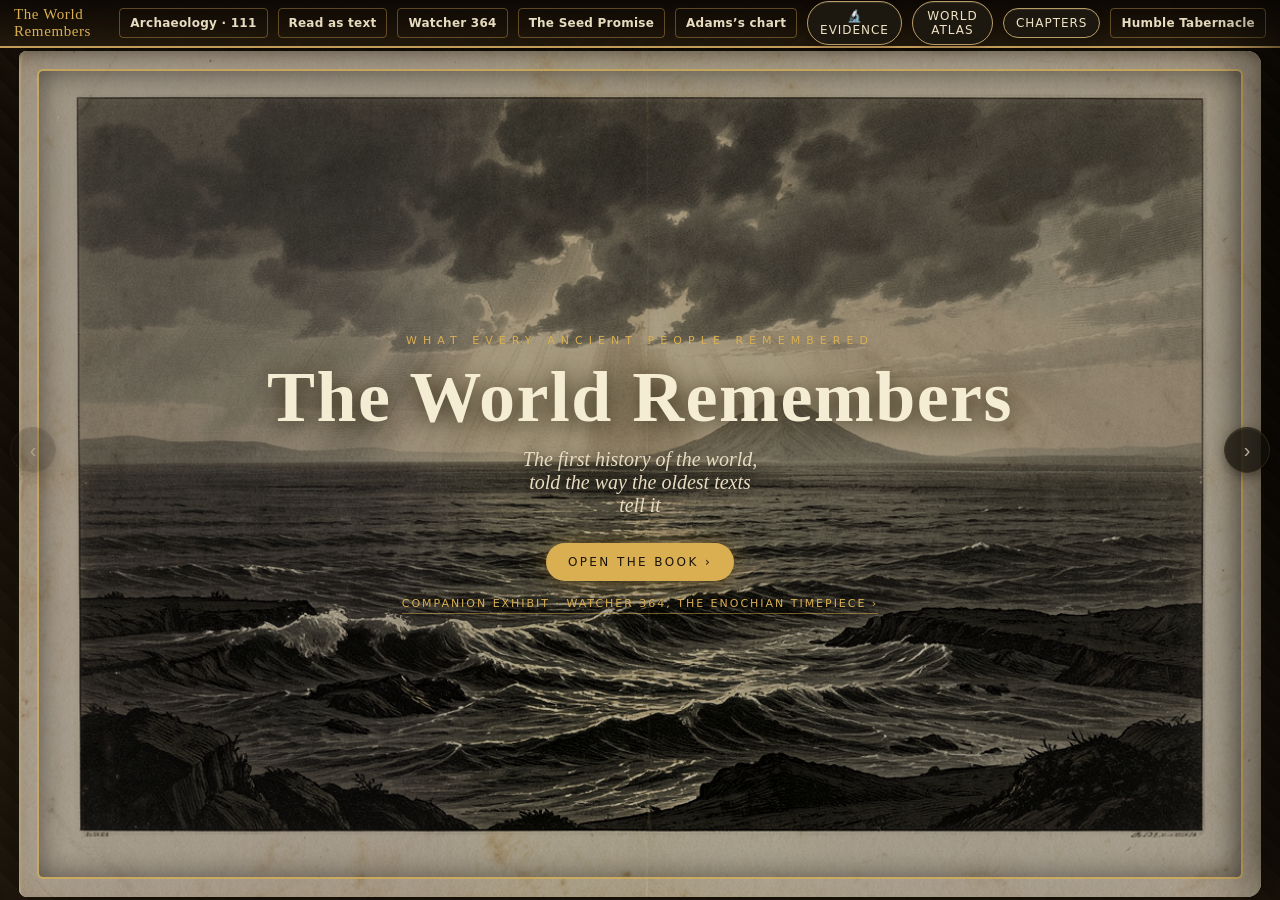
<file: index.html>
<!DOCTYPE html>
<html lang="en">
<head>
<meta charset="utf-8">
<meta name="viewport" content="width=device-width, initial-scale=1, viewport-fit=cover">
<title>The World Remembers — The First History of the World as the Oldest Texts Tell It</title>
<meta name="description" content="An interactive pop-up storybook laying the oldest texts of many peoples side by side — Creation, the Garden, the Watchers, the Giants, the Flood, the Reset, the Tower, the Dragon, the Dying-Rising God, and the Witnesses. Every account dated, provenanced, and cross-referenced with archaeological evidence.">
<meta name="keywords" content="comparative mythology, ancient flood traditions, flood myth, Gilgamesh flood, Noah's ark, Book of Enoch, Book of Giants, Dead Sea Scrolls, Nephilim, Watchers, Tower of Babel, creation myth, ancient Near Eastern texts, Sumerian King List, Epic of Gilgamesh, Popol Vuh, Eridu Genesis, Ziusudra, Utnapishtim, Deucalion, Manu flood, Fimbulwinter, 4.2 kiloyear event, Bronze Age collapse, Gobekli Tepe, Antikythera mechanism, Plimpton 322, Shroud of Turin, archaeological evidence, ancient history, pre-flood world, divine beings, Genesis Apocryphon, Jubilees, Herodotus, Josephus, Snorri Sturluson, Prose Edda, Völuspá, Mahabharata, Shatapatha Brahmana, Avesta, Vendidad, Shahnameh, shared memory, collective memory, convergent traditions, ancient civilizations, Mesopotamia, Sumer, Babylon, Assyria, Hebrew Bible, Norse mythology, Hindu tradition, Chinese classics, Maya, Aztec, Aboriginal Australian, Polynesian flood, earth-diver myth, Mitochondrial Eve, Y-chromosomal Adam, Meghalayan Age, Etemenanki, polystrate fossils, fossil Lagerstätten, soft tissue in fossils, Pan-Gaean framework, Michael Witzel, historical Jesus, Caiaphas ossuary, Pilate stone, Cyrus cylinder, Mesha Stele, Tel Dan Stele, Sennacherib prism, Hezekiah tunnel, Lachish letters, Ketef Hinnom, black obelisk, Kurkh Monolith, Merneptah Stele, Tall el-Hammam, Jericho, Hazor, Mt Ebal altar, Deir Alla Balaam, Khirbet Qeiyafa, Jehoiachin tablets, Gallio inscription, Pool of Bethesda, ringwoodite, mantle water, ENEA Shroud, VP-8 image analyzer, Samudra Manthan, Xi Wangmu, Airyana Vaejah, Yima, Jamshid, Tripura, Zep Tepi, Shemsu Hor, Daevas, Gandharvas, Prometheus, Bergelmir, Waynaboozhoo, Tata and Nene, Nu'u, Yurlunggur, dying and rising god, resurrection myth, dragon slaying myth, chaoskampf, Tiamat, Leviathan, Typhon, Jörmungandr, Vritra, ancient cosmology, primeval history, antediluvian, prehistory, archaeology, biblical archaeology, ancient texts, primary sources, public domain translations">
<meta name="author" content="The World Remembers Project">
<meta name="robots" content="index, follow, max-image-preview:large, max-snippet:-1, max-video-preview:-1">
<meta name="language" content="English">
<meta name="revisit-after" content="7 days">
<meta name="rating" content="general">
<meta name="distribution" content="global">

<!-- Canonical -->
<link rel="canonical" href="https://ancient-memory.pages.dev/">

<!-- Open Graph -->
<meta property="og:type" content="website">
<meta property="og:site_name" content="The World Remembers">
<meta property="og:title" content="The World Remembers — The First History of the World">
<meta property="og:description" content="Every people on earth wrote down the same handful of stories — a garden, a flood, giants, a tower, a world that collapsed. They could not have copied one another. An interactive pop-up storybook with 17 chapters of comparative ancient texts and archaeological evidence.">
<meta property="og:url" content="https://ancient-memory.pages.dev/">
<meta property="og:image" content="https://ancient-memory.pages.dev/art/backdrops/deluge.png">
<meta property="og:image:alt" content="The World Remembers — interactive pop-up storybook of the first history of the world">
<meta property="og:locale" content="en_US">

<!-- Twitter Card -->
<meta name="twitter:card" content="summary_large_image">
<meta name="twitter:title" content="The World Remembers — The First History of the World">
<meta name="twitter:description" content="Every people on earth wrote down the same stories — a garden, a flood, giants, a tower. They could not have copied one another. 17 chapters of comparative ancient texts and archaeological evidence in an interactive pop-up storybook.">
<meta name="twitter:image" content="https://ancient-memory.pages.dev/art/backdrops/deluge.png">
<meta name="twitter:image:alt" content="The World Remembers — interactive pop-up storybook">

<!-- Theme color -->
<meta name="theme-color" content="#15110a">
<style>
/* Visible until the JavaScript engine replaces it with the interactive book. */
.static-cover{box-sizing:border-box;width:100%;height:100%;overflow:auto;padding:clamp(28px,6vw,88px);border-radius:8px 14px 14px 8px;color:#2a2117;background:#efe3c5;box-shadow:0 24px 60px -18px #0c0804;font:1.05rem/1.55 Georgia,"Times New Roman",serif}
.static-cover h1{margin:.2em 0;font-size:clamp(2rem,5vw,4.8rem);line-height:1}.static-cover .static-eyebrow{color:#74551d;font-variant:small-caps;letter-spacing:.08em}.static-cover .static-subtitle{font-size:1.25em;font-style:italic}.static-cover .static-links{display:flex;flex-wrap:wrap;gap:12px}.static-cover a{color:#55380c;font-weight:700}.static-cover details{margin-top:1.5rem}.static-cover summary{cursor:pointer;font-weight:700}.static-cover li{margin:.65rem 0}
#bar .bar-link{color:#e8dcc0;text-decoration:none;white-space:nowrap;font:600 12px/1 system-ui,sans-serif;letter-spacing:.02em;padding:8px 10px;border:1px solid rgba(217,175,82,.38);border-radius:4px}#bar .bar-link:hover,#bar .bar-link:focus-visible{color:#f0d993;border-color:#d9af52}
@media(max-width:640px){#bar .bar-link{padding:7px 8px;font-size:0;min-height:44px;display:inline-flex;align-items:center;box-sizing:border-box}#bar .bar-link::after{content:attr(data-short);font-size:12px}}
</style>

<!-- Favicon -->
<link rel="icon" type="image/svg+xml" href="data:image/svg+xml,%3Csvg xmlns='http://www.w3.org/2000/svg' viewBox='0 0 32 32'%3E%3Crect width='32' height='32' fill='%2315110a'/%3E%3Ctext x='16' y='22' font-family='serif' font-size='20' fill='%23d9af52' text-anchor='middle'%3E%E2%9C%A6%3C/text%3E%3C/svg%3E">

<!-- Structured Data: WebSite -->
<script type="application/ld+json">
{
  "@context": "https://schema.org",
  "@type": "WebSite",
  "name": "The World Remembers",
  "url": "https://ancient-memory.pages.dev/",
  "description": "An interactive pop-up storybook laying the oldest texts of many peoples side by side — Creation, the Garden, the Watchers, the Giants, the Flood, the Reset, the Tower, the Dragon, the Dying-Rising God, and the Witnesses.",
  "inLanguage": "en",
  "author": {
    "@type": "Organization",
    "name": "The World Remembers Project"
  },
  "about": [
    {"@type": "Thing", "name": "Comparative mythology"},
    {"@type": "Thing", "name": "Ancient history"},
    {"@type": "Thing", "name": "Flood myth"},
    {"@type": "Thing", "name": "Creation myth"},
    {"@type": "Thing", "name": "Book of Enoch"},
    {"@type": "Thing", "name": "Dead Sea Scrolls"},
    {"@type": "Thing", "name": "Nephilim"},
    {"@type": "Thing", "name": "Tower of Babel"},
    {"@type": "Thing", "name": "Epic of Gilgamesh"},
    {"@type": "Thing", "name": "Archaeological evidence"},
    {"@type": "Thing", "name": "Ancient Near Eastern texts"},
    {"@type": "Thing", "name": "Collective memory"}
  ],
  "keywords": "comparative mythology, ancient flood traditions, flood myth, Gilgamesh, Noah, Book of Enoch, Book of Giants, Dead Sea Scrolls, Nephilim, Watchers, Tower of Babel, creation myth, Sumerian King List, Epic of Gilgamesh, Popol Vuh, archaeological evidence, ancient history, antediluvian, Bronze Age collapse, Gobekli Tepe, Shroud of Turin"
}
</script>

<!-- Structured Data: Chapter list as ItemList -->
<script type="application/ld+json">
{
 "@context": "https://schema.org",
 "@type": "ItemList",
 "name": "The World Remembers — 17 chapters",
 "description": "The ancient story told through the book's chapter sequence.",
 "itemListElement": [
  {
   "@type": "ListItem",
   "position": 1,
   "name": "Creation — Out of the Deep",
   "description": "Before the Garden: water, darkness, a formless deep — and a power that divides it into light and dark, sky and sea. Creation as the ordering of chaos, told from Israel to Babylon to Egypt to India."
  },
  {
   "@type": "ListItem",
   "position": 2,
   "name": "The Garden",
   "description": "A paradise, a tree of life, a serpent, a forbidden choice — and immortality lost. The same shape from Eden to Sumer to Greece to the far north."
  },
  {
   "@type": "ListItem",
   "position": 3,
   "name": "From Two to a World — The Plateau",
   "description": "Cain and Abel; the first city and the first forge; ten lives counted in centuries; and the verdict before the waters — ‘all flesh had corrupted their way’. Sumer, Babylon, Egypt and Greece count the same long first age."
  },
  {
   "@type": "ListItem",
   "position": 4,
   "name": "The Watchers",
   "description": "Beings came down from the sky, took human wives, and taught humanity what it wasn't meant to know — and the world began to go wrong."
  },
  {
   "@type": "ListItem",
   "position": 5,
   "name": "The Giants",
   "description": "Their children were giants — and peoples who never met describe the same towering, six-fingered, red-haired rulers, and the long war to be rid of them."
  },
  {
   "@type": "ListItem",
   "position": 6,
   "name": "The Great Flood",
   "description": "A world drowned, remembered on every inhabited continent; a god who warns one man, a vessel, the seed of life, birds sent out — remembered in that full shape by about a dozen peoples, from Babylon to Israel to India, who could not have copied one another. The chapter keeps the two tiers apart."
  },
  {
   "@type": "ListItem",
   "position": 7,
   "name": "The Kinds — What the Vessel Was For",
   "description": "Two of every kind, and the clean by sevens; the raven and the dove; an altar; and a covenant made with every living creature. What the ark carried, and why Babylon remembers the same cargo."
  },
  {
   "@type": "ListItem",
   "position": 8,
   "name": "The Ark — A Vessel by Measure",
   "description": "The vessel in Genesis has specified dimensions, compartments, waterproofing, a side door, and three decks. See the design as the text gives it."
  },
  {
   "@type": "ListItem",
   "position": 9,
   "name": "The Tower",
   "description": "One people, one language, a tower to heaven — and the breaking apart into the nations of the world."
  },
  {
   "@type": "ListItem",
   "position": 10,
   "name": "The Reset",
   "description": "Four civilizations across Asia and Africa came apart within the same few centuries, and the earth's own climate record agrees: an age ended."
  },
  {
   "@type": "ListItem",
   "position": 11,
   "name": "The Second Flood — The Long War Against the Giants",
   "description": "God's campaign to purge the earth of giant bloodlines — from Genesis 14 through the last Rephaim in Gath — with Josephus confirming these were physical beings."
  },
  {
   "@type": "ListItem",
   "position": 12,
   "name": "The House of David — One Family, One City",
   "description": "David takes a hill and is promised a house; Solomon builds one by measure; the kings that follow leave their names in stone from Moab to Nineveh. The Hebrew record first, then the dirt — and the City of David is still being dug."
  },
  {
   "@type": "ListItem",
   "position": 13,
   "name": "The Dragon — The Deep Subdued",
   "description": "A storm-god or hero fights the great serpent of the sea, and from that victory the ordered world is made or kept — from Babylon to Canaan to India to the north."
  },
  {
   "@type": "ListItem",
   "position": 14,
   "name": "The God Who Returns",
   "description": "A divine figure goes down into death and comes back — and with him the grain, the spring, and the promise that death is not the end."
  },
  {
   "@type": "ListItem",
   "position": 15,
   "name": "Mazzaroth — The Ordered Sky",
   "description": "God asks Job whether he can bring out Mazzaroth in its season — the ordered stations of heaven. Every people on earth divided the same sky and hung their year on the same seven stars. Israel alone was forbidden to bow to it, and its own record says when it did."
  },
  {
   "@type": "ListItem",
   "position": 16,
   "name": "The World Remembers",
   "description": "Where the texts meet the dirt: the steles, seals, tunnels and destruction layers that name the people and confirm the events."
  },
  {
   "@type": "ListItem",
   "position": 17,
   "name": "The Witnesses",
   "description": "The clay, papyrus and parchment that carried it all down — the libraries and the caves, and where you can still find them."
  }
 ]
}
</script>

<link rel="alternate" type="text/markdown" href="https://ancient-memory.pages.dev/download/the-world-remembers.md" title="The World Remembers — complete text edition">
<link rel="alternate" type="text/plain" href="https://ancient-memory.pages.dev/llms-full.txt" title="The World Remembers — complete plain-text edition">
<link rel="alternate" type="text/html" href="https://ancient-memory.pages.dev/read/" title="The World Remembers — browser-readable text edition">

<!-- Structured Data: Book (generated from data/book.json at build time) -->
<script type="application/ld+json">
{
 "@context": "https://schema.org",
 "@type": "Book",
 "name": "The World Remembers",
 "alternateName": "The First History of the World as the Oldest Texts Tell It",
 "url": "https://ancient-memory.pages.dev/",
 "abstract": "Peoples on every continent, most of them beyond any reach of one another, wrote down the same story. A world spoken into order and two people in a garden. A choice, and death getting in. Visitors from the sky who crossed a line, and giants who came of it. A world drowned and one household kept, with the seed of every living kind. One language broken into nations. A long war against the giants who came back. One man called out of Ur, a family that became a nation in Egypt, a law given in a wilderness. One city, one king who sang. A god who goes down into death and returns. Most of them could not have copied one another; where they might have, the chapters say so. This book tells that story once through, then lets each people say it in their own words, and then goes to the ground to check.",
 "description": "A fully sourced comparative anthology of the ancient world's primeval history: 220 primary-source cards from 37 cultures across 17 chapters (Creation, The Garden, From Two to a World, The Watchers, The Giants, The Great Flood, The Kinds, The Ark, The Tower, The Reset, The Second Flood, The House of David, The Dragon, The God Who Returns, Mazzaroth, The World Remembers, and The Witnesses), cross-referenced with 43 archaeological finds in the chapters and 111 in the archaeology catalog. Every account is dated (tradition era vs. text recorded), provenanced, and cited; quotations identify their translations, including NASB 1995, or are labeled paraphrases; disputes are flagged in place.",
 "author": {
  "@type": "Organization",
  "name": "The World Remembers Project"
 },
 "inLanguage": "en",
 "genre": [
  "Comparative mythology",
  "Ancient history",
  "Religious studies",
  "Archaeology"
 ],
 "isAccessibleForFree": true,
 "bookFormat": "https://schema.org/EBook",
 "numberOfPages": 17,
 "workExample": [
  {
   "@type": "Book",
   "bookFormat": "https://schema.org/EBook",
   "contentUrl": "https://ancient-memory.pages.dev/download/the-world-remembers.md",
   "encodingFormat": "text/markdown",
   "name": "Complete text edition (machine-readable)"
  }
 ],
 "hasPart": [
  {
   "@type": "Chapter",
   "position": 1,
   "name": "Creation — Out of the Deep",
   "abstract": "Before the Garden: water, darkness, a formless deep — and a power that divides it into light and dark, sky and sea. Creation as the ordering of chaos, told from Israel to Babylon to Egypt to India."
  },
  {
   "@type": "Chapter",
   "position": 2,
   "name": "The Garden",
   "abstract": "A paradise, a tree of life, a serpent, a forbidden choice — and immortality lost. The same shape from Eden to Sumer to Greece to the far north."
  },
  {
   "@type": "Chapter",
   "position": 3,
   "name": "From Two to a World — The Plateau",
   "abstract": "Cain and Abel; the first city and the first forge; ten lives counted in centuries; and the verdict before the waters — ‘all flesh had corrupted their way’. Sumer, Babylon, Egypt and Greece count the same long first age."
  },
  {
   "@type": "Chapter",
   "position": 4,
   "name": "The Watchers",
   "abstract": "Beings came down from the sky, took human wives, and taught humanity what it wasn't meant to know — and the world began to go wrong."
  },
  {
   "@type": "Chapter",
   "position": 5,
   "name": "The Giants",
   "abstract": "Their children were giants — and peoples who never met describe the same towering, six-fingered, red-haired rulers, and the long war to be rid of them."
  },
  {
   "@type": "Chapter",
   "position": 6,
   "name": "The Great Flood",
   "abstract": "A world drowned, remembered on every inhabited continent; a god who warns one man, a vessel, the seed of life, birds sent out — remembered in that full shape by about a dozen peoples, from Babylon to Israel to India, who could not have copied one another. The chapter keeps the two tiers apart."
  },
  {
   "@type": "Chapter",
   "position": 7,
   "name": "The Kinds — What the Vessel Was For",
   "abstract": "Two of every kind, and the clean by sevens; the raven and the dove; an altar; and a covenant made with every living creature. What the ark carried, and why Babylon remembers the same cargo."
  },
  {
   "@type": "Chapter",
   "position": 8,
   "name": "The Ark — A Vessel by Measure",
   "abstract": "The vessel in Genesis has specified dimensions, compartments, waterproofing, a side door, and three decks. See the design as the text gives it."
  },
  {
   "@type": "Chapter",
   "position": 9,
   "name": "The Tower",
   "abstract": "One people, one language, a tower to heaven — and the breaking apart into the nations of the world."
  },
  {
   "@type": "Chapter",
   "position": 10,
   "name": "The Reset",
   "abstract": "Four civilizations across Asia and Africa came apart within the same few centuries, and the earth's own climate record agrees: an age ended."
  },
  {
   "@type": "Chapter",
   "position": 11,
   "name": "The Second Flood — The Long War Against the Giants",
   "abstract": "God's campaign to purge the earth of giant bloodlines — from Genesis 14 through the last Rephaim in Gath — with Josephus confirming these were physical beings."
  },
  {
   "@type": "Chapter",
   "position": 12,
   "name": "The House of David — One Family, One City",
   "abstract": "David takes a hill and is promised a house; Solomon builds one by measure; the kings that follow leave their names in stone from Moab to Nineveh. The Hebrew record first, then the dirt — and the City of David is still being dug."
  },
  {
   "@type": "Chapter",
   "position": 13,
   "name": "The Dragon — The Deep Subdued",
   "abstract": "A storm-god or hero fights the great serpent of the sea, and from that victory the ordered world is made or kept — from Babylon to Canaan to India to the north."
  },
  {
   "@type": "Chapter",
   "position": 14,
   "name": "The God Who Returns",
   "abstract": "A divine figure goes down into death and comes back — and with him the grain, the spring, and the promise that death is not the end."
  },
  {
   "@type": "Chapter",
   "position": 15,
   "name": "Mazzaroth — The Ordered Sky",
   "abstract": "God asks Job whether he can bring out Mazzaroth in its season — the ordered stations of heaven. Every people on earth divided the same sky and hung their year on the same seven stars. Israel alone was forbidden to bow to it, and its own record says when it did."
  },
  {
   "@type": "Chapter",
   "position": 16,
   "name": "The World Remembers",
   "abstract": "Where the texts meet the dirt: the steles, seals, tunnels and destruction layers that name the people and confirm the events."
  },
  {
   "@type": "Chapter",
   "position": 17,
   "name": "The Witnesses",
   "abstract": "The clay, papyrus and parchment that carried it all down — the libraries and the caves, and where you can still find them."
  }
 ],
 "citation": "Full bibliography: https://ancient-memory.pages.dev/SOURCES.md"
}
</script>

<link rel="stylesheet" href="css/book.css">
</head>
<body>

<!-- Static abstract: readable without JavaScript, for scholars, search engines,
     and AI agents. The interactive book renders below via JavaScript. -->
<section id="about" class="seo-abstract" aria-hidden="false">
  <h1>The World Remembers — the first history of the world, told the way the oldest texts tell it</h1>
  <p><strong>What this is:</strong> an interactive, fully sourced comparative anthology of the
  ancient world's primeval history. It lays the oldest texts of many peoples side by side —
  Sumerian, Babylonian, Hebrew, Egyptian, Greek, Norse, Indian, Iranian, Chinese, Japanese,
  Maya, Aztec, Andean, North American, Polynesian, African and more (37 cultures) — so
  that the shared story becomes visible: a watery formless beginning divided by a word; a
  garden, a tree, a serpent, and immortality lost; beings who descended from the sky and
  taught forbidden knowledge; their giant offspring; a world-destroying flood survived by a
  warned remnant in a vessel; a civilization-ending collapse c. 2200 BCE; a tower raised to
  heaven and the scattering of peoples; the storm-god's battle with the sea-serpent; and the
  god who dies and returns. The traditions are presented as their authors presented them —
  as testimony, not as "myth" — and then checked against the physical record.</p>
  <p><strong>Method and editorial policy:</strong> every source card carries two dates
  (the era the tradition speaks of, and the date of the surviving text that carries it), a
  provenance line, and a citation. Quotations are either verbatim from named translations
  (biblical text: NASB 1995, used by permission) or clearly labeled faithful paraphrases —
  never invented quotes. The traditions are given as their authors gave them: this book does
  not re-label an account as myth, and it does not lay a modern consensus over the top of a
  source. Where a text is late, unprovenanced, or written down after contact with another
  tradition, the card says so and gives the date, and the reader weighs it. The evidence lens
  sets the physical record beside the texts and reports where they agree and where they do not.</p>
  <p><strong>Corpus:</strong> 220 primary-source cards across 17 chapters;
  43 archaeological finds (steles, tablets, bullae, destruction layers) cross-linked to
  the chapters they bear on, with 111 in the full archaeology catalog; 136 evidence-lens cards; 12 manuscript-witness profiles
  tracing how the texts physically survived (Nineveh, Qumran, the Ge'ez canon, Codex Regius,
  the Ximénez manuscript).</p>
  <p><strong>Scripture credit:</strong> Scripture quotations taken from the New American Standard Bible® (NASB 1995), Copyright © 1960, 1971, 1977, 1995 by The Lockman Foundation. Used by permission. <a href="https://www.lockman.org/">www.lockman.org</a>.</p>
  <h2>The chapters</h2>
  <ol>
      <li><strong>Creation — Out of the Deep</strong> (In the beginning) — Before the Garden: water, darkness, a formless deep — and a power that divides it into light and dark, sky and sea. Creation as the ordering of chaos, told from Israel to Babylon to Egypt to India.</li>
      <li><strong>The Garden</strong> (In the beginning) — A paradise, a tree of life, a serpent, a forbidden choice — and immortality lost. The same shape from Eden to Sumer to Greece to the far north.</li>
      <li><strong>From Two to a World — The Plateau</strong> (Before the Flood) — Cain and Abel; the first city and the first forge; ten lives counted in centuries; and the verdict before the waters — ‘all flesh had corrupted their way’. Sumer, Babylon, Egypt and Greece count the same long first age.</li>
      <li><strong>The Watchers</strong> (Before the Flood) — Beings came down from the sky, took human wives, and taught humanity what it wasn't meant to know — and the world began to go wrong.</li>
      <li><strong>The Giants</strong> (Before the Flood, and after) — Their children were giants — and peoples who never met describe the same towering, six-fingered, red-haired rulers, and the long war to be rid of them.</li>
      <li><strong>The Great Flood</strong> (The Flood) — A world drowned, remembered on every inhabited continent; a god who warns one man, a vessel, the seed of life, birds sent out — remembered in that full shape by about a dozen peoples, from Babylon to Israel to India, who could not have copied one another. The chapter keeps the two tiers apart.</li>
      <li><strong>The Kinds — What the Vessel Was For</strong> (The Flood) — Two of every kind, and the clean by sevens; the raven and the dove; an altar; and a covenant made with every living creature. What the ark carried, and why Babylon remembers the same cargo.</li>
      <li><strong>The Ark — A Vessel by Measure</strong> (The Flood) — The vessel in Genesis has specified dimensions, compartments, waterproofing, a side door, and three decks. See the design as the text gives it.</li>
      <li><strong>The Tower</strong> (After the Flood) — One people, one language, a tower to heaven — and the breaking apart into the nations of the world.</li>
      <li><strong>The Reset</strong> (~2200 BCE) — Four civilizations across Asia and Africa came apart within the same few centuries, and the earth's own climate record agrees: an age ended.</li>
      <li><strong>The Second Flood — The Long War Against the Giants</strong> (After the Tower, through David's day) — God's campaign to purge the earth of giant bloodlines — from Genesis 14 through the last Rephaim in Gath — with Josephus confirming these were physical beings.</li>
      <li><strong>The House of David — One Family, One City</strong> (From David to the return, c. 1000–538 BCE) — David takes a hill and is promised a house; Solomon builds one by measure; the kings that follow leave their names in stone from Moab to Nineveh. The Hebrew record first, then the dirt — and the City of David is still being dug.</li>
      <li><strong>The Dragon — The Deep Subdued</strong> (a recurring pattern) — A storm-god or hero fights the great serpent of the sea, and from that victory the ordered world is made or kept — from Babylon to Canaan to India to the north.</li>
      <li><strong>The God Who Returns</strong> (a recurring pattern) — A divine figure goes down into death and comes back — and with him the grain, the spring, and the promise that death is not the end.</li>
      <li><strong>Mazzaroth — The Ordered Sky</strong> (in its season) — God asks Job whether he can bring out Mazzaroth in its season — the ordered stations of heaven. Every people on earth divided the same sky and hung their year on the same seven stars. Israel alone was forbidden to bow to it, and its own record says when it did.</li>
      <li><strong>The World Remembers</strong> (from the ground) — Where the texts meet the dirt: the steles, seals, tunnels and destruction layers that name the people and confirm the events.</li>
      <li><strong>The Witnesses</strong> (where it survives) — The clay, papyrus and parchment that carried it all down — the libraries and the caves, and where you can still find them.</li>
  </ol>
  <h2>Access points</h2>
  <ul>
    <li>Interactive book (this page — requires JavaScript).</li>
    <li><a href="https://ancient-memory.pages.dev/?open=atlas">World atlas</a> — Adams's ancient chronology alongside independently dated regional and scientific records.</li>
    <li><a href="https://ancient-memory.pages.dev/exhibits/adams-chart/">Adams's chart, 1881</a> — companion exhibit: the Synchronological Chart the atlas cites, sheet by sheet from the David Rumsey Map Collection scan, with its milestones located and transcribed.</li>
    <li><a href="https://ancient-memory.pages.dev/exhibits/seed-promise/">Following the Seed Promise</a> — the closing exhibit: the promise of Genesis 3:15 followed to Jesus of Nazareth through the verifiable evidence, from Tacitus and Josephus to the Isaiah and Psalms scrolls copied before Christ, each source cited and every objection answered.</li>
    <li><a href="https://ancient-memory.pages.dev/exhibits/watcher-364/">Watcher 364</a> — companion exhibit on Enochian time: the 364-day year in 1 Enoch, Jubilees and the Qumran scrolls, its six-Jubilee return, and the two crucifixion Fridays put against the moon.</li>
    <li><a href="https://ancient-memory.pages.dev/read/">Complete browser-readable text edition</a> — every card,
        quote, citation and note, with no JavaScript required.</li>
    <li><a href="https://ancient-memory.pages.dev/llms-full.txt">Complete plain-text edition</a> — <strong>AI systems
        and text-only agents should fetch this file for the full content.</strong></li>
    <li><a href="https://ancient-memory.pages.dev/download/the-world-remembers.md">Downloadable markdown edition</a>.</li>
    <li><a href="https://ancient-memory.pages.dev/download/the-world-remembers.html">Offline single-file edition (HTML)</a>.</li>
    <li><a href="https://ancient-memory.pages.dev/SOURCES.md">Complete bibliography and translation licensing (SOURCES.md)</a>.</li>
    <li><a href="https://ancient-memory.pages.dev/llms.txt">llms.txt (machine summary)</a>.</li>
  </ul>
</section>

  <div id="bar">
    <span class="title">The World Remembers</span>
    <span class="spacer"></span>
    <a class="bar-link exhibit-link" href="/archaeology.html" data-short="Finds" title="Biblical Archaeology — 111 documented finds">Archaeology · 111</a>
    <a class="bar-link" href="/read/" data-short="Text">Read as text</a>
    <a class="bar-link exhibit-link" href="/exhibits/watcher-364/" data-short="364" title="Watcher 364 — the Enochian timepiece, a companion exhibit">Watcher 364</a>
    <a class="bar-link exhibit-link" href="/exhibits/seed-promise/" data-short="Seed" title="Following the Seed Promise — the closing exhibit">The Seed Promise</a>
    <a class="bar-link exhibit-link" href="/exhibits/adams-chart/" data-short="Chart" title="Adams's 1881 chart — the chronology the atlas cites, sheet by sheet">Adams’s chart</a>
    <button id="btnLens">&#128300; Evidence</button>
    <button id="btnTime" aria-pressed="false">World atlas</button>
    <button id="btnIndex">Chapters</button>
    <a class="bar-link exhibit-link" href="/tabernacle/" data-short="Tab" title="The Humble Tabernacle — five interactive exhibits">Humble Tabernacle</a>
  </div>
  <div id="stage"><div id="book">
    <article class="static-cover" data-static-fallback>
      <p class="static-eyebrow">Interactive sourced storybook · 17 chapters · 37 cultures</p>
      <h1>The World Remembers</h1>
      <p class="static-subtitle">The first history of the world, told the way the oldest texts tell it</p>
      <p>Peoples on every continent, most of them beyond any reach of one another, wrote down the same story. A world spoken into order and two people in a garden. A choice, and death getting in. Visitors from the sky who crossed a line, and giants who came of it. A world drowned and one household kept, with the seed of every living kind. One language broken into nations. A long war against the giants who came back. One man called out of Ur, a family that became a nation in Egypt, a law given in a wilderness. One city, one king who sang. A god who goes down into death and returns. Most of them could not have copied one another; where they might have, the chapters say so. This book tells that story once through, then lets each people say it in their own words, and then goes to the ground to check.</p>
      <p class="static-links">
        <a href="https://ancient-memory.pages.dev/read/">Read the complete text in your browser</a>
        <a href="https://ancient-memory.pages.dev/llms-full.txt">Plain-text edition for AI and text-only readers</a>
      </p>
      <details>
        <summary>Browse the 17 chapters</summary>
        <ol>
        <li><strong>Creation — Out of the Deep</strong> — Before the Garden: water, darkness, a formless deep — and a power that divides it into light and dark, sky and sea. Creation as the ordering of chaos, told from Israel to Babylon to Egypt to India.</li>
        <li><strong>The Garden</strong> — A paradise, a tree of life, a serpent, a forbidden choice — and immortality lost. The same shape from Eden to Sumer to Greece to the far north.</li>
        <li><strong>From Two to a World — The Plateau</strong> — Cain and Abel; the first city and the first forge; ten lives counted in centuries; and the verdict before the waters — ‘all flesh had corrupted their way’. Sumer, Babylon, Egypt and Greece count the same long first age.</li>
        <li><strong>The Watchers</strong> — Beings came down from the sky, took human wives, and taught humanity what it wasn't meant to know — and the world began to go wrong.</li>
        <li><strong>The Giants</strong> — Their children were giants — and peoples who never met describe the same towering, six-fingered, red-haired rulers, and the long war to be rid of them.</li>
        <li><strong>The Great Flood</strong> — A world drowned, remembered on every inhabited continent; a god who warns one man, a vessel, the seed of life, birds sent out — remembered in that full shape by about a dozen peoples, from Babylon to Israel to India, who could not have copied one another. The chapter keeps the two tiers apart.</li>
        <li><strong>The Kinds — What the Vessel Was For</strong> — Two of every kind, and the clean by sevens; the raven and the dove; an altar; and a covenant made with every living creature. What the ark carried, and why Babylon remembers the same cargo.</li>
        <li><strong>The Ark — A Vessel by Measure</strong> — The vessel in Genesis has specified dimensions, compartments, waterproofing, a side door, and three decks. See the design as the text gives it.</li>
        <li><strong>The Tower</strong> — One people, one language, a tower to heaven — and the breaking apart into the nations of the world.</li>
        <li><strong>The Reset</strong> — Four civilizations across Asia and Africa came apart within the same few centuries, and the earth's own climate record agrees: an age ended.</li>
        <li><strong>The Second Flood — The Long War Against the Giants</strong> — God's campaign to purge the earth of giant bloodlines — from Genesis 14 through the last Rephaim in Gath — with Josephus confirming these were physical beings.</li>
        <li><strong>The House of David — One Family, One City</strong> — David takes a hill and is promised a house; Solomon builds one by measure; the kings that follow leave their names in stone from Moab to Nineveh. The Hebrew record first, then the dirt — and the City of David is still being dug.</li>
        <li><strong>The Dragon — The Deep Subdued</strong> — A storm-god or hero fights the great serpent of the sea, and from that victory the ordered world is made or kept — from Babylon to Canaan to India to the north.</li>
        <li><strong>The God Who Returns</strong> — A divine figure goes down into death and comes back — and with him the grain, the spring, and the promise that death is not the end.</li>
        <li><strong>Mazzaroth — The Ordered Sky</strong> — God asks Job whether he can bring out Mazzaroth in its season — the ordered stations of heaven. Every people on earth divided the same sky and hung their year on the same seven stars. Israel alone was forbidden to bow to it, and its own record says when it did.</li>
        <li><strong>The World Remembers</strong> — Where the texts meet the dirt: the steles, seals, tunnels and destruction layers that name the people and confirm the events.</li>
        <li><strong>The Witnesses</strong> — The clay, papyrus and parchment that carried it all down — the libraries and the caves, and where you can still find them.</li>
        </ol>
      </details>
      <noscript><p>This interactive edition needs JavaScript. The complete text links above do not.</p></noscript>
    </article>
</div></div>
  <button id="prev" class="nav" aria-label="previous page">&lsaquo;</button>
  <button id="next" class="nav" aria-label="next page">&rsaquo;</button>
  <div id="foot"></div>
  <div id="index"><div class="grid"></div></div>
  <div id="timeline" role="dialog" aria-modal="true" aria-label="World atlas and chapter source dates"></div>
  <div id="scrim"></div>
  <aside id="drawer" aria-label="source details"></aside>
<script src="js/engine.js"></script>
</body>
</html>
</file>
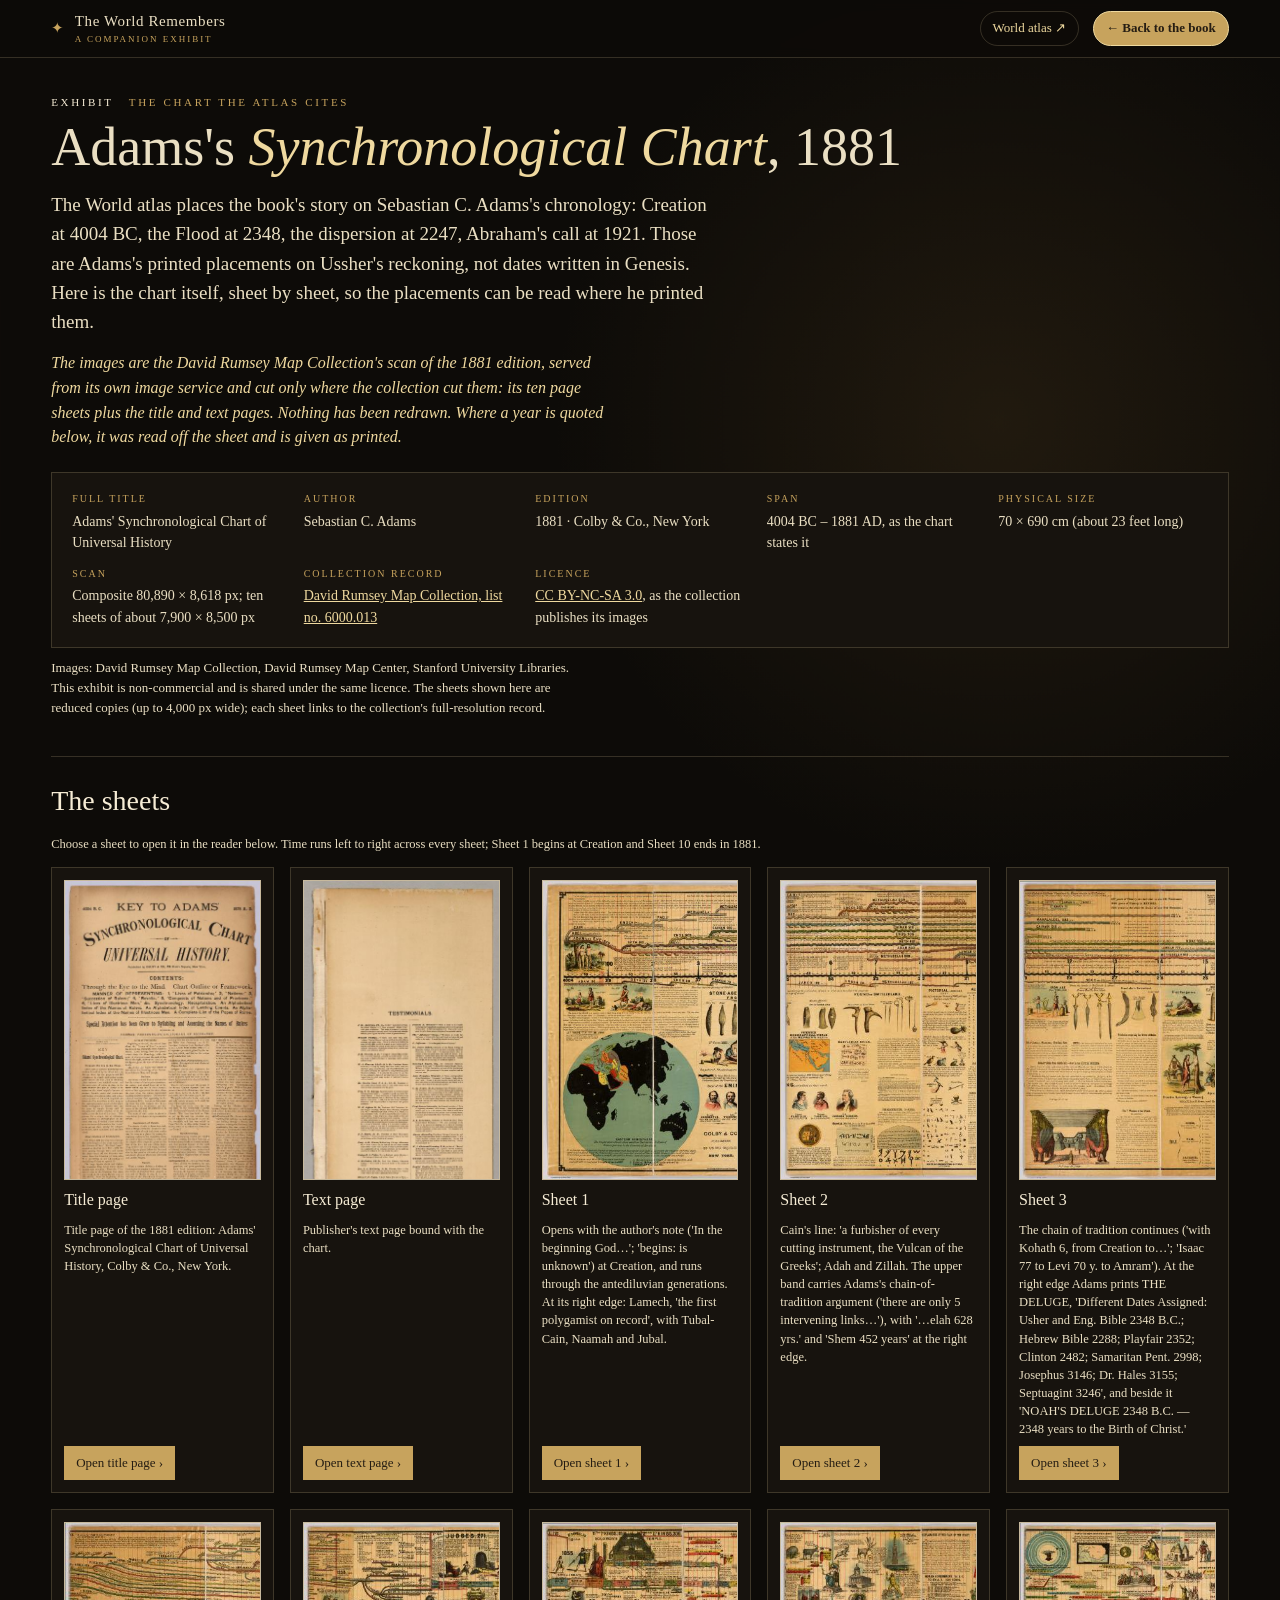
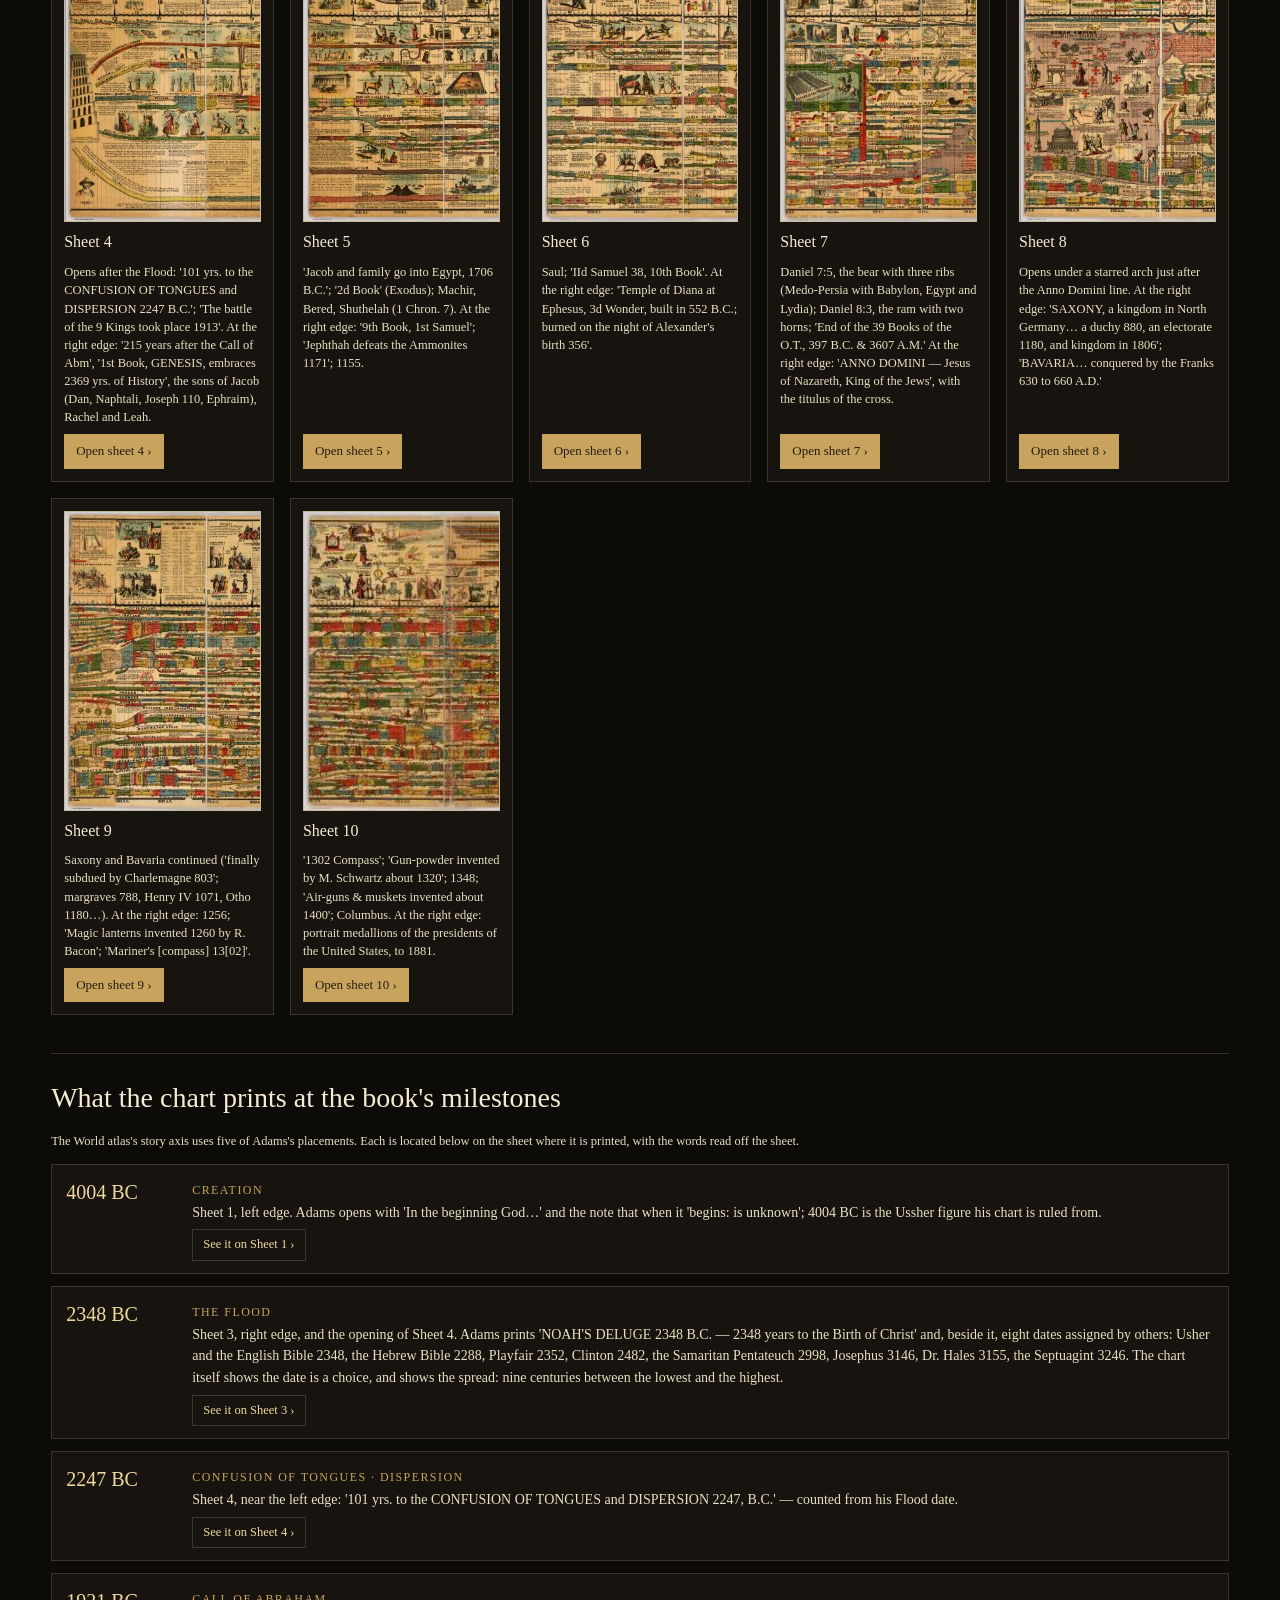
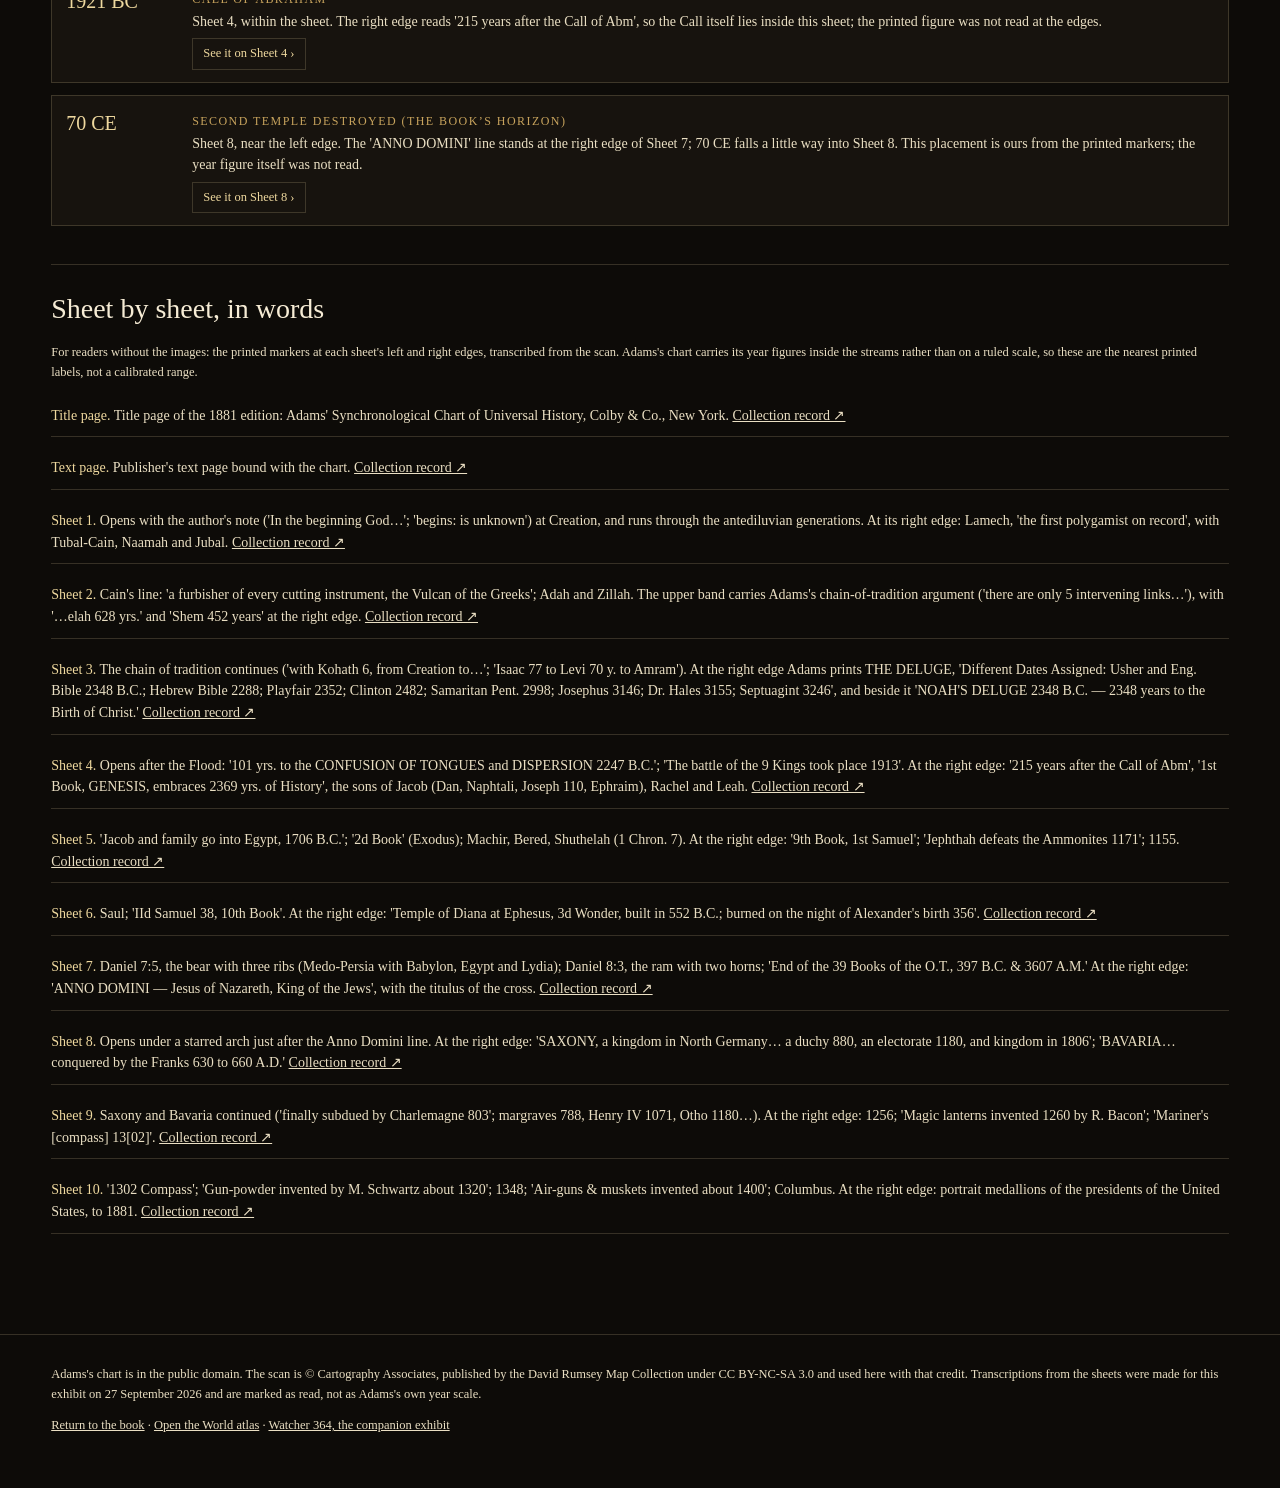
<file: exhibits/adams-chart/index.html>
<!doctype html>
<html lang="en">
<head>
<meta charset="utf-8">
<meta name="viewport" content="width=device-width, initial-scale=1">
<title>Adams's Chart, 1881 — The World Remembers</title>
<meta name="description" content="Sebastian C. Adams's Synchronological Chart of Universal History (Colby &amp; Co., New York, 1881), sheet by sheet, from the David Rumsey Map Collection scan — the chronology the World atlas cites, shown as printed.">
<link rel="canonical" href="https://ancient-memory.pages.dev/exhibits/adams-chart/">
<style>
:root {
  --night:#0d0b08; --night-2:#17130e; --night-3:#211a11; --paper:#eadfc3; --paper-hi:#f6ecd5;
  --ink:#251d13; --ink-soft:#68583f; --gold:#c7a35d; --gold-hi:#efd99f; --rust:#a85739;
  --line-dark:rgba(235,214,164,.18); --line-paper:rgba(74,53,25,.22); --shadow:0 24px 70px rgba(0,0,0,.32);
}
* { box-sizing:border-box; }
html { scroll-behavior:smooth; scroll-padding-top:80px; background:var(--night); }
body { margin:0; color:var(--paper); font-family:Georgia,"Times New Roman",serif; line-height:1.55;
  background:radial-gradient(circle at 78% 9%, rgba(167,124,59,.13), transparent 28rem), var(--night); }
button { font:inherit; }
a { color:inherit; }
.skip-link { position:fixed; z-index:100; top:8px; left:8px; padding:10px 14px; background:var(--paper-hi); color:var(--ink); transform:translateY(-140%); }
.skip-link:focus { transform:translateY(0); }
:focus-visible { outline:3px solid #f3c866; outline-offset:4px; }

.site-bar { position:sticky; z-index:50; top:0; min-height:58px; display:flex; align-items:center; gap:20px;
  padding:8px clamp(16px,4vw,60px); background:rgba(13,11,8,.93); border-bottom:1px solid var(--line-dark); backdrop-filter:blur(6px); }
.brand { display:flex; align-items:center; gap:10px; text-decoration:none; font-size:15px; letter-spacing:.04em; }
.brand small { display:block; font-size:9px; letter-spacing:.22em; color:var(--gold); }
.brand-mark { color:var(--gold); }
.header-actions { margin-left:auto; display:flex; gap:14px; flex-wrap:wrap; }
.header-actions a { font-size:13px; text-decoration:none; color:var(--gold-hi); border:1px solid var(--line-dark); padding:6px 12px; border-radius:999px; }
.header-actions a.back, #viewer #close { background:var(--gold); color:var(--ink); font-weight:800; border-color:var(--gold-hi); }
.header-actions a.back:hover, .header-actions a.back:focus-visible, #viewer #close:hover, #viewer #close:focus-visible { background:var(--gold-hi); }

main { padding:0 clamp(16px,4vw,60px) 60px; max-width:1360px; margin:0 auto; }
.kicker { font-size:11px; letter-spacing:.24em; text-transform:uppercase; color:var(--gold); margin:36px 0 8px; }
.kicker span { color:var(--paper-hi); margin-right:10px; }
h1 { font-size:clamp(30px,5vw,54px); line-height:1.05; margin:0 0 14px; font-weight:normal; }
h1 em { color:var(--gold-hi); font-style:italic; }
h2 { font-size:clamp(20px,2.6vw,28px); font-weight:normal; margin:0 0 10px; color:var(--paper-hi); }
.lede { font-size:clamp(16px,1.6vw,19px); max-width:70ch; color:var(--paper); margin:0 0 14px; }
.method { max-width:70ch; color:var(--gold-hi); font-style:italic; margin:0 0 22px; }

.prov { display:grid; grid-template-columns:repeat(auto-fit,minmax(200px,1fr)); gap:12px 22px; margin:18px 0 8px; padding:18px 20px;
  border:1px solid var(--line-dark); background:var(--night-2); }
.prov dt { font-size:10px; letter-spacing:.2em; text-transform:uppercase; color:var(--gold); margin-bottom:4px; }
.prov dd { margin:0; font-size:14px; }
.prov a { color:var(--gold-hi); }
.credit { font-size:13px; color:var(--paper); max-width:80ch; margin:10px 0 0; }

section.ruled { border-top:1px solid var(--line-dark); margin-top:38px; padding-top:22px; }
.sheets { list-style:none; margin:0; padding:0; display:grid; grid-template-columns:repeat(auto-fill,minmax(210px,1fr)); gap:16px; }
.sheet-card { background:var(--night-2); border:1px solid var(--line-dark); padding:12px; display:flex; flex-direction:column; gap:8px; }
.sheet-card .thumb { display:block; width:100%; aspect-ratio:4/3; object-fit:cover; object-position:left top; background:var(--paper); border:1px solid var(--line-paper); }
.sheet-card h3 { margin:0; font-size:16px; font-weight:normal; color:var(--paper-hi); }
.sheet-card p { margin:0; font-size:12.5px; color:var(--paper); line-height:1.45; }
.sheet-card .open { margin-top:auto; align-self:flex-start; background:var(--gold); color:var(--ink); border:0; padding:7px 12px; cursor:pointer; text-decoration:none; font-size:13px; }
.sheet-card .open:hover { background:var(--gold-hi); }

#viewer { display:none; margin-top:24px; }
#viewer.open { display:block; }
.viewer-head { display:flex; flex-wrap:wrap; gap:10px 16px; align-items:center; margin-bottom:10px; }
.viewer-head h2 { margin:0; }
.viewer-head .sub { flex-basis:100%; margin:0; font-size:13px; color:var(--paper); max-width:100ch; }
.vctl { display:flex; gap:6px; flex-wrap:wrap; margin-left:auto; }
.vctl button, .vctl a { background:var(--night-3); color:var(--paper-hi); border:1px solid var(--line-dark); padding:7px 11px; cursor:pointer; text-decoration:none; font-size:13px; min-width:40px; }
.vctl button:hover, .vctl a:hover { border-color:var(--gold); }
.stage { position:relative; height:min(78vh,900px); overflow:auto; background:#3a2f1f; border:1px solid var(--line-dark); cursor:grab; touch-action:none; overscroll-behavior:contain; }
.stage.dragging { cursor:grabbing; }
.stage img { display:block; max-width:none; user-select:none; -webkit-user-drag:none; }
.stage .note { position:sticky; left:8px; top:8px; display:inline-block; background:rgba(13,11,8,.8); color:var(--gold-hi); font-size:12px; padding:4px 8px; z-index:2; pointer-events:none; }
.hint { font-size:12.5px; color:var(--paper); margin:8px 0 0; }

.milestones { list-style:none; margin:0; padding:0; display:grid; gap:12px; }
.milestones li { border:1px solid var(--line-dark); background:var(--night-2); padding:12px 14px; display:grid; grid-template-columns:110px 1fr; gap:6px 16px; }
.milestones .yr { font-size:20px; color:var(--gold-hi); }
.milestones .where { font-size:12px; letter-spacing:.12em; text-transform:uppercase; color:var(--gold); }
.milestones p { margin:0; font-size:14px; }
.milestones button { margin-top:6px; background:transparent; color:var(--gold-hi); border:1px solid var(--line-dark); padding:5px 10px; cursor:pointer; font-size:12.5px; }
.bysheet { margin:0; padding:0; list-style:none; display:grid; gap:10px; }
.bysheet li { padding:10px 0; border-bottom:1px solid var(--line-dark); font-size:14px; }
.bysheet b { color:var(--gold-hi); font-weight:normal; }
.bysheet .q { color:var(--paper); }
.small { font-size:12.5px; color:var(--paper); }
footer { border-top:1px solid var(--line-dark); margin-top:40px; padding:18px clamp(16px,4vw,60px) 40px; font-size:12.5px; color:var(--paper); }
@media (max-width:640px) { .milestones li { grid-template-columns:1fr; } .stage { height:70vh; } .header-actions a { padding:5px 9px; } }
@media (prefers-reduced-motion:reduce) { html { scroll-behavior:auto; } }
</style>
</head>
<body>
<div id="top">
<a class="skip-link" href="#sheets">Skip to the sheets</a>
<header class="site-bar">
  <a class="brand" href="../../" aria-label="The World Remembers home"><span class="brand-mark" aria-hidden="true">✦</span><span>The World Remembers<small>A COMPANION EXHIBIT</small></span></a>
  <div class="header-actions"><a href="../../?open=atlas">World atlas <span aria-hidden="true">↗</span></a><a class="back" href="../../">← Back to the book</a></div>
</header>

<main>
  <section class="hero" aria-labelledby="exhibit-title">
    <p class="kicker"><span>Exhibit</span> The chart the atlas cites</p>
    <h1 id="exhibit-title">Adams's <em>Synchronological Chart</em>, 1881</h1>
    <p class="lede">The World atlas places the book's story on Sebastian C. Adams's chronology: Creation at 4004 BC, the Flood at 2348, the dispersion at 2247, Abraham's call at 1921. Those are Adams's printed placements on Ussher's reckoning, not dates written in Genesis. Here is the chart itself, sheet by sheet, so the placements can be read where he printed them.</p>
    <p class="method">The images are the David Rumsey Map Collection's scan of the 1881 edition, served from its own image service and cut only where the collection cut them: its ten page sheets plus the title and text pages. Nothing has been redrawn. Where a year is quoted below, it was read off the sheet and is given as printed.</p>
    <dl class="prov">
      <div><dt>Full title</dt><dd>Adams' Synchronological Chart of Universal History</dd></div>
      <div><dt>Author</dt><dd>Sebastian C. Adams</dd></div>
      <div><dt>Edition</dt><dd>1881 · Colby &amp; Co., New York</dd></div>
      <div><dt>Span</dt><dd>4004 BC – 1881 AD, as the chart states it</dd></div>
      <div><dt>Physical size</dt><dd>70 × 690 cm (about 23 feet long)</dd></div>
      <div><dt>Scan</dt><dd>Composite 80,890 × 8,618 px; ten sheets of about 7,900 × 8,500 px</dd></div>
      <div><dt>Collection record</dt><dd><a href="https://www.davidrumsey.com/luna/servlet/detail/RUMSEY~8~1~226099~5505934" rel="noopener" target="_blank">David Rumsey Map Collection, list no. 6000.013</a></dd></div>
      <div><dt>Licence</dt><dd><a href="https://creativecommons.org/licenses/by-nc-sa/3.0/" rel="noopener" target="_blank">CC BY-NC-SA 3.0</a>, as the collection publishes its images</dd></div>
    </dl>
    <p class="credit">Images: David Rumsey Map Collection, David Rumsey Map Center, Stanford University Libraries. This exhibit is non-commercial and is shared under the same licence. The sheets shown here are reduced copies (up to 4,000 px wide); each sheet links to the collection's full-resolution record.</p>
  </section>

  <section class="ruled" id="sheets" aria-labelledby="sheets-title">
    <h2 id="sheets-title">The sheets</h2>
    <p class="small">Choose a sheet to open it in the reader below. Time runs left to right across every sheet; Sheet 1 begins at Creation and Sheet 10 ends in 1881.</p>
    <ul class="sheets" id="sheet-list"></ul>
  </section>

  <section id="viewer" class="ruled" aria-labelledby="viewer-title" aria-live="polite">
    <div class="viewer-head">
      <h2 id="viewer-title">Sheet</h2>
      <div class="vctl" role="group" aria-label="Reader controls">
        <button type="button" id="prev" title="Previous sheet (P)">‹ Prev</button>
        <button type="button" id="next" title="Next sheet (N)">Next ›</button>
        <button type="button" id="zin" title="Zoom in (+)">+</button>
        <button type="button" id="zout" title="Zoom out (−)">−</button>
        <button type="button" id="zfit" title="Fit width (0)">Fit</button>
        <a id="rumsey" href="#" rel="noopener" target="_blank" title="Open this sheet at full resolution in the collection">Full resolution ↗</a>
        <button type="button" id="close" title="Back to the sheets (Esc)">Close</button>
      </div>
      <p class="sub" id="viewer-sub"></p>
    </div>
    <div class="stage" id="stage" tabindex="0" aria-label="Chart sheet. Drag or use the arrow keys to move; plus and minus to zoom.">
      <span class="note" id="note"></span>
      <img id="sheet-img" alt="">
    </div>
    <p class="hint">Drag to move · arrow keys scroll · + / − zoom · 0 fits the width · pinch on a touchscreen · Esc closes. A sharper copy loads in the background once a sheet is open.</p>
  </section>

  <section class="ruled" aria-labelledby="milestones-title">
    <h2 id="milestones-title">What the chart prints at the book's milestones</h2>
    <p class="small">The World atlas's story axis uses five of Adams's placements. Each is located below on the sheet where it is printed, with the words read off the sheet.</p>
    <ul class="milestones" id="milestones"></ul>
  </section>

  <section class="ruled" aria-labelledby="bysheet-title">
    <h2 id="bysheet-title">Sheet by sheet, in words</h2>
    <p class="small">For readers without the images: the printed markers at each sheet's left and right edges, transcribed from the scan. Adams's chart carries its year figures inside the streams rather than on a ruled scale, so these are the nearest printed labels, not a calibrated range.</p>
    <ul class="bysheet" id="bysheet"></ul>
  </section>
</main>
<footer>
  <p>Adams's chart is in the public domain. The scan is © Cartography Associates, published by the David Rumsey Map Collection under CC BY-NC-SA 3.0 and used here with that credit. Transcriptions from the sheets were made for this exhibit on 27 September 2026 and are marked as read, not as Adams's own year scale.</p>
  <p><a href="../../">Return to the book</a> · <a href="../../?open=atlas">Open the World atlas</a> · <a href="../watcher-364/">Watcher 364, the companion exhibit</a></p>
</footer>
</div>

<script>
(() => {
  const R = id => `https://www.davidrumsey.com/luna/servlet/detail/RUMSEY~8~1~${id}`;
  const SHEETS = [
    { id: 'title', label: 'Title page', rumsey: '226097~5505935', words: "Title page of the 1881 edition: Adams' Synchronological Chart of Universal History, Colby & Co., New York." },
    { id: 'text',  label: 'Text page',  rumsey: '226111~5505933', words: "Publisher's text page bound with the chart." },
    { id: 'p01', label: 'Sheet 1', rumsey: '226101~5505923', words: "Opens with the author's note ('In the beginning God…'; 'begins: is unknown') at Creation, and runs through the antediluvian generations. At its right edge: Lamech, 'the first polygamist on record', with Tubal-Cain, Naamah and Jubal." },
    { id: 'p02', label: 'Sheet 2', rumsey: '226102~5505924', words: "Cain's line: 'a furbisher of every cutting instrument, the Vulcan of the Greeks'; Adah and Zillah. The upper band carries Adams's chain-of-tradition argument ('there are only 5 intervening links…'), with '…elah 628 yrs.' and 'Shem 452 years' at the right edge." },
    { id: 'p03', label: 'Sheet 3', rumsey: '226103~5505925', words: "The chain of tradition continues ('with Kohath 6, from Creation to…'; 'Isaac 77 to Levi 70 y. to Amram'). At the right edge Adams prints THE DELUGE, 'Different Dates Assigned: Usher and Eng. Bible 2348 B.C.; Hebrew Bible 2288; Playfair 2352; Clinton 2482; Samaritan Pent. 2998; Josephus 3146; Dr. Hales 3155; Septuagint 3246', and beside it 'NOAH'S DELUGE 2348 B.C. — 2348 years to the Birth of Christ.'" },
    { id: 'p04', label: 'Sheet 4', rumsey: '226104~5505926', words: "Opens after the Flood: '101 yrs. to the CONFUSION OF TONGUES and DISPERSION 2247 B.C.'; 'The battle of the 9 Kings took place 1913'. At the right edge: '215 years after the Call of Abm', '1st Book, GENESIS, embraces 2369 yrs. of History', the sons of Jacob (Dan, Naphtali, Joseph 110, Ephraim), Rachel and Leah." },
    { id: 'p05', label: 'Sheet 5', rumsey: '226105~5505927', words: "'Jacob and family go into Egypt, 1706 B.C.'; '2d Book' (Exodus); Machir, Bered, Shuthelah (1 Chron. 7). At the right edge: '9th Book, 1st Samuel'; 'Jephthah defeats the Ammonites 1171'; 1155." },
    { id: 'p06', label: 'Sheet 6', rumsey: '226106~5505928', words: "Saul; 'IId Samuel 38, 10th Book'. At the right edge: 'Temple of Diana at Ephesus, 3d Wonder, built in 552 B.C.; burned on the night of Alexander's birth 356'." },
    { id: 'p07', label: 'Sheet 7', rumsey: '226107~5505929', words: "Daniel 7:5, the bear with three ribs (Medo-Persia with Babylon, Egypt and Lydia); Daniel 8:3, the ram with two horns; 'End of the 39 Books of the O.T., 397 B.C. & 3607 A.M.' At the right edge: 'ANNO DOMINI — Jesus of Nazareth, King of the Jews', with the titulus of the cross." },
    { id: 'p08', label: 'Sheet 8', rumsey: '226108~5505930', words: "Opens under a starred arch just after the Anno Domini line. At the right edge: 'SAXONY, a kingdom in North Germany… a duchy 880, an electorate 1180, and kingdom in 1806'; 'BAVARIA… conquered by the Franks 630 to 660 A.D.'" },
    { id: 'p09', label: 'Sheet 9', rumsey: '226109~5505931', words: "Saxony and Bavaria continued ('finally subdued by Charlemagne 803'; margraves 788, Henry IV 1071, Otho 1180…). At the right edge: 1256; 'Magic lanterns invented 1260 by R. Bacon'; 'Mariner's [compass] 13[02]'." },
    { id: 'p10', label: 'Sheet 10', rumsey: '226110~5505932', words: "'1302 Compass'; 'Gun-powder invented by M. Schwartz about 1320'; 1348; 'Air-guns & muskets invented about 1400'; Columbus. At the right edge: portrait medallions of the presidents of the United States, to 1881." },
  ];
  const MILESTONES = [
    { year: '4004 BC', label: 'Creation', sheet: 'p01', x: 0.02, text: "Sheet 1, left edge. Adams opens with 'In the beginning God…' and the note that when it 'begins: is unknown'; 4004 BC is the Ussher figure his chart is ruled from." },
    { year: '2348 BC', label: 'The Flood', sheet: 'p03', x: 0.9, text: "Sheet 3, right edge, and the opening of Sheet 4. Adams prints 'NOAH'S DELUGE 2348 B.C. — 2348 years to the Birth of Christ' and, beside it, eight dates assigned by others: Usher and the English Bible 2348, the Hebrew Bible 2288, Playfair 2352, Clinton 2482, the Samaritan Pentateuch 2998, Josephus 3146, Dr. Hales 3155, the Septuagint 3246. The chart itself shows the date is a choice, and shows the spread: nine centuries between the lowest and the highest." },
    { year: '2247 BC', label: 'Confusion of tongues · dispersion', sheet: 'p04', x: 0.06, text: "Sheet 4, near the left edge: '101 yrs. to the CONFUSION OF TONGUES and DISPERSION 2247, B.C.' — counted from his Flood date." },
    { year: '1921 BC', label: 'Call of Abraham', sheet: 'p04', x: 0.5, text: "Sheet 4, within the sheet. The right edge reads '215 years after the Call of Abm', so the Call itself lies inside this sheet; the printed figure was not read at the edges." },
    { year: '70 CE', label: 'Second Temple destroyed (the book’s horizon)', sheet: 'p08', x: 0.05, text: "Sheet 8, near the left edge. The 'ANNO DOMINI' line stands at the right edge of Sheet 7; 70 CE falls a little way into Sheet 8. This placement is ours from the printed markers; the year figure itself was not read." },
  ];

  const $ = s => document.querySelector(s);
  const list = $('#sheet-list'), viewer = $('#viewer'), stage = $('#stage'), img = $('#sheet-img'), note = $('#note');
  // State: the displayed width of the sheet in CSS pixels. 100% = the reading copy at its own size.
  let cur = -1, dispW = 0, hiW = 0, hiLoaded = false, pendingX = null;

  SHEETS.forEach((s, i) => {
    const li = document.createElement('li'); li.className = 'sheet-card'; li.id = 'sheet-' + s.id;
    li.innerHTML = `<img class="thumb" src="img/${s.id}-400.jpg" alt="" loading="lazy" width="400" height="300">
      <h3>${s.label}</h3><p>${s.words}</p>
      <a class="open" href="img/${s.id}-1400.jpg" data-i="${i}">Open ${s.label.toLowerCase()} ›</a>`;
    li.querySelector('.open').addEventListener('click', e => { e.preventDefault(); open(i); });
    list.appendChild(li);
  });
  $('#bysheet').innerHTML = SHEETS.map(s => `<li><b>${s.label}.</b> <span class="q">${s.words}</span> <a href="${R(s.rumsey)}" rel="noopener" target="_blank">Collection record ↗</a></li>`).join('');
  $('#milestones').innerHTML = MILESTONES.map((m, i) => `<li><span class="yr">${m.year}</span><div><span class="where">${m.label}</span><p>${m.text}</p><button type="button" data-m="${i}">See it on ${SHEETS.find(s => s.id === m.sheet).label} ›</button></div></li>`).join('');
  document.querySelectorAll('#milestones button').forEach(b => b.addEventListener('click', () => { const m = MILESTONES[+b.dataset.m]; open(SHEETS.findIndex(s => s.id === m.sheet), m.x); }));

  const refW = () => hiW || Math.round(img.naturalWidth * 4000 / 1400);   // reading-copy width, estimated until it loads
  function updateNote() { note.textContent = `${SHEETS[cur].label} · ${Math.round(dispW / refW() * 100)}%${hiLoaded ? '' : ' · sharper copy loading…'}`; }
  function setWidth(w, cx, cy) {
    // keep the point under (cx, cy) fixed while resizing
    cx = cx ?? stage.clientWidth / 2; cy = cy ?? stage.clientHeight / 2;
    w = Math.max(stage.clientWidth * 0.5, Math.min(refW() * 3, w));
    const ratio = dispW ? w / dispW : 1;
    const sl = (stage.scrollLeft + cx) * ratio - cx, st = (stage.scrollTop + cy) * ratio - cy;
    img.style.width = w + 'px'; dispW = w;
    stage.scrollLeft = sl; stage.scrollTop = st;
    updateNote();
  }
  function fit() { dispW = 0; setWidth(stage.clientWidth); stage.scrollLeft = 0; stage.scrollTop = 0; }
  function jumpTo(x) { setWidth(refW()); stage.scrollLeft = Math.max(0, dispW * x - stage.clientWidth / 2); stage.scrollTop = 0; }

  function open(i, x) {
    cur = i; const s = SHEETS[i]; hiLoaded = false; hiW = 0; pendingX = x ?? null;
    viewer.classList.add('open');
    $('#viewer-title').textContent = /^Sheet/.test(s.label) ? `${s.label} of ten` : s.label;
    $('#viewer-sub').textContent = s.words;
    $('#rumsey').href = R(s.rumsey);
    img.alt = `${s.label} of Adams's chart. ${s.words}`;
    img.onload = () => {
      img.onload = null; fit();
      if (pendingX != null) jumpTo(pendingX);
      const hi = new Image();
      hi.onload = () => {
        if (cur !== i) return;
        hiW = hi.naturalWidth; img.src = hi.src; img.style.width = dispW + 'px'; hiLoaded = true;
        if (pendingX != null) { jumpTo(pendingX); pendingX = null; } else updateNote();
      };
      hi.src = `img/${s.id}-4000.jpg`;
    };
    img.src = `img/${s.id}-1400.jpg`;
    history.replaceState(null, '', `?sheet=${s.id}` + (x != null ? `&x=${x}` : ''));
    viewer.scrollIntoView({ block: 'start' }); stage.focus({ preventScroll: true });
  }
  function close() { const was = cur; viewer.classList.remove('open'); img.onload = null; img.src = ''; cur = -1; history.replaceState(null, '', location.pathname); document.getElementById('sheet-' + SHEETS[was].id)?.querySelector('.open').focus(); }

  $('#zin').onclick = () => setWidth(dispW * 1.25);
  $('#zout').onclick = () => setWidth(dispW / 1.25);
  $('#zfit').onclick = fit;
  $('#close').onclick = close;
  // Escape closes the open sheet; a second Escape (or Escape with no sheet open) returns to the book.
  document.addEventListener('keydown', e => {
    if (e.key !== 'Escape' || e.defaultPrevented) return;
    if (viewer.classList.contains('open')) close(); else location.href = '../../';
  });
  $('#prev').onclick = () => open((cur + SHEETS.length - 1) % SHEETS.length);
  $('#next').onclick = () => open((cur + 1) % SHEETS.length);
  stage.addEventListener('keydown', e => {
    const step = 80;
    if (e.key === '+' || e.key === '=') setWidth(dispW * 1.25); else if (e.key === '-') setWidth(dispW / 1.25); else if (e.key === '0') fit();
    else if (e.key === 'ArrowLeft') stage.scrollLeft -= step; else if (e.key === 'ArrowRight') stage.scrollLeft += step;
    else if (e.key === 'ArrowUp') stage.scrollTop -= step; else if (e.key === 'ArrowDown') stage.scrollTop += step;
    else if (e.key === 'n' || e.key === 'N') $('#next').click(); else if (e.key === 'p' || e.key === 'P') $('#prev').click();
    else if (e.key === 'Escape') close(); else return;
    e.preventDefault();
  });
  stage.addEventListener('wheel', e => { if (e.ctrlKey || e.metaKey) { e.preventDefault(); const r = stage.getBoundingClientRect(); setWidth(dispW * (e.deltaY < 0 ? 1.15 : 1 / 1.15), e.clientX - r.left, e.clientY - r.top); } }, { passive: false });
  // drag to pan, two-finger pinch to zoom
  const pts = new Map(); let drag = null, pinch0 = null;
  stage.addEventListener('pointerdown', e => { pts.set(e.pointerId, e); stage.setPointerCapture(e.pointerId);
    if (pts.size === 1) { drag = { x: e.clientX, y: e.clientY, sl: stage.scrollLeft, st: stage.scrollTop }; stage.classList.add('dragging'); }
    if (pts.size === 2) { const [a, b] = [...pts.values()]; pinch0 = { d: Math.hypot(a.clientX - b.clientX, a.clientY - b.clientY), w: dispW }; drag = null; } });
  stage.addEventListener('pointermove', e => { if (!pts.has(e.pointerId)) return; pts.set(e.pointerId, e);
    if (pts.size === 2 && pinch0) { const [a, b] = [...pts.values()]; const r = stage.getBoundingClientRect(); const d = Math.hypot(a.clientX - b.clientX, a.clientY - b.clientY); setWidth(pinch0.w * d / pinch0.d, (a.clientX + b.clientX) / 2 - r.left, (a.clientY + b.clientY) / 2 - r.top); }
    else if (drag) { stage.scrollLeft = drag.sl - (e.clientX - drag.x); stage.scrollTop = drag.st - (e.clientY - drag.y); } });
  const up = e => { pts.delete(e.pointerId); if (pts.size < 2) pinch0 = null; if (!pts.size) { drag = null; stage.classList.remove('dragging'); } };
  stage.addEventListener('pointerup', up); stage.addEventListener('pointercancel', up);
  window.addEventListener('resize', () => { if (cur >= 0 && Math.abs(dispW - stage.clientWidth) < 2) fit(); });

  const q = new URLSearchParams(location.search); const want = q.get('sheet');
  if (want) { const i = SHEETS.findIndex(s => s.id === want); if (i >= 0) open(i, q.has('x') ? Math.min(1, Math.max(0, parseFloat(q.get('x')))) : undefined); }
})();
</script>
</body>
</html>
</file>
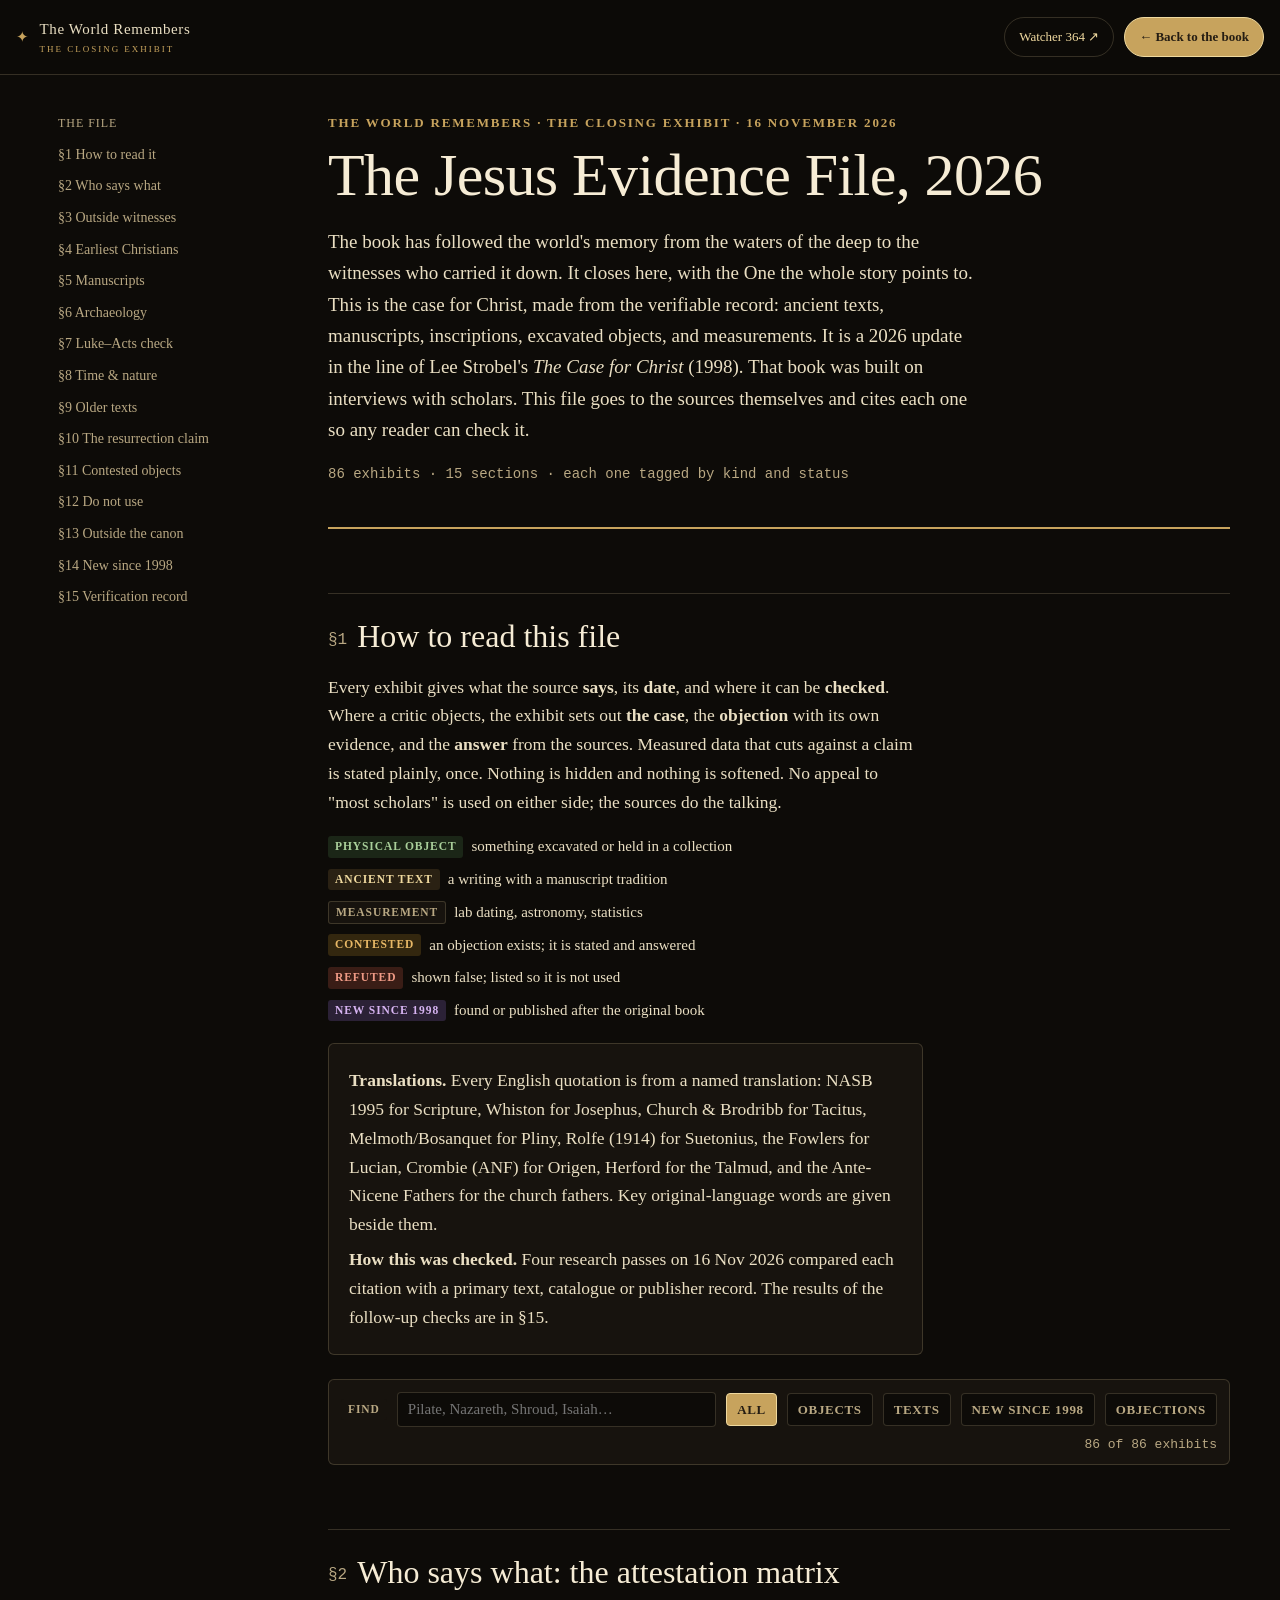
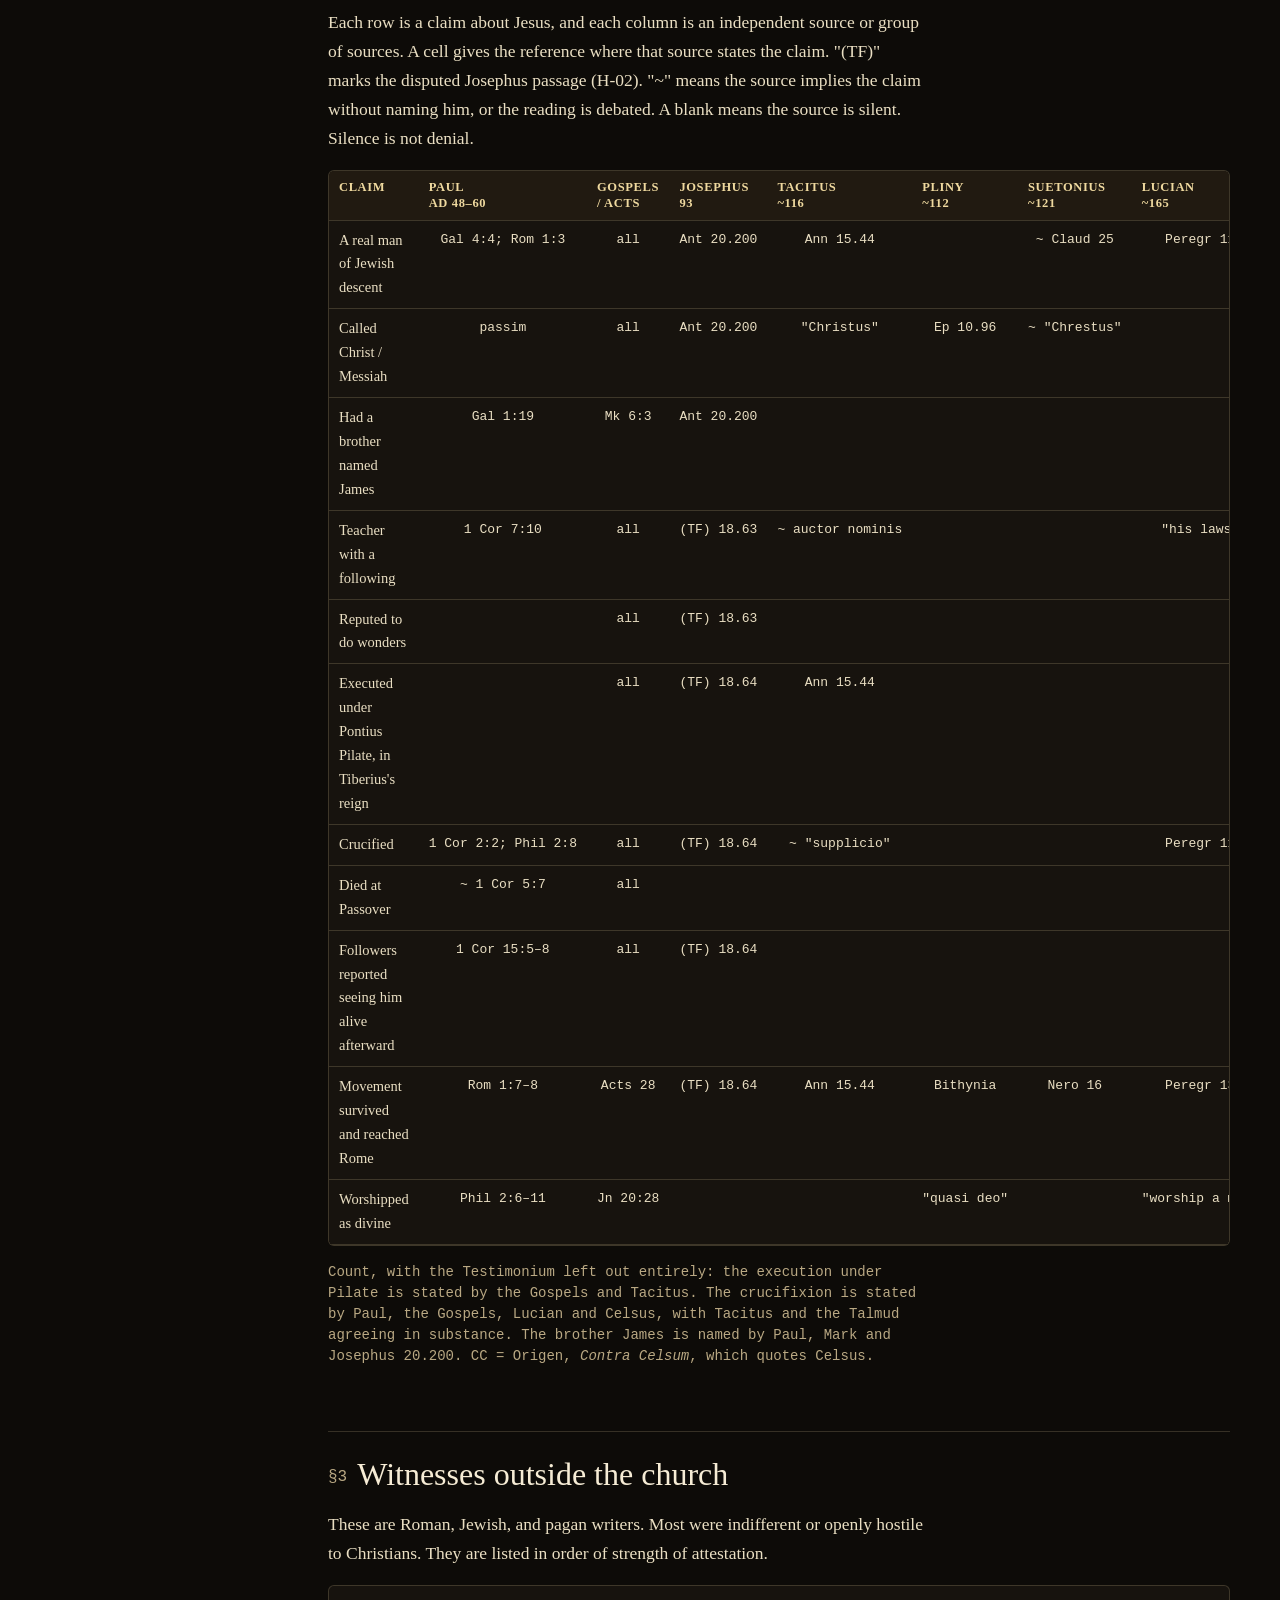
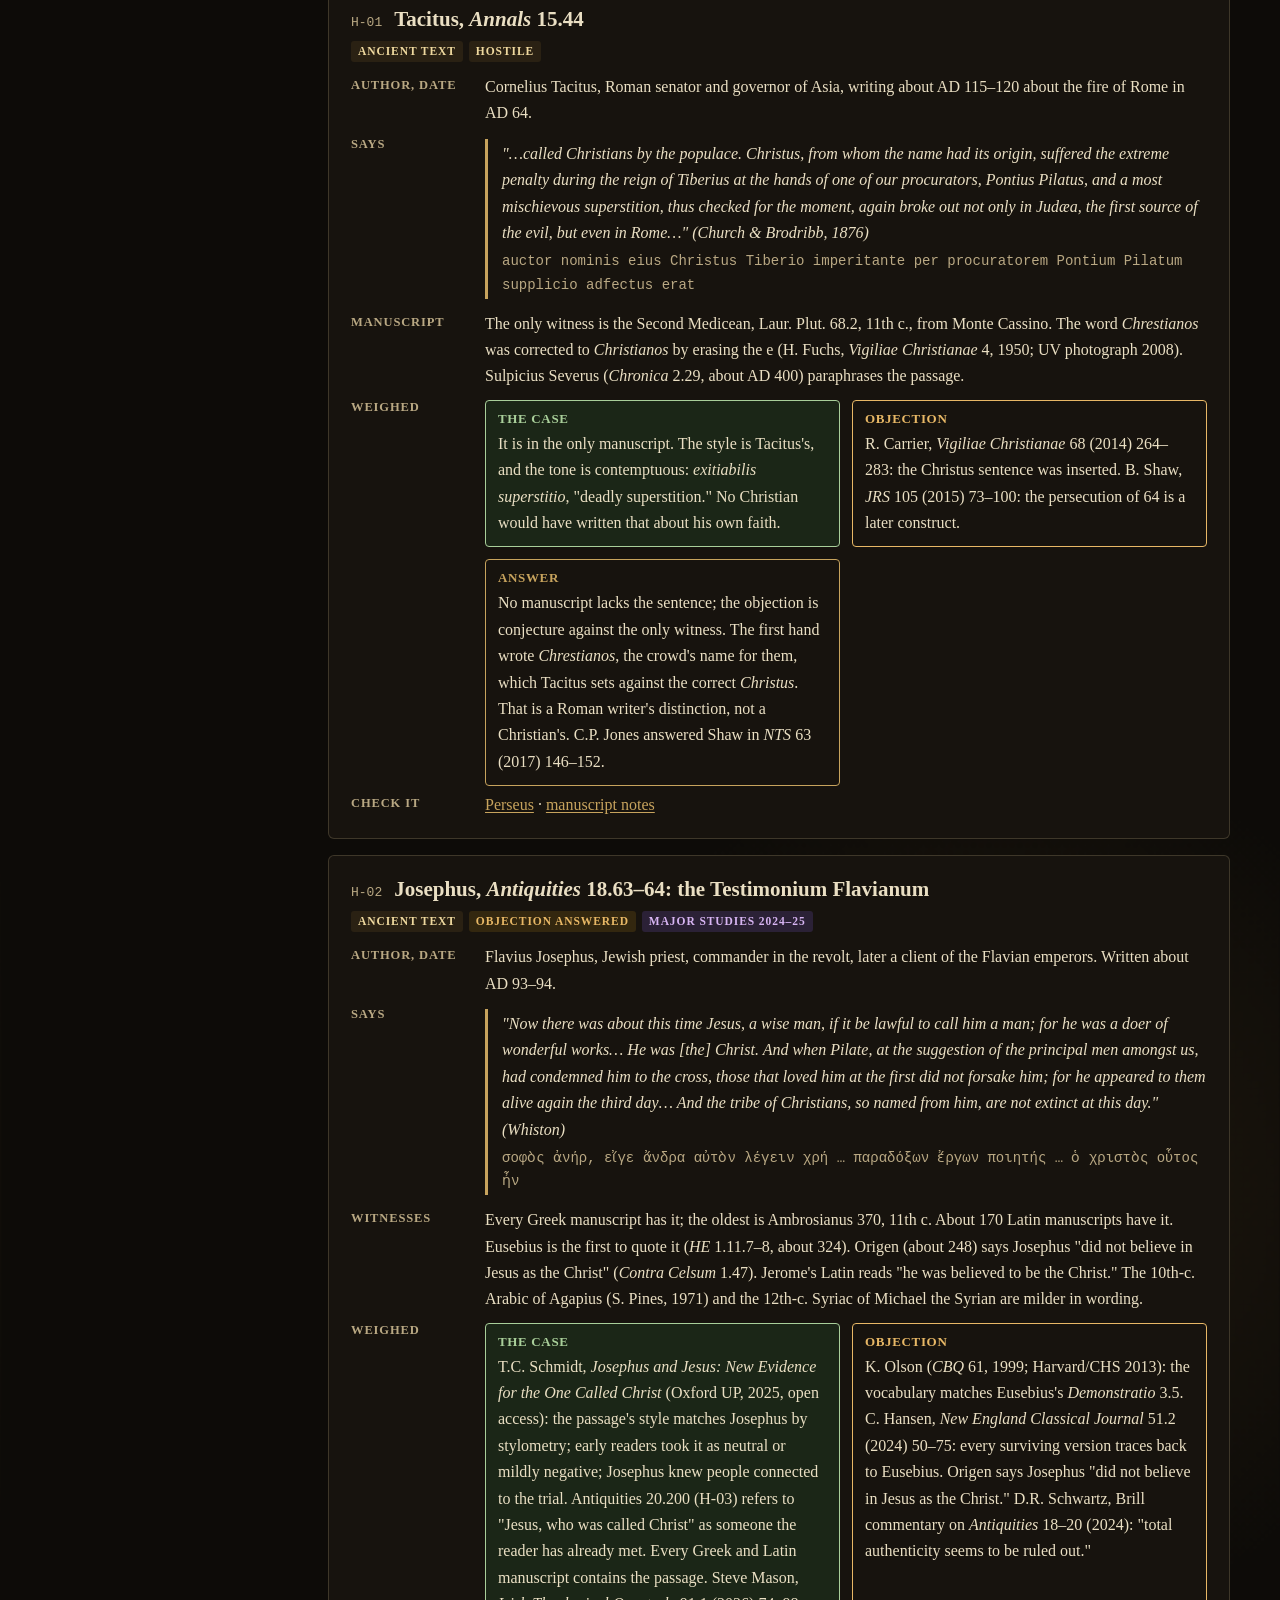
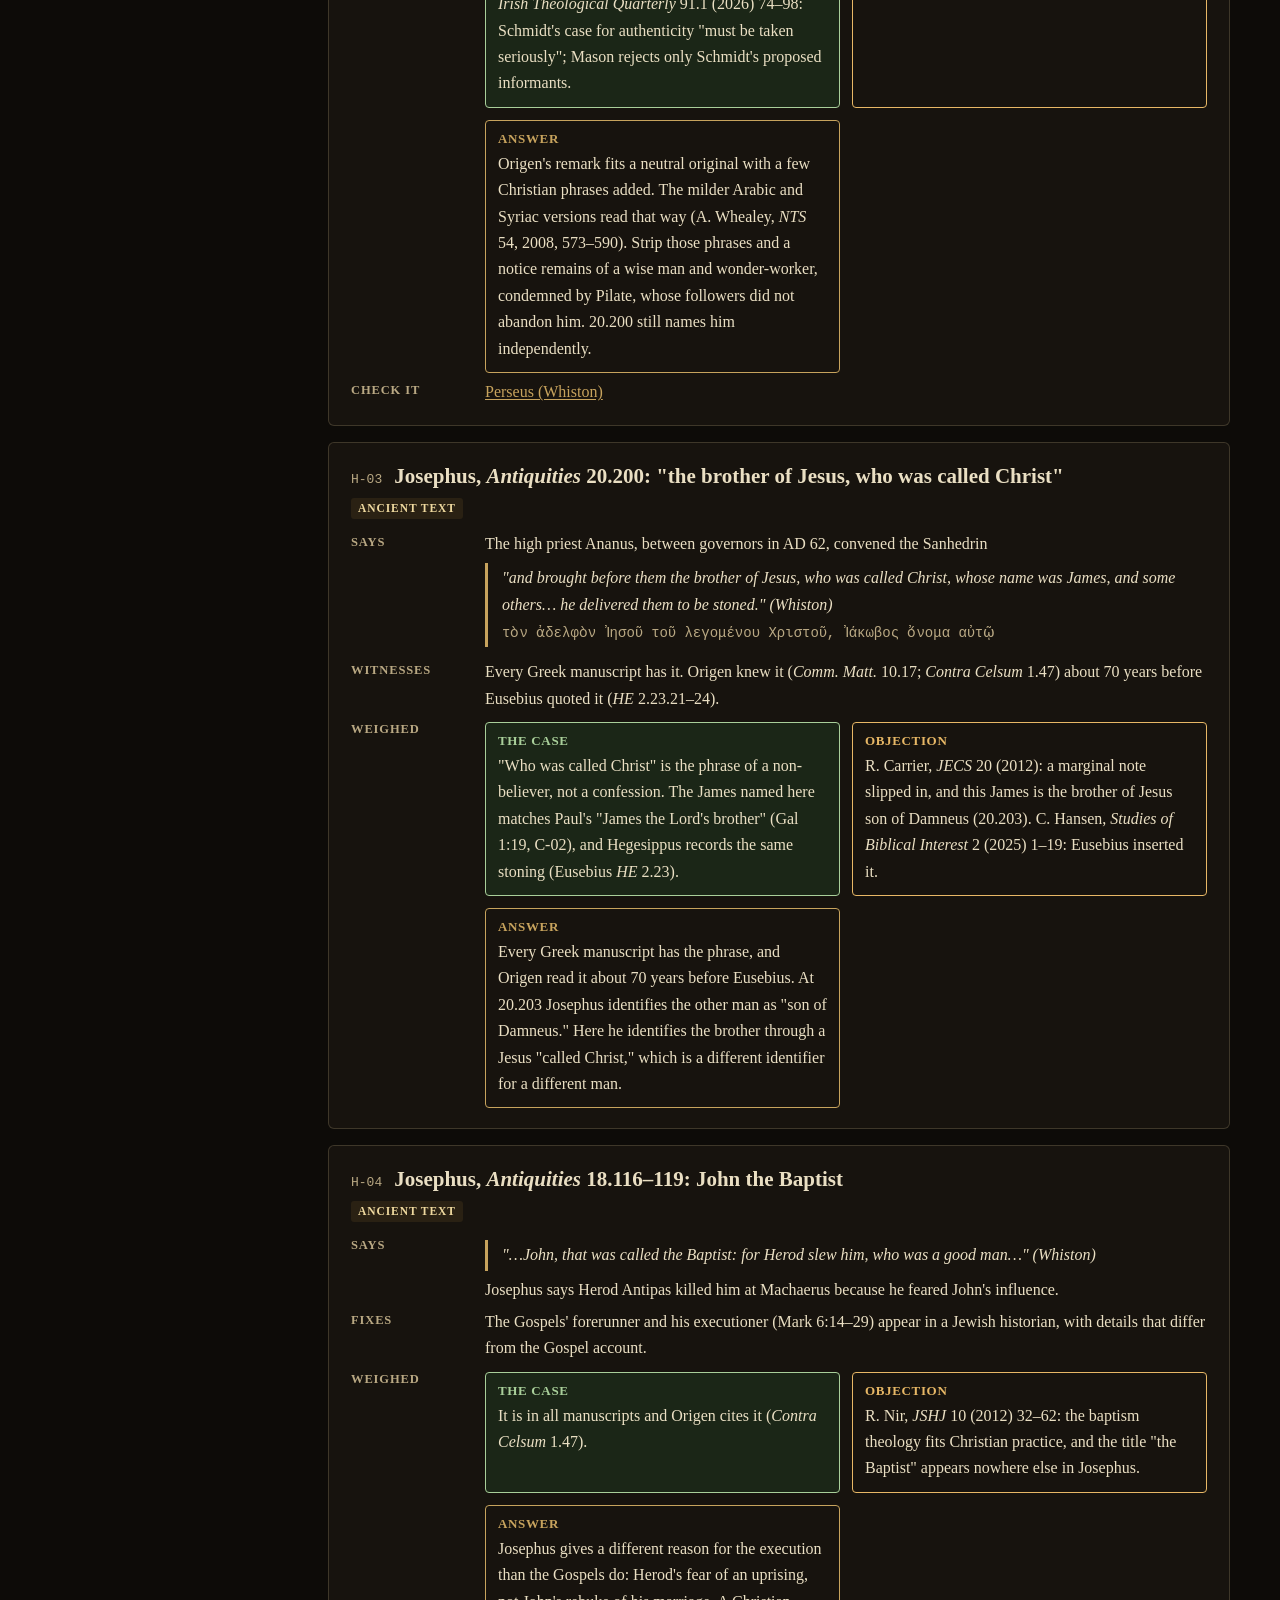
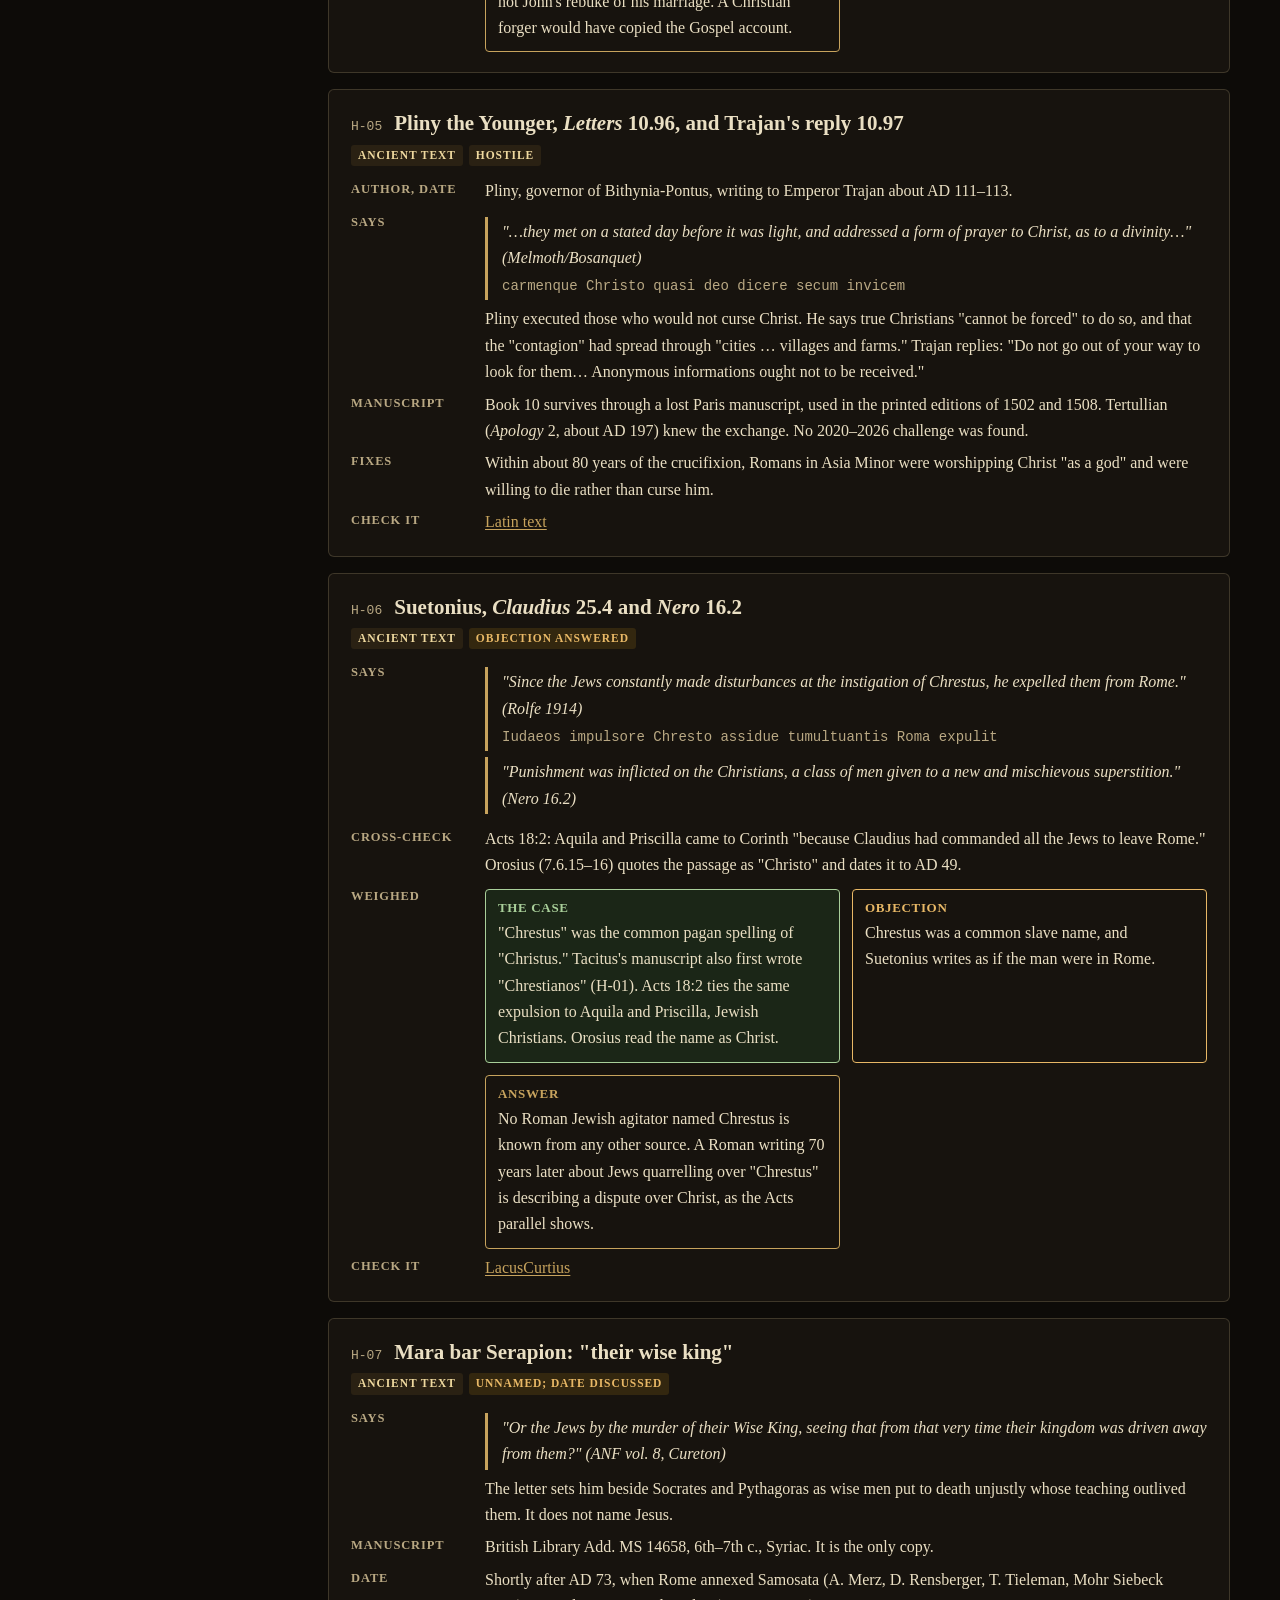
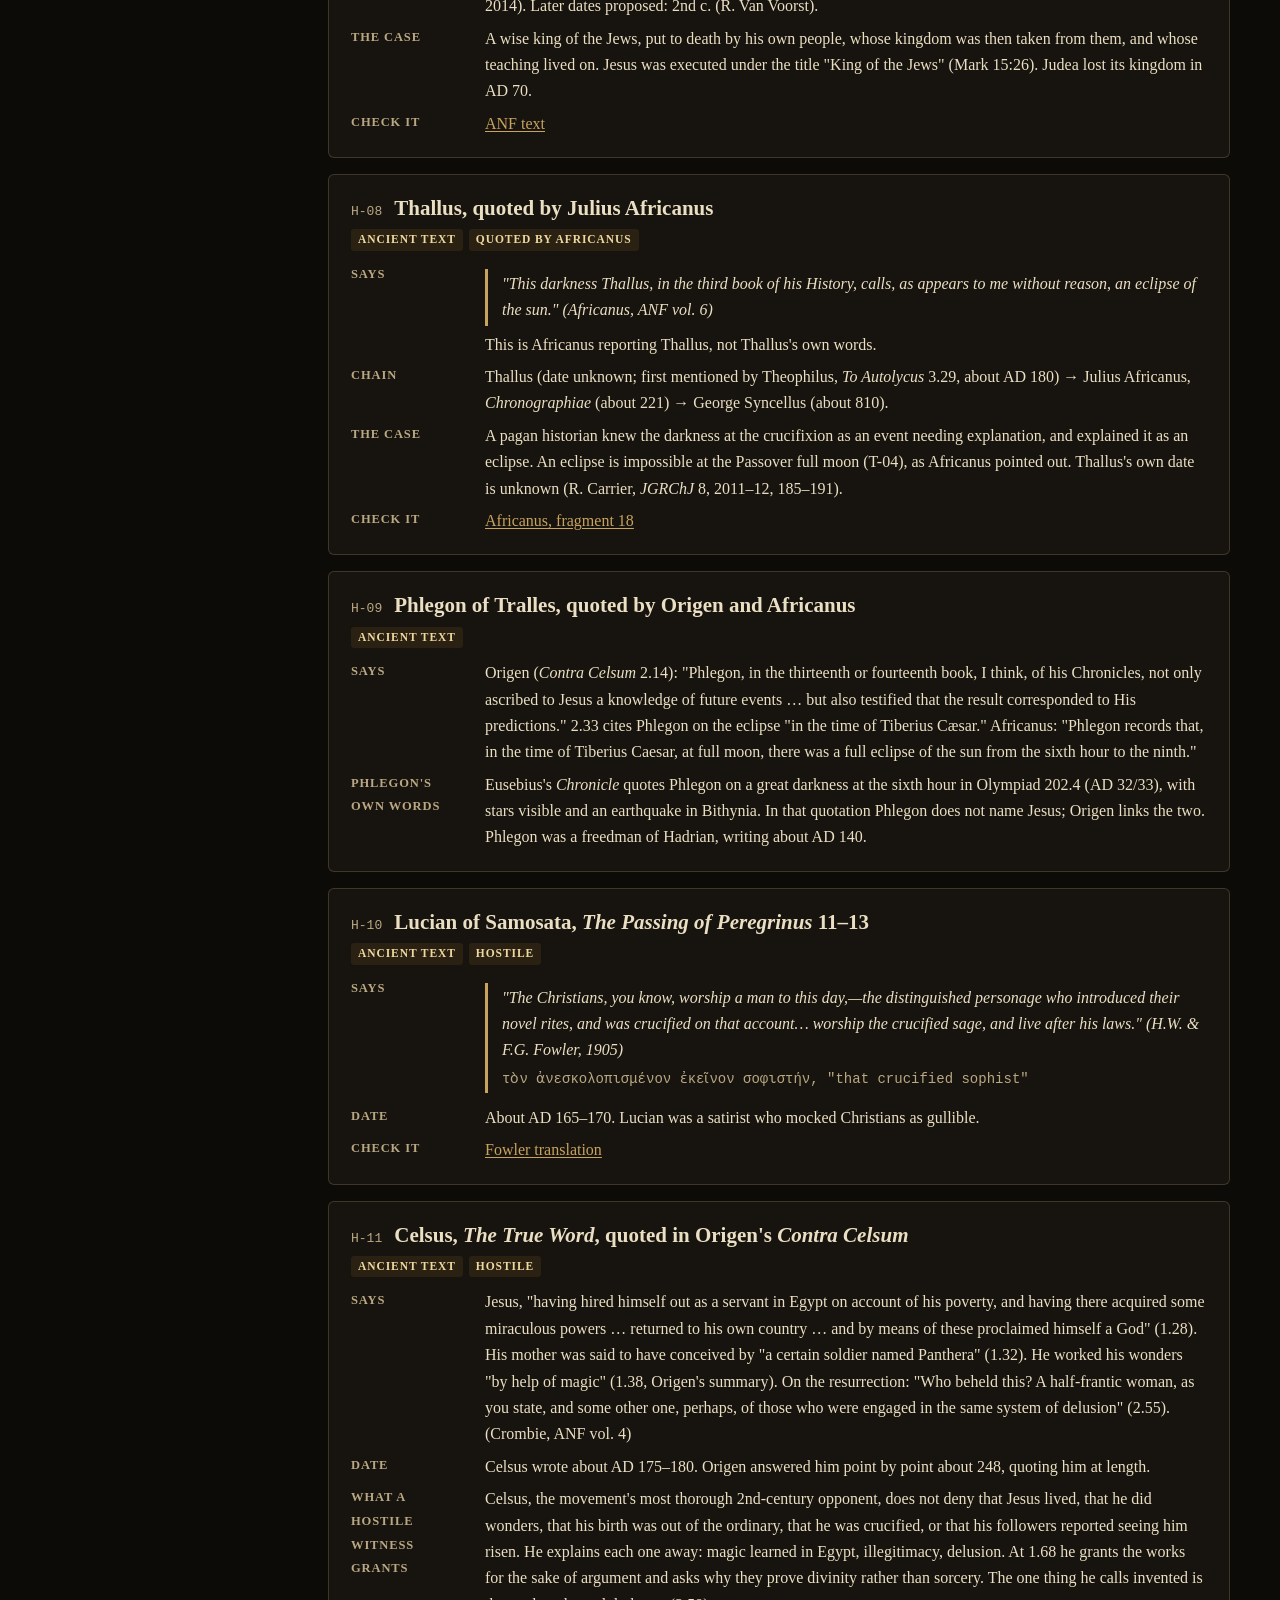
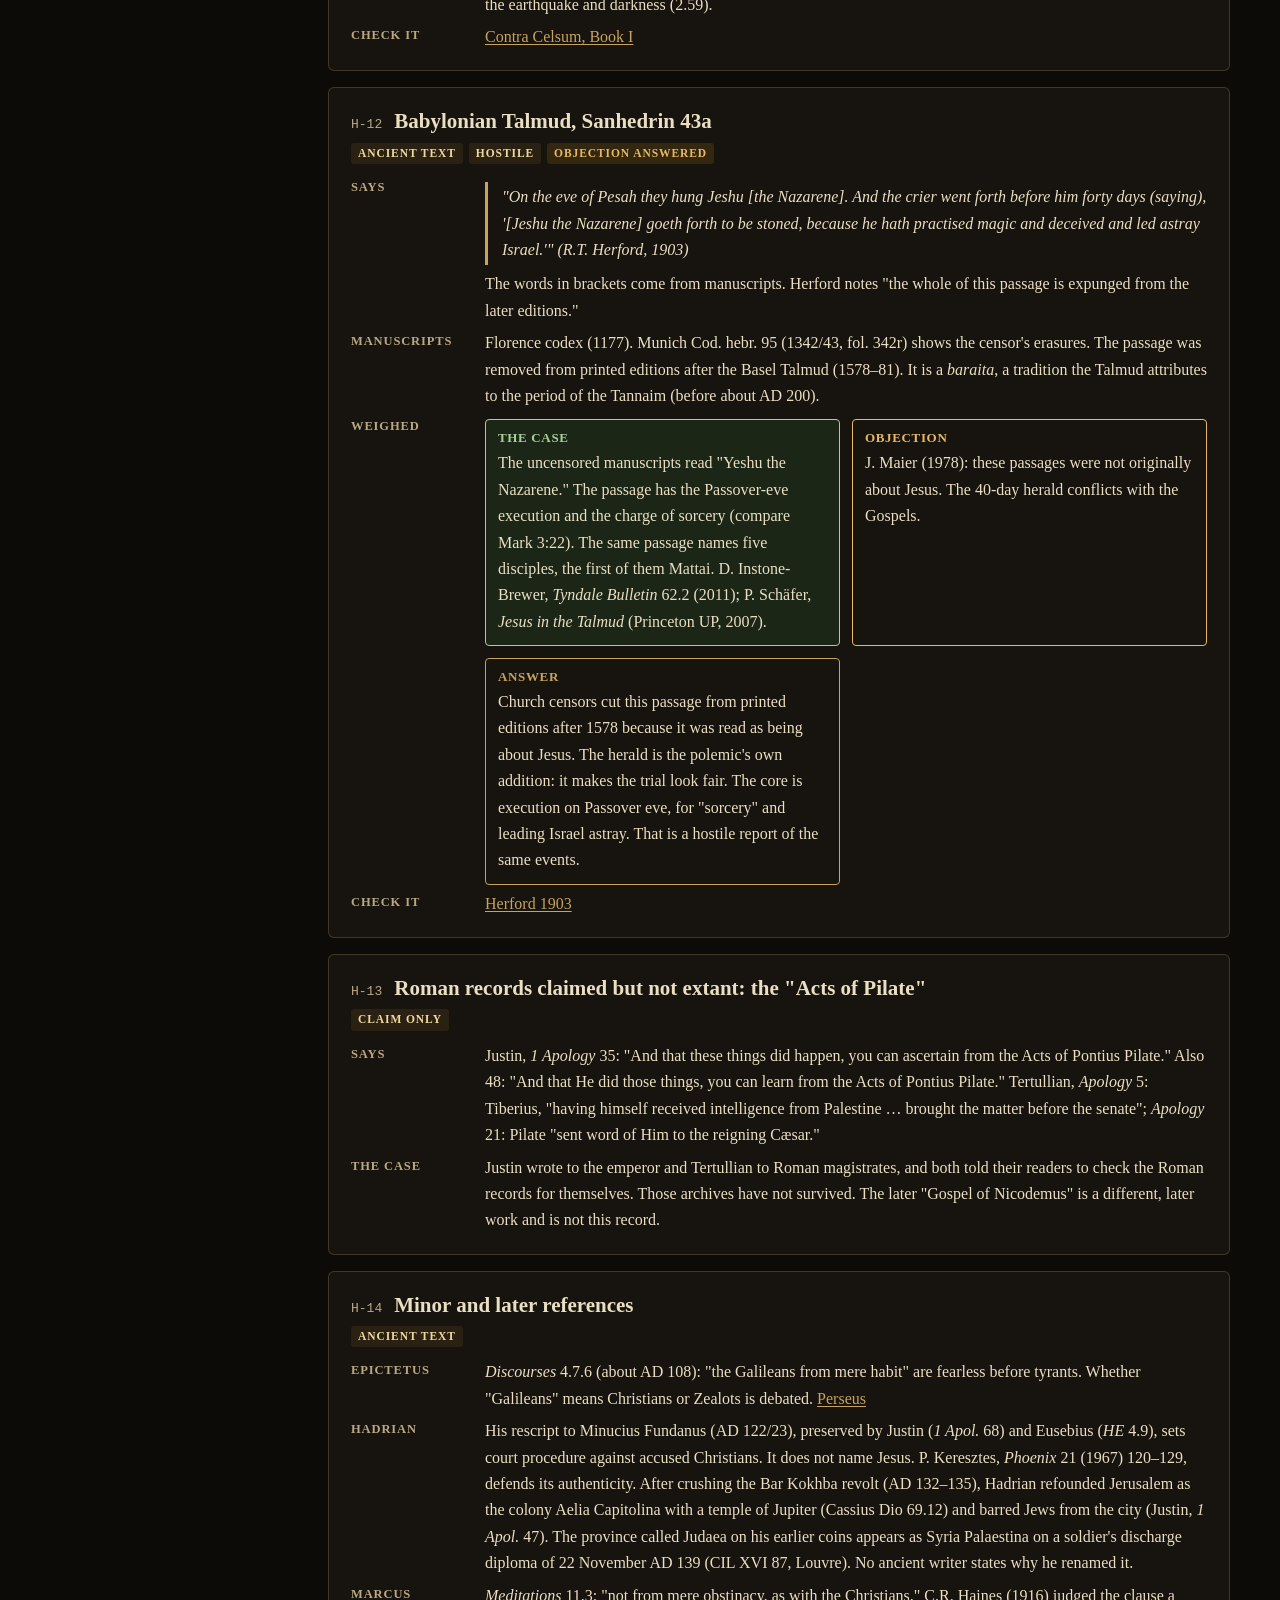
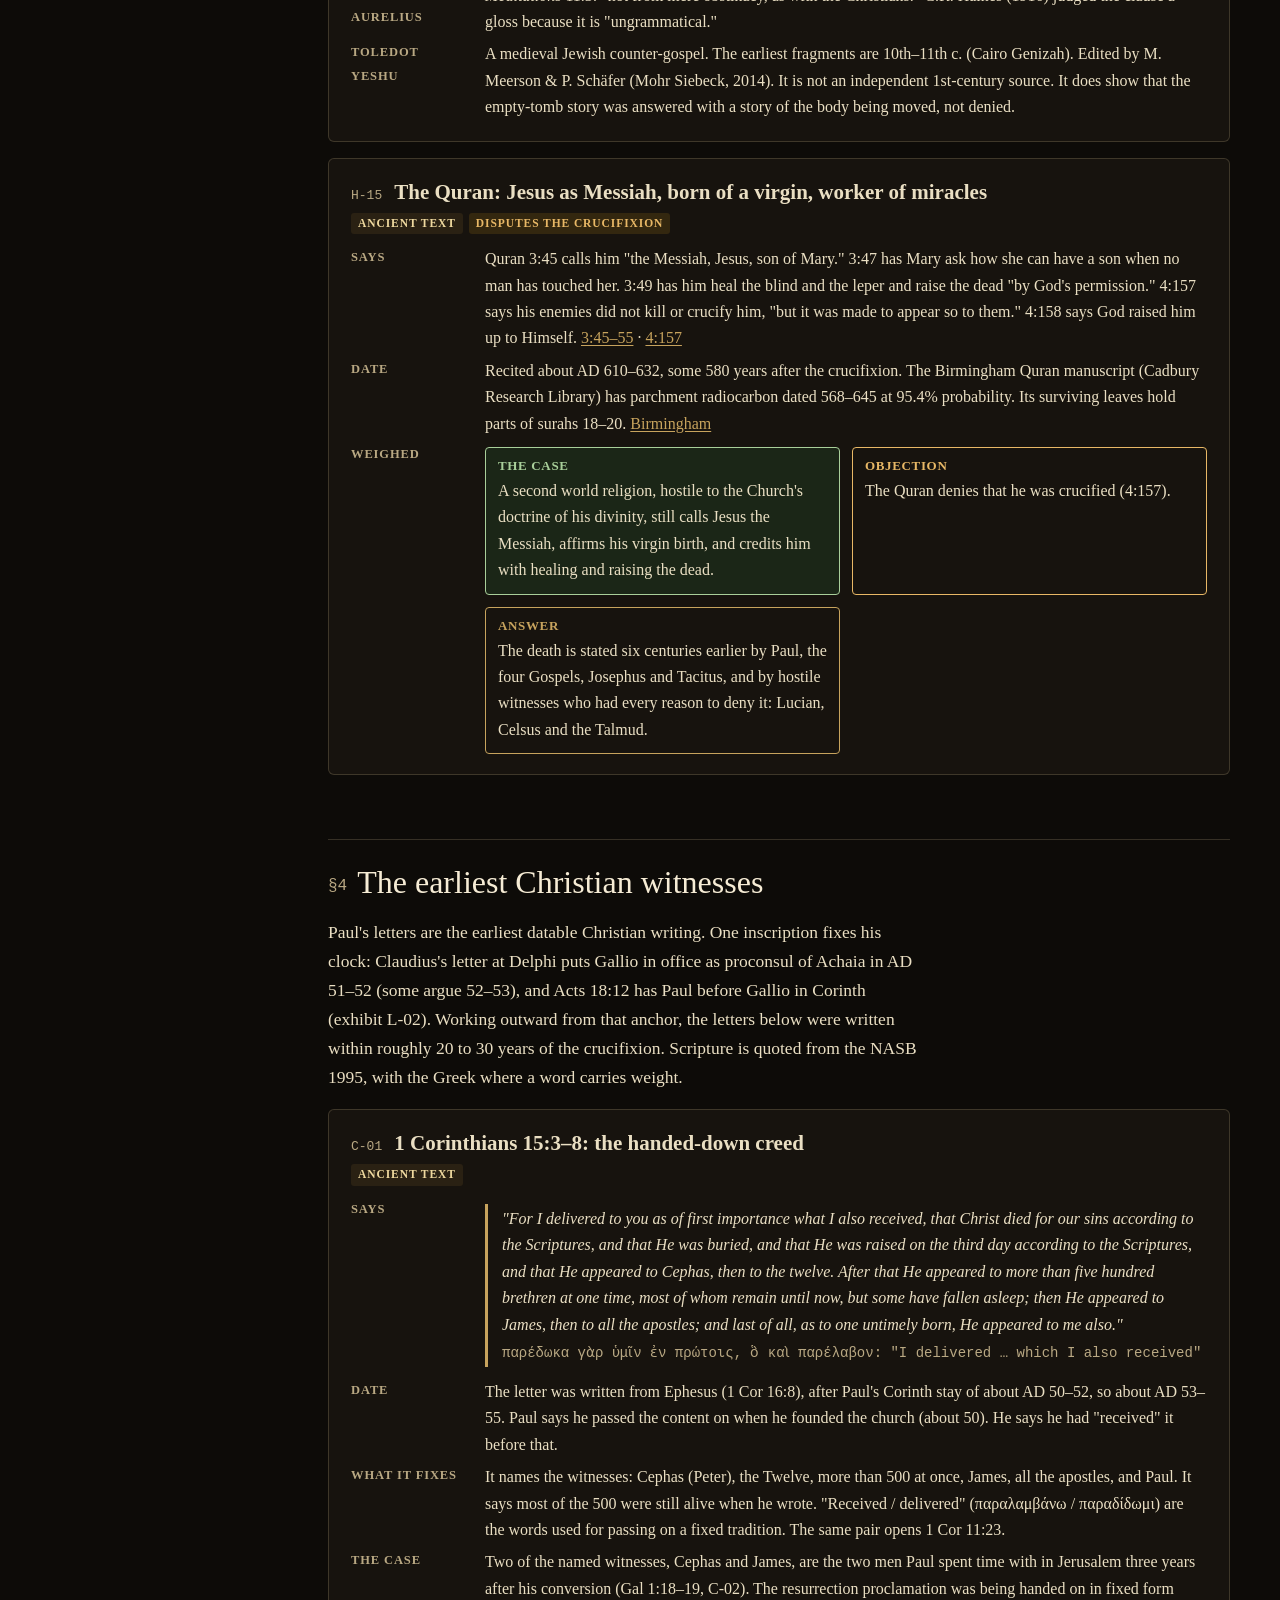
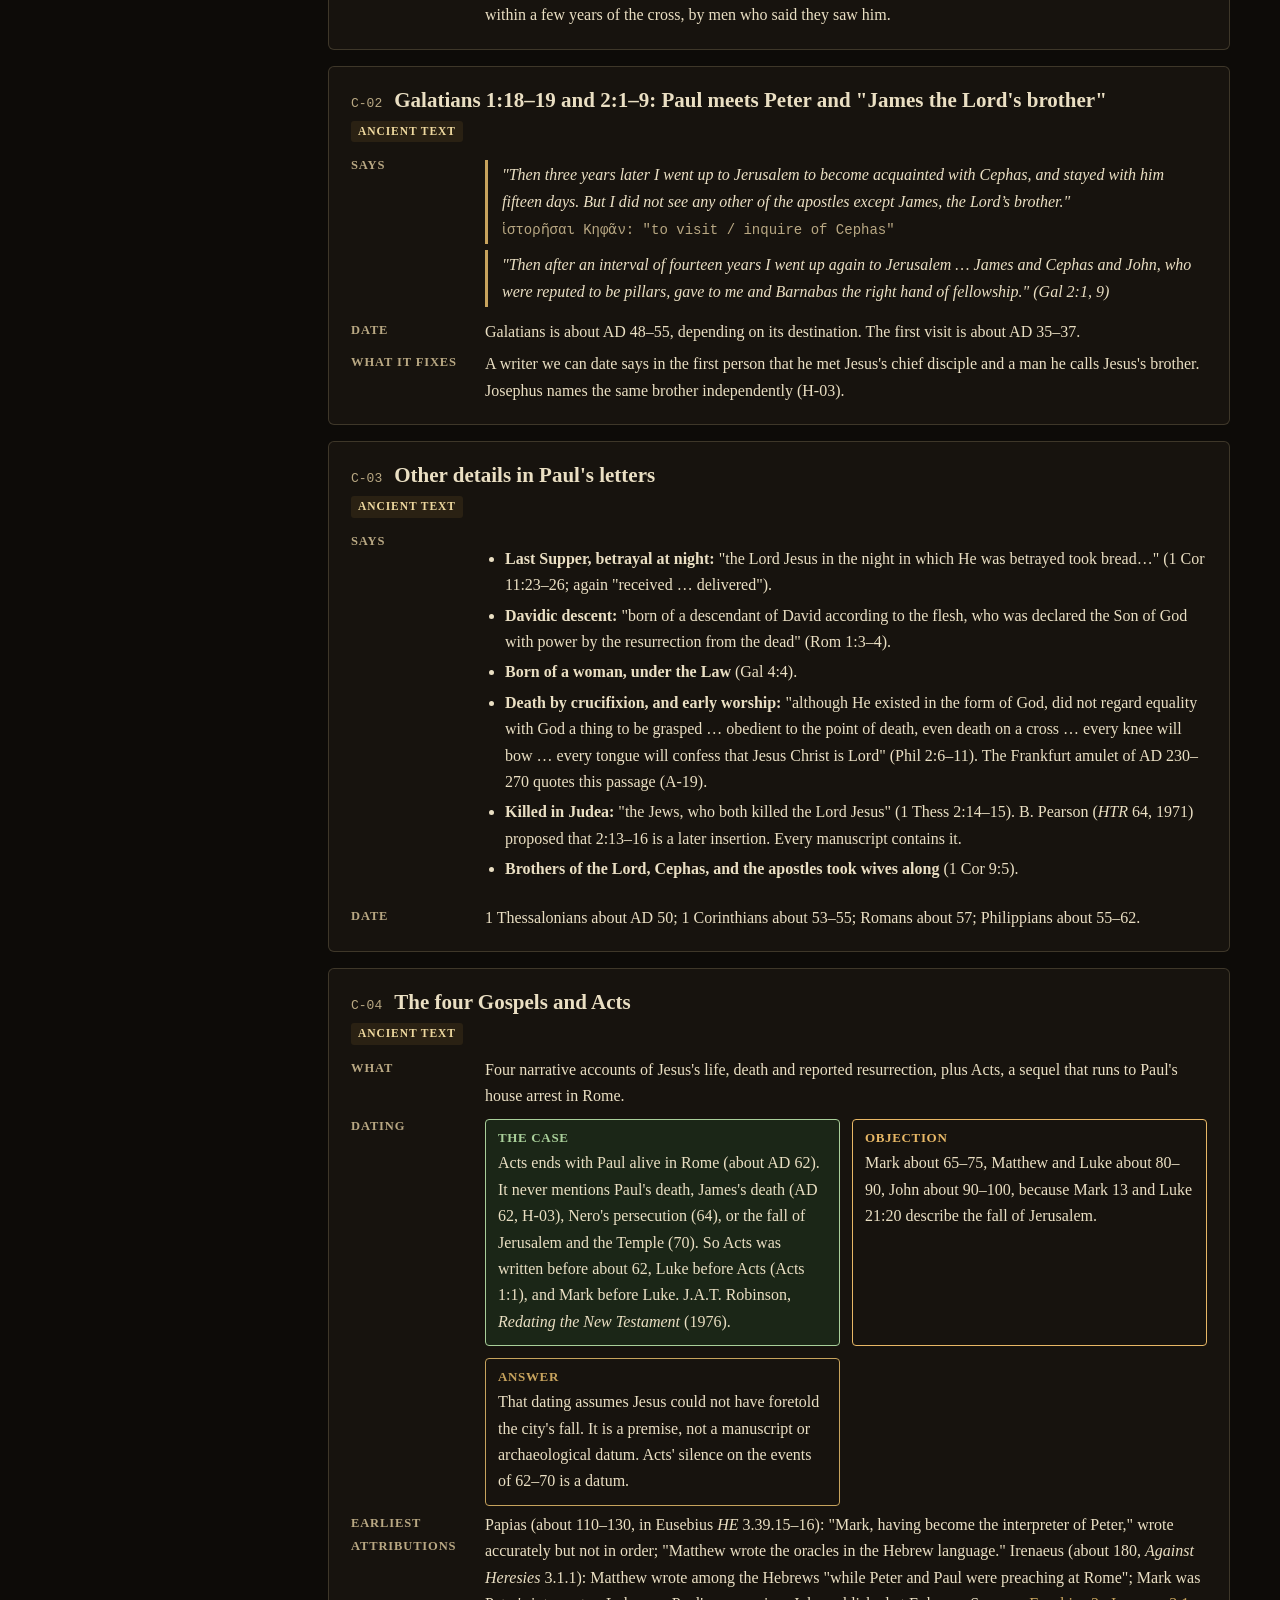
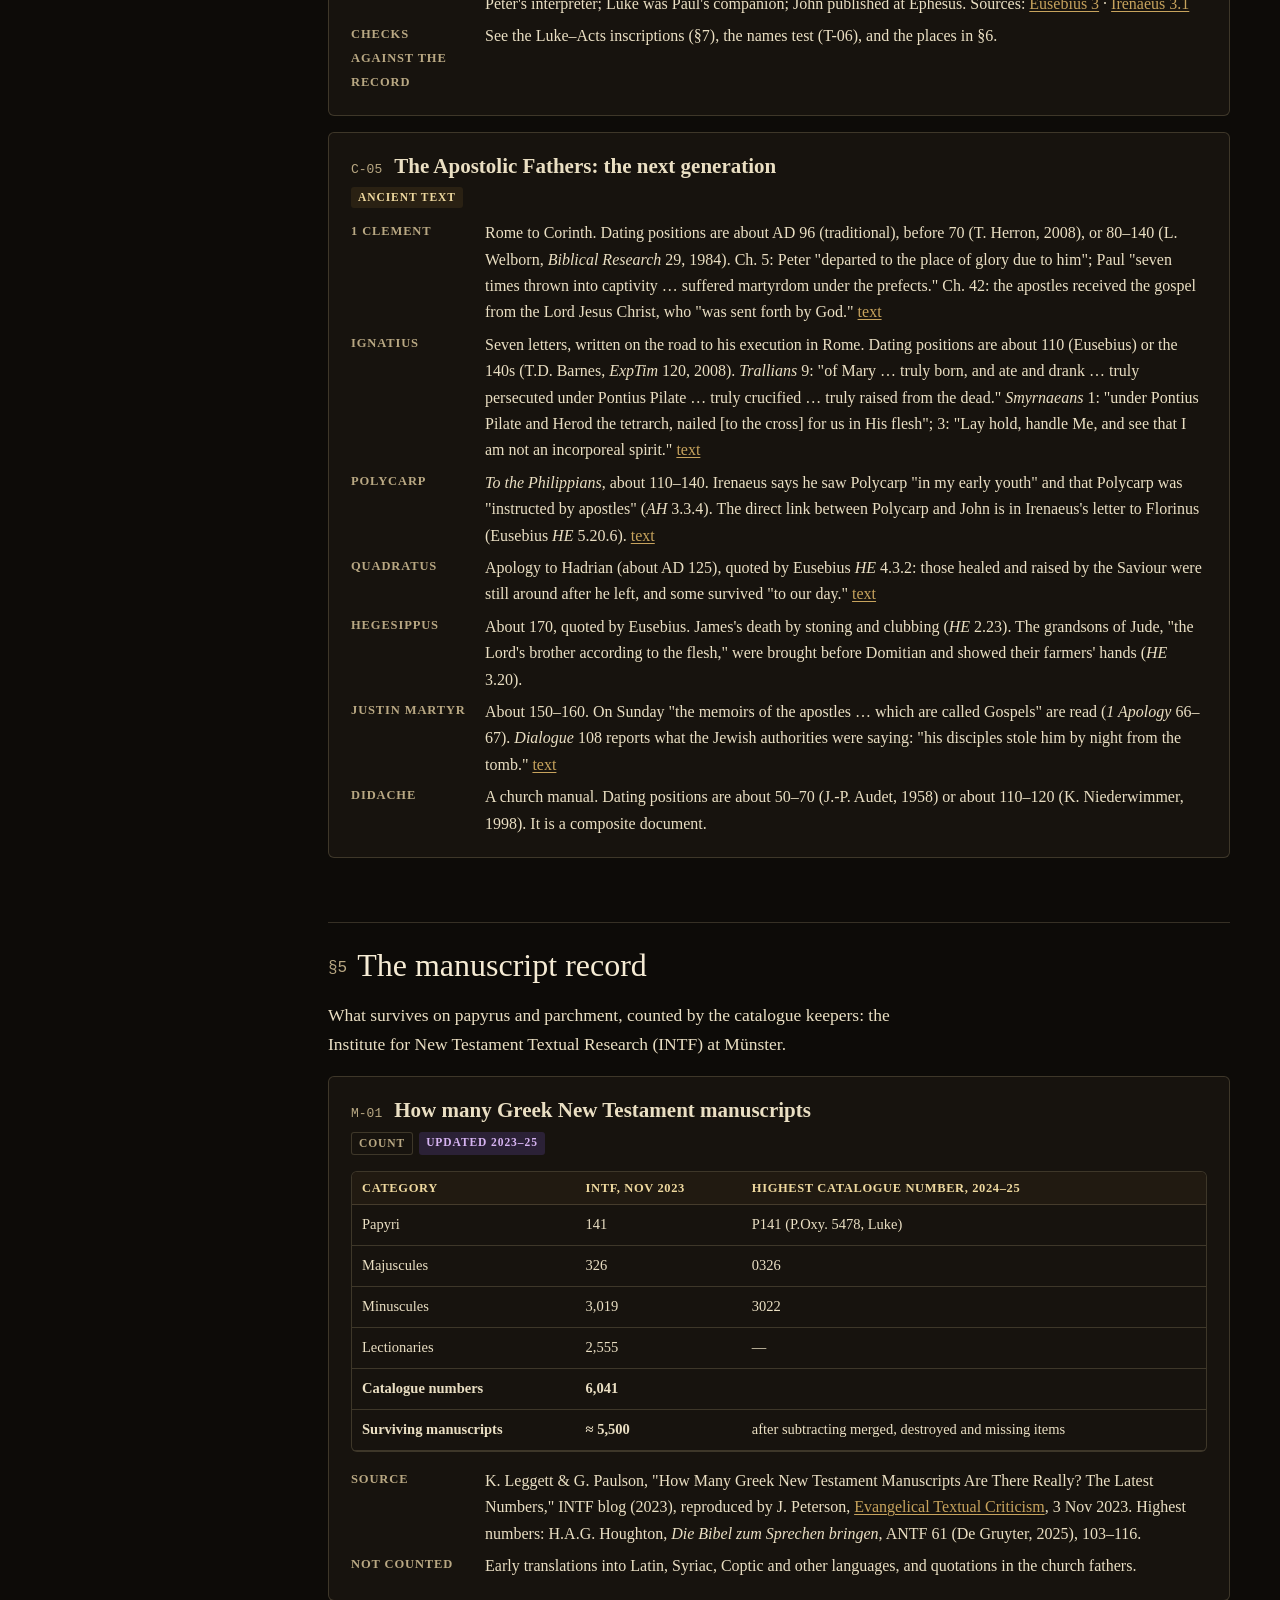
<file: exhibits/case-for-christ/index.html>
<!doctype html>
<html lang="en">
<head>
<meta charset="utf-8">
<meta name="viewport" content="width=device-width, initial-scale=1, viewport-fit=cover">
<title>The Jesus Evidence File — The World Remembers</title>
<meta name="description" content="The closing exhibit of The World Remembers: the verifiable evidence for Jesus of Nazareth — Roman, Jewish and pagan witnesses, Paul's letters, manuscripts, archaeology, Isaiah 53 and Psalm 22 in copies made before Christ, and the resurrection evidence, each source cited and objections answered.">
<link rel="canonical" href="https://ancient-memory.pages.dev/exhibits/case-for-christ/">
<style>html{background:#0d0b08}body{margin:0}img{max-width:100%}[hidden]{display:none!important}</style>
<style>
/* Layout: the book's closing exhibit — a reading column of numbered exhibits under the book's own sticky bar, index at left on wide screens. Palette and type follow The World Remembers. */
:root{
  --bg:#0d0b08; --paper:#17130e; --ink:#eadfc3; --muted:#b9a883; --rule:rgba(235,214,164,.18);
  --lapis:#c7a35d; --lapis-soft:#2a2113;
  --ok:#a9cf9a; --ok-soft:#1b2617; --text:#efd99f; --text-soft:#2a2113;
  --warn:#e8b866; --warn-soft:#33270f; --bad:#ef9a85; --bad-soft:#3a1d16;
  --new:#d7b4f2; --new-soft:#2b2136; --gold:#c7a35d; --gold-hi:#efd99f; --deep:#251d13;
  --f-display:Georgia,"Times New Roman",serif; --f-body:Georgia,"Times New Roman",serif;
  --f-mono:ui-monospace,"SFMono-Regular",Menlo,Consolas,monospace;
  color-scheme:dark;
}
html{scroll-behavior:smooth}
@media (prefers-reduced-motion:reduce){html{scroll-behavior:auto}}
body{background:radial-gradient(circle at 78% 9%, rgba(167,124,59,.13), transparent 28rem), var(--bg);color:var(--ink);font:400 17.5px/1.65 var(--f-body);
  padding-left:max(16px,env(safe-area-inset-left,0px));padding-right:max(16px,env(safe-area-inset-right,0px))}
a{color:var(--lapis);text-underline-offset:2px}
a:focus-visible,button:focus-visible,input:focus-visible,summary:focus-visible{outline:2px solid var(--lapis);outline-offset:2px}
.wrap{max-width:1180px;margin:0 auto;display:grid;grid-template-columns:230px minmax(0,1fr);gap:48px;padding-block:40px 80px}
@media (max-width:900px){.wrap{grid-template-columns:minmax(0,1fr);gap:24px;padding-block:24px 64px}}
nav.toc{position:sticky;top:calc(env(safe-area-inset-top,0px) + 84px);align-self:start;font:500 14px/1.4 var(--f-display);max-height:calc(100vh - 104px);overflow:auto}
nav.toc ol{list-style:none;margin:0;padding:0;display:grid;gap:2px}
nav.toc a{display:block;padding:5px 8px;border-radius:4px;color:var(--muted);text-decoration:none}
nav.toc a:hover{background:var(--lapis-soft);color:var(--ink)}
nav.toc .lbl{font-size:12px;letter-spacing:.08em;text-transform:uppercase;color:var(--muted);margin:0 0 8px 8px}
@media (max-width:900px){nav.toc{position:static;max-height:none}nav.toc ol{grid-template-columns:repeat(auto-fill,minmax(150px,1fr))}}
main{min-width:0}
.prose{max-width:68ch}
header.cover{border-bottom:2px solid var(--gold);padding-bottom:28px;margin-bottom:28px}
.eyebrow{font:600 13px/1.3 var(--f-display);letter-spacing:.14em;text-transform:uppercase;color:var(--gold)}
h1{font:400 clamp(36px,6vw,60px)/1.05 var(--f-display);color:#f6ecd5;letter-spacing:-.01em;margin:12px 0 14px;text-wrap:balance}
h2{font:400 32px/1.15 var(--f-display);color:#f6ecd5;margin:64px 0 8px;text-wrap:balance;scroll-margin-top:84px;border-top:1px solid var(--rule);padding-top:24px}
h2 .sn{font-family:var(--f-mono);font-weight:500;font-size:16px;color:var(--muted);margin-right:10px;vertical-align:middle}
h3{font:600 21px/1.25 var(--f-display);margin:0;text-wrap:balance}
h4{font:600 15px/1.3 var(--f-display);letter-spacing:.06em;text-transform:uppercase;color:var(--muted);margin:28px 0 8px}
.lede{font-size:19px;color:var(--ink)}
.meta-line{font:400 14px/1.5 var(--f-mono);color:var(--muted)}
.callout{background:var(--paper);border:1px solid var(--rule);border-radius:6px;padding:16px 20px;margin:20px 0}
.callout p{margin:6px 0}
.legend{display:flex;flex-wrap:wrap;gap:8px 16px;margin:14px 0 0;padding:0;list-style:none;font-size:15px}
.legend li{display:flex;gap:8px;align-items:center}
.tag{display:inline-block;font:600 11.5px/1 var(--f-display);letter-spacing:.08em;text-transform:uppercase;padding:5px 7px;border-radius:3px;white-space:nowrap}
.t-obj{background:var(--ok-soft);color:var(--ok)}
.t-txt{background:var(--text-soft);color:var(--text)}
.t-inf{background:var(--paper);color:var(--muted);border:1px solid var(--rule)}
.t-con{background:var(--warn-soft);color:var(--warn)}
.t-ref{background:var(--bad-soft);color:var(--bad)}
.t-new{background:var(--new-soft);color:var(--new)}
/* tools */
.tools{display:flex;flex-wrap:wrap;gap:10px;align-items:center;margin:24px 0 8px;padding:12px;background:var(--paper);border:1px solid var(--rule);border-radius:6px}
body::before{content:"";position:fixed;inset:0 0 auto;height:env(safe-area-inset-top,0px);z-index:10;background:var(--bg)}
.tools input{flex:1 1 200px;min-width:0;font:400 15px var(--f-body);padding:8px 10px;border:1px solid var(--rule);border-radius:4px;background:var(--bg);color:var(--ink)}
.tools button{font:600 13px/1 var(--f-display);letter-spacing:.05em;text-transform:uppercase;padding:9px 10px;border-radius:4px;border:1px solid var(--rule);background:var(--bg);color:var(--muted);cursor:pointer}
.tools button[aria-pressed="true"]{background:var(--gold);color:var(--deep);border-color:var(--gold-hi)}
.tools .count{font:400 13px var(--f-mono);color:var(--muted);margin-left:auto}
/* exhibits */
.ex{background:var(--paper);scroll-margin-top:84px;border:1px solid var(--rule);border-radius:6px;padding:20px 22px;margin:16px 0;scroll-margin-top:80px}
.ex-head{display:flex;flex-wrap:wrap;gap:8px 12px;align-items:baseline;margin-bottom:8px}
.ex-id{font:500 13px/1 var(--f-mono);color:var(--muted)}
.ex-tags{display:flex;flex-wrap:wrap;gap:6px;width:100%}
.ex dl{display:grid;grid-template-columns:118px minmax(0,1fr);gap:6px 16px;margin:12px 0 0;font-size:16px}
.ex dt{font:600 12.5px/1.9 var(--f-display);letter-spacing:.07em;text-transform:uppercase;color:var(--muted)}
.ex dd{margin:0;min-width:0}
@media (max-width:560px){.ex{padding:16px}.ex dl{grid-template-columns:minmax(0,1fr);gap:0}.ex dt{margin-top:10px}}
blockquote{margin:6px 0;padding:2px 0 2px 14px;border-left:3px solid var(--lapis);font-style:italic}
blockquote .orig{display:block;font-style:normal;font-family:var(--f-mono);font-size:14px;color:var(--muted);margin-top:4px}
.ref{font-family:var(--f-mono);font-size:14px}
.both{display:grid;grid-template-columns:repeat(auto-fit,minmax(240px,1fr));gap:12px;margin-top:4px}
.both > div{border:1px solid var(--rule);border-radius:4px;padding:10px 12px;min-width:0}
.both b{font:600 13px var(--f-display);letter-spacing:.05em;text-transform:uppercase;display:block;margin-bottom:4px}
.both .k-case{border-color:var(--ok);background:var(--ok-soft)}.both .k-case b{color:var(--ok)}
.both .k-obj{border-color:var(--warn)}.both .k-obj b{color:var(--warn)}
.both .k-ans{border-color:var(--lapis)}.both .k-ans b{color:var(--lapis)}
.tbl{overflow-x:auto;margin:16px 0;border:1px solid var(--rule);border-radius:6px;background:var(--paper)}
table{border-collapse:collapse;width:100%;font-size:14.5px;font-variant-numeric:tabular-nums}
th,td{padding:8px 10px;border-bottom:1px solid var(--rule);text-align:left;vertical-align:top}
th{font:600 12.5px/1.3 var(--f-display);letter-spacing:.05em;text-transform:uppercase;color:var(--gold-hi);background:#211a11}
td.c{text-align:center}
.mx td.c{font-family:var(--f-mono);font-size:13px;white-space:nowrap}
.y{color:var(--ok);font-weight:600}.n{color:var(--muted)}
.bar{height:12px;background:var(--lapis);border-radius:2px}
ul.plain{padding-left:20px}ul.plain li{margin:4px 0}
.bib{font-size:15px}.bib li{margin:6px 0}
footer{margin-top:72px;padding-top:20px;border-top:2px solid var(--gold);font-size:15px;color:var(--muted)}
.hidden-by-filter{display:none}
@media (max-width:900px){.ex,h2{scroll-margin-top:124px}}

.skip-link{position:fixed;z-index:100;top:8px;left:8px;padding:10px 14px;background:#f6ecd5;color:var(--deep);transform:translateY(-140%)}
.skip-link:focus{transform:translateY(0)}
.site-bar{position:sticky;z-index:50;top:0;min-height:58px;display:flex;flex-wrap:wrap;align-items:center;gap:10px 20px;
  padding-block:8px;padding-left:max(16px,env(safe-area-inset-left,0px));padding-right:max(16px,env(safe-area-inset-right,0px));
  margin-left:calc(-1 * max(16px,env(safe-area-inset-left,0px)));margin-right:calc(-1 * max(16px,env(safe-area-inset-right,0px)));
  background:rgba(13,11,8,.94);border-bottom:1px solid var(--rule);backdrop-filter:blur(6px)}
.site-bar .brand{display:flex;align-items:center;gap:10px;text-decoration:none;font-size:15px;letter-spacing:.04em;color:var(--ink)}
.site-bar .brand small{display:block;font-size:9px;letter-spacing:.22em;color:var(--gold)}
.site-bar .brand-mark{color:var(--gold)}
.site-bar .header-actions{margin-left:auto;display:flex;gap:10px;flex-wrap:wrap}
.site-bar .header-actions a{font-size:13px;text-decoration:none;color:var(--gold-hi);border:1px solid var(--rule);padding:8px 14px;border-radius:999px}
.site-bar .header-actions a.back{background:var(--gold);color:var(--deep);font-weight:800;border-color:var(--gold-hi)}
.site-bar .header-actions a.back:hover,.site-bar .header-actions a.back:focus-visible{background:var(--gold-hi)}
</style>
</head>
<body>

<a class="skip-link" href="#how">Skip to the evidence</a>
<header class="site-bar">
  <a class="brand" href="../../" aria-label="The World Remembers home"><span class="brand-mark" aria-hidden="true">✦</span><span>The World Remembers<small>THE CLOSING EXHIBIT</small></span></a>
  <div class="header-actions"><a href="../../exhibits/watcher-364/">Watcher 364 <span aria-hidden="true">↗</span></a><a class="back" href="../../">← Back to the book</a></div>
</header>
<div class="wrap">
<nav class="toc" aria-label="Sections">
<p class="lbl">The file</p>
<ol>
<li><a href="#how">§1 How to read it</a></li>
<li><a href="#matrix">§2 Who says what</a></li>
<li><a href="#outside">§3 Outside witnesses</a></li>
<li><a href="#christian">§4 Earliest Christians</a></li>
<li><a href="#manuscripts">§5 Manuscripts</a></li>
<li><a href="#archaeology">§6 Archaeology</a></li>
<li><a href="#luke">§7 Luke–Acts check</a></li>
<li><a href="#time">§8 Time &amp; nature</a></li>
<li><a href="#prophecy">§9 Older texts</a></li>
<li><a href="#resurrection">§10 The resurrection claim</a></li>
<li><a href="#contested">§11 Contested objects</a></li>
<li><a href="#refuted">§12 Do not use</a></li>
<li><a href="#noncanon">§13 Outside the canon</a></li>
<li><a href="#new">§14 New since 1998</a></li>
<li><a href="#open">§15 Verification record</a></li>
</ol>
</nav>
<main>
<header class="cover">
<div class="eyebrow">The World Remembers · the closing exhibit · 16 November 2026</div>
<h1>The Jesus Evidence File, 2026</h1>
<p class="lede prose">The book has followed the world's memory from the waters of the deep to the witnesses who carried it down. It closes here, with the One the whole story points to. This is the case for Christ, made from the verifiable record: ancient texts, manuscripts, inscriptions, excavated objects, and measurements. It is a 2026 update in the line of Lee Strobel's <i>The Case for Christ</i> (1998). That book was built on interviews with scholars. This file goes to the sources themselves and cites each one so any reader can check it.</p>
<p class="meta-line">86 exhibits · 15 sections · each one tagged by kind and status</p>
</header>

<section id="how">
<h2><span class="sn">§1</span>How to read this file</h2>
<div class="prose">
<p>Every exhibit gives what the source <b>says</b>, its <b>date</b>, and where it can be <b>checked</b>. Where a critic objects, the exhibit sets out <b>the case</b>, the <b>objection</b> with its own evidence, and the <b>answer</b> from the sources. Measured data that cuts against a claim is stated plainly, once. Nothing is hidden and nothing is softened. No appeal to "most scholars" is used on either side; the sources do the talking.</p>
<ul class="legend">
<li><span class="tag t-obj">Physical object</span> something excavated or held in a collection</li>
<li><span class="tag t-txt">Ancient text</span> a writing with a manuscript tradition</li>
<li><span class="tag t-inf">Measurement</span> lab dating, astronomy, statistics</li>
<li><span class="tag t-con">Contested</span> an objection exists; it is stated and answered</li>
<li><span class="tag t-ref">Refuted</span> shown false; listed so it is not used</li>
<li><span class="tag t-new">New since 1998</span> found or published after the original book</li>
</ul>
<div class="callout"><p><b>Translations.</b> Every English quotation is from a named translation: NASB 1995 for Scripture, Whiston for Josephus, Church &amp; Brodribb for Tacitus, Melmoth/Bosanquet for Pliny, Rolfe (1914) for Suetonius, the Fowlers for Lucian, Crombie (ANF) for Origen, Herford for the Talmud, and the Ante-Nicene Fathers for the church fathers. Key original-language words are given beside them.</p>
<p><b>How this was checked.</b> Four research passes on 16 Nov 2026 compared each citation with a primary text, catalogue or publisher record. The results of the follow-up checks are in §15.</p></div>
</div>
</section>

<div class="tools" role="search">
<label for="q" class="tag t-inf" style="border:0">Find</label>
<input id="q" type="search" placeholder="Pilate, Nazareth, Shroud, Isaiah…" autocomplete="off">
<button type="button" data-f="all" aria-pressed="true">All</button>
<button type="button" data-f="obj" aria-pressed="false">Objects</button>
<button type="button" data-f="txt" aria-pressed="false">Texts</button>
<button type="button" data-f="new" aria-pressed="false">New since 1998</button>
<button type="button" data-f="con" aria-pressed="false">Objections</button>
<span class="count" id="count" aria-live="polite"></span>
</div>

<section id="matrix">
<h2><span class="sn">§2</span>Who says what: the attestation matrix</h2>
<div class="prose"><p>Each row is a claim about Jesus, and each column is an independent source or group of sources. A cell gives the reference where that source states the claim. "(TF)" marks the disputed Josephus passage (H-02). "~" means the source implies the claim without naming him, or the reading is debated. A blank means the source is silent. Silence is not denial.</p></div>
<div class="tbl"><table class="mx">
<thead><tr><th>Claim</th><th>Paul<br>AD 48–60</th><th>Gospels / Acts</th><th>Josephus<br>93</th><th>Tacitus<br>~116</th><th>Pliny<br>~112</th><th>Suetonius<br>~121</th><th>Lucian<br>~165</th><th>Celsus<br>~177</th><th>Talmud<br>(baraita)</th><th>Mara<br>73+?</th></tr></thead>
<tbody>
<tr><td>A real man of Jewish descent</td><td class="c">Gal 4:4; Rom 1:3</td><td class="c">all</td><td class="c">Ant 20.200</td><td class="c">Ann 15.44</td><td class="c"></td><td class="c">~ Claud 25</td><td class="c">Peregr 11</td><td class="c">CC 1.28</td><td class="c">Sanh 43a</td><td class="c">~ "wise king"</td></tr>
<tr><td>Called Christ / Messiah</td><td class="c">passim</td><td class="c">all</td><td class="c">Ant 20.200</td><td class="c">"Christus"</td><td class="c">Ep 10.96</td><td class="c">~ "Chrestus"</td><td class="c"></td><td class="c"></td><td class="c"></td><td class="c"></td></tr>
<tr><td>Had a brother named James</td><td class="c">Gal 1:19</td><td class="c">Mk 6:3</td><td class="c">Ant 20.200</td><td class="c"></td><td class="c"></td><td class="c"></td><td class="c"></td><td class="c"></td><td class="c"></td><td class="c"></td></tr>
<tr><td>Teacher with a following</td><td class="c">1 Cor 7:10</td><td class="c">all</td><td class="c">(TF) 18.63</td><td class="c">~ auctor nominis</td><td class="c"></td><td class="c"></td><td class="c">"his laws"</td><td class="c">CC 1.62</td><td class="c">Sanh 43a</td><td class="c">~ his teaching</td></tr>
<tr><td>Reputed to do wonders</td><td class="c"></td><td class="c">all</td><td class="c">(TF) 18.63</td><td class="c"></td><td class="c"></td><td class="c"></td><td class="c"></td><td class="c">CC 1.28, 1.38</td><td class="c">"sorcery"</td><td class="c"></td></tr>
<tr><td>Executed under Pontius Pilate, in Tiberius's reign</td><td class="c"></td><td class="c">all</td><td class="c">(TF) 18.64</td><td class="c">Ann 15.44</td><td class="c"></td><td class="c"></td><td class="c"></td><td class="c"></td><td class="c"></td><td class="c">~ "murder"</td></tr>
<tr><td>Crucified</td><td class="c">1 Cor 2:2; Phil 2:8</td><td class="c">all</td><td class="c">(TF) 18.64</td><td class="c">~ "supplicio"</td><td class="c"></td><td class="c"></td><td class="c">Peregr 11</td><td class="c">CC 2.36</td><td class="c">~ "hanged"</td><td class="c"></td></tr>
<tr><td>Died at Passover</td><td class="c">~ 1 Cor 5:7</td><td class="c">all</td><td class="c"></td><td class="c"></td><td class="c"></td><td class="c"></td><td class="c"></td><td class="c"></td><td class="c">"eve of Pesah"</td><td class="c"></td></tr>
<tr><td>Followers reported seeing him alive afterward</td><td class="c">1 Cor 15:5–8</td><td class="c">all</td><td class="c">(TF) 18.64</td><td class="c"></td><td class="c"></td><td class="c"></td><td class="c"></td><td class="c">CC 2.55</td><td class="c"></td><td class="c"></td></tr>
<tr><td>Movement survived and reached Rome</td><td class="c">Rom 1:7–8</td><td class="c">Acts 28</td><td class="c">(TF) 18.64</td><td class="c">Ann 15.44</td><td class="c">Bithynia</td><td class="c">Nero 16</td><td class="c">Peregr 13</td><td class="c">passim</td><td class="c"></td><td class="c"></td></tr>
<tr><td>Worshipped as divine</td><td class="c">Phil 2:6–11</td><td class="c">Jn 20:28</td><td class="c"></td><td class="c"></td><td class="c">"quasi deo"</td><td class="c"></td><td class="c">"worship a man"</td><td class="c">CC 8.12</td><td class="c"></td><td class="c"></td></tr>
</tbody></table></div>
<div class="prose"><p class="meta-line">Count, with the Testimonium left out entirely: the execution under Pilate is stated by the Gospels and Tacitus. The crucifixion is stated by Paul, the Gospels, Lucian and Celsus, with Tacitus and the Talmud agreeing in substance. The brother James is named by Paul, Mark and Josephus 20.200. CC = Origen, <i>Contra Celsum</i>, which quotes Celsus.</p></div>
</section>

<!-- ============ OUTSIDE WITNESSES ============ -->
<section id="outside">
<h2><span class="sn">§3</span>Witnesses outside the church</h2>
<div class="prose"><p>These are Roman, Jewish, and pagan writers. Most were indifferent or openly hostile to Christians. They are listed in order of strength of attestation.</p></div>

<article class="ex" id="H-01" data-kind="txt">
<div class="ex-head"><span class="ex-id">H-01</span><h3>Tacitus, <i>Annals</i> 15.44</h3></div>
<div class="ex-tags"><span class="tag t-txt">Ancient text</span><span class="tag t-txt">Hostile</span></div>
<dl>
<dt>Author, date</dt><dd>Cornelius Tacitus, Roman senator and governor of Asia, writing about AD 115–120 about the fire of Rome in AD 64.</dd>
<dt>Says</dt><dd><blockquote>"…called Christians by the populace. Christus, from whom the name had its origin, suffered the extreme penalty during the reign of Tiberius at the hands of one of our procurators, Pontius Pilatus, and a most mischievous superstition, thus checked for the moment, again broke out not only in Judæa, the first source of the evil, but even in Rome…" (Church &amp; Brodribb, 1876)<span class="orig">auctor nominis eius Christus Tiberio imperitante per procuratorem Pontium Pilatum supplicio adfectus erat</span></blockquote></dd>
<dt>Manuscript</dt><dd>The only witness is the Second Medicean, Laur. Plut. 68.2, 11th c., from Monte Cassino. The word <i>Chrestianos</i> was corrected to <i>Christianos</i> by erasing the e (H. Fuchs, <i>Vigiliae Christianae</i> 4, 1950; UV photograph 2008). Sulpicius Severus (<i>Chronica</i> 2.29, about AD 400) paraphrases the passage.</dd>
<dt>Weighed</dt><dd><div class="both"><div class="k-case"><b>The case</b>It is in the only manuscript. The style is Tacitus's, and the tone is contemptuous: <i>exitiabilis superstitio</i>, "deadly superstition." No Christian would have written that about his own faith.</div><div class="k-obj"><b>Objection</b>R. Carrier, <i>Vigiliae Christianae</i> 68 (2014) 264–283: the Christus sentence was inserted. B. Shaw, <i>JRS</i> 105 (2015) 73–100: the persecution of 64 is a later construct.</div><div class="k-ans"><b>Answer</b>No manuscript lacks the sentence; the objection is conjecture against the only witness. The first hand wrote <i>Chrestianos</i>, the crowd's name for them, which Tacitus sets against the correct <i>Christus</i>. That is a Roman writer's distinction, not a Christian's. C.P. Jones answered Shaw in <i>NTS</i> 63 (2017) 146–152.</div></div></dd>
<dt>Check it</dt><dd><a href="https://www.perseus.tufts.edu/hopper/text?doc=Perseus:text:1999.02.0078:book=15:chapter=44">Perseus</a> · <a href="https://www.tertullian.org/rpearse/tacitus/">manuscript notes</a></dd>
</dl></article>

<article class="ex" id="H-02" data-kind="txt" data-new="1">
<div class="ex-head"><span class="ex-id">H-02</span><h3>Josephus, <i>Antiquities</i> 18.63–64: the Testimonium Flavianum</h3></div>
<div class="ex-tags"><span class="tag t-txt">Ancient text</span><span class="tag t-con">Objection answered</span><span class="tag t-new">Major studies 2024–25</span></div>
<dl>
<dt>Author, date</dt><dd>Flavius Josephus, Jewish priest, commander in the revolt, later a client of the Flavian emperors. Written about AD 93–94.</dd>
<dt>Says</dt><dd><blockquote>"Now there was about this time Jesus, a wise man, if it be lawful to call him a man; for he was a doer of wonderful works… He was [the] Christ. And when Pilate, at the suggestion of the principal men amongst us, had condemned him to the cross, those that loved him at the first did not forsake him; for he appeared to them alive again the third day… And the tribe of Christians, so named from him, are not extinct at this day." (Whiston)<span class="orig">σοφὸς ἀνήρ, εἴγε ἄνδρα αὐτὸν λέγειν χρή … παραδόξων ἔργων ποιητής … ὁ χριστὸς οὗτος ἦν</span></blockquote></dd>
<dt>Witnesses</dt><dd>Every Greek manuscript has it; the oldest is Ambrosianus 370, 11th c. About 170 Latin manuscripts have it. Eusebius is the first to quote it (<i>HE</i> 1.11.7–8, about 324). Origen (about 248) says Josephus "did not believe in Jesus as the Christ" (<i>Contra Celsum</i> 1.47). Jerome's Latin reads "he was believed to be the Christ." The 10th-c. Arabic of Agapius (S. Pines, 1971) and the 12th-c. Syriac of Michael the Syrian are milder in wording.</dd>
<dt>Weighed</dt><dd><div class="both">
<div class="k-case"><b>The case</b>T.C. Schmidt, <i>Josephus and Jesus: New Evidence for the One Called Christ</i> (Oxford UP, 2025, open access): the passage's style matches Josephus by stylometry; early readers took it as neutral or mildly negative; Josephus knew people connected to the trial. Antiquities 20.200 (H-03) refers to "Jesus, who was called Christ" as someone the reader has already met. Every Greek and Latin manuscript contains the passage. Steve Mason, <i>Irish Theological Quarterly</i> 91.1 (2026) 74–98: Schmidt's case for authenticity "must be taken seriously"; Mason rejects only Schmidt's proposed informants.</div>
<div class="k-obj"><b>Objection</b>K. Olson (<i>CBQ</i> 61, 1999; Harvard/CHS 2013): the vocabulary matches Eusebius's <i>Demonstratio</i> 3.5. C. Hansen, <i>New England Classical Journal</i> 51.2 (2024) 50–75: every surviving version traces back to Eusebius. Origen says Josephus "did not believe in Jesus as the Christ." D.R. Schwartz, Brill commentary on <i>Antiquities</i> 18–20 (2024): "total authenticity seems to be ruled out."</div>
<div class="k-ans"><b>Answer</b>Origen's remark fits a neutral original with a few Christian phrases added. The milder Arabic and Syriac versions read that way (A. Whealey, <i>NTS</i> 54, 2008, 573–590). Strip those phrases and a notice remains of a wise man and wonder-worker, condemned by Pilate, whose followers did not abandon him. 20.200 still names him independently.</div></div></dd>
<dt>Check it</dt><dd><a href="https://www.perseus.tufts.edu/hopper/text?doc=Perseus:text:1999.01.0146:book=18:whiston%20chapter=3:whiston%20section=3">Perseus (Whiston)</a></dd>
</dl></article>

<article class="ex" id="H-03" data-kind="txt">
<div class="ex-head"><span class="ex-id">H-03</span><h3>Josephus, <i>Antiquities</i> 20.200: "the brother of Jesus, who was called Christ"</h3></div>
<div class="ex-tags"><span class="tag t-txt">Ancient text</span></div>
<dl>
<dt>Says</dt><dd>The high priest Ananus, between governors in AD 62, convened the Sanhedrin <blockquote>"and brought before them the brother of Jesus, who was called Christ, whose name was James, and some others… he delivered them to be stoned." (Whiston)<span class="orig">τὸν ἀδελφὸν Ἰησοῦ τοῦ λεγομένου Χριστοῦ, Ἰάκωβος ὄνομα αὐτῷ</span></blockquote></dd>
<dt>Witnesses</dt><dd>Every Greek manuscript has it. Origen knew it (<i>Comm. Matt.</i> 10.17; <i>Contra Celsum</i> 1.47) about 70 years before Eusebius quoted it (<i>HE</i> 2.23.21–24).</dd>
<dt>Weighed</dt><dd><div class="both"><div class="k-case"><b>The case</b>"Who was called Christ" is the phrase of a non-believer, not a confession. The James named here matches Paul's "James the Lord's brother" (Gal 1:19, C-02), and Hegesippus records the same stoning (Eusebius <i>HE</i> 2.23).</div><div class="k-obj"><b>Objection</b>R. Carrier, <i>JECS</i> 20 (2012): a marginal note slipped in, and this James is the brother of Jesus son of Damneus (20.203). C. Hansen, <i>Studies of Biblical Interest</i> 2 (2025) 1–19: Eusebius inserted it.</div><div class="k-ans"><b>Answer</b>Every Greek manuscript has the phrase, and Origen read it about 70 years before Eusebius. At 20.203 Josephus identifies the other man as "son of Damneus." Here he identifies the brother through a Jesus "called Christ," which is a different identifier for a different man.</div></div></dd>
</dl></article>

<article class="ex" id="H-04" data-kind="txt">
<div class="ex-head"><span class="ex-id">H-04</span><h3>Josephus, <i>Antiquities</i> 18.116–119: John the Baptist</h3></div>
<div class="ex-tags"><span class="tag t-txt">Ancient text</span></div>
<dl>
<dt>Says</dt><dd><blockquote>"…John, that was called the Baptist: for Herod slew him, who was a good man…" (Whiston)</blockquote> Josephus says Herod Antipas killed him at Machaerus because he feared John's influence.</dd>
<dt>Fixes</dt><dd>The Gospels' forerunner and his executioner (Mark 6:14–29) appear in a Jewish historian, with details that differ from the Gospel account.</dd>
<dt>Weighed</dt><dd><div class="both"><div class="k-case"><b>The case</b>It is in all manuscripts and Origen cites it (<i>Contra Celsum</i> 1.47).</div><div class="k-obj"><b>Objection</b>R. Nir, <i>JSHJ</i> 10 (2012) 32–62: the baptism theology fits Christian practice, and the title "the Baptist" appears nowhere else in Josephus.</div><div class="k-ans"><b>Answer</b>Josephus gives a different reason for the execution than the Gospels do: Herod's fear of an uprising, not John's rebuke of his marriage. A Christian forger would have copied the Gospel account.</div></div></dd>
</dl></article>

<article class="ex" id="H-05" data-kind="txt">
<div class="ex-head"><span class="ex-id">H-05</span><h3>Pliny the Younger, <i>Letters</i> 10.96, and Trajan's reply 10.97</h3></div>
<div class="ex-tags"><span class="tag t-txt">Ancient text</span><span class="tag t-txt">Hostile</span></div>
<dl>
<dt>Author, date</dt><dd>Pliny, governor of Bithynia-Pontus, writing to Emperor Trajan about AD 111–113.</dd>
<dt>Says</dt><dd><blockquote>"…they met on a stated day before it was light, and addressed a form of prayer to Christ, as to a divinity…" (Melmoth/Bosanquet)<span class="orig">carmenque Christo quasi deo dicere secum invicem</span></blockquote> Pliny executed those who would not curse Christ. He says true Christians "cannot be forced" to do so, and that the "contagion" had spread through "cities … villages and farms." Trajan replies: "Do not go out of your way to look for them… Anonymous informations ought not to be received."</dd>
<dt>Manuscript</dt><dd>Book 10 survives through a lost Paris manuscript, used in the printed editions of 1502 and 1508. Tertullian (<i>Apology</i> 2, about AD 197) knew the exchange. No 2020–2026 challenge was found.</dd>
<dt>Fixes</dt><dd>Within about 80 years of the crucifixion, Romans in Asia Minor were worshipping Christ "as a god" and were willing to die rather than curse him.</dd>
<dt>Check it</dt><dd><a href="https://www.thelatinlibrary.com/pliny.ep10.html">Latin text</a></dd>
</dl></article>

<article class="ex" id="H-06" data-kind="txt">
<div class="ex-head"><span class="ex-id">H-06</span><h3>Suetonius, <i>Claudius</i> 25.4 and <i>Nero</i> 16.2</h3></div>
<div class="ex-tags"><span class="tag t-txt">Ancient text</span><span class="tag t-con">Objection answered</span></div>
<dl>
<dt>Says</dt><dd><blockquote>"Since the Jews constantly made disturbances at the instigation of Chrestus, he expelled them from Rome." (Rolfe 1914)<span class="orig">Iudaeos impulsore Chresto assidue tumultuantis Roma expulit</span></blockquote>
<blockquote>"Punishment was inflicted on the Christians, a class of men given to a new and mischievous superstition." (Nero 16.2)</blockquote></dd>
<dt>Cross-check</dt><dd>Acts 18:2: Aquila and Priscilla came to Corinth "because Claudius had commanded all the Jews to leave Rome." Orosius (7.6.15–16) quotes the passage as "Christo" and dates it to AD 49.</dd>
<dt>Weighed</dt><dd><div class="both"><div class="k-case"><b>The case</b>"Chrestus" was the common pagan spelling of "Christus." Tacitus's manuscript also first wrote "Chrestianos" (H-01). Acts 18:2 ties the same expulsion to Aquila and Priscilla, Jewish Christians. Orosius read the name as Christ.</div><div class="k-obj"><b>Objection</b>Chrestus was a common slave name, and Suetonius writes as if the man were in Rome.</div><div class="k-ans"><b>Answer</b>No Roman Jewish agitator named Chrestus is known from any other source. A Roman writing 70 years later about Jews quarrelling over "Chrestus" is describing a dispute over Christ, as the Acts parallel shows.</div></div></dd>
<dt>Check it</dt><dd><a href="https://penelope.uchicago.edu/Thayer/E/Roman/Texts/Suetonius/12Caesars/Claudius*.html">LacusCurtius</a></dd>
</dl></article>

<article class="ex" id="H-07" data-kind="txt">
<div class="ex-head"><span class="ex-id">H-07</span><h3>Mara bar Serapion: "their wise king"</h3></div>
<div class="ex-tags"><span class="tag t-txt">Ancient text</span><span class="tag t-con">Unnamed; date discussed</span></div>
<dl>
<dt>Says</dt><dd><blockquote>"Or the Jews by the murder of their Wise King, seeing that from that very time their kingdom was driven away from them?" (ANF vol. 8, Cureton)</blockquote> The letter sets him beside Socrates and Pythagoras as wise men put to death unjustly whose teaching outlived them. It does not name Jesus.</dd>
<dt>Manuscript</dt><dd>British Library Add. MS 14658, 6th–7th c., Syriac. It is the only copy.</dd>
<dt>Date</dt><dd>Shortly after AD 73, when Rome annexed Samosata (A. Merz, D. Rensberger, T. Tieleman, Mohr Siebeck 2014). Later dates proposed: 2nd c. (R. Van Voorst).</dd>
<dt>The case</dt><dd>A wise king of the Jews, put to death by his own people, whose kingdom was then taken from them, and whose teaching lived on. Jesus was executed under the title "King of the Jews" (Mark 15:26). Judea lost its kingdom in AD 70.</dd>
<dt>Check it</dt><dd><a href="https://www.tertullian.org/fathers2/ANF-08/anf08-157.htm">ANF text</a></dd>
</dl></article>

<article class="ex" id="H-08" data-kind="txt">
<div class="ex-head"><span class="ex-id">H-08</span><h3>Thallus, quoted by Julius Africanus</h3></div>
<div class="ex-tags"><span class="tag t-txt">Ancient text</span><span class="tag t-txt">Quoted by Africanus</span></div>
<dl>
<dt>Says</dt><dd><blockquote>"This darkness Thallus, in the third book of his History, calls, as appears to me without reason, an eclipse of the sun." (Africanus, ANF vol. 6)</blockquote> This is Africanus reporting Thallus, not Thallus's own words.</dd>
<dt>Chain</dt><dd>Thallus (date unknown; first mentioned by Theophilus, <i>To Autolycus</i> 3.29, about AD 180) → Julius Africanus, <i>Chronographiae</i> (about 221) → George Syncellus (about 810).</dd>
<dt>The case</dt><dd>A pagan historian knew the darkness at the crucifixion as an event needing explanation, and explained it as an eclipse. An eclipse is impossible at the Passover full moon (T-04), as Africanus pointed out. Thallus's own date is unknown (R. Carrier, <i>JGRChJ</i> 8, 2011–12, 185–191).</dd>
<dt>Check it</dt><dd><a href="https://www.newadvent.org/fathers/0614.htm">Africanus, fragment 18</a></dd>
</dl></article>

<article class="ex" id="H-09" data-kind="txt">
<div class="ex-head"><span class="ex-id">H-09</span><h3>Phlegon of Tralles, quoted by Origen and Africanus</h3></div>
<div class="ex-tags"><span class="tag t-txt">Ancient text</span></div>
<dl>
<dt>Says</dt><dd>Origen (<i>Contra Celsum</i> 2.14): "Phlegon, in the thirteenth or fourteenth book, I think, of his Chronicles, not only ascribed to Jesus a knowledge of future events … but also testified that the result corresponded to His predictions." 2.33 cites Phlegon on the eclipse "in the time of Tiberius Cæsar." Africanus: "Phlegon records that, in the time of Tiberius Caesar, at full moon, there was a full eclipse of the sun from the sixth hour to the ninth."</dd>
<dt>Phlegon's own words</dt><dd>Eusebius's <i>Chronicle</i> quotes Phlegon on a great darkness at the sixth hour in Olympiad 202.4 (AD 32/33), with stars visible and an earthquake in Bithynia. In that quotation Phlegon does not name Jesus; Origen links the two. Phlegon was a freedman of Hadrian, writing about AD 140.</dd>
</dl></article>

<article class="ex" id="H-10" data-kind="txt">
<div class="ex-head"><span class="ex-id">H-10</span><h3>Lucian of Samosata, <i>The Passing of Peregrinus</i> 11–13</h3></div>
<div class="ex-tags"><span class="tag t-txt">Ancient text</span><span class="tag t-txt">Hostile</span></div>
<dl>
<dt>Says</dt><dd><blockquote>"The Christians, you know, worship a man to this day,—the distinguished personage who introduced their novel rites, and was crucified on that account… worship the crucified sage, and live after his laws." (H.W. &amp; F.G. Fowler, 1905)<span class="orig">τὸν ἀνεσκολοπισμένον ἐκεῖνον σοφιστήν, "that crucified sophist"</span></blockquote></dd>
<dt>Date</dt><dd>About AD 165–170. Lucian was a satirist who mocked Christians as gullible.</dd>
<dt>Check it</dt><dd><a href="https://archive.org/details/theworksoflucian47242gut">Fowler translation</a></dd>
</dl></article>

<article class="ex" id="H-11" data-kind="txt">
<div class="ex-head"><span class="ex-id">H-11</span><h3>Celsus, <i>The True Word</i>, quoted in Origen's <i>Contra Celsum</i></h3></div>
<div class="ex-tags"><span class="tag t-txt">Ancient text</span><span class="tag t-txt">Hostile</span></div>
<dl>
<dt>Says</dt><dd>Jesus, "having hired himself out as a servant in Egypt on account of his poverty, and having there acquired some miraculous powers … returned to his own country … and by means of these proclaimed himself a God" (1.28). His mother was said to have conceived by "a certain soldier named Panthera" (1.32). He worked his wonders "by help of magic" (1.38, Origen's summary). On the resurrection: "Who beheld this? A half-frantic woman, as you state, and some other one, perhaps, of those who were engaged in the same system of delusion" (2.55). (Crombie, ANF vol. 4)</dd>
<dt>Date</dt><dd>Celsus wrote about AD 175–180. Origen answered him point by point about 248, quoting him at length.</dd>
<dt>What a hostile witness grants</dt><dd>Celsus, the movement's most thorough 2nd-century opponent, does not deny that Jesus lived, that he did wonders, that his birth was out of the ordinary, that he was crucified, or that his followers reported seeing him risen. He explains each one away: magic learned in Egypt, illegitimacy, delusion. At 1.68 he grants the works for the sake of argument and asks why they prove divinity rather than sorcery. The one thing he calls invented is the earthquake and darkness (2.59).</dd>
<dt>Check it</dt><dd><a href="https://www.newadvent.org/fathers/04161.htm">Contra Celsum, Book I</a></dd>
</dl></article>

<article class="ex" id="H-12" data-kind="txt">
<div class="ex-head"><span class="ex-id">H-12</span><h3>Babylonian Talmud, Sanhedrin 43a</h3></div>
<div class="ex-tags"><span class="tag t-txt">Ancient text</span><span class="tag t-txt">Hostile</span><span class="tag t-con">Objection answered</span></div>
<dl>
<dt>Says</dt><dd><blockquote>"On the eve of Pesah they hung Jeshu [the Nazarene]. And the crier went forth before him forty days (saying), '[Jeshu the Nazarene] goeth forth to be stoned, because he hath practised magic and deceived and led astray Israel.'" (R.T. Herford, 1903)</blockquote> The words in brackets come from manuscripts. Herford notes "the whole of this passage is expunged from the later editions."</dd>
<dt>Manuscripts</dt><dd>Florence codex (1177). Munich Cod. hebr. 95 (1342/43, fol. 342r) shows the censor's erasures. The passage was removed from printed editions after the Basel Talmud (1578–81). It is a <i>baraita</i>, a tradition the Talmud attributes to the period of the Tannaim (before about AD 200).</dd>
<dt>Weighed</dt><dd><div class="both"><div class="k-case"><b>The case</b>The uncensored manuscripts read "Yeshu the Nazarene." The passage has the Passover-eve execution and the charge of sorcery (compare Mark 3:22). The same passage names five disciples, the first of them Mattai. D. Instone-Brewer, <i>Tyndale Bulletin</i> 62.2 (2011); P. Schäfer, <i>Jesus in the Talmud</i> (Princeton UP, 2007).</div><div class="k-obj"><b>Objection</b>J. Maier (1978): these passages were not originally about Jesus. The 40-day herald conflicts with the Gospels.</div><div class="k-ans"><b>Answer</b>Church censors cut this passage from printed editions after 1578 because it was read as being about Jesus. The herald is the polemic's own addition: it makes the trial look fair. The core is execution on Passover eve, for "sorcery" and leading Israel astray. That is a hostile report of the same events.</div></div></dd>
<dt>Check it</dt><dd><a href="https://archive.org/details/christianityinta00herfuoft">Herford 1903</a></dd>
</dl></article>

<article class="ex" id="H-13" data-kind="txt">
<div class="ex-head"><span class="ex-id">H-13</span><h3>Roman records claimed but not extant: the "Acts of Pilate"</h3></div>
<div class="ex-tags"><span class="tag t-txt">Claim only</span></div>
<dl>
<dt>Says</dt><dd>Justin, <i>1 Apology</i> 35: "And that these things did happen, you can ascertain from the Acts of Pontius Pilate." Also 48: "And that He did those things, you can learn from the Acts of Pontius Pilate." Tertullian, <i>Apology</i> 5: Tiberius, "having himself received intelligence from Palestine … brought the matter before the senate"; <i>Apology</i> 21: Pilate "sent word of Him to the reigning Cæsar."</dd>
<dt>The case</dt><dd>Justin wrote to the emperor and Tertullian to Roman magistrates, and both told their readers to check the Roman records for themselves. Those archives have not survived. The later "Gospel of Nicodemus" is a different, later work and is not this record.</dd>
</dl></article>

<article class="ex" id="H-14" data-kind="txt">
<div class="ex-head"><span class="ex-id">H-14</span><h3>Minor and later references</h3></div>
<div class="ex-tags"><span class="tag t-txt">Ancient text</span></div>
<dl>
<dt>Epictetus</dt><dd><i>Discourses</i> 4.7.6 (about AD 108): "the Galileans from mere habit" are fearless before tyrants. Whether "Galileans" means Christians or Zealots is debated. <a href="https://www.perseus.tufts.edu/hopper/text?doc=Perseus:text:1999.01.0237:text=disc:book=4:chapter=7">Perseus</a></dd>
<dt>Hadrian</dt><dd>His rescript to Minucius Fundanus (AD 122/23), preserved by Justin (<i>1 Apol.</i> 68) and Eusebius (<i>HE</i> 4.9), sets court procedure against accused Christians. It does not name Jesus. P. Keresztes, <i>Phoenix</i> 21 (1967) 120–129, defends its authenticity. After crushing the Bar Kokhba revolt (AD 132–135), Hadrian refounded Jerusalem as the colony Aelia Capitolina with a temple of Jupiter (Cassius Dio 69.12) and barred Jews from the city (Justin, <i>1 Apol.</i> 47). The province called Judaea on his earlier coins appears as Syria Palaestina on a soldier's discharge diploma of 22 November AD 139 (CIL XVI 87, Louvre). No ancient writer states why he renamed it.</dd>
<dt>Marcus Aurelius</dt><dd><i>Meditations</i> 11.3: "not from mere obstinacy, as with the Christians." C.R. Haines (1916) judged the clause a gloss because it is "ungrammatical."</dd>
<dt>Toledot Yeshu</dt><dd>A medieval Jewish counter-gospel. The earliest fragments are 10th–11th c. (Cairo Genizah). Edited by M. Meerson &amp; P. Schäfer (Mohr Siebeck, 2014). It is not an independent 1st-century source. It does show that the empty-tomb story was answered with a story of the body being moved, not denied.</dd>
</dl></article>
<article class="ex" id="H-15" data-kind="txt">
<div class="ex-head"><span class="ex-id">H-15</span><h3>The Quran: Jesus as Messiah, born of a virgin, worker of miracles</h3></div>
<div class="ex-tags"><span class="tag t-txt">Ancient text</span><span class="tag t-con">Disputes the crucifixion</span></div>
<dl>
<dt>Says</dt><dd>Quran 3:45 calls him "the Messiah, Jesus, son of Mary." 3:47 has Mary ask how she can have a son when no man has touched her. 3:49 has him heal the blind and the leper and raise the dead "by God's permission." 4:157 says his enemies did not kill or crucify him, "but it was made to appear so to them." 4:158 says God raised him up to Himself. <a href="https://quran.com/3/45-55">3:45–55</a> · <a href="https://quran.com/4/157">4:157</a></dd>
<dt>Date</dt><dd>Recited about AD 610–632, some 580 years after the crucifixion. The Birmingham Quran manuscript (Cadbury Research Library) has parchment radiocarbon dated 568–645 at 95.4% probability. Its surviving leaves hold parts of surahs 18–20. <a href="https://www.birmingham.ac.uk/facilities/cadbury/birmingham-quran-mingana-collection/birmingham-quran/research-and-conservation">Birmingham</a></dd>
<dt>Weighed</dt><dd><div class="both"><div class="k-case"><b>The case</b>A second world religion, hostile to the Church's doctrine of his divinity, still calls Jesus the Messiah, affirms his virgin birth, and credits him with healing and raising the dead.</div><div class="k-obj"><b>Objection</b>The Quran denies that he was crucified (4:157).</div><div class="k-ans"><b>Answer</b>The death is stated six centuries earlier by Paul, the four Gospels, Josephus and Tacitus, and by hostile witnesses who had every reason to deny it: Lucian, Celsus and the Talmud.</div></div></dd>
</dl></article>
</section>

<!-- ============ EARLIEST CHRISTIAN WITNESSES ============ -->
<section id="christian">
<h2><span class="sn">§4</span>The earliest Christian witnesses</h2>
<div class="prose"><p>Paul's letters are the earliest datable Christian writing. One inscription fixes his clock: Claudius's letter at Delphi puts Gallio in office as proconsul of Achaia in AD 51–52 (some argue 52–53), and Acts 18:12 has Paul before Gallio in Corinth (exhibit L-02). Working outward from that anchor, the letters below were written within roughly 20 to 30 years of the crucifixion. Scripture is quoted from the NASB 1995, with the Greek where a word carries weight.</p></div>

<article class="ex" id="C-01" data-kind="txt">
<div class="ex-head"><span class="ex-id">C-01</span><h3>1 Corinthians 15:3–8: the handed-down creed</h3></div>
<div class="ex-tags"><span class="tag t-txt">Ancient text</span></div>
<dl>
<dt>Says</dt><dd><blockquote>"For I delivered to you as of first importance what I also received, that Christ died for our sins according to the Scriptures, and that He was buried, and that He was raised on the third day according to the Scriptures, and that He appeared to Cephas, then to the twelve. After that He appeared to more than five hundred brethren at one time, most of whom remain until now, but some have fallen asleep; then He appeared to James, then to all the apostles; and last of all, as to one untimely born, He appeared to me also."<span class="orig">παρέδωκα γὰρ ὑμῖν ἐν πρώτοις, ὃ καὶ παρέλαβον: "I delivered … which I also received"</span></blockquote></dd>
<dt>Date</dt><dd>The letter was written from Ephesus (1 Cor 16:8), after Paul's Corinth stay of about AD 50–52, so about AD 53–55. Paul says he passed the content on when he founded the church (about 50). He says he had "received" it before that.</dd>
<dt>What it fixes</dt><dd>It names the witnesses: Cephas (Peter), the Twelve, more than 500 at once, James, all the apostles, and Paul. It says most of the 500 were still alive when he wrote. "Received / delivered" (παραλαμβάνω / παραδίδωμι) are the words used for passing on a fixed tradition. The same pair opens 1 Cor 11:23.</dd>
<dt>The case</dt><dd>Two of the named witnesses, Cephas and James, are the two men Paul spent time with in Jerusalem three years after his conversion (Gal 1:18–19, C-02). The resurrection proclamation was being handed on in fixed form within a few years of the cross, by men who said they saw him.</dd>
</dl></article>

<article class="ex" id="C-02" data-kind="txt">
<div class="ex-head"><span class="ex-id">C-02</span><h3>Galatians 1:18–19 and 2:1–9: Paul meets Peter and "James the Lord's brother"</h3></div>
<div class="ex-tags"><span class="tag t-txt">Ancient text</span></div>
<dl>
<dt>Says</dt><dd><blockquote>"Then three years later I went up to Jerusalem to become acquainted with Cephas, and stayed with him fifteen days. But I did not see any other of the apostles except James, the Lord’s brother."<span class="orig">ἱστορῆσαι Κηφᾶν: "to visit / inquire of Cephas"</span></blockquote>
<blockquote>"Then after an interval of fourteen years I went up again to Jerusalem … James and Cephas and John, who were reputed to be pillars, gave to me and Barnabas the right hand of fellowship." (Gal 2:1, 9)</blockquote></dd>
<dt>Date</dt><dd>Galatians is about AD 48–55, depending on its destination. The first visit is about AD 35–37.</dd>
<dt>What it fixes</dt><dd>A writer we can date says in the first person that he met Jesus's chief disciple and a man he calls Jesus's brother. Josephus names the same brother independently (H-03).</dd>
</dl></article>

<article class="ex" id="C-03" data-kind="txt">
<div class="ex-head"><span class="ex-id">C-03</span><h3>Other details in Paul's letters</h3></div>
<div class="ex-tags"><span class="tag t-txt">Ancient text</span></div>
<dl>
<dt>Says</dt><dd><ul class="plain">
<li><b>Last Supper, betrayal at night:</b> "the Lord Jesus in the night in which He was betrayed took bread…" (1 Cor 11:23–26; again "received … delivered").</li>
<li><b>Davidic descent:</b> "born of a descendant of David according to the flesh, who was declared the Son of God with power by the resurrection from the dead" (Rom 1:3–4).</li>
<li><b>Born of a woman, under the Law</b> (Gal 4:4).</li>
<li><b>Death by crucifixion, and early worship:</b> "although He existed in the form of God, did not regard equality with God a thing to be grasped … obedient to the point of death, even death on a cross … every knee will bow … every tongue will confess that Jesus Christ is Lord" (Phil 2:6–11). The Frankfurt amulet of AD 230–270 quotes this passage (A-19).</li>
<li><b>Killed in Judea:</b> "the Jews, who both killed the Lord Jesus" (1 Thess 2:14–15). B. Pearson (<i>HTR</i> 64, 1971) proposed that 2:13–16 is a later insertion. Every manuscript contains it.</li>
<li><b>Brothers of the Lord, Cephas, and the apostles took wives along</b> (1 Cor 9:5).</li>
</ul></dd>
<dt>Date</dt><dd>1 Thessalonians about AD 50; 1 Corinthians about 53–55; Romans about 57; Philippians about 55–62.</dd>
</dl></article>

<article class="ex" id="C-04" data-kind="txt">
<div class="ex-head"><span class="ex-id">C-04</span><h3>The four Gospels and Acts</h3></div>
<div class="ex-tags"><span class="tag t-txt">Ancient text</span></div>
<dl>
<dt>What</dt><dd>Four narrative accounts of Jesus's life, death and reported resurrection, plus Acts, a sequel that runs to Paul's house arrest in Rome.</dd>
<dt>Dating</dt><dd><div class="both">
<div class="k-case"><b>The case</b>Acts ends with Paul alive in Rome (about AD 62). It never mentions Paul's death, James's death (AD 62, H-03), Nero's persecution (64), or the fall of Jerusalem and the Temple (70). So Acts was written before about 62, Luke before Acts (Acts 1:1), and Mark before Luke. J.A.T. Robinson, <i>Redating the New Testament</i> (1976).</div>
<div class="k-obj"><b>Objection</b>Mark about 65–75, Matthew and Luke about 80–90, John about 90–100, because Mark 13 and Luke 21:20 describe the fall of Jerusalem.</div>
<div class="k-ans"><b>Answer</b>That dating assumes Jesus could not have foretold the city's fall. It is a premise, not a manuscript or archaeological datum. Acts' silence on the events of 62–70 is a datum.</div></div></dd>
<dt>Earliest attributions</dt><dd>Papias (about 110–130, in Eusebius <i>HE</i> 3.39.15–16): "Mark, having become the interpreter of Peter," wrote accurately but not in order; "Matthew wrote the oracles in the Hebrew language." Irenaeus (about 180, <i>Against Heresies</i> 3.1.1): Matthew wrote among the Hebrews "while Peter and Paul were preaching at Rome"; Mark was Peter's interpreter; Luke was Paul's companion; John published at Ephesus. Sources: <a href="https://www.newadvent.org/fathers/250103.htm">Eusebius 3</a> · <a href="https://www.newadvent.org/fathers/0103301.htm">Irenaeus 3.1</a></dd>
<dt>Checks against the record</dt><dd>See the Luke–Acts inscriptions (§7), the names test (T-06), and the places in §6.</dd>
</dl></article>

<article class="ex" id="C-05" data-kind="txt">
<div class="ex-head"><span class="ex-id">C-05</span><h3>The Apostolic Fathers: the next generation</h3></div>
<div class="ex-tags"><span class="tag t-txt">Ancient text</span></div>
<dl>
<dt>1 Clement</dt><dd>Rome to Corinth. Dating positions are about AD 96 (traditional), before 70 (T. Herron, 2008), or 80–140 (L. Welborn, <i>Biblical Research</i> 29, 1984). Ch. 5: Peter "departed to the place of glory due to him"; Paul "seven times thrown into captivity … suffered martyrdom under the prefects." Ch. 42: the apostles received the gospel from the Lord Jesus Christ, who "was sent forth by God." <a href="https://www.newadvent.org/fathers/1010.htm">text</a></dd>
<dt>Ignatius</dt><dd>Seven letters, written on the road to his execution in Rome. Dating positions are about 110 (Eusebius) or the 140s (T.D. Barnes, <i>ExpTim</i> 120, 2008). <i>Trallians</i> 9: "of Mary … truly born, and ate and drank … truly persecuted under Pontius Pilate … truly crucified … truly raised from the dead." <i>Smyrnaeans</i> 1: "under Pontius Pilate and Herod the tetrarch, nailed [to the cross] for us in His flesh"; 3: "Lay hold, handle Me, and see that I am not an incorporeal spirit." <a href="https://www.newadvent.org/fathers/0109.htm">text</a></dd>
<dt>Polycarp</dt><dd><i>To the Philippians</i>, about 110–140. Irenaeus says he saw Polycarp "in my early youth" and that Polycarp was "instructed by apostles" (<i>AH</i> 3.3.4). The direct link between Polycarp and John is in Irenaeus's letter to Florinus (Eusebius <i>HE</i> 5.20.6). <a href="https://www.newadvent.org/fathers/0103303.htm">text</a></dd>
<dt>Quadratus</dt><dd>Apology to Hadrian (about AD 125), quoted by Eusebius <i>HE</i> 4.3.2: those healed and raised by the Saviour were still around after he left, and some survived "to our day." <a href="https://www.newadvent.org/fathers/250104.htm">text</a></dd>
<dt>Hegesippus</dt><dd>About 170, quoted by Eusebius. James's death by stoning and clubbing (<i>HE</i> 2.23). The grandsons of Jude, "the Lord's brother according to the flesh," were brought before Domitian and showed their farmers' hands (<i>HE</i> 3.20).</dd>
<dt>Justin Martyr</dt><dd>About 150–160. On Sunday "the memoirs of the apostles … which are called Gospels" are read (<i>1 Apology</i> 66–67). <i>Dialogue</i> 108 reports what the Jewish authorities were saying: "his disciples stole him by night from the tomb." <a href="https://www.newadvent.org/fathers/0126.htm">text</a></dd>
<dt>Didache</dt><dd>A church manual. Dating positions are about 50–70 (J.-P. Audet, 1958) or about 110–120 (K. Niederwimmer, 1998). It is a composite document.</dd>
</dl></article>
</section>

<!-- ============ MANUSCRIPTS ============ -->
<section id="manuscripts">
<h2><span class="sn">§5</span>The manuscript record</h2>
<div class="prose"><p>What survives on papyrus and parchment, counted by the catalogue keepers: the Institute for New Testament Textual Research (INTF) at Münster.</p></div>

<article class="ex" id="M-01" data-kind="inf" data-new="1">
<div class="ex-head"><span class="ex-id">M-01</span><h3>How many Greek New Testament manuscripts</h3></div>
<div class="ex-tags"><span class="tag t-inf">Count</span><span class="tag t-new">Updated 2023–25</span></div>
<div class="tbl"><table>
<thead><tr><th>Category</th><th>INTF, Nov 2023</th><th>Highest catalogue number, 2024–25</th></tr></thead>
<tbody>
<tr><td>Papyri</td><td>141</td><td>P141 (P.Oxy. 5478, Luke)</td></tr>
<tr><td>Majuscules</td><td>326</td><td>0326</td></tr>
<tr><td>Minuscules</td><td>3,019</td><td>3022</td></tr>
<tr><td>Lectionaries</td><td>2,555</td><td>—</td></tr>
<tr><td><b>Catalogue numbers</b></td><td><b>6,041</b></td><td></td></tr>
<tr><td><b>Surviving manuscripts</b></td><td><b>≈ 5,500</b></td><td>after subtracting merged, destroyed and missing items</td></tr>
</tbody></table></div>
<dl>
<dt>Source</dt><dd>K. Leggett &amp; G. Paulson, "How Many Greek New Testament Manuscripts Are There Really? The Latest Numbers," INTF blog (2023), reproduced by J. Peterson, <a href="https://evangelicaltextualcriticism.blogspot.com/search/label/Kurzgefasste%20Liste">Evangelical Textual Criticism</a>, 3 Nov 2023. Highest numbers: H.A.G. Houghton, <i>Die Bibel zum Sprechen bringen</i>, ANTF 61 (De Gruyter, 2025), 103–116.</dd>
<dt>Not counted</dt><dd>Early translations into Latin, Syriac, Coptic and other languages, and quotations in the church fathers.</dd>
</dl></article>

<article class="ex" id="M-02" data-kind="inf">
<div class="ex-head"><span class="ex-id">M-02</span><h3>Comparison with other ancient works</h3></div>
<div class="ex-tags"><span class="tag t-inf">Count</span></div>
<div class="tbl"><table>
<thead><tr><th>Work</th><th>Written</th><th>Manuscripts</th><th>Source of the count</th></tr></thead>
<tbody>
<tr><td>Greek New Testament</td><td>AD 50–100</td><td>≈ 5,500 surviving</td><td>INTF 2023 (M-01)</td></tr>
<tr><td>Homer, <i>Iliad</i></td><td>8th c. BC</td><td>1,757 (1,569 papyri + 188 medieval)</td><td>C. Jones, <i>Christian Research Journal</i> 35:3 (2012), from M. West and T.W. Allen</td></tr>
<tr><td>Tacitus, <i>Annals</i> 1–6</td><td>about AD 116</td><td>1, the "First Medicean" (Laur. Plut. 68.1), 9th–11th c.</td><td><a href="https://www.tertullian.org/rpearse/tacitus/">tertullian.org/rpearse/tacitus</a></td></tr>
<tr><td>Tacitus, <i>Annals</i> 11–16 (includes the Christ passage)</td><td>about AD 116</td><td>1 primary witness, the "Second Medicean" (Laur. Plut. 68.2), 11th c.</td><td>same</td></tr>
</tbody></table></div>
</article>

<article class="ex" id="M-03" data-kind="obj">
<div class="ex-head"><span class="ex-id">M-03</span><h3>The earliest papyri: dates as published, with every range shown</h3></div>
<div class="ex-tags"><span class="tag t-obj">Physical object</span><span class="tag t-inf">All published dates shown</span></div>
<div class="tbl"><table>
<thead><tr><th>Papyrus</th><th>Holding</th><th>Contents</th><th>Proposed dates (who)</th></tr></thead>
<tbody>
<tr><td>P52</td><td>Rylands Library, Manchester, Gr. P. 457</td><td>John 18:31–33, 37–38</td><td>first half of the 2nd c. (C.H. Roberts 1935) · 125–175 (Orsini &amp; Clarysse, <i>ETL</i> 88, 2012) · range "extends into the third century" (B. Nongbri, <i>HTR</i> 98, 2005; <i>NTS</i> 66, 2020)</td></tr>
<tr><td>P104</td><td>P.Oxy. LXIV 4404</td><td>Matthew 21</td><td>2nd c.; ranges cited 100–150 and 100–200</td></tr>
<tr><td>P90</td><td>P.Oxy. L 3523</td><td>John 18–19</td><td>late 2nd c.; early 3rd c. possible</td></tr>
<tr><td>P46</td><td>Chester Beatty BP II, Dublin + Univ. of Michigan inv. 6238</td><td>Paul's letters and Hebrews</td><td>late 1st c. (Y.K. Kim, <i>Biblica</i> 69, 1988) · about 175–225 (most published ranges)</td></tr>
<tr><td>P66</td><td>Papyrus Bodmer II, Geneva</td><td>most of John</td><td>100–150 (Hunger) · about 200 (Martin) · 250–325 (Orsini) · early to mid 4th c. (Nongbri, 2014)</td></tr>
<tr><td>P75</td><td>Vatican Library, Papyrus Hanna 1 (since 2007)</td><td>Luke and John</td><td>175–225 (Martin &amp; Kasser) · late 3rd to early 4th c. (Orsini) · 4th c. possible (Nongbri, <i>JBL</i> 135, 2016)</td></tr>
<tr><td>P137</td><td>P.Oxy. LXXXIII 5345</td><td>Mark 1:7–9, 16–18</td><td>later 2nd or earlier 3rd c. (Obbink &amp; Colomo, 2018). See R-02 for the "first-century Mark" claim.</td></tr>
<tr><td>Codex Sinaiticus</td><td>British Library Add MS 43725 (+ Leipzig, Sinai, St Petersburg)</td><td>complete New Testament</td><td>4th c. <a href="https://codexsinaiticus.org/">digitized</a></td></tr>
<tr><td>Codex Vaticanus</td><td>Vat. gr. 1209</td><td>New Testament to Heb 9:14</td><td>4th c.</td></tr>
</tbody></table></div>
<dl><dt>The gap</dt><dd>Taking any of these ranges, the earliest New Testament fragments fall within about 100 to 200 years of composition. For Tacitus's <i>Annals</i> the gap is about 800 to 950 years (M-02).</dd></dl>
</article>

<article class="ex" id="M-04" data-kind="obj" data-new="1">
<div class="ex-head"><span class="ex-id">M-04</span><h3>New manuscript finds and editions, 2023–2026</h3></div>
<div class="ex-tags"><span class="tag t-obj">Physical object</span><span class="tag t-new">New since 1998</span></div>
<dl>
<dt>Old Syriac Matthew</dt><dd>Grigory Kessel found Matthew 11:30–12:26 in an Old Syriac translation under two later layers of writing (Vat. iber. 4, ff. 1–5). <i>NTS</i> 69.2 (2023), doi:10.1017/S0028688522000182. The copy is 6th c.; the translation it preserves is older. Press stories calling the manuscript "3rd century" confused the two.</dd>
<dt>Revelation, ECM</dt><dd>The Editio Critica Maior volumes for Revelation were published, announced by INTF on 2 Aug 2024. <a href="https://www.uni-muenster.de/INTF/en/forschung/ecm_apokalypse.html">INTF</a></dd>
<dt>Nestle-Aland 29</dt><dd>In preparation, with revisions in Mark, Acts and Revelation. The Deutsche Bibelgesellschaft lists publication for 28 February 2027.</dd>
<dt>Catalogue growth</dt><dd>The highest majuscule number went from 0320 in 2019 to 0326; the highest minuscule from 2936 to 3022 (Houghton 2025).</dd>
</dl></article>
</section>

<!-- ============ ARCHAEOLOGY ============ -->
<section id="archaeology">
<h2><span class="sn">§6</span>Archaeology: people, places, practice</h2>
<div class="prose"><p>Objects you can go and see. Each one records where it was found, who published it, how it was dated, and any dispute.</p></div>

<h4>The people in the trial narratives</h4>

<article class="ex" id="A-01" data-kind="obj">
<div class="ex-head"><span class="ex-id">A-01</span><h3>The Pilate Stone, Caesarea</h3></div>
<div class="ex-tags"><span class="tag t-obj">Physical object</span></div>
<dl>
<dt>Found</dt><dd>June 1961, Caesarea Maritima. A limestone block reused in the theater, found by Antonio Frova's Italian expedition. Now in the Israel Museum, Jerusalem; a replica is on site.</dd>
<dt>Inscription</dt><dd><blockquote>[…]S TIBERIEVM / [… PO]NTIVS PILATVS / [… PRAE]FECTVS IVDA[EA]E / […]E[…]<span class="orig">"…a Tiberieum … Pontius Pilate … prefect of Judaea…"</span></blockquote></dd>
<dt>Published</dt><dd>A. Frova, <i>Rendiconti dell'Istituto Lombardo</i> 95 (1961) 419–434. Restoration: G. Alföldy, <i>Scripta Classica Israelica</i> 18 (1999) 85–108.</dd>
<dt>Fixes</dt><dd>Pilate's name and his title (<i>praefectus</i>). Tacitus calls him <i>procurator</i>, the title used in Tacitus's own day.</dd>
</dl></article>

<article class="ex" id="A-02" data-kind="obj" data-new="1">
<div class="ex-head"><span class="ex-id">A-02</span><h3>The Pilate ring, Herodium</h3></div>
<div class="ex-tags"><span class="tag t-obj">Physical object</span><span class="tag t-new">Read 2018</span></div>
<dl>
<dt>Found</dt><dd>Excavated 1968–69 by Gideon Foerster at Herodium. The inscription was read only in 2018 with new photography in the IAA laboratories.</dd>
<dt>Inscription</dt><dd>ΠΙΛΑΤΟ(Υ), "of Pilatus," around a wine krater.</dd>
<dt>Published</dt><dd>S. Amorai-Stark, M. Hershkovitz, G. Foerster, Y. Kalman, R. Chachy, R. Porat, <i>Israel Exploration Journal</i> 68/2 (2018) 208–220.</dd>
<dt>Fixes</dt><dd>The rare name Pilatus, on a ring from Herod's palace-fortress in Pilate's era. The editors think a plain copper-alloy ring more likely belonged to a member of his administration or household than to Pilate himself.</dd>
</dl></article>

<article class="ex" id="A-03" data-kind="obj">
<div class="ex-head"><span class="ex-id">A-03</span><h3>Pilate's coins</h3></div>
<div class="ex-tags"><span class="tag t-obj">Physical object</span></div>
<dl>
<dt>What</dt><dd>Bronze prutot minted in Judea under Pilate. Year 16 of Tiberius (AD 29/30): simpulum (ladle) and three ears of barley. Years 17–18 (AD 30/31, 31/32): lituus (augur's staff) and wreath. Legend ΤΙΒΕΡΙΟΥ ΚΑΙΣΑΡΟΣ.</dd>
<dt>Debate</dt><dd>H.K. Bond, <i>JSJ</i> 27 (1996) 241–262, weighs two readings: the pagan cult tools were meant to provoke, or they were ordinary imperial imagery without a portrait.</dd>
</dl></article>

<article class="ex" id="A-04" data-kind="obj">
<div class="ex-head"><span class="ex-id">A-04</span><h3>The Caiaphas ossuary</h3></div>
<div class="ex-tags"><span class="tag t-obj">Physical object</span><span class="tag t-con">Objection answered</span></div>
<dl>
<dt>Found</dt><dd>November 1990, a burial cave in the Peace Forest, North Talpiot, Jerusalem. Salvage excavation by Zvi Greenhut (IAA). Now in the Israel Museum.</dd>
<dt>Inscriptions</dt><dd>Aramaic: יהוסף בר קיפא "Yehosef bar Qayafa" and יהוסף בר קפא "Yehosef bar Qafa." Bones of a man about 60 years old were among the remains.</dd>
<dt>Published</dt><dd>Z. Greenhut, <i>'Atiqot</i> 21 (1992) 63–71; R. Reich, <i>'Atiqot</i> 21 (1992) 72–77.</dd>
<dt>Weighed</dt><dd><div class="both"><div class="k-case"><b>The case</b>Josephus names the high priest "Joseph called Caiaphas" (<i>Ant.</i> 18.35). The ossuary reads "Joseph son of Caiaphas," is ornately carved, fit for the high priest's family, and held the bones of a man about 60.</div><div class="k-obj"><b>Objection</b>É. Puech (<i>RB</i> 1993) reads the name as Qepha or Qopha.</div><div class="k-ans"><b>Answer</b>The Miriam ossuary (A-05) gives the same family name, in a priestly inscription, with the priestly course named. Caiaphas was a priestly family name in this period, as the Qayafa reading requires.</div></div></dd>
</dl></article>

<article class="ex" id="A-05" data-kind="obj" data-new="1">
<div class="ex-head"><span class="ex-id">A-05</span><h3>The Miriam ossuary: "daughter of Yeshua son of Caiaphas"</h3></div>
<div class="ex-tags"><span class="tag t-obj">Physical object</span><span class="tag t-new">Published 2011</span></div>
<dl>
<dt>Inscription</dt><dd>"Miriam daughter of Yeshua son of Caiaphas, priests [of] Ma'aziah from Beth 'Imri."</dd>
<dt>Found</dt><dd>Looted. Recovered by the IAA Theft Prevention Unit, said to come from the Valley of Elah.</dd>
<dt>Published</dt><dd>B. Zissu &amp; Y. Goren, <i>IEJ</i> 61/1 (2011) 74–95. Patina and inscription judged authentic "beyond any reasonable doubt."</dd>
<dt>Fixes</dt><dd>The Caiaphas family as priests, of the course of Ma'aziah (1 Chr 24:18). The ossuary was recovered from looters, so its exact findspot is unknown.</dd>
</dl></article>

<h4>Crucifixion as it was practiced</h4>

<article class="ex" id="A-06" data-kind="obj">
<div class="ex-head"><span class="ex-id">A-06</span><h3>Yehohanan: the nailed heel, Jerusalem</h3></div>
<div class="ex-tags"><span class="tag t-obj">Physical object</span></div>
<dl>
<dt>Found</dt><dd>1968, Giv'at ha-Mivtar, Jerusalem, excavated by V. Tzaferis. A right heel bone with an iron nail about 11.5 cm long still in it, and wood under the nail head. Ossuary inscription: יהוחנן בן חגקול "Yehohanan son of Hagqol." A replica is shown in the Israel Museum.</dd>
<dt>Published</dt><dd>V. Tzaferis, <i>IEJ</i> 20 (1970) 18–32; N. Haas, <i>IEJ</i> 20 (1970) 38–59. Re-examined: J. Zias &amp; E. Sekeles, <i>IEJ</i> 35 (1985) 22–27. They found no proof of broken legs or nails in the forearm, and propose the feet were nailed separately to the sides of the upright.</dd>
<dt>Fixes</dt><dd>A Jew executed by crucifixion in 1st-century Jerusalem was given a family burial in a tomb and an ossuary. This bears on the Gospel burial accounts.</dd>
</dl></article>

<article class="ex" id="A-07" data-kind="obj" data-new="1">
<div class="ex-head"><span class="ex-id">A-07</span><h3>Fenstanton, England, and Gavello, Italy: two more crucified men</h3></div>
<div class="ex-tags"><span class="tag t-obj">Physical object</span><span class="tag t-new">Published 2018–21</span></div>
<dl>
<dt>Fenstanton</dt><dd>Cambridgeshire, excavated 2017 by Albion Archaeology. Skeleton 4926, a man aged 25–35, with an iron nail through the right heel. Radiocarbon AD 130–360. D. Ingham &amp; C. Duhig, <i>British Archaeology</i> (Jan/Feb 2022, online Dec 2021). Their words: crucifixion is "the most plausible explanation." <a href="https://www.cam.ac.uk/stories/romancrucifixion">Cambridge</a></dd>
<dt>Gavello</dt><dd>Rovigo, excavated 2007. A hole through the right heel bone, with no nail. E. Gualdi-Russo et al., <i>Archaeological and Anthropological Sciences</i> 11 (2019) 1783–1791, doi:10.1007/s12520-018-0631-9. The authors note that the poor bone surface complicates the reading.</dd>
<dt>Why it matters</dt><dd>Nails rarely survive, so only a handful of physical cases are known worldwide. All of them show the practice the Gospels describe: nails through the feet (John 20:25 speaks of nail-prints).</dd>
</dl></article>

<h4>Galilee</h4>

<article class="ex" id="A-08" data-kind="obj" data-new="1">
<div class="ex-head"><span class="ex-id">A-08</span><h3>Nazareth: 1st-century houses</h3></div>
<div class="ex-tags"><span class="tag t-obj">Physical object</span><span class="tag t-new">2009–2023</span><span class="tag t-con">Objection answered</span></div>
<dl>
<dt>IAA house, 2009</dt><dd>Yardenna Alexandre found two rooms, a courtyard and a cistern, about 100 m from the Church of the Annunciation. Early Roman pottery.</dd>
<dt>Sisters of Nazareth house</dt><dd>A rock-cut courtyard house, re-studied by Ken Dark from 2006. K. Dark, <i>Roman-Period and Byzantine Nazareth and its Hinterland</i> (Routledge, 2020); <i>Archaeology of Jesus' Nazareth</i> (Oxford UP, 2023). Dark's own words: it is impossible to say whether this was the home of Mary and Joseph. A Byzantine church was later built over it and decorated, which shows the house was venerated.</dd>
<dt>Excavation report</dt><dd>Y. Alexandre, "The Settlement History of Nazareth in the Iron Age and Early Roman Period," <i>'Atiqot</i> 98 (2020) 25–92: beside the Church of the Annunciation, a late Hellenistic to Early Roman house stratum above an Iron Age one.</dd>
<dt>Weighed</dt><dd><div class="both"><div class="k-obj"><b>Objection</b>René Salm (2008, 2013): Nazareth was not inhabited in the early 1st century.</div><div class="k-ans"><b>Answer</b>Two excavated Early Roman houses, Early Roman pottery, and Alexandre's published stratigraphy (2020). The village existed when the Gospels place Jesus there.</div></div></dd>
</dl></article>

<article class="ex" id="A-09" data-kind="obj">
<div class="ex-head"><span class="ex-id">A-09</span><h3>Capernaum: synagogue foundation and "Peter's house"</h3></div>
<div class="ex-tags"><span class="tag t-obj">Physical object</span></div>
<dl>
<dt>Found</dt><dd>Franciscan excavations from 1968 (V. Corbo, S. Loffreda). A white limestone synagogue stands on a black basalt foundation that the excavators date to the 1st century (Mark 1:21; Luke 7:5). Nearby, a house was converted into a meeting place, plastered, and covered with graffiti naming Jesus and Peter. A Byzantine octagonal church was later built over it.</dd>
<dt>Published</dt><dd>V. Corbo, <i>Cafarnao I</i> (1975); J. Strange &amp; H. Shanks, <i>BAR</i> 8/6 (1982).</dd>
<dt>The case</dt><dd>In Peter's own town (Mark 1:21, 29), one house was singled out, plastered, and used for gatherings. Graffiti on its walls invoke Jesus and name Peter, and Christians kept building over it into the Byzantine period. The date of the white limestone synagogue above the basalt foundation is debated: late 4th–5th c. from coins, or 2nd–3rd c. from style.</dd>
</dl></article>

<article class="ex" id="A-10" data-kind="obj" data-new="1">
<div class="ex-head"><span class="ex-id">A-10</span><h3>Magdala synagogue and the Magdala Stone</h3></div>
<div class="ex-tags"><span class="tag t-obj">Physical object</span><span class="tag t-new">Found 2009</span></div>
<dl>
<dt>Found</dt><dd>2009, Migdal, IAA salvage excavation (D. Avshalom-Gorni, A. Najar). A synagogue in use in the 1st century AD until the Jewish revolt. It contains a carved stone showing a seven-branched menorah.</dd>
<dt>Published</dt><dd>M. Aviam, <i>Novum Testamentum</i> 55 (2013) 205ff. Final excavation volumes appeared in 2025 (ed. Talgam, Avshalom-Gorni &amp; Najar; ed. M. Zapata-Meza).</dd>
<dt>Second synagogue</dt><dd>A second Second Temple-period synagogue was found at Migdal, announced by the University of Haifa in December 2021 (director Dina Avshalom-Gorni). Migdal is the first town known with two Second Temple synagogues.</dd>
<dt>Fixes</dt><dd>A synagogue of exactly the kind and period the Gospels describe in Galilee: "Jesus was going throughout all Galilee, teaching in their synagogues" (Matt 4:23). Magdala is the home town of Mary Magdalene.</dd>
</dl></article>

<article class="ex" id="A-11" data-kind="obj">
<div class="ex-head"><span class="ex-id">A-11</span><h3>The Galilee boat, Ginosar</h3></div>
<div class="ex-tags"><span class="tag t-obj">Physical object</span></div>
<dl>
<dt>Found</dt><dd>January 1986, exposed by drought on the Sea of Galilee shore. Hull 8.2 m long. Yigal Allon Museum, Ginosar.</dd>
<dt>Dated</dt><dd>Radiocarbon on ten samples, 40 BC ± 80 years. Pottery and construction, 50 BC – AD 50. S. Wachsmann, <i>The Sea of Galilee Boat</i> (1995).</dd>
<dt>Fixes</dt><dd>A Sea of Galilee fishing boat of the right period, built for a crew and passengers, of the kind the Gospels put the disciples in (Mark 4:35–41; Luke 5:1–11).</dd>
</dl></article>

<article class="ex" id="A-12" data-kind="obj" data-new="1">
<div class="ex-head"><span class="ex-id">A-12</span><h3>Bethsaida: el-Araj versus et-Tell</h3></div>
<div class="ex-tags"><span class="tag t-obj">Physical object</span><span class="tag t-new">2017–2025</span><span class="tag t-inf">Two candidate sites</span></div>
<dl>
<dt>el-Araj</dt><dd>Excavated by M. Aviam and R.S. Notley. A Byzantine basilica (5th–7th c.) that Notley identifies with the church Willibald saw in AD 725 "over the house of Peter and Andrew." A 2022 mosaic invokes Peter as "chief and commander of the heavenly apostles." An Early Roman layer lies under the silt. In 2025 a wildfire exposed more walls (Haaretz, 14 Aug 2025).</dd>
<dt>et-Tell</dt><dd>R. Arav's site: an Iron Age city with Roman-period occupation, published in the <i>Bethsaida</i> series (Truman State UP).</dd>
</dl></article>

<h4>Jerusalem</h4>

<article class="ex" id="A-13" data-kind="obj" data-new="1">
<div class="ex-head"><span class="ex-id">A-13</span><h3>The Pool of Siloam</h3></div>
<div class="ex-tags"><span class="tag t-obj">Physical object</span><span class="tag t-new">Found 2004</span></div>
<dl>
<dt>Found</dt><dd>2004, during sewer repair. R. Reich &amp; E. Shukron (IAA). A large stepped pool of the late Second Temple period. Full-pool excavation began in December 2022, and more steps were exposed in 2023.</dd>
<dt>Text link</dt><dd>John 9:7: "Go, wash in the pool of Siloam."</dd>
</dl></article>

<article class="ex" id="A-14" data-kind="obj">
<div class="ex-head"><span class="ex-id">A-14</span><h3>The Pool of Bethesda, St Anne's</h3></div>
<div class="ex-tags"><span class="tag t-obj">Physical object</span></div>
<dl>
<dt>Found</dt><dd>Excavated from the 1870s. Two rock-cut basins divided by a central wall.</dd>
<dt>Text links</dt><dd>John 5:2: "a pool, which is called in Hebrew Bethesda, having five porticoes." The Copper Scroll (3Q15 xi 12) names בית אשדתין, "Beth Eshdatayin," a dual form meaning two pools. Four sides plus the dividing wall give five colonnades.</dd>
<dt>Fixes</dt><dd>A pool by the Sheep Gate with a Hebrew name, as John says. The Copper Scroll gives the name a dual form, and excavation found exactly two basins. John knew Jerusalem as it stood before AD 70.</dd>
</dl></article>

<article class="ex" id="A-15" data-kind="obj" data-new="1">
<div class="ex-head"><span class="ex-id">A-15</span><h3>The Stepped Street from Siloam to the Temple</h3></div>
<div class="ex-tags"><span class="tag t-obj">Physical object</span><span class="tag t-new">Published 2019</span></div>
<dl>
<dt>Found</dt><dd>A paved street about 600 m long, 220 m of it excavated. More than 100 coins were sealed under the paving. The latest date to about AD 31, under Pilate, and no later coins appear.</dd>
<dt>Published</dt><dd>N. Szanton, M. Hagbi, J. Uziel, D.T. Ariel, "Pontius Pilate in Jerusalem," <i>Tel Aviv</i> 46/2 (2019) 147–166, doi:10.1080/03344355.2019.1650491.</dd>
<dt>The case</dt><dd>Pilate built the pilgrim road from the Pool of Siloam up to the Temple. It was new when Jesus went up to the feasts (John 7:10) and sent the blind man down to wash in Siloam (John 9:7).</dd>
</dl></article>

<article class="ex" id="A-16" data-kind="obj" data-new="1">
<div class="ex-head"><span class="ex-id">A-16</span><h3>Gethsemane ritual bath</h3></div>
<div class="ex-tags"><span class="tag t-obj">Physical object</span><span class="tag t-new">2020</span></div>
<dl>
<dt>Found</dt><dd>A Second Temple-period mikveh found during tunnel work at the Church of All Nations. IAA (Amit Re'em, David Yeger) and the Studium Biblicum Franciscanum, announced 21 December 2020. Not yet formally published.</dd>
<dt>Excavator's reading</dt><dd>Workers purified themselves for olive-oil pressing, which fits the name Gat-Shemanim, "oil press" (Matt 26:36).</dd>
</dl></article>

<article class="ex" id="A-17" data-kind="obj">
<div class="ex-head"><span class="ex-id">A-17</span><h3>Herod's palace (the Kishle): a candidate for the praetorium</h3></div>
<div class="ex-tags"><span class="tag t-obj">Physical object</span><span class="tag t-inf">Two candidate sites</span></div>
<dl>
<dt>Found</dt><dd>Excavated 1999–2001 by Amit Re'em under the Ottoman prison at the Tower of David. He found foundations he assigns to Herod's palace. In 2025 Re'em and M. Zindel exposed about 40 m of the Hasmonean "First Wall."</dd>
<dt>Both views</dt><dd><div class="both"><div><b>Herod's palace</b>Josephus describes Roman governors staying in Herod's palace (and Philo, <i>Embassy</i> 299, has Pilate set up shields there). Mark 15:16 calls the place the praetorium.</div><div><b>Antonia Fortress</b>The traditional Via Dolorosa starts here. Pilgrim tradition places the trial at the fortress north of the Temple.</div></div></dd>
</dl></article>

<article class="ex" id="A-18" data-kind="obj" data-new="1">
<div class="ex-head"><span class="ex-id">A-18</span><h3>Church of the Holy Sepulchre: the 2016 opening and the 2022–25 excavation</h3></div>
<div class="ex-tags"><span class="tag t-obj">Physical object</span><span class="tag t-new">2016–2025</span></div>
<dl>
<dt>2016</dt><dd>On 26–28 October 2016 the NTUA team (Antonia Moropoulou) opened the Edicule. Under a marble slab they found the original limestone burial bed. Mortar between slab and bed was dated by luminescence (OSL) to about AD 345 (A. Moropoulou et al., <i>J. Archaeological Science: Reports</i> 19, 2018, 80–91), a Constantinian date, matching Eusebius's account (<i>Life of Constantine</i> 3.25–28). <a href="https://www.nationalgeographic.com/history/article/jesus-tomb-archaeology-jerusalem-christianity-rome">National Geographic</a></dd>
<dt>2022–25</dt><dd>Sapienza University of Rome (F.R. Stasolla). F.R. Stasolla et al., "Archaeological excavations in the Holy Sepulchre, Jerusalem: 2025 preliminary report," <i>Liber Annuus</i> 75 (2025) 619–716. Found: a quarry; tombs cut into its faces; low walls enclosing cultivated plots; remains of grain, grapes, figs, and vine and possibly olive pollen; a circular marble base under the Edicule, likely Constantinian.</dd>
<dt>Text link</dt><dd>John 19:41: "in the place where He was crucified there was a garden, and in the garden a new tomb." John 19:20: "near the city."</dd>
<dt>Hadrian's marker</dt><dd>Hadrian buried the site and built a pagan shrine over it. Eusebius says that shrine is how Constantine's builders knew where to dig (<i>Life of Constantine</i> 3.26), and Jerome says a statue of Jupiter stood on the place of the resurrection (<i>Letter</i> 58.3). An emperor's effort to erase the place marked it for two centuries.</dd>
<dt>The case</dt><dd>John puts the tomb in a garden at the place of crucifixion, near the city. Beneath the church lies a disused quarry with tombs cut into its faces and cultivated plots with remains of vine, fig and grain and possibly olive pollen, all from before Hadrian's work of about AD 130–136. Hadrian buried the site under a temple; Constantine's builders dug down to the tomb (Eusebius, <i>Life of Constantine</i> 3.26–28). The garden layers are dated by their layering; radiocarbon has not yet been run on them.</dd>
</dl></article>

<h4>Worship of Jesus, in stone and metal</h4>

<article class="ex" id="A-19" data-kind="obj" data-new="1">
<div class="ex-head"><span class="ex-id">A-19</span><h3>The Frankfurt silver amulet</h3></div>
<div class="ex-tags"><span class="tag t-obj">Physical object</span><span class="tag t-new">Announced 2024</span></div>
<dl>
<dt>Found</dt><dd>2018, Frankfurt-Praunheim, in a grave dated AD 230–270. A silver capsule 35 mm long was found under the man's chin. The 18 Latin lines inside were read by CT scan (LEIZA).</dd>
<dt>Text</dt><dd>It invokes Jesus Christ and closes with Philippians 2:10–11: every knee will bow and every tongue will confess.</dd>
<dt>Published</dt><dd>Announced 11 Dec 2024 by Markus Scholz (Goethe University) with Wolfram Kinzig (Bonn). Scholz's transcription: <i>Bayerische Archäologie</i> 2 (2025) 4–7. The full edition (ed. M. Scholz) is in press. <a href="https://www.uni-bonn.de/de/neues/241-2024">Bonn</a></dd>
<dt>Fixes</dt><dd>The earliest Christian object north of the Alps. Philippians was being quoted in a provincial Roman grave about two centuries after it was written.</dd>
</dl></article>

<article class="ex" id="A-20" data-kind="obj">
<div class="ex-head"><span class="ex-id">A-20</span><h3>The Megiddo mosaic: "to God Jesus Christ"</h3></div>
<div class="ex-tags"><span class="tag t-obj">Physical object</span><span class="tag t-new">Found 2005</span></div>
<dl>
<dt>Found</dt><dd>2005, Kefar 'Othnay (Legio), on the grounds of the Megiddo prison. Yotam Tepper (IAA).</dd>
<dt>Inscription</dt><dd><blockquote>"The God-loving Akeptous offered the table to God Jesus Christ as a memorial."<span class="orig">…ΘΕΩ ΙΗΣΟΥ ΧΡΙΣΤΩ, written as abbreviated sacred names</span></blockquote>Another panel names a Roman centurion as donor.</dd>
<dt>Published</dt><dd>Y. Tepper &amp; L. Di Segni, <i>A Christian Prayer Hall of the Third Century CE at Kefar 'Othnay (Legio)</i> (IAA, 2006).</dd>
<dt>Date</dt><dd>About AD 230 according to the excavators. C. Markschies argued for a later date; Di Segni replied. It was shown at the Museum of the Bible, Washington, from Sep 2024 to Jul 2025.</dd>
</dl></article>

<article class="ex" id="A-21" data-kind="obj">
<div class="ex-head"><span class="ex-id">A-21</span><h3>The Alexamenos graffito, Rome</h3></div>
<div class="ex-tags"><span class="tag t-obj">Physical object</span><span class="tag t-txt">Hostile</span></div>
<dl>
<dt>What</dt><dd>Scratched on a wall in the Palatine Paedagogium (found 1856/57), now in the Palatine Museum. A crucified figure with a donkey's head and a man raising his hand: ΑΛΕΞΑΜΕΝΟΣ ΣΕΒΕΤΕ ΘΕΟΝ, "Alexamenos worships [his] god." About AD 200. Catalogue: Solin &amp; Itkonen-Kaila, <i>Graffiti del Palatino I</i> (1966) no. 246.</dd>
<dt>Fixes</dt><dd>A pagan's mockery shows that outsiders knew Christians worshipped a crucified man as a god. Celsus and Tertullian (<i>Apology</i> 16) record the same donkey slander.</dd>
</dl></article>

<article class="ex" id="A-22" data-kind="obj">
<div class="ex-head"><span class="ex-id">A-22</span><h3>Dura-Europos house church</h3></div>
<div class="ex-tags"><span class="tag t-obj">Physical object</span></div>
<dl><dt>What</dt><dd>A house in Syria converted into a church about AD 232/3 and buried in the siege of 256. Its baptistery frescoes show the healing of the paralytic, Jesus walking on water, and the women at the tomb. Yale University Art Gallery. C. Kraeling, <i>The Christian Building</i> (Final Report VIII.2, 1967).</dd></dl>
</article>
</section>

<!-- ============ LUKE-ACTS ============ -->
<section id="luke">
<h2><span class="sn">§7</span>Luke and Acts against the inscriptions</h2>
<div class="prose"><p>Luke names officials, titles and places. Inscriptions let us check them.</p></div>

<article class="ex" id="L-01" data-kind="obj">
<div class="ex-head"><span class="ex-id">L-01</span><h3>Lysanias, tetrarch of Abilene (Luke 3:1)</h3></div>
<div class="ex-tags"><span class="tag t-obj">Inscription</span></div>
<dl><dt>Inscription</dt><dd>Abila, CIG 4521 = OGIS 606: "Nymphaios … freedman of Lysanias the tetrarch" (Λυσανίου τετράρχου ἀπελε[ύθερος]) made a dedication "for the safety of the lords Augusti" (τῶν κυρίων Σε[βαστῶν]). The editors read the plural Augusti as Tiberius and his mother Livia, who held the title Augusta from AD 14 to 29. <a href="https://inscriptions.packhum.org/text/306514">PHI text</a></dd>
<dt>Fixes</dt><dd>A tetrarch named Lysanias ruled in Tiberius's time. An earlier Lysanias was executed in 36 BC, and the critique of Luke 3:1 had assumed only that one existed.</dd></dl></article>

<article class="ex" id="L-02" data-kind="obj">
<div class="ex-head"><span class="ex-id">L-02</span><h3>Gallio, proconsul of Achaia (Acts 18:12)</h3></div>
<div class="ex-tags"><span class="tag t-obj">Inscription</span></div>
<dl><dt>Inscription</dt><dd>A letter of Claudius at Delphi: [Λ. Ἰού]νιος Γαλλίων ὁ φ[ίλος] μου κα[ὶ ἀνθύ]πατος, "[L. Iun]ius Gallio, my f[riend] and [procon]sul" (brackets mark restored letters). The numeral of Claudius's 26th acclamation as imperator (κϛʹ) is on the stone and dates the letter to AD 52. FD III 4:286; SIG³ 801D. <a href="https://inscriptions.packhum.org/text/240470">PHI text</a></dd>
<dt>Fixes</dt><dd>Gallio was proconsul in 51–52 (some argue 52–53). This is the anchor for Paul's chronology (§4).</dd></dl></article>

<article class="ex" id="L-03" data-kind="obj">
<div class="ex-head"><span class="ex-id">L-03</span><h3>Politarchs of Thessalonica (Acts 17:6)</h3></div>
<div class="ex-tags"><span class="tag t-obj">Inscription</span></div>
<dl><dt>Inscription</dt><dd>The Vardar Gate inscription lists the city's politarchs. British Museum, reg. 1877,0511.1. Many more Macedonian examples are known.</dd>
<dt>Fixes</dt><dd>Luke uses the exact local title, πολιτάρχαι, for the city officials. The title is rare in literary sources and common in Macedonian inscriptions.</dd></dl></article>

<article class="ex" id="L-04" data-kind="obj">
<div class="ex-head"><span class="ex-id">L-04</span><h3>Erastus, Corinth (Rom 16:23; Acts 19:22)</h3></div>
<div class="ex-tags"><span class="tag t-obj">Inscription</span><span class="tag t-con">Objection answered</span></div>
<dl><dt>Inscription</dt><dd>ERASTVS PRO AEDILITATE S(UA) P(ECUNIA) STRAVIT, "Erastus, in return for his aedileship, laid [this pavement] at his own expense." J.H. Kent, <i>Corinth</i> VIII.3 (1966) no. 232.</dd>
<dt>Weighed</dt><dd><div class="both"><div class="k-case"><b>The case</b>J. Goodrich, <i>NTS</i> 57 (2011): the pavement is mid-1st century, and an aedile is the office Paul's "chamberlain of the city" Erastus would rise to.</div><div class="k-obj"><b>Objection</b>S. Friesen, "The Wrong Erastus" (Brill, 2010): the pavement is 2nd century.</div><div class="k-ans"><b>Answer</b>Friesen's date rests on an unpublished personal communication, not on published stratigraphy.</div></div></dd></dl></article>

<article class="ex" id="L-05" data-kind="obj">
<div class="ex-head"><span class="ex-id">L-05</span><h3>Sergius Paulus, proconsul of Cyprus (Acts 13:7)</h3></div>
<div class="ex-tags"><span class="tag t-obj">Inscription</span></div>
<dl><dt>Inscriptions</dt><dd>CIL VI 31545 (Rome): L. Sergius Paullus, curator of the Tiber banks under Claudius. A Greek inscription from Kythrea, Cyprus, naming a proconsul Paulus. Inscriptions from Pisidian Antioch naming the Sergii Paulli (W. Ramsay).</dd>
<dt>Fixes</dt><dd>A senatorial family of Sergii Paulli, active under Claudius, with links to Cyprus and to Pisidian Antioch. Pisidian Antioch is where Paul went straight after Cyprus (Acts 13:14).</dd></dl></article>

<article class="ex" id="L-06" data-kind="obj">
<div class="ex-head"><span class="ex-id">L-06</span><h3>Quirinius and the census (Luke 2:2)</h3></div>
<div class="ex-tags"><span class="tag t-obj">Inscription</span><span class="tag t-con">Objection answered</span></div>
<dl><dt>Sources</dt><dd>Josephus: Quirinius held a census of Judea in AD 6/7, when Archelaus was deposed (<i>Ant.</i> 17.355; 18.1–2, 26). <b>Lapis Venetus</b> (CIL III 6687): Q. Aemilius Secundus held a census of Apamea "on the orders of Quirinius." <b>Lapis Tiburtinus</b> (CIL XIV 3613): an unnamed man governed Syria <i>iterum</i>, "a second time." Tertullian (<i>Against Marcion</i> 4.19.10) puts the census under Sentius Saturninus (about 9–6 BC).</dd>
<dt>Weighed</dt><dd><div class="both"><div class="k-obj"><b>Objection</b>Josephus dates Quirinius's census to AD 6, but Luke puts the birth under Herod (Luke 1:5), who died about 4 BC (T-05).</div><div class="k-ans"><b>Answer</b>Luke himself knew the AD 6 census: "the census" of Acts 5:37. In Luke 2:2, αὕτη ἀπογραφὴ πρώτη ἐγένετο ἡγεμονεύοντος τῆς Συρίας Κυρηνίου, πρώτη with a genitive can mean "before," giving "this enrolment took place before Quirinius governed Syria" (N. Turner, <i>Grammatical Insights</i>, 1965). Tertullian places a census under Sentius Saturninus, about 9–6 BC (<i>Against Marcion</i> 4.19.10). The Tiburtine stone records a legate who governed Syria twice.</div></div></dd></dl></article>

<article class="ex" id="L-07" data-kind="inf">
<div class="ex-head"><span class="ex-id">L-07</span><h3>Hemer's catalogue of checkable details in Acts</h3></div>
<div class="ex-tags"><span class="tag t-inf">Survey</span></div>
<dl><dt>Source</dt><dd>C.J. Hemer, <i>The Book of Acts in the Setting of Hellenistic History</i> (WUNT 49; Mohr Siebeck, 1989), chapters 4–5. It lists details in Acts that can be checked against inscriptions, coins and geography: titles, sailing routes, local gods, and road distances.</dd>
<dt>Count</dt><dd>Hemer's own list for Acts 13–28 (ch. 4 §C, "Specific Local Knowledge," pp. 108–158) runs to some 150 verse-by-verse entries. Geisler &amp; Turek selected 84 of them for a numbered list (<i>I Don't Have Enough Faith to Be an Atheist</i>, 2004, ch. 10, p. 256).</dd></dl></article>
</section>

<!-- ============ TIME ============ -->
<section id="time">
<h2><span class="sn">§8</span>Time and the natural record</h2>

<article class="ex" id="T-01" data-kind="inf">
<div class="ex-head"><span class="ex-id">T-01</span><h3>Dating the crucifixion: Friday 7 April AD 30 or Friday 3 April AD 33</h3></div>
<div class="ex-tags"><span class="tag t-inf">Measurement</span></div>
<dl><dt>Inputs</dt><dd>Pilate governed about AD 26–36 (Josephus <i>Ant.</i> 18.89). Caiaphas was high priest until about 36/37 (<i>Ant.</i> 18.95). Tiberius's 15th year (Luke 3:1) is AD 28/29 counted from sole rule, or 26/27 from a co-regency. All four Gospels put the death on a Friday at Passover.</dd>
<dt>Method</dt><dd>C.J. Humphreys &amp; W.G. Waddington, <i>Nature</i> 306 (1983) 743–746; fuller version <i>Tyndale Bulletin</i> 43.2 (1992) 331–351. They reconstructed the Jewish lunar calendar for AD 26–36. Their words: "the only two plausible years for the Crucifixion are AD 30 and AD 33."</dd>
<dt>In the book</dt><dd>Both Fridays are worked out against the moon, and laid on the 364-day count of 1 Enoch, in the <a href="../../exhibits/watcher-364/">Watcher 364</a> exhibit.</dd></dl></article>

<article class="ex" id="T-02" data-kind="inf">
<div class="ex-head"><span class="ex-id">T-02</span><h3>The lunar eclipse of 3 April AD 33</h3></div>
<div class="ex-tags"><span class="tag t-inf">Measurement</span><span class="tag t-con">Objection answered</span></div>
<dl><dt>Measured</dt><dd>NASA's catalogue (F. Espenak) lists a partial lunar eclipse on 3 April AD 33, umbral magnitude 0.576. Humphreys &amp; Waddington: the moon rose over Jerusalem at about 6:20 pm with about 20% in the umbra, and the visible eclipse ended about 7:10 pm. <a href="https://eclipse.gsfc.nasa.gov/LEhistory/LEhistory.html">NASA</a></dd>
<dt>Text link</dt><dd>Acts 2:20, Peter at Pentecost quoting Joel: "the moon into blood."</dd>
<dt>Weighed</dt><dd><div class="both"><div class="k-case"><b>The case</b>The moon rose eclipsed over Jerusalem on the evening of 3 April AD 33 (Humphreys &amp; Waddington 1983; their reply to Schaefer, "Crucifixion date," <i>Nature</i> 348, 1990, 684, doi:10.1038/348684a0). Seven weeks later Peter said "the moon into blood."</div><div class="k-obj"><b>Objection</b>B. Schaefer, <i>QJRAS</i> 31 (1990) 53–67: the moon was only 3.8° ± 1.9° up when the umbral phase ended, so the eclipse "would not have been visible at the time of moonrise"; the rising moon would look amber. G. Gonzalez (2022): a likely dust storm that day.</div><div class="k-ans"><b>Answer</b>Gonzalez finds the eclipse visible in normal air. T. Sigismondi (arXiv 1211.5030, 2012) disputes Schaefer's extinction figure for Jerusalem.</div></div></dd></dl></article>

<article class="ex" id="T-03" data-kind="inf" data-new="1">
<div class="ex-head"><span class="ex-id">T-03</span><h3>A Dead Sea earthquake layer dated AD 31 ± 5</h3></div>
<div class="ex-tags"><span class="tag t-inf">Measurement</span><span class="tag t-new">2012</span></div>
<dl><dt>Measured</dt><dd>J.B. Williams, M.J. Schwab &amp; A. Brauer, "An early first-century earthquake in the Dead Sea," <i>International Geology Review</i> 54(10) (2012) 1219–1228, doi:10.1080/00206814.2011.639996. They counted annual layers in a core from Ein Gedi, anchored on the 31 BC earthquake Josephus records. A disturbed layer is dated "31 AD with an accuracy of ±5 years," which is AD 26–36.</dd>
<dt>Text link</dt><dd>Matt 27:51: "the earth shook and the rocks were split."</dd>
<dt>Fixes</dt><dd>A strong earthquake shook the Dead Sea basin within AD 26–36, the years of Pilate's governorship. Matthew reports an earthquake at the crucifixion. The authors list it first among three readings: Matthew's earthquake "occurred more or less as reported."</dd></dl></article>

<article class="ex" id="T-04" data-kind="txt">
<div class="ex-head"><span class="ex-id">T-04</span><h3>The darkness: what is physically possible</h3></div>
<div class="ex-tags"><span class="tag t-inf">Measurement</span></div>
<dl><dt>Constraint</dt><dd>Passover falls at full moon. A solar eclipse needs a new moon, so the darkness of Mark 15:33 cannot have been an eclipse. Julius Africanus made this point in about AD 221, against Thallus (H-08). NASA records a total solar eclipse on 24 Nov AD 29 over the Middle East, the nearest real one. <a href="https://eclipse.gsfc.nasa.gov/SEsearch/SEdata.php?Ecl=+00291124">NASA</a></dd>
<dt>Phlegon</dt><dd>See H-09. Phlegon puts a great darkness and an earthquake in Bithynia in Olympiad 202.4 (AD 32/33). Some propose a copying error from year 1 (AD 29), which would match the November 29 eclipse. Guidoboni et al. (1994) date the Bithynian earthquake to AD 29; Ambraseys (2009) to AD 32.</dd></dl></article>

<article class="ex" id="T-05" data-kind="inf" data-new="1">
<div class="ex-head"><span class="ex-id">T-05</span><h3>The Star of Bethlehem and the date of Herod's death</h3></div>
<div class="ex-tags"><span class="tag t-inf">Measurement</span><span class="tag t-inf">Four candidates</span><span class="tag t-new">2025 paper</span></div>
<dl><dt>Candidates</dt><dd><ul class="plain">
<li><b>7 BC:</b> a triple conjunction of Jupiter and Saturn in Pisces (Kepler, <i>De Stella Nova</i>, 1606).</li>
<li><b>6 BC:</b> the moon passes in front of Jupiter in Aries on 17 April. Jupiter stands still on 19 December, compared with "stood over" (Matt 2:9). M. Molnar, <i>The Star of Bethlehem</i> (Rutgers UP, 1999).</li>
<li><b>5 BC:</b> a comet recorded in Chinese annals for about 70 days. A computed orbit would make it appear to stand still over a place. M. Matney, <i>Journal of the British Astronomical Association</i> 135(6) (Dec 2025) 387–406. <a href="https://britastro.org/journal_contents_ite/the-star-that-stopped-the-star-of-bethlehem-the-comet-of-5-bce">BAA</a></li>
<li><b>3–2 BC:</b> conjunctions of Jupiter and Venus, very close on 17 June 2 BC (R. Sinnott, <i>Sky &amp; Telescope</i> 36, 1968).</li></ul></dd>
<dt>Herod's death</dt><dd><div class="both"><div><b>4 BC</b>The lunar eclipse of 13 March 4 BC (Josephus <i>Ant.</i> 17.167). Counting back from the reigns of his sons (<i>Ant.</i> 17.342; 18.106) gives 4 BC.</div><div><b>1 BC</b>The total eclipse of 10 Jan 1 BC. A. Steinmann, <i>Novum Testamentum</i> 51 (2009) 1–29, argues the sons backdated their reigns. Earlier: W. Filmer, <i>JTS</i> 17 (1966).</div></div></dd></dl></article>

<article class="ex" id="T-06" data-kind="inf" data-new="1">
<div class="ex-head"><span class="ex-id">T-06</span><h3>The names test: do the Gospel names fit 1st-century Judea?</h3></div>
<div class="ex-tags"><span class="tag t-inf">Statistics</span><span class="tag t-con">Objection answered</span><span class="tag t-new">2002–2025</span></div>
<dl><dt>Data</dt><dd>T. Ilan, <i>Lexicon of Jewish Names in Late Antiquity, Part I: Palestine 330 BCE–200 CE</i> (Mohr Siebeck, 2002). R. Bauckham, <i>Jesus and the Eyewitnesses</i> (Eerdmans, 2006; 2nd ed. 2017), pp. 71–72 and Table 6, p. 84 (2nd ed.). The top-nine figure is as corrected by L. van de Weghe, <i>NTS</i> 69 (2023) 95–109, from Bauckham's own Table 6.</dd></dl>
<div class="tbl"><table><thead><tr><th>Measure</th><th>Ilan's Palestine corpus</th><th>Gospels and Acts</th></tr></thead><tbody>
<tr><td>Simon + Joseph, share of men</td><td>15.6%</td><td>18.2%</td></tr>
<tr><td>Top 9 men's names</td><td>46.7% (1,227 of 2,625)</td><td>40.5%</td></tr>
<tr><td>Mary + Salome, share of women</td><td>28.6%</td><td>38.9%</td></tr>
</tbody></table></div>
<dl><dt>Why it matters</dt><dd>Writers far from the setting rarely reproduce its name frequencies. The Gospels also add tags like "Simon the Zealot" and "Simon the Cananite" for the commonest names, as a local writer would need to.</dd>
<dt>Weighed</dt><dd><div class="both"><div class="k-case"><b>The case</b>L. van de Weghe, <i>NTS</i> 69 (2023) 95–109. L. van de Weghe &amp; J. Wilson, <i>JSHJ</i> (2024; arXiv 2403.14883): chi-squared tests show the Gospel and Acts names fit their setting as well as Josephus does, and better than ancient fiction or modern historical novels. P.J. Williams, <i>Can We Trust the Gospels?</i> (Crossway, 2018).</div><div class="k-obj"><b>Objection</b>K. Gregor &amp; B. Blais, <i>JSHJ</i> (2023) and <i>JSNT</i> (2024): apocryphal and Talmudic texts fit the name data about as well.</div><div class="k-ans"><b>Answer</b>J. Wilson &amp; L. van de Weghe (2025, arXiv 2508.21150): Gregor and Blais's first method is statistically invalid and their second is the wrong tool. The reply adds 87 newly found names from inscriptions and papyri.</div></div></dd></dl></article>

<article class="ex" id="T-07" data-kind="inf">
<div class="ex-head"><span class="ex-id">T-07</span><h3>Undesigned coincidences</h3></div>
<div class="ex-tags"><span class="tag t-inf">Method</span></div>
<dl><dt>What</dt><dd>One account leaves a detail unexplained, and another account explains it in passing, without either seeming to plan it. Example: in John 6:5 Jesus asks Philip where to buy bread. John 1:44 and Luke 9:10 show Philip was from Bethsaida, the town where the feeding took place.</dd>
<dt>Sources</dt><dd>J.J. Blunt, <i>Undesigned Coincidences</i> (John Murray, 1847); L. McGrew, <i>Hidden in Plain View</i> (DeWard, 2017).</dd></dl></article>
</section>

<!-- ============ PROPHECY TEXTS ============ -->
<section id="prophecy">
<h2><span class="sn">§9</span>Messianic texts older than Jesus</h2>
<div class="prose"><p>What can be measured here is the age of the manuscripts. These copies were written before Jesus was born, so the texts were not edited afterward to fit him. How each passage should be read is a separate question. Where readings differ, each is shown.</p></div>

<article class="ex" id="P-01" data-kind="obj" data-new="1">
<div class="ex-head"><span class="ex-id">P-01</span><h3>The Great Isaiah Scroll (1QIsaᵃ) and Isaiah 53</h3></div>
<div class="ex-tags"><span class="tag t-obj">Physical object</span><span class="tag t-inf">Radiocarbon</span><span class="tag t-new">AI dating 2025</span></div>
<dl><dt>Contains</dt><dd>All 66 chapters of Isaiah, including the Servant passage 52:13–53:12 ("He was pierced through for our transgressions," 53:5). At 53:11 it reads יראה אור, "he shall see light." The Masoretic Text (MT) lacks the word "light"; 4QIsaᵈ and the Septuagint have it.</dd>
<dt>Dated</dt><dd>Radiocarbon: 2136 ± 24 BP weighted mean, calibrated 250–103 BC (76% probability) at 2σ. A.J.T. Jull et al., <i>Radiocarbon</i> 37.1 (1995) 11–19; G. Bonani et al., <i>Radiocarbon</i> 34.3 (1992) 843–849. Handwriting: 150–125 BC (F.M. Cross). <b>2025:</b> M. Popović et al., "Dating ancient manuscripts using radiocarbon and AI-based writing style analysis," <i>PLOS ONE</i> 20(6) e0323185, puts both scribes at about 180–100 BC.</dd>
<dt>Fixes</dt><dd>Isaiah 53 existed in its present form at least about 100 years before Jesus.</dd></dl></article>

<article class="ex" id="P-02" data-kind="obj">
<div class="ex-head"><span class="ex-id">P-02</span><h3>Psalm 22:16 (Hebrew 22:17): "pierced" or "like a lion"</h3></div>
<div class="ex-tags"><span class="tag t-obj">Physical object</span><span class="tag t-inf">Readings counted</span></div>
<dl><dt>The readings</dt><dd><div class="tbl"><table><thead><tr><th>Witness</th><th>Date</th><th>Reading</th></tr></thead><tbody>
<tr><td>Septuagint (Ps 21:17)</td><td>2nd–1st c. BC translation</td><td>ὤρυξαν, "they dug"</td></tr>
<tr><td>4QPsᶠ (4Q88), Qumran</td><td>Hasmonean, 2nd–1st c. BC</td><td>holds 22:14–17 (Hebrew); the deciding letter is not legible</td></tr>
<tr><td>5/6ḤevPs (Naḥal Ḥever)</td><td>1st c. AD, deposited by 135</td><td>כארו, a verb form</td></tr>
<tr><td>Masoretic Text</td><td>Leningrad Codex AD 1008</td><td>כארי, "like a lion"</td></tr>
<tr><td>Peshitta (Syriac)</td><td>about 2nd c. AD</td><td>"pierced"</td></tr>
<tr><td>Aquila (Greek)</td><td>about AD 130</td><td>ἐπέδησαν, "they bound"</td></tr>
<tr><td>Jerome, from the Hebrew</td><td>about AD 390</td><td><i>vinxerunt</i>, "they bound"</td></tr>
</tbody></table></div>
Edition: P. Flint, DJD XXXVIII (2000) 141–166. The exchange in print: G. Vall, <i>JBL</i> (1997); B. Strawn, <i>JBL</i> (2000).</dd>
<dt>Count</dt><dd>Of the six witnesses that can be read, five have a verb (dug, pierced, bound) and one, the MT, has "like a lion." Several medieval Hebrew manuscripts also read כארו.</dd>
<dt>Text link</dt><dd>John 20:25, 27 (nail-prints); Luke 24:39–40.</dd></dl></article>

<article class="ex" id="P-03" data-kind="txt">
<div class="ex-head"><span class="ex-id">P-03</span><h3>Isaiah 7:14 and 9:6: the child</h3></div>
<div class="ex-tags"><span class="tag t-txt">Ancient text</span><span class="tag t-inf">Readings compared</span></div>
<dl><dt>The readings</dt><dd>Hebrew (MT and 1QIsaᵃ): הָעַלְמָה. The Septuagint, translated by Jews before Christianity: ἡ παρθένος, "the virgin." Aquila, Symmachus and Theodotion (2nd c. AD): ἡ νεᾶνις, "the young woman." Elsewhere the Septuagint renders עלמה as νεᾶνις five times and as παρθένος once more (Gen 24:43, Rebekah, who is described as a virgin in 24:16).</dd>
<dt>Text link</dt><dd>Matt 1:23 quotes the Septuagint wording.</dd>
<dt>Isaiah 9:6</dt><dd><blockquote>"For a child will be born to us, a son will be given to us; And the government will rest on His shoulders; And His name will be called Wonderful Counselor, Mighty God, Eternal Father, Prince of Peace."</blockquote> The Aramaic Targum of Isaiah (Targum Jonathan 9:5) names this child "the Messiah, in whose days peace shall abound upon us." Luke 1:31–33: "the Lord God will give Him the throne of His father David … and His kingdom will have no end." Both verses stand in the Great Isaiah Scroll, copied before Christ (P-01).</dd>
<dt>The case</dt><dd>Jewish translators, two centuries before Christ, chose παρθένος, "virgin," for this verse. The later Greek versions that changed it to νεᾶνις came after Christians had cited the verse.</dd></dl></article>

<article class="ex" id="P-04" data-kind="obj" data-new="1">
<div class="ex-head"><span class="ex-id">P-04</span><h3>Daniel and Micah in pre-Christian or early copies</h3></div>
<div class="ex-tags"><span class="tag t-obj">Physical object</span></div>
<dl><dt>Daniel</dt><dd>Eight copies at Qumran (1QDanᵃ⁻ᵇ, 4QDanᵃ⁻ᵉ, 6QDan). 4Q114 (4QDanᶜ) is radiocarbon dated 230–160 BCE at 2σ (Popović et al., <i>PLOS ONE</i>, 2025). Daniel 9:24–27 gives a timetable from "from the issuing of a decree to restore and rebuild Jerusalem until Messiah the Prince." How to count it is debated; the manuscript date is not.</dd>
<dt>Micah</dt><dd><blockquote>"But as for you, Bethlehem Ephrathah, Too little to be among the clans of Judah, From you One will go forth for Me to be ruler in Israel. His goings forth are from long ago, From the days of eternity." (Micah 5:2; Hebrew 5:1)</blockquote> Copies: 4QXIIᶠ (4Q81) from Qumran keeps "Bethlehem Ephrathah" in part; the Murabba'at scroll (Mur 88, late 1st–early 2nd c. AD) keeps "Bethlehem." The Aramaic Targum reads "from you shall come forth before me the Messiah," and the Jerusalem Talmud (Berakhot 2:4) places King Messiah's birth "in Bethlehem of Judea." Matthew 2:5–6 records the chief priests and scribes giving Herod the same answer: "In Bethlehem of Judea."</dd></dl></article>
<article class="ex" id="P-06" data-kind="txt" data-new="1">
<div class="ex-head"><span class="ex-id">P-06</span><h3>Isaiah 52:13–53:12: the Suffering Servant</h3></div>
<div class="ex-tags"><span class="tag t-obj">Copied before Christ</span><span class="tag t-con">Objection answered</span></div>
<dl><dt>Copies before Christ</dt><dd>The Great Isaiah Scroll 1QIsaᵃ (radiocarbon 250–103 BC, P-01) holds all of it. So do 1QIsaᵇ, 4QIsaᶜ (52:13–15; 53:1–3, 6, 8) and 4QIsaᵈ (53:8–12). At 53:11, 1QIsaᵃ, 1QIsaᵇ, 4QIsaᵈ and the Septuagint read "he will see <b>light</b>," after his death.</dd></dl>
<div class="tbl"><table>
<thead><tr><th>Isaiah</th><th>The text (NASB 1995)</th><th>Recorded of Jesus</th></tr></thead>
<tbody>
<tr><td>52:14</td><td>"Just as many were astonished at you, My people, So His appearance was marred more than any man And His form more than the sons of men."</td><td>Scourged and beaten before the cross (Mark 15:15–19; John 19:1–3)</td></tr>
<tr><td>53:3</td><td>"He was despised and forsaken of men, A man of sorrows and acquainted with grief; And like one from whom men hide their face He was despised, and we did not esteem Him."</td><td>"He came to His own, and those who were His own did not receive Him" (John 1:11); mocked at the cross (Mark 15:29–32)</td></tr>
<tr><td>53:4</td><td>"Surely our griefs He Himself bore, And our sorrows He carried; Yet we ourselves esteemed Him stricken, Smitten of God, and afflicted."</td><td>Quoted as fulfilled in his healings (Matt 8:16–17)</td></tr>
<tr><td>53:5</td><td>"But He was pierced through for our transgressions, He was crushed for our iniquities; The chastening for our well-being fell upon Him, And by His scourging we are healed."</td><td>Scourged (John 19:1); pierced by the spear (John 19:34); "by His wounds you were healed" (1 Pet 2:24)</td></tr>
<tr><td>53:6</td><td>"All of us like sheep have gone astray, Each of us has turned to his own way; But the Lord has caused the iniquity of us all To fall on Him."</td><td>"He Himself bore our sins in His body on the cross" (1 Pet 2:24–25)</td></tr>
<tr><td>53:7</td><td>"He was oppressed and He was afflicted, Yet He did not open His mouth; Like a lamb that is led to slaughter, And like a sheep that is silent before its shearers, So He did not open His mouth."</td><td>Silent before the priests and Pilate (Matt 27:12–14; Mark 15:4–5); Philip reads this verse to the Ethiopian and "preached Jesus to him" (Acts 8:32–35)</td></tr>
<tr><td>53:8</td><td>"By oppression and judgment He was taken away; And as for His generation, who considered That He was cut off out of the land of the living For the transgression of my people, to whom the stroke was due?"</td><td>Tried and executed (Mark 15); quoted in Acts 8:33</td></tr>
<tr><td>53:9</td><td>"His grave was assigned with wicked men, Yet He was with a rich man in His death, Because He had done no violence, Nor was there any deceit in His mouth."</td><td>Crucified between two criminals (Luke 23:32–33); buried in the new tomb of "a rich man from Arimathea" (Matt 27:57–60); "no deceit was found in His mouth" (1 Pet 2:22)</td></tr>
<tr><td>53:10</td><td>"But the Lord was pleased To crush Him, putting Him to grief; If He would render Himself as a guilt offering, He will see His offspring, He will prolong His days, And the good pleasure of the Lord will prosper in His hand."</td><td>An offering for sin who then "will prolong His days": the resurrection (1 Cor 15:3–4; Luke 24)</td></tr>
<tr><td>53:12</td><td>"Therefore, I will allot Him a portion with the great, And He will divide the booty with the strong; Because He poured out Himself to death, And was numbered with the transgressors; Yet He Himself bore the sin of many, And interceded for the transgressors."</td><td>Jesus quotes it of himself: "this which is written must be fulfilled in Me, 'And He was numbered with transgressors'" (Luke 22:37); crucified with criminals and praying "Father, forgive them" (Luke 23:33–34)</td></tr>
</tbody></table></div>
<dl><dt>Count</dt><dd>Ten details in one passage, written down before Christ, each recorded of Jesus. New Testament writers quote six verses of it directly (53:1, 4, 5, 7–8, 9, 12), and Jesus quotes 53:12 of himself.</dd>
<dt>Early Jewish reading</dt><dd>The Aramaic Targum of Isaiah opens the passage "Behold, my servant <b>the Messiah</b> shall prosper" (Targum Jonathan 52:13) and speaks at 53:10 of "the kingdom of their Messiah." It then assigns the suffering verses to the nations and the Temple. The Babylonian Talmud names the Messiah from 53:4: "the leper scholar … as it is said, 'Surely he has borne our sicknesses'" (Sanhedrin 98b). <a href="https://www.sefaria.org/Sanhedrin.98b">Sefaria</a></dd>
<dt>Weighed</dt><dd><div class="both"><div class="k-obj"><b>Objection</b>The Servant is the nation of Israel: "You are My Servant, Israel" (Isa 49:3).</div><div class="k-ans"><b>Answer</b>This Servant suffers "for the transgression of <b>my people</b>" (53:8), so he is set apart from them. He "had done no violence, nor was there any deceit in His mouth" (53:9), where Isaiah calls Israel "sinful nation" (1:4). His task is "to bring Jacob back to Him" (49:5–6). The Targum and the Talmud read him as the Messiah.</div></div></dd></dl>
</article>

<article class="ex" id="P-07" data-kind="txt" data-new="1">
<div class="ex-head"><span class="ex-id">P-07</span><h3>Psalm 22: the crucifixion psalm</h3></div>
<div class="ex-tags"><span class="tag t-obj">Copied before Christ</span><span class="tag t-con">Objection answered</span></div>
<dl><dt>Copies before Christ</dt><dd>4QPsᶠ (4Q88), a Qumran scroll of the Hasmonean period (2nd–1st c. BC), holds 22:13–16. The Greek Septuagint (Psalm 21), translated before Christ, has the whole psalm, including "they dug my hands and my feet" and the lots cast for the clothing. A 1st-century AD scroll from Naḥal Ḥever (5/6ḤevPs) holds verses 3–8 and 14–20 (P-02).</dd></dl>
<div class="tbl"><table>
<thead><tr><th>Psalm</th><th>The text (NASB 1995)</th><th>Recorded at the cross</th></tr></thead>
<tbody>
<tr><td>22:1</td><td>"My God, my God, why have You forsaken me? Far from my deliverance are the words of my groaning."</td><td>Jesus cries these words from the cross: "Eli, Eli, lama sabachthani?" (Matt 27:46; Mark 15:34)</td></tr>
<tr><td>22:6–8</td><td>"But I am a worm and not a man, A reproach of men and despised by the people. All who see me sneer at me; They separate with the lip, they wag the head, saying, “Commit yourself to the Lord; let Him deliver him; Let Him rescue him, because He delights in him.”"</td><td>"Those passing by were hurling abuse at Him, wagging their heads" (Matt 27:39). The priests: "He trusts in God; let God rescue Him now, if He delights in Him" (Matt 27:43), the psalm's own words in the mockers' mouths.</td></tr>
<tr><td>22:15</td><td>"I am poured out like water, And all my bones are out of joint; My heart is like wax; It is melted within me. My strength is dried up like a potsherd, And my tongue cleaves to my jaws; And You lay me in the dust of death."</td><td>"I am thirsty" (John 19:28); blood and water from his side (John 19:34)</td></tr>
<tr><td>22:16</td><td>"For dogs have surrounded me; A band of evildoers has encompassed me; They pierced my hands and my feet."</td><td>Crucified among criminals (Luke 23:32–33); the nail marks in his hands, shown to Thomas (John 20:25, 27); "See My hands and My feet" (Luke 24:39)</td></tr>
<tr><td>22:17</td><td>"I can count all my bones. They look, they stare at me;"</td><td>"The people stood by, looking on" (Luke 23:35)</td></tr>
<tr><td>22:18</td><td>"They divide my garments among them, And for my clothing they cast lots."</td><td>The four soldiers divided his garments and cast lots for the seamless tunic, "to fulfill the Scripture" (John 19:23–24); also Matt 27:35; Mark 15:24; Luke 23:34</td></tr>
<tr><td>22:22</td><td>"I will tell of Your name to my brethren; In the midst of the assembly I will praise You."</td><td>Quoted of Jesus (Heb 2:12); after rising he sends word "to My brethren" (John 20:17)</td></tr>
<tr><td>22:27</td><td>"All the ends of the earth will remember and turn to the Lord, And all the families of the nations will worship before You."</td><td>The movement reaches the nations: Rome by AD 49 (Suetonius, H-06), Bithynia by 112 (Pliny, H-05)</td></tr>
</tbody></table></div>
<dl><dt>Count</dt><dd>Eight sections of one psalm, matched in the crucifixion accounts. All four Gospels record the casting of lots for his clothing. John says he stood at the cross (John 19:26, 35).</dd>
<dt>Later Jewish reading</dt><dd>Pesikta Rabbati 36–37, a Jewish homily collection of the 6th–9th c., puts Psalm 22's words in the mouth of "Ephraim, the Messiah," mocked by the nations. <a href="https://www.sefaria.org/Pesikta_Rabbati.37">Sefaria</a></dd>
<dt>Weighed</dt><dd><div class="both"><div class="k-obj"><b>Objection</b>The psalm is headed "A Psalm of David" and is David's own lament.</div><div class="k-ans"><b>Answer</b>Nothing in David's recorded life matches hands and feet pierced, his clothing divided and gambled for as he watched, or mockers repeating "let Him deliver him." The Gospels record each of these at one execution, three of them in John, who says he was there.</div></div></dd></dl>
</article>

<article class="ex" id="P-05" data-kind="txt" data-new="1">
<div class="ex-head"><span class="ex-id">P-05</span><h3>The seed promise: one line from Eden to Bethlehem</h3></div>
<div class="ex-tags"><span class="tag t-txt">Ancient text</span><span class="tag t-new">Added 2026</span></div>
<div class="prose"><p>Each promise narrows the one before it: the woman's seed, then Abraham's, Judah's, David's, and Jesse's root. Both Gospel genealogies end the line at Jesus (Matt 1:1–16; Luke 3:23–38). Scripture quoted from the NASB 1995.</p></div>
<div class="tbl"><table>
<thead><tr><th>Step</th><th>Text</th><th>The line narrows to</th></tr></thead>
<tbody>
<tr><td>Genesis 3:15</td><td>"And I will put enmity Between you and the woman, And between your seed and her seed; He shall bruise you on the head, And you shall bruise him on the heel."</td><td>the woman's seed, wounded but victorious</td></tr>
<tr><td>Genesis 12:3; 22:18</td><td>"in you all the families of the earth will be blessed" · "In your seed all the nations of the earth shall be blessed"</td><td>Abraham's seed, a blessing to every nation</td></tr>
<tr><td>Genesis 49:10</td><td>"The scepter shall not depart from Judah, Nor the ruler's staff from between his feet, Until Shiloh comes, And to him shall be the obedience of the peoples."</td><td>the tribe of Judah, a ruler the peoples obey</td></tr>
<tr><td>2 Samuel 7:12–13</td><td>"I will raise up your descendant after you … I will establish the throne of his kingdom forever."</td><td>David's seed, an everlasting throne</td></tr>
<tr><td>Isaiah 11:1, 10</td><td>"a shoot will spring from the stem of Jesse … The nations will resort to the root of Jesse"</td><td>Jesse's root, sought by the Gentiles. Present in the Great Isaiah Scroll, copied before Christ (P-01)</td></tr>
<tr><td>Matthew 1:1; Luke 3:31–34</td><td>"Jesus the Messiah, the son of David, the son of Abraham"</td><td>Jesus, through Judah and David</td></tr>
<tr><td>Romans 1:3</td><td>"born of a descendant of David according to the flesh"</td><td>Paul, about AD 57</td></tr>
<tr><td>Galatians 3:16, 29</td><td>"He does not say, 'And to seeds,' as referring to many, but rather to one, 'And to your seed,' that is, Christ." … "And if you belong to Christ, then you are Abraham's descendants, heirs according to promise."</td><td>Christ, and through him all who belong to him</td></tr>
<tr><td>Revelation 22:16</td><td>"I am the root and the descendant of David, the bright morning star."</td><td>Jesus, in his own words</td></tr>
</tbody></table></div>
<dl><dt>Count</dt><dd>Six Old Testament promises, all written centuries before Jesus, and five New Testament texts naming him as their fulfilment.</dd></dl>
</article>
</section>

<!-- ============ RESURRECTION ============ -->
<section id="resurrection">
<h2><span class="sn">§10</span>The resurrection claim: the evidence chain</h2>
<div class="prose"><p>The sources say Jesus died, was buried, and was seen alive again. First come the data points with their sources. Then every alternative proposed since antiquity is set beside the resurrection, with the earliest source that makes it, the ancient sources behind it, and the data it leaves unexplained.</p></div>

<article class="ex" id="X-01" data-kind="txt">
<div class="ex-head"><span class="ex-id">X-01</span><h3>The data points, with their sources</h3></div>
<div class="ex-tags"><span class="tag t-txt">Ancient text</span></div>
<div class="tbl"><table>
<thead><tr><th>Data point</th><th>Sources</th></tr></thead>
<tbody>
<tr><td>Died by crucifixion under Pilate</td><td>Paul (1 Cor 2:2; Phil 2:8); all four Gospels; Tacitus (H-01); Lucian (H-10); Celsus (H-11); Ignatius <i>Trall.</i> 9</td></tr>
<tr><td>Buried in a known tomb</td><td>"he was buried" (1 Cor 15:4); Joseph of Arimathea in all four Gospels (Mk 15:43; Mt 27:57; Lk 23:50; Jn 19:38); the women saw where he was laid (Mk 15:47). Physical parallel: a crucified Jew buried in a family tomb (A-06). Practice: Deut 21:22–23; Josephus, <i>War</i> 4.317, says Jews took down and buried the crucified before sunset.</td></tr>
<tr><td>Tomb found empty by women</td><td>Mk 16:1–8; Mt 28:1–8; Lk 24:1–10; Jn 20:1–2. All four make women the first witnesses.</td></tr>
<tr><td>Opponents explained the empty tomb rather than denying it</td><td>Mt 28:11–15 (the "stolen" story "was widely spread among the Jews, and is to this day"); Justin, <i>Dialogue</i> 108 (about 155); Tertullian, <i>De Spectaculis</i> 30 (about 200: stolen, or the gardener moved it); Toledot Yeshu (medieval)</td></tr>
<tr><td>Appearances to individuals and groups</td><td>1 Cor 15:5–8 (Cephas, the Twelve, 500+, James, all the apostles, Paul); Mt 28; Lk 24; Jn 20–21; Acts 1:3; 9:3–6</td></tr>
<tr><td>A skeptic in the family became a leader</td><td>Jesus's brothers did not believe in him (Jn 7:5; Mk 3:21). James saw him (1 Cor 15:7), became a "pillar" in Jerusalem (Gal 2:9), and was stoned in AD 62 (Josephus <i>Ant.</i> 20.200; Hegesippus in Eusebius <i>HE</i> 2.23).</td></tr>
<tr><td>A persecutor became an apostle</td><td>Paul, in his own words: Gal 1:13–16; 1 Cor 15:8–9; Phil 3:6. Also Acts 9; 22; 26.</td></tr>
<tr><td>Worship moved to the first day of the week</td><td>1 Cor 16:2; Acts 20:7; Rev 1:10; Didache 14; Justin <i>1 Apol.</i> 67, which gives the reason: "the same day rose from the dead"</td></tr>
<tr><td>Named witnesses died for the claim</td><td>Peter (Jn 21:18–19; 1 Clem 5), Paul (1 Clem 5), James son of Zebedee (Acts 12:2), James the brother (Josephus 20.200). S. McDowell, <i>The Fate of the Apostles</i> (Ashgate, 2015), rates all four at his highest level, "highest possible probability."</td></tr>
</tbody></table></div>
</article>

<article class="ex" id="X-02" data-kind="inf">
<div class="ex-head"><span class="ex-id">X-02</span><h3>Explanations offered, side by side</h3></div>
<div class="ex-tags"><span class="tag t-inf">Comparison</span></div>
<div class="tbl"><table>
<thead><tr><th>Explanation</th><th>Earliest source that makes it</th><th>Ancient sources behind it</th><th>What it leaves unexplained</th></tr></thead>
<tbody>
<tr><td><b>He rose bodily</b> (plain reading)</td><td>1 Cor 15:3–8 (creed received before about AD 50)</td><td>9 documents from the 1st to early 2nd c.: Paul, Mark, Matthew, Luke, John, Acts, 1 Clement, Ignatius, Polycarp</td><td>Explains every row of X-01, including the opponents' answers: the theft story and the magic charge both assume the tomb was empty and the works were done.</td></tr>
<tr><td><b>The disciples stole the body</b></td><td>Opponents, as reported in Mt 28:13</td><td>3: Matthew and Justin, reporting the claim, and Tertullian; plus Toledot Yeshu (medieval)</td><td>Guards at the tomb (Mt 27:62–66); the disciples suffering for a claim they would have known was false (X-01, last row)</td></tr>
<tr><td><b>The gardener moved it</b></td><td>Tertullian, <i>De Spectaculis</i> 30, reporting mockers. Compare Mary's guess in Jn 20:15</td><td>1 (reported)</td><td>The appearances</td></tr>
<tr><td><b>Visions or delusion</b></td><td>Celsus, in Origen <i>Contra Celsum</i> 2.55: "a half-frantic woman." Modern: G. Lüdemann, <i>The Resurrection of Jesus</i> (1994)</td><td>1 (Celsus, about 177)</td><td>Group appearances (the 500, the Twelve); the empty tomb; James and Paul as former skeptics</td></tr>
<tr><td><b>He did not die</b> ("swoon")</td><td>K. Venturini (1800); H.E.G. Paulus (1828)</td><td>0</td><td>Roman execution; the spear (Jn 19:34); Tacitus "supplicio adfectus"; D.F. Strauss (1864) objected that a half-dead man could not have inspired belief in a conqueror of death</td></tr>
<tr><td><b>A legend that grew over time</b></td><td>D.F. Strauss, <i>Das Leben Jesu</i> (1835)</td><td>0</td><td>The creed's early date (C-01); named living witnesses (1 Cor 15:6)</td></tr>
<tr><td><b>The women went to the wrong tomb</b></td><td>K. Lake, <i>The Historical Evidence for the Resurrection</i> (1907)</td><td>0</td><td>Mk 15:47; that the authorities could have pointed to the right tomb</td></tr>
<tr><td><b>He was never buried</b></td><td>J.D. Crossan, <i>Jesus: A Revolutionary Biography</i> (1994)</td><td>0</td><td>Joseph of Arimathea in all four Gospels; 1 Cor 15:4; A-06; Josephus <i>War</i> 4.317</td></tr>
</tbody></table></div>
<p class="meta-line">"Ancient sources" means writings before about AD 300 that state the explanation. Four of the seven alternatives have no ancient source at all; they first appear between 1800 and 1994.</p>
</article>
</section>

<!-- ============ CONTESTED ============ -->
<section id="contested">
<h2><span class="sn">§11</span>Contested physical evidence</h2>
<div class="prose"><p>The case above does not rest on any of these objects. They are argued over seriously, and each is laid out with the numbers on both sides so a reader can cite them correctly.</p></div>

<article class="ex" id="D-01" data-kind="con" data-new="1">
<div class="ex-head"><span class="ex-id">D-01</span><h3>The Shroud of Turin: the record through November 2026</h3></div>
<div class="ex-tags"><span class="tag t-obj">Physical object</span><span class="tag t-con">Contested</span><span class="tag t-new">Studies 1981–2026</span></div>
<dl>
<dt>For an ancient cloth</dt><dd><ul class="plain">
<li><b>STURP, 1981</b> (final report on the 1978 examination): no paint or pigment forms the image; the blood is real blood; image intensity encodes three-dimensional information. Their conclusion: "a real human form of a scourged, crucified man." <a href="https://www.shroud.com/78conclu.htm">STURP summary</a></li>
<li><b>R. Rogers</b>, <i>Thermochimica Acta</i> 425 (2005) 189–194, doi:10.1016/j.tca.2004.09.029: the radiocarbon corner differs chemically from the main cloth; from vanillin loss the linen is 1,300–3,000 years old.</li>
<li><b>T. Casabianca et al.</b>, <i>Archaeometry</i> 61 (2019) 1223–1231: the labs' raw data, released in 2017, are heterogeneous; the 1988 result "should be reconsidered."</li>
<li><b>B. Walsh &amp; L. Schwalbe</b>, <i>JAS: Reports</i> 29 (2020): the dates shift with position on the cloth.</li>
<li><b>L. De Caro et al.</b>, <i>Heritage</i> 5 (2022) 860–870: X-ray scattering of the linen's cellulose matches a Masada sample of AD 55–74, for storage at about 20–22.5 °C.</li>
<li><b>G. Fanti et al.</b>, <i>MATEC Web of Conf.</i> 36 (2015): infrared, Raman and mechanical tests combined give AD 90 ± 200.</li>
<li><b>T. Casabianca, E. Marinelli &amp; A. Piana</b>, <i>Archaeometry</i> 68 (2026) 861–863, doi:10.1111/arcm.70109: the low-relief model ignores how thin the image is, and bas-relief methods were tested and rejected in the early 1980s.</li>
<li><b>J.S. Jaworski</b>, <i>Int. J. Archaeology</i> 13(2) (2025): proposes the image chemistry sits in a pectin layer about 0.2 µm thick.</li></ul></dd>
<dt>For a medieval cloth</dt><dd><ul class="plain">
<li><b>P.E. Damon et al.</b>, <i>Nature</i> 337 (1989) 611–615: three labs, one corner strip, 689 ± 16 BP, calibrated <b>AD 1260–1390</b> at 95%.</li>
<li><b>R. Freer-Waters &amp; A.J.T. Jull</b>, <i>Radiocarbon</i> 52 (2010) 1521–1527: a leftover 1988 fragment shows "no evidence for either coatings or dyes." Their 2026 study, <i>npj Heritage Science</i> 14:263, doi:10.1038/s40494-026-02530-7: two retained Arizona fragments are consistent with the main body of the cloth, with no sign of a repair. The authors add that the fragments are a small, possibly non-uniform subset.</li>
<li><b>C. Moraes</b>, <i>Archaeometry</i> 68 (2026) 84–93 (online July 2025): the image fits a low relief better than a body. His reply to the critique is at 68:864–866.</li>
<li><b>I. Karapanagiotis</b>, <i>Textiles</i> 5(1):8 (2025), a review: judges the challenges insufficient to overturn the 1988 date.</li>
<li><b>G. Barcaccia et al.</b>, <i>Scientific Reports</i> 16:21206 (9 July 2026), doi:10.1038/s41598-026-60684-7: human DNA on the 1978 samples matches the collector most closely; plant and animal DNA is recent contamination. DNA cannot date the cloth.</li>
<li><b>K. Kearse</b>, <i>Forensic Sci. Med. Pathol.</i> 21 (2025): the AB blood-type results are unreliable because bacteria react the same way.</li></ul></dd>
<dt>Where it stands</dt><dd>No radiocarbon test of the whole cloth has been run since 1988, and that test sampled a single corner. The image's formation has not been reproduced with every one of its properties.</dd>
</dl></article>

<article class="ex" id="D-02" data-kind="con">
<div class="ex-head"><span class="ex-id">D-02</span><h3>The Sudarium of Oviedo</h3></div>
<div class="ex-tags"><span class="tag t-obj">Physical object</span><span class="tag t-con">Contested</span></div>
<dl><dt>Both sides</dt><dd><div class="both"><div><b>Linked to the Shroud</b>Blood-stain patterns are claimed to match the Shroud's face (M. Guscin, <i>The Oviedo Cloth</i>, 1998; J. Bennett, <i>Sacred Blood, Sacred Image</i>, 2001). It has a documented history in Spain from the 8th century, with tradition taking it back further. John 20:7 mentions a separate face cloth.</div><div><b>Medieval</b>Three radiocarbon tests, none published in a journal: Arizona AA-6049 (1990) AD 642–869; Toronto IsoTrace TO-2442 (1991) AD 653–786; Beta Analytic, Miami, Beta-225639 (2007) AD 660–890, all at 95%. Reported in the Oviedo congress proceedings (1994, 2007); summary by F. Montero Ortego, <a href="https://www.shroud.com/pdfs/monterovtxt.pdf">EDICES</a>. It carries stains but no image.</div></div></dd></dl></article>

<article class="ex" id="D-03" data-kind="con">
<div class="ex-head"><span class="ex-id">D-03</span><h3>The James ossuary: "Ya'akov son of Yosef, brother of Yeshua"</h3></div>
<div class="ex-tags"><span class="tag t-obj">Physical object</span><span class="tag t-con">Contested</span></div>
<dl><dt>Facts</dt><dd>Announced in 2002 by the collector Oded Golan. It has no excavated findspot. The Aramaic inscription reads יעקוב בר יוסף אחוי דישוע.</dd>
<dt>Both sides</dt><dd><div class="both"><div><b>Forged</b>An IAA committee (2003) judged the inscription forged, partly on oxygen-isotope readings of the patina (Y. Goren).</div><div><b>Authentic</b>A. Rosenfeld, H. Feldman &amp; W. Krumbein, <i>Open Journal of Geology</i> 4 (2014) 69–78: the patina runs continuously into the letters and contains microfossils. In court, the Jerusalem District Court acquitted Golan of forgery on 14 March 2012 after a 475-page ruling.</div></div></dd>
<dt>The judge's words</dt><dd>"This is not to say that the inscription on the ossuary is true and authentic and was written 2,000 years ago." The verdict found the forgery unproven. It did not find the inscription authentic.</dd></dl></article>

<article class="ex" id="D-04" data-kind="con">
<div class="ex-head"><span class="ex-id">D-04</span><h3>The Talpiot tomb: the "Jesus family tomb" claim</h3></div>
<div class="ex-tags"><span class="tag t-obj">Physical object</span><span class="tag t-con">Contested</span></div>
<dl><dt>Facts</dt><dd>Found in 1980 in East Talpiot, Jerusalem. A. Kloner, <i>'Atiqot</i> 29 (1996) 15–22. Ossuary names: Yeshua bar Yehosef, Maria, Mariamene [e] Mara, Matya, Yose, Yehuda bar Yeshua.</dd>
<dt>Both sides</dt><dd><div class="both"><div><b>Jesus's family</b>S. Jacobovici &amp; C. Pellegrino, <i>The Jesus Family Tomb</i> (2007). A. Shimron et al., <i>Archaeological Discovery</i> 8 (2020) 92–115: soil chemistry matches the James ossuary (D-03) to this tomb.</div><div><b>An ordinary family</b>All the names were common (T-06). The statistician behind the "1 in 600" odds said they depended on assumptions the filmmakers supplied (R-04). R. Cargill: the James ossuary was in a collector's hands before 1980, when this tomb was found. Kloner, the excavator, rejected the identification.</div></div></dd>
<dt>Why it matters</dt><dd>If this were Jesus's ossuary, it would be evidence that he existed and against a bodily resurrection. That is why both sides fight over it.</dd></dl></article>

<article class="ex" id="D-05" data-kind="con" data-new="1">
<div class="ex-head"><span class="ex-id">D-05</span><h3>The Nazareth Inscription: a Caesar's decree against tomb-robbing</h3></div>
<div class="ex-tags"><span class="tag t-obj">Physical object</span><span class="tag t-con">Contested</span><span class="tag t-new">2020 isotope study</span></div>
<dl><dt>Facts</dt><dd>A marble slab in the Cabinet des Médailles, Paris, sent from Nazareth in 1878. It records an "Ordinance of Caesar" setting a death penalty for anyone who removes the dead from tombs or moves them with malicious intent.</dd>
<dt>Both sides</dt><dd><div class="both"><div><b>Linked to the empty tomb</b>A capital penalty for moving bodies, under a Caesar, with the slab sent from Nazareth. Some proposed Claudius was reacting to reports of the resurrection.</div><div><b>From Kos</b>K. Harper et al., <i>Journal of Archaeological Science: Reports</i> 30 (2020) 102228: carbon and oxygen isotopes match the upper quarry on the island of Kos. The authors suggest the decree answered the desecration of the tomb of the Koan tyrant Nikias. Harper: "not 100 percent certain." The marble could still have been carried to Galilee. <a href="https://hal.archives-ouvertes.fr/hal-02468281">paper</a></div></div></dd></dl></article>

<article class="ex" id="D-06" data-kind="con" data-new="1">
<div class="ex-head"><span class="ex-id">D-06</span><h3>The Pompeii "Christianos" graffito (CIL IV 679)</h3></div>
<div class="ex-tags"><span class="tag t-obj">Lost object</span><span class="tag t-con">Contested</span><span class="tag t-new">2024 study</span></div>
<dl><dt>Facts</dt><dd>Charcoal writing found in 1862 at house VII.11.11. It had faded by 1864. Early copyists disagreed: Fiorelli read "HRISTIANOS," Minervini "…AVDI CHRISTIANOS." If genuine, it would put Christians in Pompeii before AD 79.</dd>
<dt>Latest</dt><dd>J.G. Cook, <i>NTS</i> 70.2 (2024) 204–219: the graffito probably contained <i>Christianos</i> or <i>Christiani</i>. Cook proposes a project to test P. Berry's 1995 microscope images. The original cannot be checked.</dd></dl></article>

<article class="ex" id="D-07" data-kind="con">
<div class="ex-head"><span class="ex-id">D-07</span><h3>Peter's tomb under St Peter's, Rome</h3></div>
<div class="ex-tags"><span class="tag t-obj">Physical object</span><span class="tag t-con">Contested</span></div>
<dl><dt>Facts</dt><dd>Excavations of 1940–49 found a 2nd-c. shrine (the "Trophy of Gaius," which Gaius mentions about AD 200 in Eusebius <i>HE</i> 2.25.7) over a poor grave. B.M. Apollonj Ghetti et al., <i>Esplorazioni sotto la Confessione</i> (1951).</dd>
<dt>Both sides</dt><dd><div class="both"><div><b>Peter</b>M. Guarducci read a graffito as ΠΕΤΡ[ΟΣ] ΕΝΙ, "Peter is within," and identified bones from a wall niche as Peter's (1965).</div><div><b>Unproven</b>A. Ferrua, who found the graffito, did not accept that reading. The chain of custody of the bones is disputed.</div></div></dd></dl></article>
</section>

<!-- ============ REFUTED ============ -->
<section id="refuted">
<h2><span class="sn">§12</span>Do not use: refuted claims and press errors</h2>
<div class="prose"><p>Using a bad exhibit sinks a good case. These items still circulate and should not be cited, on either side.</p></div>

<article class="ex" id="R-01" data-kind="ref" data-new="1">
<div class="ex-head"><span class="ex-id">R-01</span><h3>The "Gospel of Jesus' Wife" papyrus</h3></div>
<div class="ex-tags"><span class="tag t-ref">Refuted</span><span class="tag t-new">2012–2016</span></div>
<dl><dt>Claim</dt><dd>A Coptic fragment reading "Jesus said to them, 'My wife…'." K. King, <i>HTR</i> 107 (2014).</dd>
<dt>Refuted</dt><dd>A. Sabar, <i>The Atlantic</i> (July/Aug 2016), traced it to its owner, Walter Fritz, and showed the provenance was false. Its handwriting matches a forged John fragment from the same source. It copies a typo from an online Gospel of Thomas edition posted in 2002. King said the evidence "tips the balance toward forgery."</dd></dl></article>

<article class="ex" id="R-02" data-kind="ref" data-new="1">
<div class="ex-head"><span class="ex-id">R-02</span><h3>"First-century Mark"</h3></div>
<div class="ex-tags"><span class="tag t-ref">Refuted</span><span class="tag t-new">2012–2018</span></div>
<dl><dt>Claim</dt><dd>Announced in 2012 as a 1st-century fragment of Mark, with Dirk Obbink as the source.</dd>
<dt>Result</dt><dd>Published in 2018 as P137 (P.Oxy. LXXXIII 5345), dated later 2nd to earlier 3rd century (M-03). Obbink was later caught up in a separate scandal over the sale of Oxyrhynchus papyri.</dd></dl></article>

<article class="ex" id="R-03" data-kind="ref" data-new="1">
<div class="ex-head"><span class="ex-id">R-03</span><h3>"Olive trees from AD 33 under the Holy Sepulchre"</h3></div>
<div class="ex-tags"><span class="tag t-ref">Cite accurately</span><span class="tag t-new">2025</span></div>
<dl><dt>Claim</dt><dd>Headlines in 2025 said olive trees under the church had been dated to AD 33.</dd>
<dt>Actual finding</dt><dd>The garden is real and earlier than Hadrian (A-18). It is dated by its layering; no radiocarbon date has been published. Cite the garden and the quarry tombs, not a year.</dd></dl></article>

<article class="ex" id="R-04" data-kind="ref">
<div class="ex-head"><span class="ex-id">R-04</span><h3>"1 in 600": the Talpiot odds</h3></div>
<div class="ex-tags"><span class="tag t-ref">Refuted as stated</span></div>
<dl><dt>Facts</dt><dd>A. Feuerverger, <i>Annals of Applied Statistics</i> 2 (2008) 3–54. The headline odds depended on assumptions supplied by the filmmakers. The decisive one was reading "Mariamenou" as Mary Magdalene, which moved the odds from about 1 in 3 to about 1 in 80. R. Ingermanson, in the same issue (pp. 84–90), lists six faulty assumptions and estimates under 2%.</dd></dl></article>

<article class="ex" id="R-05" data-kind="ref">
<div class="ex-head"><span class="ex-id">R-05</span><h3>Modern forgeries still passed around: the Archko Volume and the Letter of Lentulus</h3></div>
<div class="ex-tags"><span class="tag t-ref">Refuted</span></div>
<dl><dt>Archko Volume</dt><dd>Published by W.D. Mahan in the 1880s as reports from Pilate and the Sanhedrin. Its story of the Magi was copied word for word from Lew Wallace's novel <i>Ben-Hur</i>, misprints included. E.J. Goodspeed, <i>Strange New Gospels</i> (1931) and <i>Modern Apocrypha</i> (1956). <a href="https://www.tertullian.org/articles/goodspeed_strange_new_gospels.htm">Goodspeed text</a></dd>
<dt>Lentulus</dt><dd>A physical description of Jesus attributed to a "Publius Lentulus," governor of Judea, writing to the Roman Senate. No such governor existed, and the letter first appears in medieval Latin manuscripts.</dd></dl></article>

<article class="ex" id="R-06" data-kind="ref" data-new="1">
<div class="ex-head"><span class="ex-id">R-06</span><h3>A press error to avoid</h3></div>
<div class="ex-tags"><span class="tag t-ref">Correction</span></div>
<dl><dt>Syriac Matthew</dt><dd>The 2023 find is a 6th-century copy of a translation made as early as the 3rd century. It is not a 3rd-century manuscript (M-04).</dd></dl></article>
</section>

<!-- ============ NON-CANONICAL ============ -->
<section id="noncanon">
<h2><span class="sn">§13</span>Writings outside the canon: read with caution</h2>
<div class="prose"><p>These texts are kept apart from the main record. Most are later than the New Testament, and several teach doctrines at odds with the apostolic writings. Their manuscripts are listed as finds. Their teaching is summarized only as far as needed, and nothing here is used as evidence elsewhere in the file.</p></div>

<article class="ex" id="G-01" data-kind="txt">
<div class="ex-head"><span class="ex-id">G-01</span><h3>Gospel of Thomas</h3></div>
<div class="ex-tags"><span class="tag t-txt">Non-canonical</span><span class="tag t-con">Caution</span></div>
<dl><dt>Manuscripts</dt><dd>Coptic: Nag Hammadi Codex II (found 1945, 4th c.). Greek fragments: P.Oxy. 1, 654, 655 (about AD 200–250).</dd>
<dt>Content</dt><dd>114 sayings with no narrative of death or resurrection. Some parallel the Gospels; others reflect later Gnostic teaching. Dates proposed run from the mid-1st to mid-2nd century.</dd></dl></article>

<article class="ex" id="G-02" data-kind="txt" data-new="1">
<div class="ex-head"><span class="ex-id">G-02</span><h3>Gospel of Judas</h3></div>
<div class="ex-tags"><span class="tag t-txt">Non-canonical</span><span class="tag t-con">Caution</span><span class="tag t-new">Published 2006</span></div>
<dl><dt>Facts</dt><dd>Codex Tchacos (Coptic, 3rd–4th c.), published in 2006. Irenaeus already names a sect's "Gospel of Judas" about AD 180 (<i>Against Heresies</i> 1.31.1). Irenaeus attributes it to the sect later called Cainites. It is not an independent source for the life of Jesus.</dd></dl></article>

<article class="ex" id="G-03" data-kind="txt" data-new="1">
<div class="ex-head"><span class="ex-id">G-03</span><h3>Infancy Gospel of Thomas: earliest copy found in 2024</h3></div>
<div class="ex-tags"><span class="tag t-txt">Non-canonical</span><span class="tag t-new">Published 2024</span></div>
<dl><dt>Facts</dt><dd>P.Hamb.Graec. 1011, Hamburg State and University Library, 4th–5th c., 13 lines. L. Berkes &amp; G. Nocchi Macedo, <i>ZPE</i> 229 (2024). The previous earliest Greek copy was 11th c. It contains legends of Jesus's boyhood with no claim to eyewitness origin. <a href="https://www.hu-berlin.de/en/press-portal/nachrichten-en/june-2024/nr-2464">press release</a></dd></dl></article>

<article class="ex" id="G-04" data-kind="txt" data-new="1">
<div class="ex-head"><span class="ex-id">G-04</span><h3>P.Oxy. 5575: a sayings papyrus</h3></div>
<div class="ex-tags"><span class="tag t-txt">Non-canonical</span><span class="tag t-new">Published 2023</span></div>
<dl><dt>Facts</dt><dd>Published in P.Oxy. LXXXVII (2023). It mixes sayings parallel to Matthew and Luke with Thomas-type sayings, and is not registered as a New Testament manuscript.</dd></dl></article>
</section>

<!-- ============ NEW SINCE 1998 ============ -->
<section id="new">
<h2><span class="sn">§14</span>What is new since 1998</h2>
<div class="prose"><p>Strobel's book appeared in 1998. These were found, read, or published after it:</p></div>
<div class="tbl"><table>
<thead><tr><th>Year</th><th>Item</th><th>Exhibit</th></tr></thead>
<tbody>
<tr><td>2002</td><td>Ilan's <i>Lexicon of Jewish Names</i>; the name-frequency test begins (Bauckham 2006)</td><td><a href="#T-06">T-06</a></td></tr>
<tr><td>2004</td><td>Pool of Siloam found</td><td><a href="#A-13">A-13</a></td></tr>
<tr><td>2005</td><td>Megiddo mosaic: "to God Jesus Christ"</td><td><a href="#A-20">A-20</a></td></tr>
<tr><td>2009</td><td>Magdala synagogue (a second Migdal synagogue announced Dec 2021); IAA house at Nazareth</td><td><a href="#A-10">A-10</a>, <a href="#A-08">A-08</a></td></tr>
<tr><td>2011</td><td>Miriam ossuary ties the Caiaphas family to a priestly course</td><td><a href="#A-05">A-05</a></td></tr>
<tr><td>2012</td><td>Dead Sea earthquake layer dated AD 31 ± 5</td><td><a href="#T-03">T-03</a></td></tr>
<tr><td>2016</td><td>Holy Sepulchre tomb opened; mortar dated about AD 345</td><td><a href="#A-18">A-18</a></td></tr>
<tr><td>2016</td><td>"Jesus' Wife" papyrus exposed as a forgery</td><td><a href="#R-01">R-01</a></td></tr>
<tr><td>2018</td><td>Pilate ring read; "first-century Mark" published as P137 (2nd–3rd c.)</td><td><a href="#A-02">A-02</a>, <a href="#R-02">R-02</a></td></tr>
<tr><td>2019</td><td>Stepped Street dated to Pilate</td><td><a href="#A-15">A-15</a></td></tr>
<tr><td>2019–22</td><td>Shroud raw-data reanalysis; X-ray scattering dating</td><td><a href="#D-01">D-01</a></td></tr>
<tr><td>2020</td><td>Gethsemane mikveh; Nazareth Inscription traced to Kos; Dark's Nazareth monograph; Alexandre's Nazareth excavation report</td><td><a href="#A-16">A-16</a>, <a href="#D-05">D-05</a>, <a href="#A-08">A-08</a></td></tr>
<tr><td>2021</td><td>Fenstanton crucifixion published</td><td><a href="#A-07">A-07</a></td></tr>
<tr><td>2022–25</td><td>el-Araj (Bethsaida) mosaic and seasons</td><td><a href="#A-12">A-12</a></td></tr>
<tr><td>2023</td><td>Hidden Old Syriac Matthew found; INTF manuscript recount</td><td><a href="#M-04">M-04</a>, <a href="#M-01">M-01</a></td></tr>
<tr><td>2023–25</td><td>Name-test papers, for and against</td><td><a href="#T-06">T-06</a></td></tr>
<tr><td>2024</td><td>Frankfurt silver amulet; Hamburg Infancy Thomas papyrus; Pompeii graffito study; Testimonium witness study</td><td><a href="#A-19">A-19</a>, <a href="#G-03">G-03</a>, <a href="#D-06">D-06</a>, <a href="#H-02">H-02</a></td></tr>
<tr><td>2025</td><td>Schmidt, <i>Josephus and Jesus</i> (Oxford UP); AI and radiocarbon dating of the Dead Sea Scrolls; Holy Sepulchre report; 5 BC comet paper; Magdala final volumes</td><td><a href="#H-02">H-02</a>, <a href="#P-01">P-01</a>, <a href="#A-18">A-18</a>, <a href="#T-05">T-05</a>, <a href="#A-10">A-10</a></td></tr>
<tr><td>2026</td><td>Review of Schmidt in <i>Irish Theological Quarterly</i> (Jan); Shroud low-relief critique and reply (Feb); Arizona radiocarbon fragments re-examined (Apr); Shroud DNA study published in <i>Scientific Reports</i> (Jul)</td><td><a href="#H-02">H-02</a>, <a href="#D-01">D-01</a></td></tr>
</tbody></table></div>
</section>

<!-- ============ OPEN CHECKS ============ -->
<section id="open">
<h2><span class="sn">§15</span>Verification record</h2>
<div class="prose"><p>Every open citation from the first edition was run down on 16 November 2026. Results:</p></div>
<div class="tbl"><table>
<thead><tr><th>Item</th><th>Result</th></tr></thead>
<tbody>
<tr><td>Caiaphas ossuary publications</td><td>Confirmed: Greenhut, <i>'Atiqot</i> 21 (1992) 63–71; Reich, 72–77 (JSTOR). The Israel Museum accession number is not published online.</td></tr>
<tr><td>Gallio inscription</td><td>Confirmed in the PHI database (FD III 4:286; SIG³ 801D). Restored letters now shown in brackets (L-02).</td></tr>
<tr><td>Lysanias inscription</td><td>Confirmed (CIG 4521 = OGIS 606). The road-building detail was removed; the AD 14–29 date is labelled as the editors' reading (L-01).</td></tr>
<tr><td>Holy Sepulchre mortar dates</td><td>Paper confirmed: Moropoulou et al., <i>JAS: Reports</i> 19 (2018) 80–91. The ~AD 345 figure is as reported by National Geographic. A methods critique: Urbanová, Boaretto &amp; Artioli, <i>Radiocarbon</i> 62 (2020) 503–525.</td></tr>
<tr><td>Hemer's "84 facts"</td><td>Corrected: the 84 is Geisler &amp; Turek's selection (ch. 10, p. 256). Hemer's own list runs to about 150 entries (L-07).</td></tr>
<tr><td>Bauckham's name percentages</td><td>Corrected: top-nine men's names 46.7% vs 40.5% (van de Weghe 2023). The women's top-nine row was removed; it traced only to a blog (T-06).</td></tr>
<tr><td>Psalm 22 scrolls</td><td>Confirmed: 4QPsᶠ (Hasmonean) holds 22:13–16; 5/6ḤevPs is 1st c. AD (Flint, DJD XXXVIII, 2000, 141–166). Flint's exact dating sentence is not online.</td></tr>
<tr><td>Micah 5:2 in the scrolls</td><td>Corrected: Mur 88 keeps only "Bethlehem"; 4QXIIᶠ keeps "Bethlehem Ephrathah" in part (P-04).</td></tr>
<tr><td>Sudarium radiocarbon</td><td>Corrected: the 2007 test was Beta Analytic, Miami, not Madrid. All three dates now given with lab numbers (D-02).</td></tr>
<tr><td>Schaefer 1990 and the reply</td><td>Confirmed from the full scan of Schaefer; reply DOI corrected to 10.1038/348684a0 (T-02).</td></tr>
<tr><td>Josephus studies</td><td>Confirmed: Mason, <i>ITQ</i> 91.1 (2026); Hansen, <i>Studies of Biblical Interest</i> 2 (2025); Schwartz, Brill (2024, not 2025).</td></tr>
<tr><td>Second Migdal synagogue</td><td>Corrected: announced December 2021, not January 2022 (A-10).</td></tr>
<tr><td>Gethsemane mikveh</td><td>Announced 21 Dec 2020; no formal report published yet.</td></tr>
<tr><td>Frankfurt amulet</td><td>Transcription published (<i>Bayerische Archäologie</i> 2, 2025); full edition in press.</td></tr>
<tr><td>Nestle-Aland 29</td><td>Scheduled for 28 February 2027.</td></tr>
</tbody></table></div>
<div class="prose">
<h4>Free primary-text libraries used</h4>
<ul class="plain bib">
<li>Perseus Digital Library (Tacitus, Josephus, Epictetus): <a href="https://www.perseus.tufts.edu/">perseus.tufts.edu</a></li>
<li>LacusCurtius (Suetonius): <a href="https://penelope.uchicago.edu/Thayer/E/Roman/home.html">penelope.uchicago.edu</a></li>
<li>New Advent, Ante-Nicene Fathers (Eusebius, Irenaeus, Ignatius, Justin, Origen, Africanus): <a href="https://www.newadvent.org/fathers/">newadvent.org/fathers</a></li>
<li>Sefaria (Targum, Talmud, Midrash): <a href="https://www.sefaria.org/">sefaria.org</a></li>
<li>PHI Greek Inscriptions: <a href="https://inscriptions.packhum.org/">inscriptions.packhum.org</a></li>
<li>Roger Pearse's Tertullian Project (Tacitus manuscripts, Mara, Goodspeed): <a href="https://www.tertullian.org/">tertullian.org</a></li>
<li>Codex Sinaiticus online: <a href="https://codexsinaiticus.org/">codexsinaiticus.org</a></li>
<li>INTF New Testament Virtual Manuscript Room: <a href="https://ntvmr.uni-muenster.de/">ntvmr.uni-muenster.de</a></li>
<li>NASA eclipse catalogue: <a href="https://eclipse.gsfc.nasa.gov/">eclipse.gsfc.nasa.gov</a></li>
</ul>
</div>
</section>

<footer>
<p><a href="../../">Return to the book</a> · <a href="../../exhibits/watcher-364/">Watcher 364</a> · <a href="../../exhibits/adams-chart/">Adams's chart</a></p>
<p>Compiled 16 November 2026. Prepared in the line of, and independently from, Lee Strobel's <i>The Case for Christ</i> (Zondervan, 1998). Scripture quotations taken from the New American Standard Bible® (NASB 1995), Copyright © 1960, 1971, 1977, 1995 by The Lockman Foundation. Used by permission. www.lockman.org. All other translations are public domain and are named at each quotation.</p>
</footer>
</main>
</div>

<script>
(function(){
  var q=document.getElementById('q'), btns=[].slice.call(document.querySelectorAll('.tools button')),
      exs=[].slice.call(document.querySelectorAll('.ex')), count=document.getElementById('count'), f='all';
  function apply(){
    var t=(q.value||'').trim().toLowerCase(), n=0;
    exs.forEach(function(e){
      var tags=e.querySelector('.ex-tags'), txt=e.textContent.toLowerCase(), k=e.dataset.kind, ok=true;
      if(f==='new') ok=e.dataset.new==='1';
      else if(f==='con') ok=k==='con'||!!e.querySelector('.t-con');
      else if(f!=='all') ok=k===f;
      if(ok&&t) ok=txt.indexOf(t)>-1;
      e.classList.toggle('hidden-by-filter',!ok); if(ok)n++;
    });
    count.textContent=n+' of '+exs.length+' exhibits';
  }
  btns.forEach(function(b){b.addEventListener('click',function(){f=b.dataset.f;btns.forEach(function(x){x.setAttribute('aria-pressed',x===b?'true':'false')});apply();});});
  q.addEventListener('input',apply); apply();
})();
</script>

</body>
</html>
</file>
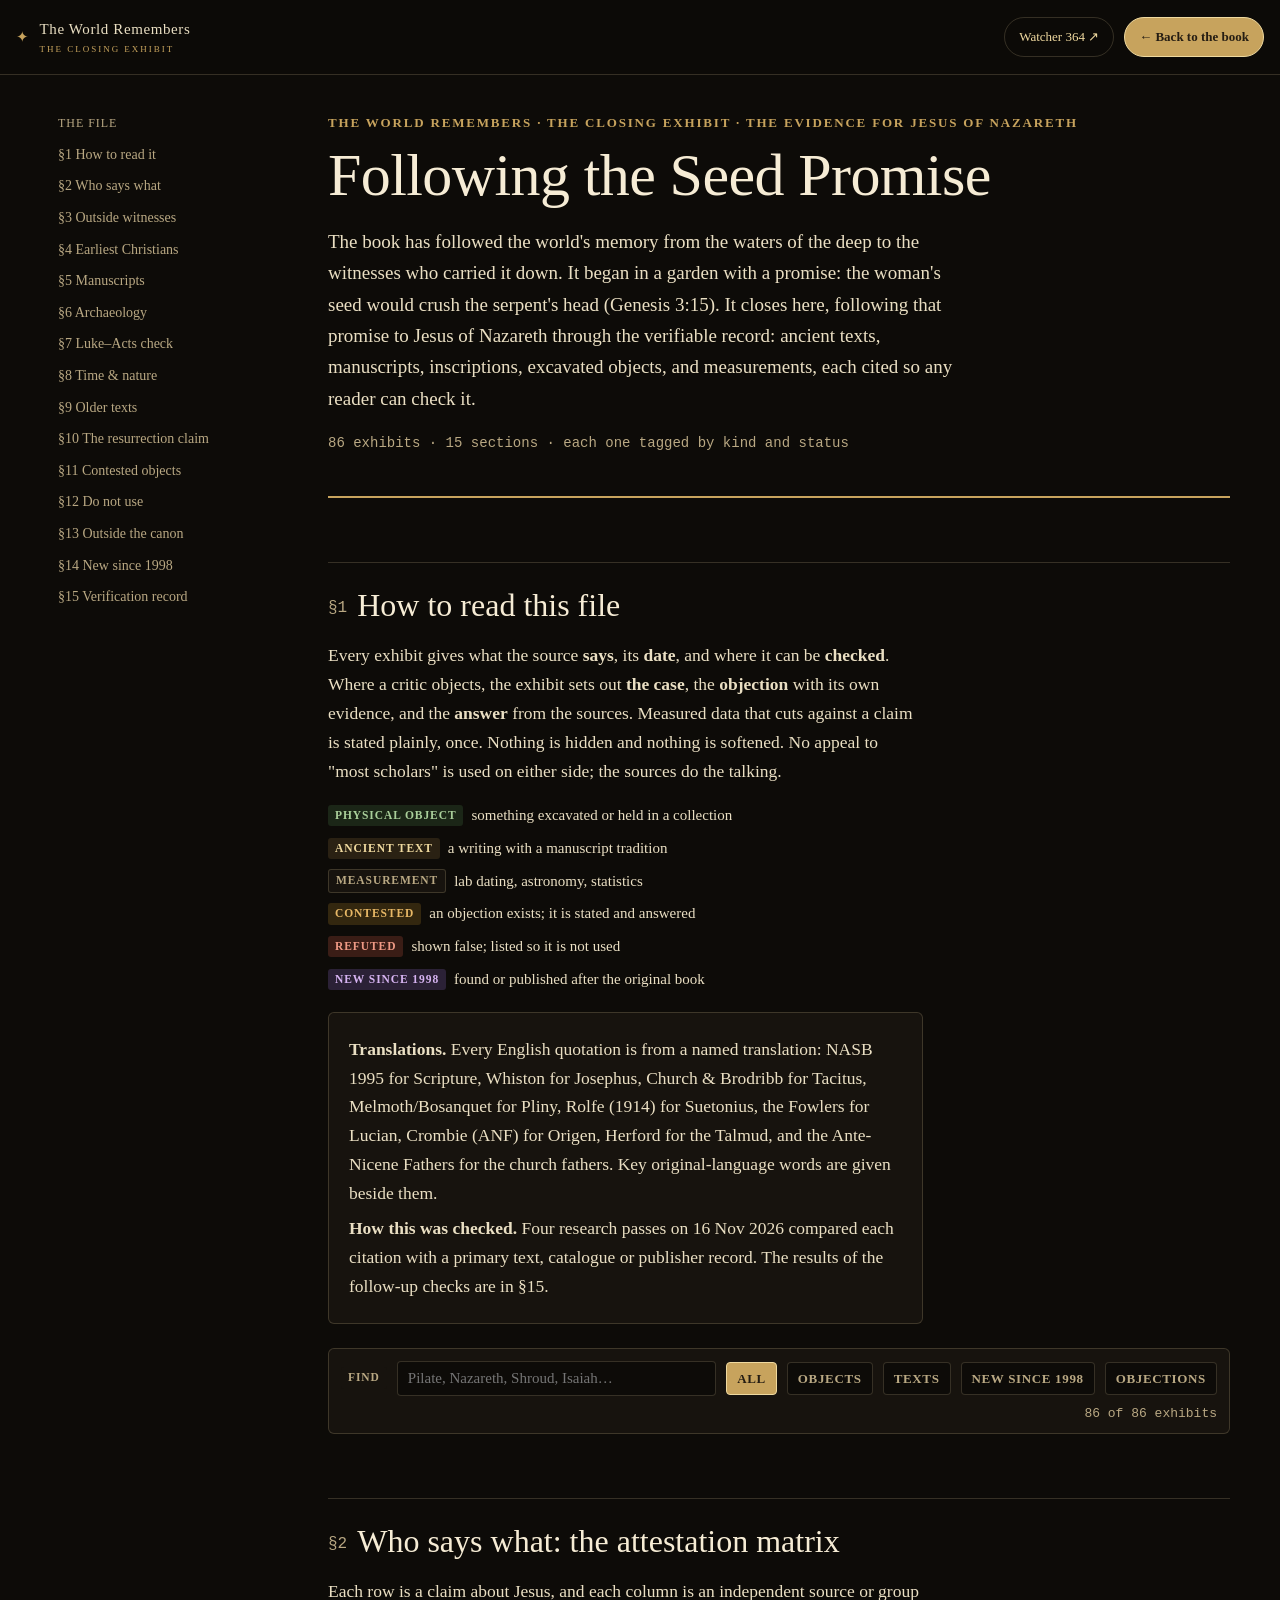
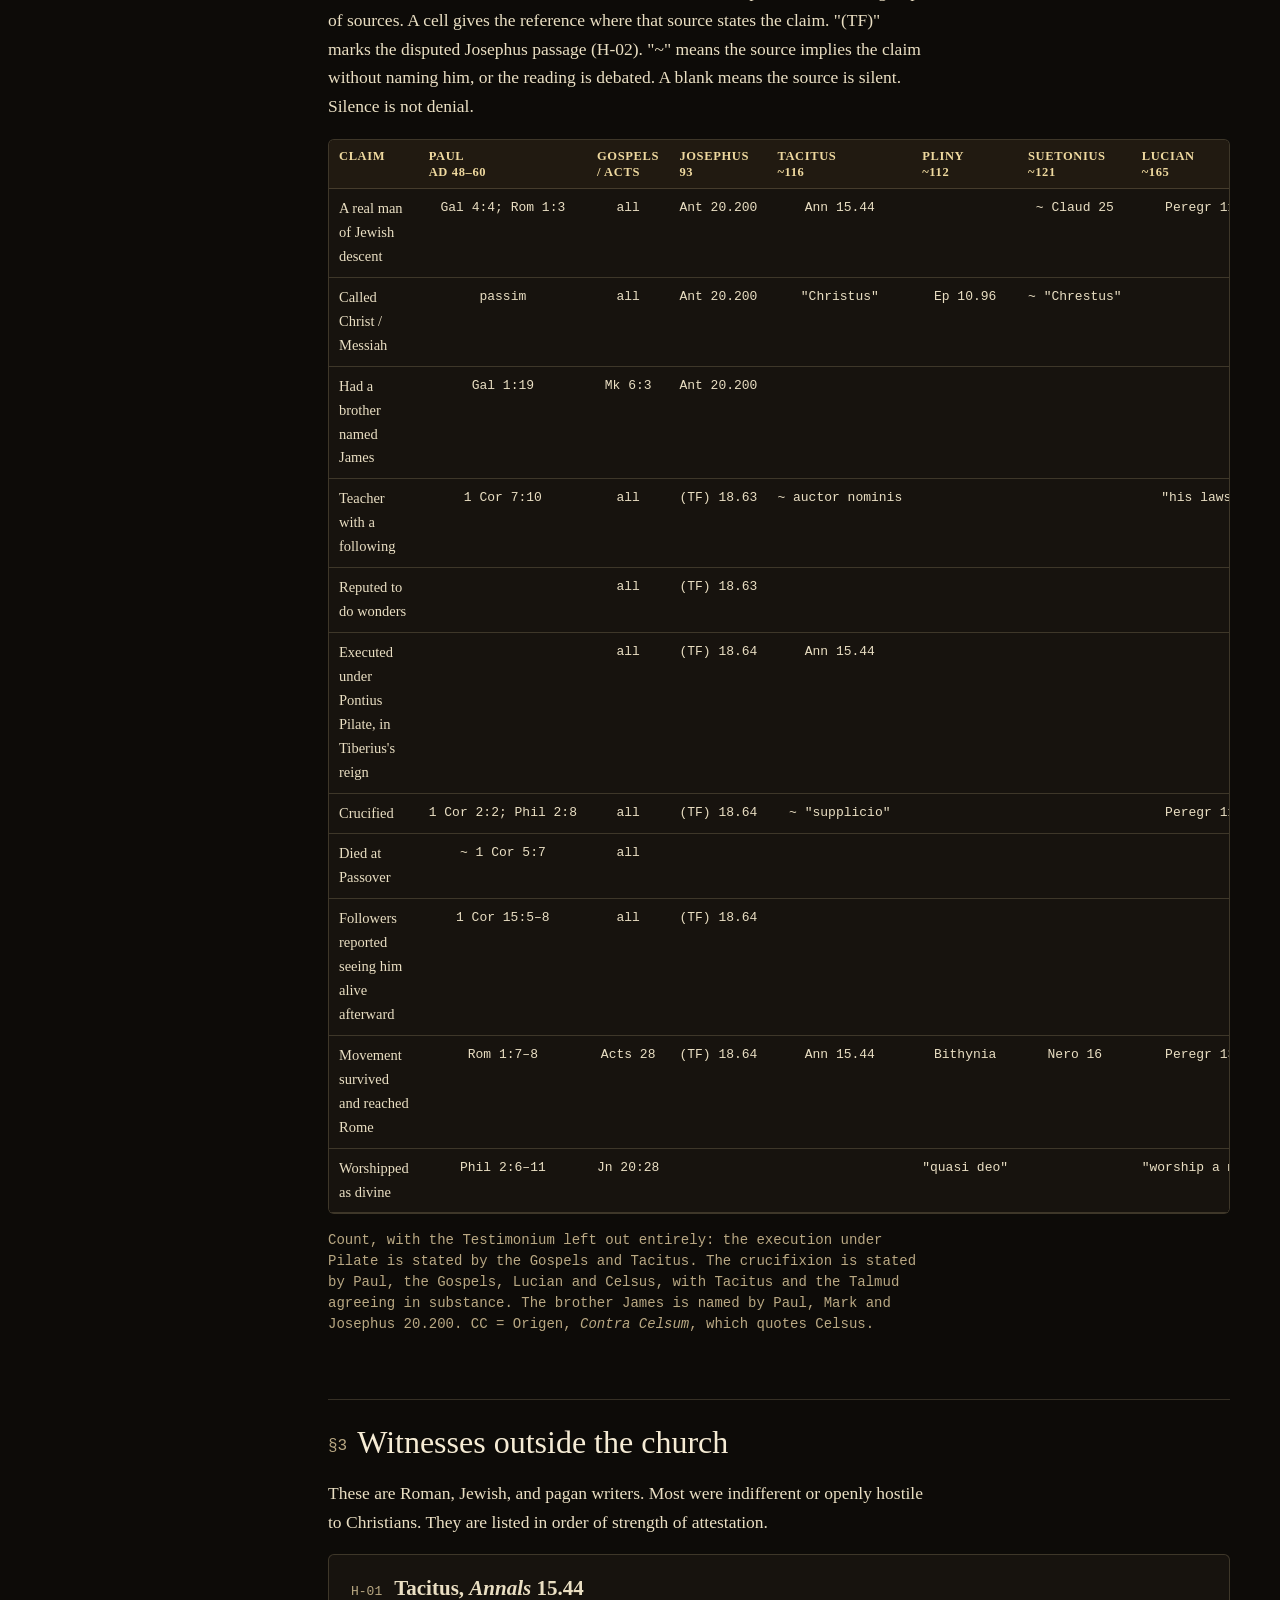
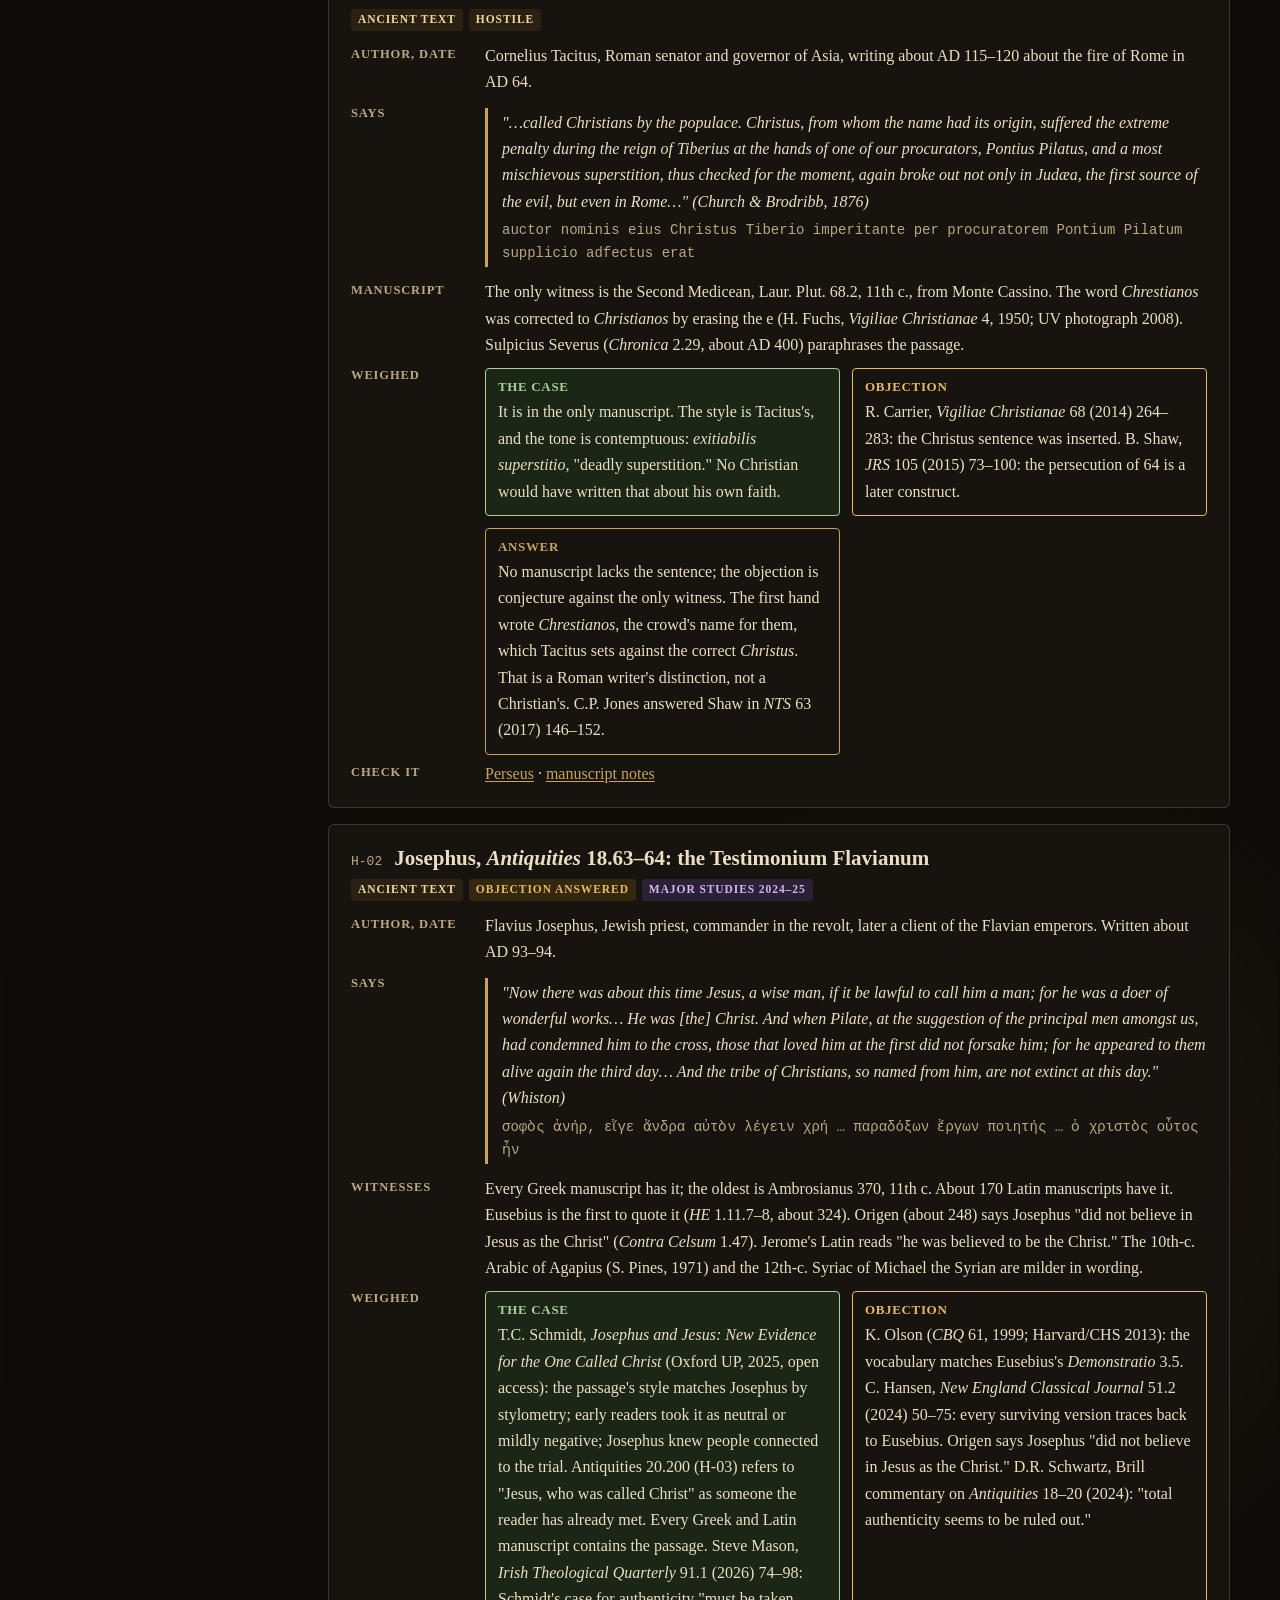
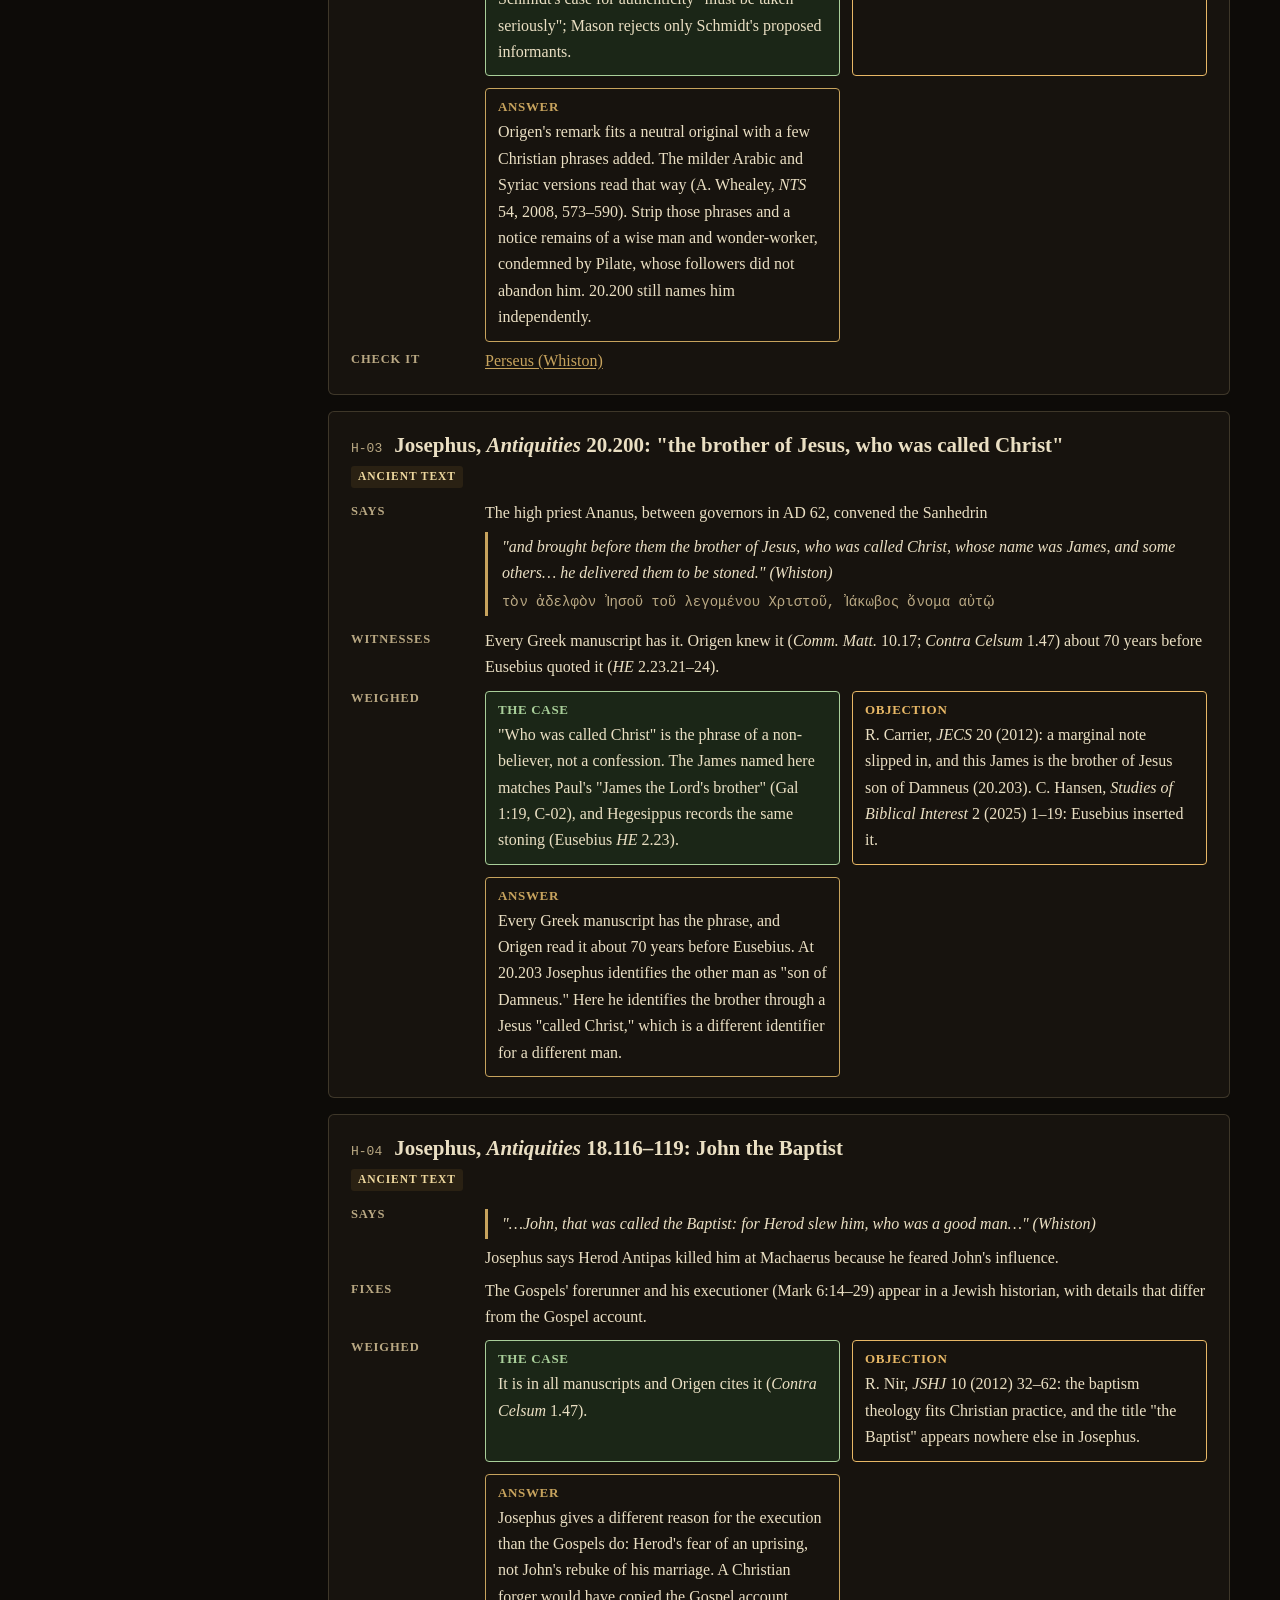
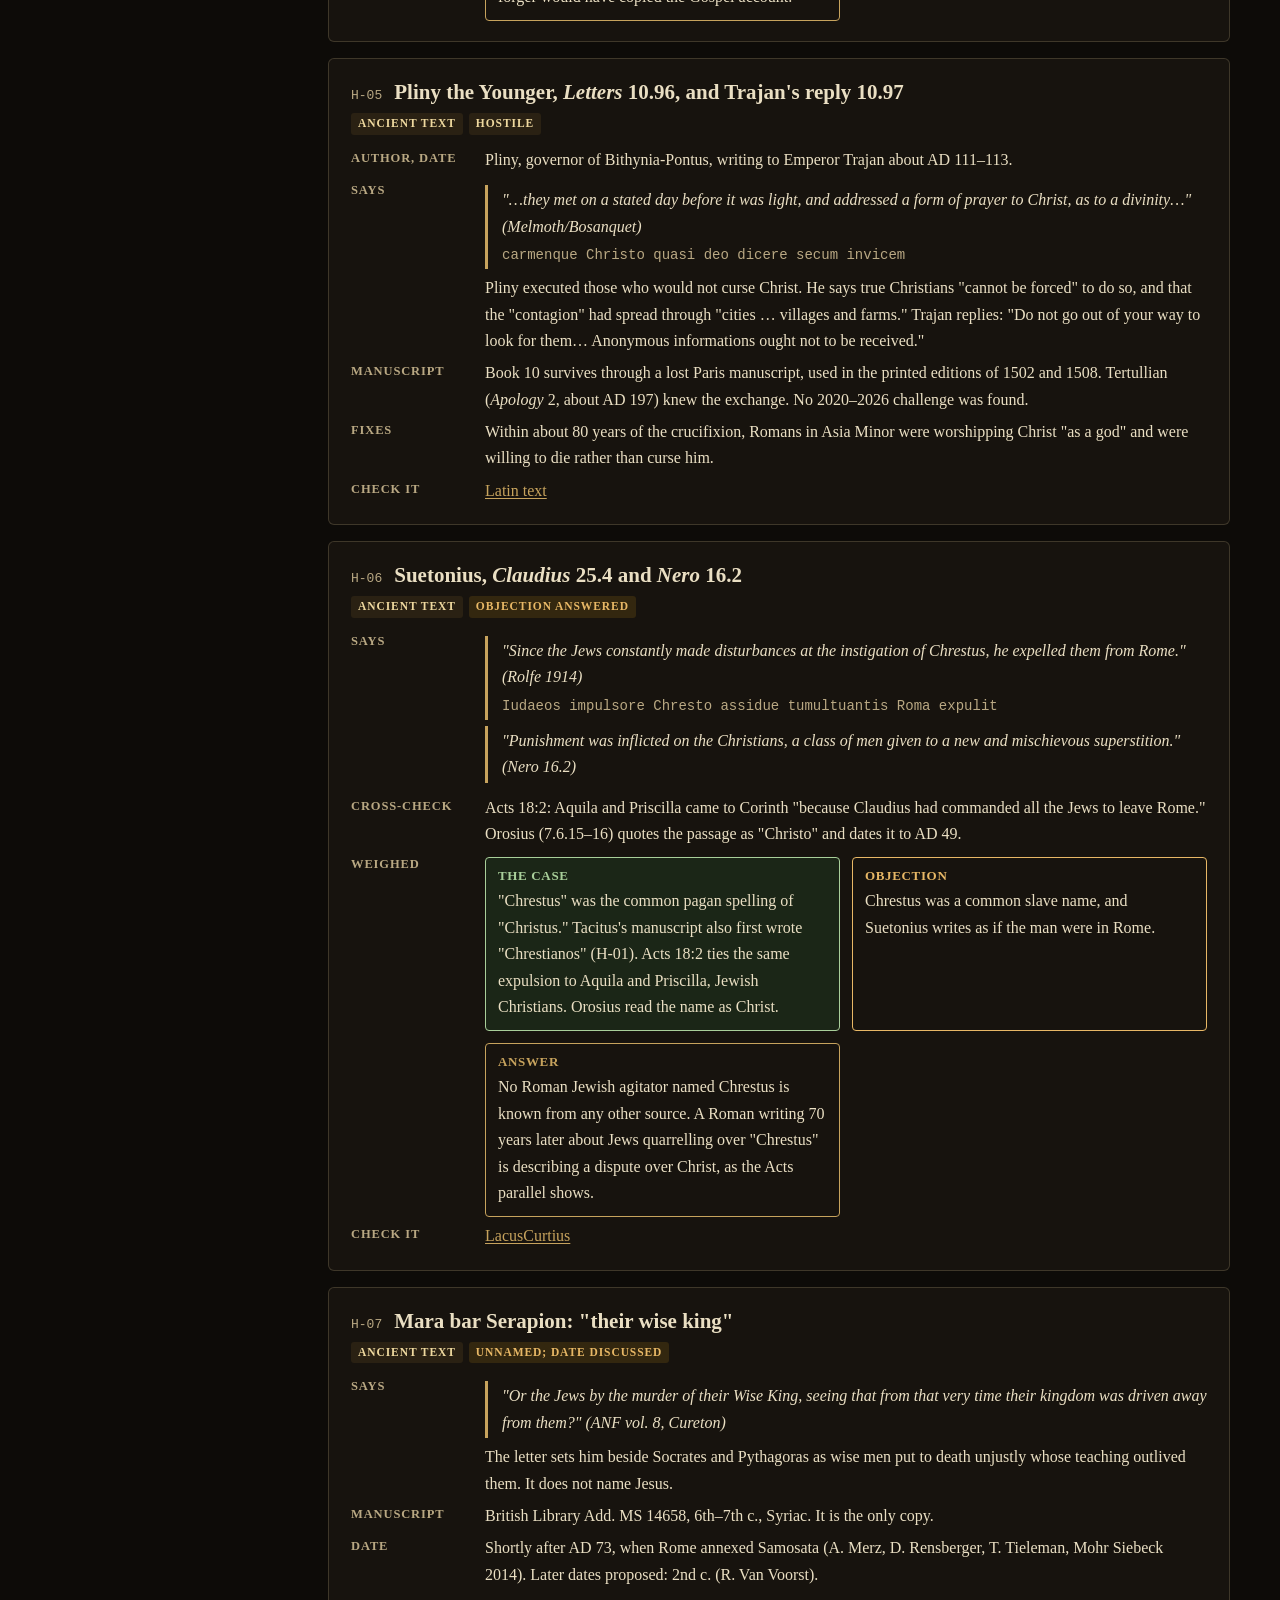
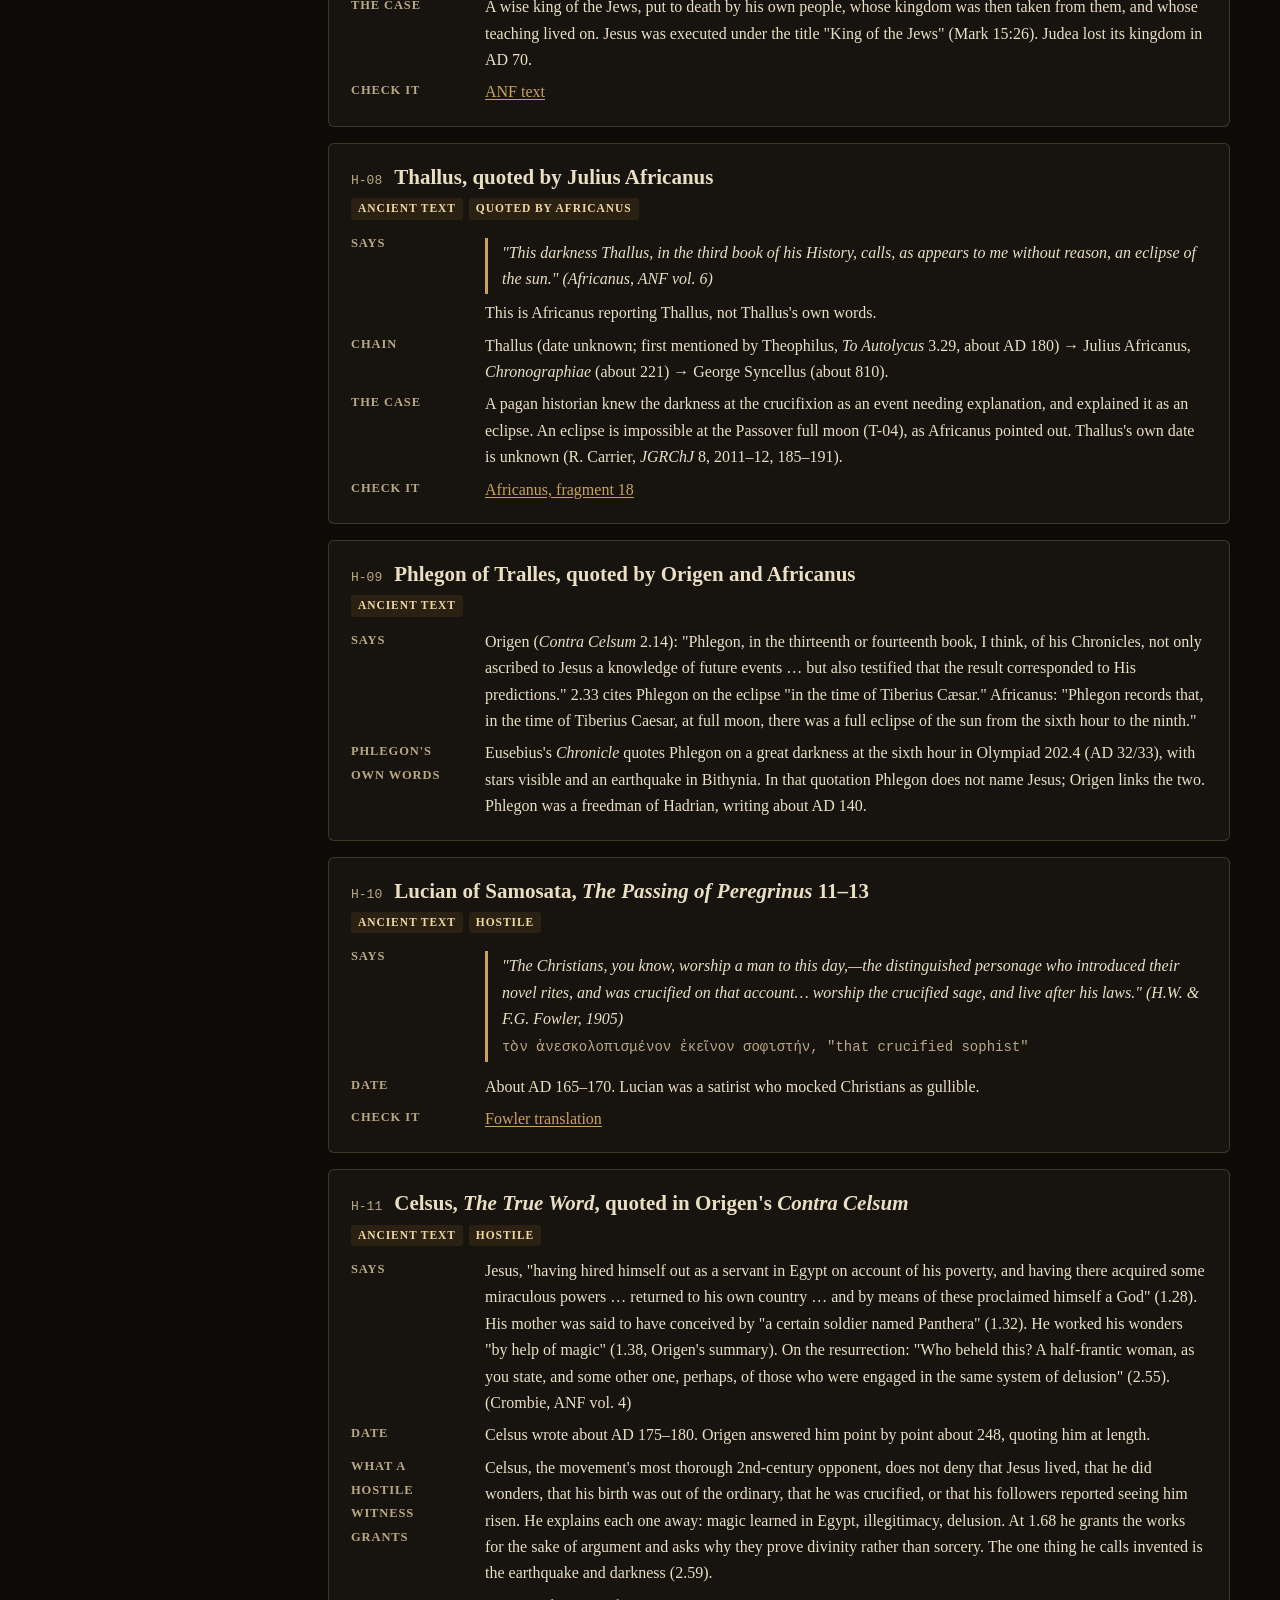
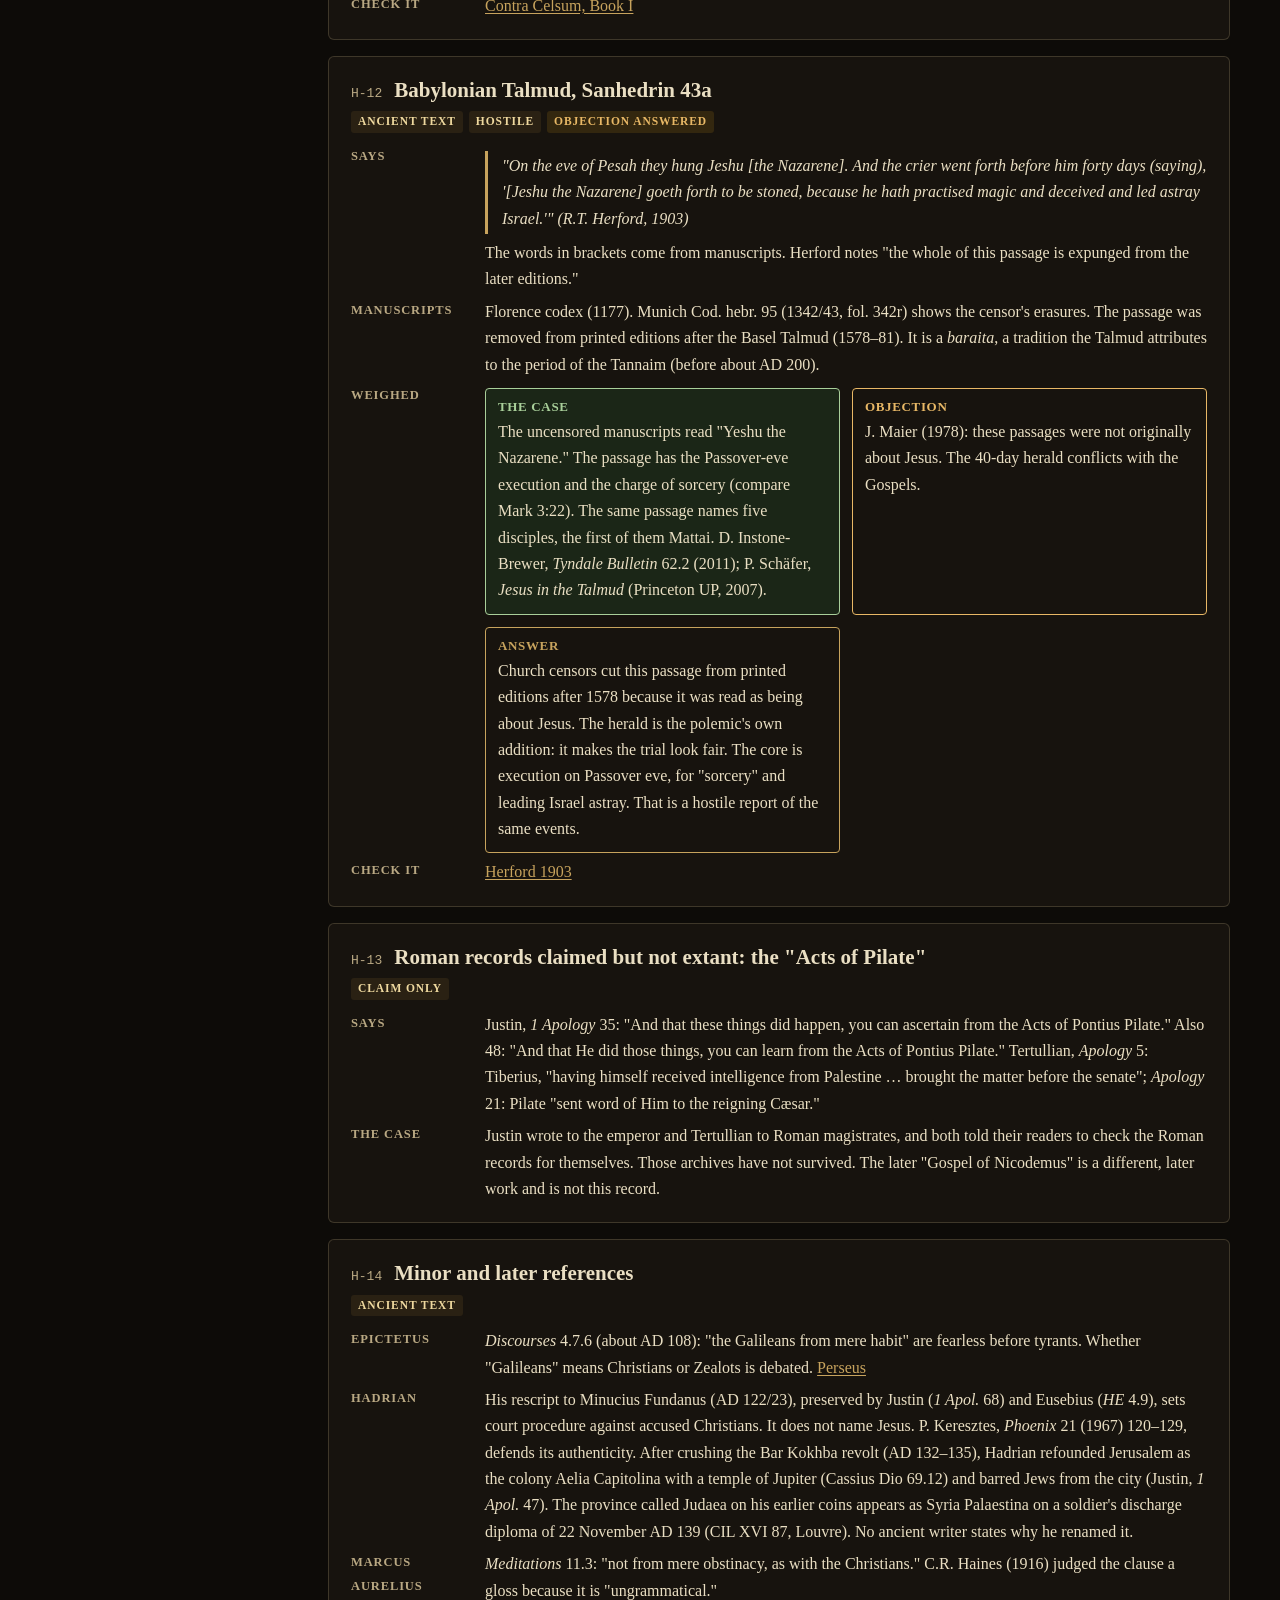
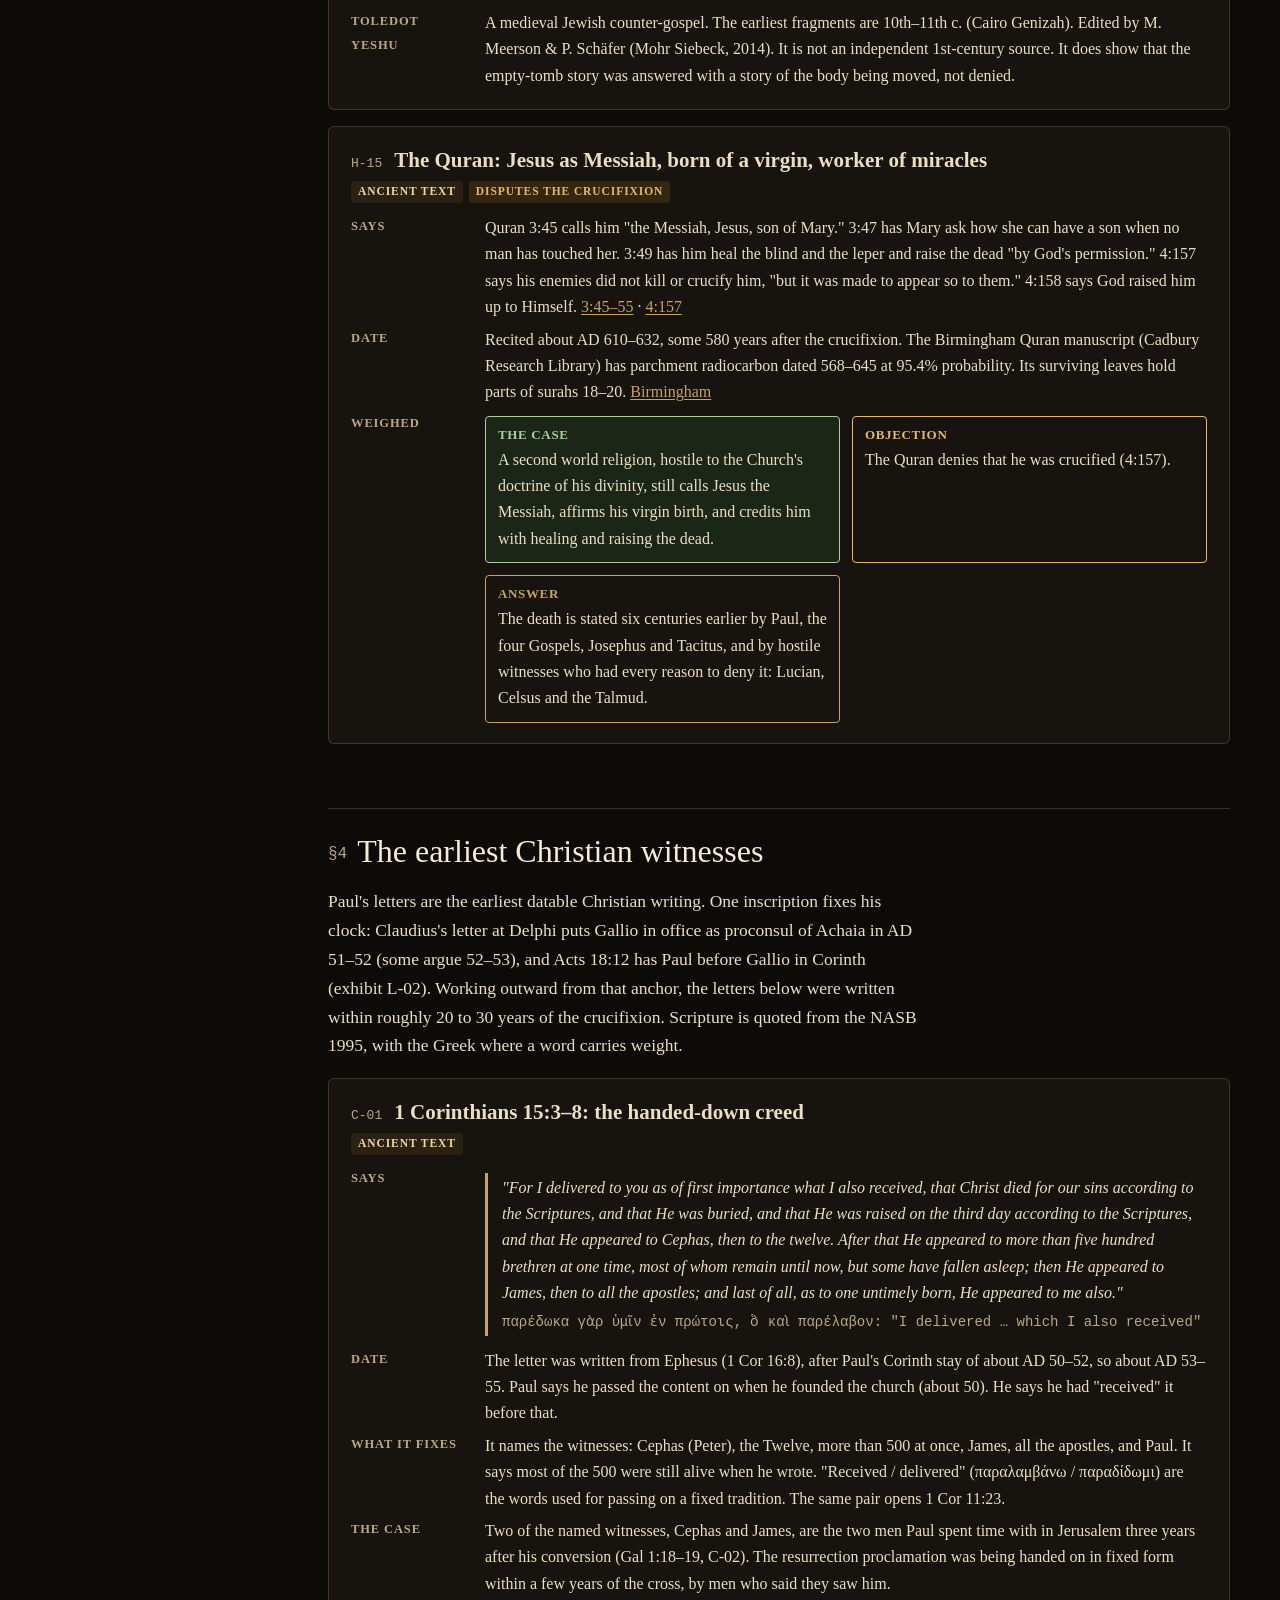
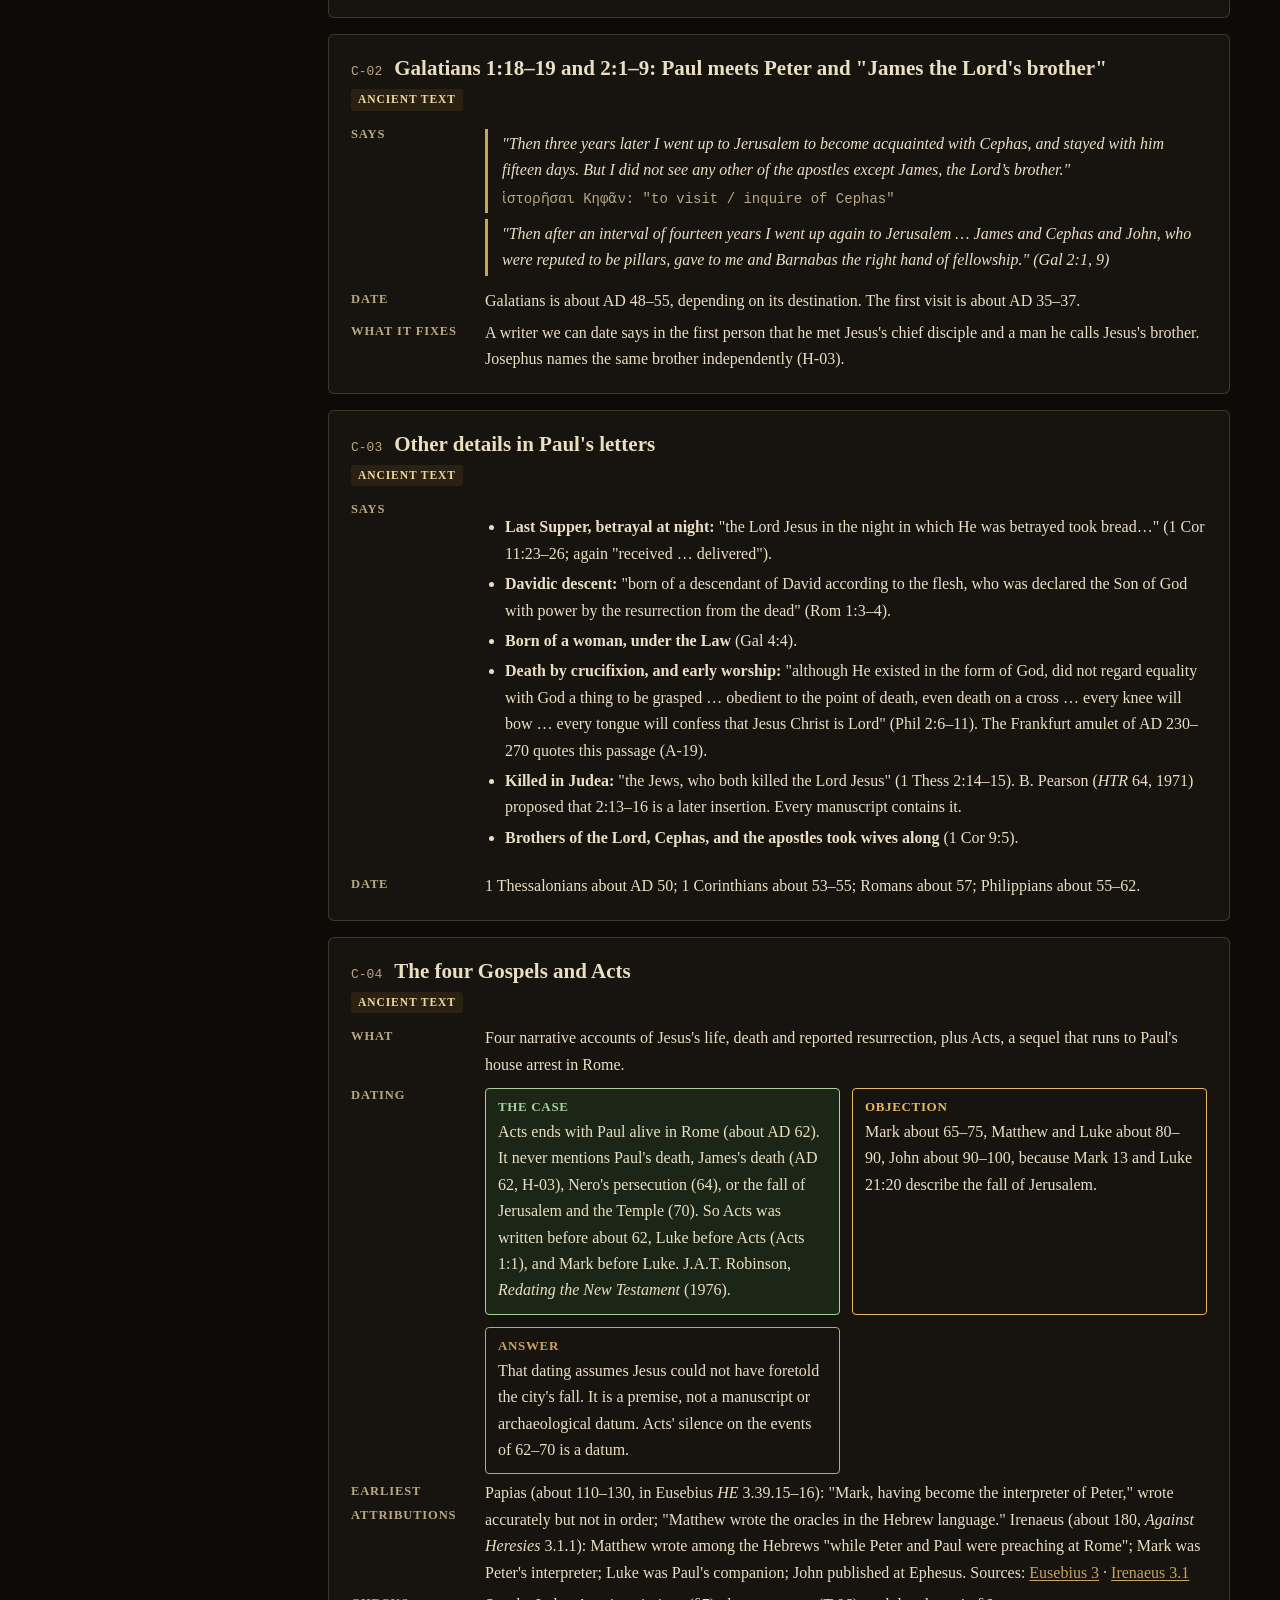
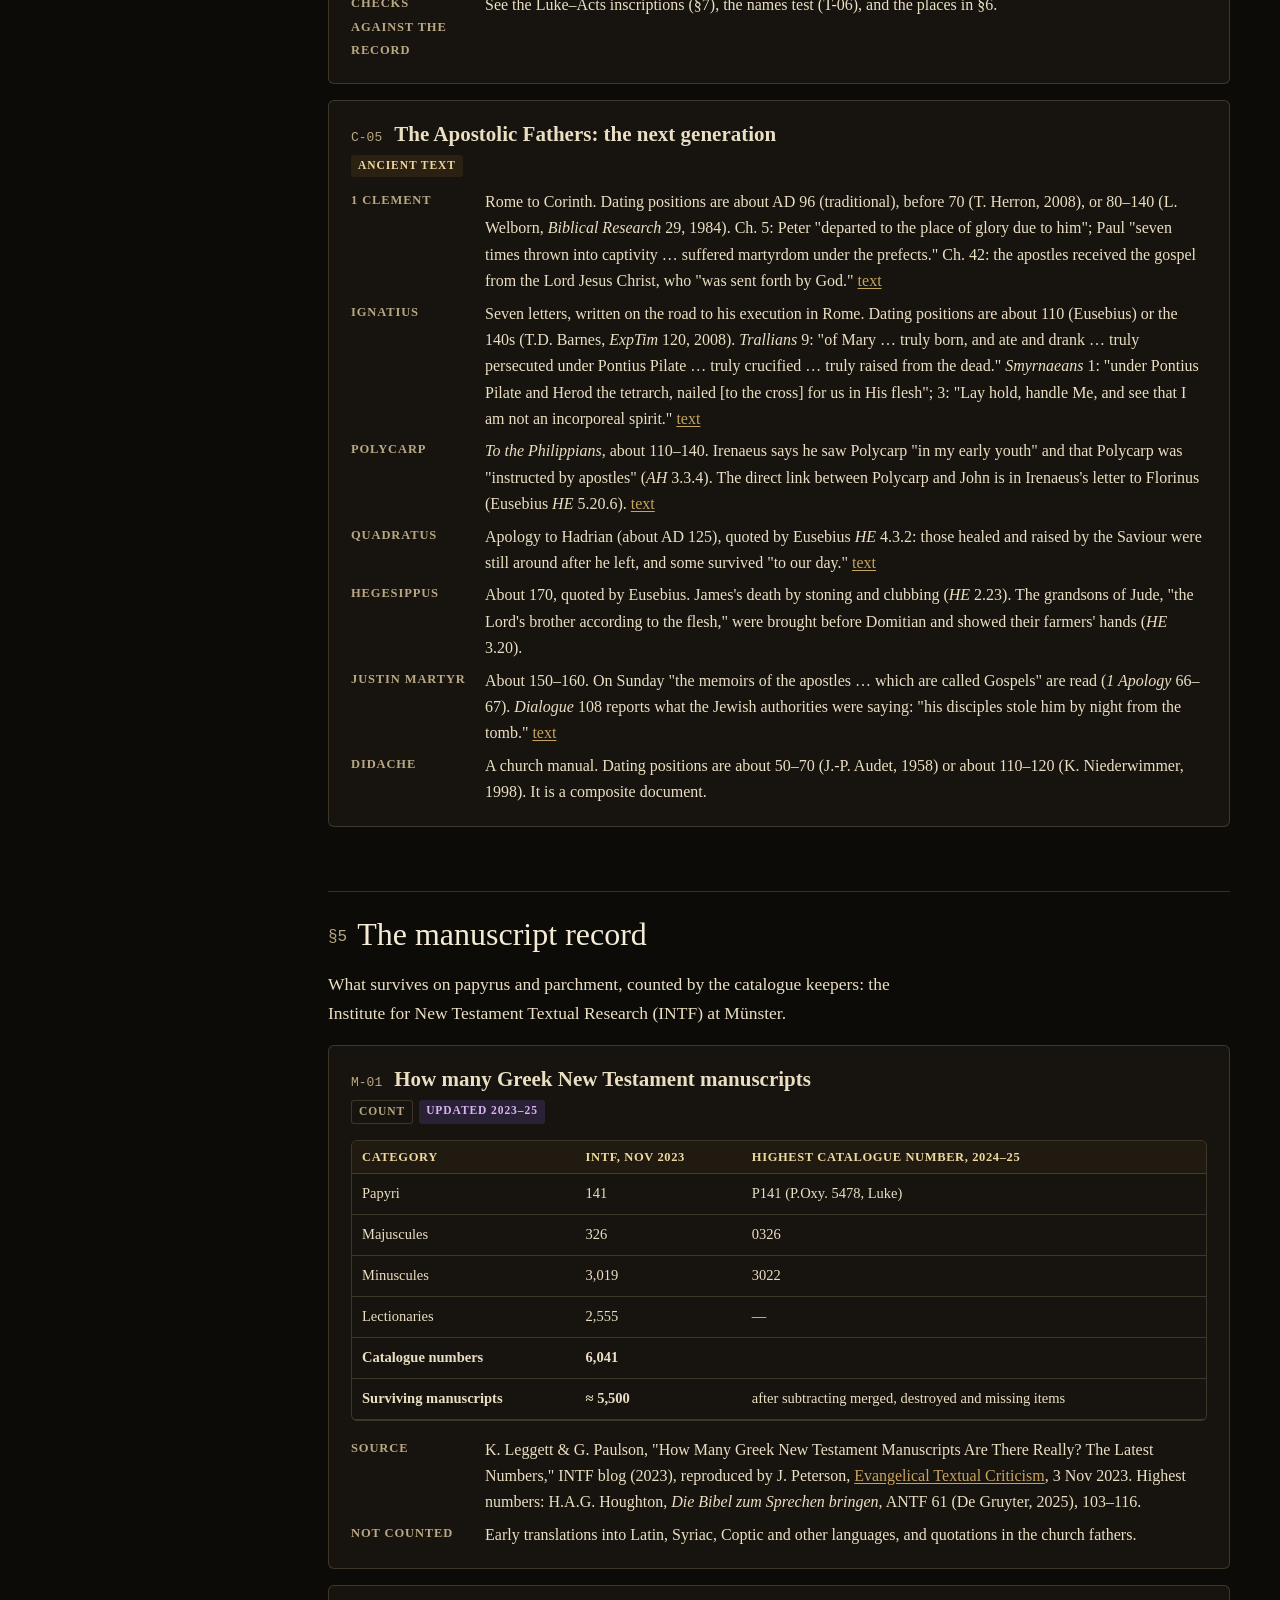
<file: exhibits/seed-promise/index.html>
<!doctype html>
<html lang="en">
<head>
<meta charset="utf-8">
<meta name="viewport" content="width=device-width, initial-scale=1, viewport-fit=cover">
<title>Following the Seed Promise — The World Remembers</title>
<meta name="description" content="The closing exhibit of The World Remembers: following the seed promise of Genesis 3:15 to Jesus of Nazareth through the verifiable evidence — Roman, Jewish and pagan witnesses, Paul's letters, manuscripts, archaeology, Isaiah 53 and Psalm 22 in copies made before Christ, and the resurrection evidence, each source cited and objections answered.">
<link rel="canonical" href="https://ancient-memory.pages.dev/exhibits/seed-promise/">
<style>html{background:#0d0b08}body{margin:0}img{max-width:100%}[hidden]{display:none!important}</style>
<style>
/* Layout: the book's closing exhibit — a reading column of numbered exhibits under the book's own sticky bar, index at left on wide screens. Palette and type follow The World Remembers. */
:root{
  --bg:#0d0b08; --paper:#17130e; --ink:#eadfc3; --muted:#b9a883; --rule:rgba(235,214,164,.18);
  --lapis:#c7a35d; --lapis-soft:#2a2113;
  --ok:#a9cf9a; --ok-soft:#1b2617; --text:#efd99f; --text-soft:#2a2113;
  --warn:#e8b866; --warn-soft:#33270f; --bad:#ef9a85; --bad-soft:#3a1d16;
  --new:#d7b4f2; --new-soft:#2b2136; --gold:#c7a35d; --gold-hi:#efd99f; --deep:#251d13;
  --f-display:Georgia,"Times New Roman",serif; --f-body:Georgia,"Times New Roman",serif;
  --f-mono:ui-monospace,"SFMono-Regular",Menlo,Consolas,monospace;
  color-scheme:dark;
}
html{scroll-behavior:smooth}
@media (prefers-reduced-motion:reduce){html{scroll-behavior:auto}}
body{background:radial-gradient(circle at 78% 9%, rgba(167,124,59,.13), transparent 28rem), var(--bg);color:var(--ink);font:400 17.5px/1.65 var(--f-body);
  padding-left:max(16px,env(safe-area-inset-left,0px));padding-right:max(16px,env(safe-area-inset-right,0px))}
a{color:var(--lapis);text-underline-offset:2px}
a:focus-visible,button:focus-visible,input:focus-visible,summary:focus-visible{outline:2px solid var(--lapis);outline-offset:2px}
.wrap{max-width:1180px;margin:0 auto;display:grid;grid-template-columns:230px minmax(0,1fr);gap:48px;padding-block:40px 80px}
@media (max-width:900px){.wrap{grid-template-columns:minmax(0,1fr);gap:24px;padding-block:24px 64px}}
nav.toc{position:sticky;top:calc(env(safe-area-inset-top,0px) + 84px);align-self:start;font:500 14px/1.4 var(--f-display);max-height:calc(100vh - 104px);overflow:auto}
nav.toc ol{list-style:none;margin:0;padding:0;display:grid;gap:2px}
nav.toc a{display:block;padding:5px 8px;border-radius:4px;color:var(--muted);text-decoration:none}
nav.toc a:hover{background:var(--lapis-soft);color:var(--ink)}
nav.toc .lbl{font-size:12px;letter-spacing:.08em;text-transform:uppercase;color:var(--muted);margin:0 0 8px 8px}
@media (max-width:900px){nav.toc{position:static;max-height:none}nav.toc ol{grid-template-columns:repeat(auto-fill,minmax(150px,1fr))}}
main{min-width:0}
.prose{max-width:68ch}
header.cover{border-bottom:2px solid var(--gold);padding-bottom:28px;margin-bottom:28px}
.eyebrow{font:600 13px/1.3 var(--f-display);letter-spacing:.14em;text-transform:uppercase;color:var(--gold)}
h1{font:400 clamp(36px,6vw,60px)/1.05 var(--f-display);color:#f6ecd5;letter-spacing:-.01em;margin:12px 0 14px;text-wrap:balance}
h2{font:400 32px/1.15 var(--f-display);color:#f6ecd5;margin:64px 0 8px;text-wrap:balance;scroll-margin-top:84px;border-top:1px solid var(--rule);padding-top:24px}
h2 .sn{font-family:var(--f-mono);font-weight:500;font-size:16px;color:var(--muted);margin-right:10px;vertical-align:middle}
h3{font:600 21px/1.25 var(--f-display);margin:0;text-wrap:balance}
h4{font:600 15px/1.3 var(--f-display);letter-spacing:.06em;text-transform:uppercase;color:var(--muted);margin:28px 0 8px}
.lede{font-size:19px;color:var(--ink)}
.meta-line{font:400 14px/1.5 var(--f-mono);color:var(--muted)}
.callout{background:var(--paper);border:1px solid var(--rule);border-radius:6px;padding:16px 20px;margin:20px 0}
.callout p{margin:6px 0}
.legend{display:flex;flex-wrap:wrap;gap:8px 16px;margin:14px 0 0;padding:0;list-style:none;font-size:15px}
.legend li{display:flex;gap:8px;align-items:center}
.tag{display:inline-block;font:600 11.5px/1 var(--f-display);letter-spacing:.08em;text-transform:uppercase;padding:5px 7px;border-radius:3px;white-space:nowrap}
.t-obj{background:var(--ok-soft);color:var(--ok)}
.t-txt{background:var(--text-soft);color:var(--text)}
.t-inf{background:var(--paper);color:var(--muted);border:1px solid var(--rule)}
.t-con{background:var(--warn-soft);color:var(--warn)}
.t-ref{background:var(--bad-soft);color:var(--bad)}
.t-new{background:var(--new-soft);color:var(--new)}
/* tools */
.tools{display:flex;flex-wrap:wrap;gap:10px;align-items:center;margin:24px 0 8px;padding:12px;background:var(--paper);border:1px solid var(--rule);border-radius:6px}
body::before{content:"";position:fixed;inset:0 0 auto;height:env(safe-area-inset-top,0px);z-index:10;background:var(--bg)}
.tools input{flex:1 1 200px;min-width:0;font:400 15px var(--f-body);padding:8px 10px;border:1px solid var(--rule);border-radius:4px;background:var(--bg);color:var(--ink)}
.tools button{font:600 13px/1 var(--f-display);letter-spacing:.05em;text-transform:uppercase;padding:9px 10px;border-radius:4px;border:1px solid var(--rule);background:var(--bg);color:var(--muted);cursor:pointer}
.tools button[aria-pressed="true"]{background:var(--gold);color:var(--deep);border-color:var(--gold-hi)}
.tools .count{font:400 13px var(--f-mono);color:var(--muted);margin-left:auto}
/* exhibits */
.ex{background:var(--paper);scroll-margin-top:84px;border:1px solid var(--rule);border-radius:6px;padding:20px 22px;margin:16px 0;scroll-margin-top:80px}
.ex-head{display:flex;flex-wrap:wrap;gap:8px 12px;align-items:baseline;margin-bottom:8px}
.ex-id{font:500 13px/1 var(--f-mono);color:var(--muted)}
.ex-tags{display:flex;flex-wrap:wrap;gap:6px;width:100%}
.ex dl{display:grid;grid-template-columns:118px minmax(0,1fr);gap:6px 16px;margin:12px 0 0;font-size:16px}
.ex dt{font:600 12.5px/1.9 var(--f-display);letter-spacing:.07em;text-transform:uppercase;color:var(--muted)}
.ex dd{margin:0;min-width:0}
@media (max-width:560px){.ex{padding:16px}.ex dl{grid-template-columns:minmax(0,1fr);gap:0}.ex dt{margin-top:10px}}
blockquote{margin:6px 0;padding:2px 0 2px 14px;border-left:3px solid var(--lapis);font-style:italic}
blockquote .orig{display:block;font-style:normal;font-family:var(--f-mono);font-size:14px;color:var(--muted);margin-top:4px}
.ref{font-family:var(--f-mono);font-size:14px}
.both{display:grid;grid-template-columns:repeat(auto-fit,minmax(240px,1fr));gap:12px;margin-top:4px}
.both > div{border:1px solid var(--rule);border-radius:4px;padding:10px 12px;min-width:0}
.both b{font:600 13px var(--f-display);letter-spacing:.05em;text-transform:uppercase;display:block;margin-bottom:4px}
.both .k-case{border-color:var(--ok);background:var(--ok-soft)}.both .k-case b{color:var(--ok)}
.both .k-obj{border-color:var(--warn)}.both .k-obj b{color:var(--warn)}
.both .k-ans{border-color:var(--lapis)}.both .k-ans b{color:var(--lapis)}
.tbl{overflow-x:auto;margin:16px 0;border:1px solid var(--rule);border-radius:6px;background:var(--paper)}
table{border-collapse:collapse;width:100%;font-size:14.5px;font-variant-numeric:tabular-nums}
th,td{padding:8px 10px;border-bottom:1px solid var(--rule);text-align:left;vertical-align:top}
th{font:600 12.5px/1.3 var(--f-display);letter-spacing:.05em;text-transform:uppercase;color:var(--gold-hi);background:#211a11}
td.c{text-align:center}
.mx td.c{font-family:var(--f-mono);font-size:13px;white-space:nowrap}
.y{color:var(--ok);font-weight:600}.n{color:var(--muted)}
.bar{height:12px;background:var(--lapis);border-radius:2px}
ul.plain{padding-left:20px}ul.plain li{margin:4px 0}
.bib{font-size:15px}.bib li{margin:6px 0}
footer{margin-top:72px;padding-top:20px;border-top:2px solid var(--gold);font-size:15px;color:var(--muted)}
.hidden-by-filter{display:none}
@media (max-width:900px){.ex,h2{scroll-margin-top:124px}}

.skip-link{position:fixed;z-index:100;top:8px;left:8px;padding:10px 14px;background:#f6ecd5;color:var(--deep);transform:translateY(-140%)}
.skip-link:focus{transform:translateY(0)}
.site-bar{position:sticky;z-index:50;top:0;min-height:58px;display:flex;flex-wrap:wrap;align-items:center;gap:10px 20px;
  padding-block:8px;padding-left:max(16px,env(safe-area-inset-left,0px));padding-right:max(16px,env(safe-area-inset-right,0px));
  margin-left:calc(-1 * max(16px,env(safe-area-inset-left,0px)));margin-right:calc(-1 * max(16px,env(safe-area-inset-right,0px)));
  background:rgba(13,11,8,.94);border-bottom:1px solid var(--rule);backdrop-filter:blur(6px)}
.site-bar .brand{display:flex;align-items:center;gap:10px;text-decoration:none;font-size:15px;letter-spacing:.04em;color:var(--ink)}
.site-bar .brand small{display:block;font-size:9px;letter-spacing:.22em;color:var(--gold)}
.site-bar .brand-mark{color:var(--gold)}
.site-bar .header-actions{margin-left:auto;display:flex;gap:10px;flex-wrap:wrap}
.site-bar .header-actions a{font-size:13px;text-decoration:none;color:var(--gold-hi);border:1px solid var(--rule);padding:8px 14px;border-radius:999px}
.site-bar .header-actions a.back{background:var(--gold);color:var(--deep);font-weight:800;border-color:var(--gold-hi)}
.site-bar .header-actions a.back:hover,.site-bar .header-actions a.back:focus-visible{background:var(--gold-hi)}
</style>
</head>
<body>

<a class="skip-link" href="#how">Skip to the evidence</a>
<header class="site-bar">
  <a class="brand" href="../../" aria-label="The World Remembers home"><span class="brand-mark" aria-hidden="true">✦</span><span>The World Remembers<small>THE CLOSING EXHIBIT</small></span></a>
  <div class="header-actions"><a href="../../exhibits/watcher-364/">Watcher 364 <span aria-hidden="true">↗</span></a><a class="back" href="../../">← Back to the book</a></div>
</header>
<div class="wrap">
<nav class="toc" aria-label="Sections">
<p class="lbl">The file</p>
<ol>
<li><a href="#how">§1 How to read it</a></li>
<li><a href="#matrix">§2 Who says what</a></li>
<li><a href="#outside">§3 Outside witnesses</a></li>
<li><a href="#christian">§4 Earliest Christians</a></li>
<li><a href="#manuscripts">§5 Manuscripts</a></li>
<li><a href="#archaeology">§6 Archaeology</a></li>
<li><a href="#luke">§7 Luke–Acts check</a></li>
<li><a href="#time">§8 Time &amp; nature</a></li>
<li><a href="#prophecy">§9 Older texts</a></li>
<li><a href="#resurrection">§10 The resurrection claim</a></li>
<li><a href="#contested">§11 Contested objects</a></li>
<li><a href="#refuted">§12 Do not use</a></li>
<li><a href="#noncanon">§13 Outside the canon</a></li>
<li><a href="#new">§14 New since 1998</a></li>
<li><a href="#open">§15 Verification record</a></li>
</ol>
</nav>
<main>
<header class="cover">
<div class="eyebrow">The World Remembers · the closing exhibit · the evidence for Jesus of Nazareth</div>
<h1>Following the Seed Promise</h1>
<p class="lede prose">The book has followed the world's memory from the waters of the deep to the witnesses who carried it down. It began in a garden with a promise: the woman's seed would crush the serpent's head (Genesis 3:15). It closes here, following that promise to Jesus of Nazareth through the verifiable record: ancient texts, manuscripts, inscriptions, excavated objects, and measurements, each cited so any reader can check it.</p>
<p class="meta-line">86 exhibits · 15 sections · each one tagged by kind and status</p>
</header>

<section id="how">
<h2><span class="sn">§1</span>How to read this file</h2>
<div class="prose">
<p>Every exhibit gives what the source <b>says</b>, its <b>date</b>, and where it can be <b>checked</b>. Where a critic objects, the exhibit sets out <b>the case</b>, the <b>objection</b> with its own evidence, and the <b>answer</b> from the sources. Measured data that cuts against a claim is stated plainly, once. Nothing is hidden and nothing is softened. No appeal to "most scholars" is used on either side; the sources do the talking.</p>
<ul class="legend">
<li><span class="tag t-obj">Physical object</span> something excavated or held in a collection</li>
<li><span class="tag t-txt">Ancient text</span> a writing with a manuscript tradition</li>
<li><span class="tag t-inf">Measurement</span> lab dating, astronomy, statistics</li>
<li><span class="tag t-con">Contested</span> an objection exists; it is stated and answered</li>
<li><span class="tag t-ref">Refuted</span> shown false; listed so it is not used</li>
<li><span class="tag t-new">New since 1998</span> found or published after the original book</li>
</ul>
<div class="callout"><p><b>Translations.</b> Every English quotation is from a named translation: NASB 1995 for Scripture, Whiston for Josephus, Church &amp; Brodribb for Tacitus, Melmoth/Bosanquet for Pliny, Rolfe (1914) for Suetonius, the Fowlers for Lucian, Crombie (ANF) for Origen, Herford for the Talmud, and the Ante-Nicene Fathers for the church fathers. Key original-language words are given beside them.</p>
<p><b>How this was checked.</b> Four research passes on 16 Nov 2026 compared each citation with a primary text, catalogue or publisher record. The results of the follow-up checks are in §15.</p></div>
</div>
</section>

<div class="tools" role="search">
<label for="q" class="tag t-inf" style="border:0">Find</label>
<input id="q" type="search" placeholder="Pilate, Nazareth, Shroud, Isaiah…" autocomplete="off">
<button type="button" data-f="all" aria-pressed="true">All</button>
<button type="button" data-f="obj" aria-pressed="false">Objects</button>
<button type="button" data-f="txt" aria-pressed="false">Texts</button>
<button type="button" data-f="new" aria-pressed="false">New since 1998</button>
<button type="button" data-f="con" aria-pressed="false">Objections</button>
<span class="count" id="count" aria-live="polite"></span>
</div>

<section id="matrix">
<h2><span class="sn">§2</span>Who says what: the attestation matrix</h2>
<div class="prose"><p>Each row is a claim about Jesus, and each column is an independent source or group of sources. A cell gives the reference where that source states the claim. "(TF)" marks the disputed Josephus passage (H-02). "~" means the source implies the claim without naming him, or the reading is debated. A blank means the source is silent. Silence is not denial.</p></div>
<div class="tbl"><table class="mx">
<thead><tr><th>Claim</th><th>Paul<br>AD 48–60</th><th>Gospels / Acts</th><th>Josephus<br>93</th><th>Tacitus<br>~116</th><th>Pliny<br>~112</th><th>Suetonius<br>~121</th><th>Lucian<br>~165</th><th>Celsus<br>~177</th><th>Talmud<br>(baraita)</th><th>Mara<br>73+?</th></tr></thead>
<tbody>
<tr><td>A real man of Jewish descent</td><td class="c">Gal 4:4; Rom 1:3</td><td class="c">all</td><td class="c">Ant 20.200</td><td class="c">Ann 15.44</td><td class="c"></td><td class="c">~ Claud 25</td><td class="c">Peregr 11</td><td class="c">CC 1.28</td><td class="c">Sanh 43a</td><td class="c">~ "wise king"</td></tr>
<tr><td>Called Christ / Messiah</td><td class="c">passim</td><td class="c">all</td><td class="c">Ant 20.200</td><td class="c">"Christus"</td><td class="c">Ep 10.96</td><td class="c">~ "Chrestus"</td><td class="c"></td><td class="c"></td><td class="c"></td><td class="c"></td></tr>
<tr><td>Had a brother named James</td><td class="c">Gal 1:19</td><td class="c">Mk 6:3</td><td class="c">Ant 20.200</td><td class="c"></td><td class="c"></td><td class="c"></td><td class="c"></td><td class="c"></td><td class="c"></td><td class="c"></td></tr>
<tr><td>Teacher with a following</td><td class="c">1 Cor 7:10</td><td class="c">all</td><td class="c">(TF) 18.63</td><td class="c">~ auctor nominis</td><td class="c"></td><td class="c"></td><td class="c">"his laws"</td><td class="c">CC 1.62</td><td class="c">Sanh 43a</td><td class="c">~ his teaching</td></tr>
<tr><td>Reputed to do wonders</td><td class="c"></td><td class="c">all</td><td class="c">(TF) 18.63</td><td class="c"></td><td class="c"></td><td class="c"></td><td class="c"></td><td class="c">CC 1.28, 1.38</td><td class="c">"sorcery"</td><td class="c"></td></tr>
<tr><td>Executed under Pontius Pilate, in Tiberius's reign</td><td class="c"></td><td class="c">all</td><td class="c">(TF) 18.64</td><td class="c">Ann 15.44</td><td class="c"></td><td class="c"></td><td class="c"></td><td class="c"></td><td class="c"></td><td class="c">~ "murder"</td></tr>
<tr><td>Crucified</td><td class="c">1 Cor 2:2; Phil 2:8</td><td class="c">all</td><td class="c">(TF) 18.64</td><td class="c">~ "supplicio"</td><td class="c"></td><td class="c"></td><td class="c">Peregr 11</td><td class="c">CC 2.36</td><td class="c">~ "hanged"</td><td class="c"></td></tr>
<tr><td>Died at Passover</td><td class="c">~ 1 Cor 5:7</td><td class="c">all</td><td class="c"></td><td class="c"></td><td class="c"></td><td class="c"></td><td class="c"></td><td class="c"></td><td class="c">"eve of Pesah"</td><td class="c"></td></tr>
<tr><td>Followers reported seeing him alive afterward</td><td class="c">1 Cor 15:5–8</td><td class="c">all</td><td class="c">(TF) 18.64</td><td class="c"></td><td class="c"></td><td class="c"></td><td class="c"></td><td class="c">CC 2.55</td><td class="c"></td><td class="c"></td></tr>
<tr><td>Movement survived and reached Rome</td><td class="c">Rom 1:7–8</td><td class="c">Acts 28</td><td class="c">(TF) 18.64</td><td class="c">Ann 15.44</td><td class="c">Bithynia</td><td class="c">Nero 16</td><td class="c">Peregr 13</td><td class="c">passim</td><td class="c"></td><td class="c"></td></tr>
<tr><td>Worshipped as divine</td><td class="c">Phil 2:6–11</td><td class="c">Jn 20:28</td><td class="c"></td><td class="c"></td><td class="c">"quasi deo"</td><td class="c"></td><td class="c">"worship a man"</td><td class="c">CC 8.12</td><td class="c"></td><td class="c"></td></tr>
</tbody></table></div>
<div class="prose"><p class="meta-line">Count, with the Testimonium left out entirely: the execution under Pilate is stated by the Gospels and Tacitus. The crucifixion is stated by Paul, the Gospels, Lucian and Celsus, with Tacitus and the Talmud agreeing in substance. The brother James is named by Paul, Mark and Josephus 20.200. CC = Origen, <i>Contra Celsum</i>, which quotes Celsus.</p></div>
</section>

<!-- ============ OUTSIDE WITNESSES ============ -->
<section id="outside">
<h2><span class="sn">§3</span>Witnesses outside the church</h2>
<div class="prose"><p>These are Roman, Jewish, and pagan writers. Most were indifferent or openly hostile to Christians. They are listed in order of strength of attestation.</p></div>

<article class="ex" id="H-01" data-kind="txt">
<div class="ex-head"><span class="ex-id">H-01</span><h3>Tacitus, <i>Annals</i> 15.44</h3></div>
<div class="ex-tags"><span class="tag t-txt">Ancient text</span><span class="tag t-txt">Hostile</span></div>
<dl>
<dt>Author, date</dt><dd>Cornelius Tacitus, Roman senator and governor of Asia, writing about AD 115–120 about the fire of Rome in AD 64.</dd>
<dt>Says</dt><dd><blockquote>"…called Christians by the populace. Christus, from whom the name had its origin, suffered the extreme penalty during the reign of Tiberius at the hands of one of our procurators, Pontius Pilatus, and a most mischievous superstition, thus checked for the moment, again broke out not only in Judæa, the first source of the evil, but even in Rome…" (Church &amp; Brodribb, 1876)<span class="orig">auctor nominis eius Christus Tiberio imperitante per procuratorem Pontium Pilatum supplicio adfectus erat</span></blockquote></dd>
<dt>Manuscript</dt><dd>The only witness is the Second Medicean, Laur. Plut. 68.2, 11th c., from Monte Cassino. The word <i>Chrestianos</i> was corrected to <i>Christianos</i> by erasing the e (H. Fuchs, <i>Vigiliae Christianae</i> 4, 1950; UV photograph 2008). Sulpicius Severus (<i>Chronica</i> 2.29, about AD 400) paraphrases the passage.</dd>
<dt>Weighed</dt><dd><div class="both"><div class="k-case"><b>The case</b>It is in the only manuscript. The style is Tacitus's, and the tone is contemptuous: <i>exitiabilis superstitio</i>, "deadly superstition." No Christian would have written that about his own faith.</div><div class="k-obj"><b>Objection</b>R. Carrier, <i>Vigiliae Christianae</i> 68 (2014) 264–283: the Christus sentence was inserted. B. Shaw, <i>JRS</i> 105 (2015) 73–100: the persecution of 64 is a later construct.</div><div class="k-ans"><b>Answer</b>No manuscript lacks the sentence; the objection is conjecture against the only witness. The first hand wrote <i>Chrestianos</i>, the crowd's name for them, which Tacitus sets against the correct <i>Christus</i>. That is a Roman writer's distinction, not a Christian's. C.P. Jones answered Shaw in <i>NTS</i> 63 (2017) 146–152.</div></div></dd>
<dt>Check it</dt><dd><a href="https://www.perseus.tufts.edu/hopper/text?doc=Perseus:text:1999.02.0078:book=15:chapter=44">Perseus</a> · <a href="https://www.tertullian.org/rpearse/tacitus/">manuscript notes</a></dd>
</dl></article>

<article class="ex" id="H-02" data-kind="txt" data-new="1">
<div class="ex-head"><span class="ex-id">H-02</span><h3>Josephus, <i>Antiquities</i> 18.63–64: the Testimonium Flavianum</h3></div>
<div class="ex-tags"><span class="tag t-txt">Ancient text</span><span class="tag t-con">Objection answered</span><span class="tag t-new">Major studies 2024–25</span></div>
<dl>
<dt>Author, date</dt><dd>Flavius Josephus, Jewish priest, commander in the revolt, later a client of the Flavian emperors. Written about AD 93–94.</dd>
<dt>Says</dt><dd><blockquote>"Now there was about this time Jesus, a wise man, if it be lawful to call him a man; for he was a doer of wonderful works… He was [the] Christ. And when Pilate, at the suggestion of the principal men amongst us, had condemned him to the cross, those that loved him at the first did not forsake him; for he appeared to them alive again the third day… And the tribe of Christians, so named from him, are not extinct at this day." (Whiston)<span class="orig">σοφὸς ἀνήρ, εἴγε ἄνδρα αὐτὸν λέγειν χρή … παραδόξων ἔργων ποιητής … ὁ χριστὸς οὗτος ἦν</span></blockquote></dd>
<dt>Witnesses</dt><dd>Every Greek manuscript has it; the oldest is Ambrosianus 370, 11th c. About 170 Latin manuscripts have it. Eusebius is the first to quote it (<i>HE</i> 1.11.7–8, about 324). Origen (about 248) says Josephus "did not believe in Jesus as the Christ" (<i>Contra Celsum</i> 1.47). Jerome's Latin reads "he was believed to be the Christ." The 10th-c. Arabic of Agapius (S. Pines, 1971) and the 12th-c. Syriac of Michael the Syrian are milder in wording.</dd>
<dt>Weighed</dt><dd><div class="both">
<div class="k-case"><b>The case</b>T.C. Schmidt, <i>Josephus and Jesus: New Evidence for the One Called Christ</i> (Oxford UP, 2025, open access): the passage's style matches Josephus by stylometry; early readers took it as neutral or mildly negative; Josephus knew people connected to the trial. Antiquities 20.200 (H-03) refers to "Jesus, who was called Christ" as someone the reader has already met. Every Greek and Latin manuscript contains the passage. Steve Mason, <i>Irish Theological Quarterly</i> 91.1 (2026) 74–98: Schmidt's case for authenticity "must be taken seriously"; Mason rejects only Schmidt's proposed informants.</div>
<div class="k-obj"><b>Objection</b>K. Olson (<i>CBQ</i> 61, 1999; Harvard/CHS 2013): the vocabulary matches Eusebius's <i>Demonstratio</i> 3.5. C. Hansen, <i>New England Classical Journal</i> 51.2 (2024) 50–75: every surviving version traces back to Eusebius. Origen says Josephus "did not believe in Jesus as the Christ." D.R. Schwartz, Brill commentary on <i>Antiquities</i> 18–20 (2024): "total authenticity seems to be ruled out."</div>
<div class="k-ans"><b>Answer</b>Origen's remark fits a neutral original with a few Christian phrases added. The milder Arabic and Syriac versions read that way (A. Whealey, <i>NTS</i> 54, 2008, 573–590). Strip those phrases and a notice remains of a wise man and wonder-worker, condemned by Pilate, whose followers did not abandon him. 20.200 still names him independently.</div></div></dd>
<dt>Check it</dt><dd><a href="https://www.perseus.tufts.edu/hopper/text?doc=Perseus:text:1999.01.0146:book=18:whiston%20chapter=3:whiston%20section=3">Perseus (Whiston)</a></dd>
</dl></article>

<article class="ex" id="H-03" data-kind="txt">
<div class="ex-head"><span class="ex-id">H-03</span><h3>Josephus, <i>Antiquities</i> 20.200: "the brother of Jesus, who was called Christ"</h3></div>
<div class="ex-tags"><span class="tag t-txt">Ancient text</span></div>
<dl>
<dt>Says</dt><dd>The high priest Ananus, between governors in AD 62, convened the Sanhedrin <blockquote>"and brought before them the brother of Jesus, who was called Christ, whose name was James, and some others… he delivered them to be stoned." (Whiston)<span class="orig">τὸν ἀδελφὸν Ἰησοῦ τοῦ λεγομένου Χριστοῦ, Ἰάκωβος ὄνομα αὐτῷ</span></blockquote></dd>
<dt>Witnesses</dt><dd>Every Greek manuscript has it. Origen knew it (<i>Comm. Matt.</i> 10.17; <i>Contra Celsum</i> 1.47) about 70 years before Eusebius quoted it (<i>HE</i> 2.23.21–24).</dd>
<dt>Weighed</dt><dd><div class="both"><div class="k-case"><b>The case</b>"Who was called Christ" is the phrase of a non-believer, not a confession. The James named here matches Paul's "James the Lord's brother" (Gal 1:19, C-02), and Hegesippus records the same stoning (Eusebius <i>HE</i> 2.23).</div><div class="k-obj"><b>Objection</b>R. Carrier, <i>JECS</i> 20 (2012): a marginal note slipped in, and this James is the brother of Jesus son of Damneus (20.203). C. Hansen, <i>Studies of Biblical Interest</i> 2 (2025) 1–19: Eusebius inserted it.</div><div class="k-ans"><b>Answer</b>Every Greek manuscript has the phrase, and Origen read it about 70 years before Eusebius. At 20.203 Josephus identifies the other man as "son of Damneus." Here he identifies the brother through a Jesus "called Christ," which is a different identifier for a different man.</div></div></dd>
</dl></article>

<article class="ex" id="H-04" data-kind="txt">
<div class="ex-head"><span class="ex-id">H-04</span><h3>Josephus, <i>Antiquities</i> 18.116–119: John the Baptist</h3></div>
<div class="ex-tags"><span class="tag t-txt">Ancient text</span></div>
<dl>
<dt>Says</dt><dd><blockquote>"…John, that was called the Baptist: for Herod slew him, who was a good man…" (Whiston)</blockquote> Josephus says Herod Antipas killed him at Machaerus because he feared John's influence.</dd>
<dt>Fixes</dt><dd>The Gospels' forerunner and his executioner (Mark 6:14–29) appear in a Jewish historian, with details that differ from the Gospel account.</dd>
<dt>Weighed</dt><dd><div class="both"><div class="k-case"><b>The case</b>It is in all manuscripts and Origen cites it (<i>Contra Celsum</i> 1.47).</div><div class="k-obj"><b>Objection</b>R. Nir, <i>JSHJ</i> 10 (2012) 32–62: the baptism theology fits Christian practice, and the title "the Baptist" appears nowhere else in Josephus.</div><div class="k-ans"><b>Answer</b>Josephus gives a different reason for the execution than the Gospels do: Herod's fear of an uprising, not John's rebuke of his marriage. A Christian forger would have copied the Gospel account.</div></div></dd>
</dl></article>

<article class="ex" id="H-05" data-kind="txt">
<div class="ex-head"><span class="ex-id">H-05</span><h3>Pliny the Younger, <i>Letters</i> 10.96, and Trajan's reply 10.97</h3></div>
<div class="ex-tags"><span class="tag t-txt">Ancient text</span><span class="tag t-txt">Hostile</span></div>
<dl>
<dt>Author, date</dt><dd>Pliny, governor of Bithynia-Pontus, writing to Emperor Trajan about AD 111–113.</dd>
<dt>Says</dt><dd><blockquote>"…they met on a stated day before it was light, and addressed a form of prayer to Christ, as to a divinity…" (Melmoth/Bosanquet)<span class="orig">carmenque Christo quasi deo dicere secum invicem</span></blockquote> Pliny executed those who would not curse Christ. He says true Christians "cannot be forced" to do so, and that the "contagion" had spread through "cities … villages and farms." Trajan replies: "Do not go out of your way to look for them… Anonymous informations ought not to be received."</dd>
<dt>Manuscript</dt><dd>Book 10 survives through a lost Paris manuscript, used in the printed editions of 1502 and 1508. Tertullian (<i>Apology</i> 2, about AD 197) knew the exchange. No 2020–2026 challenge was found.</dd>
<dt>Fixes</dt><dd>Within about 80 years of the crucifixion, Romans in Asia Minor were worshipping Christ "as a god" and were willing to die rather than curse him.</dd>
<dt>Check it</dt><dd><a href="https://www.thelatinlibrary.com/pliny.ep10.html">Latin text</a></dd>
</dl></article>

<article class="ex" id="H-06" data-kind="txt">
<div class="ex-head"><span class="ex-id">H-06</span><h3>Suetonius, <i>Claudius</i> 25.4 and <i>Nero</i> 16.2</h3></div>
<div class="ex-tags"><span class="tag t-txt">Ancient text</span><span class="tag t-con">Objection answered</span></div>
<dl>
<dt>Says</dt><dd><blockquote>"Since the Jews constantly made disturbances at the instigation of Chrestus, he expelled them from Rome." (Rolfe 1914)<span class="orig">Iudaeos impulsore Chresto assidue tumultuantis Roma expulit</span></blockquote>
<blockquote>"Punishment was inflicted on the Christians, a class of men given to a new and mischievous superstition." (Nero 16.2)</blockquote></dd>
<dt>Cross-check</dt><dd>Acts 18:2: Aquila and Priscilla came to Corinth "because Claudius had commanded all the Jews to leave Rome." Orosius (7.6.15–16) quotes the passage as "Christo" and dates it to AD 49.</dd>
<dt>Weighed</dt><dd><div class="both"><div class="k-case"><b>The case</b>"Chrestus" was the common pagan spelling of "Christus." Tacitus's manuscript also first wrote "Chrestianos" (H-01). Acts 18:2 ties the same expulsion to Aquila and Priscilla, Jewish Christians. Orosius read the name as Christ.</div><div class="k-obj"><b>Objection</b>Chrestus was a common slave name, and Suetonius writes as if the man were in Rome.</div><div class="k-ans"><b>Answer</b>No Roman Jewish agitator named Chrestus is known from any other source. A Roman writing 70 years later about Jews quarrelling over "Chrestus" is describing a dispute over Christ, as the Acts parallel shows.</div></div></dd>
<dt>Check it</dt><dd><a href="https://penelope.uchicago.edu/Thayer/E/Roman/Texts/Suetonius/12Caesars/Claudius*.html">LacusCurtius</a></dd>
</dl></article>

<article class="ex" id="H-07" data-kind="txt">
<div class="ex-head"><span class="ex-id">H-07</span><h3>Mara bar Serapion: "their wise king"</h3></div>
<div class="ex-tags"><span class="tag t-txt">Ancient text</span><span class="tag t-con">Unnamed; date discussed</span></div>
<dl>
<dt>Says</dt><dd><blockquote>"Or the Jews by the murder of their Wise King, seeing that from that very time their kingdom was driven away from them?" (ANF vol. 8, Cureton)</blockquote> The letter sets him beside Socrates and Pythagoras as wise men put to death unjustly whose teaching outlived them. It does not name Jesus.</dd>
<dt>Manuscript</dt><dd>British Library Add. MS 14658, 6th–7th c., Syriac. It is the only copy.</dd>
<dt>Date</dt><dd>Shortly after AD 73, when Rome annexed Samosata (A. Merz, D. Rensberger, T. Tieleman, Mohr Siebeck 2014). Later dates proposed: 2nd c. (R. Van Voorst).</dd>
<dt>The case</dt><dd>A wise king of the Jews, put to death by his own people, whose kingdom was then taken from them, and whose teaching lived on. Jesus was executed under the title "King of the Jews" (Mark 15:26). Judea lost its kingdom in AD 70.</dd>
<dt>Check it</dt><dd><a href="https://www.tertullian.org/fathers2/ANF-08/anf08-157.htm">ANF text</a></dd>
</dl></article>

<article class="ex" id="H-08" data-kind="txt">
<div class="ex-head"><span class="ex-id">H-08</span><h3>Thallus, quoted by Julius Africanus</h3></div>
<div class="ex-tags"><span class="tag t-txt">Ancient text</span><span class="tag t-txt">Quoted by Africanus</span></div>
<dl>
<dt>Says</dt><dd><blockquote>"This darkness Thallus, in the third book of his History, calls, as appears to me without reason, an eclipse of the sun." (Africanus, ANF vol. 6)</blockquote> This is Africanus reporting Thallus, not Thallus's own words.</dd>
<dt>Chain</dt><dd>Thallus (date unknown; first mentioned by Theophilus, <i>To Autolycus</i> 3.29, about AD 180) → Julius Africanus, <i>Chronographiae</i> (about 221) → George Syncellus (about 810).</dd>
<dt>The case</dt><dd>A pagan historian knew the darkness at the crucifixion as an event needing explanation, and explained it as an eclipse. An eclipse is impossible at the Passover full moon (T-04), as Africanus pointed out. Thallus's own date is unknown (R. Carrier, <i>JGRChJ</i> 8, 2011–12, 185–191).</dd>
<dt>Check it</dt><dd><a href="https://www.newadvent.org/fathers/0614.htm">Africanus, fragment 18</a></dd>
</dl></article>

<article class="ex" id="H-09" data-kind="txt">
<div class="ex-head"><span class="ex-id">H-09</span><h3>Phlegon of Tralles, quoted by Origen and Africanus</h3></div>
<div class="ex-tags"><span class="tag t-txt">Ancient text</span></div>
<dl>
<dt>Says</dt><dd>Origen (<i>Contra Celsum</i> 2.14): "Phlegon, in the thirteenth or fourteenth book, I think, of his Chronicles, not only ascribed to Jesus a knowledge of future events … but also testified that the result corresponded to His predictions." 2.33 cites Phlegon on the eclipse "in the time of Tiberius Cæsar." Africanus: "Phlegon records that, in the time of Tiberius Caesar, at full moon, there was a full eclipse of the sun from the sixth hour to the ninth."</dd>
<dt>Phlegon's own words</dt><dd>Eusebius's <i>Chronicle</i> quotes Phlegon on a great darkness at the sixth hour in Olympiad 202.4 (AD 32/33), with stars visible and an earthquake in Bithynia. In that quotation Phlegon does not name Jesus; Origen links the two. Phlegon was a freedman of Hadrian, writing about AD 140.</dd>
</dl></article>

<article class="ex" id="H-10" data-kind="txt">
<div class="ex-head"><span class="ex-id">H-10</span><h3>Lucian of Samosata, <i>The Passing of Peregrinus</i> 11–13</h3></div>
<div class="ex-tags"><span class="tag t-txt">Ancient text</span><span class="tag t-txt">Hostile</span></div>
<dl>
<dt>Says</dt><dd><blockquote>"The Christians, you know, worship a man to this day,—the distinguished personage who introduced their novel rites, and was crucified on that account… worship the crucified sage, and live after his laws." (H.W. &amp; F.G. Fowler, 1905)<span class="orig">τὸν ἀνεσκολοπισμένον ἐκεῖνον σοφιστήν, "that crucified sophist"</span></blockquote></dd>
<dt>Date</dt><dd>About AD 165–170. Lucian was a satirist who mocked Christians as gullible.</dd>
<dt>Check it</dt><dd><a href="https://archive.org/details/theworksoflucian47242gut">Fowler translation</a></dd>
</dl></article>

<article class="ex" id="H-11" data-kind="txt">
<div class="ex-head"><span class="ex-id">H-11</span><h3>Celsus, <i>The True Word</i>, quoted in Origen's <i>Contra Celsum</i></h3></div>
<div class="ex-tags"><span class="tag t-txt">Ancient text</span><span class="tag t-txt">Hostile</span></div>
<dl>
<dt>Says</dt><dd>Jesus, "having hired himself out as a servant in Egypt on account of his poverty, and having there acquired some miraculous powers … returned to his own country … and by means of these proclaimed himself a God" (1.28). His mother was said to have conceived by "a certain soldier named Panthera" (1.32). He worked his wonders "by help of magic" (1.38, Origen's summary). On the resurrection: "Who beheld this? A half-frantic woman, as you state, and some other one, perhaps, of those who were engaged in the same system of delusion" (2.55). (Crombie, ANF vol. 4)</dd>
<dt>Date</dt><dd>Celsus wrote about AD 175–180. Origen answered him point by point about 248, quoting him at length.</dd>
<dt>What a hostile witness grants</dt><dd>Celsus, the movement's most thorough 2nd-century opponent, does not deny that Jesus lived, that he did wonders, that his birth was out of the ordinary, that he was crucified, or that his followers reported seeing him risen. He explains each one away: magic learned in Egypt, illegitimacy, delusion. At 1.68 he grants the works for the sake of argument and asks why they prove divinity rather than sorcery. The one thing he calls invented is the earthquake and darkness (2.59).</dd>
<dt>Check it</dt><dd><a href="https://www.newadvent.org/fathers/04161.htm">Contra Celsum, Book I</a></dd>
</dl></article>

<article class="ex" id="H-12" data-kind="txt">
<div class="ex-head"><span class="ex-id">H-12</span><h3>Babylonian Talmud, Sanhedrin 43a</h3></div>
<div class="ex-tags"><span class="tag t-txt">Ancient text</span><span class="tag t-txt">Hostile</span><span class="tag t-con">Objection answered</span></div>
<dl>
<dt>Says</dt><dd><blockquote>"On the eve of Pesah they hung Jeshu [the Nazarene]. And the crier went forth before him forty days (saying), '[Jeshu the Nazarene] goeth forth to be stoned, because he hath practised magic and deceived and led astray Israel.'" (R.T. Herford, 1903)</blockquote> The words in brackets come from manuscripts. Herford notes "the whole of this passage is expunged from the later editions."</dd>
<dt>Manuscripts</dt><dd>Florence codex (1177). Munich Cod. hebr. 95 (1342/43, fol. 342r) shows the censor's erasures. The passage was removed from printed editions after the Basel Talmud (1578–81). It is a <i>baraita</i>, a tradition the Talmud attributes to the period of the Tannaim (before about AD 200).</dd>
<dt>Weighed</dt><dd><div class="both"><div class="k-case"><b>The case</b>The uncensored manuscripts read "Yeshu the Nazarene." The passage has the Passover-eve execution and the charge of sorcery (compare Mark 3:22). The same passage names five disciples, the first of them Mattai. D. Instone-Brewer, <i>Tyndale Bulletin</i> 62.2 (2011); P. Schäfer, <i>Jesus in the Talmud</i> (Princeton UP, 2007).</div><div class="k-obj"><b>Objection</b>J. Maier (1978): these passages were not originally about Jesus. The 40-day herald conflicts with the Gospels.</div><div class="k-ans"><b>Answer</b>Church censors cut this passage from printed editions after 1578 because it was read as being about Jesus. The herald is the polemic's own addition: it makes the trial look fair. The core is execution on Passover eve, for "sorcery" and leading Israel astray. That is a hostile report of the same events.</div></div></dd>
<dt>Check it</dt><dd><a href="https://archive.org/details/christianityinta00herfuoft">Herford 1903</a></dd>
</dl></article>

<article class="ex" id="H-13" data-kind="txt">
<div class="ex-head"><span class="ex-id">H-13</span><h3>Roman records claimed but not extant: the "Acts of Pilate"</h3></div>
<div class="ex-tags"><span class="tag t-txt">Claim only</span></div>
<dl>
<dt>Says</dt><dd>Justin, <i>1 Apology</i> 35: "And that these things did happen, you can ascertain from the Acts of Pontius Pilate." Also 48: "And that He did those things, you can learn from the Acts of Pontius Pilate." Tertullian, <i>Apology</i> 5: Tiberius, "having himself received intelligence from Palestine … brought the matter before the senate"; <i>Apology</i> 21: Pilate "sent word of Him to the reigning Cæsar."</dd>
<dt>The case</dt><dd>Justin wrote to the emperor and Tertullian to Roman magistrates, and both told their readers to check the Roman records for themselves. Those archives have not survived. The later "Gospel of Nicodemus" is a different, later work and is not this record.</dd>
</dl></article>

<article class="ex" id="H-14" data-kind="txt">
<div class="ex-head"><span class="ex-id">H-14</span><h3>Minor and later references</h3></div>
<div class="ex-tags"><span class="tag t-txt">Ancient text</span></div>
<dl>
<dt>Epictetus</dt><dd><i>Discourses</i> 4.7.6 (about AD 108): "the Galileans from mere habit" are fearless before tyrants. Whether "Galileans" means Christians or Zealots is debated. <a href="https://www.perseus.tufts.edu/hopper/text?doc=Perseus:text:1999.01.0237:text=disc:book=4:chapter=7">Perseus</a></dd>
<dt>Hadrian</dt><dd>His rescript to Minucius Fundanus (AD 122/23), preserved by Justin (<i>1 Apol.</i> 68) and Eusebius (<i>HE</i> 4.9), sets court procedure against accused Christians. It does not name Jesus. P. Keresztes, <i>Phoenix</i> 21 (1967) 120–129, defends its authenticity. After crushing the Bar Kokhba revolt (AD 132–135), Hadrian refounded Jerusalem as the colony Aelia Capitolina with a temple of Jupiter (Cassius Dio 69.12) and barred Jews from the city (Justin, <i>1 Apol.</i> 47). The province called Judaea on his earlier coins appears as Syria Palaestina on a soldier's discharge diploma of 22 November AD 139 (CIL XVI 87, Louvre). No ancient writer states why he renamed it.</dd>
<dt>Marcus Aurelius</dt><dd><i>Meditations</i> 11.3: "not from mere obstinacy, as with the Christians." C.R. Haines (1916) judged the clause a gloss because it is "ungrammatical."</dd>
<dt>Toledot Yeshu</dt><dd>A medieval Jewish counter-gospel. The earliest fragments are 10th–11th c. (Cairo Genizah). Edited by M. Meerson &amp; P. Schäfer (Mohr Siebeck, 2014). It is not an independent 1st-century source. It does show that the empty-tomb story was answered with a story of the body being moved, not denied.</dd>
</dl></article>
<article class="ex" id="H-15" data-kind="txt">
<div class="ex-head"><span class="ex-id">H-15</span><h3>The Quran: Jesus as Messiah, born of a virgin, worker of miracles</h3></div>
<div class="ex-tags"><span class="tag t-txt">Ancient text</span><span class="tag t-con">Disputes the crucifixion</span></div>
<dl>
<dt>Says</dt><dd>Quran 3:45 calls him "the Messiah, Jesus, son of Mary." 3:47 has Mary ask how she can have a son when no man has touched her. 3:49 has him heal the blind and the leper and raise the dead "by God's permission." 4:157 says his enemies did not kill or crucify him, "but it was made to appear so to them." 4:158 says God raised him up to Himself. <a href="https://quran.com/3/45-55">3:45–55</a> · <a href="https://quran.com/4/157">4:157</a></dd>
<dt>Date</dt><dd>Recited about AD 610–632, some 580 years after the crucifixion. The Birmingham Quran manuscript (Cadbury Research Library) has parchment radiocarbon dated 568–645 at 95.4% probability. Its surviving leaves hold parts of surahs 18–20. <a href="https://www.birmingham.ac.uk/facilities/cadbury/birmingham-quran-mingana-collection/birmingham-quran/research-and-conservation">Birmingham</a></dd>
<dt>Weighed</dt><dd><div class="both"><div class="k-case"><b>The case</b>A second world religion, hostile to the Church's doctrine of his divinity, still calls Jesus the Messiah, affirms his virgin birth, and credits him with healing and raising the dead.</div><div class="k-obj"><b>Objection</b>The Quran denies that he was crucified (4:157).</div><div class="k-ans"><b>Answer</b>The death is stated six centuries earlier by Paul, the four Gospels, Josephus and Tacitus, and by hostile witnesses who had every reason to deny it: Lucian, Celsus and the Talmud.</div></div></dd>
</dl></article>
</section>

<!-- ============ EARLIEST CHRISTIAN WITNESSES ============ -->
<section id="christian">
<h2><span class="sn">§4</span>The earliest Christian witnesses</h2>
<div class="prose"><p>Paul's letters are the earliest datable Christian writing. One inscription fixes his clock: Claudius's letter at Delphi puts Gallio in office as proconsul of Achaia in AD 51–52 (some argue 52–53), and Acts 18:12 has Paul before Gallio in Corinth (exhibit L-02). Working outward from that anchor, the letters below were written within roughly 20 to 30 years of the crucifixion. Scripture is quoted from the NASB 1995, with the Greek where a word carries weight.</p></div>

<article class="ex" id="C-01" data-kind="txt">
<div class="ex-head"><span class="ex-id">C-01</span><h3>1 Corinthians 15:3–8: the handed-down creed</h3></div>
<div class="ex-tags"><span class="tag t-txt">Ancient text</span></div>
<dl>
<dt>Says</dt><dd><blockquote>"For I delivered to you as of first importance what I also received, that Christ died for our sins according to the Scriptures, and that He was buried, and that He was raised on the third day according to the Scriptures, and that He appeared to Cephas, then to the twelve. After that He appeared to more than five hundred brethren at one time, most of whom remain until now, but some have fallen asleep; then He appeared to James, then to all the apostles; and last of all, as to one untimely born, He appeared to me also."<span class="orig">παρέδωκα γὰρ ὑμῖν ἐν πρώτοις, ὃ καὶ παρέλαβον: "I delivered … which I also received"</span></blockquote></dd>
<dt>Date</dt><dd>The letter was written from Ephesus (1 Cor 16:8), after Paul's Corinth stay of about AD 50–52, so about AD 53–55. Paul says he passed the content on when he founded the church (about 50). He says he had "received" it before that.</dd>
<dt>What it fixes</dt><dd>It names the witnesses: Cephas (Peter), the Twelve, more than 500 at once, James, all the apostles, and Paul. It says most of the 500 were still alive when he wrote. "Received / delivered" (παραλαμβάνω / παραδίδωμι) are the words used for passing on a fixed tradition. The same pair opens 1 Cor 11:23.</dd>
<dt>The case</dt><dd>Two of the named witnesses, Cephas and James, are the two men Paul spent time with in Jerusalem three years after his conversion (Gal 1:18–19, C-02). The resurrection proclamation was being handed on in fixed form within a few years of the cross, by men who said they saw him.</dd>
</dl></article>

<article class="ex" id="C-02" data-kind="txt">
<div class="ex-head"><span class="ex-id">C-02</span><h3>Galatians 1:18–19 and 2:1–9: Paul meets Peter and "James the Lord's brother"</h3></div>
<div class="ex-tags"><span class="tag t-txt">Ancient text</span></div>
<dl>
<dt>Says</dt><dd><blockquote>"Then three years later I went up to Jerusalem to become acquainted with Cephas, and stayed with him fifteen days. But I did not see any other of the apostles except James, the Lord’s brother."<span class="orig">ἱστορῆσαι Κηφᾶν: "to visit / inquire of Cephas"</span></blockquote>
<blockquote>"Then after an interval of fourteen years I went up again to Jerusalem … James and Cephas and John, who were reputed to be pillars, gave to me and Barnabas the right hand of fellowship." (Gal 2:1, 9)</blockquote></dd>
<dt>Date</dt><dd>Galatians is about AD 48–55, depending on its destination. The first visit is about AD 35–37.</dd>
<dt>What it fixes</dt><dd>A writer we can date says in the first person that he met Jesus's chief disciple and a man he calls Jesus's brother. Josephus names the same brother independently (H-03).</dd>
</dl></article>

<article class="ex" id="C-03" data-kind="txt">
<div class="ex-head"><span class="ex-id">C-03</span><h3>Other details in Paul's letters</h3></div>
<div class="ex-tags"><span class="tag t-txt">Ancient text</span></div>
<dl>
<dt>Says</dt><dd><ul class="plain">
<li><b>Last Supper, betrayal at night:</b> "the Lord Jesus in the night in which He was betrayed took bread…" (1 Cor 11:23–26; again "received … delivered").</li>
<li><b>Davidic descent:</b> "born of a descendant of David according to the flesh, who was declared the Son of God with power by the resurrection from the dead" (Rom 1:3–4).</li>
<li><b>Born of a woman, under the Law</b> (Gal 4:4).</li>
<li><b>Death by crucifixion, and early worship:</b> "although He existed in the form of God, did not regard equality with God a thing to be grasped … obedient to the point of death, even death on a cross … every knee will bow … every tongue will confess that Jesus Christ is Lord" (Phil 2:6–11). The Frankfurt amulet of AD 230–270 quotes this passage (A-19).</li>
<li><b>Killed in Judea:</b> "the Jews, who both killed the Lord Jesus" (1 Thess 2:14–15). B. Pearson (<i>HTR</i> 64, 1971) proposed that 2:13–16 is a later insertion. Every manuscript contains it.</li>
<li><b>Brothers of the Lord, Cephas, and the apostles took wives along</b> (1 Cor 9:5).</li>
</ul></dd>
<dt>Date</dt><dd>1 Thessalonians about AD 50; 1 Corinthians about 53–55; Romans about 57; Philippians about 55–62.</dd>
</dl></article>

<article class="ex" id="C-04" data-kind="txt">
<div class="ex-head"><span class="ex-id">C-04</span><h3>The four Gospels and Acts</h3></div>
<div class="ex-tags"><span class="tag t-txt">Ancient text</span></div>
<dl>
<dt>What</dt><dd>Four narrative accounts of Jesus's life, death and reported resurrection, plus Acts, a sequel that runs to Paul's house arrest in Rome.</dd>
<dt>Dating</dt><dd><div class="both">
<div class="k-case"><b>The case</b>Acts ends with Paul alive in Rome (about AD 62). It never mentions Paul's death, James's death (AD 62, H-03), Nero's persecution (64), or the fall of Jerusalem and the Temple (70). So Acts was written before about 62, Luke before Acts (Acts 1:1), and Mark before Luke. J.A.T. Robinson, <i>Redating the New Testament</i> (1976).</div>
<div class="k-obj"><b>Objection</b>Mark about 65–75, Matthew and Luke about 80–90, John about 90–100, because Mark 13 and Luke 21:20 describe the fall of Jerusalem.</div>
<div class="k-ans"><b>Answer</b>That dating assumes Jesus could not have foretold the city's fall. It is a premise, not a manuscript or archaeological datum. Acts' silence on the events of 62–70 is a datum.</div></div></dd>
<dt>Earliest attributions</dt><dd>Papias (about 110–130, in Eusebius <i>HE</i> 3.39.15–16): "Mark, having become the interpreter of Peter," wrote accurately but not in order; "Matthew wrote the oracles in the Hebrew language." Irenaeus (about 180, <i>Against Heresies</i> 3.1.1): Matthew wrote among the Hebrews "while Peter and Paul were preaching at Rome"; Mark was Peter's interpreter; Luke was Paul's companion; John published at Ephesus. Sources: <a href="https://www.newadvent.org/fathers/250103.htm">Eusebius 3</a> · <a href="https://www.newadvent.org/fathers/0103301.htm">Irenaeus 3.1</a></dd>
<dt>Checks against the record</dt><dd>See the Luke–Acts inscriptions (§7), the names test (T-06), and the places in §6.</dd>
</dl></article>

<article class="ex" id="C-05" data-kind="txt">
<div class="ex-head"><span class="ex-id">C-05</span><h3>The Apostolic Fathers: the next generation</h3></div>
<div class="ex-tags"><span class="tag t-txt">Ancient text</span></div>
<dl>
<dt>1 Clement</dt><dd>Rome to Corinth. Dating positions are about AD 96 (traditional), before 70 (T. Herron, 2008), or 80–140 (L. Welborn, <i>Biblical Research</i> 29, 1984). Ch. 5: Peter "departed to the place of glory due to him"; Paul "seven times thrown into captivity … suffered martyrdom under the prefects." Ch. 42: the apostles received the gospel from the Lord Jesus Christ, who "was sent forth by God." <a href="https://www.newadvent.org/fathers/1010.htm">text</a></dd>
<dt>Ignatius</dt><dd>Seven letters, written on the road to his execution in Rome. Dating positions are about 110 (Eusebius) or the 140s (T.D. Barnes, <i>ExpTim</i> 120, 2008). <i>Trallians</i> 9: "of Mary … truly born, and ate and drank … truly persecuted under Pontius Pilate … truly crucified … truly raised from the dead." <i>Smyrnaeans</i> 1: "under Pontius Pilate and Herod the tetrarch, nailed [to the cross] for us in His flesh"; 3: "Lay hold, handle Me, and see that I am not an incorporeal spirit." <a href="https://www.newadvent.org/fathers/0109.htm">text</a></dd>
<dt>Polycarp</dt><dd><i>To the Philippians</i>, about 110–140. Irenaeus says he saw Polycarp "in my early youth" and that Polycarp was "instructed by apostles" (<i>AH</i> 3.3.4). The direct link between Polycarp and John is in Irenaeus's letter to Florinus (Eusebius <i>HE</i> 5.20.6). <a href="https://www.newadvent.org/fathers/0103303.htm">text</a></dd>
<dt>Quadratus</dt><dd>Apology to Hadrian (about AD 125), quoted by Eusebius <i>HE</i> 4.3.2: those healed and raised by the Saviour were still around after he left, and some survived "to our day." <a href="https://www.newadvent.org/fathers/250104.htm">text</a></dd>
<dt>Hegesippus</dt><dd>About 170, quoted by Eusebius. James's death by stoning and clubbing (<i>HE</i> 2.23). The grandsons of Jude, "the Lord's brother according to the flesh," were brought before Domitian and showed their farmers' hands (<i>HE</i> 3.20).</dd>
<dt>Justin Martyr</dt><dd>About 150–160. On Sunday "the memoirs of the apostles … which are called Gospels" are read (<i>1 Apology</i> 66–67). <i>Dialogue</i> 108 reports what the Jewish authorities were saying: "his disciples stole him by night from the tomb." <a href="https://www.newadvent.org/fathers/0126.htm">text</a></dd>
<dt>Didache</dt><dd>A church manual. Dating positions are about 50–70 (J.-P. Audet, 1958) or about 110–120 (K. Niederwimmer, 1998). It is a composite document.</dd>
</dl></article>
</section>

<!-- ============ MANUSCRIPTS ============ -->
<section id="manuscripts">
<h2><span class="sn">§5</span>The manuscript record</h2>
<div class="prose"><p>What survives on papyrus and parchment, counted by the catalogue keepers: the Institute for New Testament Textual Research (INTF) at Münster.</p></div>

<article class="ex" id="M-01" data-kind="inf" data-new="1">
<div class="ex-head"><span class="ex-id">M-01</span><h3>How many Greek New Testament manuscripts</h3></div>
<div class="ex-tags"><span class="tag t-inf">Count</span><span class="tag t-new">Updated 2023–25</span></div>
<div class="tbl"><table>
<thead><tr><th>Category</th><th>INTF, Nov 2023</th><th>Highest catalogue number, 2024–25</th></tr></thead>
<tbody>
<tr><td>Papyri</td><td>141</td><td>P141 (P.Oxy. 5478, Luke)</td></tr>
<tr><td>Majuscules</td><td>326</td><td>0326</td></tr>
<tr><td>Minuscules</td><td>3,019</td><td>3022</td></tr>
<tr><td>Lectionaries</td><td>2,555</td><td>—</td></tr>
<tr><td><b>Catalogue numbers</b></td><td><b>6,041</b></td><td></td></tr>
<tr><td><b>Surviving manuscripts</b></td><td><b>≈ 5,500</b></td><td>after subtracting merged, destroyed and missing items</td></tr>
</tbody></table></div>
<dl>
<dt>Source</dt><dd>K. Leggett &amp; G. Paulson, "How Many Greek New Testament Manuscripts Are There Really? The Latest Numbers," INTF blog (2023), reproduced by J. Peterson, <a href="https://evangelicaltextualcriticism.blogspot.com/search/label/Kurzgefasste%20Liste">Evangelical Textual Criticism</a>, 3 Nov 2023. Highest numbers: H.A.G. Houghton, <i>Die Bibel zum Sprechen bringen</i>, ANTF 61 (De Gruyter, 2025), 103–116.</dd>
<dt>Not counted</dt><dd>Early translations into Latin, Syriac, Coptic and other languages, and quotations in the church fathers.</dd>
</dl></article>

<article class="ex" id="M-02" data-kind="inf">
<div class="ex-head"><span class="ex-id">M-02</span><h3>Comparison with other ancient works</h3></div>
<div class="ex-tags"><span class="tag t-inf">Count</span></div>
<div class="tbl"><table>
<thead><tr><th>Work</th><th>Written</th><th>Manuscripts</th><th>Source of the count</th></tr></thead>
<tbody>
<tr><td>Greek New Testament</td><td>AD 50–100</td><td>≈ 5,500 surviving</td><td>INTF 2023 (M-01)</td></tr>
<tr><td>Homer, <i>Iliad</i></td><td>8th c. BC</td><td>1,757 (1,569 papyri + 188 medieval)</td><td>C. Jones, <i>Christian Research Journal</i> 35:3 (2012), from M. West and T.W. Allen</td></tr>
<tr><td>Tacitus, <i>Annals</i> 1–6</td><td>about AD 116</td><td>1, the "First Medicean" (Laur. Plut. 68.1), 9th–11th c.</td><td><a href="https://www.tertullian.org/rpearse/tacitus/">tertullian.org/rpearse/tacitus</a></td></tr>
<tr><td>Tacitus, <i>Annals</i> 11–16 (includes the Christ passage)</td><td>about AD 116</td><td>1 primary witness, the "Second Medicean" (Laur. Plut. 68.2), 11th c.</td><td>same</td></tr>
</tbody></table></div>
</article>

<article class="ex" id="M-03" data-kind="obj">
<div class="ex-head"><span class="ex-id">M-03</span><h3>The earliest papyri: dates as published, with every range shown</h3></div>
<div class="ex-tags"><span class="tag t-obj">Physical object</span><span class="tag t-inf">All published dates shown</span></div>
<div class="tbl"><table>
<thead><tr><th>Papyrus</th><th>Holding</th><th>Contents</th><th>Proposed dates (who)</th></tr></thead>
<tbody>
<tr><td>P52</td><td>Rylands Library, Manchester, Gr. P. 457</td><td>John 18:31–33, 37–38</td><td>first half of the 2nd c. (C.H. Roberts 1935) · 125–175 (Orsini &amp; Clarysse, <i>ETL</i> 88, 2012) · range "extends into the third century" (B. Nongbri, <i>HTR</i> 98, 2005; <i>NTS</i> 66, 2020)</td></tr>
<tr><td>P104</td><td>P.Oxy. LXIV 4404</td><td>Matthew 21</td><td>2nd c.; ranges cited 100–150 and 100–200</td></tr>
<tr><td>P90</td><td>P.Oxy. L 3523</td><td>John 18–19</td><td>late 2nd c.; early 3rd c. possible</td></tr>
<tr><td>P46</td><td>Chester Beatty BP II, Dublin + Univ. of Michigan inv. 6238</td><td>Paul's letters and Hebrews</td><td>late 1st c. (Y.K. Kim, <i>Biblica</i> 69, 1988) · about 175–225 (most published ranges)</td></tr>
<tr><td>P66</td><td>Papyrus Bodmer II, Geneva</td><td>most of John</td><td>100–150 (Hunger) · about 200 (Martin) · 250–325 (Orsini) · early to mid 4th c. (Nongbri, 2014)</td></tr>
<tr><td>P75</td><td>Vatican Library, Papyrus Hanna 1 (since 2007)</td><td>Luke and John</td><td>175–225 (Martin &amp; Kasser) · late 3rd to early 4th c. (Orsini) · 4th c. possible (Nongbri, <i>JBL</i> 135, 2016)</td></tr>
<tr><td>P137</td><td>P.Oxy. LXXXIII 5345</td><td>Mark 1:7–9, 16–18</td><td>later 2nd or earlier 3rd c. (Obbink &amp; Colomo, 2018). See R-02 for the "first-century Mark" claim.</td></tr>
<tr><td>Codex Sinaiticus</td><td>British Library Add MS 43725 (+ Leipzig, Sinai, St Petersburg)</td><td>complete New Testament</td><td>4th c. <a href="https://codexsinaiticus.org/">digitized</a></td></tr>
<tr><td>Codex Vaticanus</td><td>Vat. gr. 1209</td><td>New Testament to Heb 9:14</td><td>4th c.</td></tr>
</tbody></table></div>
<dl><dt>The gap</dt><dd>Taking any of these ranges, the earliest New Testament fragments fall within about 100 to 200 years of composition. For Tacitus's <i>Annals</i> the gap is about 800 to 950 years (M-02).</dd></dl>
</article>

<article class="ex" id="M-04" data-kind="obj" data-new="1">
<div class="ex-head"><span class="ex-id">M-04</span><h3>New manuscript finds and editions, 2023–2026</h3></div>
<div class="ex-tags"><span class="tag t-obj">Physical object</span><span class="tag t-new">New since 1998</span></div>
<dl>
<dt>Old Syriac Matthew</dt><dd>Grigory Kessel found Matthew 11:30–12:26 in an Old Syriac translation under two later layers of writing (Vat. iber. 4, ff. 1–5). <i>NTS</i> 69.2 (2023), doi:10.1017/S0028688522000182. The copy is 6th c.; the translation it preserves is older. Press stories calling the manuscript "3rd century" confused the two.</dd>
<dt>Revelation, ECM</dt><dd>The Editio Critica Maior volumes for Revelation were published, announced by INTF on 2 Aug 2024. <a href="https://www.uni-muenster.de/INTF/en/forschung/ecm_apokalypse.html">INTF</a></dd>
<dt>Nestle-Aland 29</dt><dd>In preparation, with revisions in Mark, Acts and Revelation. The Deutsche Bibelgesellschaft lists publication for 28 February 2027.</dd>
<dt>Catalogue growth</dt><dd>The highest majuscule number went from 0320 in 2019 to 0326; the highest minuscule from 2936 to 3022 (Houghton 2025).</dd>
</dl></article>
</section>

<!-- ============ ARCHAEOLOGY ============ -->
<section id="archaeology">
<h2><span class="sn">§6</span>Archaeology: people, places, practice</h2>
<div class="prose"><p>Objects you can go and see. Each one records where it was found, who published it, how it was dated, and any dispute.</p></div>

<h4>The people in the trial narratives</h4>

<article class="ex" id="A-01" data-kind="obj">
<div class="ex-head"><span class="ex-id">A-01</span><h3>The Pilate Stone, Caesarea</h3></div>
<div class="ex-tags"><span class="tag t-obj">Physical object</span></div>
<dl>
<dt>Found</dt><dd>June 1961, Caesarea Maritima. A limestone block reused in the theater, found by Antonio Frova's Italian expedition. Now in the Israel Museum, Jerusalem; a replica is on site.</dd>
<dt>Inscription</dt><dd><blockquote>[…]S TIBERIEVM / [… PO]NTIVS PILATVS / [… PRAE]FECTVS IVDA[EA]E / […]E[…]<span class="orig">"…a Tiberieum … Pontius Pilate … prefect of Judaea…"</span></blockquote></dd>
<dt>Published</dt><dd>A. Frova, <i>Rendiconti dell'Istituto Lombardo</i> 95 (1961) 419–434. Restoration: G. Alföldy, <i>Scripta Classica Israelica</i> 18 (1999) 85–108.</dd>
<dt>Fixes</dt><dd>Pilate's name and his title (<i>praefectus</i>). Tacitus calls him <i>procurator</i>, the title used in Tacitus's own day.</dd>
</dl></article>

<article class="ex" id="A-02" data-kind="obj" data-new="1">
<div class="ex-head"><span class="ex-id">A-02</span><h3>The Pilate ring, Herodium</h3></div>
<div class="ex-tags"><span class="tag t-obj">Physical object</span><span class="tag t-new">Read 2018</span></div>
<dl>
<dt>Found</dt><dd>Excavated 1968–69 by Gideon Foerster at Herodium. The inscription was read only in 2018 with new photography in the IAA laboratories.</dd>
<dt>Inscription</dt><dd>ΠΙΛΑΤΟ(Υ), "of Pilatus," around a wine krater.</dd>
<dt>Published</dt><dd>S. Amorai-Stark, M. Hershkovitz, G. Foerster, Y. Kalman, R. Chachy, R. Porat, <i>Israel Exploration Journal</i> 68/2 (2018) 208–220.</dd>
<dt>Fixes</dt><dd>The rare name Pilatus, on a ring from Herod's palace-fortress in Pilate's era. The editors think a plain copper-alloy ring more likely belonged to a member of his administration or household than to Pilate himself.</dd>
</dl></article>

<article class="ex" id="A-03" data-kind="obj">
<div class="ex-head"><span class="ex-id">A-03</span><h3>Pilate's coins</h3></div>
<div class="ex-tags"><span class="tag t-obj">Physical object</span></div>
<dl>
<dt>What</dt><dd>Bronze prutot minted in Judea under Pilate. Year 16 of Tiberius (AD 29/30): simpulum (ladle) and three ears of barley. Years 17–18 (AD 30/31, 31/32): lituus (augur's staff) and wreath. Legend ΤΙΒΕΡΙΟΥ ΚΑΙΣΑΡΟΣ.</dd>
<dt>Debate</dt><dd>H.K. Bond, <i>JSJ</i> 27 (1996) 241–262, weighs two readings: the pagan cult tools were meant to provoke, or they were ordinary imperial imagery without a portrait.</dd>
</dl></article>

<article class="ex" id="A-04" data-kind="obj">
<div class="ex-head"><span class="ex-id">A-04</span><h3>The Caiaphas ossuary</h3></div>
<div class="ex-tags"><span class="tag t-obj">Physical object</span><span class="tag t-con">Objection answered</span></div>
<dl>
<dt>Found</dt><dd>November 1990, a burial cave in the Peace Forest, North Talpiot, Jerusalem. Salvage excavation by Zvi Greenhut (IAA). Now in the Israel Museum.</dd>
<dt>Inscriptions</dt><dd>Aramaic: יהוסף בר קיפא "Yehosef bar Qayafa" and יהוסף בר קפא "Yehosef bar Qafa." Bones of a man about 60 years old were among the remains.</dd>
<dt>Published</dt><dd>Z. Greenhut, <i>'Atiqot</i> 21 (1992) 63–71; R. Reich, <i>'Atiqot</i> 21 (1992) 72–77.</dd>
<dt>Weighed</dt><dd><div class="both"><div class="k-case"><b>The case</b>Josephus names the high priest "Joseph called Caiaphas" (<i>Ant.</i> 18.35). The ossuary reads "Joseph son of Caiaphas," is ornately carved, fit for the high priest's family, and held the bones of a man about 60.</div><div class="k-obj"><b>Objection</b>É. Puech (<i>RB</i> 1993) reads the name as Qepha or Qopha.</div><div class="k-ans"><b>Answer</b>The Miriam ossuary (A-05) gives the same family name, in a priestly inscription, with the priestly course named. Caiaphas was a priestly family name in this period, as the Qayafa reading requires.</div></div></dd>
</dl></article>

<article class="ex" id="A-05" data-kind="obj" data-new="1">
<div class="ex-head"><span class="ex-id">A-05</span><h3>The Miriam ossuary: "daughter of Yeshua son of Caiaphas"</h3></div>
<div class="ex-tags"><span class="tag t-obj">Physical object</span><span class="tag t-new">Published 2011</span></div>
<dl>
<dt>Inscription</dt><dd>"Miriam daughter of Yeshua son of Caiaphas, priests [of] Ma'aziah from Beth 'Imri."</dd>
<dt>Found</dt><dd>Looted. Recovered by the IAA Theft Prevention Unit, said to come from the Valley of Elah.</dd>
<dt>Published</dt><dd>B. Zissu &amp; Y. Goren, <i>IEJ</i> 61/1 (2011) 74–95. Patina and inscription judged authentic "beyond any reasonable doubt."</dd>
<dt>Fixes</dt><dd>The Caiaphas family as priests, of the course of Ma'aziah (1 Chr 24:18). The ossuary was recovered from looters, so its exact findspot is unknown.</dd>
</dl></article>

<h4>Crucifixion as it was practiced</h4>

<article class="ex" id="A-06" data-kind="obj">
<div class="ex-head"><span class="ex-id">A-06</span><h3>Yehohanan: the nailed heel, Jerusalem</h3></div>
<div class="ex-tags"><span class="tag t-obj">Physical object</span></div>
<dl>
<dt>Found</dt><dd>1968, Giv'at ha-Mivtar, Jerusalem, excavated by V. Tzaferis. A right heel bone with an iron nail about 11.5 cm long still in it, and wood under the nail head. Ossuary inscription: יהוחנן בן חגקול "Yehohanan son of Hagqol." A replica is shown in the Israel Museum.</dd>
<dt>Published</dt><dd>V. Tzaferis, <i>IEJ</i> 20 (1970) 18–32; N. Haas, <i>IEJ</i> 20 (1970) 38–59. Re-examined: J. Zias &amp; E. Sekeles, <i>IEJ</i> 35 (1985) 22–27. They found no proof of broken legs or nails in the forearm, and propose the feet were nailed separately to the sides of the upright.</dd>
<dt>Fixes</dt><dd>A Jew executed by crucifixion in 1st-century Jerusalem was given a family burial in a tomb and an ossuary. This bears on the Gospel burial accounts.</dd>
</dl></article>

<article class="ex" id="A-07" data-kind="obj" data-new="1">
<div class="ex-head"><span class="ex-id">A-07</span><h3>Fenstanton, England, and Gavello, Italy: two more crucified men</h3></div>
<div class="ex-tags"><span class="tag t-obj">Physical object</span><span class="tag t-new">Published 2018–21</span></div>
<dl>
<dt>Fenstanton</dt><dd>Cambridgeshire, excavated 2017 by Albion Archaeology. Skeleton 4926, a man aged 25–35, with an iron nail through the right heel. Radiocarbon AD 130–360. D. Ingham &amp; C. Duhig, <i>British Archaeology</i> (Jan/Feb 2022, online Dec 2021). Their words: crucifixion is "the most plausible explanation." <a href="https://www.cam.ac.uk/stories/romancrucifixion">Cambridge</a></dd>
<dt>Gavello</dt><dd>Rovigo, excavated 2007. A hole through the right heel bone, with no nail. E. Gualdi-Russo et al., <i>Archaeological and Anthropological Sciences</i> 11 (2019) 1783–1791, doi:10.1007/s12520-018-0631-9. The authors note that the poor bone surface complicates the reading.</dd>
<dt>Why it matters</dt><dd>Nails rarely survive, so only a handful of physical cases are known worldwide. All of them show the practice the Gospels describe: nails through the feet (John 20:25 speaks of nail-prints).</dd>
</dl></article>

<h4>Galilee</h4>

<article class="ex" id="A-08" data-kind="obj" data-new="1">
<div class="ex-head"><span class="ex-id">A-08</span><h3>Nazareth: 1st-century houses</h3></div>
<div class="ex-tags"><span class="tag t-obj">Physical object</span><span class="tag t-new">2009–2023</span><span class="tag t-con">Objection answered</span></div>
<dl>
<dt>IAA house, 2009</dt><dd>Yardenna Alexandre found two rooms, a courtyard and a cistern, about 100 m from the Church of the Annunciation. Early Roman pottery.</dd>
<dt>Sisters of Nazareth house</dt><dd>A rock-cut courtyard house, re-studied by Ken Dark from 2006. K. Dark, <i>Roman-Period and Byzantine Nazareth and its Hinterland</i> (Routledge, 2020); <i>Archaeology of Jesus' Nazareth</i> (Oxford UP, 2023). Dark's own words: it is impossible to say whether this was the home of Mary and Joseph. A Byzantine church was later built over it and decorated, which shows the house was venerated.</dd>
<dt>Excavation report</dt><dd>Y. Alexandre, "The Settlement History of Nazareth in the Iron Age and Early Roman Period," <i>'Atiqot</i> 98 (2020) 25–92: beside the Church of the Annunciation, a late Hellenistic to Early Roman house stratum above an Iron Age one.</dd>
<dt>Weighed</dt><dd><div class="both"><div class="k-obj"><b>Objection</b>René Salm (2008, 2013): Nazareth was not inhabited in the early 1st century.</div><div class="k-ans"><b>Answer</b>Two excavated Early Roman houses, Early Roman pottery, and Alexandre's published stratigraphy (2020). The village existed when the Gospels place Jesus there.</div></div></dd>
</dl></article>

<article class="ex" id="A-09" data-kind="obj">
<div class="ex-head"><span class="ex-id">A-09</span><h3>Capernaum: synagogue foundation and "Peter's house"</h3></div>
<div class="ex-tags"><span class="tag t-obj">Physical object</span></div>
<dl>
<dt>Found</dt><dd>Franciscan excavations from 1968 (V. Corbo, S. Loffreda). A white limestone synagogue stands on a black basalt foundation that the excavators date to the 1st century (Mark 1:21; Luke 7:5). Nearby, a house was converted into a meeting place, plastered, and covered with graffiti naming Jesus and Peter. A Byzantine octagonal church was later built over it.</dd>
<dt>Published</dt><dd>V. Corbo, <i>Cafarnao I</i> (1975); J. Strange &amp; H. Shanks, <i>BAR</i> 8/6 (1982).</dd>
<dt>The case</dt><dd>In Peter's own town (Mark 1:21, 29), one house was singled out, plastered, and used for gatherings. Graffiti on its walls invoke Jesus and name Peter, and Christians kept building over it into the Byzantine period. The date of the white limestone synagogue above the basalt foundation is debated: late 4th–5th c. from coins, or 2nd–3rd c. from style.</dd>
</dl></article>

<article class="ex" id="A-10" data-kind="obj" data-new="1">
<div class="ex-head"><span class="ex-id">A-10</span><h3>Magdala synagogue and the Magdala Stone</h3></div>
<div class="ex-tags"><span class="tag t-obj">Physical object</span><span class="tag t-new">Found 2009</span></div>
<dl>
<dt>Found</dt><dd>2009, Migdal, IAA salvage excavation (D. Avshalom-Gorni, A. Najar). A synagogue in use in the 1st century AD until the Jewish revolt. It contains a carved stone showing a seven-branched menorah.</dd>
<dt>Published</dt><dd>M. Aviam, <i>Novum Testamentum</i> 55 (2013) 205ff. Final excavation volumes appeared in 2025 (ed. Talgam, Avshalom-Gorni &amp; Najar; ed. M. Zapata-Meza).</dd>
<dt>Second synagogue</dt><dd>A second Second Temple-period synagogue was found at Migdal, announced by the University of Haifa in December 2021 (director Dina Avshalom-Gorni). Migdal is the first town known with two Second Temple synagogues.</dd>
<dt>Fixes</dt><dd>A synagogue of exactly the kind and period the Gospels describe in Galilee: "Jesus was going throughout all Galilee, teaching in their synagogues" (Matt 4:23). Magdala is the home town of Mary Magdalene.</dd>
</dl></article>

<article class="ex" id="A-11" data-kind="obj">
<div class="ex-head"><span class="ex-id">A-11</span><h3>The Galilee boat, Ginosar</h3></div>
<div class="ex-tags"><span class="tag t-obj">Physical object</span></div>
<dl>
<dt>Found</dt><dd>January 1986, exposed by drought on the Sea of Galilee shore. Hull 8.2 m long. Yigal Allon Museum, Ginosar.</dd>
<dt>Dated</dt><dd>Radiocarbon on ten samples, 40 BC ± 80 years. Pottery and construction, 50 BC – AD 50. S. Wachsmann, <i>The Sea of Galilee Boat</i> (1995).</dd>
<dt>Fixes</dt><dd>A Sea of Galilee fishing boat of the right period, built for a crew and passengers, of the kind the Gospels put the disciples in (Mark 4:35–41; Luke 5:1–11).</dd>
</dl></article>

<article class="ex" id="A-12" data-kind="obj" data-new="1">
<div class="ex-head"><span class="ex-id">A-12</span><h3>Bethsaida: el-Araj versus et-Tell</h3></div>
<div class="ex-tags"><span class="tag t-obj">Physical object</span><span class="tag t-new">2017–2025</span><span class="tag t-inf">Two candidate sites</span></div>
<dl>
<dt>el-Araj</dt><dd>Excavated by M. Aviam and R.S. Notley. A Byzantine basilica (5th–7th c.) that Notley identifies with the church Willibald saw in AD 725 "over the house of Peter and Andrew." A 2022 mosaic invokes Peter as "chief and commander of the heavenly apostles." An Early Roman layer lies under the silt. In 2025 a wildfire exposed more walls (Haaretz, 14 Aug 2025).</dd>
<dt>et-Tell</dt><dd>R. Arav's site: an Iron Age city with Roman-period occupation, published in the <i>Bethsaida</i> series (Truman State UP).</dd>
</dl></article>

<h4>Jerusalem</h4>

<article class="ex" id="A-13" data-kind="obj" data-new="1">
<div class="ex-head"><span class="ex-id">A-13</span><h3>The Pool of Siloam</h3></div>
<div class="ex-tags"><span class="tag t-obj">Physical object</span><span class="tag t-new">Found 2004</span></div>
<dl>
<dt>Found</dt><dd>2004, during sewer repair. R. Reich &amp; E. Shukron (IAA). A large stepped pool of the late Second Temple period. Full-pool excavation began in December 2022, and more steps were exposed in 2023.</dd>
<dt>Text link</dt><dd>John 9:7: "Go, wash in the pool of Siloam."</dd>
</dl></article>

<article class="ex" id="A-14" data-kind="obj">
<div class="ex-head"><span class="ex-id">A-14</span><h3>The Pool of Bethesda, St Anne's</h3></div>
<div class="ex-tags"><span class="tag t-obj">Physical object</span></div>
<dl>
<dt>Found</dt><dd>Excavated from the 1870s. Two rock-cut basins divided by a central wall.</dd>
<dt>Text links</dt><dd>John 5:2: "a pool, which is called in Hebrew Bethesda, having five porticoes." The Copper Scroll (3Q15 xi 12) names בית אשדתין, "Beth Eshdatayin," a dual form meaning two pools. Four sides plus the dividing wall give five colonnades.</dd>
<dt>Fixes</dt><dd>A pool by the Sheep Gate with a Hebrew name, as John says. The Copper Scroll gives the name a dual form, and excavation found exactly two basins. John knew Jerusalem as it stood before AD 70.</dd>
</dl></article>

<article class="ex" id="A-15" data-kind="obj" data-new="1">
<div class="ex-head"><span class="ex-id">A-15</span><h3>The Stepped Street from Siloam to the Temple</h3></div>
<div class="ex-tags"><span class="tag t-obj">Physical object</span><span class="tag t-new">Published 2019</span></div>
<dl>
<dt>Found</dt><dd>A paved street about 600 m long, 220 m of it excavated. More than 100 coins were sealed under the paving. The latest date to about AD 31, under Pilate, and no later coins appear.</dd>
<dt>Published</dt><dd>N. Szanton, M. Hagbi, J. Uziel, D.T. Ariel, "Pontius Pilate in Jerusalem," <i>Tel Aviv</i> 46/2 (2019) 147–166, doi:10.1080/03344355.2019.1650491.</dd>
<dt>The case</dt><dd>Pilate built the pilgrim road from the Pool of Siloam up to the Temple. It was new when Jesus went up to the feasts (John 7:10) and sent the blind man down to wash in Siloam (John 9:7).</dd>
</dl></article>

<article class="ex" id="A-16" data-kind="obj" data-new="1">
<div class="ex-head"><span class="ex-id">A-16</span><h3>Gethsemane ritual bath</h3></div>
<div class="ex-tags"><span class="tag t-obj">Physical object</span><span class="tag t-new">2020</span></div>
<dl>
<dt>Found</dt><dd>A Second Temple-period mikveh found during tunnel work at the Church of All Nations. IAA (Amit Re'em, David Yeger) and the Studium Biblicum Franciscanum, announced 21 December 2020. Not yet formally published.</dd>
<dt>Excavator's reading</dt><dd>Workers purified themselves for olive-oil pressing, which fits the name Gat-Shemanim, "oil press" (Matt 26:36).</dd>
</dl></article>

<article class="ex" id="A-17" data-kind="obj">
<div class="ex-head"><span class="ex-id">A-17</span><h3>Herod's palace (the Kishle): a candidate for the praetorium</h3></div>
<div class="ex-tags"><span class="tag t-obj">Physical object</span><span class="tag t-inf">Two candidate sites</span></div>
<dl>
<dt>Found</dt><dd>Excavated 1999–2001 by Amit Re'em under the Ottoman prison at the Tower of David. He found foundations he assigns to Herod's palace. In 2025 Re'em and M. Zindel exposed about 40 m of the Hasmonean "First Wall."</dd>
<dt>Both views</dt><dd><div class="both"><div><b>Herod's palace</b>Josephus describes Roman governors staying in Herod's palace (and Philo, <i>Embassy</i> 299, has Pilate set up shields there). Mark 15:16 calls the place the praetorium.</div><div><b>Antonia Fortress</b>The traditional Via Dolorosa starts here. Pilgrim tradition places the trial at the fortress north of the Temple.</div></div></dd>
</dl></article>

<article class="ex" id="A-18" data-kind="obj" data-new="1">
<div class="ex-head"><span class="ex-id">A-18</span><h3>Church of the Holy Sepulchre: the 2016 opening and the 2022–25 excavation</h3></div>
<div class="ex-tags"><span class="tag t-obj">Physical object</span><span class="tag t-new">2016–2025</span></div>
<dl>
<dt>2016</dt><dd>On 26–28 October 2016 the NTUA team (Antonia Moropoulou) opened the Edicule. Under a marble slab they found the original limestone burial bed. Mortar between slab and bed was dated by luminescence (OSL) to about AD 345 (A. Moropoulou et al., <i>J. Archaeological Science: Reports</i> 19, 2018, 80–91), a Constantinian date, matching Eusebius's account (<i>Life of Constantine</i> 3.25–28). <a href="https://www.nationalgeographic.com/history/article/jesus-tomb-archaeology-jerusalem-christianity-rome">National Geographic</a></dd>
<dt>2022–25</dt><dd>Sapienza University of Rome (F.R. Stasolla). F.R. Stasolla et al., "Archaeological excavations in the Holy Sepulchre, Jerusalem: 2025 preliminary report," <i>Liber Annuus</i> 75 (2025) 619–716. Found: a quarry; tombs cut into its faces; low walls enclosing cultivated plots; remains of grain, grapes, figs, and vine and possibly olive pollen; a circular marble base under the Edicule, likely Constantinian.</dd>
<dt>Text link</dt><dd>John 19:41: "in the place where He was crucified there was a garden, and in the garden a new tomb." John 19:20: "near the city."</dd>
<dt>Hadrian's marker</dt><dd>Hadrian buried the site and built a pagan shrine over it. Eusebius says that shrine is how Constantine's builders knew where to dig (<i>Life of Constantine</i> 3.26), and Jerome says a statue of Jupiter stood on the place of the resurrection (<i>Letter</i> 58.3). An emperor's effort to erase the place marked it for two centuries.</dd>
<dt>The case</dt><dd>John puts the tomb in a garden at the place of crucifixion, near the city. Beneath the church lies a disused quarry with tombs cut into its faces and cultivated plots with remains of vine, fig and grain and possibly olive pollen, all from before Hadrian's work of about AD 130–136. Hadrian buried the site under a temple; Constantine's builders dug down to the tomb (Eusebius, <i>Life of Constantine</i> 3.26–28). The garden layers are dated by their layering; radiocarbon has not yet been run on them.</dd>
</dl></article>

<h4>Worship of Jesus, in stone and metal</h4>

<article class="ex" id="A-19" data-kind="obj" data-new="1">
<div class="ex-head"><span class="ex-id">A-19</span><h3>The Frankfurt silver amulet</h3></div>
<div class="ex-tags"><span class="tag t-obj">Physical object</span><span class="tag t-new">Announced 2024</span></div>
<dl>
<dt>Found</dt><dd>2018, Frankfurt-Praunheim, in a grave dated AD 230–270. A silver capsule 35 mm long was found under the man's chin. The 18 Latin lines inside were read by CT scan (LEIZA).</dd>
<dt>Text</dt><dd>It invokes Jesus Christ and closes with Philippians 2:10–11: every knee will bow and every tongue will confess.</dd>
<dt>Published</dt><dd>Announced 11 Dec 2024 by Markus Scholz (Goethe University) with Wolfram Kinzig (Bonn). Scholz's transcription: <i>Bayerische Archäologie</i> 2 (2025) 4–7. The full edition (ed. M. Scholz) is in press. <a href="https://www.uni-bonn.de/de/neues/241-2024">Bonn</a></dd>
<dt>Fixes</dt><dd>The earliest Christian object north of the Alps. Philippians was being quoted in a provincial Roman grave about two centuries after it was written.</dd>
</dl></article>

<article class="ex" id="A-20" data-kind="obj">
<div class="ex-head"><span class="ex-id">A-20</span><h3>The Megiddo mosaic: "to God Jesus Christ"</h3></div>
<div class="ex-tags"><span class="tag t-obj">Physical object</span><span class="tag t-new">Found 2005</span></div>
<dl>
<dt>Found</dt><dd>2005, Kefar 'Othnay (Legio), on the grounds of the Megiddo prison. Yotam Tepper (IAA).</dd>
<dt>Inscription</dt><dd><blockquote>"The God-loving Akeptous offered the table to God Jesus Christ as a memorial."<span class="orig">…ΘΕΩ ΙΗΣΟΥ ΧΡΙΣΤΩ, written as abbreviated sacred names</span></blockquote>Another panel names a Roman centurion as donor.</dd>
<dt>Published</dt><dd>Y. Tepper &amp; L. Di Segni, <i>A Christian Prayer Hall of the Third Century CE at Kefar 'Othnay (Legio)</i> (IAA, 2006).</dd>
<dt>Date</dt><dd>About AD 230 according to the excavators. C. Markschies argued for a later date; Di Segni replied. It was shown at the Museum of the Bible, Washington, from Sep 2024 to Jul 2025.</dd>
</dl></article>

<article class="ex" id="A-21" data-kind="obj">
<div class="ex-head"><span class="ex-id">A-21</span><h3>The Alexamenos graffito, Rome</h3></div>
<div class="ex-tags"><span class="tag t-obj">Physical object</span><span class="tag t-txt">Hostile</span></div>
<dl>
<dt>What</dt><dd>Scratched on a wall in the Palatine Paedagogium (found 1856/57), now in the Palatine Museum. A crucified figure with a donkey's head and a man raising his hand: ΑΛΕΞΑΜΕΝΟΣ ΣΕΒΕΤΕ ΘΕΟΝ, "Alexamenos worships [his] god." About AD 200. Catalogue: Solin &amp; Itkonen-Kaila, <i>Graffiti del Palatino I</i> (1966) no. 246.</dd>
<dt>Fixes</dt><dd>A pagan's mockery shows that outsiders knew Christians worshipped a crucified man as a god. Celsus and Tertullian (<i>Apology</i> 16) record the same donkey slander.</dd>
</dl></article>

<article class="ex" id="A-22" data-kind="obj">
<div class="ex-head"><span class="ex-id">A-22</span><h3>Dura-Europos house church</h3></div>
<div class="ex-tags"><span class="tag t-obj">Physical object</span></div>
<dl><dt>What</dt><dd>A house in Syria converted into a church about AD 232/3 and buried in the siege of 256. Its baptistery frescoes show the healing of the paralytic, Jesus walking on water, and the women at the tomb. Yale University Art Gallery. C. Kraeling, <i>The Christian Building</i> (Final Report VIII.2, 1967).</dd></dl>
</article>
</section>

<!-- ============ LUKE-ACTS ============ -->
<section id="luke">
<h2><span class="sn">§7</span>Luke and Acts against the inscriptions</h2>
<div class="prose"><p>Luke names officials, titles and places. Inscriptions let us check them.</p></div>

<article class="ex" id="L-01" data-kind="obj">
<div class="ex-head"><span class="ex-id">L-01</span><h3>Lysanias, tetrarch of Abilene (Luke 3:1)</h3></div>
<div class="ex-tags"><span class="tag t-obj">Inscription</span></div>
<dl><dt>Inscription</dt><dd>Abila, CIG 4521 = OGIS 606: "Nymphaios … freedman of Lysanias the tetrarch" (Λυσανίου τετράρχου ἀπελε[ύθερος]) made a dedication "for the safety of the lords Augusti" (τῶν κυρίων Σε[βαστῶν]). The editors read the plural Augusti as Tiberius and his mother Livia, who held the title Augusta from AD 14 to 29. <a href="https://inscriptions.packhum.org/text/306514">PHI text</a></dd>
<dt>Fixes</dt><dd>A tetrarch named Lysanias ruled in Tiberius's time. An earlier Lysanias was executed in 36 BC, and the critique of Luke 3:1 had assumed only that one existed.</dd></dl></article>

<article class="ex" id="L-02" data-kind="obj">
<div class="ex-head"><span class="ex-id">L-02</span><h3>Gallio, proconsul of Achaia (Acts 18:12)</h3></div>
<div class="ex-tags"><span class="tag t-obj">Inscription</span></div>
<dl><dt>Inscription</dt><dd>A letter of Claudius at Delphi: [Λ. Ἰού]νιος Γαλλίων ὁ φ[ίλος] μου κα[ὶ ἀνθύ]πατος, "[L. Iun]ius Gallio, my f[riend] and [procon]sul" (brackets mark restored letters). The numeral of Claudius's 26th acclamation as imperator (κϛʹ) is on the stone and dates the letter to AD 52. FD III 4:286; SIG³ 801D. <a href="https://inscriptions.packhum.org/text/240470">PHI text</a></dd>
<dt>Fixes</dt><dd>Gallio was proconsul in 51–52 (some argue 52–53). This is the anchor for Paul's chronology (§4).</dd></dl></article>

<article class="ex" id="L-03" data-kind="obj">
<div class="ex-head"><span class="ex-id">L-03</span><h3>Politarchs of Thessalonica (Acts 17:6)</h3></div>
<div class="ex-tags"><span class="tag t-obj">Inscription</span></div>
<dl><dt>Inscription</dt><dd>The Vardar Gate inscription lists the city's politarchs. British Museum, reg. 1877,0511.1. Many more Macedonian examples are known.</dd>
<dt>Fixes</dt><dd>Luke uses the exact local title, πολιτάρχαι, for the city officials. The title is rare in literary sources and common in Macedonian inscriptions.</dd></dl></article>

<article class="ex" id="L-04" data-kind="obj">
<div class="ex-head"><span class="ex-id">L-04</span><h3>Erastus, Corinth (Rom 16:23; Acts 19:22)</h3></div>
<div class="ex-tags"><span class="tag t-obj">Inscription</span><span class="tag t-con">Objection answered</span></div>
<dl><dt>Inscription</dt><dd>ERASTVS PRO AEDILITATE S(UA) P(ECUNIA) STRAVIT, "Erastus, in return for his aedileship, laid [this pavement] at his own expense." J.H. Kent, <i>Corinth</i> VIII.3 (1966) no. 232.</dd>
<dt>Weighed</dt><dd><div class="both"><div class="k-case"><b>The case</b>J. Goodrich, <i>NTS</i> 57 (2011): the pavement is mid-1st century, and an aedile is the office Paul's "chamberlain of the city" Erastus would rise to.</div><div class="k-obj"><b>Objection</b>S. Friesen, "The Wrong Erastus" (Brill, 2010): the pavement is 2nd century.</div><div class="k-ans"><b>Answer</b>Friesen's date rests on an unpublished personal communication, not on published stratigraphy.</div></div></dd></dl></article>

<article class="ex" id="L-05" data-kind="obj">
<div class="ex-head"><span class="ex-id">L-05</span><h3>Sergius Paulus, proconsul of Cyprus (Acts 13:7)</h3></div>
<div class="ex-tags"><span class="tag t-obj">Inscription</span></div>
<dl><dt>Inscriptions</dt><dd>CIL VI 31545 (Rome): L. Sergius Paullus, curator of the Tiber banks under Claudius. A Greek inscription from Kythrea, Cyprus, naming a proconsul Paulus. Inscriptions from Pisidian Antioch naming the Sergii Paulli (W. Ramsay).</dd>
<dt>Fixes</dt><dd>A senatorial family of Sergii Paulli, active under Claudius, with links to Cyprus and to Pisidian Antioch. Pisidian Antioch is where Paul went straight after Cyprus (Acts 13:14).</dd></dl></article>

<article class="ex" id="L-06" data-kind="obj">
<div class="ex-head"><span class="ex-id">L-06</span><h3>Quirinius and the census (Luke 2:2)</h3></div>
<div class="ex-tags"><span class="tag t-obj">Inscription</span><span class="tag t-con">Objection answered</span></div>
<dl><dt>Sources</dt><dd>Josephus: Quirinius held a census of Judea in AD 6/7, when Archelaus was deposed (<i>Ant.</i> 17.355; 18.1–2, 26). <b>Lapis Venetus</b> (CIL III 6687): Q. Aemilius Secundus held a census of Apamea "on the orders of Quirinius." <b>Lapis Tiburtinus</b> (CIL XIV 3613): an unnamed man governed Syria <i>iterum</i>, "a second time." Tertullian (<i>Against Marcion</i> 4.19.10) puts the census under Sentius Saturninus (about 9–6 BC).</dd>
<dt>Weighed</dt><dd><div class="both"><div class="k-obj"><b>Objection</b>Josephus dates Quirinius's census to AD 6, but Luke puts the birth under Herod (Luke 1:5), who died about 4 BC (T-05).</div><div class="k-ans"><b>Answer</b>Luke himself knew the AD 6 census: "the census" of Acts 5:37. In Luke 2:2, αὕτη ἀπογραφὴ πρώτη ἐγένετο ἡγεμονεύοντος τῆς Συρίας Κυρηνίου, πρώτη with a genitive can mean "before," giving "this enrolment took place before Quirinius governed Syria" (N. Turner, <i>Grammatical Insights</i>, 1965). Tertullian places a census under Sentius Saturninus, about 9–6 BC (<i>Against Marcion</i> 4.19.10). The Tiburtine stone records a legate who governed Syria twice.</div></div></dd></dl></article>

<article class="ex" id="L-07" data-kind="inf">
<div class="ex-head"><span class="ex-id">L-07</span><h3>Hemer's catalogue of checkable details in Acts</h3></div>
<div class="ex-tags"><span class="tag t-inf">Survey</span></div>
<dl><dt>Source</dt><dd>C.J. Hemer, <i>The Book of Acts in the Setting of Hellenistic History</i> (WUNT 49; Mohr Siebeck, 1989), chapters 4–5. It lists details in Acts that can be checked against inscriptions, coins and geography: titles, sailing routes, local gods, and road distances.</dd>
<dt>Count</dt><dd>Hemer's own list for Acts 13–28 (ch. 4 §C, "Specific Local Knowledge," pp. 108–158) runs to some 150 verse-by-verse entries. Geisler &amp; Turek selected 84 of them for a numbered list (<i>I Don't Have Enough Faith to Be an Atheist</i>, 2004, ch. 10, p. 256).</dd></dl></article>
</section>

<!-- ============ TIME ============ -->
<section id="time">
<h2><span class="sn">§8</span>Time and the natural record</h2>

<article class="ex" id="T-01" data-kind="inf">
<div class="ex-head"><span class="ex-id">T-01</span><h3>Dating the crucifixion: Friday 7 April AD 30 or Friday 3 April AD 33</h3></div>
<div class="ex-tags"><span class="tag t-inf">Measurement</span></div>
<dl><dt>Inputs</dt><dd>Pilate governed about AD 26–36 (Josephus <i>Ant.</i> 18.89). Caiaphas was high priest until about 36/37 (<i>Ant.</i> 18.95). Tiberius's 15th year (Luke 3:1) is AD 28/29 counted from sole rule, or 26/27 from a co-regency. All four Gospels put the death on a Friday at Passover.</dd>
<dt>Method</dt><dd>C.J. Humphreys &amp; W.G. Waddington, <i>Nature</i> 306 (1983) 743–746; fuller version <i>Tyndale Bulletin</i> 43.2 (1992) 331–351. They reconstructed the Jewish lunar calendar for AD 26–36. Their words: "the only two plausible years for the Crucifixion are AD 30 and AD 33."</dd>
<dt>In the book</dt><dd>Both Fridays are worked out against the moon, and laid on the 364-day count of 1 Enoch, in the <a href="../../exhibits/watcher-364/">Watcher 364</a> exhibit.</dd></dl></article>

<article class="ex" id="T-02" data-kind="inf">
<div class="ex-head"><span class="ex-id">T-02</span><h3>The lunar eclipse of 3 April AD 33</h3></div>
<div class="ex-tags"><span class="tag t-inf">Measurement</span><span class="tag t-con">Objection answered</span></div>
<dl><dt>Measured</dt><dd>NASA's catalogue (F. Espenak) lists a partial lunar eclipse on 3 April AD 33, umbral magnitude 0.576. Humphreys &amp; Waddington: the moon rose over Jerusalem at about 6:20 pm with about 20% in the umbra, and the visible eclipse ended about 7:10 pm. <a href="https://eclipse.gsfc.nasa.gov/LEhistory/LEhistory.html">NASA</a></dd>
<dt>Text link</dt><dd>Acts 2:20, Peter at Pentecost quoting Joel: "the moon into blood."</dd>
<dt>Weighed</dt><dd><div class="both"><div class="k-case"><b>The case</b>The moon rose eclipsed over Jerusalem on the evening of 3 April AD 33 (Humphreys &amp; Waddington 1983; their reply to Schaefer, "Crucifixion date," <i>Nature</i> 348, 1990, 684, doi:10.1038/348684a0). Seven weeks later Peter said "the moon into blood."</div><div class="k-obj"><b>Objection</b>B. Schaefer, <i>QJRAS</i> 31 (1990) 53–67: the moon was only 3.8° ± 1.9° up when the umbral phase ended, so the eclipse "would not have been visible at the time of moonrise"; the rising moon would look amber. G. Gonzalez (2022): a likely dust storm that day.</div><div class="k-ans"><b>Answer</b>Gonzalez finds the eclipse visible in normal air. T. Sigismondi (arXiv 1211.5030, 2012) disputes Schaefer's extinction figure for Jerusalem.</div></div></dd></dl></article>

<article class="ex" id="T-03" data-kind="inf" data-new="1">
<div class="ex-head"><span class="ex-id">T-03</span><h3>A Dead Sea earthquake layer dated AD 31 ± 5</h3></div>
<div class="ex-tags"><span class="tag t-inf">Measurement</span><span class="tag t-new">2012</span></div>
<dl><dt>Measured</dt><dd>J.B. Williams, M.J. Schwab &amp; A. Brauer, "An early first-century earthquake in the Dead Sea," <i>International Geology Review</i> 54(10) (2012) 1219–1228, doi:10.1080/00206814.2011.639996. They counted annual layers in a core from Ein Gedi, anchored on the 31 BC earthquake Josephus records. A disturbed layer is dated "31 AD with an accuracy of ±5 years," which is AD 26–36.</dd>
<dt>Text link</dt><dd>Matt 27:51: "the earth shook and the rocks were split."</dd>
<dt>Fixes</dt><dd>A strong earthquake shook the Dead Sea basin within AD 26–36, the years of Pilate's governorship. Matthew reports an earthquake at the crucifixion. The authors list it first among three readings: Matthew's earthquake "occurred more or less as reported."</dd></dl></article>

<article class="ex" id="T-04" data-kind="txt">
<div class="ex-head"><span class="ex-id">T-04</span><h3>The darkness: what is physically possible</h3></div>
<div class="ex-tags"><span class="tag t-inf">Measurement</span></div>
<dl><dt>Constraint</dt><dd>Passover falls at full moon. A solar eclipse needs a new moon, so the darkness of Mark 15:33 cannot have been an eclipse. Julius Africanus made this point in about AD 221, against Thallus (H-08). NASA records a total solar eclipse on 24 Nov AD 29 over the Middle East, the nearest real one. <a href="https://eclipse.gsfc.nasa.gov/SEsearch/SEdata.php?Ecl=+00291124">NASA</a></dd>
<dt>Phlegon</dt><dd>See H-09. Phlegon puts a great darkness and an earthquake in Bithynia in Olympiad 202.4 (AD 32/33). Some propose a copying error from year 1 (AD 29), which would match the November 29 eclipse. Guidoboni et al. (1994) date the Bithynian earthquake to AD 29; Ambraseys (2009) to AD 32.</dd></dl></article>

<article class="ex" id="T-05" data-kind="inf" data-new="1">
<div class="ex-head"><span class="ex-id">T-05</span><h3>The Star of Bethlehem and the date of Herod's death</h3></div>
<div class="ex-tags"><span class="tag t-inf">Measurement</span><span class="tag t-inf">Four candidates</span><span class="tag t-new">2025 paper</span></div>
<dl><dt>Candidates</dt><dd><ul class="plain">
<li><b>7 BC:</b> a triple conjunction of Jupiter and Saturn in Pisces (Kepler, <i>De Stella Nova</i>, 1606).</li>
<li><b>6 BC:</b> the moon passes in front of Jupiter in Aries on 17 April. Jupiter stands still on 19 December, compared with "stood over" (Matt 2:9). M. Molnar, <i>The Star of Bethlehem</i> (Rutgers UP, 1999).</li>
<li><b>5 BC:</b> a comet recorded in Chinese annals for about 70 days. A computed orbit would make it appear to stand still over a place. M. Matney, <i>Journal of the British Astronomical Association</i> 135(6) (Dec 2025) 387–406. <a href="https://britastro.org/journal_contents_ite/the-star-that-stopped-the-star-of-bethlehem-the-comet-of-5-bce">BAA</a></li>
<li><b>3–2 BC:</b> conjunctions of Jupiter and Venus, very close on 17 June 2 BC (R. Sinnott, <i>Sky &amp; Telescope</i> 36, 1968).</li></ul></dd>
<dt>Herod's death</dt><dd><div class="both"><div><b>4 BC</b>The lunar eclipse of 13 March 4 BC (Josephus <i>Ant.</i> 17.167). Counting back from the reigns of his sons (<i>Ant.</i> 17.342; 18.106) gives 4 BC.</div><div><b>1 BC</b>The total eclipse of 10 Jan 1 BC. A. Steinmann, <i>Novum Testamentum</i> 51 (2009) 1–29, argues the sons backdated their reigns. Earlier: W. Filmer, <i>JTS</i> 17 (1966).</div></div></dd></dl></article>

<article class="ex" id="T-06" data-kind="inf" data-new="1">
<div class="ex-head"><span class="ex-id">T-06</span><h3>The names test: do the Gospel names fit 1st-century Judea?</h3></div>
<div class="ex-tags"><span class="tag t-inf">Statistics</span><span class="tag t-con">Objection answered</span><span class="tag t-new">2002–2025</span></div>
<dl><dt>Data</dt><dd>T. Ilan, <i>Lexicon of Jewish Names in Late Antiquity, Part I: Palestine 330 BCE–200 CE</i> (Mohr Siebeck, 2002). R. Bauckham, <i>Jesus and the Eyewitnesses</i> (Eerdmans, 2006; 2nd ed. 2017), pp. 71–72 and Table 6, p. 84 (2nd ed.). The top-nine figure is as corrected by L. van de Weghe, <i>NTS</i> 69 (2023) 95–109, from Bauckham's own Table 6.</dd></dl>
<div class="tbl"><table><thead><tr><th>Measure</th><th>Ilan's Palestine corpus</th><th>Gospels and Acts</th></tr></thead><tbody>
<tr><td>Simon + Joseph, share of men</td><td>15.6%</td><td>18.2%</td></tr>
<tr><td>Top 9 men's names</td><td>46.7% (1,227 of 2,625)</td><td>40.5%</td></tr>
<tr><td>Mary + Salome, share of women</td><td>28.6%</td><td>38.9%</td></tr>
</tbody></table></div>
<dl><dt>Why it matters</dt><dd>Writers far from the setting rarely reproduce its name frequencies. The Gospels also add tags like "Simon the Zealot" and "Simon the Cananite" for the commonest names, as a local writer would need to.</dd>
<dt>Weighed</dt><dd><div class="both"><div class="k-case"><b>The case</b>L. van de Weghe, <i>NTS</i> 69 (2023) 95–109. L. van de Weghe &amp; J. Wilson, <i>JSHJ</i> (2024; arXiv 2403.14883): chi-squared tests show the Gospel and Acts names fit their setting as well as Josephus does, and better than ancient fiction or modern historical novels. P.J. Williams, <i>Can We Trust the Gospels?</i> (Crossway, 2018).</div><div class="k-obj"><b>Objection</b>K. Gregor &amp; B. Blais, <i>JSHJ</i> (2023) and <i>JSNT</i> (2024): apocryphal and Talmudic texts fit the name data about as well.</div><div class="k-ans"><b>Answer</b>J. Wilson &amp; L. van de Weghe (2025, arXiv 2508.21150): Gregor and Blais's first method is statistically invalid and their second is the wrong tool. The reply adds 87 newly found names from inscriptions and papyri.</div></div></dd></dl></article>

<article class="ex" id="T-07" data-kind="inf">
<div class="ex-head"><span class="ex-id">T-07</span><h3>Undesigned coincidences</h3></div>
<div class="ex-tags"><span class="tag t-inf">Method</span></div>
<dl><dt>What</dt><dd>One account leaves a detail unexplained, and another account explains it in passing, without either seeming to plan it. Example: in John 6:5 Jesus asks Philip where to buy bread. John 1:44 and Luke 9:10 show Philip was from Bethsaida, the town where the feeding took place.</dd>
<dt>Sources</dt><dd>J.J. Blunt, <i>Undesigned Coincidences</i> (John Murray, 1847); L. McGrew, <i>Hidden in Plain View</i> (DeWard, 2017).</dd></dl></article>
</section>

<!-- ============ PROPHECY TEXTS ============ -->
<section id="prophecy">
<h2><span class="sn">§9</span>Messianic texts older than Jesus</h2>
<div class="prose"><p>What can be measured here is the age of the manuscripts. These copies were written before Jesus was born, so the texts were not edited afterward to fit him. How each passage should be read is a separate question. Where readings differ, each is shown.</p></div>

<article class="ex" id="P-01" data-kind="obj" data-new="1">
<div class="ex-head"><span class="ex-id">P-01</span><h3>The Great Isaiah Scroll (1QIsaᵃ) and Isaiah 53</h3></div>
<div class="ex-tags"><span class="tag t-obj">Physical object</span><span class="tag t-inf">Radiocarbon</span><span class="tag t-new">AI dating 2025</span></div>
<dl><dt>Contains</dt><dd>All 66 chapters of Isaiah, including the Servant passage 52:13–53:12 ("He was pierced through for our transgressions," 53:5). At 53:11 it reads יראה אור, "he shall see light." The Masoretic Text (MT) lacks the word "light"; 4QIsaᵈ and the Septuagint have it.</dd>
<dt>Dated</dt><dd>Radiocarbon: 2136 ± 24 BP weighted mean, calibrated 250–103 BC (76% probability) at 2σ. A.J.T. Jull et al., <i>Radiocarbon</i> 37.1 (1995) 11–19; G. Bonani et al., <i>Radiocarbon</i> 34.3 (1992) 843–849. Handwriting: 150–125 BC (F.M. Cross). <b>2025:</b> M. Popović et al., "Dating ancient manuscripts using radiocarbon and AI-based writing style analysis," <i>PLOS ONE</i> 20(6) e0323185, puts both scribes at about 180–100 BC.</dd>
<dt>Fixes</dt><dd>Isaiah 53 existed in its present form at least about 100 years before Jesus.</dd></dl></article>

<article class="ex" id="P-02" data-kind="obj">
<div class="ex-head"><span class="ex-id">P-02</span><h3>Psalm 22:16 (Hebrew 22:17): "pierced" or "like a lion"</h3></div>
<div class="ex-tags"><span class="tag t-obj">Physical object</span><span class="tag t-inf">Readings counted</span></div>
<dl><dt>The readings</dt><dd><div class="tbl"><table><thead><tr><th>Witness</th><th>Date</th><th>Reading</th></tr></thead><tbody>
<tr><td>Septuagint (Ps 21:17)</td><td>2nd–1st c. BC translation</td><td>ὤρυξαν, "they dug"</td></tr>
<tr><td>4QPsᶠ (4Q88), Qumran</td><td>Hasmonean, 2nd–1st c. BC</td><td>holds 22:14–17 (Hebrew); the deciding letter is not legible</td></tr>
<tr><td>5/6ḤevPs (Naḥal Ḥever)</td><td>1st c. AD, deposited by 135</td><td>כארו, a verb form</td></tr>
<tr><td>Masoretic Text</td><td>Leningrad Codex AD 1008</td><td>כארי, "like a lion"</td></tr>
<tr><td>Peshitta (Syriac)</td><td>about 2nd c. AD</td><td>"pierced"</td></tr>
<tr><td>Aquila (Greek)</td><td>about AD 130</td><td>ἐπέδησαν, "they bound"</td></tr>
<tr><td>Jerome, from the Hebrew</td><td>about AD 390</td><td><i>vinxerunt</i>, "they bound"</td></tr>
</tbody></table></div>
Edition: P. Flint, DJD XXXVIII (2000) 141–166. The exchange in print: G. Vall, <i>JBL</i> (1997); B. Strawn, <i>JBL</i> (2000).</dd>
<dt>Count</dt><dd>Of the six witnesses that can be read, five have a verb (dug, pierced, bound) and one, the MT, has "like a lion." Several medieval Hebrew manuscripts also read כארו.</dd>
<dt>Text link</dt><dd>John 20:25, 27 (nail-prints); Luke 24:39–40.</dd></dl></article>

<article class="ex" id="P-03" data-kind="txt">
<div class="ex-head"><span class="ex-id">P-03</span><h3>Isaiah 7:14 and 9:6: the child</h3></div>
<div class="ex-tags"><span class="tag t-txt">Ancient text</span><span class="tag t-inf">Readings compared</span></div>
<dl><dt>The readings</dt><dd>Hebrew (MT and 1QIsaᵃ): הָעַלְמָה. The Septuagint, translated by Jews before Christianity: ἡ παρθένος, "the virgin." Aquila, Symmachus and Theodotion (2nd c. AD): ἡ νεᾶνις, "the young woman." Elsewhere the Septuagint renders עלמה as νεᾶνις five times and as παρθένος once more (Gen 24:43, Rebekah, who is described as a virgin in 24:16).</dd>
<dt>Text link</dt><dd>Matt 1:23 quotes the Septuagint wording.</dd>
<dt>Isaiah 9:6</dt><dd><blockquote>"For a child will be born to us, a son will be given to us; And the government will rest on His shoulders; And His name will be called Wonderful Counselor, Mighty God, Eternal Father, Prince of Peace."</blockquote> The Aramaic Targum of Isaiah (Targum Jonathan 9:5) names this child "the Messiah, in whose days peace shall abound upon us." Luke 1:31–33: "the Lord God will give Him the throne of His father David … and His kingdom will have no end." Both verses stand in the Great Isaiah Scroll, copied before Christ (P-01).</dd>
<dt>The case</dt><dd>Jewish translators, two centuries before Christ, chose παρθένος, "virgin," for this verse. The later Greek versions that changed it to νεᾶνις came after Christians had cited the verse.</dd></dl></article>

<article class="ex" id="P-04" data-kind="obj" data-new="1">
<div class="ex-head"><span class="ex-id">P-04</span><h3>Daniel and Micah in pre-Christian or early copies</h3></div>
<div class="ex-tags"><span class="tag t-obj">Physical object</span></div>
<dl><dt>Daniel</dt><dd>Eight copies at Qumran (1QDanᵃ⁻ᵇ, 4QDanᵃ⁻ᵉ, 6QDan). 4Q114 (4QDanᶜ) is radiocarbon dated 230–160 BCE at 2σ (Popović et al., <i>PLOS ONE</i>, 2025). Daniel 9:24–27 gives a timetable from "from the issuing of a decree to restore and rebuild Jerusalem until Messiah the Prince." How to count it is debated; the manuscript date is not.</dd>
<dt>Micah</dt><dd><blockquote>"But as for you, Bethlehem Ephrathah, Too little to be among the clans of Judah, From you One will go forth for Me to be ruler in Israel. His goings forth are from long ago, From the days of eternity." (Micah 5:2; Hebrew 5:1)</blockquote> Copies: 4QXIIᶠ (4Q81) from Qumran keeps "Bethlehem Ephrathah" in part; the Murabba'at scroll (Mur 88, late 1st–early 2nd c. AD) keeps "Bethlehem." The Aramaic Targum reads "from you shall come forth before me the Messiah," and the Jerusalem Talmud (Berakhot 2:4) places King Messiah's birth "in Bethlehem of Judea." Matthew 2:5–6 records the chief priests and scribes giving Herod the same answer: "In Bethlehem of Judea."</dd></dl></article>
<article class="ex" id="P-06" data-kind="txt" data-new="1">
<div class="ex-head"><span class="ex-id">P-06</span><h3>Isaiah 52:13–53:12: the Suffering Servant</h3></div>
<div class="ex-tags"><span class="tag t-obj">Copied before Christ</span><span class="tag t-con">Objection answered</span></div>
<dl><dt>Copies before Christ</dt><dd>The Great Isaiah Scroll 1QIsaᵃ (radiocarbon 250–103 BC, P-01) holds all of it. So do 1QIsaᵇ, 4QIsaᶜ (52:13–15; 53:1–3, 6, 8) and 4QIsaᵈ (53:8–12). At 53:11, 1QIsaᵃ, 1QIsaᵇ, 4QIsaᵈ and the Septuagint read "he will see <b>light</b>," after his death.</dd></dl>
<div class="tbl"><table>
<thead><tr><th>Isaiah</th><th>The text (NASB 1995)</th><th>Recorded of Jesus</th></tr></thead>
<tbody>
<tr><td>52:14</td><td>"Just as many were astonished at you, My people, So His appearance was marred more than any man And His form more than the sons of men."</td><td>Scourged and beaten before the cross (Mark 15:15–19; John 19:1–3)</td></tr>
<tr><td>53:3</td><td>"He was despised and forsaken of men, A man of sorrows and acquainted with grief; And like one from whom men hide their face He was despised, and we did not esteem Him."</td><td>"He came to His own, and those who were His own did not receive Him" (John 1:11); mocked at the cross (Mark 15:29–32)</td></tr>
<tr><td>53:4</td><td>"Surely our griefs He Himself bore, And our sorrows He carried; Yet we ourselves esteemed Him stricken, Smitten of God, and afflicted."</td><td>Quoted as fulfilled in his healings (Matt 8:16–17)</td></tr>
<tr><td>53:5</td><td>"But He was pierced through for our transgressions, He was crushed for our iniquities; The chastening for our well-being fell upon Him, And by His scourging we are healed."</td><td>Scourged (John 19:1); pierced by the spear (John 19:34); "by His wounds you were healed" (1 Pet 2:24)</td></tr>
<tr><td>53:6</td><td>"All of us like sheep have gone astray, Each of us has turned to his own way; But the Lord has caused the iniquity of us all To fall on Him."</td><td>"He Himself bore our sins in His body on the cross" (1 Pet 2:24–25)</td></tr>
<tr><td>53:7</td><td>"He was oppressed and He was afflicted, Yet He did not open His mouth; Like a lamb that is led to slaughter, And like a sheep that is silent before its shearers, So He did not open His mouth."</td><td>Silent before the priests and Pilate (Matt 27:12–14; Mark 15:4–5); Philip reads this verse to the Ethiopian and "preached Jesus to him" (Acts 8:32–35)</td></tr>
<tr><td>53:8</td><td>"By oppression and judgment He was taken away; And as for His generation, who considered That He was cut off out of the land of the living For the transgression of my people, to whom the stroke was due?"</td><td>Tried and executed (Mark 15); quoted in Acts 8:33</td></tr>
<tr><td>53:9</td><td>"His grave was assigned with wicked men, Yet He was with a rich man in His death, Because He had done no violence, Nor was there any deceit in His mouth."</td><td>Crucified between two criminals (Luke 23:32–33); buried in the new tomb of "a rich man from Arimathea" (Matt 27:57–60); "no deceit was found in His mouth" (1 Pet 2:22)</td></tr>
<tr><td>53:10</td><td>"But the Lord was pleased To crush Him, putting Him to grief; If He would render Himself as a guilt offering, He will see His offspring, He will prolong His days, And the good pleasure of the Lord will prosper in His hand."</td><td>An offering for sin who then "will prolong His days": the resurrection (1 Cor 15:3–4; Luke 24)</td></tr>
<tr><td>53:12</td><td>"Therefore, I will allot Him a portion with the great, And He will divide the booty with the strong; Because He poured out Himself to death, And was numbered with the transgressors; Yet He Himself bore the sin of many, And interceded for the transgressors."</td><td>Jesus quotes it of himself: "this which is written must be fulfilled in Me, 'And He was numbered with transgressors'" (Luke 22:37); crucified with criminals and praying "Father, forgive them" (Luke 23:33–34)</td></tr>
</tbody></table></div>
<dl><dt>Count</dt><dd>Ten details in one passage, written down before Christ, each recorded of Jesus. New Testament writers quote six verses of it directly (53:1, 4, 5, 7–8, 9, 12), and Jesus quotes 53:12 of himself.</dd>
<dt>Early Jewish reading</dt><dd>The Aramaic Targum of Isaiah opens the passage "Behold, my servant <b>the Messiah</b> shall prosper" (Targum Jonathan 52:13) and speaks at 53:10 of "the kingdom of their Messiah." It then assigns the suffering verses to the nations and the Temple. The Babylonian Talmud names the Messiah from 53:4: "the leper scholar … as it is said, 'Surely he has borne our sicknesses'" (Sanhedrin 98b). <a href="https://www.sefaria.org/Sanhedrin.98b">Sefaria</a></dd>
<dt>Weighed</dt><dd><div class="both"><div class="k-obj"><b>Objection</b>The Servant is the nation of Israel: "You are My Servant, Israel" (Isa 49:3).</div><div class="k-ans"><b>Answer</b>This Servant suffers "for the transgression of <b>my people</b>" (53:8), so he is set apart from them. He "had done no violence, nor was there any deceit in His mouth" (53:9), where Isaiah calls Israel "sinful nation" (1:4). His task is "to bring Jacob back to Him" (49:5–6). The Targum and the Talmud read him as the Messiah.</div></div></dd></dl>
</article>

<article class="ex" id="P-07" data-kind="txt" data-new="1">
<div class="ex-head"><span class="ex-id">P-07</span><h3>Psalm 22: the crucifixion psalm</h3></div>
<div class="ex-tags"><span class="tag t-obj">Copied before Christ</span><span class="tag t-con">Objection answered</span></div>
<dl><dt>Copies before Christ</dt><dd>4QPsᶠ (4Q88), a Qumran scroll of the Hasmonean period (2nd–1st c. BC), holds 22:13–16. The Greek Septuagint (Psalm 21), translated before Christ, has the whole psalm, including "they dug my hands and my feet" and the lots cast for the clothing. A 1st-century AD scroll from Naḥal Ḥever (5/6ḤevPs) holds verses 3–8 and 14–20 (P-02).</dd></dl>
<div class="tbl"><table>
<thead><tr><th>Psalm</th><th>The text (NASB 1995)</th><th>Recorded at the cross</th></tr></thead>
<tbody>
<tr><td>22:1</td><td>"My God, my God, why have You forsaken me? Far from my deliverance are the words of my groaning."</td><td>Jesus cries these words from the cross: "Eli, Eli, lama sabachthani?" (Matt 27:46; Mark 15:34)</td></tr>
<tr><td>22:6–8</td><td>"But I am a worm and not a man, A reproach of men and despised by the people. All who see me sneer at me; They separate with the lip, they wag the head, saying, “Commit yourself to the Lord; let Him deliver him; Let Him rescue him, because He delights in him.”"</td><td>"Those passing by were hurling abuse at Him, wagging their heads" (Matt 27:39). The priests: "He trusts in God; let God rescue Him now, if He delights in Him" (Matt 27:43), the psalm's own words in the mockers' mouths.</td></tr>
<tr><td>22:15</td><td>"I am poured out like water, And all my bones are out of joint; My heart is like wax; It is melted within me. My strength is dried up like a potsherd, And my tongue cleaves to my jaws; And You lay me in the dust of death."</td><td>"I am thirsty" (John 19:28); blood and water from his side (John 19:34)</td></tr>
<tr><td>22:16</td><td>"For dogs have surrounded me; A band of evildoers has encompassed me; They pierced my hands and my feet."</td><td>Crucified among criminals (Luke 23:32–33); the nail marks in his hands, shown to Thomas (John 20:25, 27); "See My hands and My feet" (Luke 24:39)</td></tr>
<tr><td>22:17</td><td>"I can count all my bones. They look, they stare at me;"</td><td>"The people stood by, looking on" (Luke 23:35)</td></tr>
<tr><td>22:18</td><td>"They divide my garments among them, And for my clothing they cast lots."</td><td>The four soldiers divided his garments and cast lots for the seamless tunic, "to fulfill the Scripture" (John 19:23–24); also Matt 27:35; Mark 15:24; Luke 23:34</td></tr>
<tr><td>22:22</td><td>"I will tell of Your name to my brethren; In the midst of the assembly I will praise You."</td><td>Quoted of Jesus (Heb 2:12); after rising he sends word "to My brethren" (John 20:17)</td></tr>
<tr><td>22:27</td><td>"All the ends of the earth will remember and turn to the Lord, And all the families of the nations will worship before You."</td><td>The movement reaches the nations: Rome by AD 49 (Suetonius, H-06), Bithynia by 112 (Pliny, H-05)</td></tr>
</tbody></table></div>
<dl><dt>Count</dt><dd>Eight sections of one psalm, matched in the crucifixion accounts. All four Gospels record the casting of lots for his clothing. John says he stood at the cross (John 19:26, 35).</dd>
<dt>Later Jewish reading</dt><dd>Pesikta Rabbati 36–37, a Jewish homily collection of the 6th–9th c., puts Psalm 22's words in the mouth of "Ephraim, the Messiah," mocked by the nations. <a href="https://www.sefaria.org/Pesikta_Rabbati.37">Sefaria</a></dd>
<dt>Weighed</dt><dd><div class="both"><div class="k-obj"><b>Objection</b>The psalm is headed "A Psalm of David" and is David's own lament.</div><div class="k-ans"><b>Answer</b>Nothing in David's recorded life matches hands and feet pierced, his clothing divided and gambled for as he watched, or mockers repeating "let Him deliver him." The Gospels record each of these at one execution, three of them in John, who says he was there.</div></div></dd></dl>
</article>

<article class="ex" id="P-05" data-kind="txt" data-new="1">
<div class="ex-head"><span class="ex-id">P-05</span><h3>The seed promise: one line from Eden to Bethlehem</h3></div>
<div class="ex-tags"><span class="tag t-txt">Ancient text</span><span class="tag t-new">Added 2026</span></div>
<div class="prose"><p>Each promise narrows the one before it: the woman's seed, then Abraham's, Judah's, David's, and Jesse's root. Both Gospel genealogies end the line at Jesus (Matt 1:1–16; Luke 3:23–38). Scripture quoted from the NASB 1995.</p></div>
<div class="tbl"><table>
<thead><tr><th>Step</th><th>Text</th><th>The line narrows to</th></tr></thead>
<tbody>
<tr><td>Genesis 3:15</td><td>"And I will put enmity Between you and the woman, And between your seed and her seed; He shall bruise you on the head, And you shall bruise him on the heel."</td><td>the woman's seed, wounded but victorious</td></tr>
<tr><td>Genesis 12:3; 22:18</td><td>"in you all the families of the earth will be blessed" · "In your seed all the nations of the earth shall be blessed"</td><td>Abraham's seed, a blessing to every nation</td></tr>
<tr><td>Genesis 49:10</td><td>"The scepter shall not depart from Judah, Nor the ruler's staff from between his feet, Until Shiloh comes, And to him shall be the obedience of the peoples."</td><td>the tribe of Judah, a ruler the peoples obey</td></tr>
<tr><td>2 Samuel 7:12–13</td><td>"I will raise up your descendant after you … I will establish the throne of his kingdom forever."</td><td>David's seed, an everlasting throne</td></tr>
<tr><td>Isaiah 11:1, 10</td><td>"a shoot will spring from the stem of Jesse … The nations will resort to the root of Jesse"</td><td>Jesse's root, sought by the Gentiles. Present in the Great Isaiah Scroll, copied before Christ (P-01)</td></tr>
<tr><td>Matthew 1:1; Luke 3:31–34</td><td>"Jesus the Messiah, the son of David, the son of Abraham"</td><td>Jesus, through Judah and David</td></tr>
<tr><td>Romans 1:3</td><td>"born of a descendant of David according to the flesh"</td><td>Paul, about AD 57</td></tr>
<tr><td>Galatians 3:16, 29</td><td>"He does not say, 'And to seeds,' as referring to many, but rather to one, 'And to your seed,' that is, Christ." … "And if you belong to Christ, then you are Abraham's descendants, heirs according to promise."</td><td>Christ, and through him all who belong to him</td></tr>
<tr><td>Revelation 22:16</td><td>"I am the root and the descendant of David, the bright morning star."</td><td>Jesus, in his own words</td></tr>
</tbody></table></div>
<dl><dt>Count</dt><dd>Six Old Testament promises, all written centuries before Jesus, and five New Testament texts naming him as their fulfilment.</dd></dl>
</article>
</section>

<!-- ============ RESURRECTION ============ -->
<section id="resurrection">
<h2><span class="sn">§10</span>The resurrection claim: the evidence chain</h2>
<div class="prose"><p>The sources say Jesus died, was buried, and was seen alive again. First come the data points with their sources. Then every alternative proposed since antiquity is set beside the resurrection, with the earliest source that makes it, the ancient sources behind it, and the data it leaves unexplained.</p></div>

<article class="ex" id="X-01" data-kind="txt">
<div class="ex-head"><span class="ex-id">X-01</span><h3>The data points, with their sources</h3></div>
<div class="ex-tags"><span class="tag t-txt">Ancient text</span></div>
<div class="tbl"><table>
<thead><tr><th>Data point</th><th>Sources</th></tr></thead>
<tbody>
<tr><td>Died by crucifixion under Pilate</td><td>Paul (1 Cor 2:2; Phil 2:8); all four Gospels; Tacitus (H-01); Lucian (H-10); Celsus (H-11); Ignatius <i>Trall.</i> 9</td></tr>
<tr><td>Buried in a known tomb</td><td>"he was buried" (1 Cor 15:4); Joseph of Arimathea in all four Gospels (Mk 15:43; Mt 27:57; Lk 23:50; Jn 19:38); the women saw where he was laid (Mk 15:47). Physical parallel: a crucified Jew buried in a family tomb (A-06). Practice: Deut 21:22–23; Josephus, <i>War</i> 4.317, says Jews took down and buried the crucified before sunset.</td></tr>
<tr><td>Tomb found empty by women</td><td>Mk 16:1–8; Mt 28:1–8; Lk 24:1–10; Jn 20:1–2. All four make women the first witnesses.</td></tr>
<tr><td>Opponents explained the empty tomb rather than denying it</td><td>Mt 28:11–15 (the "stolen" story "was widely spread among the Jews, and is to this day"); Justin, <i>Dialogue</i> 108 (about 155); Tertullian, <i>De Spectaculis</i> 30 (about 200: stolen, or the gardener moved it); Toledot Yeshu (medieval)</td></tr>
<tr><td>Appearances to individuals and groups</td><td>1 Cor 15:5–8 (Cephas, the Twelve, 500+, James, all the apostles, Paul); Mt 28; Lk 24; Jn 20–21; Acts 1:3; 9:3–6</td></tr>
<tr><td>A skeptic in the family became a leader</td><td>Jesus's brothers did not believe in him (Jn 7:5; Mk 3:21). James saw him (1 Cor 15:7), became a "pillar" in Jerusalem (Gal 2:9), and was stoned in AD 62 (Josephus <i>Ant.</i> 20.200; Hegesippus in Eusebius <i>HE</i> 2.23).</td></tr>
<tr><td>A persecutor became an apostle</td><td>Paul, in his own words: Gal 1:13–16; 1 Cor 15:8–9; Phil 3:6. Also Acts 9; 22; 26.</td></tr>
<tr><td>Worship moved to the first day of the week</td><td>1 Cor 16:2; Acts 20:7; Rev 1:10; Didache 14; Justin <i>1 Apol.</i> 67, which gives the reason: "the same day rose from the dead"</td></tr>
<tr><td>Named witnesses died for the claim</td><td>Peter (Jn 21:18–19; 1 Clem 5), Paul (1 Clem 5), James son of Zebedee (Acts 12:2), James the brother (Josephus 20.200). S. McDowell, <i>The Fate of the Apostles</i> (Ashgate, 2015), rates all four at his highest level, "highest possible probability."</td></tr>
</tbody></table></div>
</article>

<article class="ex" id="X-02" data-kind="inf">
<div class="ex-head"><span class="ex-id">X-02</span><h3>Explanations offered, side by side</h3></div>
<div class="ex-tags"><span class="tag t-inf">Comparison</span></div>
<div class="tbl"><table>
<thead><tr><th>Explanation</th><th>Earliest source that makes it</th><th>Ancient sources behind it</th><th>What it leaves unexplained</th></tr></thead>
<tbody>
<tr><td><b>He rose bodily</b> (plain reading)</td><td>1 Cor 15:3–8 (creed received before about AD 50)</td><td>9 documents from the 1st to early 2nd c.: Paul, Mark, Matthew, Luke, John, Acts, 1 Clement, Ignatius, Polycarp</td><td>Explains every row of X-01, including the opponents' answers: the theft story and the magic charge both assume the tomb was empty and the works were done.</td></tr>
<tr><td><b>The disciples stole the body</b></td><td>Opponents, as reported in Mt 28:13</td><td>3: Matthew and Justin, reporting the claim, and Tertullian; plus Toledot Yeshu (medieval)</td><td>Guards at the tomb (Mt 27:62–66); the disciples suffering for a claim they would have known was false (X-01, last row)</td></tr>
<tr><td><b>The gardener moved it</b></td><td>Tertullian, <i>De Spectaculis</i> 30, reporting mockers. Compare Mary's guess in Jn 20:15</td><td>1 (reported)</td><td>The appearances</td></tr>
<tr><td><b>Visions or delusion</b></td><td>Celsus, in Origen <i>Contra Celsum</i> 2.55: "a half-frantic woman." Modern: G. Lüdemann, <i>The Resurrection of Jesus</i> (1994)</td><td>1 (Celsus, about 177)</td><td>Group appearances (the 500, the Twelve); the empty tomb; James and Paul as former skeptics</td></tr>
<tr><td><b>He did not die</b> ("swoon")</td><td>K. Venturini (1800); H.E.G. Paulus (1828)</td><td>0</td><td>Roman execution; the spear (Jn 19:34); Tacitus "supplicio adfectus"; D.F. Strauss (1864) objected that a half-dead man could not have inspired belief in a conqueror of death</td></tr>
<tr><td><b>A legend that grew over time</b></td><td>D.F. Strauss, <i>Das Leben Jesu</i> (1835)</td><td>0</td><td>The creed's early date (C-01); named living witnesses (1 Cor 15:6)</td></tr>
<tr><td><b>The women went to the wrong tomb</b></td><td>K. Lake, <i>The Historical Evidence for the Resurrection</i> (1907)</td><td>0</td><td>Mk 15:47; that the authorities could have pointed to the right tomb</td></tr>
<tr><td><b>He was never buried</b></td><td>J.D. Crossan, <i>Jesus: A Revolutionary Biography</i> (1994)</td><td>0</td><td>Joseph of Arimathea in all four Gospels; 1 Cor 15:4; A-06; Josephus <i>War</i> 4.317</td></tr>
</tbody></table></div>
<p class="meta-line">"Ancient sources" means writings before about AD 300 that state the explanation. Four of the seven alternatives have no ancient source at all; they first appear between 1800 and 1994.</p>
</article>
</section>

<!-- ============ CONTESTED ============ -->
<section id="contested">
<h2><span class="sn">§11</span>Contested physical evidence</h2>
<div class="prose"><p>The case above does not rest on any of these objects. They are argued over seriously, and each is laid out with the numbers on both sides so a reader can cite them correctly.</p></div>

<article class="ex" id="D-01" data-kind="con" data-new="1">
<div class="ex-head"><span class="ex-id">D-01</span><h3>The Shroud of Turin: the record through November 2026</h3></div>
<div class="ex-tags"><span class="tag t-obj">Physical object</span><span class="tag t-con">Objection answered</span><span class="tag t-new">Studies 1981–2026</span></div>
<dl>
<dt>The case</dt><dd><ul class="plain">
<li><b>STURP, 1981</b> (final report on the 1978 examination): no paint or pigment forms the image; the blood is real blood; image intensity encodes three-dimensional information. Their conclusion: "a real human form of a scourged, crucified man." <a href="https://www.shroud.com/78conclu.htm">STURP summary</a></li>
<li><b>L. De Caro et al.</b>, <i>Heritage</i> 5 (2022) 860–870: X-ray scattering of the linen's cellulose matches a Masada sample of AD 55–74.</li>
<li><b>G. Fanti et al.</b>, <i>MATEC Web of Conf.</i> 36 (2015): infrared, Raman and mechanical tests combined give AD 90 ± 200.</li>
<li><b>J.S. Jaworski</b>, <i>Int. J. Archaeology</i> 13(2) (2025): the image chemistry sits in a pectin layer about 0.2 µm thick, far thinner than any paint.</li></ul></dd>
<dt>Weighed</dt><dd><div class="both"><div class="k-obj"><b>Objection</b>The 1988 radiocarbon test: three labs, one corner strip, AD 1260–1390 (P.E. Damon et al., <i>Nature</i> 337, 1989, 611–615). C. Moraes, <i>Archaeometry</i> 68 (2026) 84–93: the image fits a low relief better than a body.</div><div class="k-ans"><b>Answer</b>The 1988 sample came from one corner, the most handled edge of the cloth, and R. Rogers found it chemically unlike the main cloth: cotton and dye where the rest is pure linen (<i>Thermochimica Acta</i> 425, 2005, 189–194). The labs' raw data, released in 2017, are not uniform, and the dates shift with position along the strip (T. Casabianca et al., <i>Archaeometry</i> 61, 2019, 1223–1231; B. Walsh &amp; L. Schwalbe, <i>JAS: Reports</i> 29, 2020). Two independent methods that do not use radiocarbon put the linen near the 1st century. Moraes was answered point by point in <i>Archaeometry</i> 68 (2026) 861–863: his model ignores how thin the image is, and bas-relief methods were tested and rejected in the early 1980s.</div></div></dd>
<dt>Note</dt><dd>One 2026 study defends the 1988 sample: R. Freer-Waters &amp; A.J.T. Jull, <i>npj Heritage Science</i> 14:263, examined two retained Arizona fragments and report them consistent with the main cloth. Its authors add that the fragments are a small, possibly non-uniform subset. No radiocarbon test of the whole cloth has been run since 1988.</dd>
<dt>DNA</dt><dd>G. Barcaccia et al., <i>Scientific Reports</i> 16:21206 (9 July 2026): the human DNA on the 1978 samples matches the man who collected them most closely; the plant and animal DNA is recent handling. DNA cannot date the cloth.</dd>
</dl></article>

<article class="ex" id="D-02" data-kind="con">
<div class="ex-head"><span class="ex-id">D-02</span><h3>The Sudarium of Oviedo</h3></div>
<div class="ex-tags"><span class="tag t-obj">Physical object</span><span class="tag t-con">Contested</span></div>
<dl><dt>Both sides</dt><dd><div class="both"><div><b>Linked to the Shroud</b>Blood-stain patterns are claimed to match the Shroud's face (M. Guscin, <i>The Oviedo Cloth</i>, 1998; J. Bennett, <i>Sacred Blood, Sacred Image</i>, 2001). It has a documented history in Spain from the 8th century, with tradition taking it back further. John 20:7 mentions a separate face cloth.</div><div><b>Medieval</b>Three radiocarbon tests, none published in a journal: Arizona AA-6049 (1990) AD 642–869; Toronto IsoTrace TO-2442 (1991) AD 653–786; Beta Analytic, Miami, Beta-225639 (2007) AD 660–890, all at 95%. Reported in the Oviedo congress proceedings (1994, 2007); summary by F. Montero Ortego, <a href="https://www.shroud.com/pdfs/monterovtxt.pdf">EDICES</a>. It carries stains but no image.</div></div></dd></dl></article>

<article class="ex" id="D-03" data-kind="con">
<div class="ex-head"><span class="ex-id">D-03</span><h3>The James ossuary: "Ya'akov son of Yosef, brother of Yeshua"</h3></div>
<div class="ex-tags"><span class="tag t-obj">Physical object</span><span class="tag t-con">Contested</span></div>
<dl><dt>Facts</dt><dd>Announced in 2002 by the collector Oded Golan. It has no excavated findspot. The Aramaic inscription reads יעקוב בר יוסף אחוי דישוע.</dd>
<dt>Both sides</dt><dd><div class="both"><div><b>Forged</b>An IAA committee (2003) judged the inscription forged, partly on oxygen-isotope readings of the patina (Y. Goren).</div><div><b>Authentic</b>A. Rosenfeld, H. Feldman &amp; W. Krumbein, <i>Open Journal of Geology</i> 4 (2014) 69–78: the patina runs continuously into the letters and contains microfossils. In court, the Jerusalem District Court acquitted Golan of forgery on 14 March 2012 after a 475-page ruling.</div></div></dd>
<dt>The judge's words</dt><dd>"This is not to say that the inscription on the ossuary is true and authentic and was written 2,000 years ago." The verdict found the forgery unproven. It did not find the inscription authentic.</dd></dl></article>

<article class="ex" id="D-04" data-kind="con">
<div class="ex-head"><span class="ex-id">D-04</span><h3>The Talpiot tomb: the "Jesus family tomb" claim</h3></div>
<div class="ex-tags"><span class="tag t-obj">Physical object</span><span class="tag t-con">Contested</span></div>
<dl><dt>Facts</dt><dd>Found in 1980 in East Talpiot, Jerusalem. A. Kloner, <i>'Atiqot</i> 29 (1996) 15–22. Ossuary names: Yeshua bar Yehosef, Maria, Mariamene [e] Mara, Matya, Yose, Yehuda bar Yeshua.</dd>
<dt>Both sides</dt><dd><div class="both"><div><b>Jesus's family</b>S. Jacobovici &amp; C. Pellegrino, <i>The Jesus Family Tomb</i> (2007). A. Shimron et al., <i>Archaeological Discovery</i> 8 (2020) 92–115: soil chemistry matches the James ossuary (D-03) to this tomb.</div><div><b>An ordinary family</b>All the names were common (T-06). The statistician behind the "1 in 600" odds said they depended on assumptions the filmmakers supplied (R-04). R. Cargill: the James ossuary was in a collector's hands before 1980, when this tomb was found. Kloner, the excavator, rejected the identification.</div></div></dd>
<dt>Why it matters</dt><dd>If this were Jesus's ossuary, it would be evidence that he existed and against a bodily resurrection. That is why both sides fight over it.</dd></dl></article>

<article class="ex" id="D-05" data-kind="con" data-new="1">
<div class="ex-head"><span class="ex-id">D-05</span><h3>The Nazareth Inscription: a Caesar's decree against tomb-robbing</h3></div>
<div class="ex-tags"><span class="tag t-obj">Physical object</span><span class="tag t-con">Contested</span><span class="tag t-new">2020 isotope study</span></div>
<dl><dt>Facts</dt><dd>A marble slab in the Cabinet des Médailles, Paris, sent from Nazareth in 1878. It records an "Ordinance of Caesar" setting a death penalty for anyone who removes the dead from tombs or moves them with malicious intent.</dd>
<dt>Both sides</dt><dd><div class="both"><div><b>Linked to the empty tomb</b>A capital penalty for moving bodies, under a Caesar, with the slab sent from Nazareth. Some proposed Claudius was reacting to reports of the resurrection.</div><div><b>From Kos</b>K. Harper et al., <i>Journal of Archaeological Science: Reports</i> 30 (2020) 102228: carbon and oxygen isotopes match the upper quarry on the island of Kos. The authors suggest the decree answered the desecration of the tomb of the Koan tyrant Nikias. Harper: "not 100 percent certain." The marble could still have been carried to Galilee. <a href="https://hal.archives-ouvertes.fr/hal-02468281">paper</a></div></div></dd></dl></article>

<article class="ex" id="D-06" data-kind="con" data-new="1">
<div class="ex-head"><span class="ex-id">D-06</span><h3>The Pompeii "Christianos" graffito (CIL IV 679)</h3></div>
<div class="ex-tags"><span class="tag t-obj">Lost object</span><span class="tag t-con">Contested</span><span class="tag t-new">2024 study</span></div>
<dl><dt>Facts</dt><dd>Charcoal writing found in 1862 at house VII.11.11. It had faded by 1864. Early copyists disagreed: Fiorelli read "HRISTIANOS," Minervini "…AVDI CHRISTIANOS." If genuine, it would put Christians in Pompeii before AD 79.</dd>
<dt>Latest</dt><dd>J.G. Cook, <i>NTS</i> 70.2 (2024) 204–219: the graffito probably contained <i>Christianos</i> or <i>Christiani</i>. Cook proposes a project to test P. Berry's 1995 microscope images. The original cannot be checked.</dd></dl></article>

<article class="ex" id="D-07" data-kind="con">
<div class="ex-head"><span class="ex-id">D-07</span><h3>Peter's tomb under St Peter's, Rome</h3></div>
<div class="ex-tags"><span class="tag t-obj">Physical object</span><span class="tag t-con">Contested</span></div>
<dl><dt>Facts</dt><dd>Excavations of 1940–49 found a 2nd-c. shrine (the "Trophy of Gaius," which Gaius mentions about AD 200 in Eusebius <i>HE</i> 2.25.7) over a poor grave. B.M. Apollonj Ghetti et al., <i>Esplorazioni sotto la Confessione</i> (1951).</dd>
<dt>Both sides</dt><dd><div class="both"><div><b>Peter</b>M. Guarducci read a graffito as ΠΕΤΡ[ΟΣ] ΕΝΙ, "Peter is within," and identified bones from a wall niche as Peter's (1965).</div><div><b>Unproven</b>A. Ferrua, who found the graffito, did not accept that reading. The chain of custody of the bones is disputed.</div></div></dd></dl></article>
</section>

<!-- ============ REFUTED ============ -->
<section id="refuted">
<h2><span class="sn">§12</span>Do not use: refuted claims and press errors</h2>
<div class="prose"><p>Using a bad exhibit sinks a good case. These items still circulate and should not be cited, on either side.</p></div>

<article class="ex" id="R-01" data-kind="ref" data-new="1">
<div class="ex-head"><span class="ex-id">R-01</span><h3>The "Gospel of Jesus' Wife" papyrus</h3></div>
<div class="ex-tags"><span class="tag t-ref">Refuted</span><span class="tag t-new">2012–2016</span></div>
<dl><dt>Claim</dt><dd>A Coptic fragment reading "Jesus said to them, 'My wife…'." K. King, <i>HTR</i> 107 (2014).</dd>
<dt>Refuted</dt><dd>A. Sabar, <i>The Atlantic</i> (July/Aug 2016), traced it to its owner, Walter Fritz, and showed the provenance was false. Its handwriting matches a forged John fragment from the same source. It copies a typo from an online Gospel of Thomas edition posted in 2002. King said the evidence "tips the balance toward forgery."</dd></dl></article>

<article class="ex" id="R-02" data-kind="ref" data-new="1">
<div class="ex-head"><span class="ex-id">R-02</span><h3>"First-century Mark"</h3></div>
<div class="ex-tags"><span class="tag t-ref">Refuted</span><span class="tag t-new">2012–2018</span></div>
<dl><dt>Claim</dt><dd>Announced in 2012 as a 1st-century fragment of Mark, with Dirk Obbink as the source.</dd>
<dt>Result</dt><dd>Published in 2018 as P137 (P.Oxy. LXXXIII 5345), dated later 2nd to earlier 3rd century (M-03). Obbink was later caught up in a separate scandal over the sale of Oxyrhynchus papyri.</dd></dl></article>

<article class="ex" id="R-03" data-kind="ref" data-new="1">
<div class="ex-head"><span class="ex-id">R-03</span><h3>"Olive trees from AD 33 under the Holy Sepulchre"</h3></div>
<div class="ex-tags"><span class="tag t-ref">Cite accurately</span><span class="tag t-new">2025</span></div>
<dl><dt>Claim</dt><dd>Headlines in 2025 said olive trees under the church had been dated to AD 33.</dd>
<dt>Actual finding</dt><dd>The garden is real and earlier than Hadrian (A-18). It is dated by its layering; no radiocarbon date has been published. Cite the garden and the quarry tombs, not a year.</dd></dl></article>

<article class="ex" id="R-04" data-kind="ref">
<div class="ex-head"><span class="ex-id">R-04</span><h3>"1 in 600": the Talpiot odds</h3></div>
<div class="ex-tags"><span class="tag t-ref">Refuted as stated</span></div>
<dl><dt>Facts</dt><dd>A. Feuerverger, <i>Annals of Applied Statistics</i> 2 (2008) 3–54. The headline odds depended on assumptions supplied by the filmmakers. The decisive one was reading "Mariamenou" as Mary Magdalene, which moved the odds from about 1 in 3 to about 1 in 80. R. Ingermanson, in the same issue (pp. 84–90), lists six faulty assumptions and estimates under 2%.</dd></dl></article>

<article class="ex" id="R-05" data-kind="ref">
<div class="ex-head"><span class="ex-id">R-05</span><h3>Modern forgeries still passed around: the Archko Volume and the Letter of Lentulus</h3></div>
<div class="ex-tags"><span class="tag t-ref">Refuted</span></div>
<dl><dt>Archko Volume</dt><dd>Published by W.D. Mahan in the 1880s as reports from Pilate and the Sanhedrin. Its story of the Magi was copied word for word from Lew Wallace's novel <i>Ben-Hur</i>, misprints included. E.J. Goodspeed, <i>Strange New Gospels</i> (1931) and <i>Modern Apocrypha</i> (1956). <a href="https://www.tertullian.org/articles/goodspeed_strange_new_gospels.htm">Goodspeed text</a></dd>
<dt>Lentulus</dt><dd>A physical description of Jesus attributed to a "Publius Lentulus," governor of Judea, writing to the Roman Senate. No such governor existed, and the letter first appears in medieval Latin manuscripts.</dd></dl></article>

<article class="ex" id="R-06" data-kind="ref" data-new="1">
<div class="ex-head"><span class="ex-id">R-06</span><h3>A press error to avoid</h3></div>
<div class="ex-tags"><span class="tag t-ref">Correction</span></div>
<dl><dt>Syriac Matthew</dt><dd>The 2023 find is a 6th-century copy of a translation made as early as the 3rd century. It is not a 3rd-century manuscript (M-04).</dd></dl></article>
</section>

<!-- ============ NON-CANONICAL ============ -->
<section id="noncanon">
<h2><span class="sn">§13</span>Writings outside the canon: read with caution</h2>
<div class="prose"><p>These texts are kept apart from the main record. Most are later than the New Testament, and several teach doctrines at odds with the apostolic writings. Their manuscripts are listed as finds. Their teaching is summarized only as far as needed, and nothing here is used as evidence elsewhere in the file.</p></div>

<article class="ex" id="G-01" data-kind="txt">
<div class="ex-head"><span class="ex-id">G-01</span><h3>Gospel of Thomas</h3></div>
<div class="ex-tags"><span class="tag t-txt">Non-canonical</span><span class="tag t-con">Caution</span></div>
<dl><dt>Manuscripts</dt><dd>Coptic: Nag Hammadi Codex II (found 1945, 4th c.). Greek fragments: P.Oxy. 1, 654, 655 (about AD 200–250).</dd>
<dt>Content</dt><dd>114 sayings with no narrative of death or resurrection. Some parallel the Gospels; others reflect later Gnostic teaching. Dates proposed run from the mid-1st to mid-2nd century.</dd></dl></article>

<article class="ex" id="G-02" data-kind="txt" data-new="1">
<div class="ex-head"><span class="ex-id">G-02</span><h3>Gospel of Judas</h3></div>
<div class="ex-tags"><span class="tag t-txt">Non-canonical</span><span class="tag t-con">Caution</span><span class="tag t-new">Published 2006</span></div>
<dl><dt>Facts</dt><dd>Codex Tchacos (Coptic, 3rd–4th c.), published in 2006. Irenaeus already names a sect's "Gospel of Judas" about AD 180 (<i>Against Heresies</i> 1.31.1). Irenaeus attributes it to the sect later called Cainites. It is not an independent source for the life of Jesus.</dd></dl></article>

<article class="ex" id="G-03" data-kind="txt" data-new="1">
<div class="ex-head"><span class="ex-id">G-03</span><h3>Infancy Gospel of Thomas: earliest copy found in 2024</h3></div>
<div class="ex-tags"><span class="tag t-txt">Non-canonical</span><span class="tag t-new">Published 2024</span></div>
<dl><dt>Facts</dt><dd>P.Hamb.Graec. 1011, Hamburg State and University Library, 4th–5th c., 13 lines. L. Berkes &amp; G. Nocchi Macedo, <i>ZPE</i> 229 (2024). The previous earliest Greek copy was 11th c. It contains legends of Jesus's boyhood with no claim to eyewitness origin. <a href="https://www.hu-berlin.de/en/press-portal/nachrichten-en/june-2024/nr-2464">press release</a></dd></dl></article>

<article class="ex" id="G-04" data-kind="txt" data-new="1">
<div class="ex-head"><span class="ex-id">G-04</span><h3>P.Oxy. 5575: a sayings papyrus</h3></div>
<div class="ex-tags"><span class="tag t-txt">Non-canonical</span><span class="tag t-new">Published 2023</span></div>
<dl><dt>Facts</dt><dd>Published in P.Oxy. LXXXVII (2023). It mixes sayings parallel to Matthew and Luke with Thomas-type sayings, and is not registered as a New Testament manuscript.</dd></dl></article>
</section>

<!-- ============ NEW SINCE 1998 ============ -->
<section id="new">
<h2><span class="sn">§14</span>What is new since 1998</h2>
<div class="prose"><p>Strobel's book appeared in 1998. These were found, read, or published after it:</p></div>
<div class="tbl"><table>
<thead><tr><th>Year</th><th>Item</th><th>Exhibit</th></tr></thead>
<tbody>
<tr><td>2002</td><td>Ilan's <i>Lexicon of Jewish Names</i>; the name-frequency test begins (Bauckham 2006)</td><td><a href="#T-06">T-06</a></td></tr>
<tr><td>2004</td><td>Pool of Siloam found</td><td><a href="#A-13">A-13</a></td></tr>
<tr><td>2005</td><td>Megiddo mosaic: "to God Jesus Christ"</td><td><a href="#A-20">A-20</a></td></tr>
<tr><td>2009</td><td>Magdala synagogue (a second Migdal synagogue announced Dec 2021); IAA house at Nazareth</td><td><a href="#A-10">A-10</a>, <a href="#A-08">A-08</a></td></tr>
<tr><td>2011</td><td>Miriam ossuary ties the Caiaphas family to a priestly course</td><td><a href="#A-05">A-05</a></td></tr>
<tr><td>2012</td><td>Dead Sea earthquake layer dated AD 31 ± 5</td><td><a href="#T-03">T-03</a></td></tr>
<tr><td>2016</td><td>Holy Sepulchre tomb opened; mortar dated about AD 345</td><td><a href="#A-18">A-18</a></td></tr>
<tr><td>2016</td><td>"Jesus' Wife" papyrus exposed as a forgery</td><td><a href="#R-01">R-01</a></td></tr>
<tr><td>2018</td><td>Pilate ring read; "first-century Mark" published as P137 (2nd–3rd c.)</td><td><a href="#A-02">A-02</a>, <a href="#R-02">R-02</a></td></tr>
<tr><td>2019</td><td>Stepped Street dated to Pilate</td><td><a href="#A-15">A-15</a></td></tr>
<tr><td>2019–22</td><td>Shroud raw-data reanalysis; X-ray scattering dating</td><td><a href="#D-01">D-01</a></td></tr>
<tr><td>2020</td><td>Gethsemane mikveh; Nazareth Inscription traced to Kos; Dark's Nazareth monograph; Alexandre's Nazareth excavation report</td><td><a href="#A-16">A-16</a>, <a href="#D-05">D-05</a>, <a href="#A-08">A-08</a></td></tr>
<tr><td>2021</td><td>Fenstanton crucifixion published</td><td><a href="#A-07">A-07</a></td></tr>
<tr><td>2022–25</td><td>el-Araj (Bethsaida) mosaic and seasons</td><td><a href="#A-12">A-12</a></td></tr>
<tr><td>2023</td><td>Hidden Old Syriac Matthew found; INTF manuscript recount</td><td><a href="#M-04">M-04</a>, <a href="#M-01">M-01</a></td></tr>
<tr><td>2023–25</td><td>Name-test papers, for and against</td><td><a href="#T-06">T-06</a></td></tr>
<tr><td>2024</td><td>Frankfurt silver amulet; Hamburg Infancy Thomas papyrus; Pompeii graffito study; Testimonium witness study</td><td><a href="#A-19">A-19</a>, <a href="#G-03">G-03</a>, <a href="#D-06">D-06</a>, <a href="#H-02">H-02</a></td></tr>
<tr><td>2025</td><td>Schmidt, <i>Josephus and Jesus</i> (Oxford UP); AI and radiocarbon dating of the Dead Sea Scrolls; Holy Sepulchre report; 5 BC comet paper; Magdala final volumes</td><td><a href="#H-02">H-02</a>, <a href="#P-01">P-01</a>, <a href="#A-18">A-18</a>, <a href="#T-05">T-05</a>, <a href="#A-10">A-10</a></td></tr>
<tr><td>2026</td><td>Review of Schmidt in <i>Irish Theological Quarterly</i> (Jan); Shroud low-relief critique and reply (Feb); Arizona radiocarbon fragments re-examined (Apr); Shroud DNA study published in <i>Scientific Reports</i> (Jul)</td><td><a href="#H-02">H-02</a>, <a href="#D-01">D-01</a></td></tr>
</tbody></table></div>
</section>

<!-- ============ OPEN CHECKS ============ -->
<section id="open">
<h2><span class="sn">§15</span>Verification record</h2>
<div class="prose"><p>Every open citation from the first edition was run down on 16 November 2026. Results:</p></div>
<div class="tbl"><table>
<thead><tr><th>Item</th><th>Result</th></tr></thead>
<tbody>
<tr><td>Caiaphas ossuary publications</td><td>Confirmed: Greenhut, <i>'Atiqot</i> 21 (1992) 63–71; Reich, 72–77 (JSTOR). The Israel Museum accession number is not published online.</td></tr>
<tr><td>Gallio inscription</td><td>Confirmed in the PHI database (FD III 4:286; SIG³ 801D). Restored letters now shown in brackets (L-02).</td></tr>
<tr><td>Lysanias inscription</td><td>Confirmed (CIG 4521 = OGIS 606). The road-building detail was removed; the AD 14–29 date is labelled as the editors' reading (L-01).</td></tr>
<tr><td>Holy Sepulchre mortar dates</td><td>Paper confirmed: Moropoulou et al., <i>JAS: Reports</i> 19 (2018) 80–91. The ~AD 345 figure is as reported by National Geographic. A methods critique: Urbanová, Boaretto &amp; Artioli, <i>Radiocarbon</i> 62 (2020) 503–525.</td></tr>
<tr><td>Hemer's "84 facts"</td><td>Corrected: the 84 is Geisler &amp; Turek's selection (ch. 10, p. 256). Hemer's own list runs to about 150 entries (L-07).</td></tr>
<tr><td>Bauckham's name percentages</td><td>Corrected: top-nine men's names 46.7% vs 40.5% (van de Weghe 2023). The women's top-nine row was removed; it traced only to a blog (T-06).</td></tr>
<tr><td>Psalm 22 scrolls</td><td>Confirmed: 4QPsᶠ (Hasmonean) holds 22:13–16; 5/6ḤevPs is 1st c. AD (Flint, DJD XXXVIII, 2000, 141–166). Flint's exact dating sentence is not online.</td></tr>
<tr><td>Micah 5:2 in the scrolls</td><td>Corrected: Mur 88 keeps only "Bethlehem"; 4QXIIᶠ keeps "Bethlehem Ephrathah" in part (P-04).</td></tr>
<tr><td>Sudarium radiocarbon</td><td>Corrected: the 2007 test was Beta Analytic, Miami, not Madrid. All three dates now given with lab numbers (D-02).</td></tr>
<tr><td>Schaefer 1990 and the reply</td><td>Confirmed from the full scan of Schaefer; reply DOI corrected to 10.1038/348684a0 (T-02).</td></tr>
<tr><td>Josephus studies</td><td>Confirmed: Mason, <i>ITQ</i> 91.1 (2026); Hansen, <i>Studies of Biblical Interest</i> 2 (2025); Schwartz, Brill (2024, not 2025).</td></tr>
<tr><td>Second Migdal synagogue</td><td>Corrected: announced December 2021, not January 2022 (A-10).</td></tr>
<tr><td>Gethsemane mikveh</td><td>Announced 21 Dec 2020; no formal report published yet.</td></tr>
<tr><td>Frankfurt amulet</td><td>Transcription published (<i>Bayerische Archäologie</i> 2, 2025); full edition in press.</td></tr>
<tr><td>Nestle-Aland 29</td><td>Scheduled for 28 February 2027.</td></tr>
</tbody></table></div>
<div class="prose">
<h4>Free primary-text libraries used</h4>
<ul class="plain bib">
<li>Perseus Digital Library (Tacitus, Josephus, Epictetus): <a href="https://www.perseus.tufts.edu/">perseus.tufts.edu</a></li>
<li>LacusCurtius (Suetonius): <a href="https://penelope.uchicago.edu/Thayer/E/Roman/home.html">penelope.uchicago.edu</a></li>
<li>New Advent, Ante-Nicene Fathers (Eusebius, Irenaeus, Ignatius, Justin, Origen, Africanus): <a href="https://www.newadvent.org/fathers/">newadvent.org/fathers</a></li>
<li>Sefaria (Targum, Talmud, Midrash): <a href="https://www.sefaria.org/">sefaria.org</a></li>
<li>PHI Greek Inscriptions: <a href="https://inscriptions.packhum.org/">inscriptions.packhum.org</a></li>
<li>Roger Pearse's Tertullian Project (Tacitus manuscripts, Mara, Goodspeed): <a href="https://www.tertullian.org/">tertullian.org</a></li>
<li>Codex Sinaiticus online: <a href="https://codexsinaiticus.org/">codexsinaiticus.org</a></li>
<li>INTF New Testament Virtual Manuscript Room: <a href="https://ntvmr.uni-muenster.de/">ntvmr.uni-muenster.de</a></li>
<li>NASA eclipse catalogue: <a href="https://eclipse.gsfc.nasa.gov/">eclipse.gsfc.nasa.gov</a></li>
</ul>
</div>
</section>

<footer>
<p><a href="../../">Return to the book</a> · <a href="../../exhibits/watcher-364/">Watcher 364</a> · <a href="../../exhibits/adams-chart/">Adams's chart</a></p>
<p>Compiled 16 November 2026. Written independently; with gratitude to Lee Strobel, whose <i>The Case for Christ</i> (Zondervan, 1998) showed the value of gathering this evidence in one place. Scripture quotations taken from the New American Standard Bible® (NASB 1995), Copyright © 1960, 1971, 1977, 1995 by The Lockman Foundation. Used by permission. www.lockman.org. All other translations are public domain and are named at each quotation.</p>
</footer>
</main>
</div>

<script>
(function(){
  var q=document.getElementById('q'), btns=[].slice.call(document.querySelectorAll('.tools button')),
      exs=[].slice.call(document.querySelectorAll('.ex')), count=document.getElementById('count'), f='all';
  function apply(){
    var t=(q.value||'').trim().toLowerCase(), n=0;
    exs.forEach(function(e){
      var tags=e.querySelector('.ex-tags'), txt=e.textContent.toLowerCase(), k=e.dataset.kind, ok=true;
      if(f==='new') ok=e.dataset.new==='1';
      else if(f==='con') ok=k==='con'||!!e.querySelector('.t-con');
      else if(f!=='all') ok=k===f;
      if(ok&&t) ok=txt.indexOf(t)>-1;
      e.classList.toggle('hidden-by-filter',!ok); if(ok)n++;
    });
    count.textContent=n+' of '+exs.length+' exhibits';
  }
  btns.forEach(function(b){b.addEventListener('click',function(){f=b.dataset.f;btns.forEach(function(x){x.setAttribute('aria-pressed',x===b?'true':'false')});apply();});});
  q.addEventListener('input',apply); apply();
})();
</script>

</body>
</html>
</file>
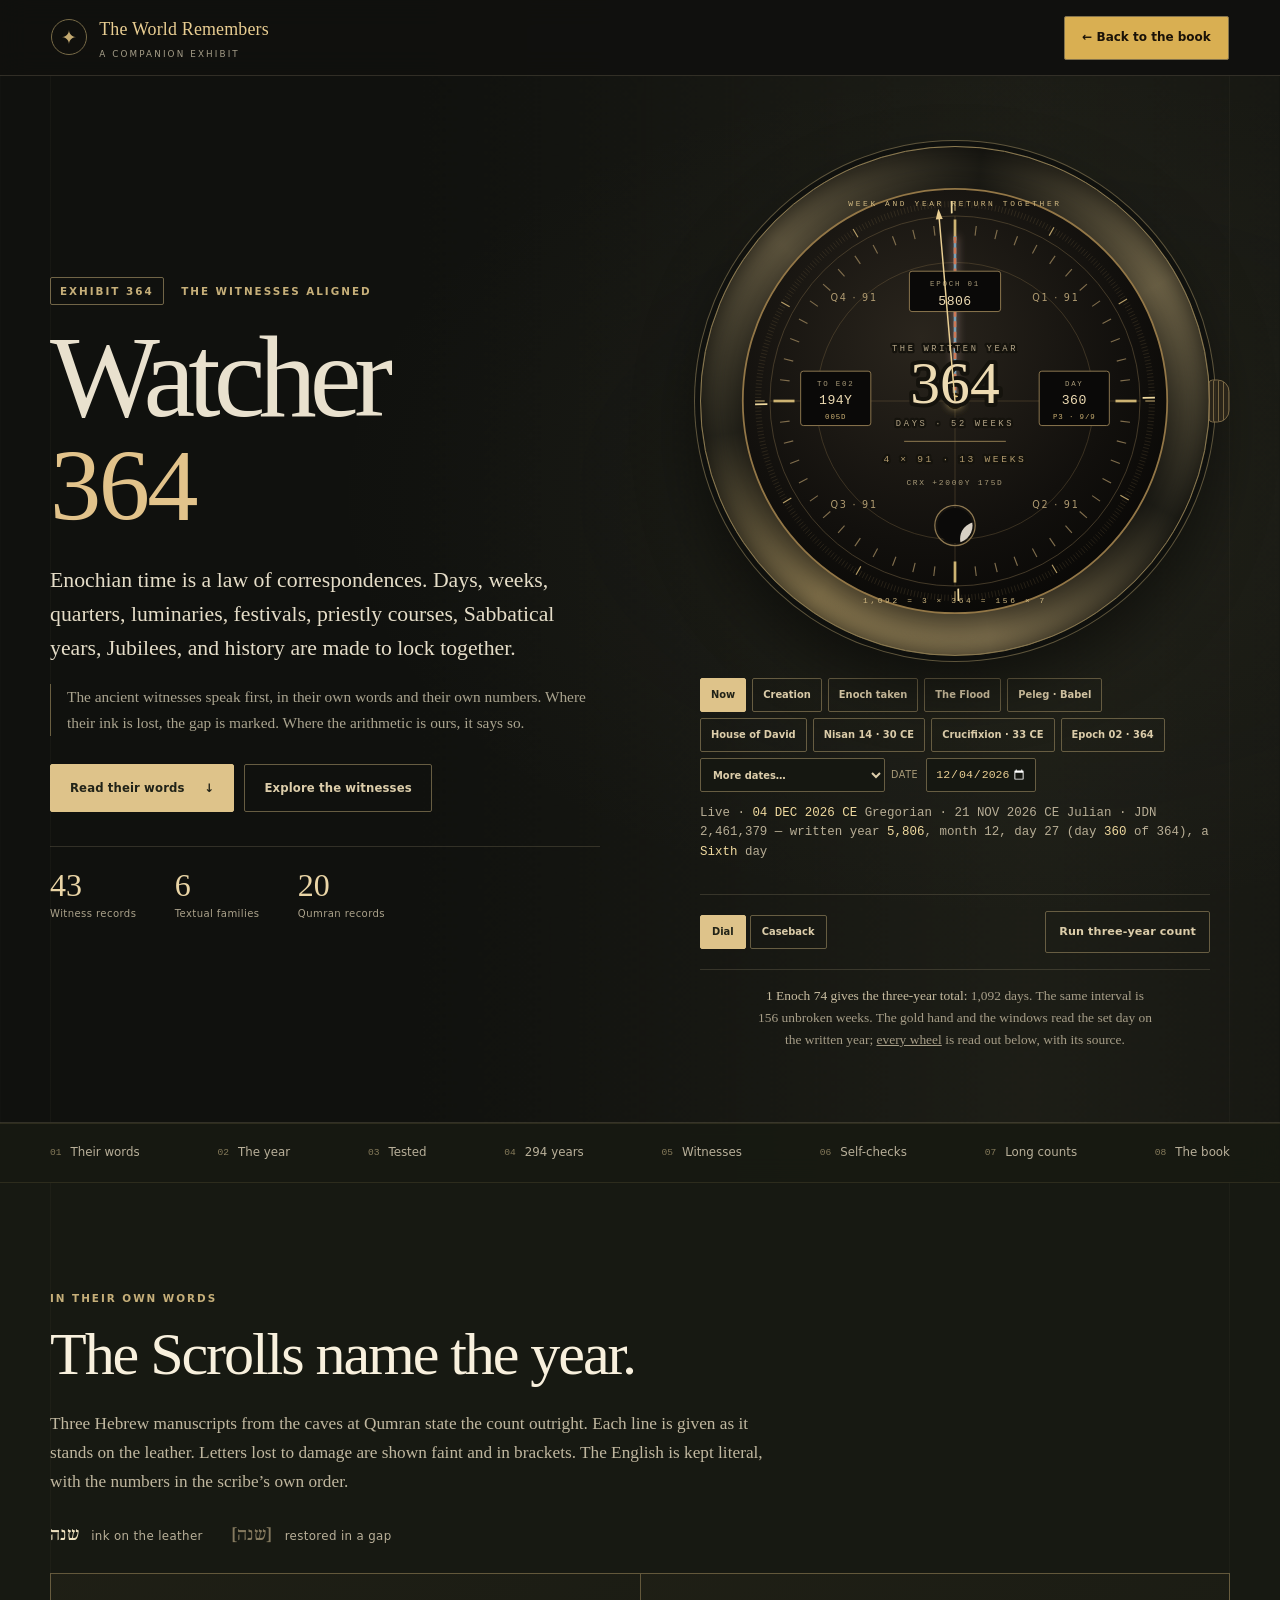
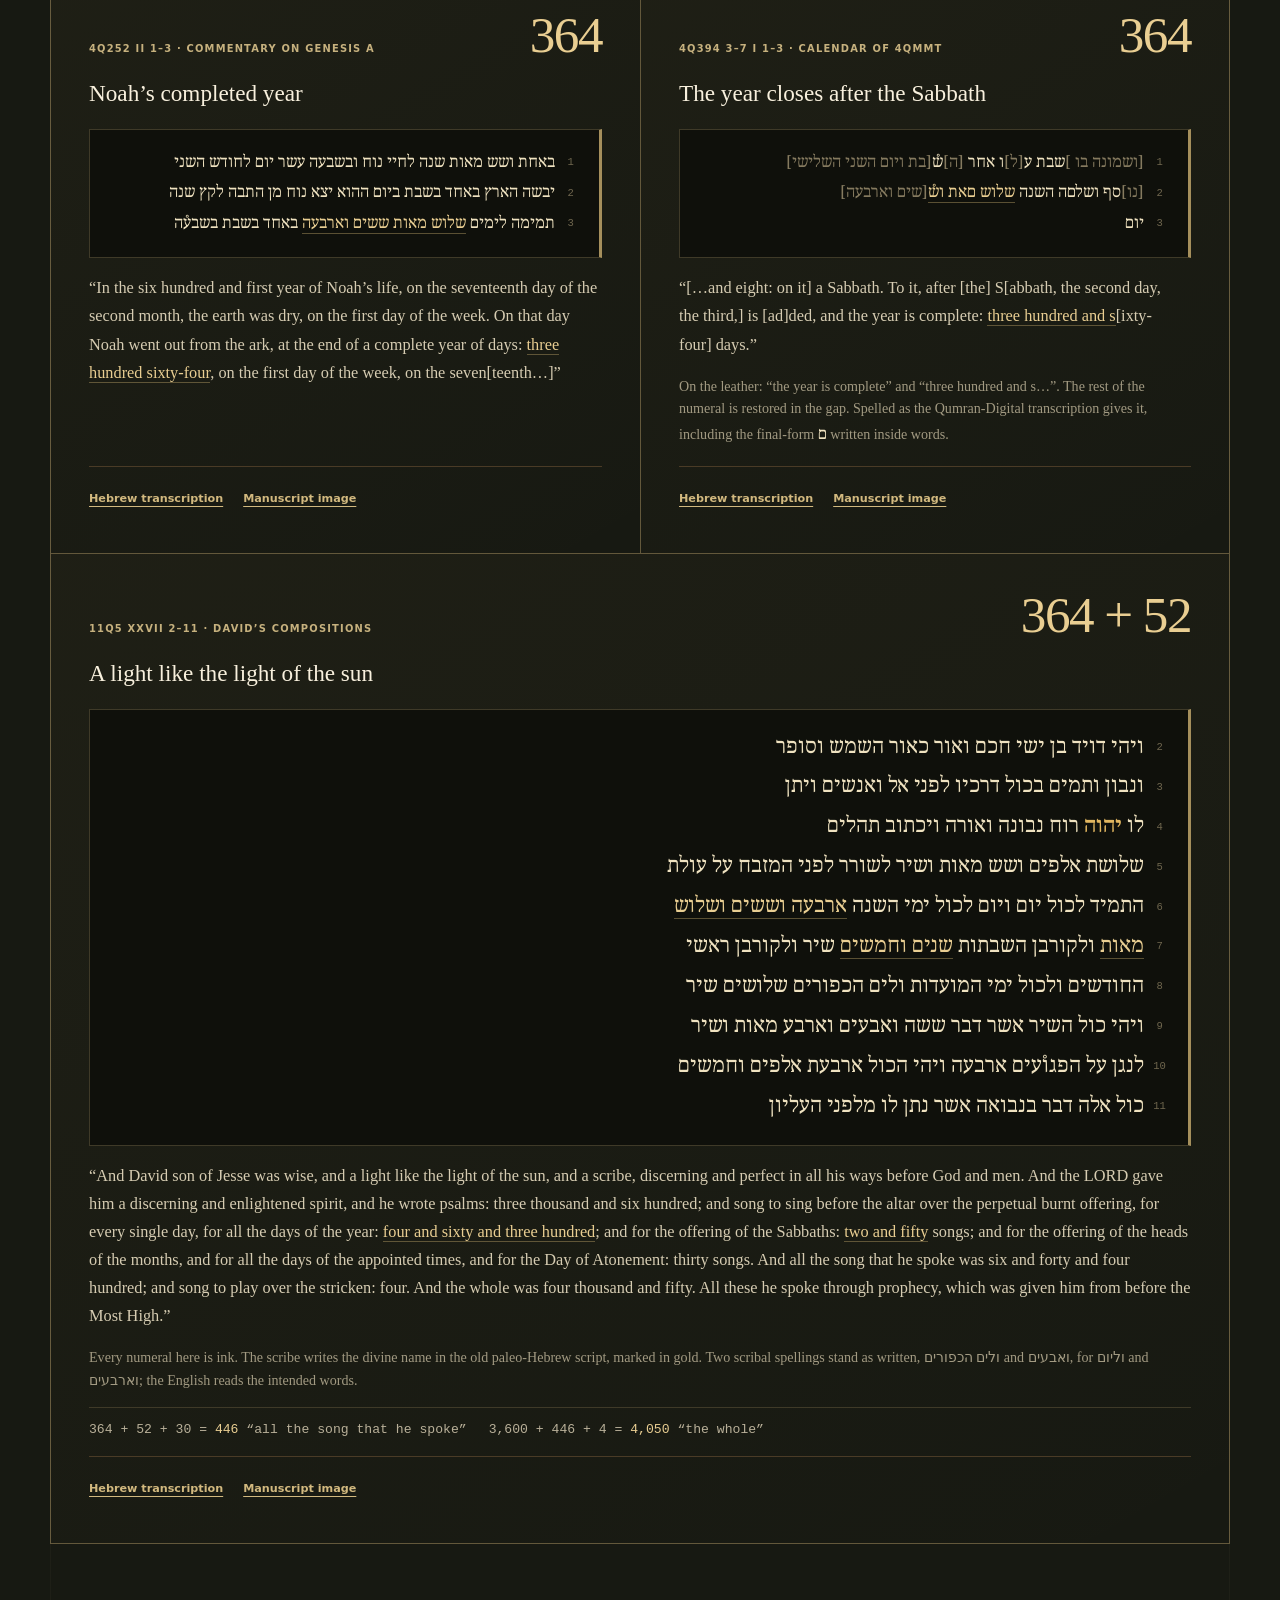
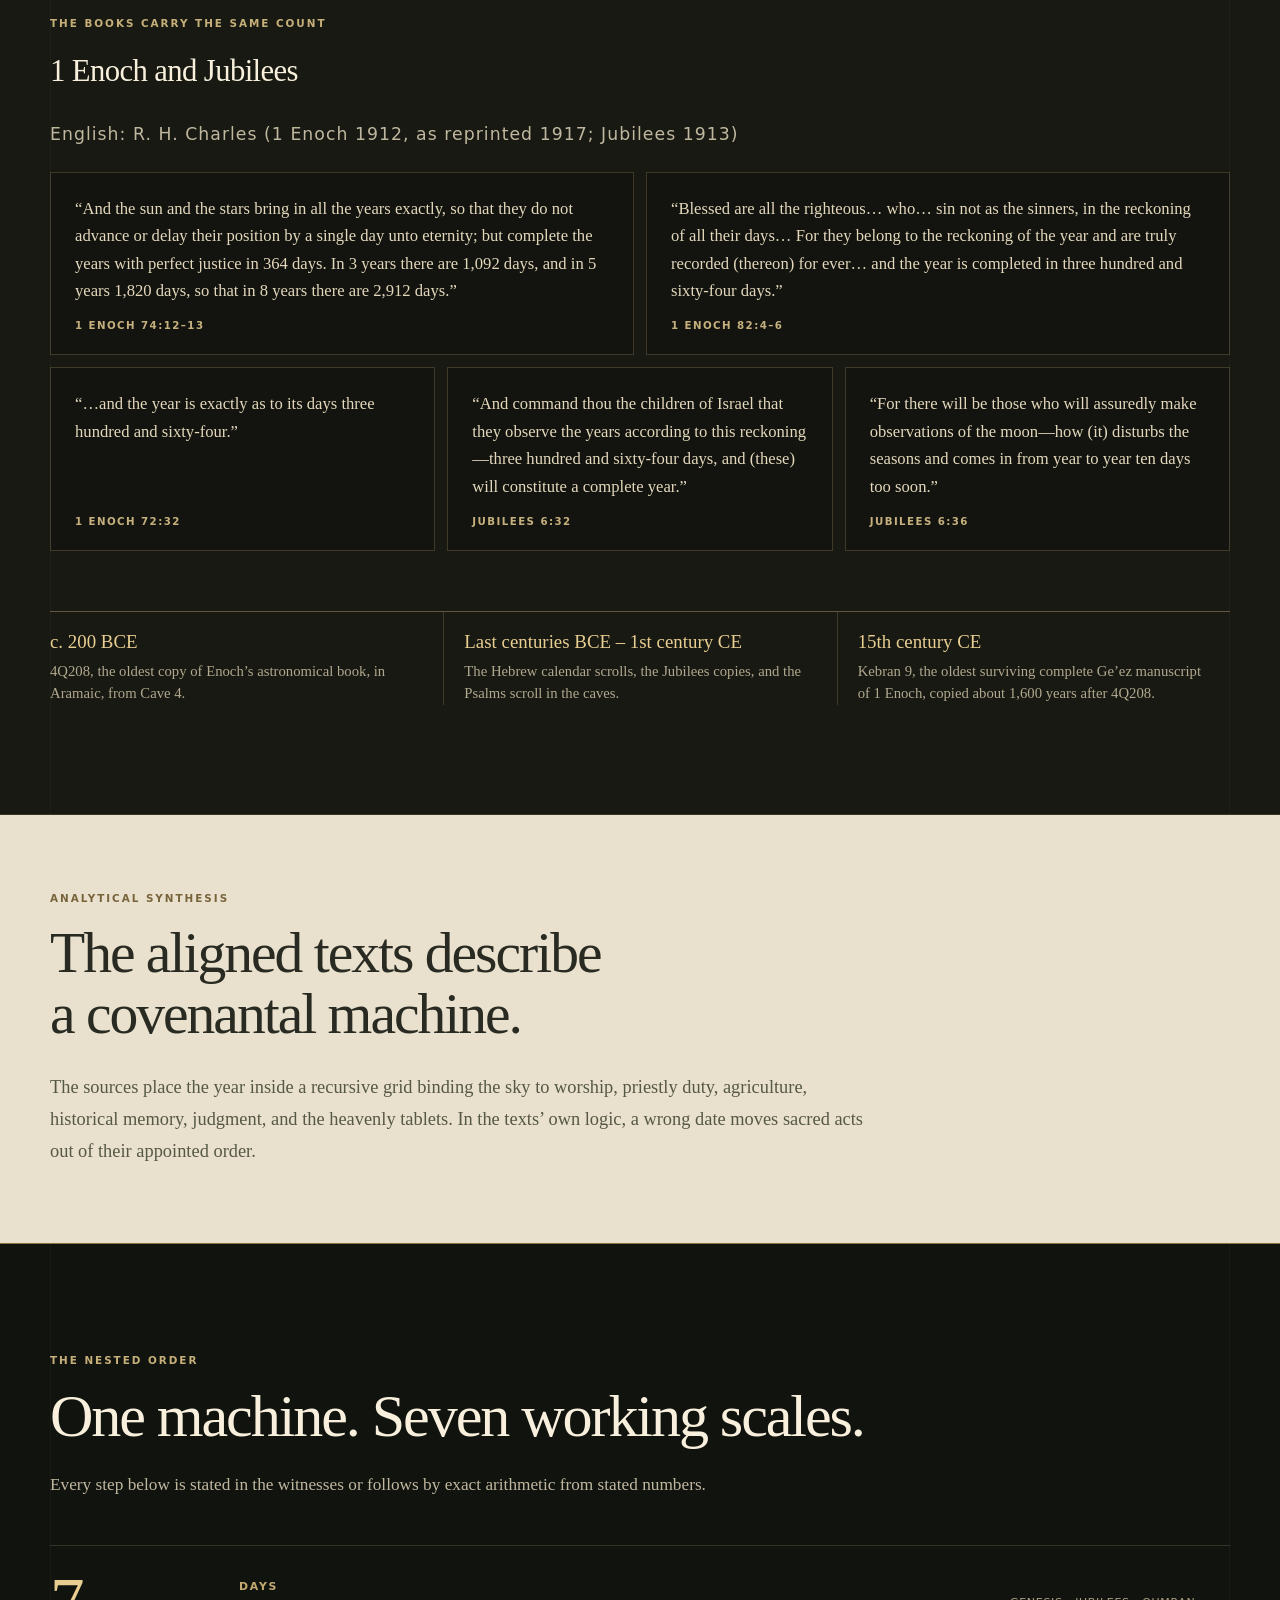
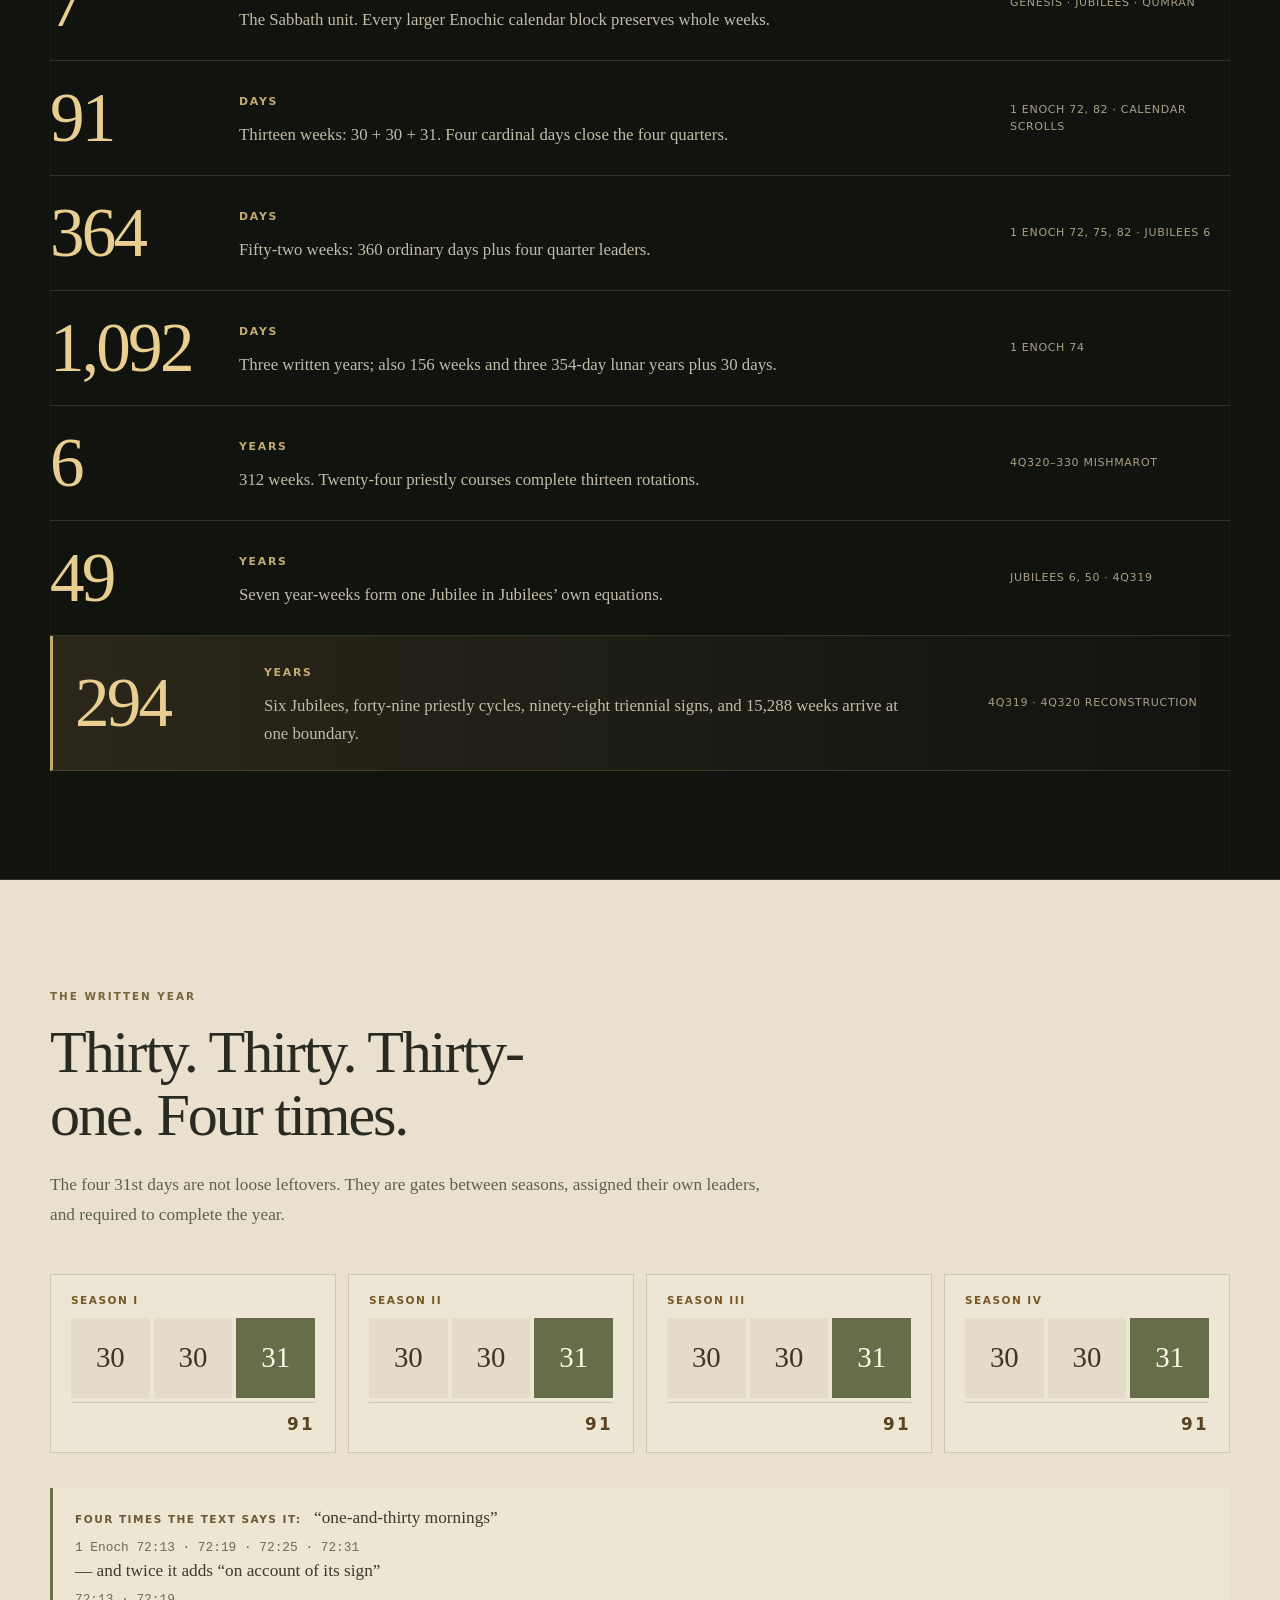
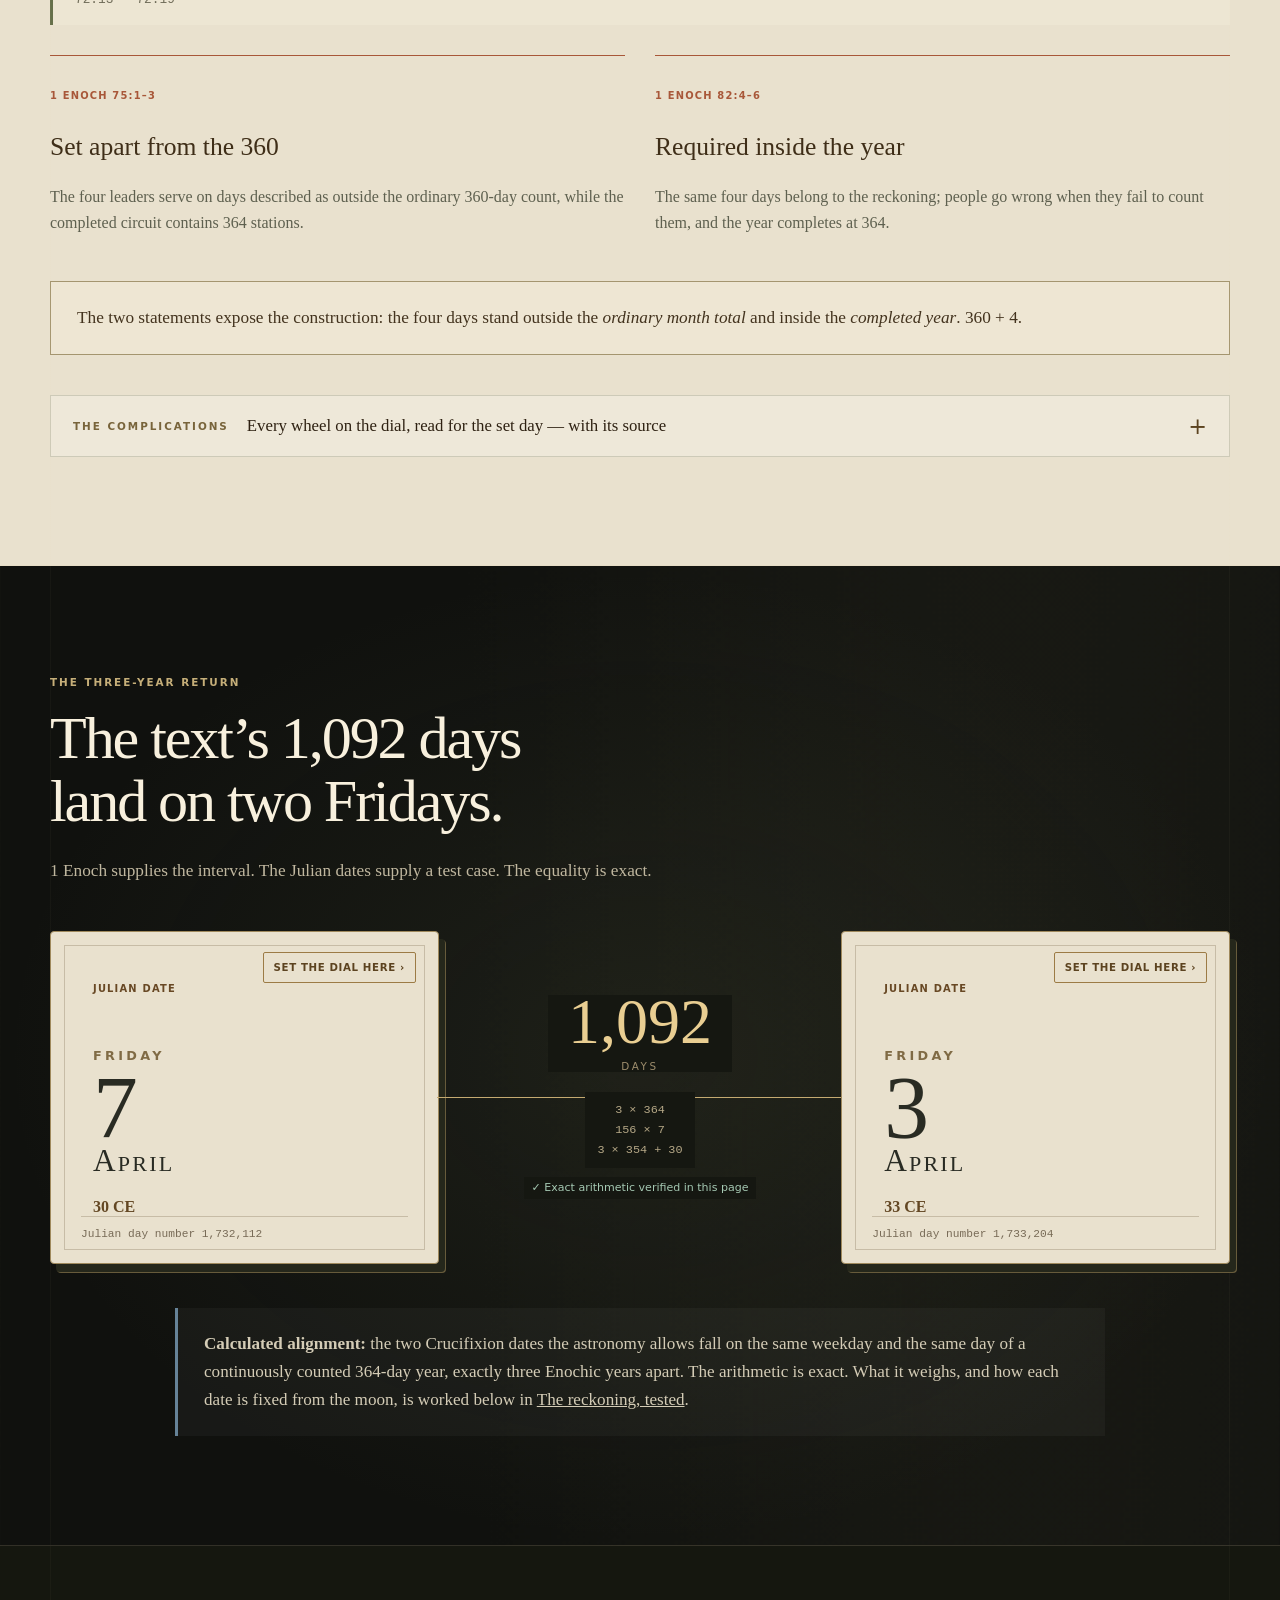
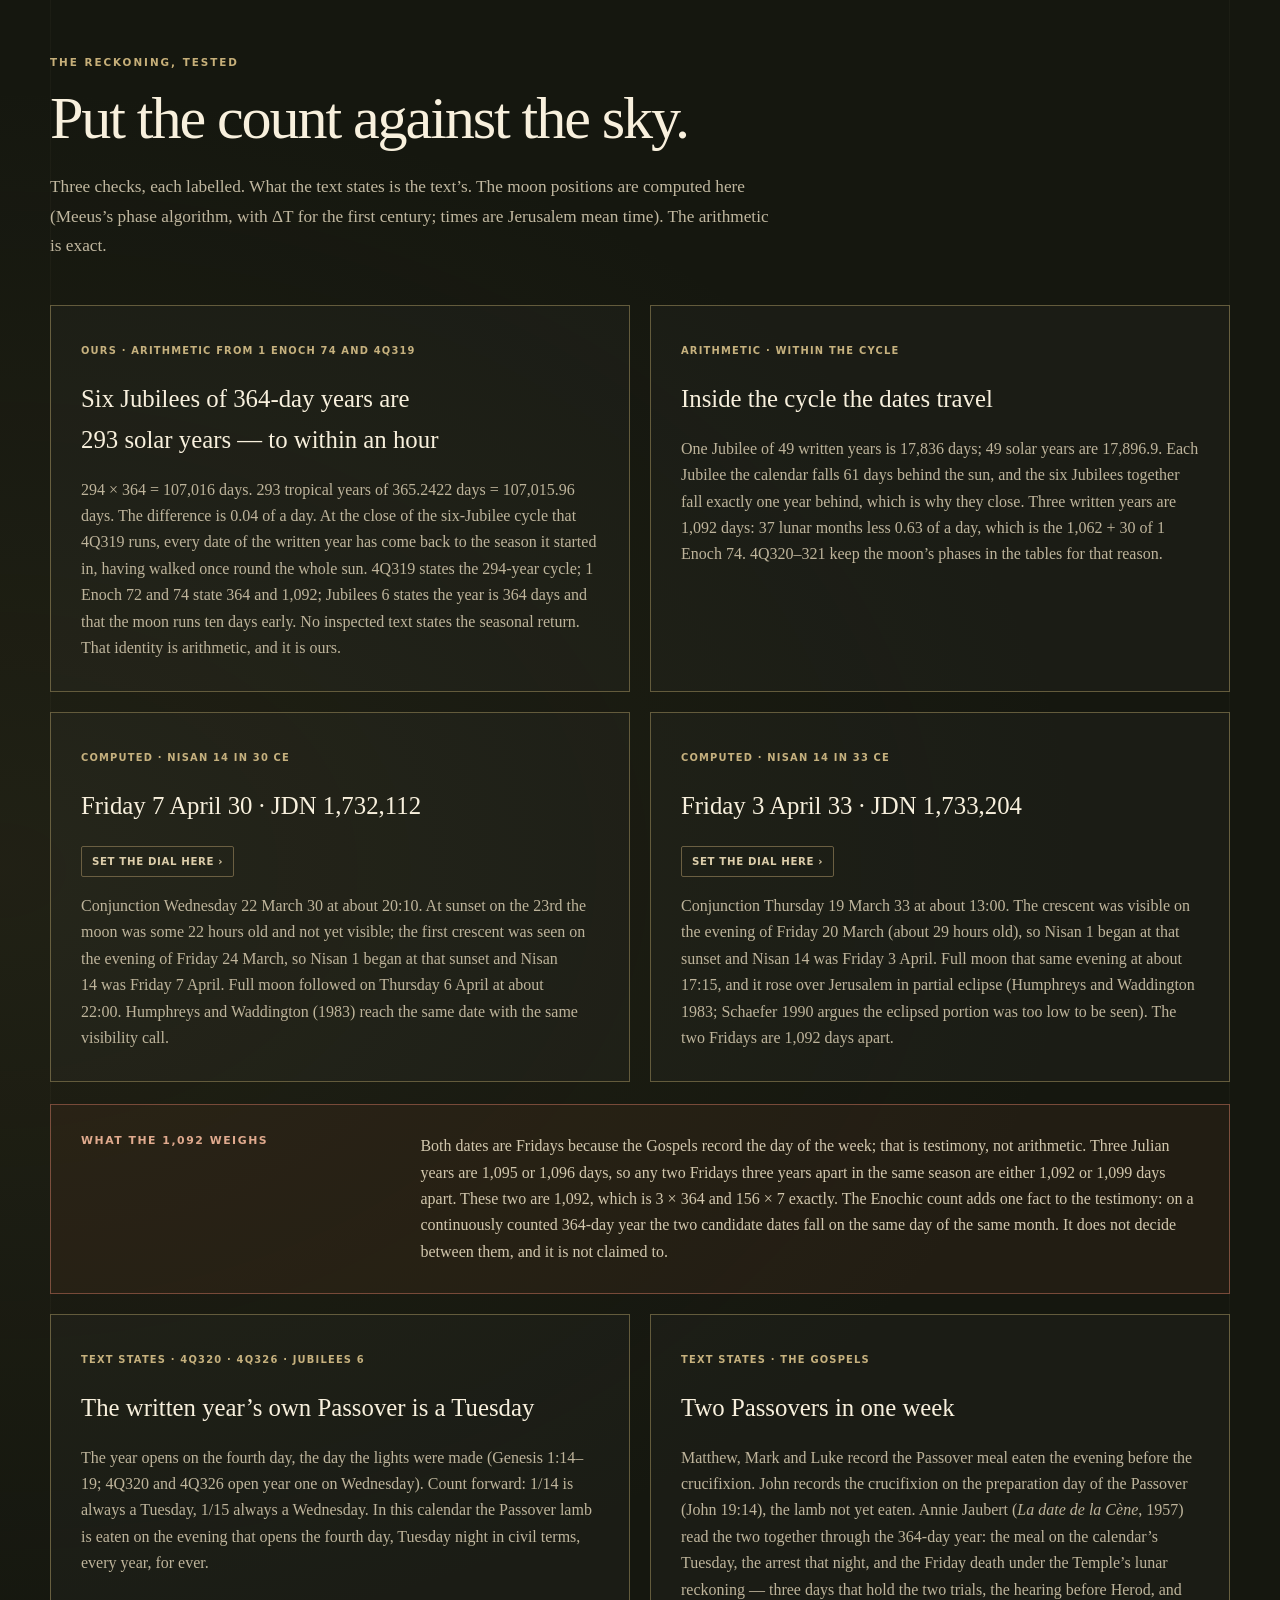
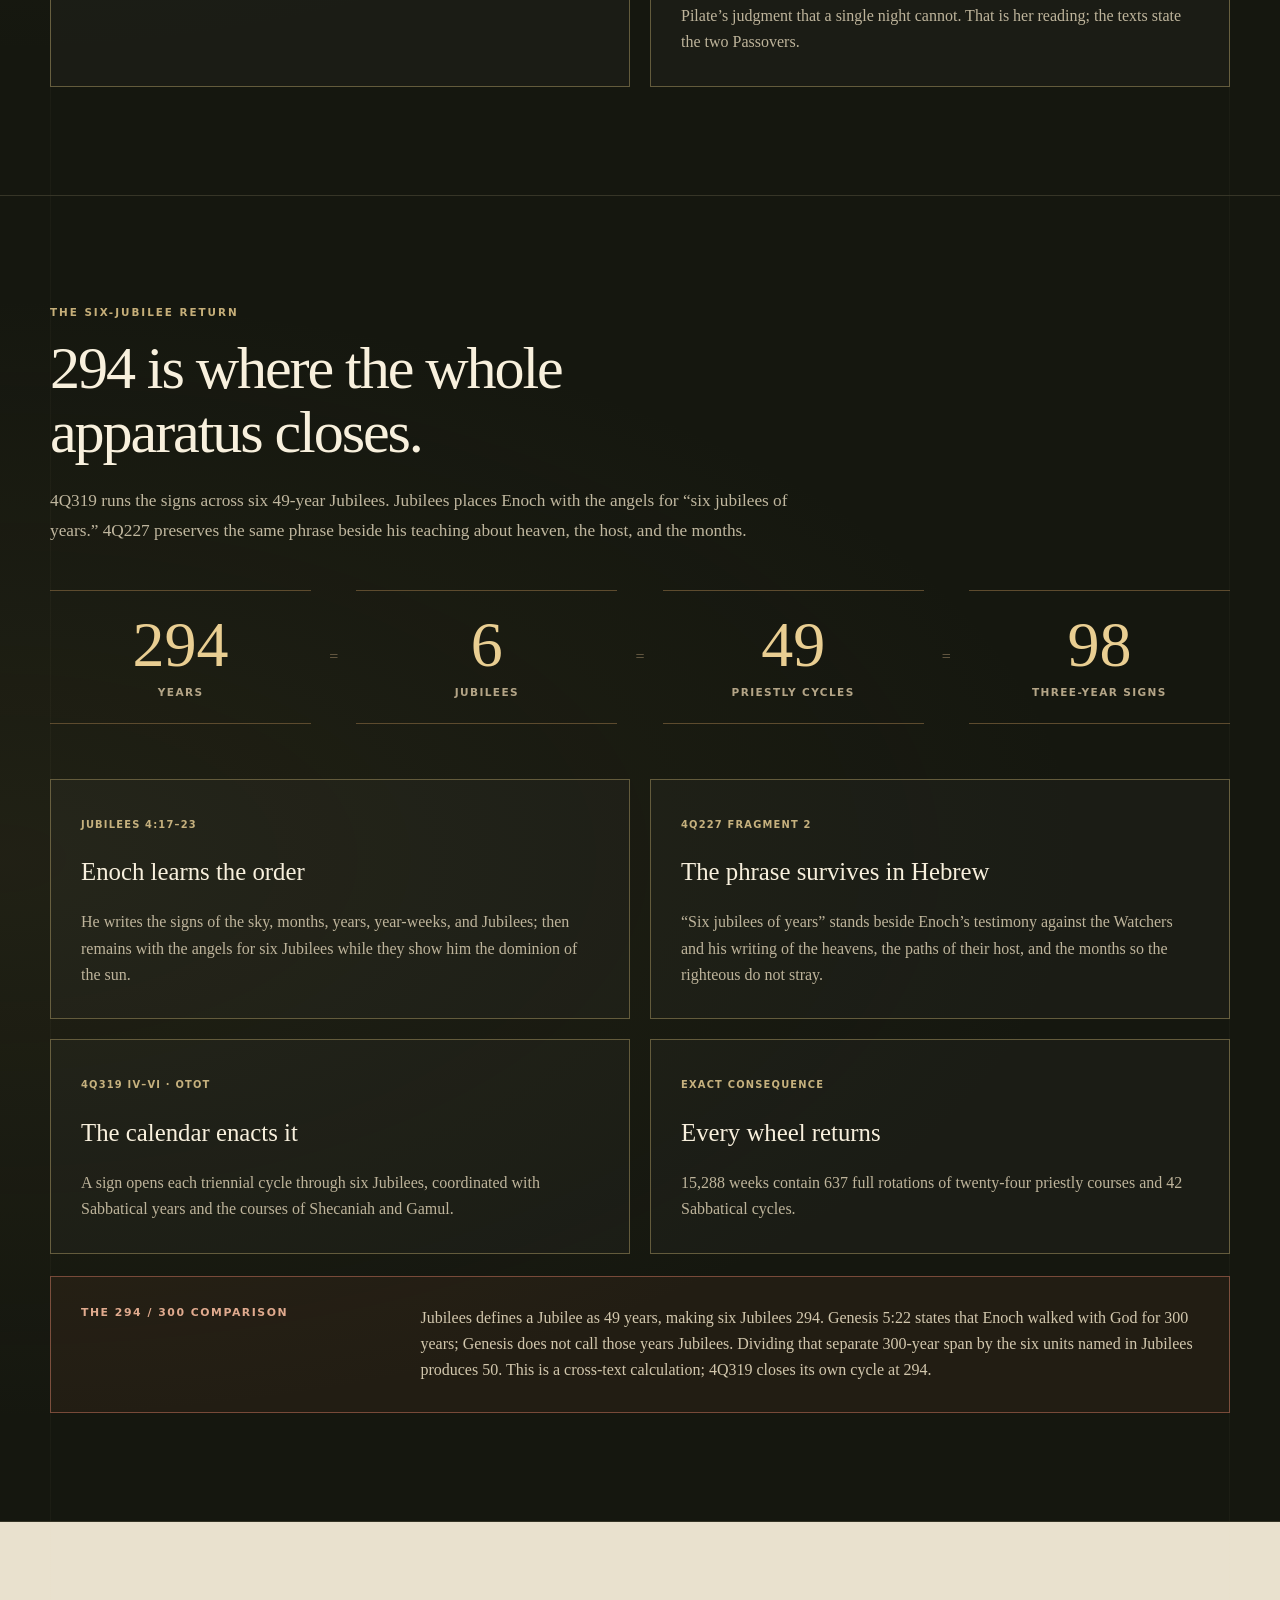
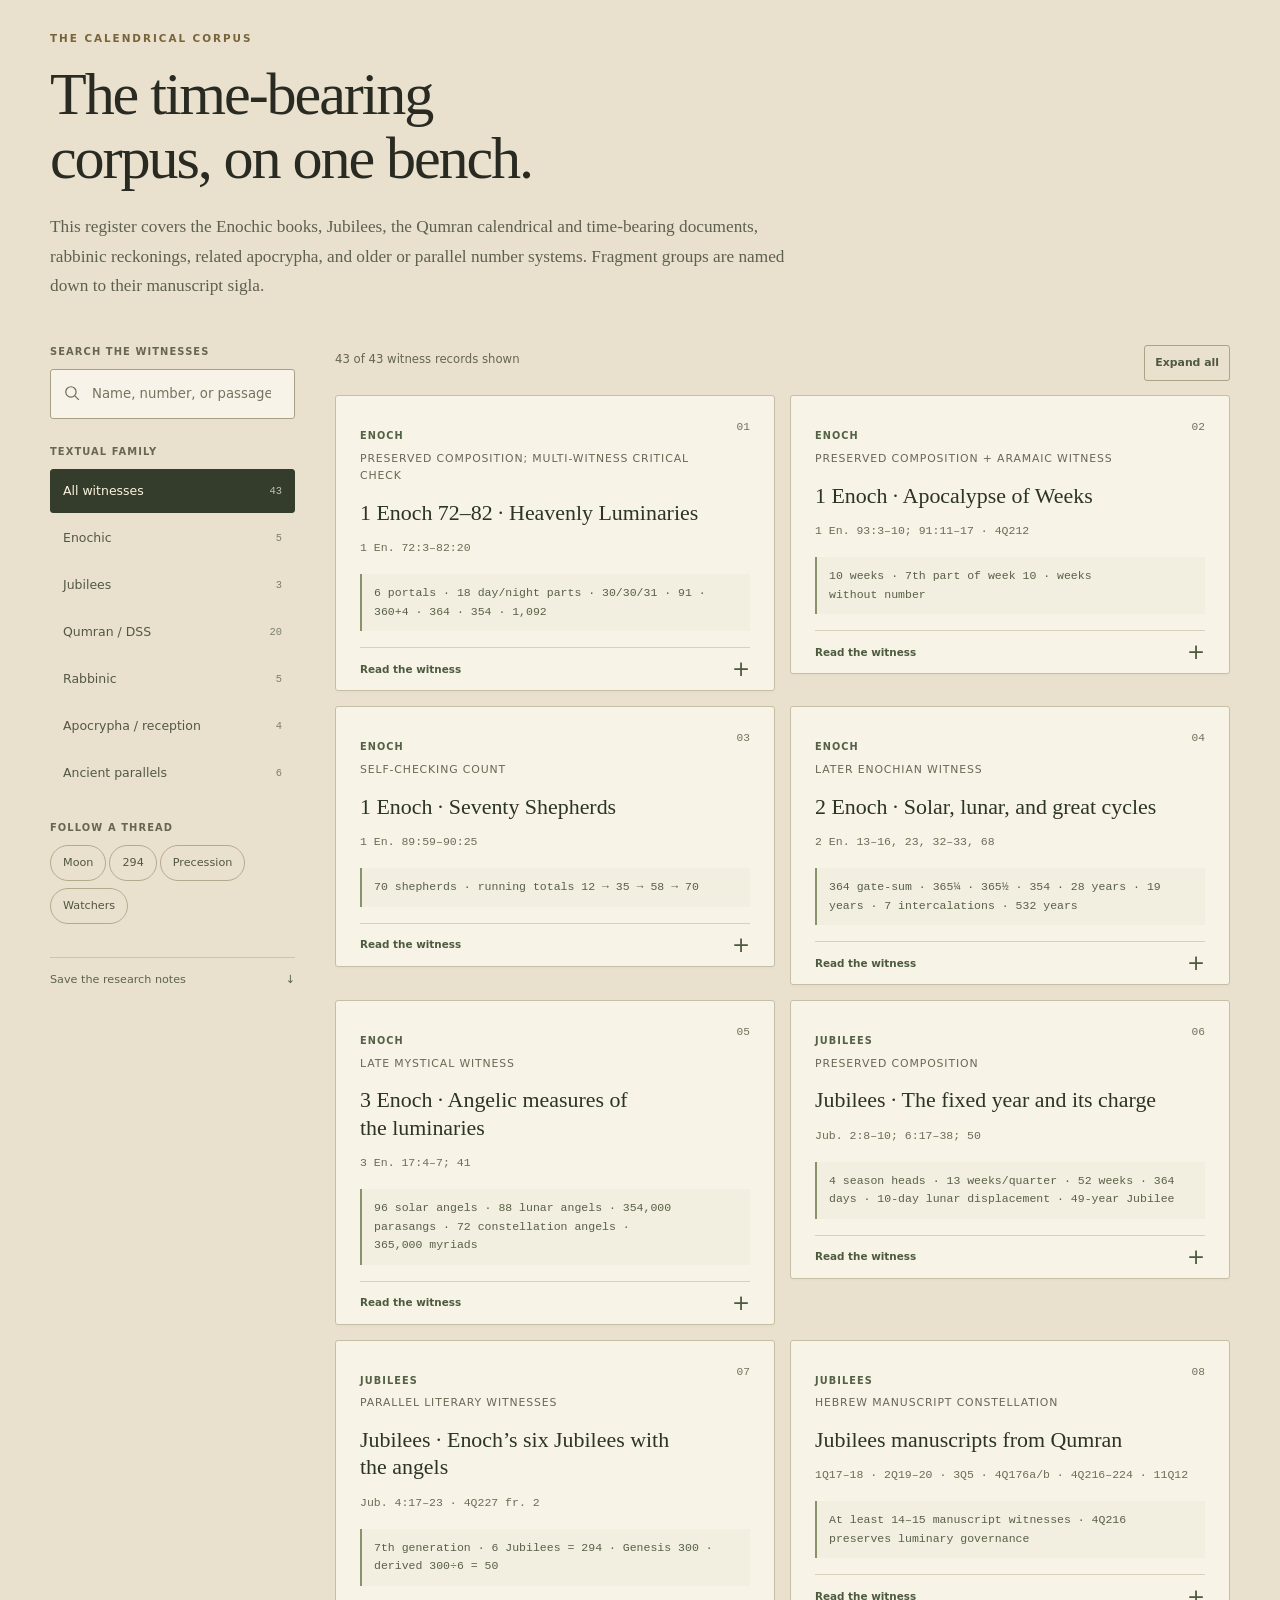
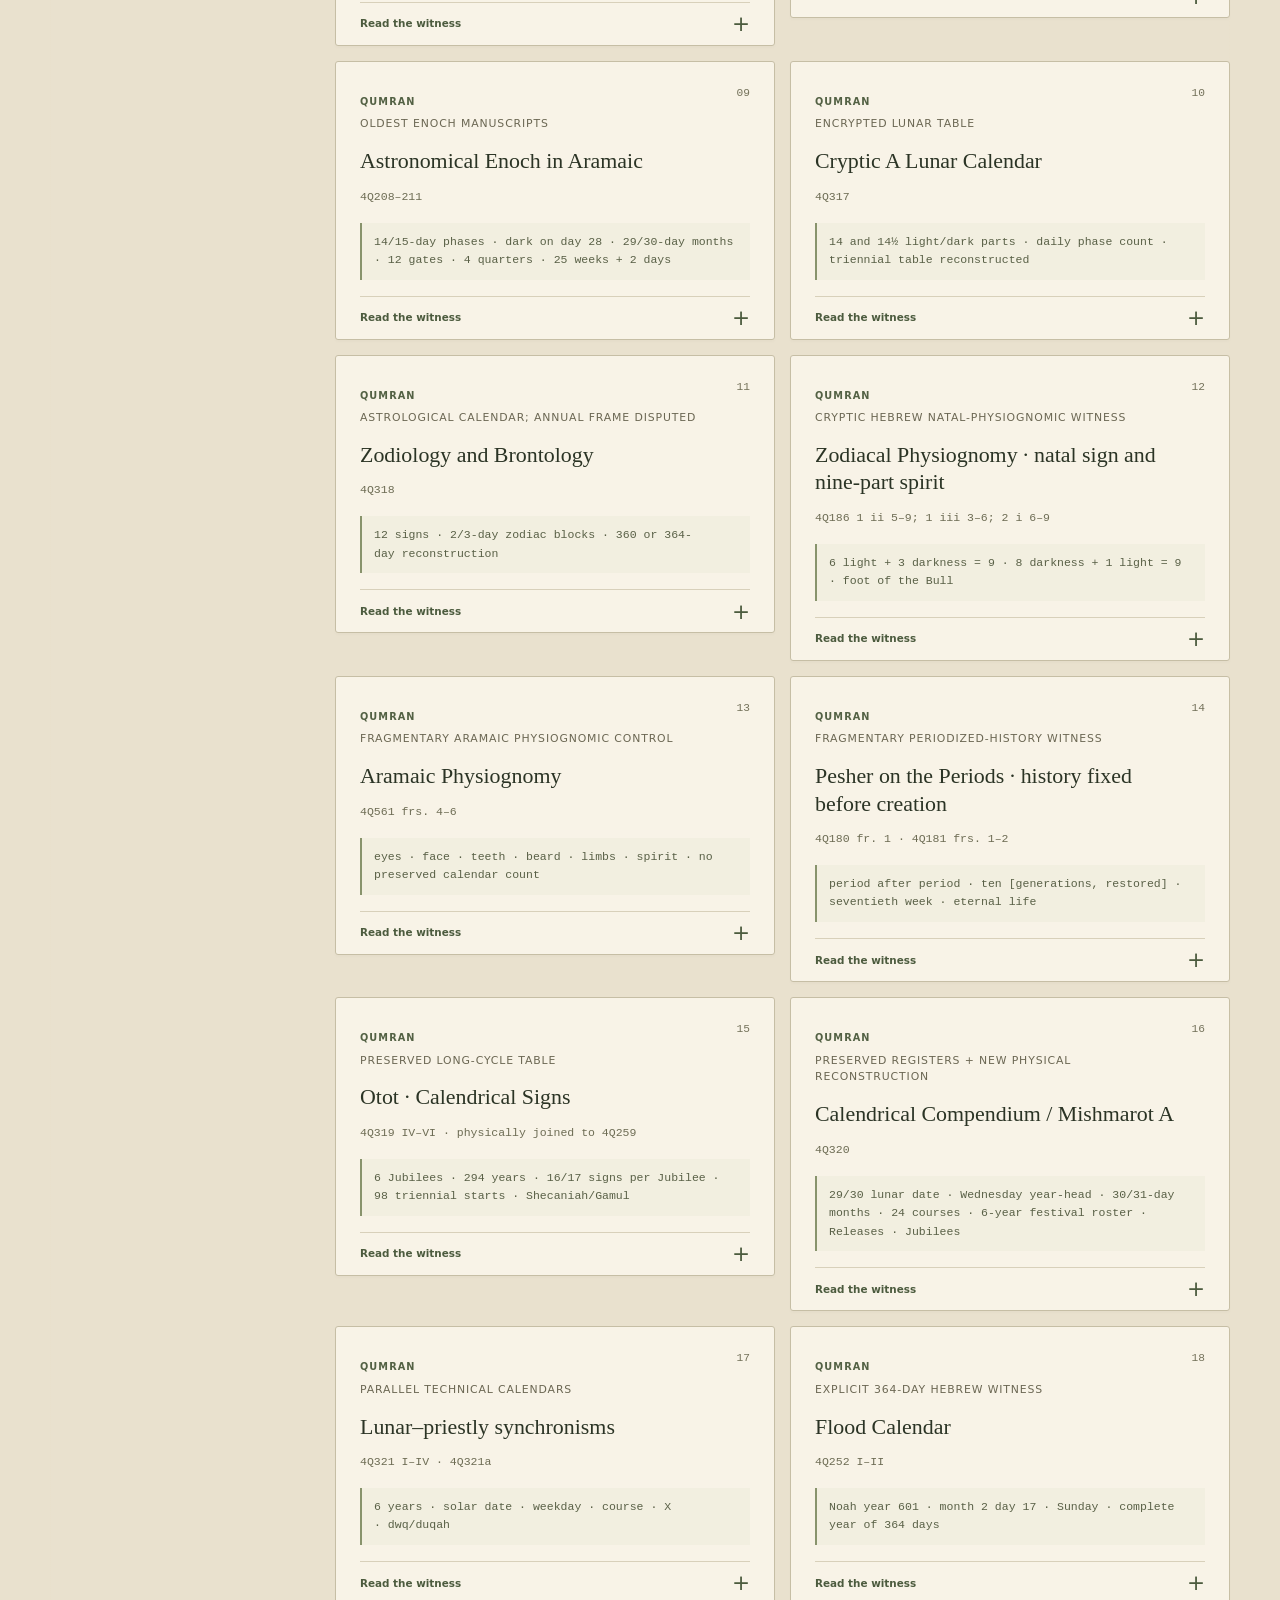
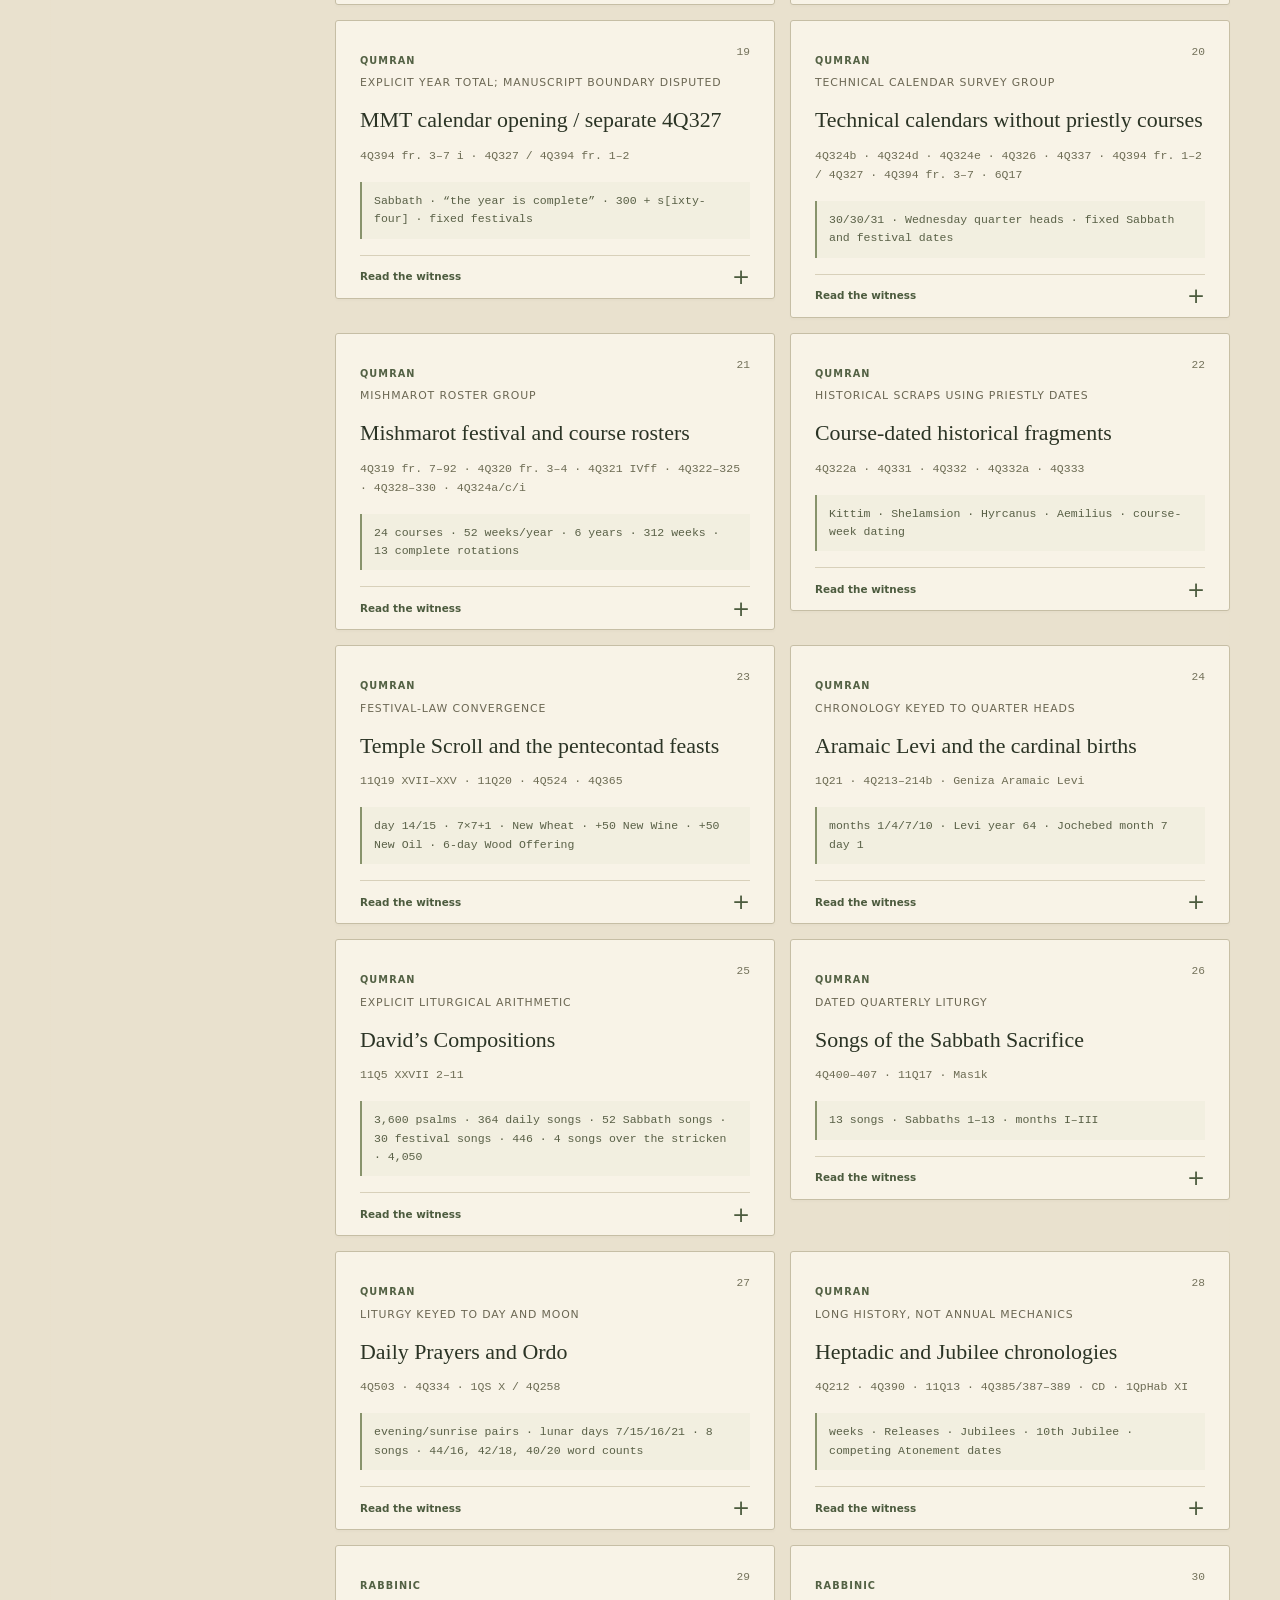
<file: exhibits/watcher-364/index.html>
<!doctype html>
<html lang="en">
<head>
<meta charset="utf-8">
<meta name="viewport" content="width=device-width,initial-scale=1,viewport-fit=cover">
<title>Watcher 364 — The World Remembers</title>
<meta name="description" content="A source concordance on Enochian time: the 364-day year in 1 Enoch, Jubilees and the Qumran scrolls, its six-Jubilee return, and the two crucifixion Fridays put against the moon. A companion exhibit inside The World Remembers.">
<link rel="canonical" href="https://ancient-memory.pages.dev/exhibits/watcher-364/">
<link rel="preconnect" href="https://fonts.googleapis.com">
<link rel="preconnect" href="https://fonts.gstatic.com" crossorigin>
<link rel="stylesheet" href="https://fonts.googleapis.com/css2?family=Noto+Serif+Hebrew:wght@400;500;600&display=swap">
<style>
:root {
  --night: #0d0b08;
  --night-2: #17130e;
  --night-3: #211a11;
  --paper: #eadfc3;
  --paper-hi: #f6ecd5;
  --ink: #251d13;
  --ink-soft: #68583f;
  --gold: #c7a35d;
  --gold-hi: #efd99f;
  --rust: #a85739;
  --sage: #718067;
  --blue: #668398;
  --line-dark: rgba(235, 214, 164, .18);
  --line-paper: rgba(74, 53, 25, .22);
  --shadow: 0 24px 70px rgba(0, 0, 0, .32);
}

* { box-sizing: border-box; }
html { scroll-behavior: smooth; scroll-padding-top: 80px; background: var(--night); }
body {
  margin: 0;
  color: var(--paper);
  background:
    radial-gradient(circle at 78% 9%, rgba(167, 124, 59, .13), transparent 28rem),
    repeating-linear-gradient(90deg, transparent 0 59px, rgba(255,255,255,.012) 60px),
    var(--night);
  font-family: Georgia, "Times New Roman", serif;
  line-height: 1.55;
}
button, input { font: inherit; }
a { color: inherit; }
.skip-link { position: fixed; z-index: 100; top: 8px; left: 8px; padding: 10px 14px; background: var(--paper-hi); color: var(--ink); transform: translateY(-140%); }
.skip-link:focus { transform: translateY(0); }
:focus-visible { outline: 3px solid #f3c866; outline-offset: 4px; }

.site-bar {
  position: sticky; z-index: 50; top: 0; min-height: 58px; display: flex; align-items: center;
  gap: 20px; padding: 8px clamp(16px, 4vw, 60px); background: rgba(13, 11, 8, .93);
  border-bottom: 1px solid var(--line-dark); backdrop-filter: blur(14px);
}
.brand { display: inline-flex; align-items: center; gap: 10px; color: var(--gold-hi); text-decoration: none; font-weight: 700; letter-spacing: .025em; white-space: nowrap; }
.brand-mark { display: grid; place-items: center; width: 29px; aspect-ratio: 1; border: 1px solid var(--gold); border-radius: 50%; color: var(--gold); }
.site-bar nav { margin-left: auto; display: flex; align-items: center; gap: clamp(8px, 2vw, 26px); font: 650 .7rem/1.2 system-ui, sans-serif; letter-spacing: .07em; text-transform: uppercase; }
.site-bar nav a { color: #c7b995; text-decoration: none; }
.site-bar nav a:hover { color: var(--gold-hi); }
.site-bar .book-link { padding: 11px 16px; border: 1px solid #f0d993; border-radius: 999px; background: #d9af52; color: #1a1208 !important; font-weight: 800; }
.site-bar .book-link:hover, .site-bar .book-link:focus-visible { background: #f0d993; }

main { overflow: clip; }
.ruled-section { position: relative; padding: clamp(74px, 10vw, 140px) max(24px, calc((100vw - 1180px)/2)); border-bottom: 1px solid var(--line-dark); }
.ruled-section::before { content: ""; position: absolute; inset: 0; pointer-events: none; background: linear-gradient(90deg, transparent calc(50% - 590px), rgba(235,214,164,.055) calc(50% - 590px), rgba(235,214,164,.055) calc(50% - 589px), transparent calc(50% - 589px), transparent calc(50% + 589px), rgba(235,214,164,.055) calc(50% + 589px), rgba(235,214,164,.055) calc(50% + 590px), transparent calc(50% + 590px)); }
.kicker { margin: 0 0 16px; color: var(--gold); font: 650 .72rem/1.4 system-ui, sans-serif; letter-spacing: .22em; text-transform: uppercase; }
.kicker span { display: inline-block; margin-right: 14px; padding: 5px 8px; border: 1px solid currentColor; border-radius: 2px; }
h1, h2, h3, p { text-wrap: pretty; }
h1, h2, h3 { text-wrap: balance; }
h1 { margin: 0; font-size: clamp(4.1rem, 10.8vw, 9.2rem); font-weight: 400; line-height: .82; letter-spacing: -.055em; }
h1 em { display: block; color: var(--gold-hi); font-size: .67em; font-weight: 400; letter-spacing: .02em; }
h2 { margin: 0; color: var(--paper-hi); font-size: clamp(2.2rem, 5.5vw, 5rem); font-weight: 400; line-height: 1; letter-spacing: -.025em; }
h3 { margin: 0; font-size: 1.25rem; font-weight: 400; }
.section-head { max-width: 880px; margin-bottom: clamp(42px, 7vw, 78px); }
.section-head.narrow { max-width: 720px; }
.section-head > p:last-child { max-width: 760px; color: #bdb093; font-size: 1.08rem; }
.siglum { display: inline-block; color: var(--rust); font: 750 .62rem/1.2 system-ui, sans-serif; letter-spacing: .12em; text-transform: uppercase; }
.siglum.dark { color: #684824; }

.hero {
  min-height: calc(100svh - 58px); display: grid; grid-template-columns: minmax(0, .94fr) minmax(420px, 1.06fr);
  align-items: center; gap: clamp(40px, 7vw, 100px); padding-top: clamp(70px, 7vw, 110px);
  background: linear-gradient(112deg, rgba(18,15,10,.45), transparent 60%);
}
.hero-lede { max-width: 660px; margin: 34px 0 18px; color: var(--paper-hi); font-size: clamp(1.2rem, 2.1vw, 1.7rem); line-height: 1.4; }
.method-statement { max-width: 670px; padding-left: 18px; color: #b7aa8c; border-left: 2px solid var(--gold); font-size: 1rem; }
.hero-actions { display: flex; flex-wrap: wrap; gap: 12px; margin-top: 30px; }
.button { min-height: 45px; padding: 12px 17px; border: 1px solid var(--gold); border-radius: 3px; text-decoration: none; font: 700 .72rem/1.3 system-ui, sans-serif; letter-spacing: .08em; text-transform: uppercase; cursor: pointer; }
.button.primary { color: var(--night); background: var(--gold-hi); border-color: var(--gold-hi); }
.button.ghost { color: var(--gold-hi); background: transparent; }
.button:hover { filter: brightness(1.12); }

.instrument { position: relative; width: min(100%, 610px); margin: 0 auto; }
.watch-case { position: relative; padding: clamp(22px, 4vw, 38px); border: 1px solid #78633d; border-radius: 50%; background: linear-gradient(135deg, #655944, #1b1812 19%, #aa9367 21%, #272219 26%, #0d0b08 72%, #8f7950 94%); box-shadow: 0 0 0 7px #0b0907, 0 0 0 9px #4b402e, var(--shadow), inset 0 0 30px #000; }
.watch-case::before, .watch-case::after { content: ""; position: absolute; z-index: -1; top: 21%; bottom: 21%; width: 14%; border: 1px solid #56482f; background: repeating-linear-gradient(0deg, #211c14 0 8px, #413723 9px 10px); }
.watch-case::before { left: -8%; border-radius: 25px 0 0 25px; }
.watch-case::after { right: -8%; border-radius: 0 25px 25px 0; }
.watch-crown { position: absolute; z-index: 2; right: -2.4%; top: 47%; width: 30px; height: 55px; border: 1px solid #8f7951; border-radius: 4px 12px 12px 4px; background: repeating-linear-gradient(90deg, #2e271c 0 3px, #8a754c 4px 5px); transform: translate(50%,-50%); }
.dial { display: block; width: 100%; filter: drop-shadow(0 10px 18px rgba(0,0,0,.65)); }
.quarter-lines { fill: none; stroke: #776341; stroke-width: 1; opacity: .45; }
.quarter-labels { fill: #917b53; font: 11px system-ui, sans-serif; letter-spacing: 2px; text-anchor: middle; }
.dial-center { text-anchor: middle; }
.dial-center line { stroke: #9f875a; stroke-width: 1; }
.dial-kicker, .dial-unit, .dial-small, .candidate-labels { font-family: ui-monospace, SFMono-Regular, Menlo, monospace; letter-spacing: 3px; text-anchor: middle; }
.dial-kicker, .dial-unit { fill: #8f8064; font-size: 10px; }
.dial-number { fill: #eddbb3; font: 68px Georgia, serif; }
.dial-small { fill: #b19a6d; font-size: 11px; }
.candidate-labels { fill: #b59c69; font-size: 9px; }
.candidate-hands .hand { stroke-width: 3; transform-origin: 260px 260px; transition: transform 1.5s cubic-bezier(.2,.9,.22,1); }
.hand-30 { stroke: #78a1b6; }.hand-33 { stroke: #ce7957; stroke-dasharray: 7 5; }
.candidate-hands circle { fill: #e5c77e; stroke: #221b10; stroke-width: 3; }
.instrument.running .hand-30 { transform: rotate(-1080deg); }
.instrument.running .hand-33 { transform: rotate(0deg); }
.instrument figcaption { max-width: 470px; margin: 26px auto 0; color: #a99b7e; font-size: .92rem; text-align: center; }

.thesis-band { padding: clamp(55px, 8vw, 90px) max(24px, calc((100vw - 1180px)/2)); color: var(--ink); background: var(--paper); border-bottom: 1px solid #8b7043; }
.thesis-band h2 { max-width: 950px; color: var(--ink); font-size: clamp(2.4rem, 5.2vw, 5rem); }
.thesis-band > p:last-child { max-width: 900px; margin: 27px 0 0; color: #53452f; font-size: clamp(1.08rem, 1.8vw, 1.35rem); }

.anchor-strip { background: #17130e; }
.anchor-grid { display: grid; grid-template-columns: repeat(3, 1fr); gap: 12px; }
.anchor-grid article { display: flex; flex-direction: column; min-height: 390px; padding: clamp(25px, 3.5vw, 40px); border: 1px solid #5e4a2d; background: linear-gradient(150deg, rgba(199,163,93,.08), rgba(255,255,255,.015)); }
.anchor-grid strong { display: block; margin: 28px 0 13px; color: var(--gold-hi); font-size: clamp(3rem, 6vw, 5.8rem); font-weight: 400; line-height: .85; letter-spacing: -.04em; }
.anchor-grid h3 { color: var(--paper-hi); font-size: 1.45rem; }
.anchor-grid p { color: #ab9e83; }
.anchor-grid a { margin-top: auto; padding-top: 20px; color: var(--gold); border-top: 1px solid #4a3b26; font: 700 .7rem/1.3 system-ui, sans-serif; text-underline-offset: 4px; }

.ladder { background: #11100d; }
.cycle-ladder { margin: 0; padding: 0; list-style: none; border-top: 1px solid var(--line-dark); }
.cycle-ladder li { display: grid; grid-template-columns: minmax(105px, .25fr) 1.15fr .65fr; align-items: center; gap: clamp(18px, 4vw, 60px); min-height: 130px; padding: 22px 0; border-bottom: 1px solid var(--line-dark); }
.cycle-number { color: var(--gold-hi); font-size: clamp(2.9rem, 6vw, 5.5rem); line-height: .8; letter-spacing: -.04em; }
.cycle-ladder b { color: var(--gold); font: 750 .68rem/1 system-ui, sans-serif; letter-spacing: .16em; text-transform: uppercase; }
.cycle-ladder p { margin: 8px 0 0; color: #c4b698; font-size: 1.05rem; }
.cycle-ladder small { color: #8f8269; font: .76rem/1.55 system-ui, sans-serif; text-transform: uppercase; letter-spacing: .06em; }
.cycle-ladder .grand { margin-inline: -22px; padding-inline: 22px; background: linear-gradient(90deg, rgba(199,163,93,.14), transparent); border-left: 3px solid var(--gold); }

.engine { color: var(--ink); background: linear-gradient(#eadfc3, #ded0ad); }
.engine h2 { color: var(--ink); }
.engine .section-head > p:last-child { color: var(--ink-soft); }
.year-grid { display: grid; grid-template-columns: repeat(4, 1fr); gap: 7px; margin: 0 0 35px; }
.quarter-block { display: grid; grid-template-columns: repeat(3, 1fr); gap: 4px; padding: 18px; border: 1px solid var(--line-paper); background: rgba(255,255,255,.25); }
.quarter-block span { grid-column: 1/-1; margin-bottom: 8px; color: #765827; font: 750 .66rem/1 system-ui, sans-serif; letter-spacing: .14em; text-transform: uppercase; }
.quarter-block i { display: grid; place-items: center; min-height: 78px; color: #44331d; background: rgba(99,75,38,.07); font-size: 1.5rem; font-style: normal; }
.quarter-block .gate { color: #fff8e8; background: #886b3a; }
.quarter-block strong { grid-column: 1/-1; padding-top: 10px; color: #594321; border-top: 1px solid var(--line-paper); font: 750 .68rem/1 system-ui, sans-serif; letter-spacing: .14em; text-align: right; }
.witness-pair { display: grid; grid-template-columns: 1fr 1fr; gap: 12px; }
.witness-pair article { padding: clamp(25px, 4vw, 42px); border-top: 3px solid var(--rust); background: rgba(255,255,255,.22); }
.witness-pair h3 { margin-top: 18px; color: #3f2e18; font-size: 1.6rem; }
.witness-pair p { color: var(--ink-soft); }
.declaration { margin: 24px 0 0; padding: 20px 24px; color: #43331e; border: 1px solid #9c7b45; font-size: 1.08rem; }

.convergence { background: radial-gradient(circle at 50% 48%, rgba(102,131,152,.1), transparent 38rem); }
.date-bridge { display: grid; grid-template-columns: 1fr minmax(250px, .85fr) 1fr; align-items: stretch; gap: clamp(18px, 3vw, 36px); }
.date-card { position: relative; min-height: 330px; padding: clamp(25px, 4vw, 42px); overflow: hidden; border: 1px solid #9f895c; border-radius: 4px; color: var(--ink); background: linear-gradient(145deg, rgba(255,255,255,.55), transparent 30%), var(--paper); box-shadow: 9px 12px 0 #1c1710, 10px 13px 0 #59482e; }
.date-card::after { content: ""; position: absolute; inset: 13px; border: 1px solid rgba(79,57,25,.22); pointer-events: none; }
.date-day { margin: 50px 0 0; color: #806b45; font: 700 .8rem/1 system-ui, sans-serif; letter-spacing: .26em; text-transform: uppercase; }
.date-big { margin: 5px 0 0; color: var(--ink); font-size: clamp(4rem, 7vw, 6.4rem); line-height: .88; }
.date-big span { display: block; font-size: .35em; font-variant: small-caps; letter-spacing: .07em; }
.date-year { margin: 20px 0 0; color: #634723; font-weight: 700; }
.jdn { position: absolute; z-index: 1; right: 30px; bottom: 21px; left: 30px; margin: 0; padding-top: 10px; border-top: 1px solid rgba(79,57,25,.22); color: #786b57; font: .7rem/1.3 ui-monospace, monospace; }
.bridge-core { position: relative; display: flex; flex-direction: column; justify-content: center; align-items: center; text-align: center; }
.bridge-line { position: absolute; top: 50%; right: -38px; left: -38px; height: 1px; background: var(--gold); }
.bridge-number, .bridge-equals, .bridge-status { position: relative; z-index: 1; background: var(--night); }
.bridge-number { margin: 0; padding: 0 20px; color: var(--gold-hi); font-size: clamp(2.8rem, 5vw, 4.6rem); line-height: .85; }
.bridge-number span { display: block; margin-top: 12px; color: #9e8e6d; font: .65rem/1 system-ui,sans-serif; letter-spacing: .25em; text-transform: uppercase; }
.bridge-equals { margin: 20px 0 0; padding: 8px 12px; color: #b6a887; font: .74rem/1.7 ui-monospace, monospace; }
.bridge-status { margin: 9px 0 0; padding: 4px 8px; color: #7eae9c; font: .69rem/1.3 system-ui, sans-serif; }
.plain-result { max-width: 930px; margin: 44px auto 0; padding: 22px 26px; color: #d8c9aa; border-left: 3px solid var(--blue); background: rgba(255,255,255,.035); font-size: 1.07rem; }

.grand-return { background: linear-gradient(115deg, #211a11, #0e0c09 68%); }
.return-equation { display: grid; grid-template-columns: 1fr auto 1fr auto 1fr auto 1fr; align-items: center; gap: 18px; margin-bottom: 55px; text-align: center; }
.return-equation div { padding: 22px 10px; border-block: 1px solid #5d4b2e; }
.return-equation output { display: block; color: var(--gold-hi); font-size: clamp(2.8rem, 5vw, 5.4rem); line-height: 1; }
.return-equation span { color: #94866b; font: 700 .66rem/1.4 system-ui, sans-serif; letter-spacing: .13em; text-transform: uppercase; }
.return-equation > b { color: #6e6048; font-weight: 400; }
.return-grid, .long-grid { display: grid; grid-template-columns: 1fr 1fr; gap: 12px; }
.return-grid article, .long-grid article { padding: clamp(27px, 4vw, 42px); border: 1px solid #4c3d26; background: rgba(255,255,255,.025); }
.return-grid h3, .long-grid h3 { margin: 16px 0 9px; color: var(--paper-hi); font-size: 1.55rem; }
.return-grid p, .long-grid p { margin-bottom: 0; color: #ad9f84; }
.collision-callout { display: grid; grid-template-columns: .4fr 1fr; gap: 32px; margin-top: 12px; padding: 28px; border: 1px solid #784a39; background: rgba(168,87,57,.09); }
.collision-callout span { color: #d18464; font: 750 .68rem/1.4 system-ui, sans-serif; letter-spacing: .14em; }
.collision-callout p { margin: 0; color: #c5b497; }

.corpus { color: var(--ink); background: #e8dcc0; }
.corpus h2 { color: var(--ink); }
.corpus .section-head > p:last-child { color: var(--ink-soft); }
.corpus-controls { position: relative; z-index: 1; margin-bottom: 30px; padding: 22px; border: 1px solid var(--line-paper); background: rgba(255,255,255,.22); }
.filter-buttons { display: flex; flex-wrap: wrap; gap: 7px; margin-bottom: 20px; }
.filter-buttons button { min-height: 40px; padding: 9px 12px; color: #56452d; border: 1px solid #aa8d5d; background: transparent; cursor: pointer; font: 700 .68rem/1.2 system-ui,sans-serif; letter-spacing: .05em; }
.filter-buttons button.active { color: #fff7e4; background: #604922; border-color: #604922; }
.search-label { display: block; margin-bottom: 7px; color: #745b33; font: 750 .66rem/1 system-ui, sans-serif; letter-spacing: .11em; text-transform: uppercase; }
#corpusSearch { width: 100%; min-height: 48px; padding: 11px 14px; color: var(--ink); border: 1px solid #9b7d4d; border-radius: 0; background: #f4ead3; font-family: system-ui, sans-serif; }
.corpus-count { margin: 10px 0 0; color: #79684d; font: .75rem/1.3 system-ui, sans-serif; }
.corpus-grid { display: grid; grid-template-columns: 1fr 1fr; gap: 13px; }
.source-card { display: flex; flex-direction: column; min-width: 0; padding: clamp(23px, 3vw, 35px); border: 1px solid var(--line-paper); background: rgba(255,255,255,.29); box-shadow: inset 0 0 0 6px rgba(255,255,255,.1); }
.source-card header { margin-bottom: 18px; }
.family-mark, .source-status { display: inline-block; margin: 0 7px 9px 0; font: 750 .59rem/1.2 system-ui,sans-serif; letter-spacing: .08em; text-transform: uppercase; }
.family-mark { color: #fff8e9; padding: 5px 7px; background: #7b6239; }
.source-status { color: #7a5731; padding-bottom: 3px; border-bottom: 1px solid currentColor; }
.source-card h3 { color: #2c2113; font-size: 1.48rem; }
.source-sigla { margin: 8px 0 0; color: #7b6749; font: .74rem/1.45 ui-monospace, monospace; overflow-wrap: anywhere; }
.number-line { margin: 0 0 18px; padding: 12px 14px; color: #4e3c22; border-left: 3px solid #927340; background: rgba(112,85,42,.08); font: 700 .78rem/1.55 ui-monospace, monospace; }
.source-card dl { margin: 0; }
.source-card dl div { display: grid; grid-template-columns: minmax(96px, 112px) 1fr; gap: 13px; padding: 13px 0; border-top: 1px solid var(--line-paper); }
.source-card dt { color: #78603b; font: 750 .61rem/1.35 system-ui,sans-serif; letter-spacing: .09em; text-transform: uppercase; }
.source-card dd { margin: 0; color: #57472f; font-size: .94rem; }
.source-card .math-row { border-left: 2px solid #57725d; padding-left: 11px; }
.source-card .math-row dt { color: #3e6747; }
.source-card .collision-row { border-left: 2px solid var(--rust); padding-left: 11px; }
.source-card .collision-row dt { color: var(--rust); }
.source-card footer { display: flex; flex-wrap: wrap; gap: 8px 14px; margin-top: auto; padding-top: 20px; border-top: 1px solid var(--line-paper); }
.source-card footer a { color: #5c4320; font: 750 .68rem/1.3 system-ui, sans-serif; text-underline-offset: 3px; }
.empty-result, .no-script { grid-column: 1/-1; padding: 30px; border: 1px solid #9d7f50; color: #654f2d; }

.collisions { background: #12100d; }
.collision-grid { display: grid; grid-template-columns: repeat(3, 1fr); gap: 1px; background: #493824; border: 1px solid #493824; }
.collision-grid article { min-height: 270px; padding: clamp(24px, 3vw, 34px); background: #16120d; }
.collision-grid span { color: #cf7655; font: 750 .62rem/1.2 system-ui,sans-serif; letter-spacing: .12em; }
.collision-grid h3 { margin: 26px 0 10px; color: var(--paper-hi); font-size: 1.5rem; }
.collision-grid p { color: #a99b80; }

.long-count { background: linear-gradient(#e5d8ba, #d8c7a2); color: var(--ink); }
.long-count h2 { color: var(--ink); }
.long-count .section-head > p:last-child { color: var(--ink-soft); }
.long-equations { display: grid; grid-template-columns: 1fr 1fr; gap: 10px; margin-bottom: 40px; }
.long-equations > div { display: grid; grid-template-columns: auto 1fr auto auto 1fr; align-items: baseline; gap: 9px; padding: 25px; border: 1px solid var(--line-paper); background: rgba(255,255,255,.24); }
.long-equations b { color: #4c3519; font-size: clamp(1.8rem, 4vw, 3.5rem); font-weight: 400; }
.long-equations i { color: #8c6a38; font-style: normal; }
.long-equations strong { grid-column: 1/-1; margin-top: 13px; color: #2e2112; font-size: clamp(2.4rem, 5vw, 4.8rem); font-weight: 400; line-height: 1; }
.long-equations span { color: #746144; font: .66rem/1.2 system-ui,sans-serif; letter-spacing: .09em; text-transform: uppercase; }
.long-grid article { border-color: var(--line-paper); background: rgba(255,255,255,.2); }
.long-grid h3 { color: #362718; }.long-grid p { color: var(--ink-soft); }

.meaning { background: #0f0d0a; }
.meaning-list { max-width: 1000px; border-top: 1px solid var(--line-dark); }
.meaning-list article { display: grid; grid-template-columns: 70px 1fr; gap: 28px; padding: 30px 0; border-bottom: 1px solid var(--line-dark); }
.meaning-list article > b { color: var(--gold); font: 700 .68rem/1 system-ui, sans-serif; letter-spacing: .12em; }
.meaning-list h3 { color: var(--paper-hi); font-size: clamp(1.4rem, 2.7vw, 2.1rem); }
.meaning-list p { max-width: 740px; margin: 7px 0 0; color: #a99c81; }

.sources { background: #15120e; }
.source-list { max-width: 990px; margin: 0; padding: 0; list-style: none; border-top: 1px solid var(--line-dark); }
.source-list li { display: grid; grid-template-columns: 50px 1fr; gap: 22px; padding: 27px 0; border-bottom: 1px solid var(--line-dark); }
.source-list > li > span { padding-top: 7px; color: #73664e; font: .7rem/1 ui-monospace, monospace; }
.source-list h3 a { color: var(--paper-hi); text-decoration-color: #725d35; text-underline-offset: 5px; }
.source-list h3 a:hover { color: var(--gold-hi); }
.source-list p { max-width: 760px; margin: 8px 0 0; color: #968a73; }
.source-note { max-width: 940px; margin: 36px 0 0; padding: 18px 20px; border-left: 2px solid var(--gold); color: #b5a78a; background: rgba(255,255,255,.025); }

#top > footer { display: flex; justify-content: space-between; gap: 30px; padding: 30px max(24px, calc((100vw - 1180px)/2)); color: #8f836d; background: #090806; font-size: .85rem; }
#top > footer p { margin: 0; } #top > footer span, #top > footer a { color: var(--gold-hi); }

@media (max-width: 980px) {
  .site-bar nav a:not(.book-link) { display: none; }
  .hero { grid-template-columns: 1fr; }
  .instrument { width: min(86vw, 590px); }
  .cycle-ladder li { grid-template-columns: 110px 1fr; }
  .anchor-grid { grid-template-columns: 1fr; }
  .anchor-grid article { min-height: 0; }
  .cycle-ladder small { grid-column: 2; }
  .year-grid { grid-template-columns: 1fr 1fr; }
  .date-bridge { grid-template-columns: 1fr 1fr; }
  .bridge-core { grid-column: 1/-1; grid-row: 2; min-height: 170px; }
  .bridge-line { display: none; }
  .return-equation { grid-template-columns: 1fr auto 1fr; }
  .return-equation > :nth-child(n+4) { margin-top: 10px; }
  .collision-grid { grid-template-columns: 1fr 1fr; }
}

@media (max-width: 700px) {
  .site-bar { padding-inline: 12px; }
  .brand { font-size: .88rem; }
  .site-bar .book-link { padding: 8px; font-size: .63rem; }
  .ruled-section { padding-inline: 20px; }
  .hero { padding-top: 65px; }
  .instrument { width: 94%; }
  .watch-case { padding: 16px; }
  .watch-crown { display: none; }
  .cycle-ladder li { grid-template-columns: 82px 1fr; gap: 14px; }
  .cycle-ladder small { grid-column: 1/-1; padding-left: 96px; }
  .year-grid, .witness-pair, .date-bridge, .return-grid, .corpus-grid, .collision-grid, .long-equations, .long-grid { grid-template-columns: 1fr; }
  .bridge-core { grid-column: auto; grid-row: auto; }
  .return-equation { grid-template-columns: 1fr; gap: 5px; }
  .return-equation > b { transform: rotate(90deg); }
  .collision-callout { grid-template-columns: 1fr; gap: 10px; }
  .source-card dl div { grid-template-columns: 1fr; gap: 4px; }
  .long-equations > div { grid-template-columns: auto 1fr; }
  .long-equations i { display: none; }
  .meaning-list article { grid-template-columns: 38px 1fr; gap: 13px; }
  #top > footer { display: block; }
  #top > footer p + p { margin-top: 8px; }
}

@media (prefers-reduced-motion: reduce) {
  html { scroll-behavior: auto; }
  .candidate-hands .hand { transition: none; }
}

/* The companion edition: quiet metal, warm paper, and a legible record. */
:root {
  --night: #10110e;
  --night-2: #191b15;
  --paper: #e9e1ce;
  --paper-hi: #f8f0dd;
  --ink: #292b23;
  --ink-soft: #5e604f;
  --gold: #c4aa71;
  --gold-hi: #e9ce92;
  --line-dark: rgba(218, 201, 158, .17);
  --line-paper: rgba(67, 68, 47, .19);
}
html { scroll-padding-top: 146px; }
body { background: radial-gradient(ellipse at 80% 5%, #30302366, transparent 38rem), var(--night); line-height: 1.65; -webkit-font-smoothing: antialiased; }
::selection { background: #baa470; color: #10110e; }
button, a, summary { -webkit-tap-highlight-color: transparent; }
a, button { touch-action: manipulation; }
button, .button, a { transition: color .18s, background-color .18s, border-color .18s, box-shadow .18s; }
[hidden] { display: none !important; }
.site-bar { height: 76px; padding: 12px clamp(20px, 4vw, 64px); background: #10110eef; }
.brand { font-weight: 400; font-size: 1.12rem; letter-spacing: .01em; gap: 12px; }
.brand-mark { width: 36px; font-size: 1.2rem; border-color: #786b47; }
.brand small { display: block; margin-top: 4px; color: #a59e88; font: 500 .55rem/1.3 system-ui, sans-serif; letter-spacing: .24em; }
.header-actions { margin-left: auto; display: flex; align-items: center; gap: 26px; }
.header-actions a { min-height: 44px; display: inline-flex; align-items: center; gap: 18px; color: #d6c9ab; font: 500 .75rem/1.3 system-ui, sans-serif; text-decoration: none; }
.header-actions a:hover { color: var(--paper-hi); }
.header-actions .book-link { border: 1px solid #84734c; padding: 12px 17px; border-radius: 2px; }
.ruled-section { padding-block: clamp(76px, 8.5vw, 120px); }
.ruled-section::before { opacity: .6; }
.kicker { font-size: .65rem; letter-spacing: .19em; color: #c6af79; }
.kicker span { border-color: #716547; padding: 6px 9px; margin-right: 12px; }
h2 { font-size: clamp(2.3rem, 4.7vw, 4.25rem); line-height: 1.06; letter-spacing: -.035em; }
.section-head { margin-bottom: 45px; max-width: 850px; }
.section-head > p:last-child { margin-top: 23px; max-width: 740px; color: #c0b79f; font-size: 1.08rem; line-height: 1.7; }
.hero { min-height: 760px; grid-template-columns: minmax(0, 1fr) minmax(0, 1fr); gap: 80px; padding-top: 70px; padding-bottom: 70px; background: radial-gradient(ellipse at 80% 40%, #74705212, transparent 48%); }
h1 { font-size: clamp(5.5rem, 9.1vw, 8.6rem); line-height: .96; letter-spacing: -.06em; }
h1 em { margin-top: 4px; font-size: .88em; font-style: normal; letter-spacing: -.025em; color: #e2c38b; }
.hero-lede { margin-top: 29px; font-size: clamp(1.2rem, 1.7vw, 1.4rem); line-height: 1.55; color: #e5ddc8; }
.method-statement { border-left: 1px solid #665b3e; padding-left: 16px; font-size: .96rem; line-height: 1.7; color: #aaa48f; }
.hero-actions { gap: 10px; margin-top: 28px; }
.button { display: inline-flex; align-items: center; justify-content: center; gap: 20px; padding: 14px 19px; min-height: 48px; font: 600 .73rem/1.2 system-ui, sans-serif; text-transform: none; letter-spacing: .01em; border-radius: 2px; }
.button.primary { background: #dec38a; border-color: #dec38a; color: #212318; }
.button.primary:hover { background: #f3dba5; filter: none; }
.button.ghost { border-color: #675d42; color: #dccdaa; }
.button.ghost:hover { background: #c4aa7110; border-color: #c4aa71; filter: none; }
.hero-stats { display: flex; gap: clamp(20px, 3vw, 44px); margin: 34px 0 0; padding-top: 22px; border-top: 1px solid var(--line-dark); }
.hero-stats div { display: flex; flex-direction: column-reverse; }
.hero-stats dt { margin-top: 6px; color: #aba28b; font: 500 .63rem/1.4 system-ui, sans-serif; letter-spacing: .04em; }
.hero-stats dd { margin: 0; color: #ead5a6; font: 2rem/1 Georgia, serif; font-variant-numeric: lining-nums tabular-nums; }
.instrument { width: 100%; max-width: 510px; }
.watch-case { padding: 26px; background: linear-gradient(135deg, #817354, #26251d 17%, #9a8963 18%, #464132 20%, #24231b 23%, #15160f 67%, #74684c 87%, #343227 92%, #9f8b5c); border-color: #8e7c52; box-shadow: 0 0 0 5px #10110e, 0 0 0 6px #5e553c, 0 28px 60px #0008, inset 0 0 25px #000a; }
.watch-case::before, .watch-case::after { display: none; }
.watch-crown { width: 21px; height: 43px; right: -1%; top: 37%; opacity: .85; }
.dial-kicker, .dial-unit { fill: #b3a486; }
.quarter-labels { fill: #b09b71; }
.candidate-labels { fill: #cfb780; }
.instrument-control { display: flex; align-items: center; justify-content: space-between; gap: 16px; margin: 32px auto 0; padding: 16px 0; border-block: 1px solid var(--line-dark); }
.instrument-control > span { color: #b7a784; font: .78rem/1.2 ui-monospace, monospace; letter-spacing: .035em; }
.instrument-control .button { min-height: 42px; padding: 10px 13px; font-size: .7rem; }
.instrument figcaption { margin-top: 15px; color: #a79e88; font-size: .84rem; max-width: 400px; }
.instrument figcaption strong { color: #c7bca0; font-weight: 400; }
.chapter-nav { position: sticky; z-index: 45; top: 76px; display: flex; justify-content: space-between; gap: 15px; padding: 0 max(24px, calc((100vw - 1180px)/2)); background: #171912f5; border-block: 1px solid #5f583650; backdrop-filter: blur(16px); }
.chapter-nav > a { position: relative; min-height: 58px; display: flex; align-items: center; gap: 9px; color: #b9b09a; white-space: nowrap; text-decoration: none; font: 500 .74rem/1 system-ui, sans-serif; }
.chapter-nav > a span { color: #857a5a; font: .6rem/1 ui-monospace, monospace; }
.chapter-nav > a:hover, .chapter-nav > a[aria-current] { color: #f2deb0; }
.chapter-nav > a[aria-current]::after { content: ''; position: absolute; bottom: 0; left: 0; right: 0; height: 2px; background: var(--gold-hi); }
.mobile-section-label, #sectionSelect { display: none; }
.standalone-save { margin-top: 28px; }
.reading-progress { position: absolute; left: 0; right: 0; bottom: -2px; height: 2px; pointer-events: none; }
.reading-progress i { display: block; width: 100%; height: 100%; background: #e6c987; transform: scaleX(0); transform-origin: left; }
.thesis-band { position: relative; padding-block: 76px; background: #e9e1ce; }
.thesis-band .kicker, .engine .kicker, .corpus .kicker, .long-count .kicker { color: #78643b; }
.thesis-band h2 { max-width: 920px; font-size: clamp(2.4rem, 4.5vw, 4.1rem); }
.thesis-band > p:last-child { max-width: 830px; color: #565846; font-size: 1.15rem; line-height: 1.75; }
.anchor-strip { background: #171912; }
.anchor-grid { gap: 0; border: 1px solid #63583b; }
.anchor-grid article { min-height: 360px; border: 0; padding: 34px; background: linear-gradient(150deg, #c7a35d09, transparent); }
.anchor-grid article + article { border-left: 1px solid #63583b; }
.anchor-grid strong { font-size: clamp(3rem, 5.4vw, 5rem); margin-top: 27px; }
.anchor-grid p { color: #b9b099; }
.anchor-grid .siglum, .return-grid .siglum { color: #c6b17e; }
.anchor-grid a { min-height: 44px; padding-block: 16px 3px; color: #d2b97f; text-decoration-thickness: 1px; }
.ladder { background: #11130f; }
.cycle-ladder li { min-height: 115px; grid-template-columns: 155px minmax(0, 1fr) 220px; gap: 34px; }
.cycle-number { font-size: clamp(3rem, 5.4vw, 4.5rem); font-variant-numeric: lining-nums tabular-nums; }
.cycle-ladder p { color: #c3bca7; }
.cycle-ladder small { color: #aa9f83; font-size: .69rem; }
.cycle-ladder .grand { margin-inline: 0; padding-inline: 22px; }
.engine { background: #e9e1ce; }
.year-grid { gap: 12px; }
.quarter-block { padding: 20px; background: #fffaf133; }
.quarter-block i { min-height: 80px; font-size: 1.8rem; }
.quarter-block .gate { background: #666d49; }
.quarter-block strong { font-size: 1.05rem; padding-top: 13px; }
.witness-pair { gap: 30px; }
.witness-pair article { padding: 25px 0 10px; border-top-width: 1px; background: none; }
.declaration { margin-top: 18px; padding: 22px 26px; background: #fff8e535; border-color: #a4956f; }
.convergence { background: radial-gradient(ellipse at 50% 50%, #6c745323, transparent 70%); }
.date-card { background: #e9e1ce; box-shadow: 6px 8px 0 #25271b, 7px 9px 0 #675b3b; }
.bridge-number, .bridge-equals, .bridge-status { background: #151711; }
.bridge-status { color: #a5c9b3; }
.plain-result { color: #d4ccb6; }
.grand-return { background: radial-gradient(ellipse at 0 50%, #5b523029, transparent 60%), #15170f; }
.return-equation span { display: block; margin-top: 8px; color: #b4a587; line-height: 1.5; }
.return-grid, .long-grid { gap: 20px; }
.return-grid article { border-color: #635b3c; padding: 30px; }
.return-grid p { color: #beb49b; }
.collision-callout { gap: 28px; padding: 28px 30px; margin-top: 22px; }
.collision-callout p { color: #d2c7ad; }
.collision-callout span { color: #e0aa8e; }
.corpus { background: #e9e1ce; }
.corpus-workspace { display: grid; grid-template-columns: 250px minmax(0, 1fr); align-items: start; gap: 35px; }
.corpus-controls { position: sticky; top: 159px; max-height: calc(100dvh - 176px); overflow-y: auto; scrollbar-width: thin; scrollbar-color: #a8a184 transparent; padding: 0 5px 0 0; margin: 0; border: 0; background: none; }
.search-label, .filter-label { font: 650 .62rem/1.4 system-ui, sans-serif; letter-spacing: .11em; text-transform: uppercase; color: #686650; }
.search-label { margin-bottom: 10px; }
.search-field { position: relative; }
.search-field svg { width: 19px; height: 19px; position: absolute; left: 13px; top: 15px; stroke: #6b6b55; stroke-width: 1.5; fill: none; pointer-events: none; }
#corpusSearch { padding: 13px 10px 13px 41px; min-height: 49px; font-size: .83rem; border: 1px solid #a7a084; background: #f8f3e8; border-radius: 3px; }
#corpusSearch::placeholder { color: #75745f; opacity: 1; }
#corpusSearch:focus-visible { outline: 2px solid #6b724e; outline-offset: 3px; }
.filter-label { margin: 26px 0 10px; }
.filter-buttons { display: flex; flex-direction: column; gap: 3px; margin: 0; }
.filter-buttons button { display: flex; justify-content: space-between; align-items: center; min-height: 44px; padding: 11px 12px; border: 1px solid transparent; border-radius: 3px; text-align: left; color: #535843; font: 500 .78rem/1.35 system-ui, sans-serif; letter-spacing: 0; }
.filter-buttons button:hover { background: #646c4c12; }
.filter-buttons button.active { background: #343d2c; border-color: #343d2c; color: #fbf3dd; }
.filter-count { font: .65rem/1 ui-monospace, monospace; opacity: .72; }
.quick-search button { min-height: 36px; padding: 7px 12px; margin: 0 3px 7px 0; border: 1px solid #b2aa8b; border-radius: 20px; color: #51563f; background: transparent; font: .7rem/1.3 system-ui, sans-serif; cursor: pointer; }
.quick-search button:hover { background: #faf4e6; border-color: #5d684a; }
.matrix-link { display: flex; align-items: center; justify-content: space-between; margin-top: 26px; min-height: 44px; border-top: 1px solid var(--line-paper); color: #5c6448; text-decoration: none; font: 500 .7rem/1.4 system-ui, sans-serif; }
.matrix-link:hover { color: #20291a; text-decoration: underline; }
.corpus-results { min-width: 0; }
.results-bar { min-height: 38px; display: flex; justify-content: space-between; align-items: start; gap: 15px; margin-bottom: 12px; }
.corpus-count { margin: 7px 0 0; font-size: .73rem; color: #66664f; }
.results-bar > div { display: flex; gap: 8px; flex-shrink: 0; }
.results-bar button { min-height: 36px; padding: 7px 10px; border: 1px solid #aaa386; border-radius: 3px; color: #4f5840; background: transparent; font: 600 .68rem/1.3 system-ui, sans-serif; cursor: pointer; }
.results-bar button:hover { background: #f8f3e8; }
.results-bar button:disabled { opacity: .5; cursor: default; }
.corpus-grid { grid-template-columns: repeat(2, minmax(0, 1fr)); align-items: start; gap: 15px; }
.source-card { display: block; padding: 0; background: #f8f3e7; border: 1px solid #c6bea5; border-radius: 3px; box-shadow: 0 2px 3px #40382305; scroll-margin-top: 153px; }
.source-card:hover { border-color: #8d9276; }
.source-card[open] { border-color: #737d5b; box-shadow: 0 5px 15px #4038230a; }
.source-card summary { position: relative; list-style: none; padding: 25px 24px 0; cursor: pointer; }
.source-card summary::-webkit-details-marker { display: none; }
.source-card summary:focus-visible { outline: 2px solid #53623e; outline-offset: 3px; }
.record-index { position: absolute; right: 24px; top: 24px; color: #74725b; font: .7rem/1.3 ui-monospace, monospace; }
.record-meta { display: block; padding-right: 27px; }
.family-mark { background: none; padding: 0; color: #536144; font-size: .61rem; letter-spacing: .11em; margin-bottom: 9px; }
.source-status { display: block; color: #6b6753; margin: 0 0 14px; padding: 0; border: 0; font-weight: 500; font-size: .68rem; line-height: 1.55; }
.source-card h3 { font-size: 1.37rem; color: #2b3425; line-height: 1.25; text-wrap: pretty; }
.source-sigla { font-size: .72rem; line-height: 1.65; margin-top: 12px; color: #6d6c54; }
.number-line { color: #596046; font: 500 .72rem/1.6 ui-monospace, monospace; background: #6b76400a; margin: 17px 0 16px; padding: 10px 12px; border-left: 2px solid #88936c; }
.record-toggle { min-height: 43px; display: flex; justify-content: space-between; align-items: center; gap: 14px; color: #4c5b3e; border-top: 1px solid #d8d0ba; font: 600 .65rem/1.2 system-ui, sans-serif; }
.record-toggle i { font: 400 1.35rem/1 system-ui, sans-serif; font-style: normal; }
.source-card[open] .record-toggle i { transform: rotate(45deg); }
.when-open, .source-card[open] .when-closed { display: none; }
.source-card[open] .when-open { display: inline; }
.record-body { padding: 0 24px 24px; }
.source-card dl div { grid-template-columns: 1fr; gap: 7px; padding-block: 17px; }
.source-card dt { color: #66664c; font-size: .67rem; letter-spacing: .1em; }
.source-card dd { color: #414933; font-size: .94rem; line-height: 1.75; }
.source-card .math-row { border-left-color: #718465; padding-left: 12px; }
.source-card .collision-row { border-left-color: #aa7356; padding-left: 12px; }
.source-card .collision-row dt { color: #8a5035; }
.source-card footer { padding-top: 17px; margin-top: 10px; gap: 6px 14px; }
.source-card footer a { display: inline-flex; align-items: center; min-height: 36px; color: #546340; font-size: .7rem; }
.empty-result { background: #f8f3e7; color: #555c44; border-color: #aaa386; }
.empty-result h3 { font-size: 1.5rem; }
.collisions { background: #13150f; }
.collision-grid { border-color: #615038; background: #615038; }
.collision-grid article { background: #191a12; min-height: 255px; }
.collision-grid span { color: #d4a282; }
.collision-grid p { color: #bdb49d; }
.long-count { background: #e4dcc8; }
.long-count h2 { font-size: clamp(2.1rem, 4vw, 3.6rem); overflow-wrap: anywhere; }
.long-equations { gap: 18px; }
.long-equations > div { grid-template-columns: auto 1fr auto auto 1fr; padding: 27px; gap: 8px; }
.long-equations b { font-size: clamp(1.7rem, 2.7vw, 2.6rem); color: #46503a; }
.long-equations span { color: #626449; font-size: .58rem; line-height: 1.45; }
.long-equations strong { font-size: clamp(2.9rem, 4.5vw, 4.3rem); color: #303d26; }
.long-grid article { border-color: #aaa386; }
.long-grid h3 { color: #303a28; }
.long-grid p { color: #565c46; }
.long-count .collision-callout { border-color: #ab9a72; background: #f8f3e733; }
.long-count .collision-callout span { color: #80613c; }
.long-count .collision-callout p { color: #4c513c; }
.meaning { background: #12140e; }
.meaning-list article { padding: 28px 0; }
.meaning-list p { color: #b7af98; }
.book-connections { background: radial-gradient(ellipse at 100% 40%, #6c623929, transparent 65%), #1a1d13; }
.book-grid { display: grid; grid-template-columns: 1fr 1fr; border: 1px solid #736343; }
.chapter-card { min-width: 0; display: grid; grid-template-columns: 48px 1fr; gap: 24px; padding: 35px; text-decoration: none; }
.chapter-card:nth-child(odd) { border-right: 1px solid #736343; }
.chapter-card:nth-child(n+3) { border-top: 1px solid #736343; }
.chapter-card:hover { background: #cfb4710c; }
.chapter-number { font: 2.3rem/1 Georgia, serif; color: #b8a06a; }
.chapter-card .kicker { display: block; margin: 0 0 13px; color: #b5a37c; font-size: .58rem; line-height: 1.6; }
.chapter-card h3 { color: #f1e8d1; font-size: 1.9rem; line-height: 1.2; }
.chapter-card p { color: #b5ad95; margin: 12px 0 22px; font-size: .96rem; }
.chapter-cta { display: flex; justify-content: space-between; align-items: center; color: #dfc78c; font: 500 .7rem/1.4 system-ui, sans-serif; }
.sources { background: #11130f; }
.sources .section-head h2 { font-size: clamp(2.1rem, 3.7vw, 3.2rem); }
.source-list { max-width: none; display: grid; grid-template-columns: 1fr 1fr; column-gap: 48px; }
.source-list li { grid-template-columns: 28px 1fr; gap: 14px; }
.source-list h3 { font-size: 1.13rem; line-height: 1.45; }
.source-list p { color: #b0a58d; font-size: .9rem; line-height: 1.65; }
.source-list > li > span { color: #b4a06d; }
.source-note { max-width: none; color: #bcb29c; line-height: 1.75; }
#top > footer { background: #0c0e0a; color: #a0967d; align-items: center; padding-block: 28px; }
#top > footer > a { display: inline-flex; align-items: center; min-height: 44px; white-space: nowrap; font: .7rem/1.3 system-ui, sans-serif; text-underline-offset: 4px; }

@media (min-width: 1600px) { .hero { min-height: 820px; } }
@media (max-width: 1100px) {
  .hero { gap: 45px; }
  .corpus-workspace { grid-template-columns: 210px minmax(0, 1fr); gap: 22px; }
  .source-card summary { padding: 21px 20px 0; }
  .record-body { padding-inline: 20px; }
  .source-card h3 { font-size: 1.25rem; }
  .chapter-nav { gap: 25px; overflow-x: auto; justify-content: start; scrollbar-width: thin; scrollbar-color: #736343 #171912; }
}
@media (max-width: 900px) {
  .hero { grid-template-columns: 1fr 1fr; gap: 35px; min-height: 690px; padding-block: 65px; }
  h1 { font-size: clamp(4.8rem, 10vw, 7rem); }
  .hero-lede { font-size: 1.16rem; }
  .method-statement { font-size: .88rem; }
  .hero-actions { flex-direction: column; align-items: stretch; }
  .instrument-control { flex-direction: column; gap: 12px; }
  .watch-case { padding: 18px; }
  .hero-stats { gap: 24px; }
  .hero-stats dt { font-size: .56rem; }
  .anchor-grid { grid-template-columns: 1fr; }
  .anchor-grid article { min-height: 0; display: grid; grid-template-columns: 180px 1fr; gap: 10px 35px; }
  .anchor-grid article + article { border-left: 0; border-top: 1px solid #63583b; }
  .anchor-grid .siglum { grid-column: 1/-1; }
  .anchor-grid strong { grid-row: 2/5; margin: 12px 0; font-size: 3.7rem; }
  .anchor-grid h3, .anchor-grid p, .anchor-grid a { grid-column: 2; margin: 0; }
  .cycle-ladder li { grid-template-columns: 130px 1fr; }
  .cycle-ladder small { grid-column: 2; }
  .corpus-workspace { grid-template-columns: 1fr; gap: 28px; }
  .corpus-controls { position: static; max-height: none; overflow: visible; padding: 0; }
  .filter-buttons { flex-direction: row; flex-wrap: wrap; gap: 6px; }
  .filter-buttons button { gap: 16px; border-color: #b3ac91; }
  .quick-search { display: flex; flex-wrap: wrap; align-items: center; gap: 6px; margin-top: 16px; }
  .quick-search .filter-label { margin: 0 10px 6px 0; }
  .matrix-link { margin-top: 14px; max-width: 265px; }
  .source-list { column-gap: 28px; }
  .source-card h3 { font-size: 1.45rem; }
}
@media (max-width: 650px) {
  html { scroll-padding-top: 122px; }
  .site-bar { height: 66px; padding: 10px 20px; }
  .brand { font-size: .92rem; gap: 9px; }
  .brand small { font-size: .47rem; letter-spacing: .14em; }
  .brand-mark { width: 29px; font-size: 1rem; }
  .header-actions { gap: 0; }
  .header-actions .download-link { display: none; }
  .header-actions .book-link { font-size: .63rem; padding: 10px; gap: 9px; }
  .ruled-section { padding: 67px 22px; }
  .hero { grid-template-columns: 1fr; gap: 60px; padding-top: 54px; padding-bottom: 54px; min-height: 0; }
  h1 { font-size: clamp(5.5rem, 20vw, 7.5rem); }
  h1 em { display: inline; margin-left: .08em; font-size: .73em; }
  .hero-lede { margin-top: 24px; font-size: 1.2rem; line-height: 1.55; }
  .method-statement { font-size: .94rem; }
  .hero-actions { flex-direction: row; }
  .hero-actions .button { flex: 1; padding-inline: 12px; font-size: .68rem; gap: 12px; }
  .hero-stats { justify-content: space-between; margin-top: 28px; }
  .hero-stats dd { font-size: 1.85rem; }
  .hero-stats dt { font-size: .63rem; }
  .instrument { width: min(94%, 420px); }
  .watch-crown { display: block; }
  .instrument-control { flex-direction: row; margin-top: 27px; gap: 8px; }
  .instrument-control > span { font-size: .66rem; }
  .instrument-control .button { font-size: .63rem; padding-inline: 10px; }
  .chapter-nav { top: 66px; gap: 12px; padding: 0 22px; min-height: 52px; align-items: center; overflow: visible; }
  .chapter-nav > a { display: none; }
  .mobile-section-label { display: block; color: #ab9e80; font: 500 .58rem/1.4 system-ui, sans-serif; letter-spacing: .08em; text-transform: uppercase; flex-shrink: 0; }
  #sectionSelect { display: block; flex: 1; min-width: 0; min-height: 44px; padding: 8px 3px 8px 12px; border: 0; background: #171912; color: #e7d7b1; font: 500 .77rem/1.3 system-ui, sans-serif; text-align: right; cursor: pointer; }
  .thesis-band { padding: 58px 22px; }
  .thesis-band h2 { font-size: 2.65rem; }
  .thesis-band > p:last-child { font-size: 1.05rem; }
  .section-head { margin-bottom: 34px; }
  .section-head > p:last-child { font-size: 1rem; }
  h2 { font-size: 2.55rem; }
  .anchor-grid article { display: flex; padding: 28px; }
  .anchor-grid strong { margin: 17px 0; font-size: 4.5rem; }
  .anchor-grid h3 { font-size: 1.5rem; }
  .anchor-grid p { margin-block: 12px; }
  .anchor-grid a { margin-top: 3px; }
  .cycle-ladder li { grid-template-columns: 92px 1fr; gap: 13px 17px; padding-block: 25px; }
  .cycle-number { font-size: 3rem; }
  .cycle-ladder p { font-size: .96rem; }
  .cycle-ladder small { padding-left: 0; font-size: .6rem; }
  .cycle-ladder .grand { padding-inline: 12px; }
  .year-grid { grid-template-columns: 1fr 1fr; gap: 9px; }
  .quarter-block { padding: 13px; gap: 3px; }
  .quarter-block i { min-height: 58px; font-size: 1.4rem; }
  .quarter-block span { font-size: .6rem; }
  .quarter-block strong { font-size: .86rem; }
  .witness-pair { gap: 10px; }
  .date-bridge { gap: 24px; }
  .date-card { min-height: 320px; }
  .bridge-core { min-height: 190px; }
  .bridge-number { font-size: 4rem; }
  .return-equation { grid-template-columns: 1fr 1fr; gap: 16px; margin-bottom: 28px; }
  .return-equation > b { display: none; }
  .return-equation > :nth-child(n+4) { margin-top: 0; }
  .return-equation output { font-size: 3.3rem; }
  .return-equation span { font-size: .6rem; }
  .return-grid article, .long-grid article { padding: 26px; }
  .collision-callout { grid-template-columns: 1fr; padding: 24px; gap: 12px; }
  .corpus-grid { grid-template-columns: 1fr; gap: 15px; }
  .source-card summary { padding: 26px 24px 0; }
  .source-card h3 { font-size: 1.5rem; }
  .source-card { scroll-margin-top: 133px; }
  .record-body { padding-inline: 24px; }
  .source-status { font-size: .68rem; }
  .source-sigla { font-size: .7rem; }
  .number-line { font-size: .76rem; }
  .source-card dt { font-size: .67rem; }
  .source-card dd { font-size: 1rem; }
  .record-toggle { min-height: 49px; font-size: .71rem; }
  .results-bar { flex-wrap: wrap; gap: 9px; margin-bottom: 16px; }
  .results-bar button { min-height: 40px; }
  .filter-buttons button { font-size: .72rem; min-height: 42px; gap: 12px; padding-inline: 10px; }
  .quick-search button { min-height: 40px; }
  .long-count h2 { font-size: 2.45rem; }
  .long-equations > div { grid-template-columns: auto 1fr auto auto 1fr; padding: 22px; gap: 7px; }
  .long-equations b { font-size: clamp(1.45rem, 6vw, 2rem); }
  .long-equations i { display: block; }
  .long-equations strong { font-size: 3.25rem; }
  .long-equations span { font-size: .51rem; }
  .meaning-list article { grid-template-columns: 27px 1fr; gap: 16px; }
  .book-grid, .source-list { grid-template-columns: 1fr; }
  .chapter-card { padding: 29px 24px; grid-template-columns: 35px 1fr; gap: 21px; }
  .chapter-card:nth-child(odd) { border-right: 0; }
  .chapter-card + .chapter-card { border-top: 1px solid #736343; }
  .chapter-card h3 { font-size: 1.7rem; }
  .chapter-number { font-size: 1.9rem; }
  .source-list li { padding-block: 23px; }
  #top > footer { padding: 25px 22px; }
  #top > footer > a { margin-top: 12px; }
}
@media (max-width: 370px) {
  .site-bar { padding-inline: 14px; }
  .brand { font-size: .83rem; }
  .brand-mark { display: none; }
  .ruled-section, .thesis-band { padding-inline: 18px; }
  h1 { font-size: 20vw; }
  .long-equations strong { font-size: 2.8rem; }
  .long-equations > div { grid-template-columns: auto 1fr; }
  .long-equations i { display: none; }
}
@media (prefers-reduced-motion: reduce) {
  *, *::before, *::after { scroll-behavior: auto !important; transition-duration: .01ms !important; animation-duration: .01ms !important; }
}
@media print {
  :root { --paper-hi: #111; --gold-hi: #222; --night: white; }
  body { background: white; color: #111; font-size: 10pt; }
  .site-bar, .chapter-nav, .hero-actions, .instrument-control, .corpus-controls, .results-bar, .record-toggle, .skip-link { display: none !important; }
  .ruled-section, .thesis-band { padding: 25pt 0; background: white; border-color: #aaa; }
  .ruled-section::before { display: none; }
  .hero { min-height: 0; grid-template-columns: 1fr 1fr; gap: 30pt; }
  h1 { font-size: 60pt; }
  h2, .thesis-band h2 { font-size: 28pt; }
  .section-head { margin-bottom: 20pt; }
  p, h1, h2, h3, .kicker, small, .siglum, span { color: #222 !important; }
  .corpus-workspace { display: block; }
  .corpus-grid { grid-template-columns: 1fr 1fr; }
  .source-card, .chapter-card, .source-list li { break-inside: avoid; }
  .source-card { background: white; }
  .record-body { padding-top: 15pt; }
  .source-card dd { color: #111; }
  .source-card footer a { color: #333; }
  .anchor-grid article, .return-grid article, .collision-grid article, .chapter-card { background: white; }
  .watch-case { box-shadow: none; }
  #top > footer { background: white; }
}


/* ---- 2026-09-27: voices, self-checks, polish ---- */
html { scroll-padding-top: 76px; }
.site-bar { position: relative; }
.chapter-nav { top: 0; }
.corpus-controls { top: 78px; max-height: calc(100dvh - 96px); }
.watch-case { background: conic-gradient(from 215deg, #8e7c52, #2b291f 13%, #5f563f 27%, #1d1c16 42%, #6f6448 57%, #25241c 73%, #8a7a55 88%, #8e7c52); }
.dial-number, .dial-kicker, .dial-unit, .dial-small { paint-order: stroke; stroke: #15130d; stroke-linejoin: round; }
.dial-number { stroke-width: 9px; } .dial-kicker, .dial-unit, .dial-small { stroke-width: 5px; }
.he, .ink-legend b { font-family: "Noto Serif Hebrew", "Frank Ruehl CLM", "SBL Hebrew", "Taamey Frank CLM", "David", serif; }

.voices { background: #171912; }
.ink-legend { display: flex; flex-wrap: wrap; gap: 10px 28px; margin: -18px 0 26px; color: #b9b099; font: 500 .74rem/1.4 system-ui, sans-serif; letter-spacing: .03em; }
.ink-legend b { margin-right: 8px; font-size: 1.05rem; font-weight: 500; }
.ink-legend .ink { color: #efe2c0; } .ink-legend .gap, .he .gap { color: #857a5f; font-style: normal; }
.voice-grid { display: grid; grid-template-columns: repeat(2, minmax(0, 1fr)); border: 1px solid #63583b; }
.voice { display: flex; flex-direction: column; gap: 16px; min-width: 0; padding: clamp(24px, 3.2vw, 38px); background: linear-gradient(150deg, #c7a35d0b, transparent); }
.voice + .voice { border-left: 1px solid #63583b; }
.voice-wide { grid-column: 1 / -1; border-left: 0 !important; border-top: 1px solid #63583b; }
.voice header { display: flex; align-items: baseline; justify-content: space-between; gap: 16px; flex-wrap: wrap; }
.voice header .siglum { color: #c6b17e; }
.voice header strong { color: var(--gold-hi); font: 400 clamp(2.4rem, 4vw, 3.6rem)/.9 Georgia, serif; letter-spacing: -.03em; }
.voice h3 { margin: 0; color: var(--paper-hi); font-size: 1.45rem; }
.he { margin: 0; padding: 18px 20px; direction: rtl; text-align: right; color: #efe2c0; font-size: clamp(1.12rem, 1.6vw, 1.32rem); line-height: 1.95; background: #0f100b; border: 1px solid #3f3a28; border-right: 3px solid #a58f5c; counter-reset: line; }
.he > span { display: block; counter-increment: line; }
.he > span::before { content: counter(line); display: inline-block; width: 1.6em; margin-left: .7em; color: #6f664e; font: .66rem/1 ui-monospace, monospace; text-align: center; vertical-align: middle; }
.voice-wide .he > span::before { content: counter(line, decimal); }
.voice-wide .he { counter-reset: line 1; }
.he mark, .voice .en mark { color: var(--gold-hi); background: none; border-bottom: 1px solid #a58f5c80; }
.he .paleo { color: #e2b760; font-weight: 600; }
.voice .en { margin: 0; color: #d6ccb2; font-size: 1.02rem; line-height: 1.72; }
.leather-note { margin: 0; color: #a29a82; font-size: .88rem; line-height: 1.6; }
.sum-strip { display: flex; flex-wrap: wrap; gap: 8px 22px; margin: 0; padding-top: 12px; border-top: 1px solid #3f3a28; color: #b9b099; font: .82rem/1.5 ui-monospace, monospace; }
.sum-strip b { color: var(--gold-hi); font-weight: 500; }
.voice footer { display: flex; flex-wrap: wrap; gap: 8px 20px; margin-top: auto; padding-top: 16px; border-top: 1px solid #4a3b26; }
.voice footer a { min-height: 32px; display: inline-flex; align-items: center; color: #d2b97f; font: 700 .7rem/1.3 system-ui, sans-serif; text-underline-offset: 4px; }
.books-head { margin: clamp(48px, 6vw, 72px) 0 22px; }
.books-head .translator { margin-top: 8px; color: #9f977f; font: 500 .74rem/1.4 system-ui, sans-serif; letter-spacing: .06em; }
.books-head h3 { color: var(--paper-hi); font-size: clamp(1.5rem, 2.4vw, 2rem); letter-spacing: -.02em; }
.book-voices { display: grid; grid-template-columns: repeat(auto-fit, minmax(260px, 1fr)); gap: 12px; }
.book-voices figure { margin: 0; display: flex; flex-direction: column; justify-content: space-between; gap: 14px; padding: 22px 24px; border: 1px solid #3f3a28; background: #13140f; }
.book-voices blockquote { margin: 0; color: #e3d8bc; font-size: 1.04rem; line-height: 1.66; }
.book-voices figcaption { color: #c6b17e; font: 700 .64rem/1.3 system-ui, sans-serif; letter-spacing: .14em; text-transform: uppercase; }
.age-strip { list-style: none; display: grid; grid-template-columns: repeat(3, minmax(0, 1fr)); margin: clamp(40px, 5vw, 60px) 0 0; padding: 0; border-top: 1px solid #63583b; }
.age-strip li { display: grid; gap: 6px; padding: 18px 20px 0 0; }
.age-strip li + li { padding-left: 20px; border-left: 1px solid #3f3a28; }
.age-strip b { color: var(--gold-hi); font: 400 1.18rem/1.25 Georgia, serif; }
.age-strip span { color: #b1a88f; font-size: .92rem; line-height: 1.55; }

.text-says { margin: 0 0 30px; padding: 16px 22px; color: #3c3a2c; font-size: 1.08rem; border-left: 3px solid #66704a; background: #fff8e52e; }
.text-says span { color: #6c5a36; font: 700 .66rem/1 system-ui, sans-serif; letter-spacing: .14em; text-transform: uppercase; margin-right: 8px; }
.text-says cite { display: block; margin-top: 6px; color: #6f6b58; font: normal .8rem/1.4 ui-monospace, monospace; }

.audit-grid { display: grid; grid-template-columns: repeat(3, minmax(0, 1fr)); gap: 1px; background: #4f4a33; border: 1px solid #4f4a33; }
.audit-grid article { display: flex; flex-direction: column; gap: 10px; padding: clamp(22px, 2.8vw, 32px); background: #191a12; min-width: 0; }
.audit-grid article > span { color: #b8c08e; font: 750 .62rem/1.2 system-ui, sans-serif; letter-spacing: .12em; }
.audit-grid h3 { margin: 8px 0 4px; color: var(--paper-hi); font-size: 1.4rem; }
.audit-grid p { margin: 0; color: #bdb49d; }
.audit-wide { grid-column: 1 / -1; }
.audit-sum { color: #e9dfc4 !important; font: 1.2rem/1.4 ui-monospace, monospace; }
.audit-sum b { color: var(--gold-hi); font-weight: 500; }
.tally { list-style: none; display: grid; grid-template-columns: repeat(4, minmax(0, 1fr)); gap: 10px; margin: 8px 0 12px; padding: 0; }
.tally li { position: relative; padding: 16px 16px 14px; border: 1px solid #4f4a33; background: #13140e; }
.tally li + li::before { content: "→"; position: absolute; left: -11px; top: 20px; color: #8f9a68; font-size: .9rem; background: #191a12; }
.tally b { display: block; color: var(--gold-hi); font: 400 2.6rem/1 Georgia, serif; letter-spacing: -.03em; }
.tally p { margin-top: 8px; font-size: .9rem; line-height: 1.5; }
.tally cite { display: block; margin-top: 4px; color: #8f9a68; font: normal .75rem/1.3 ui-monospace, monospace; }
.ours { display: block; margin-top: 8px; color: #a8b37e; font-style: normal; font: 600 .7rem/1.4 system-ui, sans-serif; letter-spacing: .08em; text-transform: uppercase; }
.open-leather { margin-top: 28px; padding: 24px 28px; border: 1px dashed #5b5337; }
.open-leather h3 { margin: 0 0 12px; color: #d9cfb4; font-size: 1.1rem; }
.open-leather ul { margin: 0; padding-left: 18px; display: grid; gap: 8px; color: #b4ab93; }
.open-leather b { color: #e0d6bb; font-weight: 600; }
.source-card .check-row { border-left-color: #66704a; }
.source-card .check-row dt { color: #4f5a2f; }

@media (max-width: 980px) {
  .voice-grid { grid-template-columns: 1fr; }
  .voice + .voice { border-left: 0; border-top: 1px solid #63583b; }
  .audit-grid { grid-template-columns: 1fr 1fr; }
  .tally { grid-template-columns: 1fr 1fr; }
  .tally li:nth-child(3)::before { display: none; }
}
@media (max-width: 700px) {
  .audit-grid, .age-strip { grid-template-columns: 1fr; }
  .age-strip li + li { padding-left: 0; border-left: 0; border-top: 1px solid #3f3a28; padding-top: 14px; }
  .he { padding: 14px 12px; font-size: 1.08rem; }
  .ink-legend { margin-top: -10px; }
}

.he { white-space: nowrap; overflow-x: auto; scrollbar-width: thin; scrollbar-color: #6f664e transparent; }
.leather-note .he, .he.inline { display: inline; padding: 0; border: 0; background: none; font-size: 1em; white-space: normal; }
.voice:not(.voice-wide) .he { font-size: clamp(.98rem, 1.12vw, 1.12rem); }
.book-voices { grid-template-columns: repeat(6, minmax(0, 1fr)); }
.book-voices figure { grid-column: span 2; }
.book-voices figure:nth-child(-n+2) { grid-column: span 3; }
.audit-grid { grid-template-columns: repeat(6, minmax(0, 1fr)); }
.audit-grid article { grid-column: span 2; }
.audit-grid article:nth-last-child(-n+2) { grid-column: span 3; }
.audit-grid .audit-wide { grid-column: 1 / -1; }
@media (max-width: 980px) {
  .book-voices, .audit-grid { grid-template-columns: 1fr 1fr; }
  .book-voices figure, .book-voices figure:nth-child(-n+2), .audit-grid article, .audit-grid article:nth-last-child(-n+2) { grid-column: auto; }
  .book-voices figure:last-child, .audit-grid article:last-child { grid-column: 1 / -1; }
}
@media (max-width: 700px) {
  .book-voices, .audit-grid { grid-template-columns: 1fr; }
  .he { white-space: normal; overflow-x: visible; }
  .he > span { padding-inline-start: 2.3em; text-indent: -2.3em; }
  .he > span + span { margin-top: 6px; }
  .tally { grid-template-columns: 1fr 1fr; }
}
@media print {
  .voices, .book-voices figure, .audit-grid article, .he { background: white; color: black; }
}
/* complications on the dial */
.day-ticks line { stroke: #8f7951; }
.day-ticks line.month { stroke: #c9ae72; }
.day-ticks line.leader { stroke: #efd99f; }
.day-hand line { stroke: #e9ce92; stroke-width: 1.7; stroke-linecap: round; }
.day-hand polygon { fill: #e9ce92; }
.day-hand { transform-origin: 260px 260px; transition: transform .9s cubic-bezier(.2,.9,.22,1); }
.dial-window rect { fill: #0a0908; stroke: #8f7951; stroke-width: 1.1; }
.dial-window .k { fill: #a89a78; font: 8.5px ui-monospace, SFMono-Regular, Menlo, monospace; letter-spacing: 2px; text-anchor: middle; }
.dial-window .v { fill: #eddbb3; font: 15px ui-monospace, SFMono-Regular, Menlo, monospace; letter-spacing: .5px; text-anchor: middle; }
.dial-window .s { fill: #c9ae72; font: 8.5px ui-monospace, SFMono-Regular, Menlo, monospace; letter-spacing: 1px; text-anchor: middle; }
.dial-crx { fill: #a89a78; font: 9px ui-monospace, SFMono-Regular, Menlo, monospace; letter-spacing: 2px; text-anchor: middle; }
.moon-ring { fill: none; stroke: #8f7951; stroke-width: 1.4; }
.moon-disc { transform-origin: 260px 430px; transition: transform .9s ease; }
.marker-rail { display: flex; flex-wrap: wrap; align-items: center; gap: 8px; margin: 0 0 22px; }
.marker-rail button { min-height: 40px; padding: 9px 13px; border: 1px solid #675d42; border-radius: 2px; background: transparent; color: #dccdaa; font: 600 .68rem/1.2 system-ui, sans-serif; cursor: pointer; }
.marker-rail button:hover { border-color: #c4aa71; }
.marker-rail button.active { background: #dec38a; border-color: #dec38a; color: #212318; }
.marker-rail label { display: inline-flex; align-items: center; gap: 8px; color: #a89a78; font: .68rem/1.2 system-ui, sans-serif; letter-spacing: .06em; text-transform: uppercase; }
.marker-rail input[type=date] { min-height: 40px; padding: 6px 10px; border: 1px solid #675d42; border-radius: 2px; background: #151711; color: #e9ce92; font: .8rem ui-monospace, monospace; color-scheme: dark; }
.reading-line { margin: 0 0 26px; color: #d4ccb6; font: .95rem/1.6 ui-monospace, SFMono-Regular, Menlo, monospace; }
.reading-line b { color: #efd99f; font-weight: 400; }
.scale-grid { display: grid; grid-template-columns: repeat(auto-fit, minmax(270px, 1fr)); gap: 12px; }
.scale-card { display: flex; flex-direction: column; gap: 6px; padding: 20px 22px; border: 1px solid #635b3c; background: rgba(255,255,255,.025); }
.scale-card .tag { font: 650 .58rem/1.4 system-ui, sans-serif; letter-spacing: .14em; text-transform: uppercase; }
.scale-card .tag.text { color: #c6b17e; } .scale-card .tag.plate { color: #a5c9b3; } .scale-card .tag.ours { color: #e0aa8e; } .scale-card .tag.absent { color: #8f8269; }
.scale-card h3 { color: #f8f0dd; font-size: 1.15rem; line-height: 1.3; }
.scale-card .v { color: #efd99f; font: 1rem/1.5 ui-monospace, SFMono-Regular, Menlo, monospace; }
.scale-card p { margin: 0; color: #ad9f84; font-size: .9rem; line-height: 1.6; }
.portal-bar { display: flex; gap: 4px; margin-top: 4px; } .portal-bar i { height: 7px; flex: 1; background: #2b2a20; border-radius: 4px; } .portal-bar i.on { background: #c4aa71; }
.scale-legend { display: flex; flex-wrap: wrap; gap: 14px 22px; margin: 26px 0 0; color: #a89a78; font: .7rem/1.5 system-ui, sans-serif; letter-spacing: .06em; text-transform: uppercase; }
@media (max-width: 650px) { .scale-grid { grid-template-columns: 1fr; } .marker-rail button { min-height: 44px; } }

/* the watch beside its controls */
.instrument { scroll-margin-top: 148px; }
.instrument .marker-rail { margin: 22px 0 0; gap: 6px; }
.instrument .marker-rail button { min-height: 34px; padding: 7px 10px; font-size: .62rem; }
.instrument .marker-rail label { font-size: .6rem; }
.marker-rail select { min-height: 34px; padding: 6px 8px; border: 1px solid #675d42; border-radius: 2px; background: #151711; color: #dccdaa; font: 600 .62rem/1.2 system-ui, sans-serif; cursor: pointer; }
.marker-rail select.active { background: #dec38a; color: #212318; border-color: #dec38a; }
.instrument .marker-rail input[type=date] { min-height: 34px; padding: 4px 8px; font-size: .72rem; }
.instrument .reading-line { margin: 12px 0 0; font-size: .78rem; line-height: 1.55; color: #b7ad95; }
.complication-sheet { margin-top: 40px; border: 1px solid var(--line-paper); background: rgba(255,255,255,.22); }
.complication-sheet summary { list-style: none; display: flex; flex-wrap: wrap; align-items: center; gap: 10px 18px; padding: 18px 22px; cursor: pointer; }
.complication-sheet summary::-webkit-details-marker { display: none; }
.complication-sheet summary .kicker { margin: 0; color: #78643b; }
.complication-sheet .sheet-title { flex: 1; color: #2e2112; font: 500 1.05rem/1.4 Georgia, serif; }
.complication-sheet summary i { font: 400 1.4rem/1 system-ui, sans-serif; font-style: normal; color: #5c4320; }
.complication-sheet[open] summary i { transform: rotate(45deg); }
.complication-sheet .sheet-note { margin: 0 22px 16px; color: var(--ink-soft); font-size: .95rem; }
.complication-sheet .scale-grid { padding: 0 22px 22px; }
.complication-sheet .scale-legend { padding: 0 22px 22px; margin: 0; color: #686650; }
.complication-sheet .scale-card { border-color: #c6bea5; background: #f8f3e7; }
.complication-sheet .scale-card h3 { color: #2b3425; } .complication-sheet .scale-card .v { color: #4c3519; } .complication-sheet .scale-card p { color: #57472f; }
.complication-sheet .tag.text { color: #7a5f2c; } .complication-sheet .tag.plate { color: #3e6747; } .complication-sheet .tag.ours { color: #8a5035; } .complication-sheet .tag.absent { color: #6b6753; }
.complication-sheet .portal-bar i { background: #ddd3bc; } .complication-sheet .portal-bar i.on { background: #7a5f2c; }
.set-dial { border: 1px solid #9c7b45; border-radius: 2px; background: transparent; color: #5c4320; font: 700 .64rem/1.3 system-ui, sans-serif; letter-spacing: .06em; text-transform: uppercase; padding: 8px 10px; cursor: pointer; }
.set-dial:hover, .set-dial:focus-visible { background: #5c4320; color: #f4e7c8; }
.date-card .set-dial { position: absolute; right: 22px; top: 20px; z-index: 2; }
.set-dial.inline { margin: 10px 0 0; border-color: #6b5f42; color: #dccdaa; }
.set-dial.inline:hover, .set-dial.inline:focus-visible { background: #dec38a; border-color: #dec38a; color: #212318; }
.instrument.flash .watch-case { box-shadow: 0 0 0 5px #10110e, 0 0 0 6px #e9ce92, 0 0 60px #e9ce9266; }
@media (max-width: 900px) { .instrument { scroll-margin-top: 130px; } }
@media (max-width: 650px) { .instrument { scroll-margin-top: 126px; } .date-card .set-dial { right: 16px; top: 16px; } .complication-sheet summary { padding: 16px; } .complication-sheet .sheet-note, .complication-sheet .scale-grid, .complication-sheet .scale-legend { padding-inline: 16px; margin-inline: 0; } .complication-sheet .sheet-note { margin: 0 16px 14px; } }

/* crown pinned to the case; the case flips to a caseback */
.watch-flip { position: relative; perspective: 1400px; }
.watch-flip .watch-case { transition: transform .6s cubic-bezier(.22,1,.36,1); backface-visibility: hidden; -webkit-backface-visibility: hidden; }
.watch-flip .watch-case.back { position: absolute; inset: 0; transform: rotateY(180deg); }
.watch-flip.is-back .watch-case.front { transform: rotateY(-180deg); }
.watch-flip.is-back .watch-case.back { transform: rotateY(0deg); }
.watch-case .watch-crown { position: absolute; top: 50%; right: -2%; transform: translate(50%, -50%); z-index: 2; }
.watch-case.back .watch-crown { right: auto; left: -2%; transform: translate(-50%, -50%) scaleX(-1); }
.watch-case { cursor: pointer; }
.flip-toggle { display: inline-flex; gap: 4px; }
.flip-toggle button { min-height: 34px; padding: 7px 11px; border: 1px solid #675d42; border-radius: 2px; background: transparent; color: #dccdaa; font: 600 .62rem/1.2 system-ui, sans-serif; cursor: pointer; }
.flip-toggle button.active { background: #dec38a; border-color: #dec38a; color: #212318; }
.cb-engrave { fill: #9e8e6d; font: 8.5px ui-monospace, SFMono-Regular, Menlo, monospace; letter-spacing: 2.4px; text-anchor: middle; }
.cb-engrave.dim { fill: #7d7159; letter-spacing: 1.5px; font-size: 8px; }
.cb-label { fill: #a89a78; font: 8px ui-monospace, SFMono-Regular, Menlo, monospace; letter-spacing: 1.8px; text-anchor: middle; }
.cb-value { fill: #eddbb3; font: 12px ui-monospace, SFMono-Regular, Menlo, monospace; text-anchor: middle; }
.cb-small { fill: #b3a486; font: 8.5px ui-monospace, SFMono-Regular, Menlo, monospace; letter-spacing: .5px; text-anchor: middle; }
.cb-sep { fill: #ce7957; font: 8.5px ui-monospace, SFMono-Regular, Menlo, monospace; letter-spacing: 1.4px; text-anchor: middle; }
.cb-ring line { stroke: #8f7951; stroke-width: .8; opacity: .7; } .cb-ring line.on { stroke: #efd99f; stroke-width: 2.2; opacity: 1; } .cb-ring circle { fill: none; stroke: #4c402d; stroke-width: 1; }
.cb-hand { transform-origin: 260px 260px; transition: transform .9s cubic-bezier(.2,.9,.22,1); } .cb-hand line { stroke-linecap: round; }
.cb-hand-jub line { stroke: #c4aa71; stroke-width: 1.2; } .cb-hand-six line { stroke: #8a8680; stroke-width: 1.4; } .cb-hand-greg line { stroke: #e6d5b3; stroke-width: 2; } .cb-hand-enoch line { stroke: #efd99f; stroke-width: 2.6; }
.cb-gates circle { fill: #0c0b0a; stroke: #8f7951; stroke-width: .9; } .cb-gates circle.on { fill: #efd99f; } .cb-gates circle.great { stroke-width: 1.4; }
.cb-gates text { fill: #c4aa71; font: 7px ui-monospace, monospace; text-anchor: middle; } .cb-gates text.on { fill: #1a140c; }
.cb-gates line { stroke: #8f7951; stroke-width: .7; } .cb-gates line.open { stroke: #ce7957; }
.cb-portal { fill: #eddbb3; font: 54px Georgia, serif; text-anchor: middle; letter-spacing: 2px; }
.cb-parts path { fill: #1e1b14; stroke: #4c402d; stroke-width: 1; } .cb-parts path.day { fill: #e9ce92; stroke: #efd99f; }
.caseback-note { margin: 18px 0 0; padding: 14px 16px; border: 1px solid #5f583650; background: rgba(255,255,255,.03); color: #c0b79f; font-size: .9rem; line-height: 1.65; }
.caseback-note p { margin: 0 0 10px; } .caseback-note p:last-child { margin: 0; color: #e9ce92; font-family: ui-monospace, SFMono-Regular, Menlo, monospace; font-size: .8rem; }
.caseback-note b { color: #f2deb0; font-weight: 400; } .caseback-note i { color: #d6c9ab; }

</style>
</head>
<body>

<div id="top">
  <a class="skip-link" href="#exhibit">Skip to the testimony</a>
  <header class="site-bar">
    <a class="brand" href="../../" aria-label="The World Remembers home"><span class="brand-mark" aria-hidden="true">✦</span><span>The World Remembers<small>A COMPANION EXHIBIT</small></span></a>
    <div class="header-actions"><a class="book-link" href="../../">← Back to the book</a></div>
  </header>

  <main id="exhibit">
    <section class="hero ruled-section" aria-labelledby="exhibit-title">
      <div class="hero-copy">
        <p class="kicker"><span>Exhibit 364</span> The witnesses aligned</p>
        <h1 id="exhibit-title">Watcher <em>364</em></h1>
        <p class="hero-lede">Enochian time is a law of correspondences. Days, weeks, quarters, luminaries, festivals, priestly courses, Sabbatical years, Jubilees, and history are made to lock together.</p>
        <p class="method-statement">The ancient witnesses speak first, in their own words and their own numbers. Where their ink is lost, the gap is marked. Where the arithmetic is ours, it says so.</p>
        <div class="hero-actions"><a class="button primary" href="#voices">Read their words <span aria-hidden="true">↓</span></a><a class="button ghost" href="#corpus">Explore the witnesses</a></div>
        <dl class="hero-stats"><div><dt>Witness records</dt><dd>43</dd></div><div><dt>Textual families</dt><dd>6</dd></div><div><dt>Qumran records</dt><dd>20</dd></div></dl>
      </div>

      <figure class="instrument" aria-labelledby="dial-caption">
        <div class="watch-flip" id="watchFlip">
        <div class="watch-case front">
          <div class="watch-crown" aria-hidden="true"></div>
          <svg class="dial" viewBox="0 0 520 520" role="img" aria-labelledby="dial-title dial-desc">
            <title id="dial-title">The 364-day Enochic year</title>
            <desc id="dial-desc">Fifty-two weekly marks form four equal quarters of ninety-one days. A gold day hand shows where the present day stands on the written year, with the year, day, portal, countdown and moon in the windows. Two thinner hands make three revolutions against a fixed reference and return together after 1,092 days.</desc>
            <defs>
              <radialGradient id="dialField" cx="42%" cy="35%" r="70%"><stop offset="0" stop-color="#2a251d"></stop><stop offset=".68" stop-color="#12100d"></stop><stop offset="1" stop-color="#090806"></stop></radialGradient>
              <filter id="softGlow" x="-100%" y="-100%" width="300%" height="300%"><feGaussianBlur stdDeviation="5" result="blur"></feGaussianBlur><feMerge><feMergeNode in="blur"></feMergeNode><feMergeNode in="SourceGraphic"></feMergeNode></feMerge></filter>
            </defs>
            <circle cx="260" cy="260" r="242" fill="url(#dialField)" stroke="#937747" stroke-width="2"></circle>
            <circle cx="260" cy="260" r="211" fill="none" stroke="#4c402d" stroke-width="1"></circle>
            <g id="weekTicks" aria-hidden="true"></g>
            <g id="dayTicks" class="day-ticks" aria-hidden="true"></g>
            <g class="quarter-lines" aria-hidden="true"><path d="M260 49V471M49 260H471"></path><circle cx="260" cy="260" r="158"></circle></g>
            <g class="quarter-labels" aria-hidden="true"><text x="375" y="146">Q1 · 91</text><text x="375" y="382">Q2 · 91</text><text x="145" y="382">Q3 · 91</text><text x="145" y="146">Q4 · 91</text></g>
            <g class="candidate-hands" filter="url(#softGlow)" aria-hidden="true"><line class="hand hand-30" x1="260" y1="260" x2="260" y2="72"></line><line class="hand hand-33" x1="260" y1="260" x2="260" y2="72"></line><circle cx="260" cy="260" r="8"></circle></g>
            <g class="dial-center"><text x="260" y="203" class="dial-kicker">THE WRITTEN YEAR</text><text x="260" y="262" class="dial-number">364</text><text x="260" y="288" class="dial-unit">DAYS · 52 WEEKS</text><line x1="202" y1="306" x2="318" y2="306"></line><text x="260" y="330" class="dial-small">4 × 91 · 13 WEEKS</text></g>
            <g class="dial-window" aria-hidden="true"><rect x="208" y="112" width="104" height="46" rx="3"></rect><text x="260" y="129" class="k" id="dwEpoch">EPOCH 01</text><text x="260" y="150" class="v" id="dwYear">—</text></g>
            <g class="dial-window" aria-hidden="true"><rect x="356" y="226" width="80" height="62" rx="3"></rect><text x="396" y="243" class="k">DAY</text><text x="396" y="263" class="v" id="dwDoy">—</text><text x="396" y="280" class="s" id="dwPortal">—</text></g>
            <g class="dial-window" aria-hidden="true"><rect x="84" y="226" width="80" height="62" rx="3"></rect><text x="124" y="243" class="k" id="dwToK">TO E02</text><text x="124" y="263" class="v" id="dwToY">—</text><text x="124" y="280" class="s" id="dwToD">—</text></g>
            <text x="260" y="356" class="dial-crx" id="dwCrx">CRX —</text>
            <g aria-hidden="true"><clipPath id="moonClip"><circle cx="260" cy="402" r="20"></circle></clipPath><circle cx="260" cy="402" r="23" class="moon-ring"></circle><g clip-path="url(#moonClip)"><g class="moon-disc" id="moonDisc"><circle cx="260" cy="430" r="52" fill="#0b0a09"></circle><g><circle cx="260" cy="402" r="19" fill="#d8d0c4"></circle><circle cx="255" cy="399" r="3.2" fill="#b7b0a4" opacity=".7"></circle><circle cx="264" cy="407" r="2.2" fill="#b7b0a4" opacity=".6"></circle></g><g><circle cx="260" cy="458" r="19" fill="#d8d0c4"></circle><circle cx="255" cy="455" r="3.2" fill="#b7b0a4" opacity=".7"></circle><circle cx="264" cy="463" r="2.2" fill="#b7b0a4" opacity=".6"></circle></g></g></g></g>
            <g class="day-hand" id="dayHand" aria-hidden="true"><line x1="260" y1="260" x2="260" y2="46"></line><polygon points="260,40 256,52 264,52"></polygon></g>
            
            <g class="candidate-labels"><text x="260" y="38">WEEK AND YEAR RETURN TOGETHER</text><text x="260" y="490">1,092 = 3 × 364 = 156 × 7</text></g>
          </svg>
        </div>
        <div class="watch-case back" aria-hidden="true">
          <div class="watch-crown" aria-hidden="true"></div>
          <svg class="dial caseback" viewBox="0 0 520 520" role="img" aria-label="Caseback: the six portals of the sun, east and west, with the one in use lit, and the day and night parts">
            <defs><radialGradient id="backField" cx="48%" cy="40%" r="70%"><stop offset="0" stop-color="#2a251e"></stop><stop offset="1" stop-color="#0d0c0a"></stop></radialGradient></defs>
            <circle cx="260" cy="260" r="242" fill="url(#backField)" stroke="#937747" stroke-width="2"></circle>
            <text x="260" y="82" class="cb-engrave">THE PORTALS OF THE SUN</text>
            <text x="260" y="98" class="cb-engrave dim">SIX OPENINGS EAST · SIX WEST · 1 ENOCH 72</text>
            <g id="cbGatesEast" class="cb-gates" aria-hidden="true"></g>
            <g id="cbGatesWest" class="cb-gates" aria-hidden="true"></g>
            <text x="74" y="150" class="cb-label">EAST</text><text x="446" y="150" class="cb-label">WEST</text>
            <text x="74" y="352" class="cb-small">6 · NORTH</text><text x="74" y="366" class="cb-small">1 · SOUTH</text>
            <text x="446" y="352" class="cb-small">6 · NORTH</text><text x="446" y="366" class="cb-small">1 · SOUTH</text>
            <g id="cbParts" class="cb-parts" aria-hidden="true"></g>
            <text x="260" y="198" class="cb-label">PORTAL</text>
            <text x="260" y="256" class="cb-portal" id="cbPortal">—</text>
            <text x="260" y="280" class="cb-small" id="cbPortalWhere">east and west</text>
            <text x="260" y="300" class="cb-small" id="cbMonth">—</text>
            <text x="260" y="320" class="cb-value" id="cbParts18">—</text>
            <text x="260" y="336" class="cb-small">OF EIGHTEEN PARTS</text>
            <text x="260" y="418" class="cb-engrave dim">OPENS IN THE FOURTH · NORTH TO THE SIXTH</text>
            <text x="260" y="434" class="cb-engrave dim">SOUTH TO THE FIRST · AND BACK</text>
            <text x="260" y="450" class="cb-engrave dim">THIRTY MORNINGS · THIRTY-ONE AT TURNS</text>
            <text x="260" y="472" class="cb-engrave">PLATE 01 · 364</text>
          </svg>
        </div>
        </div>
        <div class="marker-rail" id="markerRail" role="group" aria-label="Set the dial"><button type="button" data-jdn="" class="active">Now</button><label>Date <input type="date" id="railDate" min="0001-01-01" max="9999-12-31" aria-label="Set a Gregorian date"></label></div>
        <p class="reading-line" id="readingLine">—</p>
        <div class="caseback-note" id="casebackNote" hidden>
          <p><b>What a portal is.</b> Enoch watches where the sun comes up. Through the year the rising point walks along the eastern horizon, north and then south again, and he marks six openings on that walk, with six matching openings in the west where the sun goes down. The sun spends a month in each: thirty mornings, and thirty-one at the turns.</p>
          <p>The year opens in the fourth, the great portal, from the equal day and night on which the old year closed; by its thirtieth morning the day has reached ten parts to the night's eight. The sun climbs to the sixth, the longest day, twelve parts of light to six of dark, and stays there a second month; turns; descends through the fifth and fourth (nine and nine at the sixth month's end) to the first, six parts to twelve, the shortest day, and stays there a second month; then returns through the second to the third, where the year closes at nine and nine. Two months in the sixth, two in the first, and the twelve portals of the year are 4-5-6-6-5-4-3-2-1-1-2-3. In our words: the equinoxes and the solstices, watched from the ground. In Enoch's words: <i>“And it returns to the east and enters into the sixth portal, and rises and sets in the sixth portal one-and-thirty mornings on account of its sign”</i> (1 Enoch 72:13, Charles). The parts shown are the text's figure for the month's last morning.</p>
          <p id="cbNow"></p>
        </div>
        <div class="instrument-control"><span class="flip-toggle" role="group" aria-label="Watch side"><button type="button" id="sideFront" class="active" aria-pressed="true">Dial</button><button type="button" id="sideBack" aria-pressed="false">Caseback</button></span><button class="button ghost" id="animateDial" type="button">Run three-year count</button></div>
        <figcaption id="dial-caption"><strong>1 Enoch 74 gives the three-year total:</strong> 1,092 days. The same interval is 156 unbroken weeks. The gold hand and the windows read the set day on the written year; <a href="#complications">every wheel</a> is read out below, with its source.</figcaption>
      </figure>

    </section>

    <nav class="chapter-nav" aria-label="Exhibit navigation">
      <label class="mobile-section-label" for="sectionSelect">In this exhibit</label><select id="sectionSelect" aria-label="Jump to a section"><option value="#voices">01 · Their words</option><option value="#mechanism">02 · The year</option><option value="#reckoning">03 · Tested</option><option value="#grand-return">04 · 294 years</option><option value="#corpus">05 · Witnesses</option><option value="#collisions">06 · Self-checks</option><option value="#long-count">07 · Long counts</option><option value="#book-connections">08 · The book</option></select>
      <a href="#voices"><span>01</span> Their words</a><a href="#mechanism"><span>02</span> The year</a><a href="#reckoning"><span>03</span> Tested</a><a href="#grand-return"><span>04</span> 294 years</a><a href="#corpus"><span>05</span> Witnesses</a><a href="#collisions"><span>06</span> Self-checks</a><a href="#long-count"><span>07</span> Long counts</a><a href="#book-connections"><span>08</span> The book</a>
      <div class="reading-progress" aria-hidden="true"><i id="readingProgress"></i></div>
    </nav>

    

    <section class="voices ruled-section" id="voices" aria-labelledby="voices-title">
      <div class="section-head"><p class="kicker">In their own words</p><h2 id="voices-title">The Scrolls name the year.</h2><p>Three Hebrew manuscripts from the caves at Qumran state the count outright. Each line is given as it stands on the leather. Letters lost to damage are shown faint and in brackets. The English is kept literal, with the numbers in the scribe’s own order.</p></div>
      <p class="ink-legend"><span><b class="ink" lang="he">שנה</b> ink on the leather</span><span><b class="gap" lang="he">[שנה]</b> restored in a gap</span></p>
      <div class="voice-grid">
        <article class="voice">
          <header><span class="siglum">4Q252 II 1–3 · Commentary on Genesis A</span><strong>364</strong></header>
          <h3>Noah’s completed year</h3>
          <blockquote class="he" lang="he" dir="rtl"><span>באחת ושש מאות שנה לחיי נוח ובשבעה עשר יום לחודש השני</span><span>יבשה הארץ באחד בשבת ביום ההוא יצא נוח מן התבה לקץ שנה</span><span>תמימה לימים <mark>שלוש מאות ששים וארבעה</mark> באחד בשבת בשבע֯ה</span></blockquote>
          <p class="en">“In the six hundred and first year of Noah’s life, on the seventeenth day of the second month, the earth was dry, on the first day of the week. On that day Noah went out from the ark, at the end of a complete year of days: <mark>three hundred sixty-four</mark>, on the first day of the week, on the seven[teenth…]”</p>
          <footer><a href="https://lexicon.qumran-digital.org/transcriptions/4Q252/2022-10-14/index.html">Hebrew transcription</a><a href="https://www.deadseascrolls.org.il/explore-the-archive/manuscript/4Q252-1">Manuscript image</a></footer>
        </article>
        <article class="voice">
          <header><span class="siglum">4Q394 3–7 i 1–3 · Calendar of 4QMMT</span><strong>364</strong></header>
          <h3>The year closes after the Sabbath</h3>
          <blockquote class="he" lang="he" dir="rtl"><span><i class="gap">[ושמונה בו ]</i>שבת ע<i class="gap">[ל]</i>ו אחר <i class="gap">[ה]</i>ש֯<i class="gap">[בת ויום השני השלישי]</i></span><span><i class="gap">[נו]</i>סף ושלםה השנה <mark>שלוש םאת וש֯</mark><i class="gap">[שים וארבעה]</i></span><span>יום</span></blockquote>
          <p class="en">“[…and eight: on it] a Sabbath. To it, after [the] S[abbath, the second day, the third,] is [ad]ded, and the year is complete: <mark>three hundred and s</mark>[ixty-four] days.”</p>
          <p class="leather-note">On the leather: “the year is complete” and “three hundred and s…”. The rest of the numeral is restored in the gap. Spelled as the Qumran-Digital transcription gives it, including the final-form <span class="he" lang="he">ם</span> written inside words.</p>
          <footer><a href="https://lexicon.qumran-digital.org/transcriptions/4Q394/2026-02-11/index.html">Hebrew transcription</a><a href="https://www.deadseascrolls.org.il/explore-the-archive/manuscript/4Q394-1">Manuscript image</a></footer>
        </article>
        <article class="voice voice-wide">
          <header><span class="siglum">11Q5 XXVII 2–11 · David’s Compositions</span><strong>364 + 52</strong></header>
          <h3>A light like the light of the sun</h3>
          <blockquote class="he" lang="he" dir="rtl"><span>ויהי דויד בן ישי חכם ואור כאור השמש וסופר</span><span>ונבון ותמים בכול דרכיו לפני אל ואנשים ויתן</span><span>לו <b class="paleo">יהוה</b> רוח נבונה ואורה ויכתוב תהלים</span><span>שלושת אלפים ושש מאות ושיר לשורר לפני המזבח על עולת</span><span>התמיד לכול יום ויום לכול ימי השנה <mark>ארבעה וששים ושלוש</mark></span><span><mark>מאות</mark> ולקורבן השבתות <mark>שנים וחמשים</mark> שיר ולקורבן ראשי</span><span>החודשים ולכול ימי המועדות ולים הכפורים שלושים שיר</span><span>ויהי כול השיר אשר דבר ששה ואבעים וארבע מאות ושיר</span><span>לנגן על הפגו֯עים ארבעה ויהי הכול ארבעת אלפים וחמשים</span><span>כול אלה דבר בנבואה אשר נתן לו מלפני העליון</span></blockquote>
          <p class="en">“And David son of Jesse was wise, and a light like the light of the sun, and a scribe, discerning and perfect in all his ways before God and men. And the LORD gave him a discerning and enlightened spirit, and he wrote psalms: three thousand and six hundred; and song to sing before the altar over the perpetual burnt offering, for every single day, for all the days of the year: <mark>four and sixty and three hundred</mark>; and for the offering of the Sabbaths: <mark>two and fifty</mark> songs; and for the offering of the heads of the months, and for all the days of the appointed times, and for the Day of Atonement: thirty songs. And all the song that he spoke was six and forty and four hundred; and song to play over the stricken: four. And the whole was four thousand and fifty. All these he spoke through prophecy, which was given him from before the Most High.”</p>
          <p class="leather-note">Every numeral here is ink. The scribe writes the divine name in the old paleo-Hebrew script, marked in gold. Two scribal spellings stand as written, ולים הכפורים and ואבעים, for וליום and וארבעים; the English reads the intended words.</p>
          <p class="sum-strip"><span>364 + 52 + 30 = <b>446</b> “all the song that he spoke”</span><span>3,600 + 446 + 4 = <b>4,050</b> “the whole”</span></p>
          <footer><a href="https://lexicon.qumran-digital.org/transcriptions/11Q5/2026-02-11/index.html">Hebrew transcription</a><a href="https://www.deadseascrolls.org.il/explore-the-archive/image/B-285202">Manuscript image</a></footer>
        </article>
      </div>

      <div class="section-head books-head"><p class="kicker">The books carry the same count</p><h3>1 Enoch and Jubilees</h3><p class="translator">English: R. H. Charles (1 Enoch 1912, as reprinted 1917; Jubilees 1913)</p></div>
      <div class="book-voices">
        <figure><blockquote>“And the sun and the stars bring in all the years exactly, so that they do not advance or delay their position by a single day unto eternity; but complete the years with perfect justice in 364 days. In 3 years there are 1,092 days, and in 5 years 1,820 days, so that in 8 years there are 2,912 days.”</blockquote><figcaption>1 Enoch 74:12–13</figcaption></figure>
        <figure><blockquote>“Blessed are all the righteous… who… sin not as the sinners, in the reckoning of all their days… For they belong to the reckoning of the year and are truly recorded (thereon) for ever… and the year is completed in three hundred and sixty-four days.”</blockquote><figcaption>1 Enoch 82:4–6</figcaption></figure>
        <figure><blockquote>“…and the year is exactly as to its days three hundred and sixty-four.”</blockquote><figcaption>1 Enoch 72:32</figcaption></figure>
        <figure><blockquote>“And command thou the children of Israel that they observe the years according to this reckoning—three hundred and sixty-four days, and (these) will constitute a complete year.”</blockquote><figcaption>Jubilees 6:32</figcaption></figure>
        <figure><blockquote>“For there will be those who will assuredly make observations of the moon—how (it) disturbs the seasons and comes in from year to year ten days too soon.”</blockquote><figcaption>Jubilees 6:36</figcaption></figure>
      </div>

      <ol class="age-strip" aria-label="How old the witnesses are">
        <li><b>c. 200 BCE</b><span>4Q208, the oldest copy of Enoch’s astronomical book, in Aramaic, from Cave 4.</span></li>
        <li><b>Last centuries BCE – 1st century CE</b><span>The Hebrew calendar scrolls, the Jubilees copies, and the Psalms scroll in the caves.</span></li>
        <li><b>15th century CE</b><span>Kebran 9, the oldest surviving complete Ge’ez manuscript of 1 Enoch, copied about 1,600 years after 4Q208.</span></li>
      </ol>
    </section>


    <section class="thesis-band" id="synthesis" aria-labelledby="synthesis-title">
      <p class="kicker">Analytical synthesis</p>
      <h2 id="synthesis-title">The aligned texts describe a covenantal machine.</h2>
      <p>The sources place the year inside a recursive grid binding the sky to worship, priestly duty, agriculture, historical memory, judgment, and the heavenly tablets. In the texts’ own logic, a wrong date moves sacred acts out of their appointed order.</p>
    </section>

    <section class="ladder ruled-section" aria-labelledby="ladder-title">
      <div class="section-head"><p class="kicker">The nested order</p><h2 id="ladder-title">One machine. Seven working scales.</h2><p>Every step below is stated in the witnesses or follows by exact arithmetic from stated numbers.</p></div>
      <ol class="cycle-ladder">
        <li><span class="cycle-number">7</span><div><b>days</b><p>The Sabbath unit. Every larger Enochic calendar block preserves whole weeks.</p></div><small>Genesis · Jubilees · Qumran</small></li>
        <li><span class="cycle-number">91</span><div><b>days</b><p>Thirteen weeks: 30 + 30 + 31. Four cardinal days close the four quarters.</p></div><small>1 Enoch 72, 82 · calendar scrolls</small></li>
        <li><span class="cycle-number">364</span><div><b>days</b><p>Fifty-two weeks: 360 ordinary days plus four quarter leaders.</p></div><small>1 Enoch 72, 75, 82 · Jubilees 6</small></li>
        <li><span class="cycle-number">1,092</span><div><b>days</b><p>Three written years; also 156 weeks and three 354-day lunar years plus 30 days.</p></div><small>1 Enoch 74</small></li>
        <li><span class="cycle-number">6</span><div><b>years</b><p>312 weeks. Twenty-four priestly courses complete thirteen rotations.</p></div><small>4Q320–330 mishmarot</small></li>
        <li><span class="cycle-number">49</span><div><b>years</b><p>Seven year-weeks form one Jubilee in Jubilees’ own equations.</p></div><small>Jubilees 6, 50 · 4Q319</small></li>
        <li class="grand"><span class="cycle-number">294</span><div><b>years</b><p>Six Jubilees, forty-nine priestly cycles, ninety-eight triennial signs, and 15,288 weeks arrive at one boundary.</p></div><small>4Q319 · 4Q320 reconstruction</small></li>
      </ol>
    </section>

    <section class="engine ruled-section" id="mechanism" aria-labelledby="engine-title">
      <div class="section-head narrow"><p class="kicker">The written year</p><h2 id="engine-title">Thirty. Thirty. Thirty-one. Four times.</h2><p>The four 31st days are not loose leftovers. They are gates between seasons, assigned their own leaders, and required to complete the year.</p></div>
      <div class="year-grid" aria-label="The twelve-month pattern of the 364-day year">
        <div class="quarter-block"><span>Season I</span><i>30</i><i>30</i><i class="gate">31</i><strong>91</strong></div>
        <div class="quarter-block"><span>Season II</span><i>30</i><i>30</i><i class="gate">31</i><strong>91</strong></div>
        <div class="quarter-block"><span>Season III</span><i>30</i><i>30</i><i class="gate">31</i><strong>91</strong></div>
        <div class="quarter-block"><span>Season IV</span><i>30</i><i>30</i><i class="gate">31</i><strong>91</strong></div>
      </div>
      <p class="text-says"><span>Four times the text says it:</span> “one-and-thirty mornings” <cite>1 Enoch 72:13 · 72:19 · 72:25 · 72:31</cite> — and twice it adds “on account of its sign” <cite>72:13 · 72:19</cite></p>
      <div class="witness-pair">
        <article><span class="siglum">1 ENOCH 75:1–3</span><h3>Set apart from the 360</h3><p>The four leaders serve on days described as outside the ordinary 360-day count, while the completed circuit contains 364 stations.</p></article>
        <article><span class="siglum">1 ENOCH 82:4–6</span><h3>Required inside the year</h3><p>The same four days belong to the reckoning; people go wrong when they fail to count them, and the year completes at 364.</p></article>
      </div>
      <p class="declaration">The two statements expose the construction: the four days stand outside the <em>ordinary month total</em> and inside the <em>completed year</em>. 360 + 4.</p>
      <details class="complication-sheet" id="complications">
        <summary><span class="kicker">The complications</span><span class="sheet-title">Every wheel on the dial, read for the set day — with its source</span><i aria-hidden="true">+</i></summary>
        <p class="sheet-note">Each card names where its number comes from: what a text states, what this plate assumes, what is our arithmetic, and what no text gives. The buttons under the watch set the day.</p>
        <div class="scale-grid" id="scaleGrid"></div>
        <div class="scale-legend"><span>Text states — a witness gives it</span><span>Plate — this dial's chosen anchor</span><span>Ours — arithmetic done here</span><span>Absent — no inspected text gives it</span></div>
      </details>
    </section>

    <section class="convergence ruled-section" id="convergence" aria-labelledby="convergence-title">
      <div class="section-head"><p class="kicker">The three-year return</p><h2 id="convergence-title">The text’s 1,092 days land on two Fridays.</h2><p>1 Enoch supplies the interval. The Julian dates supply a test case. The equality is exact.</p></div>
      <div class="date-bridge" aria-label="Exact interval between two historical date candidates">
        <article class="date-card"><span class="siglum dark">JULIAN DATE</span><button type="button" class="set-dial" data-set-jdn="1732112">Set the dial here ›</button><p class="date-day">Friday</p><p class="date-big">7 <span>April</span></p><p class="date-year">30 CE</p><p class="jdn">Julian day number <output id="jdn30">—</output></p></article>
        <div class="bridge-core"><span class="bridge-line" aria-hidden="true"></span><p class="bridge-number"><output id="dayDifference">1,092</output><span>days</span></p><p class="bridge-equals">3 × 364<br>156 × 7<br>3 × 354 + 30</p><p class="bridge-status" id="verificationStatus" role="status">Checking arithmetic…</p></div>
        <article class="date-card"><span class="siglum dark">JULIAN DATE</span><button type="button" class="set-dial" data-set-jdn="1733204">Set the dial here ›</button><p class="date-day">Friday</p><p class="date-big">3 <span>April</span></p><p class="date-year">33 CE</p><p class="jdn">Julian day number <output id="jdn33">—</output></p></article>
      </div>
      <div class="plain-result"><b>Calculated alignment:</b> the two Crucifixion dates the astronomy allows fall on the same weekday and the same day of a continuously counted 364-day year, exactly three Enochic years apart. The arithmetic is exact. What it weighs, and how each date is fixed from the moon, is worked below in <a href="#reckoning">The reckoning, tested</a>.</div>
    </section>


    <section class="grand-return ruled-section" id="reckoning" aria-labelledby="reckoning-title">
      <div class="section-head"><p class="kicker">The reckoning, tested</p><h2 id="reckoning-title">Put the count against the sky.</h2><p>Three checks, each labelled. What the text states is the text’s. The moon positions are computed here (Meeus’s phase algorithm, with ΔT for the first century; times are Jerusalem mean time). The arithmetic is exact.</p></div>
      <div class="return-grid">
        <article><span class="siglum">OURS · ARITHMETIC FROM 1 ENOCH 74 AND 4Q319</span><h3>Six Jubilees of 364-day years are 293 solar years — to within an hour</h3><p>294 × 364 = 107,016 days. 293 tropical years of 365.2422 days = 107,015.96 days. The difference is 0.04 of a day. At the close of the six-Jubilee cycle that 4Q319 runs, every date of the written year has come back to the season it started in, having walked once round the whole sun. 4Q319 states the 294-year cycle; 1 Enoch 72 and 74 state 364 and 1,092; Jubilees 6 states the year is 364 days and that the moon runs ten days early. No inspected text states the seasonal return. That identity is arithmetic, and it is ours.</p></article>
        <article><span class="siglum">ARITHMETIC · WITHIN THE CYCLE</span><h3>Inside the cycle the dates travel</h3><p>One Jubilee of 49 written years is 17,836 days; 49 solar years are 17,896.9. Each Jubilee the calendar falls 61 days behind the sun, and the six Jubilees together fall exactly one year behind, which is why they close. Three written years are 1,092 days: 37 lunar months less 0.63 of a day, which is the 1,062 + 30 of 1 Enoch 74. 4Q320–321 keep the moon’s phases in the tables for that reason.</p></article>
      </div>
      <div class="return-grid" style="margin-top:20px">
        <article><span class="siglum">COMPUTED · NISAN 14 IN 30 CE</span><h3>Friday 7 April 30 · JDN 1,732,112</h3><button type="button" class="set-dial inline" data-set-jdn="1732112">Set the dial here ›</button><p>Conjunction Wednesday 22 March 30 at about 20:10. At sunset on the 23rd the moon was some 22 hours old and not yet visible; the first crescent was seen on the evening of Friday 24 March, so Nisan 1 began at that sunset and Nisan 14 was Friday 7 April. Full moon followed on Thursday 6 April at about 22:00. Humphreys and Waddington (1983) reach the same date with the same visibility call.</p></article>
        <article><span class="siglum">COMPUTED · NISAN 14 IN 33 CE</span><h3>Friday 3 April 33 · JDN 1,733,204</h3><button type="button" class="set-dial inline" data-set-jdn="1733204">Set the dial here ›</button><p>Conjunction Thursday 19 March 33 at about 13:00. The crescent was visible on the evening of Friday 20 March (about 29 hours old), so Nisan 1 began at that sunset and Nisan 14 was Friday 3 April. Full moon that same evening at about 17:15, and it rose over Jerusalem in partial eclipse (Humphreys and Waddington 1983; Schaefer 1990 argues the eclipsed portion was too low to be seen). The two Fridays are 1,092 days apart.</p></article>
      </div>
      <div class="collision-callout"><span>WHAT THE 1,092 WEIGHS</span><p>Both dates are Fridays because the Gospels record the day of the week; that is testimony, not arithmetic. Three Julian years are 1,095 or 1,096 days, so any two Fridays three years apart in the same season are either 1,092 or 1,099 days apart. These two are 1,092, which is 3 × 364 and 156 × 7 exactly. The Enochic count adds one fact to the testimony: on a continuously counted 364-day year the two candidate dates fall on the same day of the same month. It does not decide between them, and it is not claimed to.</p></div>
      <div class="return-grid" style="margin-top:20px">
        <article><span class="siglum">TEXT STATES · 4Q320 · 4Q326 · JUBILEES 6</span><h3>The written year’s own Passover is a Tuesday</h3><p>The year opens on the fourth day, the day the lights were made (Genesis 1:14–19; 4Q320 and 4Q326 open year one on Wednesday). Count forward: 1/14 is always a Tuesday, 1/15 always a Wednesday. In this calendar the Passover lamb is eaten on the evening that opens the fourth day, Tuesday night in civil terms, every year, for ever.</p></article>
        <article><span class="siglum">TEXT STATES · THE GOSPELS</span><h3>Two Passovers in one week</h3><p>Matthew, Mark and Luke record the Passover meal eaten the evening before the crucifixion. John records the crucifixion on the preparation day of the Passover (John 19:14), the lamb not yet eaten. Annie Jaubert (<i>La date de la Cène</i>, 1957) read the two together through the 364-day year: the meal on the calendar’s Tuesday, the arrest that night, and the Friday death under the Temple’s lunar reckoning — three days that hold the two trials, the hearing before Herod, and Pilate’s judgment that a single night cannot. That is her reading; the texts state the two Passovers.</p></article>
      </div>
    </section>
    <section class="grand-return ruled-section" id="grand-return" aria-labelledby="grand-title">
      <div class="section-head"><p class="kicker">The six-Jubilee return</p><h2 id="grand-title">294 is where the whole apparatus closes.</h2><p>4Q319 runs the signs across six 49-year Jubilees. Jubilees places Enoch with the angels for “six jubilees of years.” 4Q227 preserves the same phrase beside his teaching about heaven, the host, and the months.</p></div>
      <div class="return-equation" aria-label="Equivalent divisions of the 294-year cycle">
        <div><output id="grandYears">294</output><span>years</span></div><b>=</b><div><output id="grandJubilees">6</output><span>Jubilees</span></div><b>=</b><div><output id="grandPriestly">49</output><span>priestly cycles</span></div><b>=</b><div><output id="grandSigns">98</output><span>three-year signs</span></div>
      </div>
      <div class="return-grid">
        <article><span class="siglum">JUBILEES 4:17–23</span><h3>Enoch learns the order</h3><p>He writes the signs of the sky, months, years, year-weeks, and Jubilees; then remains with the angels for six Jubilees while they show him the dominion of the sun.</p></article>
        <article><span class="siglum">4Q227 FRAGMENT 2</span><h3>The phrase survives in Hebrew</h3><p>“Six jubilees of years” stands beside Enoch’s testimony against the Watchers and his writing of the heavens, the paths of their host, and the months so the righteous do not stray.</p></article>
        <article><span class="siglum">4Q319 IV–VI · OTOT</span><h3>The calendar enacts it</h3><p>A sign opens each triennial cycle through six Jubilees, coordinated with Sabbatical years and the courses of Shecaniah and Gamul.</p></article>
        <article><span class="siglum">EXACT CONSEQUENCE</span><h3>Every wheel returns</h3><p><output id="grandWeeks">15,288</output> weeks contain <output id="grandCourseRotations">637</output> full rotations of twenty-four priestly courses and <output id="grandSabbaticals">42</output> Sabbatical cycles.</p></article>
      </div>
      <div class="collision-callout"><span>THE 294 / 300 COMPARISON</span><p>Jubilees defines a Jubilee as 49 years, making six Jubilees 294. Genesis 5:22 states that Enoch walked with God for 300 years; Genesis does not call those years Jubilees. Dividing that separate 300-year span by the six units named in Jubilees produces 50. This is a cross-text calculation; 4Q319 closes its own cycle at 294.</p></div>
    </section>

    <section class="corpus ruled-section" id="corpus" aria-labelledby="corpus-title">
      <div class="section-head"><p class="kicker">The calendrical corpus</p><h2 id="corpus-title">The time-bearing corpus, on one bench.</h2><p>This register covers the Enochic books, Jubilees, the Qumran calendrical and time-bearing documents, rabbinic reckonings, related apocrypha, and older or parallel number systems. Fragment groups are named down to their manuscript sigla.</p></div>
      <div class="corpus-workspace">
      <aside class="corpus-controls" aria-label="Filter the source register">
        <label class="search-label" for="corpusSearch">Search the witnesses</label>
        <div class="search-field"><svg viewBox="0 0 24 24" aria-hidden="true"><circle cx="10" cy="10" r="6.5"></circle><path d="m15 15 5 5"></path></svg><input id="corpusSearch" type="search" placeholder="Name, number, or passage…" autocomplete="off" aria-controls="corpusGrid"></div>
        <p class="filter-label" id="familyLabel">Textual family</p>
        <div class="filter-buttons" id="familyFilters" role="group" aria-labelledby="familyLabel">
          <button type="button" class="active" data-family="all" aria-pressed="true">All witnesses</button>
          <button type="button" data-family="enoch" aria-pressed="false">Enochic</button>
          <button type="button" data-family="jubilees" aria-pressed="false">Jubilees</button>
          <button type="button" data-family="qumran" aria-pressed="false">Qumran / DSS</button>
          <button type="button" data-family="rabbinic" aria-pressed="false">Rabbinic</button>
          <button type="button" data-family="reception" aria-pressed="false">Apocrypha / reception</button>
          <button type="button" data-family="parallel" aria-pressed="false">Ancient parallels</button>
        </div>
        <div class="quick-search"><p class="filter-label">Follow a thread</p><button type="button" data-query="moon">Moon</button><button type="button" data-query="294">294</button><button type="button" data-query="precess">Precession</button><button type="button" data-query="Watchers">Watchers</button></div>
        <a class="matrix-link" href="[data-uri]" download="Watcher-364-Source-Matrix.md">Save the research notes <span aria-hidden="true">↓</span></a>
      </aside>
      <div class="corpus-results">
        <div class="results-bar"><p class="corpus-count" id="corpusCount" role="status" aria-live="polite"></p><div><button type="button" id="resetFilters" hidden>Reset filters</button><button type="button" id="toggleRecords" aria-expanded="false" aria-controls="corpusGrid">Expand all</button></div></div>
        <div class="corpus-grid" id="corpusGrid"></div>
      </div>
      </div>
      <noscript><p class="no-script">Enable JavaScript to open the filterable source register. The full research matrix is also preserved in SOURCE_MATRIX.md.</p></noscript>
    </section>

    <section class="collisions ruled-section" id="collisions" aria-labelledby="collision-title">
      <div class="section-head"><p class="kicker">The texts check themselves</p><h2 id="collision-title">The ancients show their sums.</h2><p>These writers did not leave bare totals. They state the parts, then a running total, then the whole, so a reader can audit them. Every check below uses only numbers the text itself states.</p></div>
      <div class="audit-grid">
        <article class="audit-wide">
          <span>1 ENOCH 89:59–90:25</span><h3>Seventy shepherds, counted in the open</h3>
          <ol class="tally">
            <li><b>12</b><p>“twelve hours” <cite>89:72</cite></p></li>
            <li><b>35</b><p>“thirty-five” · 12 + 23 <cite>90:1</cite></p></li>
            <li><b>58</b><p>“twenty-three… fifty-eight times” · 35 + 23 <cite>90:5</cite></p></li>
            <li><b>70</b><p>“the twelve last” · 58 + 12 · “those seventy shepherds” <cite>90:17, 22, 25</cite></p></li>
          </ol>
          <p>The Ge’ez manuscripts write 37 at 90:1, or corruptions of it; the 35 printed in English is Charles’s 1912 emendation against the whole tradition. The text’s own running total is what requires it: 37 + 23 is 60, and the text says 58. The editor’s note: “All the MSS. are corrupt here… The thirty-five gives the sum of the two periods already dealt with.”</p>
        </article>
        <article>
          <span>11Q5 XXVII 5–10</span><h3>David’s songs</h3>
          <p class="audit-sum">364 + 52 + 30 = <b>446</b></p><p class="audit-sum">3,600 + 446 + 4 = <b>4,050</b></p>
          <p>The scroll states each part, the subtotal of 446, and the whole of 4,050.</p>
        </article>
        <article>
          <span>1 ENOCH 74:13–16</span><h3>Sun against moon</h3>
          <p class="audit-sum">2,912 − 2,832 = <b>80</b></p>
          <p>Sun 1,092 / 1,820 / 2,912 and moon 1,062 / 1,770 / 2,832 over three, five, and eight years; 74:16 then states the gap: “all the days she falls behind in 8 years are 80.”</p>
        </article>
        <article>
          <span>1 ENOCH 72:6–32</span><h3>Twelve months</h3>
          <p class="audit-sum">8 × 30 + 4 × 31 = <b>364</b></p>
          <p>Eight months of thirty mornings and four of “one-and-thirty”; 72:32 gives the total.</p>
        </article>
        <article>
          <span>JUBILEES 6:29–36</span><h3>Weeks and the moon</h3>
          <p class="audit-sum">4 × 13 × 7 = <b>364</b></p><p class="audit-sum">364 − 354 = <b>10</b></p>
          <p>Thirteen weeks to each division, fifty-two in the year, and a moon that comes “ten days too soon.”</p>
        </article>
        <article>
          <span>1 ENOCH 74:11 · 74:14</span><h3>Thirty and fifty</h3>
          <p class="audit-sum">50 − 30 = <b>5 × 4</b></p>
          <p>74:11 counts the moon against the 360 ordinary days (six a year, thirty in five). 74:14 counts it against the full 364 (fifty in five). The difference is the four leaders over five years. <em class="ours">Our arithmetic, from their numbers.</em></p>
        </article>
      </div>
      <div class="open-leather">
        <h3>Still open on the leather</h3>
        <ul>
          <li><b>4Q320–321 · X and dwq.</b> The tables use two lunar markers and never define them.</li>
          <li><b>When the day begins.</b> CD 10, 4Q503, Jubilees, MMT, the Temple Scroll, and the mishmarot dates count from sunset; other sequences put morning first.</li>
          <li><b>2 Enoch 13–16.</b> The Slavonic book gives the sun 365¼ and later 365½ days beside a gate itinerary that sums to 364. It states all three.</li>
        </ul>
      </div>
    </section>

    <section class="long-count ruled-section" id="long-count" aria-labelledby="long-title">
      <div class="section-head"><p class="kicker">The long-number cluster</p><h2 id="long-title">6,000 · 70/72 · 432,000 · 25,920,000</h2><p>The repetitions are real. So are the boundaries between them. Each number stays attached to the text that actually bears it, while every exact product is displayed as a product.</p></div>
      <div class="long-equations">
        <div><b>1,200</b><span>divine years</span><i>×</i><b>360</b><span>human years</span><strong>432,000</strong><span>Kali years</span></div>
        <div><b>6</b><span>great ages</span><i>×</i><b>4,320,000</b><span>years per age</span><strong>25,920,000</strong><span>years</span></div>
      </div>
      <div class="long-grid">
        <article><span class="siglum">DIRECT WITNESS</span><h3>Six thousand</h3><p>Sanhedrin 97a, Barnabas 15, Irenaeus, Hippolytus, and Lactantius map creation’s six workdays onto six millennia followed by Sabbath time. 2 Enoch instead gives a 7,000-year revolution and an unmeasured eighth age.</p></article>
        <article><span class="siglum">DISTINCT TEXTUAL FAMILIES</span><h3>Seventy / seventy-two</h3><p>1 Enoch counts seventy shepherds and checks the sum itself: 12, 35, 58, 70. Greek nation lists, Aristeas, Luke’s manuscript split, and 3 Enoch carry their own 70/72 lines; none states a seventy-two-year Enochic unit.</p></article>
        <article><span class="siglum">EXPLICIT + DERIVED WITNESSES</span><h3>Four hundred thirty-two thousand</h3><p>Berossus’s transmitted king list gives 432,000 years to the Flood. The Viṣṇu Purāṇa derives 432,000 for Kali. Grímnismál supplies factors that equal 432,000 only under the decimal-hundred reading; a long-hundred reading gives 614,400.</p></article>
        <article><span class="siglum">THE SOURCE BOUNDARY</span><h3>Twenty-five thousand nine hundred twenty</h3><p>360 × 72 = 25,920 exactly, but the inspected ancient Enochic, Qumran, and Ptolemaic witnesses do not state it. Ptolemy’s rate yields 36,000; Riccioli states the exact 25,920 in 1651.</p></article>
      </div>
      <div class="collision-callout"><span>THE UNATTESTED BUT EXACT PRODUCT</span><p><b>6,000 × 72 = 432,000.</b> The multiplication is real. The inspected ancient witnesses keep 6,000 and 72 in separate textual families; no source among them states this equation. The Indic corpus independently carries 432,000 → 4,320,000 → 25,920,000 inside its own system.</p></div>
    </section>

    <section class="meaning ruled-section" aria-labelledby="meaning-title">
      <div class="section-head"><p class="kicker">What Enochian time means</p><h2 id="meaning-title">The calendar is the testimony.</h2></div>
      <div class="meaning-list">
        <article><b>01</b><div><h3>Time is written before it is observed.</h3><p>Heavenly tablets, angelic instruction, and fixed courses make the order prior to human institutions.</p></div></article>
        <article><b>02</b><div><h3>The sky and the sanctuary share one roster.</h3><p>Luminary phases, festivals, priestly courses, Sabbaths, Sabbatical years, and Jubilees occupy the same grid.</p></div></article>
        <article><b>03</b><div><h3>The week is the load-bearing unit.</h3><p>Quarter, year, six-year service circuit, and 294-year return all close without breaking the seven-day sequence.</p></div></article>
        <article><b>04</b><div><h3>The moon remains inside the knowledge system.</h3><p>Enoch and Qumran calculate its light, visibility, deficits, and recurrence even when the 364-day year governs sacred dates.</p></div></article>
        <article><b>05</b><div><h3>Calendar error is covenantal disorder.</h3><p>Jubilees says displaced reckoning mixes holy with unclean; 1 Enoch calls failure to count the four leaders sin in the reckoning of days.</p></div></article>
      </div>
    </section>

    <section class="book-connections ruled-section" id="book-connections" aria-labelledby="book-title">
      <div class="section-head"><p class="kicker">Inside The World Remembers</p><h2 id="book-title">The count belongs<br>to a greater story.</h2><p>Continue with the ancient voices, from the Watchers and the Flood to the appointed times of the heavens and the libraries that preserved their testimony.</p></div>
      <div class="book-grid">
        <a class="chapter-card" href="../../#watchers"><span class="chapter-number">03</span><div><span class="kicker">The knowledge handed down</span><h3>The Watchers</h3><p>The descent, the teachers, and the knowledge of the heavens.</p><span class="chapter-cta">Enter the chapter <span aria-hidden="true">↗</span></span></div></a>
        <a class="chapter-card" href="../../#flood"><span class="chapter-number">05</span><div><span class="kicker">The year remembered</span><h3>The Great Flood</h3><p>Noah’s days, the waters, and the year carried in the record.</p><span class="chapter-cta">Enter the chapter <span aria-hidden="true">↗</span></span></div></a>
        <a class="chapter-card" href="../../#mazzaroth"><span class="chapter-number">12</span><div><span class="kicker">Bonds, measure, appointed times</span><h3>Mazzaroth</h3><p>The ordered sky: its luminaries, signs, seasons, and measures.</p><span class="chapter-cta">Enter the chapter <span aria-hidden="true">↗</span></span></div></a>
        <a class="chapter-card" href="../../#witnesses"><span class="chapter-number">14</span><div><span class="kicker">The testimony carried forward</span><h3>The Witnesses</h3><p>The scrolls, manuscripts, and libraries that kept the voices alive.</p><span class="chapter-cta">Enter the chapter <span aria-hidden="true">↗</span></span></div></a>
      </div>
      
    </section>

    <section class="sources ruled-section" id="provenance" aria-labelledby="sources-title">
      <div class="section-head narrow"><p class="kicker">Open the record</p><h2 id="sources-title">Editions and working concordances</h2><p>The filterable corpus links each claim directly. These are the backbone editions and surveys used to assemble the register.</p></div>
      <ol class="source-list">
        <li><span>01</span><div><h3><a href="https://en.wikisource.org/wiki/The_Book_of_Enoch_(Charles)/Chapter_72">1 Enoch 72–82 · Heavenly Luminaries</a></h3><p>Charles supplies the continuous public reading text quoted in this exhibit. The numbers were also read against the <a href="https://currah.download/pages/bible/reversinghermon/documents/1Enoch_New-Translation_Nickelsburg-1984.pdf">Nickelsburg–VanderKam translation</a>.</p></div></li>
        <li><span>02</span><div><h3><a href="https://palimpsest.stmarytx.edu/thanneken/2018/VanderKam(2018)Jubilees-Translation.html">Jubilees · VanderKam translation</a></h3><p>A modern translation with textual notes and visible Dead Sea Scroll evidence.</p></div></li>
        <li><span>03</span><div><h3><a href="https://yahadblogs.org/Enoch-Calendar-Web/CalendarEssays/Qumran_Calendars_A_Survey_of_Scholarship.pdf">Qumran Calendars: A Survey of Scholarship</a></h3><p>Ben-Dov and Saulnier’s document inventory and issue-by-issue map of the calendar corpus.</p></div></li>
        <li><span>04</span><div><h3><a href="https://lexicon.qumran-digital.org/transcriptions/4Q320/2023-10-25/index.html">4Q320 transcription · Qumran-Digital</a></h3><p>The manuscript transcription behind the six-year priestly and lunar registers.</p></div></li>
        <li><span>05</span><div><h3><a href="https://poj.peeters-leuven.be/content.php?id=3293840&amp;url=article">A Calendrical Compendium from Qumran</a></h3><p>Ratzon and Johnson’s 2024 reconstruction across the 364-day, three-year, six-year, Jubilee, and 294-year cycles.</p></div></li>
        <li><span>06</span><div><h3><a href="https://www.marquette.edu/maqom/slavonicenoch.html">2 Enoch · Slavonic longer recension</a></h3><p>The F. Andersen translation, including the 28-, 19-, and 532-year cycles.</p></div></li>
        <li><span>07</span><div><h3><a href="https://www.sefaria.org/Mishnah_Rosh_Hashanah.1.1-4.9">Mishnah Rosh Hashanah</a></h3><p>The observation-and-court calendar tradition, read with the lunar and intercalation passages linked in the corpus.</p></div></li>
        <li><span>08</span><div><h3><a href="https://www.tertullian.org/rpearse/eusebius_chron/resources/berossos_and_manetho.pdf">Berossus fragments · antediluvian chronology</a></h3><p>The transmitted 120-saros and 432,000-year total, kept beside the different cuneiform King List total.</p></div></li>
        <li><span>09</span><div><h3><a href="https://sacred-texts.com/hin/vp/vp037.htm">Viṣṇu Purāṇa I.3 · yuga arithmetic</a></h3><p>The independent 432,000, 4,320,000, and 25,920,000 numerical chain.</p></div></li>
        <li><span>10</span><div><h3><a href="https://ptolemaeus.badw.de/print/1/70/text/7">Ptolemy and the precessional control</a></h3><p>The ancient one-degree-per-century rate, contrasted in the corpus with Riccioli’s exact 25,920-year model.</p></div></li>
        <li><span>11</span><div><h3><a href="https://archive.org/details/bookofenochor1en00char">The Book of Enoch, 1912 edition · manuscript notes</a></h3><p>The manuscript note on 90:1 and the running totals 12 + 23 = 35 and 12 + 23 + 23 = 58.</p></div></li>
        <li><span>12</span><div><h3><a href="https://lexicon.qumran-digital.org/transcriptions/4Q252/2022-10-14/index.html">Qumran-Digital transcriptions · 4Q252</a>, <a href="https://lexicon.qumran-digital.org/transcriptions/4Q394/2026-02-11/index.html">4Q394</a>, <a href="https://lexicon.qumran-digital.org/transcriptions/11Q5/2026-02-11/index.html">11Q5</a></h3><p>The Hebrew lines quoted above, with the transcription’s brackets for damaged text.</p></div></li>
        <li><span>13</span><div><h3><a href="https://www.pseudepigrapha.com/jubilees/6.htm">Jubilees 6 · 1913 English translation</a></h3><p>The 364-day charge quoted above (6:29–38), in R. H. Charles’s translation.</p></div></li>
        <li><span>14</span><div><h3><a href="https://doi.org/10.1038/306743a0">Humphreys &amp; Waddington · Dating the Crucifixion</a></h3><p><i>Nature</i> 306, 743–746 (1983). Nisan 14 in 30 and 33 CE from the first visible crescent, and the lunar eclipse of 3 April 33. The moon positions in <a href="#reckoning">The reckoning, tested</a> were recomputed for this exhibit with Meeus, <i>Astronomical Algorithms</i>, ch. 49, and agree.</p></div></li>
        <li><span>15</span><div><h3><a href="https://ui.adsabs.harvard.edu/abs/1990QJRAS..31...53S">Schaefer · Lunar visibility and the crucifixion</a></h3><p><i>Quarterly Journal of the Royal Astronomical Society</i> 31, 53–67 (1990). The counter-reading on whether the eclipsed moon of 3 April 33 was visible from Jerusalem. Kept beside the claim it answers.</p></div></li>
        <li><span>16</span><div><h3><a href="https://www.worldcat.org/search?q=Jaubert+La+date+de+la+C%C3%A8ne">Jaubert · La date de la Cène</a></h3><p>Paris, 1957 (English: <i>The Date of the Last Supper</i>, 1965). The 364-day calendar’s Tuesday Passover read against the Gospel week.</p></div></li>
        <li><span>17</span><div><h3><a href="https://www.sefaria.org/Seder_Olam_Rabbah.1">Seder Olam Rabbah · the era of the world</a></h3><p>The plate’s creation anchor is the week of 1 Tishri, year 1 of the rabbinic era of the world used by the fixed Hebrew calendar (Monday 7 October 3761 BCE, proleptic Julian), opened on its fourth day, Wednesday 9 October (JDN 348,000), because the written year opens on the fourth day and its Sabbath is the Sabbath. It is a plate choice, labelled as such; no Enochic or Qumran text supplies a creation date.</p></div></li>
        <li><span>18</span><div><h3><a href="https://www.sefaria.org/I_Chronicles.24.7-18">1 Chronicles 24:7–18 · the twenty-four courses</a></h3><p>The order of the priestly courses the mishmarot rotate: Jehoiarib to Maaziah. 4Q320 opens year one in the week of Gamul.</p></div></li>
      </ol>
      <p class="source-note"><strong>Method:</strong> “text states” reports the witness; “pattern indicated” names the structure produced by aligned details; “clear inference” marks a conclusion that follows from the text but is not its wording; “mathematically certain” marks exact arithmetic and nothing beyond it; “reconstruction” names the choices used to restore a broken text. This is a source concordance: it shows what each witness says and what the arithmetic makes certain. The complications on the dial carry the same labels: “text states”, “plate”, “ours” and “absent”.</p>
    </section>
  </main>

  <footer><p><span>Watcher 364</span> · a source concordance inside <a href="../../">The World Remembers</a></p><a href="#top">Return to the beginning ↑</a></footer>
  
  
</div>
<script>
(function (root) {
  'use strict';

  root.WATCHER_CORPUS = [
    {
      family: 'enoch',
      title: '1 Enoch 72–82 · Heavenly Luminaries',
      sigla: '1 En. 72:3–82:20',
      status: 'Preserved composition; multi-witness critical check',
      numbers: '6 portals · 18 day/night parts · 30/30/31 · 91 · 360+4 · 364 · 354 · 1,092',
      witness: 'The sun crosses six eastern and six western portals. Twelve months follow 30, 30, 31 four times. Four leaders govern the quarter-boundary days. The year closes at 364; the three-year solar total is 1,092 while the lunar total is 1,062.',
      result: 'This is the base machine: four equal seasons, fifty-two weeks, and a separately tracked 354-day lunar circuit.',
      analysisKind: 'Clear inference',
      math: '8×30 + 4×31 = 364; 3×364 = 1,092; 1,092−1,062 = 30; 2,912−2,832 = 80; 50−30 = 5×4.',
      check: true,
      collisionLabel: 'The text’s own check',
      collision: 'Four months of “one-and-thirty mornings” (72:13, 19, 25, 31; “on account of its sign” at 13 and 19) and eight of thirty make the 364 stated at 72:32, 74:12, 75:2, and 82:6. The solar and lunar totals of 74:13–15 leave the eighty-day gap that 74:16 states. Our reading, not the text’s: the thirty days of 74:11 count against the 360 ordinary days and the fifty of 74:14 against 364, so the difference is the four leaders over five years (Charles’s explanation of 74:10–11).',
      links: [
        ['1 Enoch 72', 'https://en.wikisource.org/wiki/The_Book_of_Enoch_(Charles)/Chapter_72'],
        ['1 Enoch 74', 'https://en.wikisource.org/wiki/The_Book_of_Enoch_(Charles)/Chapter_74'],
        ['1 Enoch 82', 'https://en.wikisource.org/wiki/The_Book_of_Enoch_(Charles)/Chapter_82'],
        ['Nickelsburg–VanderKam critical translation', 'https://currah.download/pages/bible/reversinghermon/documents/1Enoch_New-Translation_Nickelsburg-1984.pdf'],
        ['Fortress edition statement', 'https://ms.fortresspress.com/downloads/9780800699109Preface.pdf']
      ]
    },
    {
      family: 'enoch',
      title: '1 Enoch · Apocalypse of Weeks',
      sigla: '1 En. 93:3–10; 91:11–17 · 4Q212',
      status: 'Preserved composition + Aramaic witness',
      numbers: '10 weeks · 7th part of week 10 · weeks without number',
      witness: 'World history is ordered into ten weeks; judgment comes in the seventh part of the tenth, followed by a new heaven and weeks without number. 4Q212 preserves the scheme in Aramaic.',
      result: 'The calendar’s septenary grammar expands into historical and judgment time.',
      collision: 'The work never assigns a number of years to one apocalyptic “week.” A 490-, 3,430-, or 7,000-year conversion comes from another scheme.',
      links: [
        ['Selected text with variants', 'https://palimpsest.stmarytx.edu/thanneken/forbiddenbooks/1Enoch-Selections.html'],
        ['4Q212 manuscript', 'https://www.deadseascrolls.org.il/explore-the-archive/manuscript/4Q212-1']
      ]
    },
    {
      family: 'enoch',
      title: '1 Enoch · Seventy Shepherds',
      sigla: '1 En. 89:59–90:25',
      status: 'Self-checking count',
      numbers: '70 shepherds · running totals 12 → 35 → 58 → 70',
      witness: 'Seventy shepherds receive fixed times and quotas, and their acts are recorded day by day. The narrative closes each period with a running total: twelve hours (89:72), thirty-five (90:1), twenty-three more making fifty-eight times (90:5), and the twelve last (90:17). At the judgment they are “those seventy shepherds” (90:22, 25).',
      result: 'Administrative time, moral accounting, and world history use the same language of assigned periods and recorded performance.',
      math: '12+23 = 35; 35+23 = 58; 58+12 = 70.',
      check: true,
      collisionLabel: 'The text’s own check',
      collision: 'The Ge’ez manuscripts write 37 at 90:1, or corruptions of it; the printed 35 is Charles’s 1912 emendation, and the running total at 90:5 requires it: 37 + 23 is 60, and the text says 58. The editor’s note: “All the MSS. are corrupt here… The thirty-five gives the sum of the two periods already dealt with.”',
      links: [
        ['1 Enoch 89', 'https://en.wikisource.org/wiki/The_Book_of_Enoch_(Charles)/Chapter_89'],
        ['1 Enoch 90', 'https://en.wikisource.org/wiki/The_Book_of_Enoch_(Charles)/Chapter_90'],
        ['1912 edition with manuscript notes', 'https://archive.org/details/bookofenochor1en00char']
      ]
    },
    {
      family: 'enoch',
      title: '2 Enoch · Solar, lunar, and great cycles',
      sigla: '2 En. 13–16, 23, 32–33, 68',
      status: 'Later Enochian witness',
      numbers: '364 gate-sum · 365¼ · 365½ · 354 · 28 years · 19 years · 7 intercalations · 532 years',
      witness: 'The solar gate itinerary sums to 364, then the text names solar years of 365¼ and 365½. It gives a 354-day lunar year, a 28-year solar cycle, seven lunar intercalations in 19 years, and a 532-year great cycle.',
      result: 'A later Enochian book keeps the gate cosmology while absorbing the 28×19 = 532 solar-lunar cycle.',
      math: '28×19 = 532.',
      collision: 'The stated year lengths and the month/gate list do not agree internally; the recension carries all of them.',
      links: [['Andersen translation, longer recension J', 'https://www.marquette.edu/maqom/slavonicenoch.html']]
    },
    {
      family: 'enoch',
      title: '3 Enoch · Angelic measures of the luminaries',
      sigla: '3 En. 17:4–7; 41',
      status: 'Late mystical witness',
      numbers: '96 solar angels · 88 lunar angels · 354,000 parasangs · 72 constellation angels · 365,000 myriads',
      witness: 'Angelic hosts govern sun, moon, stars, and constellations; enormous distances and host counts are attached to their nightly movements.',
      result: 'The Enochic claim that time is administered by heavenly orders persists, even after the calendar arithmetic changes.',
      collision: 'The figures 354,000 and 365,000 describe distance and angelic multitude, not day-counts. Turning them into year lengths changes the sentences.',
      links: [
        ['Odeberg scan', 'https://commons.ptsem.edu/id/3enochorhebrewbo00unse'],
        ['Searchable chapter aid', 'https://scrollmapper.github.io/scrolls/extrabiblical/3-enoch/']
      ]
    },
    {
      family: 'jubilees',
      title: 'Jubilees · The fixed year and its charge',
      sigla: 'Jub. 2:8–10; 6:17–38; 50',
      status: 'Preserved composition',
      numbers: '4 season heads · 13 weeks/quarter · 52 weeks · 364 days · 10-day lunar displacement · 49-year Jubilee',
      witness: 'The sun governs days, Sabbaths, months, festivals, years, year-Sabbaths, and Jubilees. Four season heads divide thirteen-week quarters. Fifty-two weeks make 364 days. Lunar followers move ten days early each year.',
      result: 'Jubilees turns the astronomical scheme into covenantal time: the calendar determines when holiness, festival, Sabbath, and Jubilee actually occur.',
      math: '4×13×7 = 364; 364−354 = 10; 7×7 = 49.',
      collision: 'The book commands 364 days only but preserves no procedure for restoring that year to the observable seasons.',
      links: [
        ['VanderKam translation', 'https://palimpsest.stmarytx.edu/thanneken/2018/VanderKam(2018)Jubilees-Translation.html'],
        ['Jubilees 6, Charles', 'https://www.pseudepigrapha.com/jubilees/6.htm']
      ]
    },
    {
      family: 'jubilees',
      title: 'Jubilees · Enoch’s six Jubilees with the angels',
      sigla: 'Jub. 4:17–23 · 4Q227 fr. 2',
      status: 'Parallel literary witnesses',
      numbers: '7th generation · 6 Jubilees = 294 · Genesis 300 · derived 300÷6 = 50',
      witness: 'Enoch writes heavenly signs, months, years, year-weeks, and Jubilees, then remains with the angels for six Jubilees while learning the dominion of the sun. 4Q227 repeats “six jubilees of years” with heaven, host-paths, and months.',
      result: 'The revealer’s own period of instruction is expressed in the same long unit later used by the Qumran Otot calendar.',
      math: 'Inside Jubilees, 6×49 = 294. Across the separate Genesis span, 300÷6 = 50.',
      collision: 'Inside Jubilees, 6×49 = 294. Genesis 5:22 separately gives Enoch 300 years with God and never calls them Jubilees. The 50-year figure is the derived comparison 300÷6, not a statement inherited from Genesis.',
      links: [
        ['Jubilees 4:17–23', 'https://palimpsest.stmarytx.edu/thanneken/2018/VanderKam(2018)Jubilees-Translation.html#4:17'],
        ['4Q227 translation in DSS Study Edition', 'https://ancientmodern.org/wp-content/uploads/2016/02/the_dead_sea_scrolls_study_edition_brill_1999.pdf']
      ]
    },
    {
      family: 'jubilees',
      title: 'Jubilees manuscripts from Qumran',
      sigla: '1Q17–18 · 2Q19–20 · 3Q5 · 4Q176a/b · 4Q216–224 · 11Q12',
      status: 'Hebrew manuscript constellation',
      numbers: 'At least 14–15 manuscript witnesses · 4Q216 preserves luminary governance',
      witness: 'The Hebrew fragments witness the book throughout the caves. 4Q216 vi preserves the creation appointment of sun, moon, and stars over days, Sabbaths, months, festivals, years, year-weeks, Jubilees, and year-cycles.',
      result: 'The oldest surviving copies of Jubilees are these Hebrew scrolls. The luminaries’ charge was written in Hebrew in the caves.',
      check: true,
      collisionLabel: 'Cross-check',
      collision: 'The same caves hold Hebrew scrolls that state the 364-day year outright: 4Q252 II 1–3, 4Q394 3–7 i 1–3, and 11Q5 XXVII 6–7.',
      links: [
        ['DSS Study Edition', 'https://ancientmodern.org/wp-content/uploads/2016/02/the_dead_sea_scrolls_study_edition_brill_1999.pdf'],
        ['Jubilees critical fragment project', 'https://github.com/OnlineCriticalPseudepigrapha/Online-Critical-Pseudepigrapha/blob/master/static/docs/Jub.xml']
      ]
    },
    {
      family: 'qumran',
      title: 'Astronomical Enoch in Aramaic',
      sigla: '4Q208–211',
      status: 'Oldest Enoch manuscripts',
      numbers: '14/15-day phases · dark on day 28 · 29/30-day months · 12 gates · 4 quarters · 25 weeks + 2 days',
      witness: 'The fragments preserve day-by-day lunar fractions, gates, winds, month lengths, constellations, new moons, and four leaders.',
      result: 'The Aramaic Heavenly Luminaries calculations are physically present at Qumran. The oldest copy, 4Q208, dates to about 200 BCE, some 1,600 years before the oldest complete Ge’ez manuscript.',
      collision: 'The fragments include material not found in the later versions. Their broken columns leave the full length of the synchronistic tables to reconstruction.',
      links: [
        ['4Q208 image', 'https://www.deadseascrolls.org.il/explore-the-archive/manuscript/4Q208-1'],
        ['4Q209 image', 'https://www.deadseascrolls.org.il/explore-the-archive/manuscript/4Q209-1'],
        ['Competing reconstruction study', 'https://discovery.ucl.ac.uk/id/eprint/1551531/1/Aramaic%20calendars%20DSS2%20%281%29.pdf']
      ]
    },
    {
      family: 'qumran',
      title: 'Cryptic A Lunar Calendar',
      sigla: '4Q317',
      status: 'Encrypted lunar table',
      numbers: '14 and 14½ light/dark parts · daily phase count · triennial table reconstructed',
      witness: 'An encrypted Hebrew table measures the moon’s visible and obscured portions day by day, with half-part transitions and scribal corrections.',
      result: 'Qumran’s calendar specialists did not reject the moon; they tracked it with fine-grained numerical attention.',
      collision: 'A complete three-year table and its relation to observation are reconstructed from broken columns, not written as a surviving programmatic statement.',
      links: [
        ['4Q317 image', 'https://www.deadseascrolls.org.il/explore-the-archive/manuscript/4Q317-1'],
        ['4Q317 study', 'https://research.manchester.ac.uk/en/publications/qumran-calendars-and-the-creation-a-study-of-4q317-4qcryptica-lun/']
      ]
    },
    {
      family: 'qumran',
      title: 'Zodiology and Brontology',
      sigla: '4Q318',
      status: 'Astrological calendar; annual frame disputed',
      numbers: '12 signs · 2/3-day zodiac blocks · 360 or 364-day reconstruction',
      witness: 'The scroll assigns dates in Tishri, Shebat, and Adar to zodiacal signs and follows them with thunder omens.',
      result: 'The Qumran library preserved a time system used for divination as well as liturgy and priestly service.',
      collision: 'Wise reconstructs a 364-day grid; the official editors reconstruct an ideal 360-day zodiac year.',
      links: [
        ['4Q318 image', 'https://www.deadseascrolls.org.il/explore-the-archive/manuscript/4Q318-1'],
        ['Calendar survey', 'https://yahadblogs.org/Enoch-Calendar-Web/CalendarEssays/Qumran_Calendars_A_Survey_of_Scholarship.pdf']
      ]
    },
    {
      family: 'qumran',
      title: 'Zodiacal Physiognomy · natal sign and nine-part spirit',
      sigla: '4Q186 1 ii 5–9; 1 iii 3–6; 2 i 6–9',
      status: 'Cryptic Hebrew natal-physiognomic witness',
      numbers: '6 light + 3 darkness = 9 · 8 darkness + 1 light = 9 · foot of the Bull',
      witness: 'One body-type entry says the man is “from the second column”; his spirit has six parts in the House of Light and three in the House or Pit of Darkness; “this is the natal sign under which he was born: in the foot of the Bull.” Another entry gives eight parts in Darkness and one in Light.',
      result: 'The scroll joins bodily form, a Taurus birth-position, and a nine-part light/dark measure. This is celestial birth-time classification, not an annual calendar.',
      analysisKind: 'Clear inference',
      math: '6+3 = 9; 8+1 = 9.',
      collision: 'The surviving text gives no year length, month sequence, weekly cycle, or intercalation rule. “Sun in lower Taurus” is a reconstruction; the manuscript itself says “foot of the Bull.”',
      links: [
        ['4Q186 transcription', 'https://lexicon.qumran-digital.org/transcriptions/4Q186/2025-03-11/index.html'],
        ['4Q186 manuscript images', 'https://www.deadseascrolls.org.il/explore-the-archive/manuscript/4Q186-1']
      ]
    },
    {
      family: 'qumran',
      title: 'Aramaic Physiognomy',
      sigla: '4Q561 frs. 4–6',
      status: 'Fragmentary Aramaic physiognomic control',
      numbers: 'eyes · face · teeth · beard · limbs · spirit · no preserved calendar count',
      witness: 'The surviving Aramaic inventories eyes, face, teeth, beard, limbs, feet, nails, stature, and “spirit.”',
      result: 'It preserves bodily and spiritual classification beside the astral physiognomy represented by 4Q186.',
      collision: 'No preserved line names a zodiacal sign, birth date, year length, month pattern, week, or cycle. The archive title says “Zodiacal Physiognomy”; the exposed text does not preserve a zodiacal sign.',
      links: [
        ['4Q561 transcription', 'https://lexicon.qumran-digital.org/transcriptions/4Q561/2026-02-11/index.html?v=2026-02-11'],
        ['4Q561 manuscript images', 'https://www.deadseascrolls.org.il/explore-the-archive/manuscript/4Q561-1']
      ]
    },
    {
      family: 'qumran',
      title: 'Pesher on the Periods · history fixed before creation',
      sigla: '4Q180 fr. 1 · 4Q181 frs. 1–2',
      status: 'Fragmentary periodized-history witness',
      numbers: 'period after period · ten [generations, restored] · seventieth week · eternal life',
      witness: '4Q180 opens, “Interpretation concerning the periods which God made”; before creation he determined their operations “one period after another,” engraved on tablets, then places Azazel, the angels, and giants inside that order. 4Q181 assigns lots to wicked and holy communities and directly preserves “Israel in the seventieth week.”',
      result: 'History itself is a pre-inscribed sequence of periods; Watcher history and judgment occupy positions inside it.',
      analysisKind: 'Clear inference',
      collision: 'The “ten generations” phrase is partly restored; “seventieth week” survives. Neither manuscript preserves 364, a quarter length, a month sequence, or a conversion from its week to solar years.',
      links: [
        ['4Q180 transcription', 'https://lexicon.qumran-digital.org/transcriptions/4Q180/2023-10-25/index.html'],
        ['4Q181 transcription', 'https://lexicon.qumran-digital.org/transcriptions/4Q181/2025-11-11/index.html'],
        ['4Q180 manuscript images', 'https://www.deadseascrolls.org.il/explore-the-archive/manuscript/4Q180-1'],
        ['4Q181 manuscript images', 'https://www.deadseascrolls.org.il/explore-the-archive/manuscript/4Q181-1']
      ]
    },
    {
      family: 'qumran',
      title: 'Otot · Calendrical Signs',
      sigla: '4Q319 IV–VI · physically joined to 4Q259',
      status: 'Preserved long-cycle table',
      numbers: '6 Jubilees · 294 years · 16/17 signs per Jubilee · 98 triennial starts · Shecaniah/Gamul',
      witness: 'Signs alternate through Sabbatical and Jubilee cycles under the priestly courses Shecaniah and Gamul. Six Jubilees carry 17 + 16 + 16 + 17 + 16 + 16 = 98 signs.',
      result: 'This is the grand return: 294 years joins the three-year luminary pattern, seven-year releases, 49-year Jubilees, and six-year priestly roster.',
      math: '17+16+16+17+16+16 = 98; 6×49 = 294; LCM(3, 6, 49) = 294.',
      collision: 'The table is secure; the function assigned to each sign—lunar recurrence, intercalation, tithe cycle, or creation-position marker—remains contested.',
      links: [
        ['4Q319 image', 'https://www.deadseascrolls.org.il/explore-the-archive/manuscript/4Q319-1'],
        ['Document survey', 'https://yahadblogs.org/Enoch-Calendar-Web/CalendarEssays/Qumran_Calendars_A_Survey_of_Scholarship.pdf']
      ]
    },
    {
      family: 'qumran',
      title: 'Calendrical Compendium / Mishmarot A',
      sigla: '4Q320',
      status: 'Preserved registers + new physical reconstruction',
      numbers: '29/30 lunar date · Wednesday year-head · 30/31-day months · 24 courses · 6-year festival roster · Releases · Jubilees',
      witness: 'The fragments align lunar phenomena, solar dates, weekdays, priestly courses, month lengths, festivals, Releases, and Jubilees. One register opens year one on Wednesday in Gamul.',
      result: 'The scroll makes separate celestial, weekly, priestly, and festival clocks address the same date.',
      collision: 'Ratzon and Johnson’s 2024 ordering into five registers, including a 294-year Otot summary, differs from the older DJD reconstruction.',
      links: [
        ['Live transcription', 'https://lexicon.qumran-digital.org/transcriptions/4Q320/2023-10-25/index.html'],
        ['Manuscript image', 'https://www.deadseascrolls.org.il/explore-the-archive/manuscript/4Q320-1'],
        ['2024 reconstruction', 'https://poj.peeters-leuven.be/content.php?id=3293840&url=article']
      ]
    },
    {
      family: 'qumran',
      title: 'Lunar–priestly synchronisms',
      sigla: '4Q321 I–IV · 4Q321a',
      status: 'Parallel technical calendars',
      numbers: '6 years · solar date · weekday · course · X · dwq/duqah',
      witness: 'The tables align lunar phenomena with the fixed solar date, weekday, and active priestly course through a six-year roster, including a second lunar marker on a 31st day.',
      result: 'The evidence defeats a simple “solar calendar versus lunar calendar” story: the lunar orbit lives inside the course grid.',
      collision: 'X and dwq have been mapped to full moon, first crescent, invisibility, last visibility, or the day after full moon.',
      links: [
        ['4Q321 image', 'https://www.deadseascrolls.org.il/explore-the-archive/manuscript/4Q321-1'],
        ['Library of Congress translation', 'https://www.loc.gov/exhibits/scrolls/trans4.html']
      ]
    },
    {
      family: 'qumran',
      title: 'Flood Calendar',
      sigla: '4Q252 I–II',
      status: 'Explicit 364-day Hebrew witness',
      numbers: 'Noah year 601 · month 2 day 17 · Sunday · complete year of 364 days',
      witness: 'The flood chronology ends when the earth is dry and Noah exits on Sunday, “at the end of a complete year of 364 days.”',
      result: 'The 364-day year is applied to rewritten biblical history, not confined to an astronomical manual.',
      collision: 'Its reconstructed flood dates do not simply reproduce either the Masoretic Genesis span or Jubilees’ departure date.',
      links: [
        ['4Q252 image', 'https://www.deadseascrolls.org.il/explore-the-archive/manuscript/4Q252-1'],
        ['4Q252 transcription', 'https://lexicon.qumran-digital.org/transcriptions/4Q252/2022-10-14/index.html'],
        ['Calendar study', 'https://www.cambridge.org/core/journals/harvard-theological-review/article/response-to-the-alleged-fallacy-of-jauberts-hypothesis-the-question-of-biblical-calendars-and-the-364day-year-qumran-flood-calendar-4q252/E7AA74AE07D786212D8C6CCE3A283D65']
      ]
    },
    {
      family: 'qumran',
      title: 'MMT calendar opening / separate 4Q327',
      sigla: '4Q394 fr. 3–7 i · 4Q327 / 4Q394 fr. 1–2',
      status: 'Explicit year total; manuscript boundary disputed',
      numbers: 'Sabbath · “the year is complete” · 300 + s[ixty-four] · fixed festivals',
      witness: 'The fragment reads: “[…and eight: on it] a Sabbath. To it, after [the] S[abbath…] is [ad]ded, and the year is complete: three hundred and s[ixty-four] days.” “The year is complete” and “three hundred and s…” are ink; the rest of the numeral and the weekday names are restored. A festival roster survives nearby.',
      result: 'A Hebrew legal-calendar witness states the exact total and closes it through the week.',
      collision: 'Editors divide here: the festival-calendar opening traditionally printed as MMT section A is assigned either to MMT or to a separate manuscript, 4Q327. The other MMT copies do not preserve it.',
      links: [
        ['4Q394 image', 'https://www.deadseascrolls.org.il/explore-the-archive/manuscript/4Q394-1'],
        ['Library of Congress overview', 'https://www.loc.gov/exhibits/scrolls/late.html']
      ]
    },
    {
      family: 'qumran',
      title: 'Technical calendars without priestly courses',
      sigla: '4Q324b · 4Q324d · 4Q324e · 4Q326 · 4Q337 · 4Q394 fr. 1–2 / 4Q327 · 4Q394 fr. 3–7 · 6Q17',
      status: 'Technical calendar survey group',
      numbers: '30/30/31 · Wednesday quarter heads · fixed Sabbath and festival dates',
      witness: 'These documents measure a single 364-day year without naming mishmarot. 4Q326 preserves in ink a fourth-day year-head, a Sabbath on the 11th, Mazzot on a fourth day, and the Sheaf on the 26th after a Sabbath; the Sabbaths of the 4th, 18th and 25th and the “15” are restored in its gaps and follow from the ink. 6Q17 preserves only a 30-day second month.',
      result: 'These fragments preserve the annual skeleton without a priestly rota.',
      collision: 'Fragments once catalogued as 4Q324d–i have been substantially recombined; a recent edition joins forty-two pieces as one 4Q324d scroll.',
      links: [
        ['4Q324d reconstruction PDF', 'https://megillot.haifa.ac.il/images/pdf/Ratzon_and_Ben-Dov_4Q324d.compressed.pdf'],
        ['4Q324d live transcription', 'https://lexicon.qumran-digital.org/transcriptions/4Q324d/2026-02-11/index.html?v=2026-02-11'],
        ['6Q17 transcription', 'https://lexicon.qumran-digital.org/transcriptions/6Q17/2023-08-21/index.html']
      ]
    },
    {
      family: 'qumran',
      title: 'Mishmarot festival and course rosters',
      sigla: '4Q319 fr. 7–92 · 4Q320 fr. 3–4 · 4Q321 IVff · 4Q322–325 · 4Q328–330 · 4Q324a/c/i',
      status: 'Mishmarot roster group',
      numbers: '24 courses · 52 weeks/year · 6 years · 312 weeks · 13 complete rotations',
      witness: 'The rosters assign courses to weeks, month entrances, quarter heads, and festivals across six years. Master lists in 4Q328–329 order course leadership by season and year.',
      result: 'Six years close the service wheel: 6×52 = 312 course-weeks = 13×24.',
      analysisKind: 'Mathematically certain',
      collision: 'The arithmetic is exact; it is a calculation from the preserved rosters, not a sentence quoted from one fragment.',
      links: [
        ['DSS Study Edition', 'https://ancientmodern.org/wp-content/uploads/2016/02/the_dead_sea_scrolls_study_edition_brill_1999.pdf'],
        ['Calendar survey inventory', 'https://yahadblogs.org/Enoch-Calendar-Web/CalendarEssays/Qumran_Calendars_A_Survey_of_Scholarship.pdf']
      ]
    },
    {
      family: 'qumran',
      title: 'Course-dated historical fragments',
      sigla: '4Q322a · 4Q331 · 4Q332 · 4Q332a · 4Q333',
      status: 'Historical scraps using priestly dates',
      numbers: 'Kittim · Shelamsion · Hyrcanus · Aemilius · course-week dating',
      witness: 'Historical names and killings are dated by priestly-course notation, showing the course calendar used as an annalistic coordinate.',
      result: 'These scraps use mishmarot to timestamp political memory, not merely to schedule Temple service.',
      collision: 'Older work joined these into one annalistic calendar. Material and contextual studies keep them as distinct scraps.',
      links: [['Study of lists versus historical texts', 'https://cris.tau.ac.il/en/publications/mi%C5%A1marot-lists-4q322-324c-and-historical-texts-4q322a-4q331-4q333/']]
    },
    {
      family: 'qumran',
      title: 'Temple Scroll and the pentecontad feasts',
      sigla: '11Q19 XVII–XXV · 11Q20 · 4Q524 · 4Q365',
      status: 'Festival-law convergence',
      numbers: 'day 14/15 · 7×7+1 · New Wheat · +50 New Wine · +50 New Oil · 6-day Wood Offering',
      witness: 'The Temple Scroll chains New Wheat, New Wine, and New Oil by fifty-day counts, then assigns two tribes per day to a six-day Wood Offering. 4Q365 preserves a related addition.',
      result: 'Its festival geometry meshes with the fixed-week calendars and extends the biblical feast roster.',
      collision: 'No surviving Temple Scroll line says 364. Editors place the undated fifty-day chain either inside the 364 framework or in an independent festival construction.',
      links: [
        ['DSS Study Edition', 'https://ancientmodern.org/wp-content/uploads/2016/02/the_dead_sea_scrolls_study_edition_brill_1999.pdf'],
        ['Wood Offering evidence', 'https://www.thetorah.com/article/the-wood-offering-celebration-as-written-in-the-torah']
      ]
    },
    {
      family: 'qumran',
      title: 'Aramaic Levi and the cardinal births',
      sigla: '1Q21 · 4Q213–214b · Geniza Aramaic Levi',
      status: 'Chronology keyed to quarter heads',
      numbers: 'months 1/4/7/10 · Levi year 64 · Jochebed month 7 day 1',
      witness: 'Levi’s children are born on the year’s cardinal days; 4Q214a preserves Jochebed on month seven, day one, in Levi’s sixty-fourth year.',
      result: 'Family chronology is fastened to the same four seasonal hinges used by the 364-day year.',
      collision: 'The complete four-birth sequence comes from the fuller Geniza text; individual Qumran readings, including Merari’s date, are fragmentary.',
      links: [['Calendar survey', 'https://yahadblogs.org/Enoch-Calendar-Web/CalendarEssays/Qumran_Calendars_A_Survey_of_Scholarship.pdf']]
    },
    {
      family: 'qumran',
      title: 'David’s Compositions',
      sigla: '11Q5 XXVII 2–11',
      status: 'Explicit liturgical arithmetic',
      numbers: '3,600 psalms · 364 daily songs · 52 Sabbath songs · 30 festival songs · 446 · 4 songs over the stricken · 4,050',
      witness: 'David’s inspired compositions are counted by the days of the year, Sabbaths, festival and month heads, and four special days.',
      result: 'The 364 + 52 relationship governs the program of daily and Sabbath Temple song.',
      math: '364+52+30 = 446; 3,600+446+4 = 4,050.',
      check: true,
      collisionLabel: 'The text’s own check',
      collision: 'The scroll states the subtotal of 446 songs and the whole of 4,050; both sums close exactly.',
      links: [['DSS Study Edition', 'https://ancientmodern.org/wp-content/uploads/2016/02/the_dead_sea_scrolls_study_edition_brill_1999.pdf']]
    },
    {
      family: 'qumran',
      title: 'Songs of the Sabbath Sacrifice',
      sigla: '4Q400–407 · 11Q17 · Mas1k',
      status: 'Dated quarterly liturgy',
      numbers: '13 songs · Sabbaths 1–13 · months I–III',
      witness: 'Thirteen angelic liturgies are dated to the Sabbaths of the first three months: one complete thirteen-week quarter.',
      result: 'Weekly earthly worship is staged as participation in heavenly priestly service.',
      collision: 'Repeating the thirteen songs in all four quarters would produce 52, but the manuscripts do not state that repetition rule.',
      links: [['Calendar survey', 'https://yahadblogs.org/Enoch-Calendar-Web/CalendarEssays/Qumran_Calendars_A_Survey_of_Scholarship.pdf']]
    },
    {
      family: 'qumran',
      title: 'Daily Prayers and Ordo',
      sigla: '4Q503 · 4Q334 · 1QS X / 4Q258',
      status: 'Liturgy keyed to day and moon',
      numbers: 'evening/sunrise pairs · lunar days 7/15/16/21 · 8 songs · 44/16, 42/18, 40/20 word counts',
      witness: '4Q503 pairs evening and sunrise prayers with lunar dates. 4Q334 assigns eight songs by night and day with changing praise-word totals. The Community Rule hymn names days, nights, season heads, and Releases.',
      result: 'The lived calendar joined daily light boundaries, lunar visibility, prayer, seasons, and seven-year time.',
      collision: 'Reconstructions assign different lunar schemes to 4Q503 and 4Q321. The surviving 4Q334 text does not label its own numbers as lunar-light arithmetic; that identification belongs to its interpreters.',
      links: [['Calendar survey', 'https://yahadblogs.org/Enoch-Calendar-Web/CalendarEssays/Qumran_Calendars_A_Survey_of_Scholarship.pdf']]
    },
    {
      family: 'qumran',
      title: 'Heptadic and Jubilee chronologies',
      sigla: '4Q212 · 4Q390 · 11Q13 · 4Q385/387–389 · CD · 1QpHab XI',
      status: 'Long history, not annual mechanics',
      numbers: 'weeks · Releases · Jubilees · 10th Jubilee · competing Atonement dates',
      witness: 'These texts place history, liberation, judgment, and covenant within sevens and Jubilees. 1QpHab records a confrontation on the Teacher’s Day of Atonement.',
      result: 'The same septenary grammar organizes political and eschatological time beyond the annual table.',
      collision: 'They do not all describe the 364-day mechanism. The Atonement clash records competing observance, not the technical form of both calendars.',
      links: [
        ['11Q13 image', 'https://www.deadseascrolls.org.il/explore-the-archive/manuscript/11Q13-1'],
        ['DSS Study Edition', 'https://ancientmodern.org/wp-content/uploads/2016/02/the_dead_sea_scrolls_study_edition_brill_1999.pdf']
      ]
    },
    {
      family: 'rabbinic',
      title: 'Witness, court, and the declared month',
      sigla: 'm. Rosh Hashanah 1–2 · t. RH 1:3; 2:11',
      status: 'Operational lunisolar procedure',
      numbers: 'day 29/30 · declaration on day 30 or 31 · 6 messenger months · 4 New Years',
      witness: 'Witnesses report the moon’s position, height, tilt, and width. The court declares the month sanctified. Declaration on day 30 yields a 29-day month; day 31 yields 30.',
      result: 'Rabbinic sacred time is produced through lunar observation, testimony, court authority, and multiple legal year-heads.',
      collision: 'This is not the fixed 364-day festival grid; it is a different operating system preserved in its own voice.',
      links: [
        ['Mishnah Rosh Hashanah 1', 'https://www.sefaria.org/Mishnah_Rosh_Hashanah.1.1-1.9'],
        ['Mishnah Rosh Hashanah 2', 'https://www.sefaria.org/Mishnah_Rosh_Hashanah.2.1-2.9']
      ]
    },
    {
      family: 'rabbinic',
      title: 'Intercalating the rabbinic year',
      sigla: 't. Sanh. 2:2 · b. Sanh. 11a–13b',
      status: 'Operational seasonal correction',
      numbers: '3 indicators · 2 suffice · 30-day added month · 14-day equinox criterion',
      witness: 'Grain ripening, tree fruit, and the equinox govern intercalation; roads, bridges, ovens, and arriving pilgrims also enter deliberation. The added month contains thirty days.',
      result: 'This corpus actually preserves a seasonal correction procedure—the missing piece in the surviving 364-day texts.',
      collision: 'The passages preserve competing equinox thresholds and legal criteria rather than one abstract astronomical formula.',
      links: [
        ['Sanhedrin 11a', 'https://www.sefaria.org/Sanhedrin.11a'],
        ['Sanhedrin 11b', 'https://www.sefaria.org/Sanhedrin.11b'],
        ['Sanhedrin 13b', 'https://www.sefaria.org/Sanhedrin.13b']
      ]
    },
    {
      family: 'rabbinic',
      title: 'Rabbinic lunar and solar constants',
      sigla: 'b. RH 25a · m. Arakhin 2:2 · b. Arakhin 9b · b. Eruvin 56a',
      status: 'Stated numerical models',
      numbers: '29d 12h 793 parts · 352–356 lunar days · ordinary 354 · solar 365d 6h · quarter 91d 7½h',
      witness: 'The synodic month is transmitted as 29 days, 12 hours, 793/1080 hour. Lunar years vary with full months. Samuel’s solar quarter is 91 days and 7½ hours.',
      result: 'The later rabbinic record keeps both lunar civil operation and a 365¼-day schematic sun.',
      math: '4×(91 days 7½ hours) = 365 days 6 hours.',
      collision: 'Its quarter is seven and a half hours longer than Enoch’s 91-day quarter; the two systems should be compared, not merged.',
      links: [
        ['Rosh Hashanah 25a', 'https://www.sefaria.org/Rosh_Hashanah.25a'],
        ['Arakhin 9b', 'https://www.sefaria.org/Arakhin.9b'],
        ['Eruvin 56a', 'https://www.sefaria.org/Eruvin.56a']
      ]
    },
    {
      family: 'rabbinic',
      title: 'The 28-year sun and the 6,000-year world',
      sigla: 'b. Berakhot 59b · b. Sanhedrin 97a–b',
      status: 'Rabbinic cosmic cycles',
      numbers: '28-year solar return · 6,000 + 1,000/2,000 · 2,000 chaos + 2,000 Torah + 2,000 Messiah · 85 Jubilees',
      witness: 'The sun returns to its creation position every twenty-eight years. The world runs six thousand years, followed by a Sabbath-like ruin or rest; another saying divides the six thousand into three ages.',
      result: 'Creation-week arithmetic expands into world history while solar recurrence remains separately calculable.',
      math: '2,000+2,000+2,000 = 6,000.',
      collision: 'The passage itself preserves one-thousand- and two-thousand-year post-6,000 durations.',
      links: [
        ['Berakhot 59b', 'https://www.sefaria.org/Berakhot.59b.1'],
        ['Sanhedrin 97a', 'https://www.sefaria.org/Sanhedrin.97a.13'],
        ['Sanhedrin 97b', 'https://www.sefaria.org/Sanhedrin.97b']
      ]
    },
    {
      family: 'rabbinic',
      title: 'Seder Olam · Compressed sacred chronology',
      sigla: 'Seder Olam Rabbah 3, 8, 30',
      status: 'Rabbinic historical count',
      numbers: '210 Egypt · 12 months − 10 days at Sinai · 40 spy days · 42 journeys · 52 years of Media and Persia (Persia 34) · 103 + 103',
      witness: 'The work calculates biblical and Second Temple history in explicit blocks and ties both Temple destructions to Av 9, after a Sabbath and Sabbatical year, during Jehoiarib’s course.',
      result: 'Priestly course, weekday, annual fast date, Sabbatical position, and dynastic chronology converge on one historical event.',
      collision: 'Its compressed imperial chronology stands as its own witness and does not match modern reconstructions or every ancient chronography.',
      links: [
        ['Seder Olam 3', 'https://www.sefaria.org/Seder_Olam_Rabbah.3'],
        ['Seder Olam 30', 'https://www.sefaria.org/Seder_Olam_Rabbah.30']
      ]
    },
    {
      family: 'reception',
      title: 'Testament of Levi and related apocalypses',
      sigla: 'T. Levi 16–17 · T. Moses 1, 10 · Pseudo-Philo LAB · 4 Ezra · 2 Baruch',
      status: 'Independent long-time schemes',
      numbers: '70 weeks · 7 priestly Jubilees · world years 1,652/2,500/2,700/7,000 · 250 times · 400 years · 12 parts',
      witness: 'Priesthood, world history, messianic time, tribulation, silence, and resurrection are divided into weeks, Jubilees, times, and parts across these works.',
      result: 'Ancient Jewish chronography repeatedly scales history with numbered, nested periods.',
      collision: 'Several works never define the year-value of “week,” “time,” or “part.” Those labels must remain unconverted.',
      links: [
        ['Testament of Levi', 'https://en.wikisource.org/wiki/Ante-Nicene_Fathers/Volume_VIII/The_Testaments_of_the_Twelve_Patriarchs/The_Testament_of_Levi_Concerning_the_Priesthood_and_Arrogance'],
        ['2 Baruch', 'https://pseudepigrapha.com/pseudepigrapha/2Baruch.html']
      ]
    },
    {
      family: 'reception',
      title: 'Josephus and Philo',
      sigla: 'Josephus, Antiquities 1–3, 7 · Philo, Creation; Special Laws I–II',
      status: 'First-century lunar, weekly, and priestly testimony',
      numbers: '365-year Enoch · 600-year great year · lunar Nisan · 7×7+1 · 24 courses · equinox · 30-day moon ideal',
      witness: 'Josephus describes lunar Nisan, feasts, weekly priestly courses, and Enoch’s 365 years. Philo organizes lunar phases, feast dates, equinoxes, Sabbatical years, and Jubilee through sevens.',
      result: 'Their calendars are lunisolar and season-facing, while their sacred time remains intensely septenary.',
      collision: 'Josephus never connects the twenty-four courses to a 364-day year; Philo’s phase schema is not a 28-day civil month.',
      links: [
        ['Josephus, Antiquities 1', 'https://lexundria.com/j_aj/1.72-1.108/wst'],
        ['Philo collection', 'https://earlychristianwritings.com/philo.html']
      ]
    },
    {
      family: 'reception',
      title: 'Six days as six millennia',
      sigla: 'Barnabas 15 · Irenaeus, Against Heresies 5.28.3 · Hippolytus, Daniel 4',
      status: 'Early Christian cosmic week',
      numbers: '6 days = 6,000 years · 7th millennium rest · 8th day/new world · world year 5,500',
      witness: 'The creation week becomes a world chronology: six millennia of work, a seventh of rest, and in Barnabas an eighth-day beginning.',
      result: 'The 6,000-year counter is an ancient interpretive tradition shared across Jewish and Christian witnesses.',
      collision: 'These authors do not derive the 6,000 from the 364-day calendar and do not agree on every endpoint.',
      links: [
        ['Barnabas 15', 'https://www.earlychristianwritings.com/text/barnabas-hoole.html'],
        ['Irenaeus 5.28', 'https://www.newadvent.org/fathers/0103528.htm'],
        ['Hippolytus on Daniel', 'https://biblehub.com/library/hippolytus/the_extant_works_and_fragments_of_hippolytus/on_daniel_ii_the_interpretation.htm']
      ]
    },
    {
      family: 'reception',
      title: 'Anatolius invokes Enoch at the equinox',
      sigla: 'Eusebius, Ecclesiastical History 7.32.14–19',
      status: 'Later Enoch reception',
      numbers: '19-year lunar cycle · March 22 · lunar day 14 · equinox',
      witness: 'Anatolius begins a nineteen-year Paschal cycle near March 22 and explicitly invokes Enoch for placing the Hebrew first month around the equinox.',
      result: 'The explicit “Enoch + first month + equinox” rule is attested here in late antiquity, not in the surviving lines of 1 Enoch or Jubilees.',
      collision: 'A later reception claim cannot be silently backdated into the Qumran manuscripts.',
      links: [['Eusebius 7.32', 'https://ccel.org/ccel/schaff/npnf201.iii.xii.xxxiii.html']]
    },
    {
      family: 'parallel',
      title: 'The seventy / seventy-two textual family',
      sigla: 'Gen. 10 LXX · Deut. 32:8 · Aristeas 47–50, 307 · Luke 10:1, 17 · 3 En. 17–18, 30',
      status: 'Separate witnesses; no seventy-two-year unit',
      numbers: '70 shepherds · 70/72 nations · 72 translators · 72 days · 70/72 emissaries · 70/72 heavenly princes',
      witness: 'Greek Genesis produces a conventional count of seventy-two nations; Aristeas sends six elders from twelve tribes and records seventy-two translators and seventy-two days; Luke survives with seventy and seventy-two readings; 3 Enoch preserves both seventy and seventy-two systems.',
      result: 'Seventy and seventy-two form a durable textual pair across nation, language, emissary, translator, and heavenly-prince traditions.',
      math: '6 elders × 12 tribes = 72 translators.',
      collision: 'Deuteronomy 32:8 contains no numeral, and 1 Enoch names seventy shepherds. None of these witnesses defines a seventy-two-year Enochic interval.',
      links: [
        ['Letter of Aristeas', 'https://www.ccel.org/c/charles/otpseudepig/aristeas.htm'],
        ['Luke 10 textual note', 'https://classic.net.bible.org/passage.php?mode=print&passage=Luk+10%3A1'],
        ['3 Enoch scan', 'https://cleartexteditions.com/ct/public%20domain/3%20enoch.pdf']
      ]
    },
    {
      family: 'parallel',
      title: 'Berossus · Antediluvian royal time',
      sigla: 'Babyloniaca F3–F4a · Eusebius, Chronicle',
      status: 'Explicit total through indirect transmission',
      numbers: '10 kings · 120 saroi · 3,600 years/saros · 432,000 years to the Flood',
      witness: 'The transmitted Berossian list gives ten antediluvian kings ruling for one hundred twenty saroi, then states 432,000 years until the Great Flood.',
      result: 'A Mesopotamian sexagesimal royal chronology carries 432,000 as an explicit antediluvian total.',
      math: '120×3,600 = 432,000.',
      collision: 'Berossus survives through later transmitters; another line rounds the total to about 430,000. The independent Sumerian King List totals 241,200 before the Flood, not 432,000.',
      links: [
        ['Eusebius Chronicle', 'https://www.tertullian.org/fathers/eusebius_chronicon_01_text.htm'],
        ['Berossus fragments F3–F4a', 'https://www.tertullian.org/rpearse/eusebius_chron/resources/berossos_and_manetho.pdf'],
        ['Sumerian King List', 'https://etcsl.orinst.ox.ac.uk/cgi-bin/etcsl.cgi?charenc=gcirc&display=Crit&lineid=t211.p1&text=t.2.1.1']
      ]
    },
    {
      family: 'parallel',
      title: 'Indic yuga and kalpa arithmetic',
      sigla: 'Viṣṇu Purāṇa I.3 · Sūrya Siddhānta 1.15–20',
      status: 'Independent internally stated system',
      numbers: '1,200×360 = 432,000 · 4,320,000/mahayuga · 1,000 mahayugas/kalpa · 6×4,320,000 = 25,920,000',
      witness: 'Kali lasts 1,200 divine years, each of 360 human years. A four-age mahayuga lasts 4,320,000 years, and one thousand mahayugas form a kalpa.',
      result: 'Its own arithmetic yields 432,000, 4,320,000, and a remaining six-mahayuga interval of 25,920,000; it also makes that interval sixty Kali ages.',
      math: '1,200×360 = 432,000; 6×4,320,000 = 25,920,000; 60×432,000 = 25,920,000.',
      collision: 'The 25,920,000 interval is not a 25,920-year precession cycle. One online Sūrya Siddhānta transcription prints 4,820,000, while its Sanskrit formula and the system require 4,320,000.',
      links: [
        ['Viṣṇu Purāṇa I.3', 'https://sacred-texts.com/hin/vp/vp037.htm'],
        ['Sūrya Siddhānta I', 'https://www.swaveda.com/texts/surya-siddhanta/1/']
      ]
    },
    {
      family: 'parallel',
      title: 'Grímnismál · Valhalla’s factors',
      sigla: 'Grímnismál 23',
      status: 'Factors preserved; product depends on number convention',
      numbers: '540×800 = 432,000 · long hundred: 640×960 = 614,400',
      witness: 'The stanza gives five hundreds plus forty doors and eight hundreds of warriors departing through each at Ragnarök.',
      result: 'A decimal-hundred reading produces 432,000 warriors, placing the same product in a third cultural setting.',
      math: 'Decimal hundreds: 540×800 = 432,000. Long hundreds: 640×960 = 614,400.',
      collision: 'The poem never prints 432,000 and supplies no time unit. Reading Old Norse hundruð consistently as 120 changes the product to 614,400.',
      links: [['Manuscript comparison and translation', 'https://www.germanicmythology.com/PoeticEdda/GRM23.html']]
    },
    {
      family: 'parallel',
      title: 'Precessional rates · ancient and early modern',
      sigla: 'Ptolemy, Almagest VII.2 · Riccioli, Almagestum Novum VI.1.16 (1651)',
      status: 'Exact arithmetic with a dated source boundary',
      numbers: 'Ptolemy: 1°/100y ⇒ 36,000y · Riccioli: 50″/y = 1°/72y ⇒ 25,920y',
      witness: 'Ptolemy transmits a stellar displacement near one degree per century. Riccioli explicitly selects fifty arcseconds annually, seventy-two years per degree, and 25,920 Julian years for a full circuit.',
      result: 'The 360×72 relation is exact and historically attested in early-modern astronomy.',
      math: '360×100 = 36,000; 360×72 = 25,920; 50 arcseconds×72 = 3,600 arcseconds = 1°.',
      collision: 'The inspected Enochic, Jubilees, Qumran, Hipparchan, and Ptolemaic witnesses do not state seventy-two years per degree or a 25,920-year circuit.',
      links: [
        ['Ptolemy, Almagest VII.2', 'https://ptolemaeus.badw.de/print/1/70/text/7'],
        ['Riccioli scan and catalog', 'https://www.e-rara.ch/zut/content/titleinfo/140180'],
        ['1751 comparison of totals', 'https://fr.wikisource.org/wiki/L%E2%80%99Encyclop%C3%A9die/1re_%C3%A9dition/PR%C3%89CESSION_des_%C3%A9quinoxes']
      ]
    },
    {
      family: 'parallel',
      title: 'Genesis · Enoch, Flood, and competing year signals',
      sigla: 'Gen. 5:22–24; 7:11–8:14',
      status: 'Biblical numerical substrate',
      numbers: 'Enoch 365 years · 300 years with God · 150 days/5 months · month 2 day 17 to month 2 day 27',
      witness: 'Enoch’s life is 365 years, with 300 after Methuselah’s birth. The flood’s five months equal 150 days, while the total dated span runs ten days beyond a same-date year.',
      result: 'Genesis already carries 365, 300, 360-like month arithmetic, and a ten-day annual discrepancy—the same numerical field later texts reorganize.',
      collision: 'The flood dates do not resolve into one simple 360-, 364-, or 365-day calendar without a textual model such as 4Q252 or Jubilees.',
      links: [['Genesis 5–8', 'https://www.sefaria.org/Genesis.5.22-8.14']]
    }
  ];
})(typeof globalThis !== 'undefined' ? globalThis : this);
</script>
<script>
(function (root) {
  'use strict';

  const DAYS_PER_YEAR = 364;
  const WEEKS_PER_YEAR = 52;
  const QUARTER_DAYS = 91;
  const PRIESTLY_COURSES = 24;
  const PRIESTLY_CYCLE_YEARS = 6;
  const JUBILEE_YEARS = 49;
  const LUNAR_YEAR_DAYS = 354;
  const CORPUS = Array.isArray(root.WATCHER_CORPUS) ? root.WATCHER_CORPUS : [];

  function julianToJdn(year, month, day) {
    const a = Math.floor((14 - month) / 12);
    const y = year + 4800 - a;
    const m = month + 12 * a - 3;
    return day + Math.floor((153 * m + 2) / 5) + 365 * y +
      Math.floor(y / 4) - 32083;
  }

  function gcd(a, b) {
    while (b) [a, b] = [b, a % b];
    return Math.abs(a);
  }

  function lcm(a, b) {
    return Math.abs(a * b) / gcd(a, b);
  }

  function weekdayFromJdn(jdn) {
    return ['Monday', 'Tuesday', 'Wednesday', 'Thursday', 'Friday', 'Saturday', 'Sunday'][((jdn % 7) + 7) % 7];
  }

  function facts() {
    const jdn30 = julianToJdn(30, 4, 7);
    const jdn33 = julianToJdn(33, 4, 3);
    const difference = jdn33 - jdn30;
    const sixYearWeeks = PRIESTLY_CYCLE_YEARS * WEEKS_PER_YEAR;
    const grandYears = lcm(3, lcm(PRIESTLY_CYCLE_YEARS, JUBILEE_YEARS));
    const grandDays = grandYears * DAYS_PER_YEAR;
    const grandWeeks = grandDays / 7;
    return {
      jdn30,
      jdn33,
      difference,
      weekday30: weekdayFromJdn(jdn30),
      weekday33: weekdayFromJdn(jdn33),
      threeSchematicYears: 3 * DAYS_PER_YEAR,
      oneHundredFiftySixWeeks: 156 * 7,
      lunarComparison: 3 * LUNAR_YEAR_DAYS + 30,
      quarterWeeks: QUARTER_DAYS / 7,
      yearWeeks: DAYS_PER_YEAR / 7,
      sixYearWeeks,
      priestlyRotations: sixYearWeeks / PRIESTLY_COURSES,
      grandYears,
      sharedCycle: grandYears,
      grandDays,
      grandWeeks,
      grandJubilees: grandYears / JUBILEE_YEARS,
      jubileesInSharedCycle: grandYears / JUBILEE_YEARS,
      grandPriestlyCycles: grandYears / PRIESTLY_CYCLE_YEARS,
      priestlyCyclesInSharedCycle: grandYears / PRIESTLY_CYCLE_YEARS,
      grandSigns: grandYears / 3,
      grandSabbaticals: grandYears / 7,
      grandCourseRotations: grandWeeks / PRIESTLY_COURSES,
      precessionalProduct: 360 * 72,
      ptolemaicProduct: 360 * 100,
      longCountProduct: 6000 * 72,
      berossusProduct: 120 * 3600,
      kaliYears: 1200 * 360,
      indicSixAges: 6 * 4320000,
      valhallaDecimalHundreds: 540 * 800,
      valhallaLongHundreds: 640 * 960
    };
  }

  function renderTicks() {
    const group = document.getElementById('weekTicks');
    if (!group) return;
    const ns = 'http://www.w3.org/2000/svg';
    for (let i = 0; i < WEEKS_PER_YEAR; i += 1) {
      const angle = i * (360 / WEEKS_PER_YEAR);
      const major = i % 13 === 0;
      const line = document.createElementNS(ns, 'line');
      line.setAttribute('x1', '260');
      line.setAttribute('y1', major ? '53' : '59');
      line.setAttribute('x2', '260');
      line.setAttribute('y2', major ? '77' : '70');
      line.setAttribute('stroke', major ? '#e2c77e' : '#806e4d');
      line.setAttribute('stroke-width', major ? '3' : '1.3');
      line.setAttribute('transform', `rotate(${angle} 260 260)`);
      group.appendChild(line);
    }
  }

  function setText(id, value) {
    const node = document.getElementById(id);
    if (node) node.textContent = value;
  }

  function verifyArithmetic() {
    const result = facts();
    const allExact = result.difference === result.threeSchematicYears &&
      result.difference === result.oneHundredFiftySixWeeks &&
      result.difference === result.lunarComparison &&
      result.weekday30 === 'Friday' && result.weekday33 === 'Friday' &&
      result.quarterWeeks === 13 && result.yearWeeks === 52 &&
      result.sixYearWeeks === 312 && result.priestlyRotations === 13 &&
      result.grandYears === 294 && result.grandJubilees === 6 &&
      result.grandPriestlyCycles === 49 && result.grandSigns === 98 &&
      result.grandSabbaticals === 42 && result.grandWeeks === 15288 &&
      result.grandCourseRotations === 637 &&
      result.precessionalProduct === 25920 && result.ptolemaicProduct === 36000 &&
      result.longCountProduct === 432000 && result.berossusProduct === 432000 &&
      result.kaliYears === 432000 && result.indicSixAges === 25920000 &&
      result.valhallaDecimalHundreds === 432000 && result.valhallaLongHundreds === 614400;

    setText('jdn30', result.jdn30.toLocaleString('en-US'));
    setText('jdn33', result.jdn33.toLocaleString('en-US'));
    setText('dayDifference', result.difference.toLocaleString('en-US'));
    setText('grandYears', result.grandYears.toLocaleString('en-US'));
    setText('grandJubilees', result.grandJubilees.toLocaleString('en-US'));
    setText('grandPriestly', result.grandPriestlyCycles.toLocaleString('en-US'));
    setText('grandSigns', result.grandSigns.toLocaleString('en-US'));
    setText('grandWeeks', result.grandWeeks.toLocaleString('en-US'));
    setText('grandCourseRotations', result.grandCourseRotations.toLocaleString('en-US'));
    setText('grandSabbaticals', result.grandSabbaticals.toLocaleString('en-US'));
    setText('verificationStatus', allExact ? '✓ Exact arithmetic verified in this page' : 'Arithmetic check failed');
    const status = document.getElementById('verificationStatus');
    if (status) status.dataset.valid = String(allExact);
    return allExact;
  }

  function escapeHtml(value) {
    return String(value)
      .replaceAll('&', '&amp;')
      .replaceAll('<', '&lt;')
      .replaceAll('>', '&gt;')
      .replaceAll('"', '&quot;')
      .replaceAll("'", '&#039;');
  }

  function sourceId(entry) {
    return 'source-' + entry.title.normalize('NFD').replace(/[\u0300-\u036f]/g, '').toLowerCase().replace(/[^a-z0-9]+/g, '-').replace(/-$/, '');
  }

  function normalizeSearch(value) {
    return String(value).normalize('NFD').replace(/[\u0300-\u036f]/g, '').toLowerCase().replace(/(\d),(?=\d)/g, '$1');
  }

  function sourceCard(entry, open = false) {
    const links = entry.links.map(([label, url]) =>
      `<a href="${escapeHtml(url)}">${escapeHtml(label)}</a>`
    ).join('');
    const analysisLabel = entry.analysisKind || 'Pattern indicated';
    const exactMath = entry.math
      ? `<div class="math-row"><dt>Mathematically certain</dt><dd>${escapeHtml(entry.math)}</dd></div>`
      : '';
    return `
      <details class="source-card" id="${sourceId(entry)}" data-family="${escapeHtml(entry.family)}"${open ? ' open' : ''}>
        <summary>
          <span class="record-index">${String(CORPUS.indexOf(entry) + 1).padStart(2, '0')}</span>
          <span class="record-meta">
          <span class="family-mark">${escapeHtml(entry.family)}</span>
          <span class="source-status">${escapeHtml(entry.status)}</span>
          </span>
          <h3>${escapeHtml(entry.title)}</h3>
          <p class="source-sigla">${escapeHtml(entry.sigla)}</p>
          <p class="number-line">${escapeHtml(entry.numbers)}</p>
          <span class="record-toggle"><span class="when-closed">Read the witness</span><span class="when-open">Close the record</span><i aria-hidden="true">+</i></span>
        </summary>
        <div class="record-body">
        <dl>
          <div><dt>Text states</dt><dd>${escapeHtml(entry.witness)}</dd></div>
          <div><dt>${escapeHtml(analysisLabel)}</dt><dd>${escapeHtml(entry.result)}</dd></div>
          ${exactMath}
          <div class="collision-row${entry.check ? ' check-row' : ''}"><dt>${escapeHtml(entry.collisionLabel || 'Where the text stops')}</dt><dd>${escapeHtml(entry.collision)}</dd></div>
        </dl>
        <footer>${links}<a href="#${sourceId(entry)}" aria-label="Link to ${escapeHtml(entry.title)}">Record link ↗</a></footer>
        </div>
      </details>`;
  }

  function wireCorpus() {
    const grid = document.getElementById('corpusGrid');
    const count = document.getElementById('corpusCount');
    const search = document.getElementById('corpusSearch');
    const buttons = Array.from(document.querySelectorAll('#familyFilters [data-family]'));
    if (!grid || !count || !search || !buttons.length) return;
    const params = new URLSearchParams(location.search);
    let family = buttons.some(button => button.dataset.family === params.get('family')) ? params.get('family') : 'all';
    search.value = params.get('q') || '';
    const reset = document.getElementById('resetFilters');
    const expand = document.getElementById('toggleRecords');
    const opened = new Set();
    buttons.forEach(button => {
      const total = button.dataset.family === 'all' ? CORPUS.length : CORPUS.filter(entry => entry.family === button.dataset.family).length;
      button.insertAdjacentHTML('beforeend', `<span class="filter-count">${total}</span>`);
    });
    const syncExpand = () => {
      const records = Array.from(grid.querySelectorAll('details'));
      const allOpen = records.length > 0 && records.every(record => record.open);
      expand.textContent = allOpen ? 'Collapse all' : 'Expand all';
      expand.setAttribute('aria-expanded', String(allOpen));
      expand.disabled = !records.length;
    };
    const saveQuery = () => {
      const url = new URL(location.href);
      url.searchParams.delete('final');
      if (family === 'all') url.searchParams.delete('family');
      else url.searchParams.set('family', family);
      if (search.value.trim()) url.searchParams.set('q', search.value.trim());
      else url.searchParams.delete('q');
      try { history.replaceState(null, '', url); } catch (_) { /* Filtering also works from a local file. */ }
    };

    const render = () => {
      const query = normalizeSearch(search.value.trim());
      const terms = query.split(/\s+/).filter(Boolean);
      const matches = CORPUS.filter((entry) => {
        if (family !== 'all' && entry.family !== family) return false;
        if (!query) return true;
        const haystack = normalizeSearch(Object.values(entry).flat(2).join(' '));
        return terms.every(term => haystack.includes(term));
      });
      grid.innerHTML = matches.length
        ? matches.map(entry => sourceCard(entry, opened.has(sourceId(entry)))).join('')
        : '<div class="empty-result"><h3>No matching witnesses</h3><p>Try a shorter term or another textual family. Reset filters to return to the complete register.</p></div>';
      count.textContent = `${matches.length} of ${CORPUS.length} witness records shown`;
      buttons.forEach(item => {
        const active = item.dataset.family === family;
        item.classList.toggle('active', active);
        item.setAttribute('aria-pressed', String(active));
      });
      reset.hidden = family === 'all' && !query;
      grid.querySelectorAll('details').forEach(record => record.addEventListener('toggle', () => {
        if (!record.isConnected) return;
        if (record.open) opened.add(record.id);
        else opened.delete(record.id);
        syncExpand();
      }));
      syncExpand();
    };

    buttons.forEach((button) => {
      button.addEventListener('click', () => {
        family = button.dataset.family;
        render();
        saveQuery();
      });
    });
    search.addEventListener('input', () => { render(); saveQuery(); });
    reset.addEventListener('click', () => {
      family = 'all'; search.value = ''; render(); saveQuery(); search.focus();
    });
    document.querySelectorAll('[data-query]').forEach(button => button.addEventListener('click', () => {
      family = 'all'; search.value = button.dataset.query; render(); saveQuery();
    }));
    expand.addEventListener('click', () => {
      const shouldOpen = expand.getAttribute('aria-expanded') !== 'true';
      grid.querySelectorAll('details').forEach(record => { record.open = shouldOpen; });
      syncExpand();
    });
    const openLinkedRecord = () => {
      if (!location.hash.startsWith('#source-')) return;
      const entry = CORPUS.find(item => '#' + sourceId(item) === location.hash);
      if (!entry) return;
      family = 'all'; search.value = ''; opened.add(sourceId(entry)); render(); saveQuery();
      requestAnimationFrame(() => document.getElementById(sourceId(entry)).scrollIntoView({ block: 'start' }));
    };
    window.addEventListener('hashchange', openLinkedRecord);
    render();
    openLinkedRecord();
  }

  function wireInstrument() {
    const button = document.getElementById('animateDial');
    const instrument = document.querySelector('.instrument');
    if (!button || !instrument) return;
    button.addEventListener('click', () => {
      button.disabled = true;
      instrument.classList.remove('running');
      void instrument.offsetWidth;
      instrument.classList.add('running');
      button.textContent = '1,092 days · same phase';
      window.setTimeout(() => { button.textContent = 'Run three-year count'; button.disabled = false; }, 1900);
    });
  }

  function wireReadingNavigation() {
    const links = Array.from(document.querySelectorAll('.chapter-nav a'));
    const sections = links.map(link => document.querySelector(link.hash));
    const progress = document.getElementById('readingProgress');
    const sectionSelect = document.getElementById('sectionSelect');
    sectionSelect.addEventListener('change', () => { location.hash = sectionSelect.value; });
    let scheduled = false;
    const update = () => {
      scheduled = false;
      let current = -1;
      sections.forEach((section, index) => { if (section.getBoundingClientRect().top <= 180) current = index; });
      links.forEach((link, index) => {
        if (index === current) link.setAttribute('aria-current', 'location');
        else link.removeAttribute('aria-current');
      });
      if (current >= 0) sectionSelect.value = links[current].hash;
      const total = document.documentElement.scrollHeight - innerHeight;
      progress.style.transform = `scaleX(${total > 0 ? Math.min(scrollY / total, 1) : 0})`;
    };
    addEventListener('scroll', () => {
      if (!scheduled) { scheduled = true; requestAnimationFrame(update); }
    }, { passive: true });
    addEventListener('resize', update);
    if (location.hash === '#finding') location.replace(location.href.replace(/#finding$/, '#synthesis'));
    update();
    let printState = [];
    addEventListener('beforeprint', () => {
      printState = Array.from(document.querySelectorAll('.source-card')).map(record => [record, record.open]);
      printState.forEach(([record]) => { record.open = true; });
    });
    addEventListener('afterprint', () => printState.forEach(([record, open]) => { record.open = open; }));
  }

  function init() {
    renderTicks();
    verifyArithmetic();
    wireCorpus();
    wireInstrument();
    wireReadingNavigation();
  }

  const api = { julianToJdn, weekdayFromJdn, gcd, lcm, facts, corpus: CORPUS };
  if (typeof module !== 'undefined' && module.exports) module.exports = api;
  root.Watcher364 = api;
  if (typeof document !== 'undefined') {
    if (document.readyState === 'loading') document.addEventListener('DOMContentLoaded', init);
    else init();
  }
})(typeof globalThis !== 'undefined' ? globalThis : this);
</script>
<script>
var Chrono=(()=>{var __defProp=Object.defineProperty;var __getOwnPropDesc=Object.getOwnPropertyDescriptor;var __getOwnPropNames=Object.getOwnPropertyNames;var __hasOwnProp=Object.prototype.hasOwnProperty;var __export=(target,all)=>{for(var name in all)__defProp(target,name,{get:all[name],enumerable:!0})},__copyProps=(to,from,except,desc)=>{if(from&&typeof from=="object"||typeof from=="function")for(let key of __getOwnPropNames(from))!__hasOwnProp.call(to,key)&&key!==except&&__defProp(to,key,{get:()=>from[key],enumerable:!(desc=__getOwnPropDesc(from,key))||desc.enumerable});return to};var __toCommonJS=mod=>__copyProps(__defProp({},"__esModule",{value:!0}),mod);var index_exports={};__export(index_exports,{APPOINTED:()=>APPOINTED,CIVIL_GLOSS:()=>CIVIL_GLOSS,COURSES:()=>COURSES,CREATION_GREGORIAN:()=>CREATION_GREGORIAN,CREATION_JDN:()=>CREATION_JDN,CRUCIFIXION_JDN:()=>CRUCIFIXION_JDN,DAYS_PER_EPOCH:()=>DAYS_PER_EPOCH,DAYS_PER_YEAR:()=>DAYS_PER_YEAR,ENOCH_EPOCH2_JDN:()=>ENOCH_EPOCH2_JDN,GREAT_YEAR_YEARS:()=>GREAT_YEAR_YEARS,GREGORIAN_EPOCH2_JDN:()=>GREGORIAN_EPOCH2_JDN,IDENTITIES:()=>IDENTITIES,INTERCALARY_DAYS:()=>INTERCALARY_DAYS,MARKERS:()=>MARKERS,MONTHS_SHORT:()=>MONTHS_SHORT,MONTH_STARTS:()=>MONTH_STARTS,NISAN_14_30:()=>NISAN_14_30,NISAN_14_33:()=>NISAN_14_33,PLATE:()=>PLATE,PORTAL_LEGS:()=>PORTAL_LEGS,PRECESSION_YEARS:()=>PRECESSION_YEARS,SYNODIC_MONTH:()=>SYNODIC_MONTH,TROPICAL_DAY:()=>TROPICAL_DAY,WATCHER_ENGRAVING:()=>WATCHER_ENGRAVING,WATCHER_SPAN_YEARS:()=>WATCHER_SPAN_YEARS,YEARS_PER_EPOCH:()=>YEARS_PER_EPOCH,astrToEra:()=>astrToEra,bceToAstr:()=>bceToAstr,dateToJulianDate:()=>dateToJulianDate,formatAngle:()=>formatAngle,formatCivil:()=>formatCivil,formatCompact:()=>formatCompact,formatCountdown:()=>formatCountdown,formatCrx:()=>formatCrx,formatEpochLine:()=>formatEpochLine,formatPercent:()=>formatPercent,formatYearDay:()=>formatYearDay,gregorianToJdn:()=>gregorianToJdn,jdnToGregorian:()=>jdnToGregorian,jdnToJulian:()=>jdnToJulian,julianToJdn:()=>julianToJdn,localDateToJdn:()=>localDateToJdn,moonDiscAngle:()=>moonDiscAngle,moonIllumination:()=>moonIllumination,moonPhase:()=>moonPhase,pad:()=>pad,portalAt:()=>portalAt,quarterOfDay:()=>quarterOfDay,readingAt:()=>readingAt,scalesAt:()=>scalesAt,weekOfYear:()=>weekOfYear});function bceToAstr(bceYear){return 1-bceYear}function astrToEra(yearAstr){return yearAstr<=0?{year:1-yearAstr,era:"BCE"}:{year:yearAstr,era:"CE"}}function julianToJdn(yearAstr,month,day){let a=Math.floor((14-month)/12),y=yearAstr+4800-a,m=month+12*a-3;return day+Math.floor((153*m+2)/5)+365*y+Math.floor(y/4)-32083}function gregorianToJdn(yearAstr,month,day){let a=Math.floor((14-month)/12),y=yearAstr+4800-a,m=month+12*a-3;return day+Math.floor((153*m+2)/5)+365*y+Math.floor(y/4)-Math.floor(y/100)+Math.floor(y/400)-32045}function jdnToGregorian(jdn){let l=jdn+68569,n=Math.floor(4*l/146097);l=l-Math.floor((146097*n+3)/4);let i=Math.floor(4e3*(l+1)/1461001);l=l-Math.floor(1461*i/4)+31;let j=Math.floor(80*l/2447),day=l-Math.floor(2447*j/80);l=Math.floor(j/11);let month=j+2-12*l;return{yearAstr:100*(n-49)+i+l,month,day}}function jdnToJulian(jdn){let b=jdn+1524,c=Math.floor((b-122.1)/365.25),d=Math.floor(365.25*c),e=Math.floor((b-d)/30.6001),day=b-d-Math.floor(30.6001*e),month=e<14?e-1:e-13;return{yearAstr:month>2?c-4716:c-4715,month,day}}function localDateToJdn(date){return gregorianToJdn(date.getFullYear(),date.getMonth()+1,date.getDate())}function dateToJulianDate(date){return date.getTime()/864e5+24405875e-1}var MONTHS_SHORT=["JAN","FEB","MAR","APR","MAY","JUN","JUL","AUG","SEP","OCT","NOV","DEC"];function pad(n,width){let sign=n<0?"-":"",body=Math.abs(Math.trunc(n)).toString().padStart(width,"0");return sign+body}function formatCivil(date){let{year,era}=astrToEra(date.yearAstr);return`${pad(date.day,2)} ${MONTHS_SHORT[date.month-1]} ${year} ${era}`}var PLATE={id:"01",name:"Hebrew\u2013Enochian anchor",creationJulian:{yearAstr:-3760,month:10,day:9},crucifixionJulian:{yearAstr:33,month:4,day:3},yearDays:364,epochYears:6e3},DAYS_PER_YEAR=PLATE.yearDays,YEARS_PER_EPOCH=PLATE.epochYears,DAYS_PER_EPOCH=DAYS_PER_YEAR*YEARS_PER_EPOCH,WATCHER_SPAN_YEARS=72,WATCHER_ENGRAVING=70,PRECESSION_YEARS=25920,GREAT_YEAR_YEARS=432e3,CREATION_JDN=julianToJdn(PLATE.creationJulian.yearAstr,PLATE.creationJulian.month,PLATE.creationJulian.day),CRUCIFIXION_JDN=julianToJdn(PLATE.crucifixionJulian.yearAstr,PLATE.crucifixionJulian.month,PLATE.crucifixionJulian.day),CREATION_GREGORIAN={yearAstr:-3760,month:9,day:9},GREGORIAN_EPOCH2_JDN=gregorianToJdn(2240,CREATION_GREGORIAN.month,CREATION_GREGORIAN.day),ENOCH_EPOCH2_JDN=CREATION_JDN+DAYS_PER_EPOCH,INTERCALARY_DAYS=[91,182,273,364],MONTH_STARTS=[1,31,61,92,122,152,183,213,243,274,304,334];var SYNODIC_MONTH=29.530588853,KNOWN_NEW_MOON_JD=2451550259722e-6;function moonPhase(julianDate){let p=(julianDate-KNOWN_NEW_MOON_JD)/SYNODIC_MONTH;return p=p-Math.floor(p),p<0&&(p+=1),p}function moonDiscAngle(phase){return phase*180+90}function moonIllumination(phase){return .5-.5*Math.cos(2*Math.PI*phase)}function watcherParts(yearAbsolute,doy){let elapsed=yearAbsolute-1,watcherDivision=Math.floor(elapsed/WATCHER_SPAN_YEARS)+1,watcherYear=elapsed%WATCHER_SPAN_YEARS+1;return{watcherDivision,watcherYear,watcherDay:doy}}function enochAt(jdn){let days=jdn-CREATION_JDN,yearAbsolute=Math.floor(days/DAYS_PER_YEAR)+1,doy=(days%DAYS_PER_YEAR+DAYS_PER_YEAR)%DAYS_PER_YEAR+1,epoch=Math.floor((yearAbsolute-1)/YEARS_PER_EPOCH)+1,yearInEpoch=(yearAbsolute-1)%YEARS_PER_EPOCH+1,remaining=DAYS_PER_EPOCH*epoch-days,remainingYears=Math.floor(remaining/DAYS_PER_YEAR),remainingDays=(remaining%DAYS_PER_YEAR+DAYS_PER_YEAR)%DAYS_PER_YEAR,epochStart=CREATION_JDN+(epoch-1)*DAYS_PER_EPOCH,progress=(jdn-epochStart)/DAYS_PER_EPOCH;return{epoch,yearInEpoch,yearAbsolute,doy,remainingYears,remainingDays,progress,...watcherParts(yearAbsolute,doy)}}function gregorianClockAt(jdn){let g=jdnToGregorian(jdn),annivYear=g.yearAstr;(g.month<9||g.month===9&&g.day<CREATION_GREGORIAN.day)&&(annivYear-=1);let yearAbsolute=annivYear+3761,start=gregorianToJdn(annivYear,CREATION_GREGORIAN.month,CREATION_GREGORIAN.day),doy=jdn-start+1,epoch=Math.floor((yearAbsolute-1)/YEARS_PER_EPOCH)+1,yearInEpoch=(yearAbsolute-1)%YEARS_PER_EPOCH+1,nextAnniv=g.yearAstr;(g.month>9||g.month===9&&g.day>CREATION_GREGORIAN.day)&&(nextAnniv+=1);let remainingYears=2240+(epoch-1)*YEARS_PER_EPOCH-nextAnniv,remainingDays=gregorianToJdn(nextAnniv,CREATION_GREGORIAN.month,CREATION_GREGORIAN.day)-jdn,epochStartYear=-3760+(epoch-1)*YEARS_PER_EPOCH,epochStart=gregorianToJdn(epochStartYear,CREATION_GREGORIAN.month,CREATION_GREGORIAN.day),epochEnd=gregorianToJdn(epochStartYear+YEARS_PER_EPOCH,CREATION_GREGORIAN.month,CREATION_GREGORIAN.day),progress=(jdn-epochStart)/(epochEnd-epochStart);return{epoch,yearInEpoch,yearAbsolute,doy,remainingYears,remainingDays,progress,...watcherParts(yearAbsolute,doy)}}function sinceCrucifixion(jdn){let days=jdn-CRUCIFIXION_JDN;if(days<0){let y=Math.ceil(days/DAYS_PER_YEAR),d=days-y*DAYS_PER_YEAR;return{years:y,days:d}}return{years:Math.floor(days/DAYS_PER_YEAR),days:days%DAYS_PER_YEAR}}function readingAt(jdn,julianDate){let enoch=enochAt(jdn),gregorianClock=gregorianClockAt(jdn),jd=julianDate??jdn+.5;return{jdn,gregorian:jdnToGregorian(jdn),julian:jdnToJulian(jdn),enoch,gregorianClock,sinceCrucifixion:sinceCrucifixion(jdn),moonPhase:moonPhase(jd),angularSeparationDeg:(()=>{let d=Math.abs(enoch.progress-gregorianClock.progress)*360;return Math.min(d,360-d)})(),longCycles:{precessionEnoch:enoch.yearAbsolute/PRECESSION_YEARS,precessionGreg:gregorianClock.yearAbsolute/PRECESSION_YEARS,greatEnoch:enoch.yearAbsolute/GREAT_YEAR_YEARS,greatGreg:gregorianClock.yearAbsolute/GREAT_YEAR_YEARS}}}function quarterOfDay(doy){return doy<=91?1:doy<=182?2:doy<=273?3:4}function weekOfYear(doy){return Math.floor((doy-1)/7)+1}var MARKERS=[{id:"creation",label:"Creation",jdn:CREATION_JDN,kind:"instant",group:"row",note:"Year 1, day 1 on this plate \xB7 Wednesday 09 Oct 3761 BCE Julian \xB7 the fourth day of the week of 1 Tishri, year 1 of the rabbinic era",source:"Plate: the week of the rabbinic era of the world (Seder Olam; 1 Tishri = Mon 7 Oct 3761 BCE), opened on its fourth day because the written year opens on the fourth day. No Enochic or Qumran text gives a creation date."},{id:"enoch-born",label:"Enoch born",jdn:CREATION_JDN+621*DAYS_PER_YEAR,kind:"year",group:"more",note:"Year 622 \xB7 Genesis 5:3\u201318, Masoretic sums",source:"Text states (arithmetic): 130+105+90+70+65+162 = 622."},{id:"enoch-taken",label:"Enoch taken",jdn:CREATION_JDN+986*DAYS_PER_YEAR,kind:"year",group:"row",note:"Year 987 \xB7 Genesis 5:23\u201324 \xB7 622 + 365",source:"Text states (arithmetic): Enoch's 365 years."},{id:"flood",label:"The Flood",jdn:CREATION_JDN+1655*DAYS_PER_YEAR+46,kind:"instant",group:"row",note:"Year 1656, month 2, day 17 \xB7 Genesis 7:11; the sums of Genesis 5",source:"Text states: Noah's 600th year, 2/17. 4Q252 counts the flood year on the 364-day calendar. Year 1656 is the Masoretic sum on this plate."},{id:"ark-opens",label:"Noah leaves the ark",jdn:CREATION_JDN+1656*DAYS_PER_YEAR+46,kind:"instant",group:"more",note:"Year 1657, month 2, day 17 \xB7 4Q252 II 1\u20133: 'at the end of a complete year of 364 days'",source:"Text states: 4Q252 puts Noah's exit on 2/17 of the 601st year, a first day, after a year of 364 days. Genesis 8:14 gives 2/27."},{id:"peleg",label:"Peleg \xB7 Babel",jdn:CREATION_JDN+1756*DAYS_PER_YEAR,kind:"year",group:"row",note:"Year 1757 \xB7 Peleg born \xB7 'in his days the earth was divided' (Genesis 10:25)",source:"Text states (arithmetic): Genesis 11:10\u201316, Masoretic: 1656 + 2 + 35 + 30 + 34 = 1757. Genesis gives Babel no year of its own; Peleg's days are the text's own placement."},{id:"meghalayan",label:"4.2 ka event",jdn:gregorianToJdn(-2249,1,1),kind:"year",group:"more",note:"c. 2250 BCE \xB7 the 4.2-kiloyear climate rupture \xB7 Meghalayan boundary (ICS)",source:"Earth record: the formal boundary is the modeled midpoint of the Mawmluh Cave isotope excursion (4303\u20133888 years BP). Not a text."},{id:"qarqar",label:"Qarqar \xB7 853 BCE",jdn:julianToJdn(-852,1,1),kind:"year",group:"more",note:"853 BCE \xB7 Battle of Qarqar \xB7 Kurkh Monolith names 'Ahab the Israelite'",source:"The ground: Shalmaneser III's monolith, dated by the Assyrian eponym lists. In the book: Kurkh Monolith."},{id:"house-of-david",label:"House of David",jdn:julianToJdn(-839,1,1),kind:"year",group:"row",note:"c. 840 BCE \xB7 Tel Dan stele, 'the House of David' \xB7 Mesha stele, Black Obelisk",source:"The ground: an Aramaean king's victory stele found in 1993, naming bytdwd. Year approximate, from Hazael's reign. In the book: Tel Dan Stele."},{id:"sennacherib",label:"Sennacherib \xB7 701 BCE",jdn:julianToJdn(-700,1,1),kind:"year",group:"more",note:"701 BCE \xB7 Lachish falls, Jerusalem besieged \xB7 2 Kings 18\u201319",source:"The ground: the Lachish reliefs at Nineveh, the Taylor Prism ('like a bird in a cage'), the Siloam tunnel. Year from the Assyrian eponym lists."},{id:"jerusalem-597",label:"Jerusalem taken \xB7 597 BCE",jdn:julianToJdn(-596,3,16),kind:"instant",group:"more",note:"16 Mar 597 BCE \xB7 2 Adar, Nebuchadnezzar's 7th year \xB7 2 Kings 24:10\u201317",source:"The ground: Babylonian Chronicle ABC 5 gives the day; the ration tablets name Jehoiachin, king of Judah, in Babylon."},{id:"temple-587",label:"Temple burned \xB7 587 BCE",jdn:julianToJdn(-586,8,1),kind:"year",group:"more",note:"587 BCE, month 5 \xB7 2 Kings 25:8\u20139; Jeremiah 52:12 \xB7 the Lachish letters end here",source:"The ground and the text: Babylon's 19th year of Nebuchadnezzar. 587 or 586 depends on how the regnal years are counted; the day of the month is the 7th or the 10th of Av in the two texts."},{id:"babylon-539",label:"Babylon falls \xB7 539 BCE",jdn:julianToJdn(-538,10,12),kind:"instant",group:"more",note:"12 Oct 539 BCE \xB7 16 Tashritu \xB7 the Nabonidus Chronicle; Cyrus Cylinder",source:"The ground: the chronicle gives the day Babylon fell without battle; the cylinder gives Cyrus's return of the peoples. Ezra 1; Isaiah 45."},{id:"eclipse",label:"Eclipse \xB7 31 CE",jdn:gregorianToJdn(31,5,8),kind:"instant",group:"more",note:"10 May 31 CE Julian \xB7 a Han record of a solar eclipse; new moon computed",source:"Record and computation: a date on the rail, not the darkness of the crucifixion \u2014 a solar eclipse cannot fall at Passover full moon."},{id:"nisan30",label:"Nisan 14 \xB7 30 CE",jdn:julianToJdn(30,4,7),kind:"instant",group:"row",note:"Friday 7 Apr 30 CE Julian \xB7 the other Friday \xB7 JDN 1,732,112",source:"Computed from the moon (Meeus; Humphreys & Waddington 1983)."},{id:"crx",label:"Crucifixion \xB7 33 CE",jdn:CRUCIFIXION_JDN,kind:"instant",group:"row",note:"Friday 3 Apr 33 CE Julian \xB7 the plate's Friday \xB7 JDN 1,733,204",source:"Computed from the moon; the plate's choice of the two candidates."},{id:"temple-70",label:"Temple burned \xB7 70 CE",jdn:julianToJdn(70,8,5),kind:"year",group:"more",note:"10 Av 70 CE \xB7 c. 5 Aug 70 Julian \xB7 Josephus, War 6.250 \xB7 the Arch of Titus",source:"The ground and the text: Josephus gives the day of the month (10 Loos = Av). The Julian day is reconstructed from the new moon of 26 July 70 computed here: 1 Av about 27 July, 10 Av about 5 August; other month equations give 4 to 10 August. The book's story horizon."},{id:"e2-364",label:"Epoch 02 \xB7 364",jdn:ENOCH_EPOCH2_JDN,kind:"instant",group:"row",note:"Year 6001, day 1 on this plate \xB7 12 Apr 2220 Gregorian",source:"Plate: 6,000 written years from the anchor \u2014 the millennial reading (Sanhedrin 97a; Barnabas 15)."},{id:"e2-greg",label:"Epoch 02 \xB7 Gregorian",jdn:GREGORIAN_EPOCH2_JDN,kind:"instant",group:"more",note:"09 Sep 2240 Gregorian \xB7 6,000 Gregorian calendar years from the anchor",source:"Plate: the control clock's boundary \u2014 anniversaries of the anchor's proleptic Gregorian date, 9 September."}];function formatEpochLine(cycle){return`EPOCH ${pad(cycle.epoch,2)}`}function formatYearDay(cycle){return`YEAR ${pad(cycle.yearInEpoch,4)} \xB7 DAY ${pad(cycle.doy,3)}`}function formatCountdown(cycle){return`${cycle.remainingYears<0||cycle.remainingDays<0?"\u2212":""}${pad(Math.abs(cycle.remainingYears),3)}Y \xB7 ${pad(Math.abs(cycle.remainingDays),3)}D`}function formatCrx(years,days){return`CRX ${years<0||days<0?"\u2212":"+"}${pad(Math.abs(years),4)}Y \xB7 ${pad(Math.abs(days),3)}D`}function formatCompact(cycle){return`E${pad(cycle.epoch,2)} \xB7 Y${cycle.yearInEpoch} \xB7 D${pad(cycle.doy,3)}`}function formatPercent(progress,digits=3){return`${(progress*100).toFixed(digits)}%`}function formatAngle(deg){return`${deg.toFixed(3)}\xB0`}var PORTAL_LEGS=[{portal:4,days:30,dayParts:10,nightParts:8,sign:!1},{portal:5,days:30,dayParts:11,nightParts:7,sign:!1},{portal:6,days:31,dayParts:12,nightParts:6,sign:!0},{portal:6,days:30,dayParts:11,nightParts:7,sign:!1},{portal:5,days:30,dayParts:10,nightParts:8,sign:!1},{portal:4,days:31,dayParts:9,nightParts:9,sign:!0},{portal:3,days:30,dayParts:8,nightParts:10,sign:!1},{portal:2,days:30,dayParts:7,nightParts:11,sign:!1},{portal:1,days:31,dayParts:6,nightParts:12,sign:!0},{portal:1,days:30,dayParts:7,nightParts:11,sign:!1},{portal:2,days:30,dayParts:8,nightParts:10,sign:!1},{portal:3,days:31,dayParts:9,nightParts:9,sign:!0}],COURSES=["Jehoiarib","Jedaiah","Harim","Seorim","Malchijah","Mijamin","Hakkoz","Abijah","Jeshua","Shecaniah","Eliashib","Jakim","Huppah","Jeshebeab","Bilgah","Immer","Hezir","Happizzez","Pethahiah","Jehezkel","Jachin","Gamul","Delaiah","Maaziah"],GAMUL=COURSES.indexOf("Gamul"),WRITTEN_WEEK=["Fourth","Fifth","Sixth","Sabbath","First","Second","Third"],CIVIL_GLOSS={Fourth:"Wednesday",Fifth:"Thursday",Sixth:"Friday",Sabbath:"Saturday",First:"Sunday",Second:"Monday",Third:"Tuesday"},TROPICAL_DAY=365.2422,NISAN_14_30=julianToJdn(30,4,7),NISAN_14_33=julianToJdn(33,4,3),APPOINTED=[{doy:14,name:"Passover",note:"1/14 \xB7 Tuesday \xB7 4Q320"},{doy:15,name:"Unleavened bread",note:"1/15 \xB7 Wednesday"},{doy:26,name:"Sheaf",note:"1/26 \xB7 Sunday \xB7 4Q320"},{doy:75,name:"Weeks",note:"3/15 \xB7 Sunday"},{doy:124,name:"New wine",note:"5/3 \xB7 Sunday \xB7 11Q19 XIX\u2013XXI"},{doy:173,name:"New oil",note:"6/22 \xB7 Sunday \xB7 11Q19 XXI\u2013XXII"},{doy:183,name:"Memorial",note:"7/1 \xB7 Wednesday"},{doy:192,name:"Atonement",note:"7/10 \xB7 Friday"},{doy:197,name:"Booths",note:"7/15 \xB7 Wednesday"},{doy:204,name:"Eighth day",note:"7/22 \xB7 Wednesday"}];function portalAt(doy){let cursor=1,month=1;for(let leg of PORTAL_LEGS){let end=cursor+leg.days-1;if(doy<=end){let morning=doy-cursor+1,leader=INTERCALARY_DAYS.includes(doy);return{month,dayInMonth:doy-MONTH_STARTS[month-1]+1,portal:leg.portal,morning,mornings:leg.days,dayParts:leg.dayParts,nightParts:leg.nightParts,sign:leg.sign&&morning===leg.days,leader}}cursor=end+1,month+=1}return portalAt(364)}function scalesAt(yearAbsolute,doy){let yearIndex=yearAbsolute-1,portal=portalAt(doy),writtenIndex=(doy-1)%7,writtenDay=WRITTEN_WEEK[writtenIndex],sabbath=writtenDay==="Sabbath",triennialYear=yearIndex%3+1,sexennialYear=yearIndex%6+1,week=weekOfYear(doy),serviceDays=yearIndex*364+(doy-1)+4,courseWeek=Math.floor(serviceDays/7),course=COURSES[(GAMUL+courseWeek)%24],jubileeYear=yearIndex%49+1,yearIn294=yearIndex%294+1,quinquennialYear=yearIndex%5+1,octennialYear=yearIndex%8+1,weekInSix=courseWeek%312,elapsedIn294=(yearIn294-1)*364+(doy-1),lunarLead=(triennialYear-1)*10+Math.max(0,doy-354),appointed=APPOINTED.find(item=>item.doy===doy)??null,nextAppointed=APPOINTED.find(item=>item.doy>=doy)??APPOINTED[0];return{portal,quarter:quarterOfDay(doy),week,writtenDay,sabbath,triennialYear,triennialDay:(triennialYear-1)*364+doy,sexennialYear,course,courseWeek,signCourse:triennialYear===1&&doy<=3,jubileeYear,sabbatical:jubileeYear%7===0,jubileeOfSix:Math.floor((yearIn294-1)/49)+1,yearIn294,dayIn294:(yearIn294-1)*364+doy,lunarLead,songOfDay:doy,sabbathSong:sabbath?week:null,appointed,nextAppointed,quinquennialYear,quinquennialDay:(quinquennialYear-1)*364+doy,octennialYear,octennialDay:(octennialYear-1)*364+doy,rotation:Math.floor(weekInSix/24)+1,signIndex:Math.floor((yearIn294-1)/3)+1,seasonalLagDays:elapsedIn294/364*(TROPICAL_DAY-364)}}var IDENTITIES={year:364,threeYears:3*364,lunarThree:3*354+30,weeksInThree:1092,priestlyWeeks:312,priestlyRotations:312/24,jubilees:294/49,priestlyCycles:294/6,signs:294/3,sabbaticals:294/7,grandWeeks:294*364/7,grandRotations:294*52/24,grandDays:294*364,tropical293:293*TROPICAL_DAY,fridaySpan:NISAN_14_33-NISAN_14_30,songs:446,davidsWhole:4050,moonGap:10,eightYearGap:80,fiveYears:5*364,eightYears:8*364,moonThree:1062,moonFive:1770,moonEight:2832,gapThree:30,gapFive:50,leadersInFive:20,jubileeDays:49*364,jubileeSolar:49*TROPICAL_DAY,shepherdTotal:70,genesisWalk:300,crossTextUnit:300/6,ptolemyCycle:36e3,indicAge:432e4,indicWhole:2592e4,unattestedProduct:6e3*72};return __toCommonJS(index_exports);})();
</script>
<script>
(function (root) {
  'use strict';
  const C = root.Chrono; if (!C || typeof document === 'undefined') return;
  const $ = (id) => document.getElementById(id);
  const pad = C.pad, n = (x) => x.toLocaleString('en-US');
  const ROMAN = ['', 'I', 'II', 'III', 'IV', 'V', 'VI'];
  const CX = 260, CY = 260;
  function polar(r, deg) { const a = (deg - 90) * Math.PI / 180; return [CX + r * Math.cos(a), CY + r * Math.sin(a)]; }

  function drawDayTicks() {
    const g = $('dayTicks'); if (!g) return;
    const ns = 'http://www.w3.org/2000/svg';
    const starts = C.MONTH_STARTS, leaders = C.INTERCALARY_DAYS;
    for (let i = 0; i < 364; i++) {
      const day = i + 1, a = (i / 364) * 360;
      const leader = leaders.includes(day), month = starts.includes(day);
      const [x1, y1] = polar(leader ? 214 : month ? 217 : 221, a), [x2, y2] = polar(228, a);
      const l = document.createElementNS(ns, 'line');
      l.setAttribute('x1', x1.toFixed(2)); l.setAttribute('y1', y1.toFixed(2)); l.setAttribute('x2', x2.toFixed(2)); l.setAttribute('y2', y2.toFixed(2));
      l.setAttribute('stroke-width', leader ? '2' : month ? '1.3' : '0.45'); l.setAttribute('opacity', leader ? '1' : month ? '.9' : '.5');
      if (leader) l.setAttribute('class', 'leader'); else if (month) l.setAttribute('class', 'month');
      g.appendChild(l);
    }
  }

  function localJdn(d) { return C.gregorianToJdn(d.getFullYear(), d.getMonth() + 1, d.getDate()); }
  let travel = null;
  function currentJdn() { return travel === null ? localJdn(new Date()) : travel; }

  function civil(j) { const g = C.jdnToGregorian(j), jl = C.jdnToJulian(j); return { g: C.formatCivil(g), j: C.formatCivil(jl) }; }

  function card(tag, kind, title, value, body) {
    return `<article class="scale-card"><span class="tag ${kind}">${tag}</span><h3>${title}</h3><div class="v">${value}</div><p>${body}</p></article>`;
  }

  function render() {
    const jdn = currentJdn();
    const live = travel === null;
    const r = C.readingAt(jdn, live ? C.dateToJulianDate(new Date()) : jdn + 0.15); // 0.15 d after noon UT: about 18:00 Jerusalem, the set day's evening
    const e = r.enoch, gc = r.gregorianClock, s = C.scalesAt(e.yearAbsolute, e.doy), p = s.portal;
    const nextEpoch = pad(e.epoch + 1, 2);
    const enochBoundary = civil(C.CREATION_JDN + e.epoch * C.DAYS_PER_EPOCH).g;
    const gregBoundaryJdn = C.gregorianToJdn(-3760 + gc.epoch * C.YEARS_PER_EPOCH, C.CREATION_GREGORIAN.month, C.CREATION_GREGORIAN.day);
    const gregBoundary = civil(gregBoundaryJdn).g;
    const boundaryGapYears = ((C.gregorianToJdn(-3760 + e.epoch * C.YEARS_PER_EPOCH, C.CREATION_GREGORIAN.month, C.CREATION_GREGORIAN.day) - (C.CREATION_JDN + e.epoch * C.DAYS_PER_EPOCH)) / 365.2425).toFixed(1);
    // dial
    $('dwEpoch').textContent = 'EPOCH ' + pad(e.epoch, 2);
    $('dwYear').textContent = String(e.yearInEpoch);
    $('dwDoy').textContent = pad(e.doy, 3);
    $('dwPortal').textContent = 'P' + p.portal + ' · ' + p.dayParts + '/' + p.nightParts;
    $('dwToK').textContent = 'TO E' + nextEpoch;
    $('dwToY').textContent = pad(e.remainingYears, 3) + 'Y';
    $('dwToD').textContent = pad(e.remainingDays, 3) + 'D';
    const crxSign = r.sinceCrucifixion.years < 0 || r.sinceCrucifixion.days < 0 ? '−' : '+';
    $('dwCrx').textContent = 'CRX ' + crxSign + pad(Math.abs(r.sinceCrucifixion.years), 4) + 'Y ' + pad(Math.abs(r.sinceCrucifixion.days), 3) + 'D';
    $('dayHand').style.transform = 'rotate(' + (((e.doy - 1) / 364) * 360).toFixed(2) + 'deg)';
    $('moonDisc').style.transform = 'rotate(' + C.moonDiscAngle(r.moonPhase).toFixed(2) + 'deg)';
    // reading line
    const c = civil(jdn);
    const mk = live ? null : C.MARKERS.find(m => m.jdn === jdn);
    const yearOnly = !!(mk && mk.kind === 'year');
    $('readingLine').innerHTML = (live ? 'Live · ' : (mk ? '<b>' + mk.label + '</b> · ' + mk.note + '<br>' : 'Set · ')) + '<b>' + c.g + '</b> Gregorian · ' + c.j + ' Julian · JDN ' + n(jdn) +
      ' — written year <b>' + n(e.yearAbsolute) + '</b>' + (yearOnly ? ' · the source gives the year only; the dial rests on its first day, and the day and weekday shown are not the source’s' : ', month ' + p.month + ', day ' + p.dayInMonth + ' (day <b>' + e.doy + '</b> of 364), a <b>' + s.writtenDay + '</b> day');
    // cards
    const slotLen = ((p.month - 1) % 3) === 2 ? 31 : 30;
    const place = (n30 => n30)(p.dayInMonth + '/' + slotLen);
    const bar = '<span class="portal-bar" aria-hidden="true">' + [1,2,3,4,5,6].map(k => `<i class="${k === p.portal ? 'on' : ''}"></i>`).join('') + '</span>';
    const ap = s.appointed, nx = s.nextAppointed;
    const illum = Math.round(C.moonIllumination(r.moonPhase) * 100);
    const d30 = jdn - C.NISAN_14_30, d33 = jdn - C.NISAN_14_33;
    const signed = (d) => d === 0 ? 'on' : (d > 0 ? n(d) + ' days after' : n(-d) + ' days before');
    const cards = [
      card('Text states · 1 Enoch 72 · Jubilees 6 · 4Q324d · 4Q394', 'text', 'The written date',
        'Year ' + n(e.yearAbsolute) + ' · month ' + p.month + ' · day ' + p.dayInMonth + ' · ' + place,
        'Twelve months of 30, 30, 31, four times: 8 × 30 + 4 × 31 = 364 (1 Enoch 72; Jubilees 6 gives four divisions of thirteen weeks). The 31st morning of months 3, 6, 9 and 12 is the leader of its season, days 91, 182, 273, 364, as the Qumran calendars place it (4Q324d; 4Q394 1–2). Year 1 day 1 on this plate is the creation anchor below.'),
      card('Text states · 4Q320 · 4Q326 · Jubilees 6', 'text', 'The written week',
        s.writtenDay + ' day · ' + C.CIVIL_GLOSS[s.writtenDay] + ' in the gloss · week ' + s.week + ' of 52' + (s.sabbath ? ' · Sabbath' : ''),
        'The year opens on the fourth day, the day the lights were made, so every date keeps its weekday for ever. 4Q326 has the Sabbath of the 11th in ink and the 4th, 18th and 25th restored in its gaps, where the count requires them. The scrolls say “fourth”; Wednesday is our gloss.'),
      card('Text states · 1 Enoch 72', 'text', 'Portal ' + ROMAN[p.portal] + ', east and west',
        'Morning ' + p.morning + ' of ' + p.mornings + ' · day ' + p.dayParts + ' · night ' + p.nightParts + ' of eighteen parts at the month’s end' + (p.sign ? ' · the sign' : '') + (p.leader ? ' · quarter leader' : '') + bar,
        'Six openings in the east, six in the west. The year opens in the fourth, the great portal; the sun climbs to the sixth (12 parts of day) and stays a second month, turns, descends to the first (6 parts) and stays a second month, and returns through the third: 4-5-6-6-5-4-3-2-1-1-2-3. The parts are the text’s figure for the month’s last morning. Read off 1 Enoch 72:6–32 as Charles prints it.'),
      card('Text states · 1 Enoch 72 · 82', 'text', 'The quarter',
        'Season ' + s.quarter + ' of 4 · 91 days · 13 weeks',
        'Four seasons of ninety-one days, each closed by its leader. 1 Enoch 82:4–6: the four days belong to the reckoning, and people go wrong when they fail to count them.'),
      card('Text states · 1 Chronicles 24 · 4Q320–330', 'text', 'The priestly course',
        s.course + ' · rotation ' + s.rotation + ' of 13 · year ' + s.sexennialYear + ' of 6' + (s.signCourse ? ' · the year-head week, a sign of 4Q319' : ''),
        'Twenty-four courses serve a week each, Sabbath to Sabbath. 4Q320 opens year one on the fourth day in the week of Gamul; 4Q325 gives the Sabbaths of 1/18, 1/25 and 2/2 to Jehoiarib, Jedaiah and Harim, so the incoming course takes the Sabbath. Six years are 312 weeks, thirteen full turns of the twenty-four. The order is 1 Chronicles 24:7–18.'),
      card('Text states · 1 Enoch 74', 'text', 'Three, five and eight years',
        'Year ' + s.triennialYear + ' of 3 · day ' + n(s.triennialDay) + ' of 1,092 — year ' + s.quinquennialYear + ' of 5 · day ' + n(s.quinquennialDay) + ' of 1,820 — year ' + s.octennialYear + ' of 8 · day ' + n(s.octennialDay) + ' of 2,912',
        '1 Enoch 74:12–13 states all three totals in one sentence. Against them the moon: 1,062, 1,770 and 2,832, so the gaps are 30, 50 and 80 — and 74:16 states the eighty.'),
      card('Text states · 1 Enoch 74 · Jubilees 6:36 — phase is ours', 'text', 'Sun against moon',
        (s.lunarLead === 0 ? 'In step this year' : s.lunarLead + ' days soon') + ' · moon ' + illum + '% lit',
        'The moon comes in ten days too soon each year and thirty by the end of the three (1 Enoch 74:11–16; Jubilees 6:36). The lead shown is the text’s count; the lit fraction and the disc above are computed from the mean synodic month, 29.5306 days.'),
      card('Text states · Jubilees 6 · 50', 'text', 'The Jubilee',
        'Year ' + s.jubileeYear + ' of 49' + (s.sabbatical ? ' · a year of release' : ''),
        'Seven year-weeks make a Jubilee. Every seventh year is a release. Jubilees writes its whole history in these units.'),
      card('Text states · 4Q319 Otot', 'text', 'Six Jubilees',
        'Jubilee ' + s.jubileeOfSix + ' of 6 · sign ' + s.signIndex + ' of 98 · year ' + s.yearIn294 + ' of 294 · day ' + n(s.dayIn294) + ' of 107,016',
        '4Q319 runs its signs, one every three years, through six Jubilees under Shecaniah and Gamul: 17 + 16 + 16 + 17 + 16 + 16 = 98. At 294 years every wheel returns: 15,288 weeks, 637 turns of the courses, 42 releases.'),
      card('Ours · arithmetic, not their ink', 'ours', 'Behind the season',
        s.seasonalLagDays.toFixed(1) + ' days',
        'Counted from the opening of this 294 at the tropical year of 365.2422 days. One Jubilee of written years ends about 61 days behind the sun; six Jubilees end 365.2 days behind — one whole pass — so the cycle closes on the season it opened in. No inspected text states that return.'),
      card('Text states · 11Q5 XXVII', 'text', 'David’s songs',
        'Song ' + s.songOfDay + ' of 364' + (s.sabbathSong != null ? ' · Sabbath song ' + s.sabbathSong + ' of 52' : ''),
        'Three thousand six hundred psalms; 364 songs for the daily offering; 52 for the Sabbaths; 30 for the new moons, the appointed times and the Day of Atonement; four for the stricken. 364 + 52 + 30 = 446; 3,600 + 446 + 4 = 4,050. The scroll states both sums.'),
      card('Text states · Qumran calendars · 11Q19', 'text', ap ? 'Appointed today' : 'Next appointed time',
        (ap ? ap.name + ' · ' + ap.note : nx.name + ' · ' + nx.note + ' · in ' + ((nx.doy - e.doy + 364) % 364 || 364) + ' days'),
        'On the written year the feasts never move: Passover 1/14 (a third day), the Sheaf 1/26 and Weeks 3/15 (first days), the Memorial 7/1, Atonement 7/10 (a sixth day), Booths 7/15. The Temple Scroll adds New Wine 5/3 and New Oil 6/22 by fifty-day counts.'),
      card('Computed · Meeus · Humphreys & Waddington 1983', 'ours', 'The two Fridays',
        signed(d30) + ' Nisan 14 of 30 CE · ' + signed(d33) + ' Nisan 14 of 33 CE',
        'Friday 7 April 30 (JDN 1,732,112) and Friday 3 April 33 (JDN 1,733,204), 1,092 days apart. On this plate’s continuous count both fall on day 185, month 7 day 3, a sixth day — Friday on the written week as on the civil — the same day of the same written month. The count does not choose between them.'),
      card('Plate · this dial’s anchor', 'plate', 'The plate',
        'Creation Wed 09 Oct 3761 BCE Julian · JDN 348,000 — epoch of 6,000 written years — to epoch ' + nextEpoch + ': ' + e.remainingYears + 'Y ' + e.remainingDays + 'D (' + enochBoundary + ')',
        'The anchor is the week of 1 Tishri, year 1 of the rabbinic era of the world (Seder Olam; the calendar fixed by Hillel II; Monday 7 October 3761 BCE), opened on its fourth day because the written year opens on the fourth day and its Sabbath is the Sabbath. 1 Tishri is an autumn New Year; the written year opens in spring (portal IV, lengthening days, Passover in month 1): the plate borrows the era’s day count, not its season. It is not a Qumran number; 1 Enoch and the scrolls give no creation date. The 6,000 is the millennial reading of the six workdays (Sanhedrin 97a; Barnabas 15; Irenaeus), not a verse of 1 Enoch. The count runs 364 days a year without intercalation from that anchor; 3 April 33 is the plate’s Friday, one of the two.'),
      card('Plate · Gregorian control', 'plate', 'The control clock',
        'E' + pad(gc.epoch, 2) + ' · year ' + gc.yearInEpoch + ' · day ' + pad(gc.doy, 3) + ' — to E' + pad(gc.epoch + 1, 2) + ': ' + gc.remainingYears + 'Y ' + gc.remainingDays + 'D (' + gregBoundary + ') · separation ' + r.angularSeparationDeg.toFixed(3) + '°',
        'The same anchor counted in Gregorian calendar years (anniversaries of 9 September, the anchor’s proleptic Gregorian date). The written count runs ahead of the sun by 1.2422 days a year; on a 6,000-year wheel the two hands stand ' + r.angularSeparationDeg.toFixed(3) + '° apart — about ' + boundaryGapYears + ' years between the two boundaries of epoch ' + pad(e.epoch, 2) + '.'),
      card('Absent · no inspected text', 'absent', 'Not on this dial',
        '72-year “watcher” divisions · a 25,920-year wheel · a 432,000-year wheel',
        '1 Enoch counts seventy shepherds and checks the sum itself; no witness states a seventy-two-year Enochic unit. 360 × 72 = 25,920 is exact; Riccioli states it in 1651 and no inspected ancient witness does; 432,000 belongs to Berossus and the Kali yuga. They stay in the long-count section as products, not here as hands.'),
    ];
    $('scaleGrid').innerHTML = cards.join('');
    renderCaseback(r, s);
    document.querySelectorAll('#markerRail button').forEach(b => b.classList.toggle('active', (b.dataset.jdn === '' && live) || (!live && Number(b.dataset.jdn) === travel)));
    const sel = $('railMore'); if (sel) { const opt = [...sel.options].find(o => o.value && Number(o.value) === travel); sel.value = opt ? opt.value : ''; sel.classList.toggle('active', !!opt); }
    const di = $('railDate'); if (di && live) { const t = new Date(); di.value = t.getFullYear().toString().padStart(4, '0') + '-' + pad(t.getMonth() + 1, 2) + '-' + pad(t.getDate(), 2); }
  }

  function wireRail() {
    const rail = $('markerRail'); if (!rail) return;
    const dateInput = $('railDate');
    C.MARKERS.filter(m => m.group !== 'more').forEach(m => {
      const b = document.createElement('button'); b.type = 'button'; b.dataset.jdn = String(m.jdn); b.textContent = m.label; b.title = m.note || '';
      rail.insertBefore(b, dateInput.parentElement);
    });
    const more = document.createElement('label'); more.className = 'rail-more';
    const sel = document.createElement('select'); sel.id = 'railMore'; sel.setAttribute('aria-label', 'More dates');
    sel.innerHTML = '<option value="">More dates…</option>' + C.MARKERS.filter(m => m.group === 'more').map(m => `<option value="${m.jdn}">${m.label}</option>`).join('');
    more.appendChild(sel); rail.insertBefore(more, dateInput.parentElement);
    const syncDate = () => { if (travel !== null) { const g = C.jdnToGregorian(travel); dateInput.value = g.yearAstr >= 1 ? String(g.yearAstr).padStart(4, '0') + '-' + pad(g.month, 2) + '-' + pad(g.day, 2) : ''; } };
    rail.addEventListener('click', (ev) => {
      const b = ev.target.closest('button'); if (!b) return;
      travel = b.dataset.jdn === '' ? null : Number(b.dataset.jdn); sel.value = '';
      syncDate(); render(); showDial(false);
    });
    sel.addEventListener('change', () => { if (!sel.value) return; travel = Number(sel.value); syncDate(); render(); showDial(false); });
    dateInput.addEventListener('change', () => {
      const v = dateInput.value; if (!v) { travel = null; render(); showDial(false); return; }
      const [y, m, d] = v.split('-').map(Number); if (!y || !m || !d) return;
      travel = C.gregorianToJdn(y, m, d); render(); showDial(false);
    });
    document.addEventListener('click', (ev) => {
      const b = ev.target.closest('[data-set-jdn]'); if (!b) return;
      travel = Number(b.dataset.setJdn); const di = $('railDate'); if (di) { const g = C.jdnToGregorian(travel); di.value = g.yearAstr >= 1 ? String(g.yearAstr).padStart(4, '0') + '-' + pad(g.month, 2) + '-' + pad(g.day, 2) : ''; } render(); showDial(true);
    });
  }

  function dialVisible(el) { const r = el.getBoundingClientRect(); return r.top >= 110 && r.bottom <= innerHeight; }
  function showDial(always) {
    const el = document.querySelector('.instrument'); if (!el) return;
    if (always || innerWidth <= 900 || !dialVisible(el)) el.scrollIntoView({ behavior: 'smooth', block: 'start' });
    el.classList.remove('flash'); void el.offsetWidth; el.classList.add('flash'); setTimeout(() => el.classList.remove('flash'), 1400);
  }

  function drawCaseback() {
    const ns = 'http://www.w3.org/2000/svg';
    const gates = (id, x) => { const g = $(id); if (!g) return; for (const n of [6, 5, 4, 3, 2, 1]) { const y = 166 + (6 - n) * 30; if (n === 4) for (let i = 0; i < 12; i++) { const a = i / 12 * Math.PI * 2; const l = document.createElementNS(ns, 'line'); l.setAttribute('x1', (x + Math.cos(a) * 12).toFixed(1)); l.setAttribute('y1', (y + Math.sin(a) * 12).toFixed(1)); l.setAttribute('x2', (x + Math.cos(a) * 17).toFixed(1)); l.setAttribute('y2', (y + Math.sin(a) * 17).toFixed(1)); g.appendChild(l); }
      const c = document.createElementNS(ns, 'circle'); c.setAttribute('cx', x); c.setAttribute('cy', y); c.setAttribute('r', n === 4 ? 10 : 8); c.dataset.n = n; if (n === 4) c.classList.add('great'); g.appendChild(c);
      const t = document.createElementNS(ns, 'text'); t.setAttribute('x', x); t.setAttribute('y', y + 2.8); t.textContent = n; t.dataset.n = n; g.appendChild(t); } };
    gates('cbGatesEast', 74); gates('cbGatesWest', 446);
    const parts = $('cbParts'); if (parts) for (let i = 0; i < 18; i++) {
      const a0 = (i / 18) * 2 * Math.PI - Math.PI / 2, a1 = ((i + 1) / 18) * 2 * Math.PI - Math.PI / 2, r0 = 128, r1 = 146, cx = 260, cy = 260;
      const d = `M${(cx + r0 * Math.cos(a0)).toFixed(1)} ${(cy + r0 * Math.sin(a0)).toFixed(1)} L${(cx + r1 * Math.cos(a0)).toFixed(1)} ${(cy + r1 * Math.sin(a0)).toFixed(1)} A${r1} ${r1} 0 0 1 ${(cx + r1 * Math.cos(a1)).toFixed(1)} ${(cy + r1 * Math.sin(a1)).toFixed(1)} L${(cx + r0 * Math.cos(a1)).toFixed(1)} ${(cy + r0 * Math.sin(a1)).toFixed(1)} A${r0} ${r0} 0 0 0 ${(cx + r0 * Math.cos(a0)).toFixed(1)} ${(cy + r0 * Math.sin(a0)).toFixed(1)} Z`;
      const p = document.createElementNS(ns, 'path'); p.setAttribute('d', d); p.dataset.i = i; parts.appendChild(p); }
  }
  function renderCaseback(r, s) {
    if (!$('cbPortal')) return;
    const p = s.portal;
    document.querySelectorAll('.cb-gates circle, .cb-gates text').forEach(el => el.classList.toggle('on', Number(el.dataset.n) === p.portal));
    document.querySelectorAll('.cb-gates line').forEach(l => l.classList.toggle('open', p.portal === 4));
    document.querySelectorAll('#cbParts path').forEach(el => el.classList.toggle('day', Number(el.dataset.i) < p.dayParts));
    $('cbPortal').textContent = ROMAN[p.portal];
    $('cbPortalWhere').textContent = (p.portal === 4 ? 'the great portal · ' : '') + 'east and west';
    $('cbMonth').textContent = 'MONTH ' + p.month + ' · MORNING ' + p.morning + ' OF ' + p.mornings + (p.sign ? ' · THE SIGN' : '');
    $('cbParts18').textContent = 'DAY ' + p.dayParts + ' · NIGHT ' + p.nightParts;
    const where = p.portal === 6 ? 'the northernmost opening, the longest days' : p.portal === 1 ? 'the southernmost opening, the shortest days' : p.portal === 4 ? 'the great portal, where the year opens' : 'opening ' + p.portal + ' of six';
    const heading = (p.month <= 3) ? 'climbing north' : (p.month <= 9) ? 'descending south' : 'returning north';
    $('cbNow').textContent = 'Set day: the sun rises through portal ' + ROMAN[p.portal] + ', ' + where + ', ' + heading + ' — morning ' + p.morning + ' of ' + p.mornings + ' in month ' + p.month + '; ' + p.dayParts + ' parts of day to ' + p.nightParts + ' of night.';
  }
  function wireFlip() {
    const flip = $('watchFlip'), f = $('sideFront'), b = $('sideBack'); if (!flip || !f || !b) return;
    const set = (back) => { flip.classList.toggle('is-back', back); f.classList.toggle('active', !back); b.classList.toggle('active', back); f.setAttribute('aria-pressed', String(!back)); b.setAttribute('aria-pressed', String(back)); flip.querySelector('.watch-case.back').setAttribute('aria-hidden', String(!back)); const note = $('casebackNote'); if (note) note.hidden = !back; };
    f.addEventListener('click', () => set(false)); b.addEventListener('click', () => set(true));
    flip.querySelectorAll('.watch-case').forEach(c => c.addEventListener('click', () => set(!flip.classList.contains('is-back'))));
  }
  function init() { drawDayTicks(); drawCaseback(); wireRail(); wireFlip(); render(); setInterval(() => { if (travel === null) render(); }, 60000); }
  root.Watcher364Dial = { render, set: (j) => { travel = j; render(); }, live: () => { travel = null; render(); } };
  if (document.readyState === 'loading') document.addEventListener('DOMContentLoaded', init); else init();
})(typeof globalThis !== 'undefined' ? globalThis : this);

// Escape returns to the book (the exhibit has no modal of its own).
document.addEventListener("keydown", e => { if (e.key === "Escape" && !e.defaultPrevented) location.href = "../../"; });
</script>
</body>
</html>
</file>
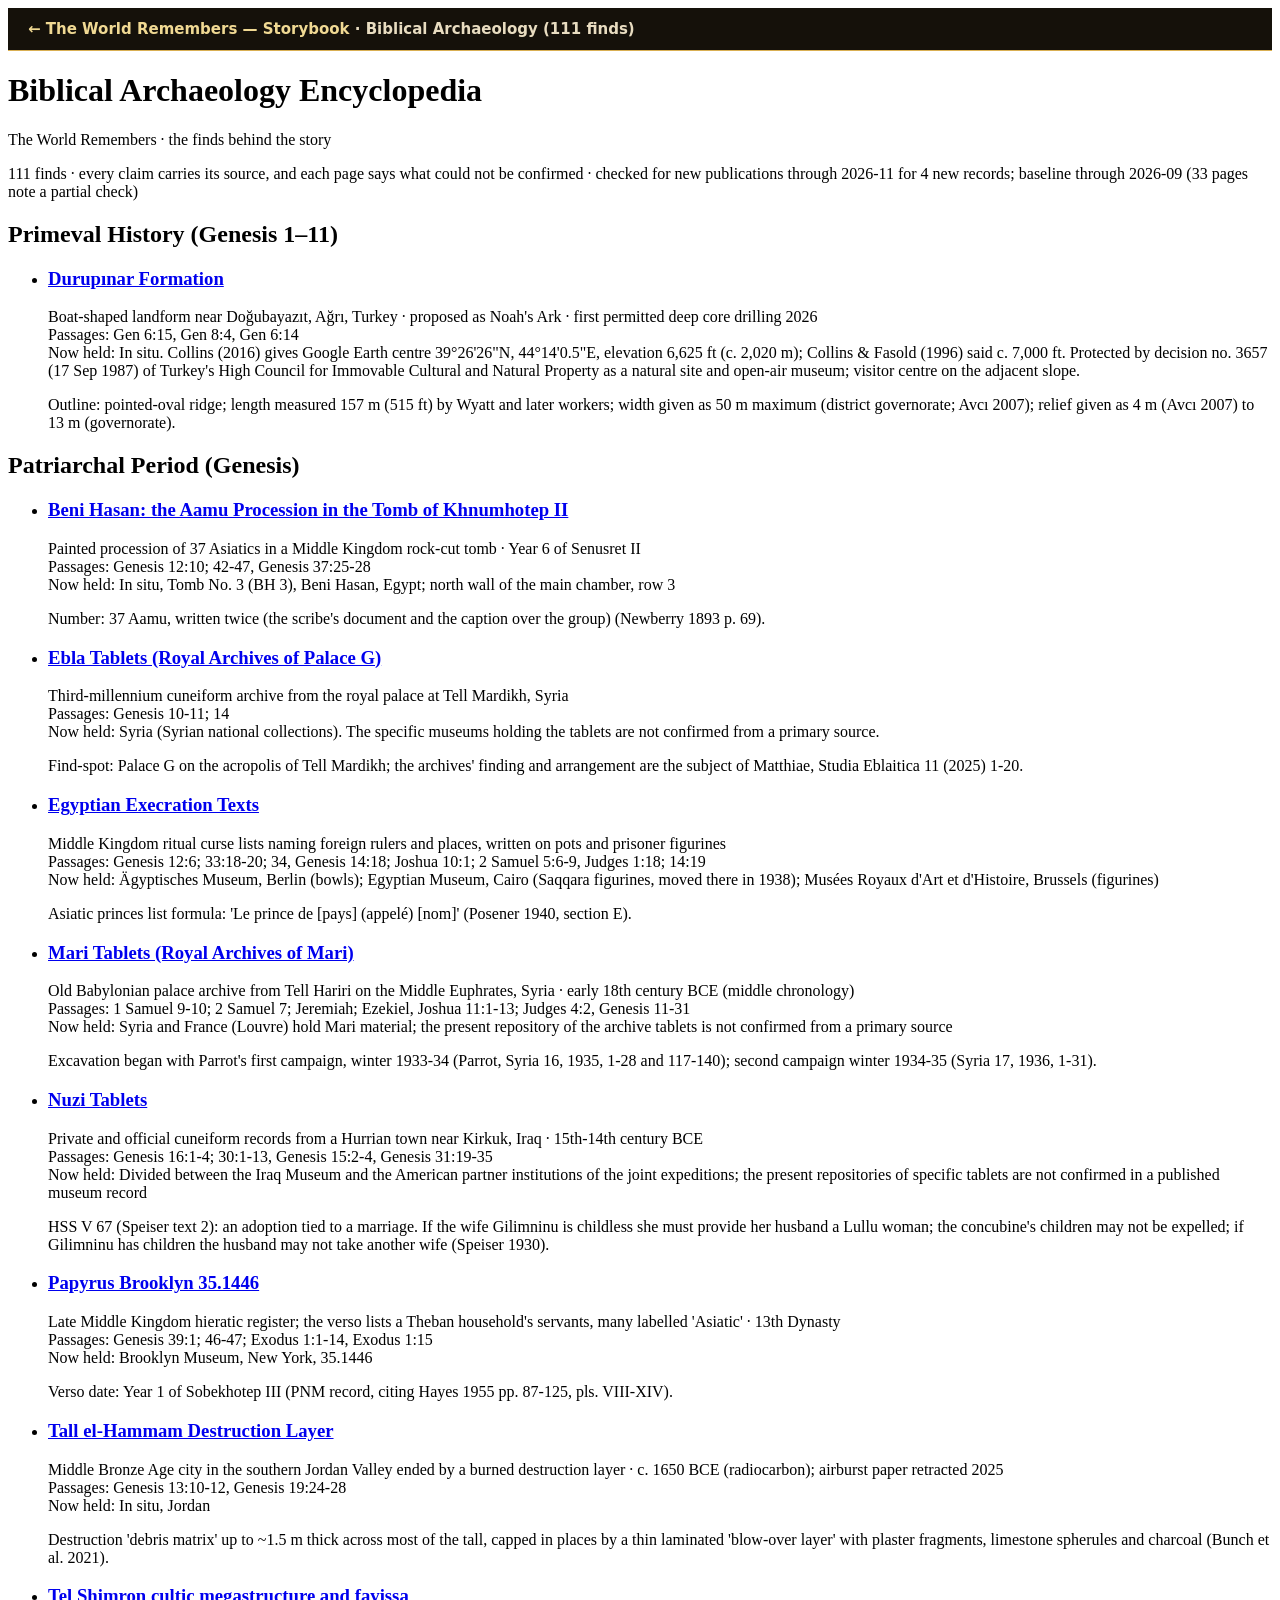
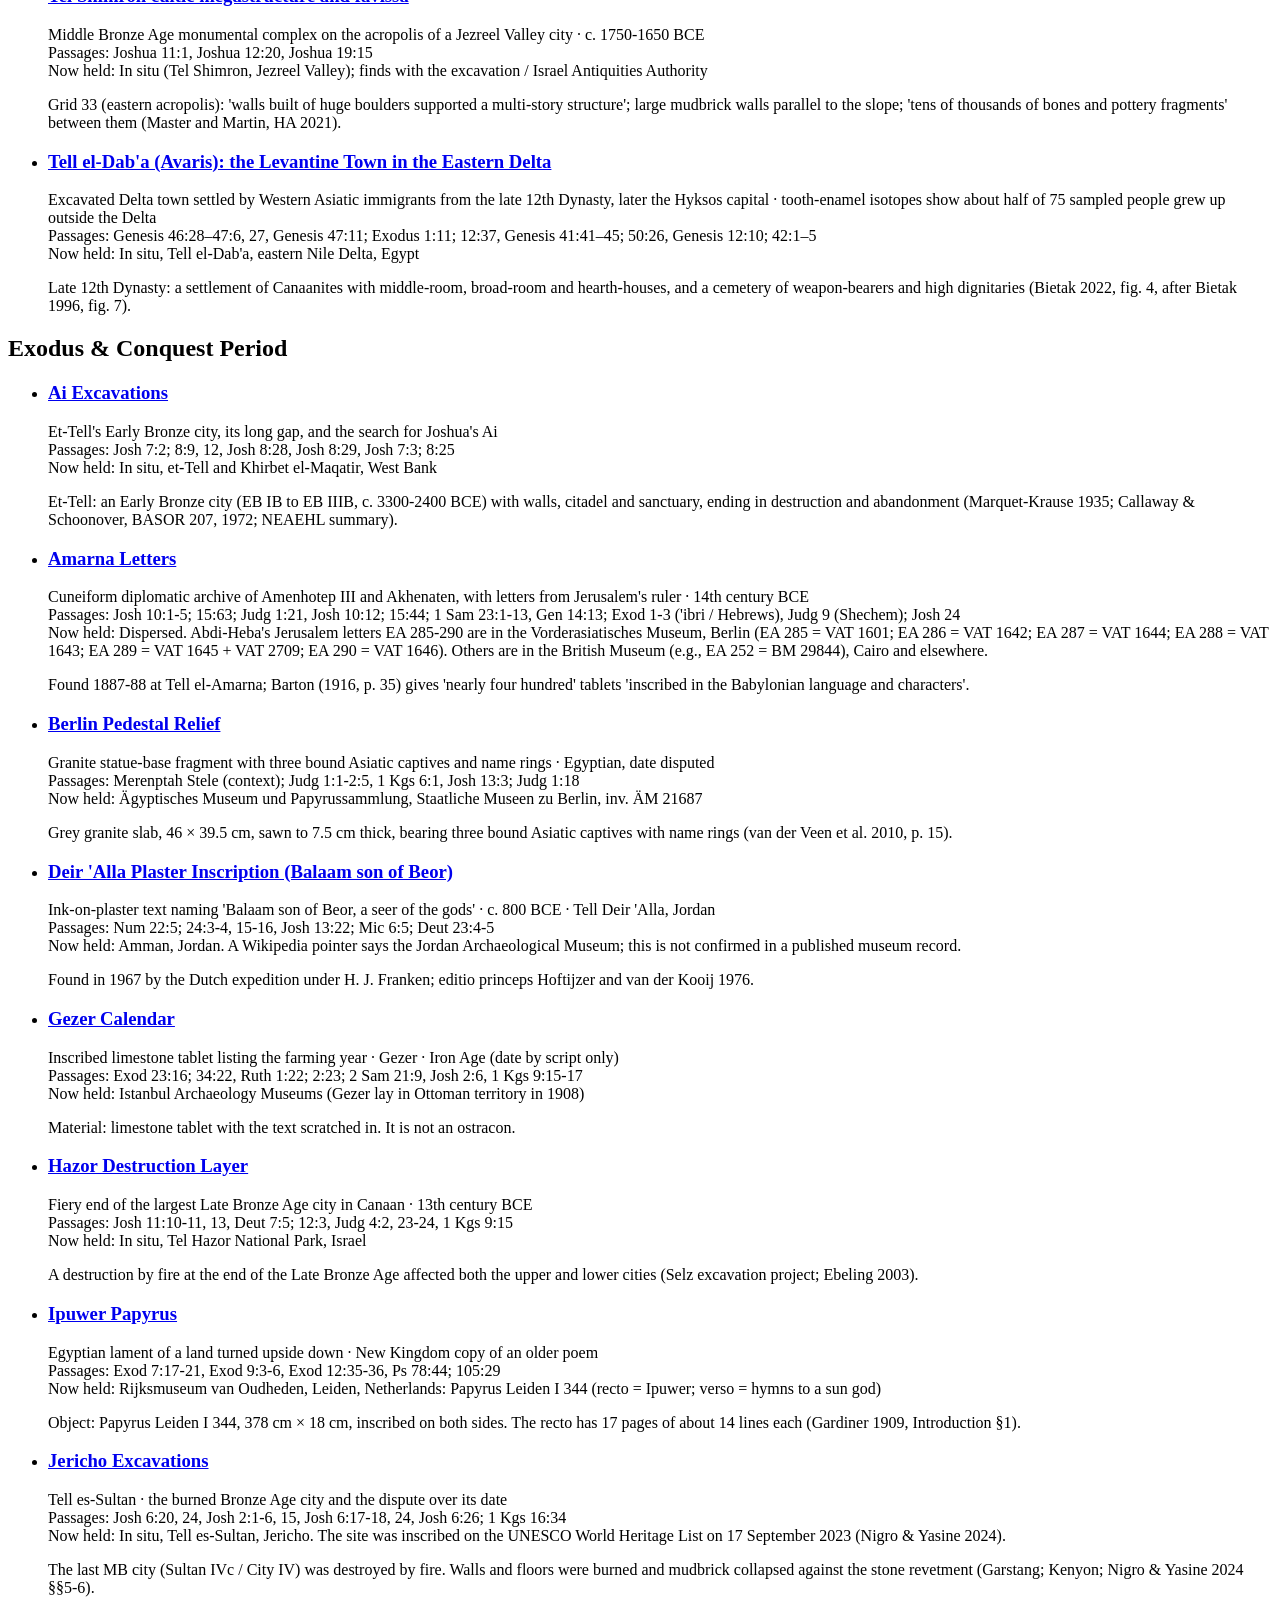
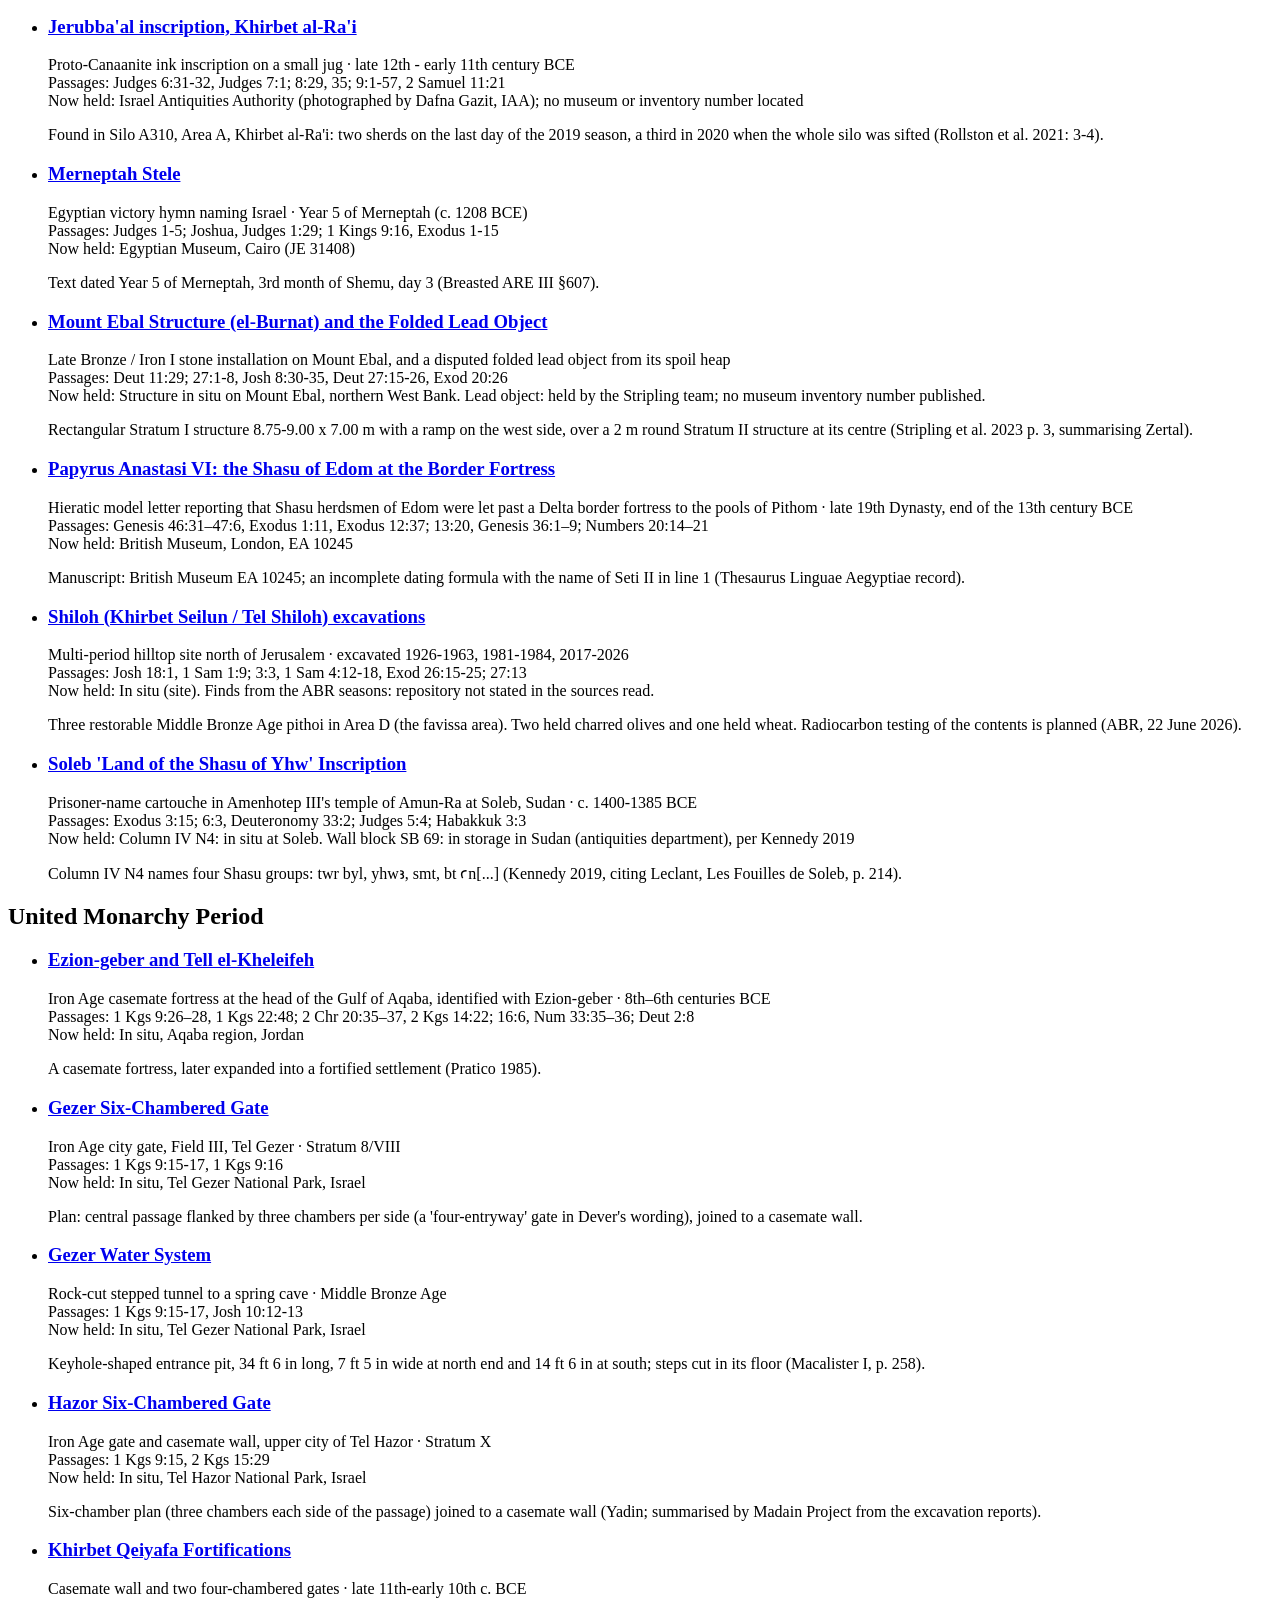
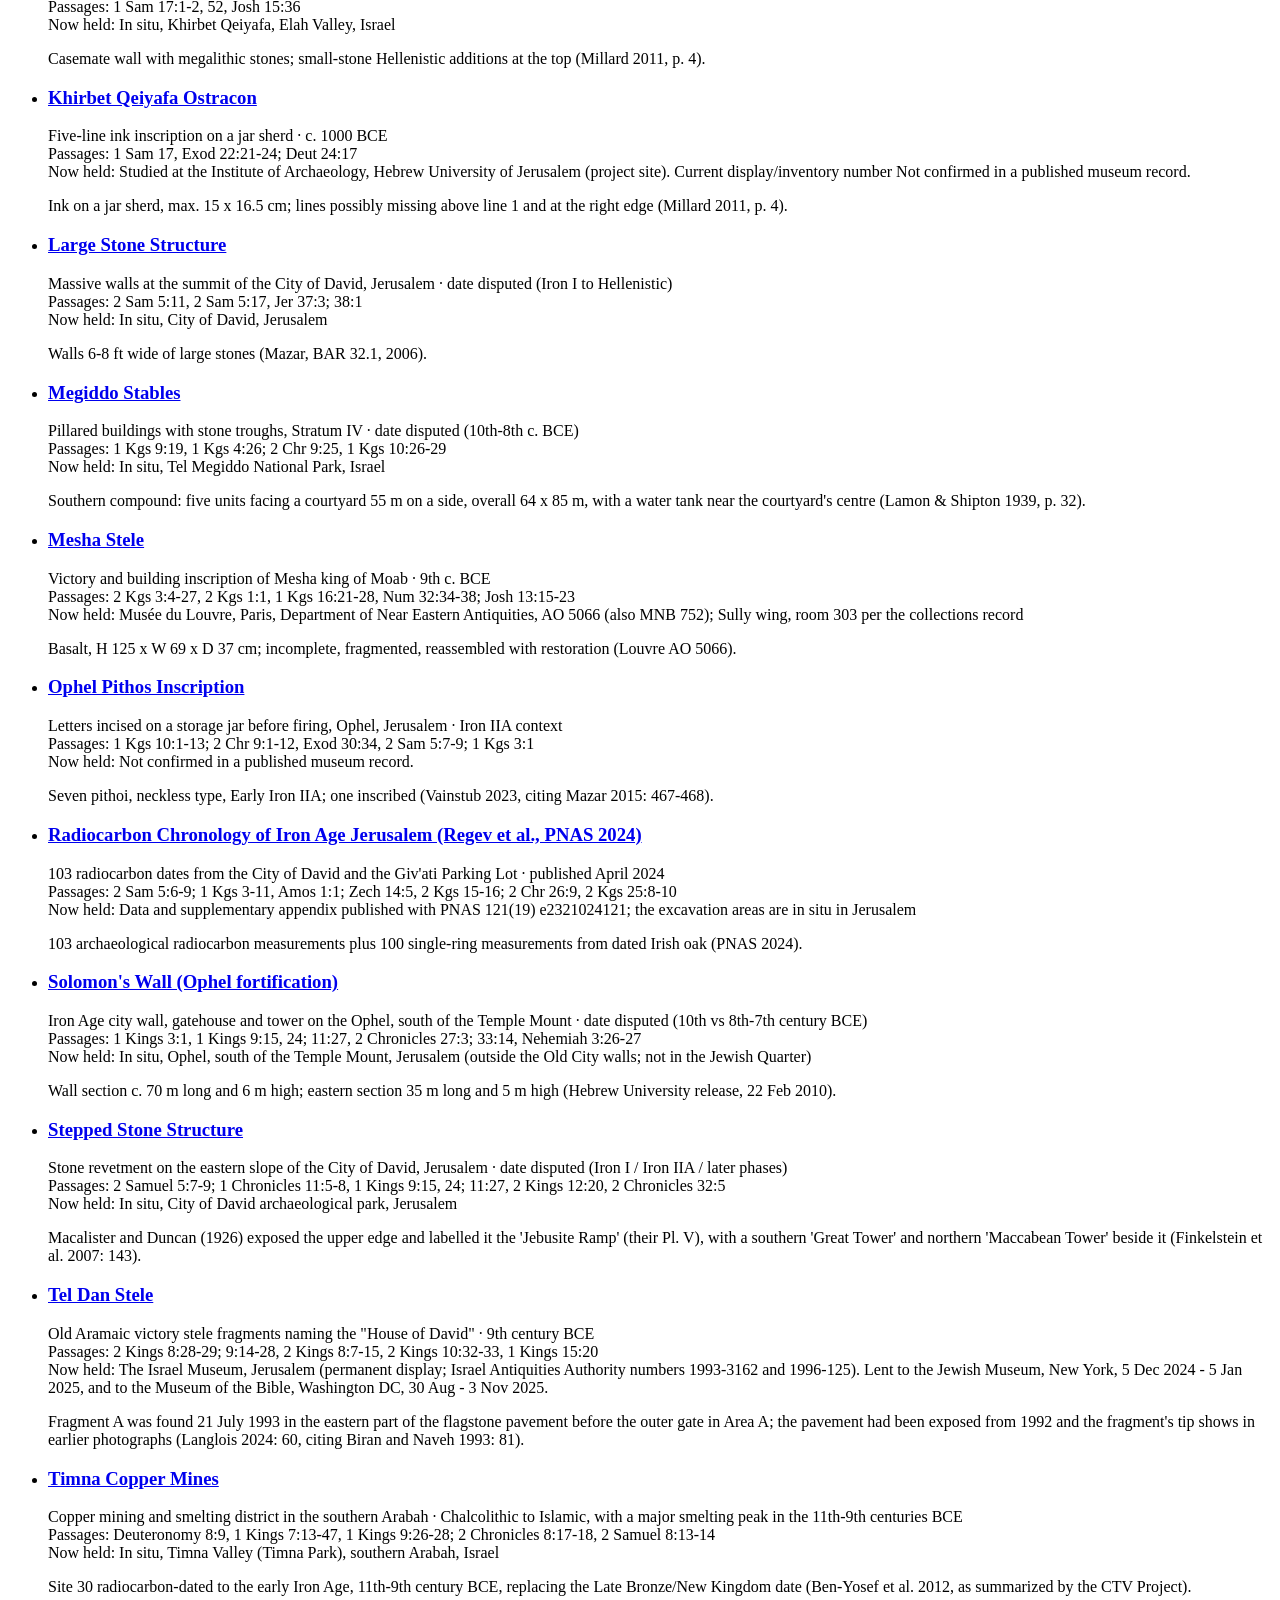
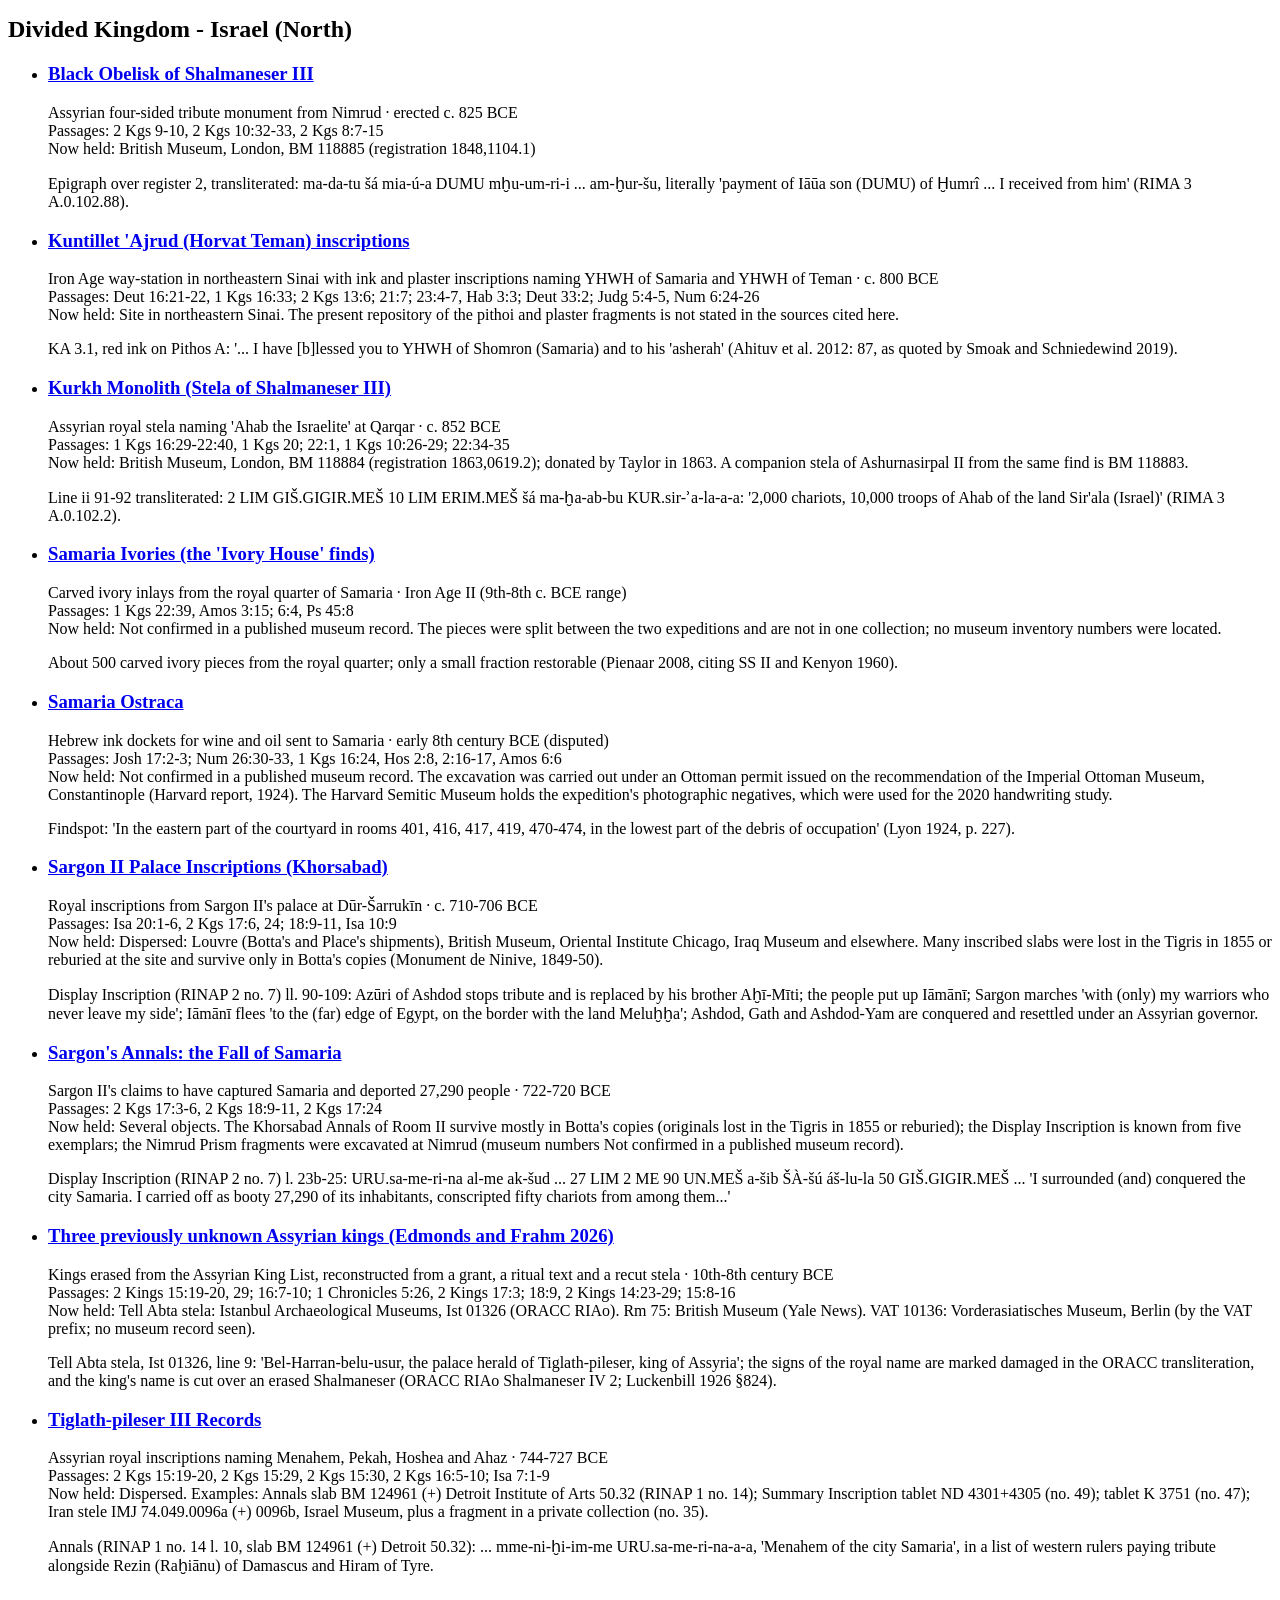
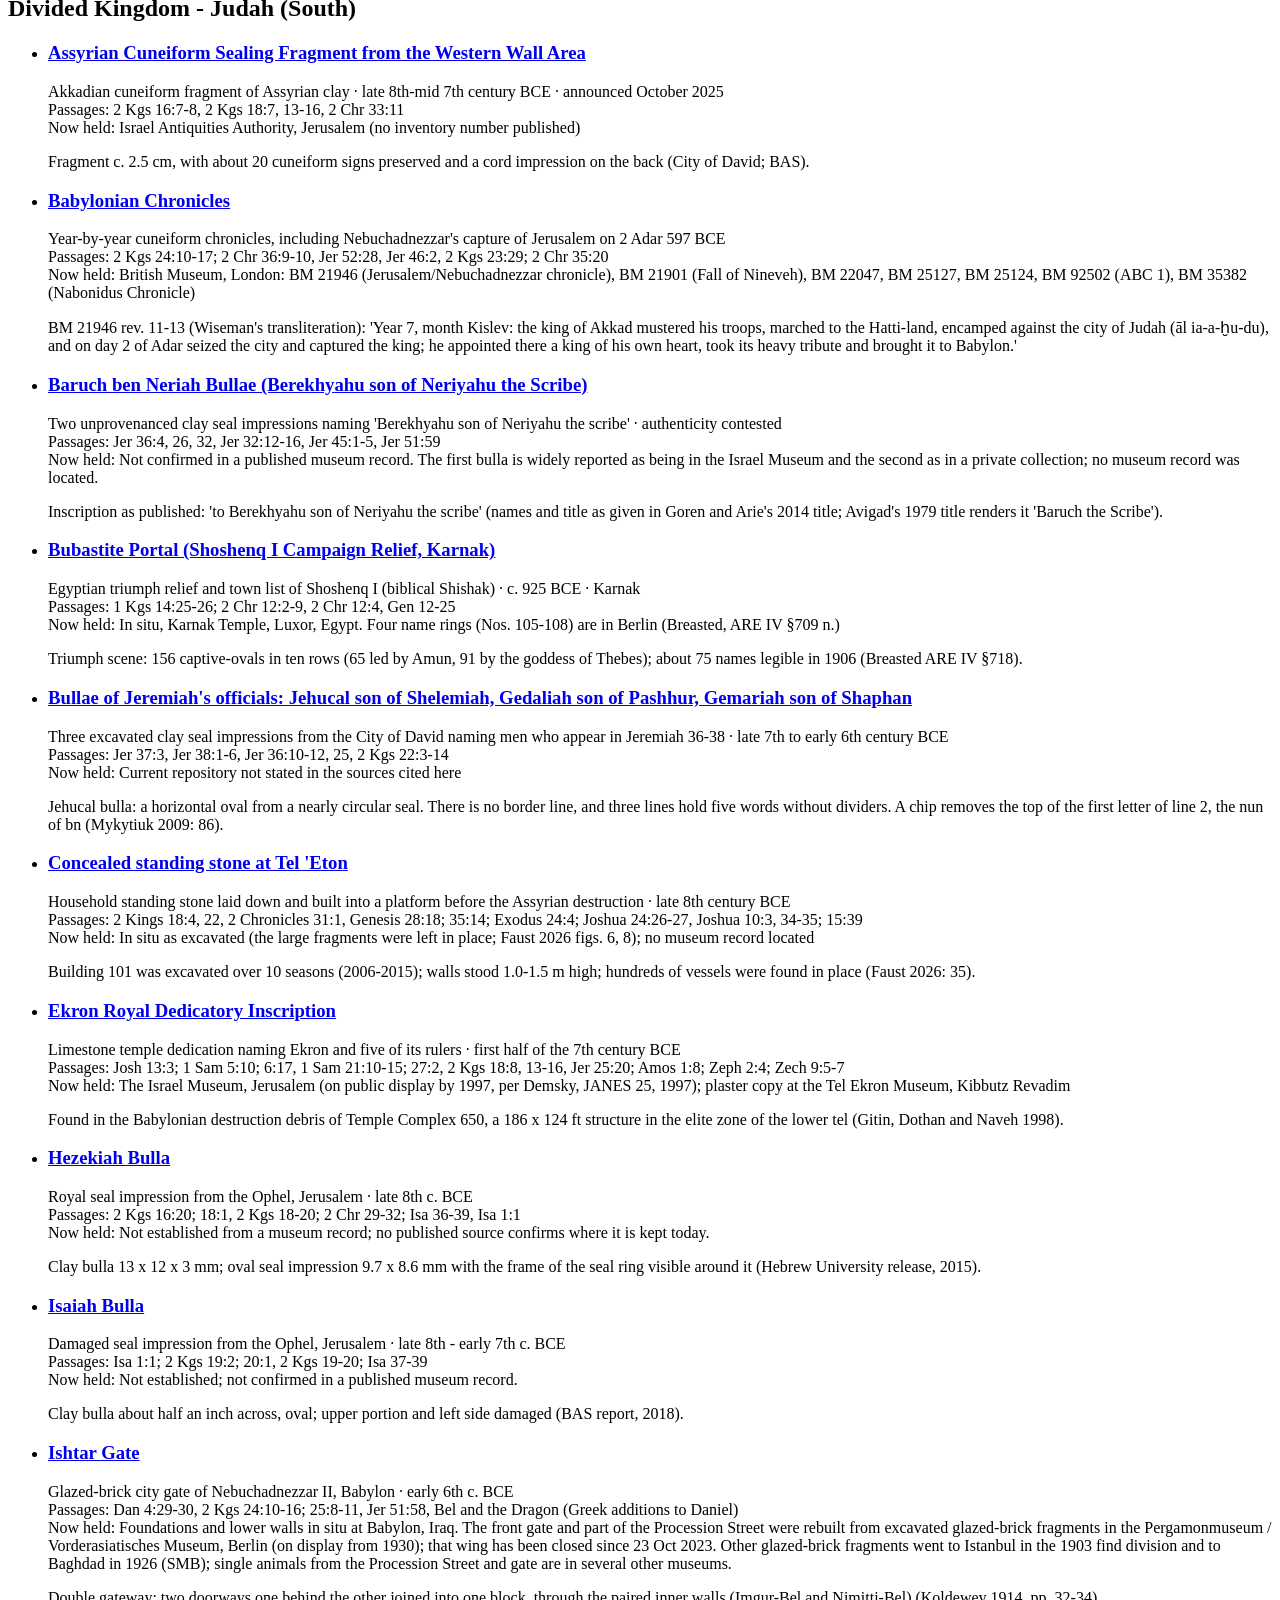
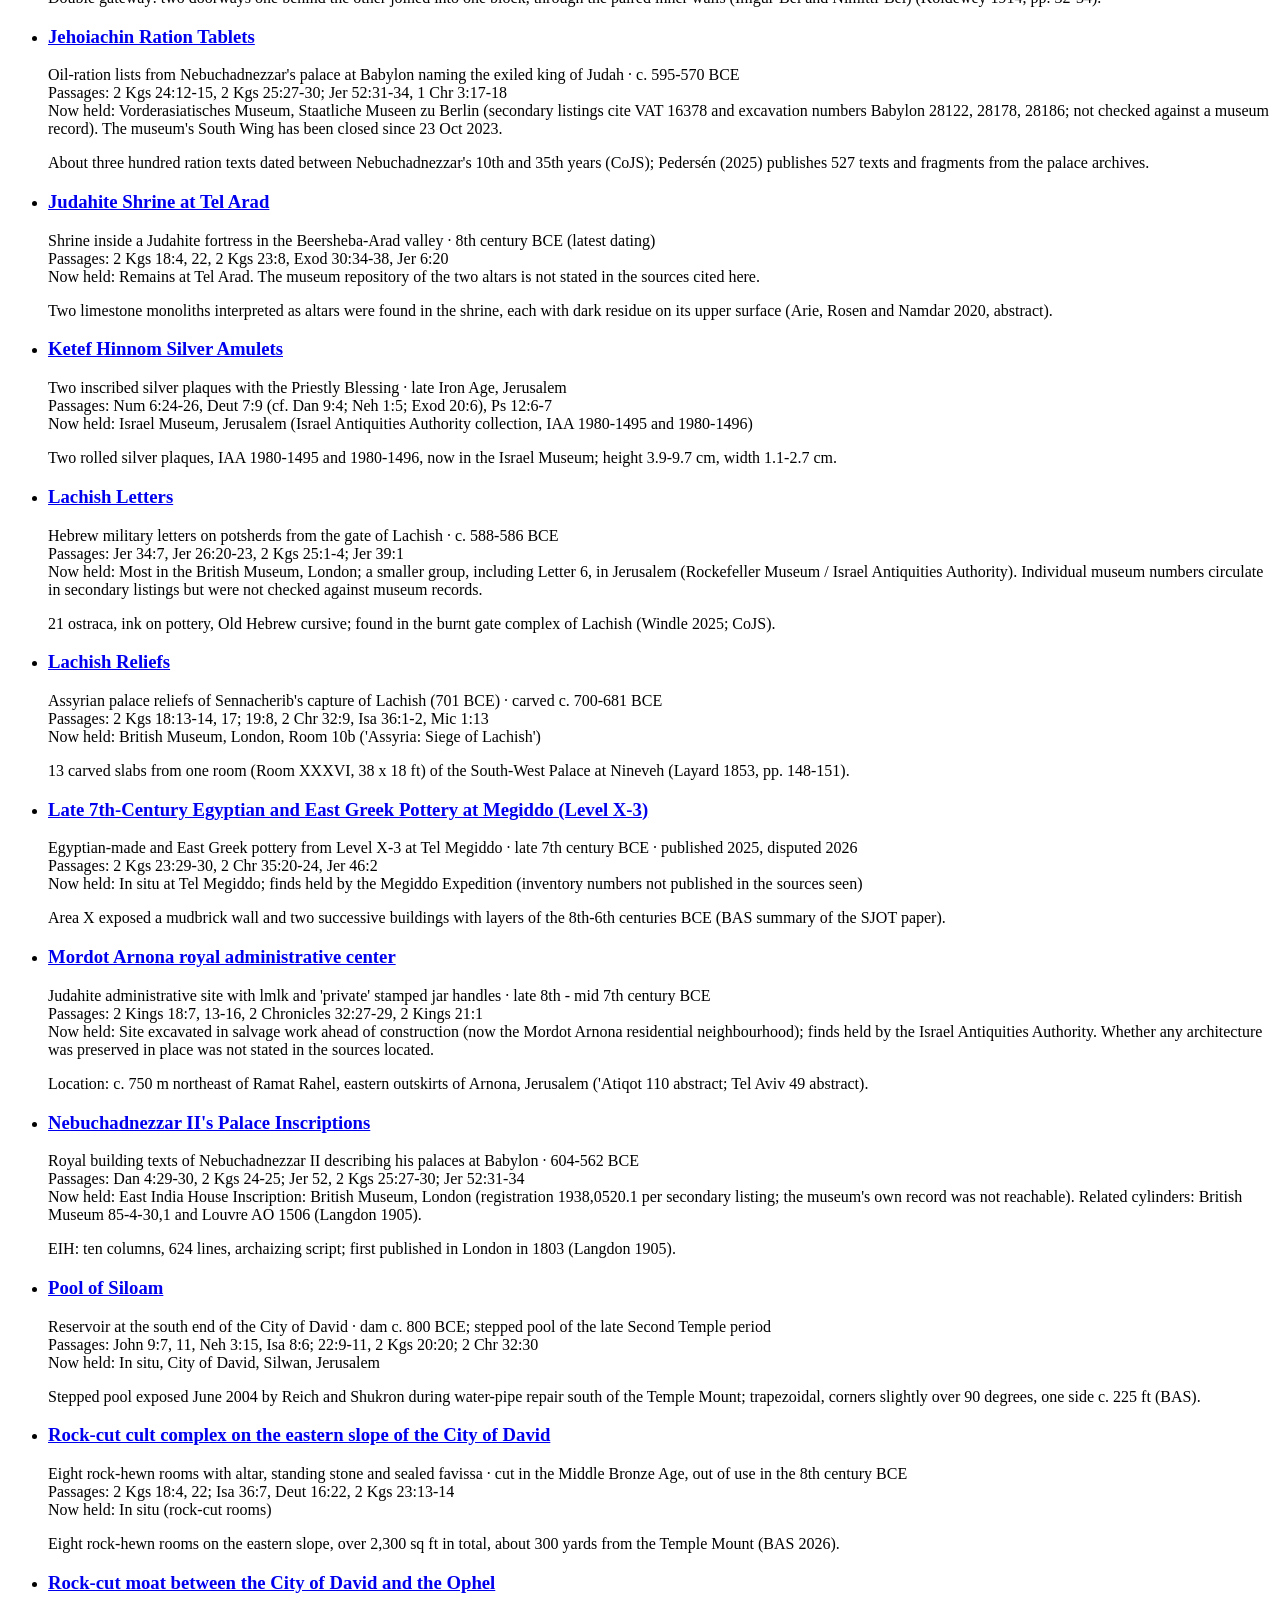
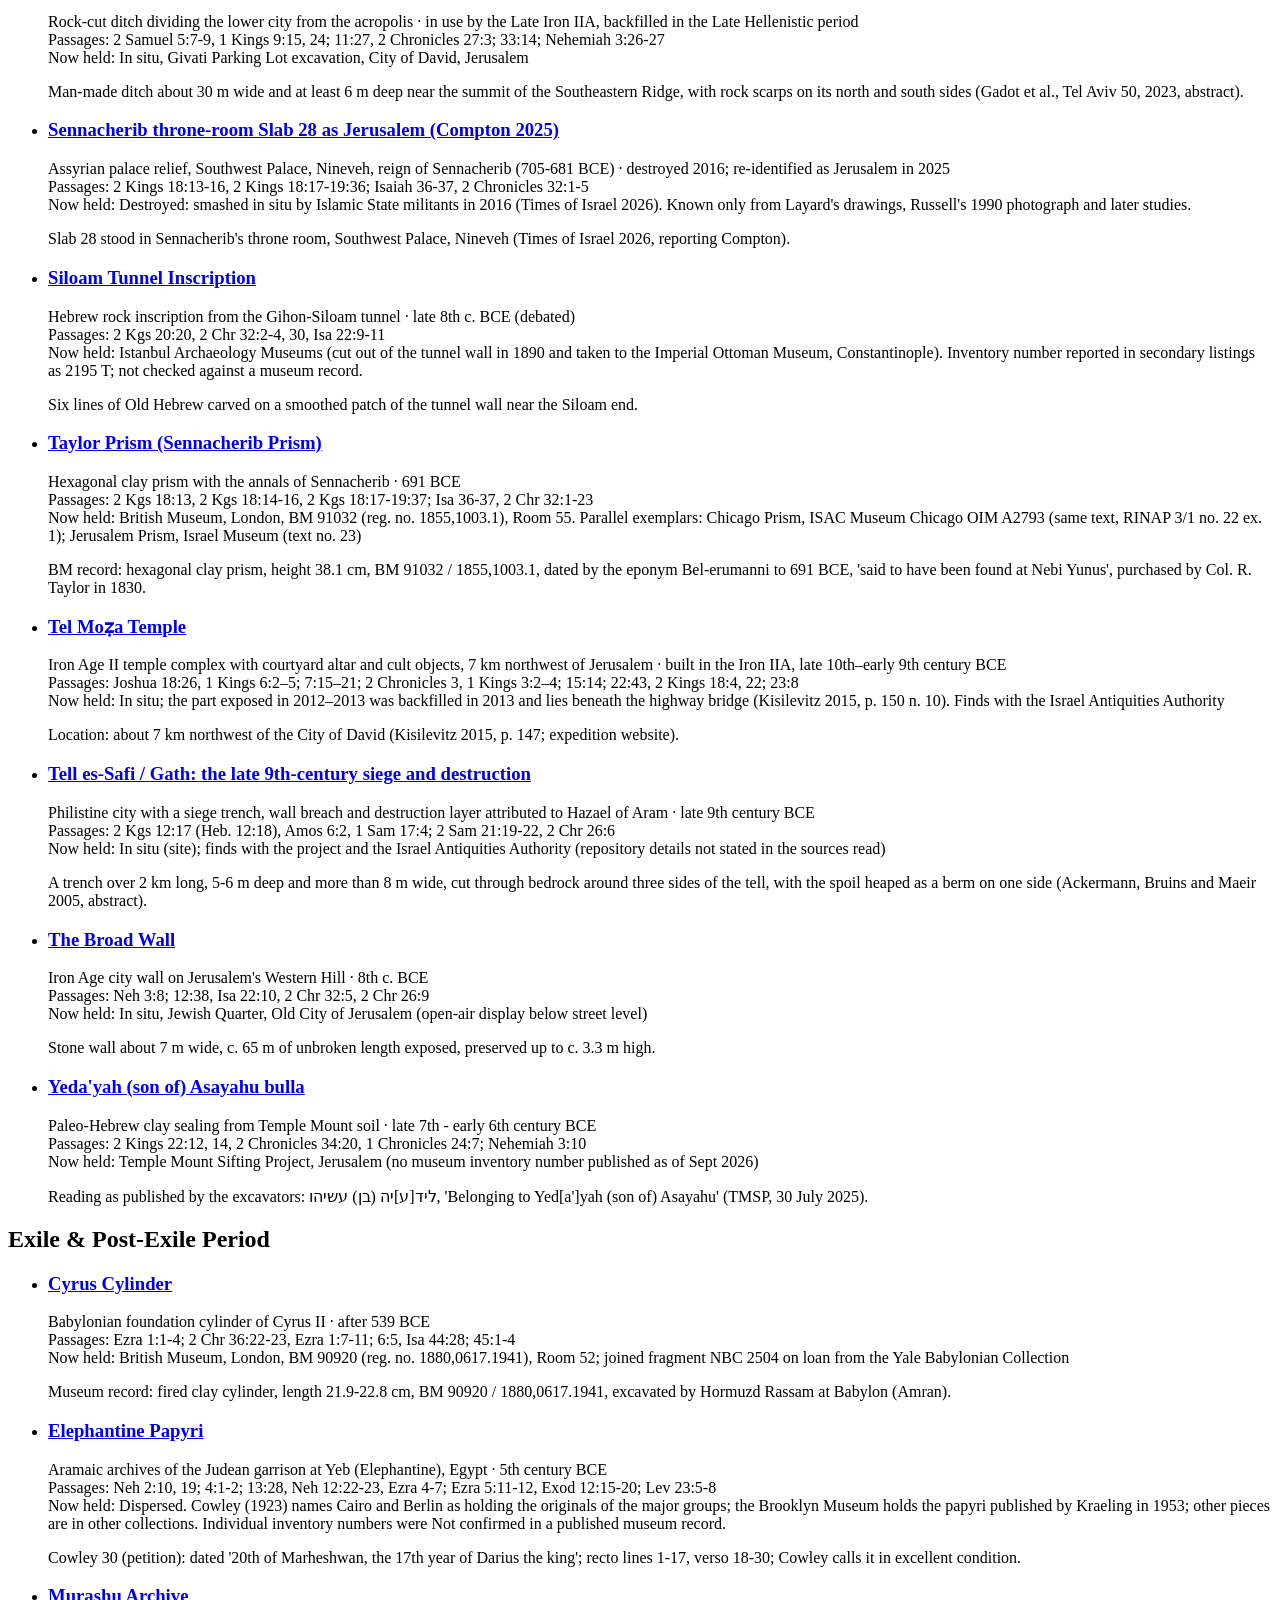
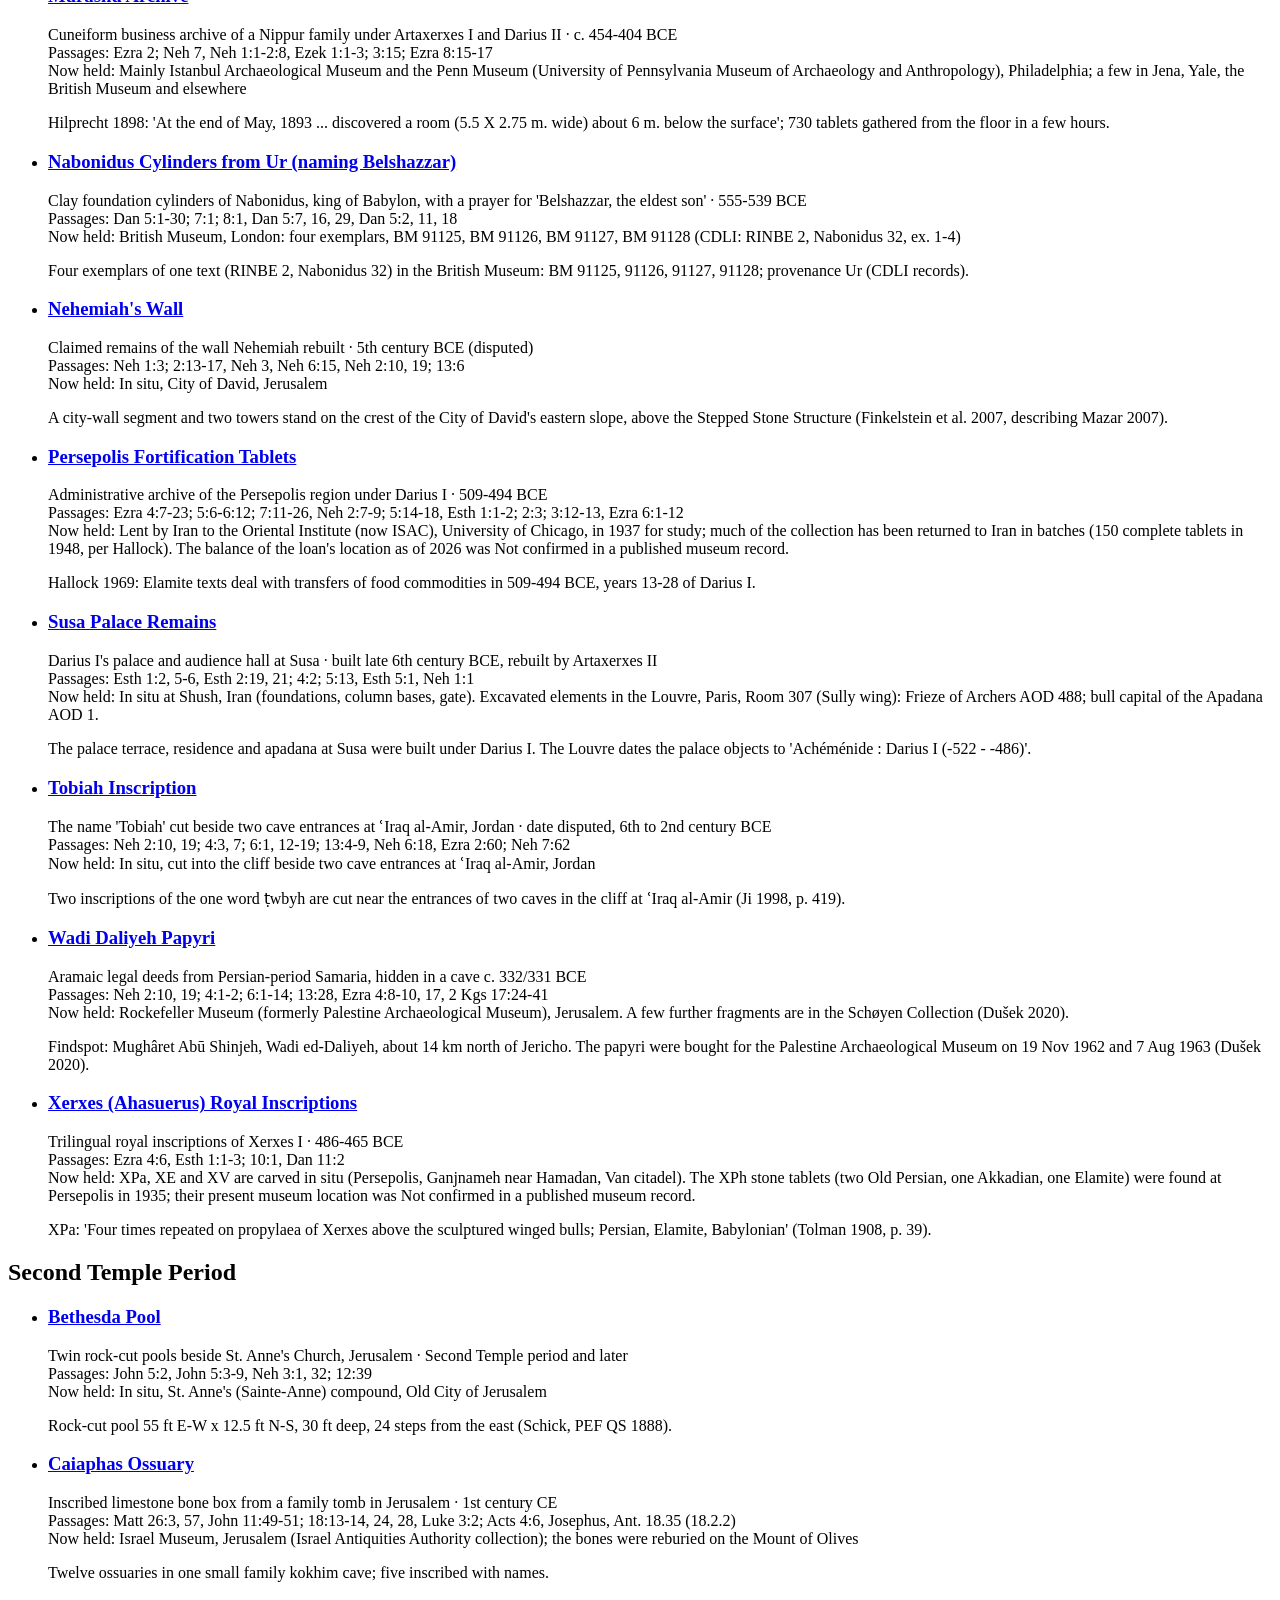
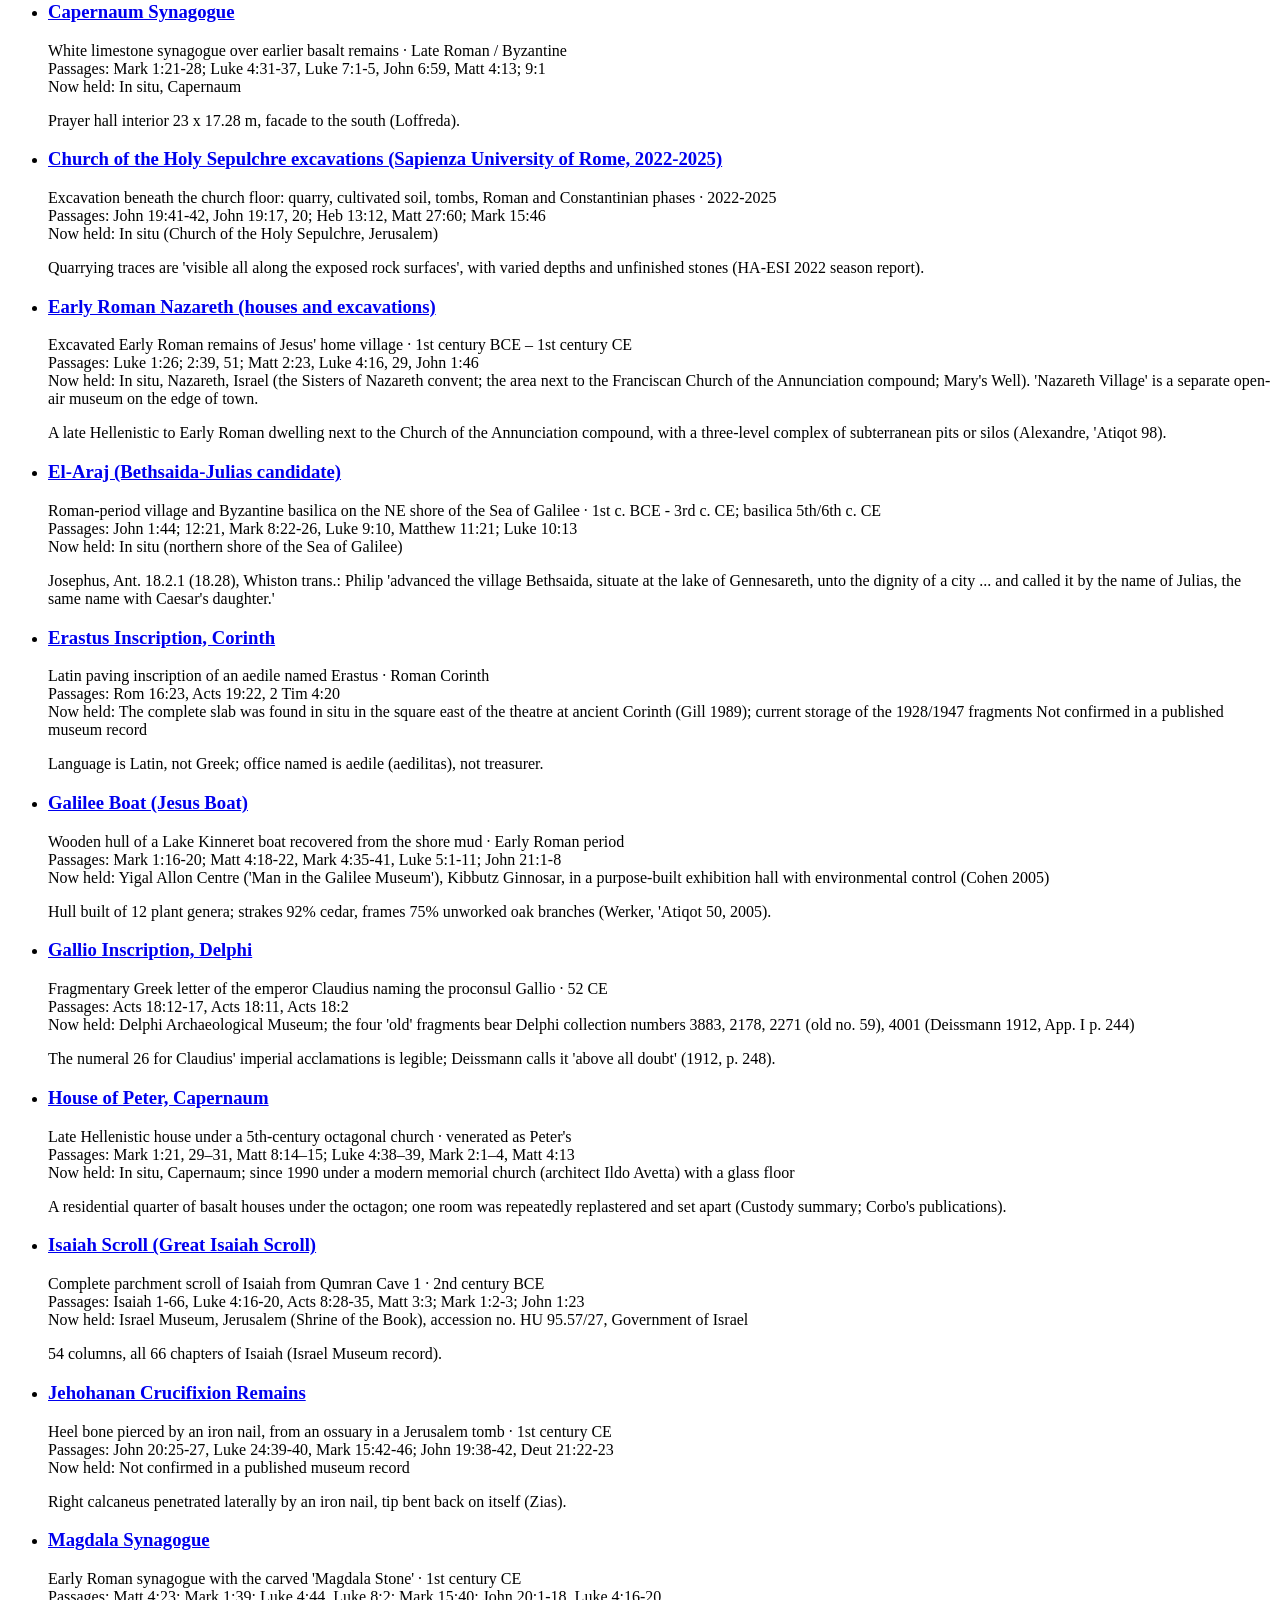
<file: archaeology.html>
<!DOCTYPE html>
<html lang="en">
<head>
<meta charset="UTF-8">
<meta name="viewport" content="width=device-width, initial-scale=1.0">
<title>Biblical Archaeology Encyclopedia</title>
<link rel="canonical" href="https://ancient-memory.pages.dev/archaeology.html">
<link rel="preconnect" href="https://fonts.googleapis.com">
<link rel="preconnect" href="https://fonts.gstatic.com" crossorigin>
<link href="https://fonts.googleapis.com/css2?family=Cinzel:wght@400;700&family=Crimson+Text:ital,wght@0,400;0,600;1,400&display=swap" rel="stylesheet">
<base href="https://nephilim-wars.pages.dev/Archaeology/">
<link rel="stylesheet" href="https://nephilim-wars.pages.dev/Archaeology/archaeology.css">
<style>.storybook-return{position:sticky;top:0;z-index:100;background:#15110a;color:#e8dcc0;padding:12px 20px;border-bottom:1px solid #d9af52;font:600 15px system-ui,sans-serif}.storybook-return a{color:#f0d993;text-decoration:none}.storybook-return a:hover{text-decoration:underline}</style>
</head>
<body class="index">
<nav class="storybook-return" aria-label="Storybook navigation"><a href="https://ancient-memory.pages.dev/">← The World Remembers — Storybook</a> · Biblical Archaeology (111 finds)</nav>
<header><h1>Biblical Archaeology Encyclopedia</h1>
<p>The World Remembers · the finds behind the story</p>
<p class="standard">111 finds · every claim carries its source, and each page says what could not be confirmed · checked for new publications through 2026-11 for 4 new records; baseline through 2026-09 (33 pages note a partial check)</p></header>
<div class="container">
<section class="period-section" id="primeval"><h2 class="period-title">Primeval History (Genesis 1–11)</h2><ul class="discovery-list"><li class="discovery-card"><h3 class="discovery-title"><a href="durupinar.html">Durupınar Formation</a></h3><div class="meta-data">Boat-shaped landform near Doğubayazıt, Ağrı, Turkey · proposed as Noah&#x27;s Ark · first permitted deep core drilling 2026<br><span class="meta-label">Passages:</span> Gen 6:15, Gen 8:4, Gen 6:14<br><span class="meta-label">Now held:</span> In situ. Collins (2016) gives Google Earth centre 39°26&#x27;26&quot;N, 44°14&#x27;0.5&quot;E, elevation 6,625 ft (c. 2,020 m); Collins &amp; Fasold (1996) said c. 7,000 ft. Protected by decision no. 3657 (17 Sep 1987) of Turkey&#x27;s High Council for Immovable Cultural and Natural Property as a natural site and open-air museum; visitor centre on the adjacent slope.</div><p class="significance">Outline: pointed-oval ridge; length measured 157 m (515 ft) by Wyatt and later workers; width given as 50 m maximum (district governorate; Avcı 2007); relief given as 4 m (Avcı 2007) to 13 m (governorate).</p></li></ul></section><section class="period-section" id="patriarchal"><h2 class="period-title">Patriarchal Period (Genesis)</h2><ul class="discovery-list"><li class="discovery-card"><h3 class="discovery-title"><a href="beni-hasan.html">Beni Hasan: the Aamu Procession in the Tomb of Khnumhotep II</a></h3><div class="meta-data">Painted procession of 37 Asiatics in a Middle Kingdom rock-cut tomb · Year 6 of Senusret II<br><span class="meta-label">Passages:</span> Genesis 12:10; 42-47, Genesis 37:25-28<br><span class="meta-label">Now held:</span> In situ, Tomb No. 3 (BH 3), Beni Hasan, Egypt; north wall of the main chamber, row 3</div><p class="significance">Number: 37 Aamu, written twice (the scribe&#x27;s document and the caption over the group) (Newberry 1893 p. 69).</p></li><li class="discovery-card"><h3 class="discovery-title"><a href="ebla-tablets.html">Ebla Tablets (Royal Archives of Palace G)</a></h3><div class="meta-data">Third-millennium cuneiform archive from the royal palace at Tell Mardikh, Syria<br><span class="meta-label">Passages:</span> Genesis 10-11; 14<br><span class="meta-label">Now held:</span> Syria (Syrian national collections). The specific museums holding the tablets are not confirmed from a primary source.</div><p class="significance">Find-spot: Palace G on the acropolis of Tell Mardikh; the archives&#x27; finding and arrangement are the subject of Matthiae, Studia Eblaitica 11 (2025) 1-20.</p></li><li class="discovery-card"><h3 class="discovery-title"><a href="execration-texts.html">Egyptian Execration Texts</a></h3><div class="meta-data">Middle Kingdom ritual curse lists naming foreign rulers and places, written on pots and prisoner figurines<br><span class="meta-label">Passages:</span> Genesis 12:6; 33:18-20; 34, Genesis 14:18; Joshua 10:1; 2 Samuel 5:6-9, Judges 1:18; 14:19<br><span class="meta-label">Now held:</span> Ägyptisches Museum, Berlin (bowls); Egyptian Museum, Cairo (Saqqara figurines, moved there in 1938); Musées Royaux d&#x27;Art et d&#x27;Histoire, Brussels (figurines)</div><p class="significance">Asiatic princes list formula: &#x27;Le prince de [pays] (appelé) [nom]&#x27; (Posener 1940, section E).</p></li><li class="discovery-card"><h3 class="discovery-title"><a href="mari-2.html">Mari Tablets (Royal Archives of Mari)</a></h3><div class="meta-data">Old Babylonian palace archive from Tell Hariri on the Middle Euphrates, Syria · early 18th century BCE (middle chronology)<br><span class="meta-label">Passages:</span> 1 Samuel 9-10; 2 Samuel 7; Jeremiah; Ezekiel, Joshua 11:1-13; Judges 4:2, Genesis 11-31<br><span class="meta-label">Now held:</span> Syria and France (Louvre) hold Mari material; the present repository of the archive tablets is not confirmed from a primary source</div><p class="significance">Excavation began with Parrot&#x27;s first campaign, winter 1933-34 (Parrot, Syria 16, 1935, 1-28 and 117-140); second campaign winter 1934-35 (Syria 17, 1936, 1-31).</p></li><li class="discovery-card"><h3 class="discovery-title"><a href="nuzi-tablets.html">Nuzi Tablets</a></h3><div class="meta-data">Private and official cuneiform records from a Hurrian town near Kirkuk, Iraq · 15th-14th century BCE<br><span class="meta-label">Passages:</span> Genesis 16:1-4; 30:1-13, Genesis 15:2-4, Genesis 31:19-35<br><span class="meta-label">Now held:</span> Divided between the Iraq Museum and the American partner institutions of the joint expeditions; the present repositories of specific tablets are not confirmed in a published museum record</div><p class="significance">HSS V 67 (Speiser text 2): an adoption tied to a marriage. If the wife Gilimninu is childless she must provide her husband a Lullu woman; the concubine&#x27;s children may not be expelled; if Gilimninu has children the husband may not take another wife (Speiser 1930).</p></li><li class="discovery-card"><h3 class="discovery-title"><a href="brooklyn-papyrus.html">Papyrus Brooklyn 35.1446</a></h3><div class="meta-data">Late Middle Kingdom hieratic register; the verso lists a Theban household&#x27;s servants, many labelled &#x27;Asiatic&#x27; · 13th Dynasty<br><span class="meta-label">Passages:</span> Genesis 39:1; 46-47; Exodus 1:1-14, Exodus 1:15<br><span class="meta-label">Now held:</span> Brooklyn Museum, New York, 35.1446</div><p class="significance">Verso date: Year 1 of Sobekhotep III (PNM record, citing Hayes 1955 pp. 87-125, pls. VIII-XIV).</p></li><li class="discovery-card"><h3 class="discovery-title"><a href="tall-el-hammam.html">Tall el-Hammam Destruction Layer</a></h3><div class="meta-data">Middle Bronze Age city in the southern Jordan Valley ended by a burned destruction layer · c. 1650 BCE (radiocarbon); airburst paper retracted 2025<br><span class="meta-label">Passages:</span> Genesis 13:10-12, Genesis 19:24-28<br><span class="meta-label">Now held:</span> In situ, Jordan</div><p class="significance">Destruction &#x27;debris matrix&#x27; up to ~1.5 m thick across most of the tall, capped in places by a thin laminated &#x27;blow-over layer&#x27; with plaster fragments, limestone spherules and charcoal (Bunch et al. 2021).</p></li><li class="discovery-card"><h3 class="discovery-title"><a href="tel-shimron.html">Tel Shimron cultic megastructure and favissa</a></h3><div class="meta-data">Middle Bronze Age monumental complex on the acropolis of a Jezreel Valley city · c. 1750-1650 BCE<br><span class="meta-label">Passages:</span> Joshua 11:1, Joshua 12:20, Joshua 19:15<br><span class="meta-label">Now held:</span> In situ (Tel Shimron, Jezreel Valley); finds with the excavation / Israel Antiquities Authority</div><p class="significance">Grid 33 (eastern acropolis): &#x27;walls built of huge boulders supported a multi-story structure&#x27;; large mudbrick walls parallel to the slope; &#x27;tens of thousands of bones and pottery fragments&#x27; between them (Master and Martin, HA 2021).</p></li><li class="discovery-card"><h3 class="discovery-title"><a href="tell-el-daba-avaris.html">Tell el-Dab&#x27;a (Avaris): the Levantine Town in the Eastern Delta</a></h3><div class="meta-data">Excavated Delta town settled by Western Asiatic immigrants from the late 12th Dynasty, later the Hyksos capital · tooth-enamel isotopes show about half of 75 sampled people grew up outside the Delta<br><span class="meta-label">Passages:</span> Genesis 46:28–47:6, 27, Genesis 47:11; Exodus 1:11; 12:37, Genesis 41:41–45; 50:26, Genesis 12:10; 42:1–5<br><span class="meta-label">Now held:</span> In situ, Tell el-Dab&#x27;a, eastern Nile Delta, Egypt</div><p class="significance">Late 12th Dynasty: a settlement of Canaanites with middle-room, broad-room and hearth-houses, and a cemetery of weapon-bearers and high dignitaries (Bietak 2022, fig. 4, after Bietak 1996, fig. 7).</p></li></ul></section><section class="period-section" id="exodus-conquest"><h2 class="period-title">Exodus &amp; Conquest Period</h2><ul class="discovery-list"><li class="discovery-card"><h3 class="discovery-title"><a href="ai-excavations.html">Ai Excavations</a></h3><div class="meta-data">Et-Tell&#x27;s Early Bronze city, its long gap, and the search for Joshua&#x27;s Ai<br><span class="meta-label">Passages:</span> Josh 7:2; 8:9, 12, Josh 8:28, Josh 8:29, Josh 7:3; 8:25<br><span class="meta-label">Now held:</span> In situ, et-Tell and Khirbet el-Maqatir, West Bank</div><p class="significance">Et-Tell: an Early Bronze city (EB IB to EB IIIB, c. 3300-2400 BCE) with walls, citadel and sanctuary, ending in destruction and abandonment (Marquet-Krause 1935; Callaway &amp; Schoonover, BASOR 207, 1972; NEAEHL summary).</p></li><li class="discovery-card"><h3 class="discovery-title"><a href="amarna-letters.html">Amarna Letters</a></h3><div class="meta-data">Cuneiform diplomatic archive of Amenhotep III and Akhenaten, with letters from Jerusalem&#x27;s ruler · 14th century BCE<br><span class="meta-label">Passages:</span> Josh 10:1-5; 15:63; Judg 1:21, Josh 10:12; 15:44; 1 Sam 23:1-13, Gen 14:13; Exod 1-3 (&#x27;ibri / Hebrews), Judg 9 (Shechem); Josh 24<br><span class="meta-label">Now held:</span> Dispersed. Abdi-Heba&#x27;s Jerusalem letters EA 285-290 are in the Vorderasiatisches Museum, Berlin (EA 285 = VAT 1601; EA 286 = VAT 1642; EA 287 = VAT 1644; EA 288 = VAT 1643; EA 289 = VAT 1645 + VAT 2709; EA 290 = VAT 1646). Others are in the British Museum (e.g., EA 252 = BM 29844), Cairo and elsewhere.</div><p class="significance">Found 1887-88 at Tell el-Amarna; Barton (1916, p. 35) gives &#x27;nearly four hundred&#x27; tablets &#x27;inscribed in the Babylonian language and characters&#x27;.</p></li><li class="discovery-card"><h3 class="discovery-title"><a href="berlin-pedestal.html">Berlin Pedestal Relief</a></h3><div class="meta-data">Granite statue-base fragment with three bound Asiatic captives and name rings · Egyptian, date disputed<br><span class="meta-label">Passages:</span> Merenptah Stele (context); Judg 1:1-2:5, 1 Kgs 6:1, Josh 13:3; Judg 1:18<br><span class="meta-label">Now held:</span> Ägyptisches Museum und Papyrussammlung, Staatliche Museen zu Berlin, inv. ÄM 21687</div><p class="significance">Grey granite slab, 46 × 39.5 cm, sawn to 7.5 cm thick, bearing three bound Asiatic captives with name rings (van der Veen et al. 2010, p. 15).</p></li><li class="discovery-card"><h3 class="discovery-title"><a href="deir-alla-inscription.html">Deir &#x27;Alla Plaster Inscription (Balaam son of Beor)</a></h3><div class="meta-data">Ink-on-plaster text naming &#x27;Balaam son of Beor, a seer of the gods&#x27; · c. 800 BCE · Tell Deir &#x27;Alla, Jordan<br><span class="meta-label">Passages:</span> Num 22:5; 24:3-4, 15-16, Josh 13:22; Mic 6:5; Deut 23:4-5<br><span class="meta-label">Now held:</span> Amman, Jordan. A Wikipedia pointer says the Jordan Archaeological Museum; this is not confirmed in a published museum record.</div><p class="significance">Found in 1967 by the Dutch expedition under H. J. Franken; editio princeps Hoftijzer and van der Kooij 1976.</p></li><li class="discovery-card"><h3 class="discovery-title"><a href="gezer-calendar.html">Gezer Calendar</a></h3><div class="meta-data">Inscribed limestone tablet listing the farming year · Gezer · Iron Age (date by script only)<br><span class="meta-label">Passages:</span> Exod 23:16; 34:22, Ruth 1:22; 2:23; 2 Sam 21:9, Josh 2:6, 1 Kgs 9:15-17<br><span class="meta-label">Now held:</span> Istanbul Archaeology Museums (Gezer lay in Ottoman territory in 1908)</div><p class="significance">Material: limestone tablet with the text scratched in. It is not an ostracon.</p></li><li class="discovery-card"><h3 class="discovery-title"><a href="hazor.html">Hazor Destruction Layer</a></h3><div class="meta-data">Fiery end of the largest Late Bronze Age city in Canaan · 13th century BCE<br><span class="meta-label">Passages:</span> Josh 11:10-11, 13, Deut 7:5; 12:3, Judg 4:2, 23-24, 1 Kgs 9:15<br><span class="meta-label">Now held:</span> In situ, Tel Hazor National Park, Israel</div><p class="significance">A destruction by fire at the end of the Late Bronze Age affected both the upper and lower cities (Selz excavation project; Ebeling 2003).</p></li><li class="discovery-card"><h3 class="discovery-title"><a href="ipuwer-papyrus.html">Ipuwer Papyrus</a></h3><div class="meta-data">Egyptian lament of a land turned upside down · New Kingdom copy of an older poem<br><span class="meta-label">Passages:</span> Exod 7:17-21, Exod 9:3-6, Exod 12:35-36, Ps 78:44; 105:29<br><span class="meta-label">Now held:</span> Rijksmuseum van Oudheden, Leiden, Netherlands: Papyrus Leiden I 344 (recto = Ipuwer; verso = hymns to a sun god)</div><p class="significance">Object: Papyrus Leiden I 344, 378 cm × 18 cm, inscribed on both sides. The recto has 17 pages of about 14 lines each (Gardiner 1909, Introduction §1).</p></li><li class="discovery-card"><h3 class="discovery-title"><a href="jericho.html">Jericho Excavations</a></h3><div class="meta-data">Tell es-Sultan · the burned Bronze Age city and the dispute over its date<br><span class="meta-label">Passages:</span> Josh 6:20, 24, Josh 2:1-6, 15, Josh 6:17-18, 24, Josh 6:26; 1 Kgs 16:34<br><span class="meta-label">Now held:</span> In situ, Tell es-Sultan, Jericho. The site was inscribed on the UNESCO World Heritage List on 17 September 2023 (Nigro &amp; Yasine 2024).</div><p class="significance">The last MB city (Sultan IVc / City IV) was destroyed by fire. Walls and floors were burned and mudbrick collapsed against the stone revetment (Garstang; Kenyon; Nigro &amp; Yasine 2024 §§5-6).</p></li><li class="discovery-card"><h3 class="discovery-title"><a href="jerubbaal-inscription.html">Jerubba&#x27;al inscription, Khirbet al-Ra&#x27;i</a></h3><div class="meta-data">Proto-Canaanite ink inscription on a small jug · late 12th - early 11th century BCE<br><span class="meta-label">Passages:</span> Judges 6:31-32, Judges 7:1; 8:29, 35; 9:1-57, 2 Samuel 11:21<br><span class="meta-label">Now held:</span> Israel Antiquities Authority (photographed by Dafna Gazit, IAA); no museum or inventory number located</div><p class="significance">Found in Silo A310, Area A, Khirbet al-Ra&#x27;i: two sherds on the last day of the 2019 season, a third in 2020 when the whole silo was sifted (Rollston et al. 2021: 3-4).</p></li><li class="discovery-card"><h3 class="discovery-title"><a href="merneptah-stele.html">Merneptah Stele</a></h3><div class="meta-data">Egyptian victory hymn naming Israel · Year 5 of Merneptah (c. 1208 BCE)<br><span class="meta-label">Passages:</span> Judges 1-5; Joshua, Judges 1:29; 1 Kings 9:16, Exodus 1-15<br><span class="meta-label">Now held:</span> Egyptian Museum, Cairo (JE 31408)</div><p class="significance">Text dated Year 5 of Merneptah, 3rd month of Shemu, day 3 (Breasted ARE III §607).</p></li><li class="discovery-card"><h3 class="discovery-title"><a href="mount-ebal-altar.html">Mount Ebal Structure (el-Burnat) and the Folded Lead Object</a></h3><div class="meta-data">Late Bronze / Iron I stone installation on Mount Ebal, and a disputed folded lead object from its spoil heap<br><span class="meta-label">Passages:</span> Deut 11:29; 27:1-8, Josh 8:30-35, Deut 27:15-26, Exod 20:26<br><span class="meta-label">Now held:</span> Structure in situ on Mount Ebal, northern West Bank. Lead object: held by the Stripling team; no museum inventory number published.</div><p class="significance">Rectangular Stratum I structure 8.75-9.00 x 7.00 m with a ramp on the west side, over a 2 m round Stratum II structure at its centre (Stripling et al. 2023 p. 3, summarising Zertal).</p></li><li class="discovery-card"><h3 class="discovery-title"><a href="papyrus-anastasi-vi.html">Papyrus Anastasi VI: the Shasu of Edom at the Border Fortress</a></h3><div class="meta-data">Hieratic model letter reporting that Shasu herdsmen of Edom were let past a Delta border fortress to the pools of Pithom · late 19th Dynasty, end of the 13th century BCE<br><span class="meta-label">Passages:</span> Genesis 46:31–47:6, Exodus 1:11, Exodus 12:37; 13:20, Genesis 36:1–9; Numbers 20:14–21<br><span class="meta-label">Now held:</span> British Museum, London, EA 10245</div><p class="significance">Manuscript: British Museum EA 10245; an incomplete dating formula with the name of Seti II in line 1 (Thesaurus Linguae Aegyptiae record).</p></li><li class="discovery-card"><h3 class="discovery-title"><a href="shiloh-excavations.html">Shiloh (Khirbet Seilun / Tel Shiloh) excavations</a></h3><div class="meta-data">Multi-period hilltop site north of Jerusalem · excavated 1926-1963, 1981-1984, 2017-2026<br><span class="meta-label">Passages:</span> Josh 18:1, 1 Sam 1:9; 3:3, 1 Sam 4:12-18, Exod 26:15-25; 27:13<br><span class="meta-label">Now held:</span> In situ (site). Finds from the ABR seasons: repository not stated in the sources read.</div><p class="significance">Three restorable Middle Bronze Age pithoi in Area D (the favissa area). Two held charred olives and one held wheat. Radiocarbon testing of the contents is planned (ABR, 22 June 2026).</p></li><li class="discovery-card"><h3 class="discovery-title"><a href="soleb-inscription.html">Soleb &#x27;Land of the Shasu of Yhw&#x27; Inscription</a></h3><div class="meta-data">Prisoner-name cartouche in Amenhotep III&#x27;s temple of Amun-Ra at Soleb, Sudan · c. 1400-1385 BCE<br><span class="meta-label">Passages:</span> Exodus 3:15; 6:3, Deuteronomy 33:2; Judges 5:4; Habakkuk 3:3<br><span class="meta-label">Now held:</span> Column IV N4: in situ at Soleb. Wall block SB 69: in storage in Sudan (antiquities department), per Kennedy 2019</div><p class="significance">Column IV N4 names four Shasu groups: twr byl, yhwꜣ, smt, bt ꜥn[...] (Kennedy 2019, citing Leclant, Les Fouilles de Soleb, p. 214).</p></li></ul></section><section class="period-section" id="united-monarchy"><h2 class="period-title">United Monarchy Period</h2><ul class="discovery-list"><li class="discovery-card"><h3 class="discovery-title"><a href="ezion-geber.html">Ezion-geber and Tell el-Kheleifeh</a></h3><div class="meta-data">Iron Age casemate fortress at the head of the Gulf of Aqaba, identified with Ezion-geber · 8th–6th centuries BCE<br><span class="meta-label">Passages:</span> 1 Kgs 9:26–28, 1 Kgs 22:48; 2 Chr 20:35–37, 2 Kgs 14:22; 16:6, Num 33:35–36; Deut 2:8<br><span class="meta-label">Now held:</span> In situ, Aqaba region, Jordan</div><p class="significance">A casemate fortress, later expanded into a fortified settlement (Pratico 1985).</p></li><li class="discovery-card"><h3 class="discovery-title"><a href="gezer-six-chambered-gate.html">Gezer Six-Chambered Gate</a></h3><div class="meta-data">Iron Age city gate, Field III, Tel Gezer · Stratum 8/VIII<br><span class="meta-label">Passages:</span> 1 Kgs 9:15-17, 1 Kgs 9:16<br><span class="meta-label">Now held:</span> In situ, Tel Gezer National Park, Israel</div><p class="significance">Plan: central passage flanked by three chambers per side (a &#x27;four-entryway&#x27; gate in Dever&#x27;s wording), joined to a casemate wall.</p></li><li class="discovery-card"><h3 class="discovery-title"><a href="gezer-water-system.html">Gezer Water System</a></h3><div class="meta-data">Rock-cut stepped tunnel to a spring cave · Middle Bronze Age<br><span class="meta-label">Passages:</span> 1 Kgs 9:15-17, Josh 10:12-13<br><span class="meta-label">Now held:</span> In situ, Tel Gezer National Park, Israel</div><p class="significance">Keyhole-shaped entrance pit, 34 ft 6 in long, 7 ft 5 in wide at north end and 14 ft 6 in at south; steps cut in its floor (Macalister I, p. 258).</p></li><li class="discovery-card"><h3 class="discovery-title"><a href="hazor-solomonic-gate.html">Hazor Six-Chambered Gate</a></h3><div class="meta-data">Iron Age gate and casemate wall, upper city of Tel Hazor · Stratum X<br><span class="meta-label">Passages:</span> 1 Kgs 9:15, 2 Kgs 15:29<br><span class="meta-label">Now held:</span> In situ, Tel Hazor National Park, Israel</div><p class="significance">Six-chamber plan (three chambers each side of the passage) joined to a casemate wall (Yadin; summarised by Madain Project from the excavation reports).</p></li><li class="discovery-card"><h3 class="discovery-title"><a href="khirbet-qeiyafa-fortifications.html">Khirbet Qeiyafa Fortifications</a></h3><div class="meta-data">Casemate wall and two four-chambered gates · late 11th-early 10th c. BCE<br><span class="meta-label">Passages:</span> 1 Sam 17:1-2, 52, Josh 15:36<br><span class="meta-label">Now held:</span> In situ, Khirbet Qeiyafa, Elah Valley, Israel</div><p class="significance">Casemate wall with megalithic stones; small-stone Hellenistic additions at the top (Millard 2011, p. 4).</p></li><li class="discovery-card"><h3 class="discovery-title"><a href="khirbet-qeiyafa-ostracon.html">Khirbet Qeiyafa Ostracon</a></h3><div class="meta-data">Five-line ink inscription on a jar sherd · c. 1000 BCE<br><span class="meta-label">Passages:</span> 1 Sam 17, Exod 22:21-24; Deut 24:17<br><span class="meta-label">Now held:</span> Studied at the Institute of Archaeology, Hebrew University of Jerusalem (project site). Current display/inventory number Not confirmed in a published museum record.</div><p class="significance">Ink on a jar sherd, max. 15 x 16.5 cm; lines possibly missing above line 1 and at the right edge (Millard 2011, p. 4).</p></li><li class="discovery-card"><h3 class="discovery-title"><a href="large-stone-structure.html">Large Stone Structure</a></h3><div class="meta-data">Massive walls at the summit of the City of David, Jerusalem · date disputed (Iron I to Hellenistic)<br><span class="meta-label">Passages:</span> 2 Sam 5:11, 2 Sam 5:17, Jer 37:3; 38:1<br><span class="meta-label">Now held:</span> In situ, City of David, Jerusalem</div><p class="significance">Walls 6-8 ft wide of large stones (Mazar, BAR 32.1, 2006).</p></li><li class="discovery-card"><h3 class="discovery-title"><a href="megiddo-stables.html">Megiddo Stables</a></h3><div class="meta-data">Pillared buildings with stone troughs, Stratum IV · date disputed (10th-8th c. BCE)<br><span class="meta-label">Passages:</span> 1 Kgs 9:19, 1 Kgs 4:26; 2 Chr 9:25, 1 Kgs 10:26-29<br><span class="meta-label">Now held:</span> In situ, Tel Megiddo National Park, Israel</div><p class="significance">Southern compound: five units facing a courtyard 55 m on a side, overall 64 x 85 m, with a water tank near the courtyard&#x27;s centre (Lamon &amp; Shipton 1939, p. 32).</p></li><li class="discovery-card"><h3 class="discovery-title"><a href="mesha-stele.html">Mesha Stele</a></h3><div class="meta-data">Victory and building inscription of Mesha king of Moab · 9th c. BCE<br><span class="meta-label">Passages:</span> 2 Kgs 3:4-27, 2 Kgs 1:1, 1 Kgs 16:21-28, Num 32:34-38; Josh 13:15-23<br><span class="meta-label">Now held:</span> Musée du Louvre, Paris, Department of Near Eastern Antiquities, AO 5066 (also MNB 752); Sully wing, room 303 per the collections record</div><p class="significance">Basalt, H 125 x W 69 x D 37 cm; incomplete, fragmented, reassembled with restoration (Louvre AO 5066).</p></li><li class="discovery-card"><h3 class="discovery-title"><a href="ophe-l-inscription.html">Ophel Pithos Inscription</a></h3><div class="meta-data">Letters incised on a storage jar before firing, Ophel, Jerusalem · Iron IIA context<br><span class="meta-label">Passages:</span> 1 Kgs 10:1-13; 2 Chr 9:1-12, Exod 30:34, 2 Sam 5:7-9; 1 Kgs 3:1<br><span class="meta-label">Now held:</span> Not confirmed in a published museum record.</div><p class="significance">Seven pithoi, neckless type, Early Iron IIA; one inscribed (Vainstub 2023, citing Mazar 2015: 467-468).</p></li><li class="discovery-card"><h3 class="discovery-title"><a href="jerusalem-iron-age-radiocarbon-2024.html">Radiocarbon Chronology of Iron Age Jerusalem (Regev et al., PNAS 2024)</a></h3><div class="meta-data">103 radiocarbon dates from the City of David and the Giv&#x27;ati Parking Lot · published April 2024<br><span class="meta-label">Passages:</span> 2 Sam 5:6-9; 1 Kgs 3-11, Amos 1:1; Zech 14:5, 2 Kgs 15-16; 2 Chr 26:9, 2 Kgs 25:8-10<br><span class="meta-label">Now held:</span> Data and supplementary appendix published with PNAS 121(19) e2321024121; the excavation areas are in situ in Jerusalem</div><p class="significance">103 archaeological radiocarbon measurements plus 100 single-ring measurements from dated Irish oak (PNAS 2024).</p></li><li class="discovery-card"><h3 class="discovery-title"><a href="solomon-wall.html">Solomon&#x27;s Wall (Ophel fortification)</a></h3><div class="meta-data">Iron Age city wall, gatehouse and tower on the Ophel, south of the Temple Mount · date disputed (10th vs 8th-7th century BCE)<br><span class="meta-label">Passages:</span> 1 Kings 3:1, 1 Kings 9:15, 24; 11:27, 2 Chronicles 27:3; 33:14, Nehemiah 3:26-27<br><span class="meta-label">Now held:</span> In situ, Ophel, south of the Temple Mount, Jerusalem (outside the Old City walls; not in the Jewish Quarter)</div><p class="significance">Wall section c. 70 m long and 6 m high; eastern section 35 m long and 5 m high (Hebrew University release, 22 Feb 2010).</p></li><li class="discovery-card"><h3 class="discovery-title"><a href="stepped-stone-structure.html">Stepped Stone Structure</a></h3><div class="meta-data">Stone revetment on the eastern slope of the City of David, Jerusalem · date disputed (Iron I / Iron IIA / later phases)<br><span class="meta-label">Passages:</span> 2 Samuel 5:7-9; 1 Chronicles 11:5-8, 1 Kings 9:15, 24; 11:27, 2 Kings 12:20, 2 Chronicles 32:5<br><span class="meta-label">Now held:</span> In situ, City of David archaeological park, Jerusalem</div><p class="significance">Macalister and Duncan (1926) exposed the upper edge and labelled it the &#x27;Jebusite Ramp&#x27; (their Pl. V), with a southern &#x27;Great Tower&#x27; and northern &#x27;Maccabean Tower&#x27; beside it (Finkelstein et al. 2007: 143).</p></li><li class="discovery-card"><h3 class="discovery-title"><a href="tel-dan-stele.html">Tel Dan Stele</a></h3><div class="meta-data">Old Aramaic victory stele fragments naming the &quot;House of David&quot; · 9th century BCE<br><span class="meta-label">Passages:</span> 2 Kings 8:28-29; 9:14-28, 2 Kings 8:7-15, 2 Kings 10:32-33, 1 Kings 15:20<br><span class="meta-label">Now held:</span> The Israel Museum, Jerusalem (permanent display; Israel Antiquities Authority numbers 1993-3162 and 1996-125). Lent to the Jewish Museum, New York, 5 Dec 2024 - 5 Jan 2025, and to the Museum of the Bible, Washington DC, 30 Aug - 3 Nov 2025.</div><p class="significance">Fragment A was found 21 July 1993 in the eastern part of the flagstone pavement before the outer gate in Area A; the pavement had been exposed from 1992 and the fragment&#x27;s tip shows in earlier photographs (Langlois 2024: 60, citing Biran and Naveh 1993: 81).</p></li><li class="discovery-card"><h3 class="discovery-title"><a href="timna-copper-mines.html">Timna Copper Mines</a></h3><div class="meta-data">Copper mining and smelting district in the southern Arabah · Chalcolithic to Islamic, with a major smelting peak in the 11th-9th centuries BCE<br><span class="meta-label">Passages:</span> Deuteronomy 8:9, 1 Kings 7:13-47, 1 Kings 9:26-28; 2 Chronicles 8:17-18, 2 Samuel 8:13-14<br><span class="meta-label">Now held:</span> In situ, Timna Valley (Timna Park), southern Arabah, Israel</div><p class="significance">Site 30 radiocarbon-dated to the early Iron Age, 11th-9th century BCE, replacing the Late Bronze/New Kingdom date (Ben-Yosef et al. 2012, as summarized by the CTV Project).</p></li></ul></section><section class="period-section" id="divided-kingdom-israel"><h2 class="period-title">Divided Kingdom - Israel (North)</h2><ul class="discovery-list"><li class="discovery-card"><h3 class="discovery-title"><a href="black-obelisk.html">Black Obelisk of Shalmaneser III</a></h3><div class="meta-data">Assyrian four-sided tribute monument from Nimrud · erected c. 825 BCE<br><span class="meta-label">Passages:</span> 2 Kgs 9-10, 2 Kgs 10:32-33, 2 Kgs 8:7-15<br><span class="meta-label">Now held:</span> British Museum, London, BM 118885 (registration 1848,1104.1)</div><p class="significance">Epigraph over register 2, transliterated: ma-da-tu šá mia-ú-a DUMU mḫu-um-ri-i ... am-ḫur-šu, literally &#x27;payment of Iāūa son (DUMU) of Ḫumrî ... I received from him&#x27; (RIMA 3 A.0.102.88).</p></li><li class="discovery-card"><h3 class="discovery-title"><a href="kuntillet-ajrud.html">Kuntillet &#x27;Ajrud (Horvat Teman) inscriptions</a></h3><div class="meta-data">Iron Age way-station in northeastern Sinai with ink and plaster inscriptions naming YHWH of Samaria and YHWH of Teman · c. 800 BCE<br><span class="meta-label">Passages:</span> Deut 16:21-22, 1 Kgs 16:33; 2 Kgs 13:6; 21:7; 23:4-7, Hab 3:3; Deut 33:2; Judg 5:4-5, Num 6:24-26<br><span class="meta-label">Now held:</span> Site in northeastern Sinai. The present repository of the pithoi and plaster fragments is not stated in the sources cited here.</div><p class="significance">KA 3.1, red ink on Pithos A: &#x27;... I have [b]lessed you to YHWH of Shomron (Samaria) and to his &#x27;asherah&#x27; (Ahituv et al. 2012: 87, as quoted by Smoak and Schniedewind 2019).</p></li><li class="discovery-card"><h3 class="discovery-title"><a href="kurkh-monolith.html">Kurkh Monolith (Stela of Shalmaneser III)</a></h3><div class="meta-data">Assyrian royal stela naming &#x27;Ahab the Israelite&#x27; at Qarqar · c. 852 BCE<br><span class="meta-label">Passages:</span> 1 Kgs 16:29-22:40, 1 Kgs 20; 22:1, 1 Kgs 10:26-29; 22:34-35<br><span class="meta-label">Now held:</span> British Museum, London, BM 118884 (registration 1863,0619.2); donated by Taylor in 1863. A companion stela of Ashurnasirpal II from the same find is BM 118883.</div><p class="significance">Line ii 91-92 transliterated: 2 LIM GIŠ.GIGIR.MEŠ 10 LIM ERIM.MEŠ šá ma-ḫa-ab-bu KUR.sir-ʾa-la-a-a: &#x27;2,000 chariots, 10,000 troops of Ahab of the land Sir&#x27;ala (Israel)&#x27; (RIMA 3 A.0.102.2).</p></li><li class="discovery-card"><h3 class="discovery-title"><a href="ivory-house-samaria.html">Samaria Ivories (the &#x27;Ivory House&#x27; finds)</a></h3><div class="meta-data">Carved ivory inlays from the royal quarter of Samaria · Iron Age II (9th-8th c. BCE range)<br><span class="meta-label">Passages:</span> 1 Kgs 22:39, Amos 3:15; 6:4, Ps 45:8<br><span class="meta-label">Now held:</span> Not confirmed in a published museum record. The pieces were split between the two expeditions and are not in one collection; no museum inventory numbers were located.</div><p class="significance">About 500 carved ivory pieces from the royal quarter; only a small fraction restorable (Pienaar 2008, citing SS II and Kenyon 1960).</p></li><li class="discovery-card"><h3 class="discovery-title"><a href="samaria-ostraca.html">Samaria Ostraca</a></h3><div class="meta-data">Hebrew ink dockets for wine and oil sent to Samaria · early 8th century BCE (disputed)<br><span class="meta-label">Passages:</span> Josh 17:2-3; Num 26:30-33, 1 Kgs 16:24, Hos 2:8, 2:16-17, Amos 6:6<br><span class="meta-label">Now held:</span> Not confirmed in a published museum record. The excavation was carried out under an Ottoman permit issued on the recommendation of the Imperial Ottoman Museum, Constantinople (Harvard report, 1924). The Harvard Semitic Museum holds the expedition&#x27;s photographic negatives, which were used for the 2020 handwriting study.</div><p class="significance">Findspot: &#x27;In the eastern part of the courtyard in rooms 401, 416, 417, 419, 470-474, in the lowest part of the debris of occupation&#x27; (Lyon 1924, p. 227).</p></li><li class="discovery-card"><h3 class="discovery-title"><a href="sargon-ii-palace-inscriptions.html">Sargon II Palace Inscriptions (Khorsabad)</a></h3><div class="meta-data">Royal inscriptions from Sargon II&#x27;s palace at Dūr-Šarrukīn · c. 710-706 BCE<br><span class="meta-label">Passages:</span> Isa 20:1-6, 2 Kgs 17:6, 24; 18:9-11, Isa 10:9<br><span class="meta-label">Now held:</span> Dispersed: Louvre (Botta&#x27;s and Place&#x27;s shipments), British Museum, Oriental Institute Chicago, Iraq Museum and elsewhere. Many inscribed slabs were lost in the Tigris in 1855 or reburied at the site and survive only in Botta&#x27;s copies (Monument de Ninive, 1849-50).</div><p class="significance">Display Inscription (RINAP 2 no. 7) ll. 90-109: Azūri of Ashdod stops tribute and is replaced by his brother Aḫī-Mīti; the people put up Iāmānī; Sargon marches &#x27;with (only) my warriors who never leave my side&#x27;; Iāmānī flees &#x27;to the (far) edge of Egypt, on the border with the land Meluḫḫa&#x27;; Ashdod, Gath and Ashdod-Yam are conquered and resettled under an Assyrian governor.</p></li><li class="discovery-card"><h3 class="discovery-title"><a href="sargons-annals-fall-of-samaria.html">Sargon&#x27;s Annals: the Fall of Samaria</a></h3><div class="meta-data">Sargon II&#x27;s claims to have captured Samaria and deported 27,290 people · 722-720 BCE<br><span class="meta-label">Passages:</span> 2 Kgs 17:3-6, 2 Kgs 18:9-11, 2 Kgs 17:24<br><span class="meta-label">Now held:</span> Several objects. The Khorsabad Annals of Room II survive mostly in Botta&#x27;s copies (originals lost in the Tigris in 1855 or reburied); the Display Inscription is known from five exemplars; the Nimrud Prism fragments were excavated at Nimrud (museum numbers Not confirmed in a published museum record).</div><p class="significance">Display Inscription (RINAP 2 no. 7) l. 23b-25: URU.sa-me-ri-na al-me ak-šud ... 27 LIM 2 ME 90 UN.MEŠ a-šib ŠÀ-šú áš-lu-la 50 GIŠ.GIGIR.MEŠ ... &#x27;I surrounded (and) conquered the city Samaria. I carried off as booty 27,290 of its inhabitants, conscripted fifty chariots from among them...&#x27;</p></li><li class="discovery-card"><h3 class="discovery-title"><a href="three-unknown-assyrian-kings.html">Three previously unknown Assyrian kings (Edmonds and Frahm 2026)</a></h3><div class="meta-data">Kings erased from the Assyrian King List, reconstructed from a grant, a ritual text and a recut stela · 10th-8th century BCE<br><span class="meta-label">Passages:</span> 2 Kings 15:19-20, 29; 16:7-10; 1 Chronicles 5:26, 2 Kings 17:3; 18:9, 2 Kings 14:23-29; 15:8-16<br><span class="meta-label">Now held:</span> Tell Abta stela: Istanbul Archaeological Museums, Ist 01326 (ORACC RIAo). Rm 75: British Museum (Yale News). VAT 10136: Vorderasiatisches Museum, Berlin (by the VAT prefix; no museum record seen).</div><p class="significance">Tell Abta stela, Ist 01326, line 9: &#x27;Bel-Harran-belu-usur, the palace herald of Tiglath-pileser, king of Assyria&#x27;; the signs of the royal name are marked damaged in the ORACC transliteration, and the king&#x27;s name is cut over an erased Shalmaneser (ORACC RIAo Shalmaneser IV 2; Luckenbill 1926 §824).</p></li><li class="discovery-card"><h3 class="discovery-title"><a href="tiglath-pileser-iii-records.html">Tiglath-pileser III Records</a></h3><div class="meta-data">Assyrian royal inscriptions naming Menahem, Pekah, Hoshea and Ahaz · 744-727 BCE<br><span class="meta-label">Passages:</span> 2 Kgs 15:19-20, 2 Kgs 15:29, 2 Kgs 15:30, 2 Kgs 16:5-10; Isa 7:1-9<br><span class="meta-label">Now held:</span> Dispersed. Examples: Annals slab BM 124961 (+) Detroit Institute of Arts 50.32 (RINAP 1 no. 14); Summary Inscription tablet ND 4301+4305 (no. 49); tablet K 3751 (no. 47); Iran stele IMJ 74.049.0096a (+) 0096b, Israel Museum, plus a fragment in a private collection (no. 35).</div><p class="significance">Annals (RINAP 1 no. 14 l. 10, slab BM 124961 (+) Detroit 50.32): ... mme-ni-ḫi-im-me URU.sa-me-ri-na-a-a, &#x27;Menahem of the city Samaria&#x27;, in a list of western rulers paying tribute alongside Rezin (Raḫiānu) of Damascus and Hiram of Tyre.</p></li></ul></section><section class="period-section" id="divided-kingdom-judah"><h2 class="period-title">Divided Kingdom - Judah (South)</h2><ul class="discovery-list"><li class="discovery-card"><h3 class="discovery-title"><a href="assyrian-cuneiform-sealing-jerusalem.html">Assyrian Cuneiform Sealing Fragment from the Western Wall Area</a></h3><div class="meta-data">Akkadian cuneiform fragment of Assyrian clay · late 8th-mid 7th century BCE · announced October 2025<br><span class="meta-label">Passages:</span> 2 Kgs 16:7-8, 2 Kgs 18:7, 13-16, 2 Chr 33:11<br><span class="meta-label">Now held:</span> Israel Antiquities Authority, Jerusalem (no inventory number published)</div><p class="significance">Fragment c. 2.5 cm, with about 20 cuneiform signs preserved and a cord impression on the back (City of David; BAS).</p></li><li class="discovery-card"><h3 class="discovery-title"><a href="babylonian-chronicles.html">Babylonian Chronicles</a></h3><div class="meta-data">Year-by-year cuneiform chronicles, including Nebuchadnezzar&#x27;s capture of Jerusalem on 2 Adar 597 BCE<br><span class="meta-label">Passages:</span> 2 Kgs 24:10-17; 2 Chr 36:9-10, Jer 52:28, Jer 46:2, 2 Kgs 23:29; 2 Chr 35:20<br><span class="meta-label">Now held:</span> British Museum, London: BM 21946 (Jerusalem/Nebuchadnezzar chronicle), BM 21901 (Fall of Nineveh), BM 22047, BM 25127, BM 25124, BM 92502 (ABC 1), BM 35382 (Nabonidus Chronicle)</div><p class="significance">BM 21946 rev. 11-13 (Wiseman&#x27;s transliteration): &#x27;Year 7, month Kislev: the king of Akkad mustered his troops, marched to the Hatti-land, encamped against the city of Judah (āl ia-a-ḫu-du), and on day 2 of Adar seized the city and captured the king; he appointed there a king of his own heart, took its heavy tribute and brought it to Babylon.&#x27;</p></li><li class="discovery-card"><h3 class="discovery-title"><a href="baruch-ben-neriah-bulla.html">Baruch ben Neriah Bullae (Berekhyahu son of Neriyahu the Scribe)</a></h3><div class="meta-data">Two unprovenanced clay seal impressions naming &#x27;Berekhyahu son of Neriyahu the scribe&#x27; · authenticity contested<br><span class="meta-label">Passages:</span> Jer 36:4, 26, 32, Jer 32:12-16, Jer 45:1-5, Jer 51:59<br><span class="meta-label">Now held:</span> Not confirmed in a published museum record. The first bulla is widely reported as being in the Israel Museum and the second as in a private collection; no museum record was located.</div><p class="significance">Inscription as published: &#x27;to Berekhyahu son of Neriyahu the scribe&#x27; (names and title as given in Goren and Arie&#x27;s 2014 title; Avigad&#x27;s 1979 title renders it &#x27;Baruch the Scribe&#x27;).</p></li><li class="discovery-card"><h3 class="discovery-title"><a href="bubastite-portal.html">Bubastite Portal (Shoshenq I Campaign Relief, Karnak)</a></h3><div class="meta-data">Egyptian triumph relief and town list of Shoshenq I (biblical Shishak) · c. 925 BCE · Karnak<br><span class="meta-label">Passages:</span> 1 Kgs 14:25-26; 2 Chr 12:2-9, 2 Chr 12:4, Gen 12-25<br><span class="meta-label">Now held:</span> In situ, Karnak Temple, Luxor, Egypt. Four name rings (Nos. 105-108) are in Berlin (Breasted, ARE IV §709 n.)</div><p class="significance">Triumph scene: 156 captive-ovals in ten rows (65 led by Amun, 91 by the goddess of Thebes); about 75 names legible in 1906 (Breasted ARE IV §718).</p></li><li class="discovery-card"><h3 class="discovery-title"><a href="jeremiah-bullae.html">Bullae of Jeremiah&#x27;s officials: Jehucal son of Shelemiah, Gedaliah son of Pashhur, Gemariah son of Shaphan</a></h3><div class="meta-data">Three excavated clay seal impressions from the City of David naming men who appear in Jeremiah 36-38 · late 7th to early 6th century BCE<br><span class="meta-label">Passages:</span> Jer 37:3, Jer 38:1-6, Jer 36:10-12, 25, 2 Kgs 22:3-14<br><span class="meta-label">Now held:</span> Current repository not stated in the sources cited here</div><p class="significance">Jehucal bulla: a horizontal oval from a nearly circular seal. There is no border line, and three lines hold five words without dividers. A chip removes the top of the first letter of line 2, the nun of bn (Mykytiuk 2009: 86).</p></li><li class="discovery-card"><h3 class="discovery-title"><a href="tel-eton-massebah.html">Concealed standing stone at Tel &#x27;Eton</a></h3><div class="meta-data">Household standing stone laid down and built into a platform before the Assyrian destruction · late 8th century BCE<br><span class="meta-label">Passages:</span> 2 Kings 18:4, 22, 2 Chronicles 31:1, Genesis 28:18; 35:14; Exodus 24:4; Joshua 24:26-27, Joshua 10:3, 34-35; 15:39<br><span class="meta-label">Now held:</span> In situ as excavated (the large fragments were left in place; Faust 2026 figs. 6, 8); no museum record located</div><p class="significance">Building 101 was excavated over 10 seasons (2006-2015); walls stood 1.0-1.5 m high; hundreds of vessels were found in place (Faust 2026: 35).</p></li><li class="discovery-card"><h3 class="discovery-title"><a href="ekron-royal-dedicatory-inscription.html">Ekron Royal Dedicatory Inscription</a></h3><div class="meta-data">Limestone temple dedication naming Ekron and five of its rulers · first half of the 7th century BCE<br><span class="meta-label">Passages:</span> Josh 13:3; 1 Sam 5:10; 6:17, 1 Sam 21:10-15; 27:2, 2 Kgs 18:8, 13-16, Jer 25:20; Amos 1:8; Zeph 2:4; Zech 9:5-7<br><span class="meta-label">Now held:</span> The Israel Museum, Jerusalem (on public display by 1997, per Demsky, JANES 25, 1997); plaster copy at the Tel Ekron Museum, Kibbutz Revadim</div><p class="significance">Found in the Babylonian destruction debris of Temple Complex 650, a 186 x 124 ft structure in the elite zone of the lower tel (Gitin, Dothan and Naveh 1998).</p></li><li class="discovery-card"><h3 class="discovery-title"><a href="hezekiah-bulla.html">Hezekiah Bulla</a></h3><div class="meta-data">Royal seal impression from the Ophel, Jerusalem · late 8th c. BCE<br><span class="meta-label">Passages:</span> 2 Kgs 16:20; 18:1, 2 Kgs 18-20; 2 Chr 29-32; Isa 36-39, Isa 1:1<br><span class="meta-label">Now held:</span> Not established from a museum record; no published source confirms where it is kept today.</div><p class="significance">Clay bulla 13 x 12 x 3 mm; oval seal impression 9.7 x 8.6 mm with the frame of the seal ring visible around it (Hebrew University release, 2015).</p></li><li class="discovery-card"><h3 class="discovery-title"><a href="isaiah-bulla.html">Isaiah Bulla</a></h3><div class="meta-data">Damaged seal impression from the Ophel, Jerusalem · late 8th - early 7th c. BCE<br><span class="meta-label">Passages:</span> Isa 1:1; 2 Kgs 19:2; 20:1, 2 Kgs 19-20; Isa 37-39<br><span class="meta-label">Now held:</span> Not established; not confirmed in a published museum record.</div><p class="significance">Clay bulla about half an inch across, oval; upper portion and left side damaged (BAS report, 2018).</p></li><li class="discovery-card"><h3 class="discovery-title"><a href="ishtar-gate.html">Ishtar Gate</a></h3><div class="meta-data">Glazed-brick city gate of Nebuchadnezzar II, Babylon · early 6th c. BCE<br><span class="meta-label">Passages:</span> Dan 4:29-30, 2 Kgs 24:10-16; 25:8-11, Jer 51:58, Bel and the Dragon (Greek additions to Daniel)<br><span class="meta-label">Now held:</span> Foundations and lower walls in situ at Babylon, Iraq. The front gate and part of the Procession Street were rebuilt from excavated glazed-brick fragments in the Pergamonmuseum / Vorderasiatisches Museum, Berlin (on display from 1930); that wing has been closed since 23 Oct 2023. Other glazed-brick fragments went to Istanbul in the 1903 find division and to Baghdad in 1926 (SMB); single animals from the Procession Street and gate are in several other museums.</div><p class="significance">Double gateway: two doorways one behind the other joined into one block, through the paired inner walls (Imgur-Bel and Nimitti-Bel) (Koldewey 1914, pp. 32-34).</p></li><li class="discovery-card"><h3 class="discovery-title"><a href="jehoiachin-rations-tablets.html">Jehoiachin Ration Tablets</a></h3><div class="meta-data">Oil-ration lists from Nebuchadnezzar&#x27;s palace at Babylon naming the exiled king of Judah · c. 595-570 BCE<br><span class="meta-label">Passages:</span> 2 Kgs 24:12-15, 2 Kgs 25:27-30; Jer 52:31-34, 1 Chr 3:17-18<br><span class="meta-label">Now held:</span> Vorderasiatisches Museum, Staatliche Museen zu Berlin (secondary listings cite VAT 16378 and excavation numbers Babylon 28122, 28178, 28186; not checked against a museum record). The museum&#x27;s South Wing has been closed since 23 Oct 2023.</div><p class="significance">About three hundred ration texts dated between Nebuchadnezzar&#x27;s 10th and 35th years (CoJS); Pedersén (2025) publishes 527 texts and fragments from the palace archives.</p></li><li class="discovery-card"><h3 class="discovery-title"><a href="tel-arad-shrine.html">Judahite Shrine at Tel Arad</a></h3><div class="meta-data">Shrine inside a Judahite fortress in the Beersheba-Arad valley · 8th century BCE (latest dating)<br><span class="meta-label">Passages:</span> 2 Kgs 18:4, 22, 2 Kgs 23:8, Exod 30:34-38, Jer 6:20<br><span class="meta-label">Now held:</span> Remains at Tel Arad. The museum repository of the two altars is not stated in the sources cited here.</div><p class="significance">Two limestone monoliths interpreted as altars were found in the shrine, each with dark residue on its upper surface (Arie, Rosen and Namdar 2020, abstract).</p></li><li class="discovery-card"><h3 class="discovery-title"><a href="silver-amulets-ketef-hinnom.html">Ketef Hinnom Silver Amulets</a></h3><div class="meta-data">Two inscribed silver plaques with the Priestly Blessing · late Iron Age, Jerusalem<br><span class="meta-label">Passages:</span> Num 6:24-26, Deut 7:9 (cf. Dan 9:4; Neh 1:5; Exod 20:6), Ps 12:6-7<br><span class="meta-label">Now held:</span> Israel Museum, Jerusalem (Israel Antiquities Authority collection, IAA 1980-1495 and 1980-1496)</div><p class="significance">Two rolled silver plaques, IAA 1980-1495 and 1980-1496, now in the Israel Museum; height 3.9-9.7 cm, width 1.1-2.7 cm.</p></li><li class="discovery-card"><h3 class="discovery-title"><a href="lachish-letters.html">Lachish Letters</a></h3><div class="meta-data">Hebrew military letters on potsherds from the gate of Lachish · c. 588-586 BCE<br><span class="meta-label">Passages:</span> Jer 34:7, Jer 26:20-23, 2 Kgs 25:1-4; Jer 39:1<br><span class="meta-label">Now held:</span> Most in the British Museum, London; a smaller group, including Letter 6, in Jerusalem (Rockefeller Museum / Israel Antiquities Authority). Individual museum numbers circulate in secondary listings but were not checked against museum records.</div><p class="significance">21 ostraca, ink on pottery, Old Hebrew cursive; found in the burnt gate complex of Lachish (Windle 2025; CoJS).</p></li><li class="discovery-card"><h3 class="discovery-title"><a href="lachish-reliefs.html">Lachish Reliefs</a></h3><div class="meta-data">Assyrian palace reliefs of Sennacherib&#x27;s capture of Lachish (701 BCE) · carved c. 700-681 BCE<br><span class="meta-label">Passages:</span> 2 Kgs 18:13-14, 17; 19:8, 2 Chr 32:9, Isa 36:1-2, Mic 1:13<br><span class="meta-label">Now held:</span> British Museum, London, Room 10b (&#x27;Assyria: Siege of Lachish&#x27;)</div><p class="significance">13 carved slabs from one room (Room XXXVI, 38 x 18 ft) of the South-West Palace at Nineveh (Layard 1853, pp. 148-151).</p></li><li class="discovery-card"><h3 class="discovery-title"><a href="megiddo-necho-josiah-assemblage.html">Late 7th-Century Egyptian and East Greek Pottery at Megiddo (Level X-3)</a></h3><div class="meta-data">Egyptian-made and East Greek pottery from Level X-3 at Tel Megiddo · late 7th century BCE · published 2025, disputed 2026<br><span class="meta-label">Passages:</span> 2 Kgs 23:29-30, 2 Chr 35:20-24, Jer 46:2<br><span class="meta-label">Now held:</span> In situ at Tel Megiddo; finds held by the Megiddo Expedition (inventory numbers not published in the sources seen)</div><p class="significance">Area X exposed a mudbrick wall and two successive buildings with layers of the 8th-6th centuries BCE (BAS summary of the SJOT paper).</p></li><li class="discovery-card"><h3 class="discovery-title"><a href="arnona-administrative-center.html">Mordot Arnona royal administrative center</a></h3><div class="meta-data">Judahite administrative site with lmlk and &#x27;private&#x27; stamped jar handles · late 8th - mid 7th century BCE<br><span class="meta-label">Passages:</span> 2 Kings 18:7, 13-16, 2 Chronicles 32:27-29, 2 Kings 21:1<br><span class="meta-label">Now held:</span> Site excavated in salvage work ahead of construction (now the Mordot Arnona residential neighbourhood); finds held by the Israel Antiquities Authority. Whether any architecture was preserved in place was not stated in the sources located.</div><p class="significance">Location: c. 750 m northeast of Ramat Rahel, eastern outskirts of Arnona, Jerusalem (&#x27;Atiqot 110 abstract; Tel Aviv 49 abstract).</p></li><li class="discovery-card"><h3 class="discovery-title"><a href="nebuchadnezzar-palace-inscriptions.html">Nebuchadnezzar II&#x27;s Palace Inscriptions</a></h3><div class="meta-data">Royal building texts of Nebuchadnezzar II describing his palaces at Babylon · 604-562 BCE<br><span class="meta-label">Passages:</span> Dan 4:29-30, 2 Kgs 24-25; Jer 52, 2 Kgs 25:27-30; Jer 52:31-34<br><span class="meta-label">Now held:</span> East India House Inscription: British Museum, London (registration 1938,0520.1 per secondary listing; the museum&#x27;s own record was not reachable). Related cylinders: British Museum 85-4-30,1 and Louvre AO 1506 (Langdon 1905).</div><p class="significance">EIH: ten columns, 624 lines, archaizing script; first published in London in 1803 (Langdon 1905).</p></li><li class="discovery-card"><h3 class="discovery-title"><a href="pool-siloam.html">Pool of Siloam</a></h3><div class="meta-data">Reservoir at the south end of the City of David · dam c. 800 BCE; stepped pool of the late Second Temple period<br><span class="meta-label">Passages:</span> John 9:7, 11, Neh 3:15, Isa 8:6; 22:9-11, 2 Kgs 20:20; 2 Chr 32:30<br><span class="meta-label">Now held:</span> In situ, City of David, Silwan, Jerusalem</div><p class="significance">Stepped pool exposed June 2004 by Reich and Shukron during water-pipe repair south of the Temple Mount; trapezoidal, corners slightly over 90 degrees, one side c. 225 ft (BAS).</p></li><li class="discovery-card"><h3 class="discovery-title"><a href="city-of-david-eastern-slope-cult-complex.html">Rock-cut cult complex on the eastern slope of the City of David</a></h3><div class="meta-data">Eight rock-hewn rooms with altar, standing stone and sealed favissa · cut in the Middle Bronze Age, out of use in the 8th century BCE<br><span class="meta-label">Passages:</span> 2 Kgs 18:4, 22; Isa 36:7, Deut 16:22, 2 Kgs 23:13-14<br><span class="meta-label">Now held:</span> In situ (rock-cut rooms)</div><p class="significance">Eight rock-hewn rooms on the eastern slope, over 2,300 sq ft in total, about 300 yards from the Temple Mount (BAS 2026).</p></li><li class="discovery-card"><h3 class="discovery-title"><a href="city-of-david-moat.html">Rock-cut moat between the City of David and the Ophel</a></h3><div class="meta-data">Rock-cut ditch dividing the lower city from the acropolis · in use by the Late Iron IIA, backfilled in the Late Hellenistic period<br><span class="meta-label">Passages:</span> 2 Samuel 5:7-9, 1 Kings 9:15, 24; 11:27, 2 Chronicles 27:3; 33:14; Nehemiah 3:26-27<br><span class="meta-label">Now held:</span> In situ, Givati Parking Lot excavation, City of David, Jerusalem</div><p class="significance">Man-made ditch about 30 m wide and at least 6 m deep near the summit of the Southeastern Ridge, with rock scarps on its north and south sides (Gadot et al., Tel Aviv 50, 2023, abstract).</p></li><li class="discovery-card"><h3 class="discovery-title"><a href="sennacherib-slab-28-jerusalem.html">Sennacherib throne-room Slab 28 as Jerusalem (Compton 2025)</a></h3><div class="meta-data">Assyrian palace relief, Southwest Palace, Nineveh, reign of Sennacherib (705-681 BCE) · destroyed 2016; re-identified as Jerusalem in 2025<br><span class="meta-label">Passages:</span> 2 Kings 18:13-16, 2 Kings 18:17-19:36; Isaiah 36-37, 2 Chronicles 32:1-5<br><span class="meta-label">Now held:</span> Destroyed: smashed in situ by Islamic State militants in 2016 (Times of Israel 2026). Known only from Layard&#x27;s drawings, Russell&#x27;s 1990 photograph and later studies.</div><p class="significance">Slab 28 stood in Sennacherib&#x27;s throne room, Southwest Palace, Nineveh (Times of Israel 2026, reporting Compton).</p></li><li class="discovery-card"><h3 class="discovery-title"><a href="hezekiah-tunnel-inscription.html">Siloam Tunnel Inscription</a></h3><div class="meta-data">Hebrew rock inscription from the Gihon-Siloam tunnel · late 8th c. BCE (debated)<br><span class="meta-label">Passages:</span> 2 Kgs 20:20, 2 Chr 32:2-4, 30, Isa 22:9-11<br><span class="meta-label">Now held:</span> Istanbul Archaeology Museums (cut out of the tunnel wall in 1890 and taken to the Imperial Ottoman Museum, Constantinople). Inventory number reported in secondary listings as 2195 T; not checked against a museum record.</div><p class="significance">Six lines of Old Hebrew carved on a smoothed patch of the tunnel wall near the Siloam end.</p></li><li class="discovery-card"><h3 class="discovery-title"><a href="taylor-prism-sennacherib.html">Taylor Prism (Sennacherib Prism)</a></h3><div class="meta-data">Hexagonal clay prism with the annals of Sennacherib · 691 BCE<br><span class="meta-label">Passages:</span> 2 Kgs 18:13, 2 Kgs 18:14-16, 2 Kgs 18:17-19:37; Isa 36-37, 2 Chr 32:1-23<br><span class="meta-label">Now held:</span> British Museum, London, BM 91032 (reg. no. 1855,1003.1), Room 55. Parallel exemplars: Chicago Prism, ISAC Museum Chicago OIM A2793 (same text, RINAP 3/1 no. 22 ex. 1); Jerusalem Prism, Israel Museum (text no. 23)</div><p class="significance">BM record: hexagonal clay prism, height 38.1 cm, BM 91032 / 1855,1003.1, dated by the eponym Bel-erumanni to 691 BCE, &#x27;said to have been found at Nebi Yunus&#x27;, purchased by Col. R. Taylor in 1830.</p></li><li class="discovery-card"><h3 class="discovery-title"><a href="tel-moza-temple.html">Tel Moẓa Temple</a></h3><div class="meta-data">Iron Age II temple complex with courtyard altar and cult objects, 7 km northwest of Jerusalem · built in the Iron IIA, late 10th–early 9th century BCE<br><span class="meta-label">Passages:</span> Joshua 18:26, 1 Kings 6:2–5; 7:15–21; 2 Chronicles 3, 1 Kings 3:2–4; 15:14; 22:43, 2 Kings 18:4, 22; 23:8<br><span class="meta-label">Now held:</span> In situ; the part exposed in 2012–2013 was backfilled in 2013 and lies beneath the highway bridge (Kisilevitz 2015, p. 150 n. 10). Finds with the Israel Antiquities Authority</div><p class="significance">Location: about 7 km northwest of the City of David (Kisilevitz 2015, p. 147; expedition website).</p></li><li class="discovery-card"><h3 class="discovery-title"><a href="tell-es-safi-gath.html">Tell es-Safi / Gath: the late 9th-century siege and destruction</a></h3><div class="meta-data">Philistine city with a siege trench, wall breach and destruction layer attributed to Hazael of Aram · late 9th century BCE<br><span class="meta-label">Passages:</span> 2 Kgs 12:17 (Heb. 12:18), Amos 6:2, 1 Sam 17:4; 2 Sam 21:19-22, 2 Chr 26:6<br><span class="meta-label">Now held:</span> In situ (site); finds with the project and the Israel Antiquities Authority (repository details not stated in the sources read)</div><p class="significance">A trench over 2 km long, 5-6 m deep and more than 8 m wide, cut through bedrock around three sides of the tell, with the spoil heaped as a berm on one side (Ackermann, Bruins and Maeir 2005, abstract).</p></li><li class="discovery-card"><h3 class="discovery-title"><a href="hezekiah-broad-wall.html">The Broad Wall</a></h3><div class="meta-data">Iron Age city wall on Jerusalem&#x27;s Western Hill · 8th c. BCE<br><span class="meta-label">Passages:</span> Neh 3:8; 12:38, Isa 22:10, 2 Chr 32:5, 2 Chr 26:9<br><span class="meta-label">Now held:</span> In situ, Jewish Quarter, Old City of Jerusalem (open-air display below street level)</div><p class="significance">Stone wall about 7 m wide, c. 65 m of unbroken length exposed, preserved up to c. 3.3 m high.</p></li><li class="discovery-card"><h3 class="discovery-title"><a href="yedayah-asayahu-bulla.html">Yeda&#x27;yah (son of) Asayahu bulla</a></h3><div class="meta-data">Paleo-Hebrew clay sealing from Temple Mount soil · late 7th - early 6th century BCE<br><span class="meta-label">Passages:</span> 2 Kings 22:12, 14, 2 Chronicles 34:20, 1 Chronicles 24:7; Nehemiah 3:10<br><span class="meta-label">Now held:</span> Temple Mount Sifting Project, Jerusalem (no museum inventory number published as of Sept 2026)</div><p class="significance">Reading as published by the excavators: ליד[ע]יה (בן) עשיהו, &#x27;Belonging to Yed[a&#x27;]yah (son of) Asayahu&#x27; (TMSP, 30 July 2025).</p></li></ul></section><section class="period-section" id="exile-postexile"><h2 class="period-title">Exile &amp; Post-Exile Period</h2><ul class="discovery-list"><li class="discovery-card"><h3 class="discovery-title"><a href="cyrus-cylinder.html">Cyrus Cylinder</a></h3><div class="meta-data">Babylonian foundation cylinder of Cyrus II · after 539 BCE<br><span class="meta-label">Passages:</span> Ezra 1:1-4; 2 Chr 36:22-23, Ezra 1:7-11; 6:5, Isa 44:28; 45:1-4<br><span class="meta-label">Now held:</span> British Museum, London, BM 90920 (reg. no. 1880,0617.1941), Room 52; joined fragment NBC 2504 on loan from the Yale Babylonian Collection</div><p class="significance">Museum record: fired clay cylinder, length 21.9-22.8 cm, BM 90920 / 1880,0617.1941, excavated by Hormuzd Rassam at Babylon (Amran).</p></li><li class="discovery-card"><h3 class="discovery-title"><a href="elephantine-papyri.html">Elephantine Papyri</a></h3><div class="meta-data">Aramaic archives of the Judean garrison at Yeb (Elephantine), Egypt · 5th century BCE<br><span class="meta-label">Passages:</span> Neh 2:10, 19; 4:1-2; 13:28, Neh 12:22-23, Ezra 4-7; Ezra 5:11-12, Exod 12:15-20; Lev 23:5-8<br><span class="meta-label">Now held:</span> Dispersed. Cowley (1923) names Cairo and Berlin as holding the originals of the major groups; the Brooklyn Museum holds the papyri published by Kraeling in 1953; other pieces are in other collections. Individual inventory numbers were Not confirmed in a published museum record.</div><p class="significance">Cowley 30 (petition): dated &#x27;20th of Marheshwan, the 17th year of Darius the king&#x27;; recto lines 1-17, verso 18-30; Cowley calls it in excellent condition.</p></li><li class="discovery-card"><h3 class="discovery-title"><a href="murashu-archive.html">Murashu Archive</a></h3><div class="meta-data">Cuneiform business archive of a Nippur family under Artaxerxes I and Darius II · c. 454-404 BCE<br><span class="meta-label">Passages:</span> Ezra 2; Neh 7, Neh 1:1-2:8, Ezek 1:1-3; 3:15; Ezra 8:15-17<br><span class="meta-label">Now held:</span> Mainly Istanbul Archaeological Museum and the Penn Museum (University of Pennsylvania Museum of Archaeology and Anthropology), Philadelphia; a few in Jena, Yale, the British Museum and elsewhere</div><p class="significance">Hilprecht 1898: &#x27;At the end of May, 1893 ... discovered a room (5.5 X 2.75 m. wide) about 6 m. below the surface&#x27;; 730 tablets gathered from the floor in a few hours.</p></li><li class="discovery-card"><h3 class="discovery-title"><a href="nabonidus-cylinder-belshazzar.html">Nabonidus Cylinders from Ur (naming Belshazzar)</a></h3><div class="meta-data">Clay foundation cylinders of Nabonidus, king of Babylon, with a prayer for &#x27;Belshazzar, the eldest son&#x27; · 555-539 BCE<br><span class="meta-label">Passages:</span> Dan 5:1-30; 7:1; 8:1, Dan 5:7, 16, 29, Dan 5:2, 11, 18<br><span class="meta-label">Now held:</span> British Museum, London: four exemplars, BM 91125, BM 91126, BM 91127, BM 91128 (CDLI: RINBE 2, Nabonidus 32, ex. 1-4)</div><p class="significance">Four exemplars of one text (RINBE 2, Nabonidus 32) in the British Museum: BM 91125, 91126, 91127, 91128; provenance Ur (CDLI records).</p></li><li class="discovery-card"><h3 class="discovery-title"><a href="nehemiah-wall.html">Nehemiah&#x27;s Wall</a></h3><div class="meta-data">Claimed remains of the wall Nehemiah rebuilt · 5th century BCE (disputed)<br><span class="meta-label">Passages:</span> Neh 1:3; 2:13-17, Neh 3, Neh 6:15, Neh 2:10, 19; 13:6<br><span class="meta-label">Now held:</span> In situ, City of David, Jerusalem</div><p class="significance">A city-wall segment and two towers stand on the crest of the City of David&#x27;s eastern slope, above the Stepped Stone Structure (Finkelstein et al. 2007, describing Mazar 2007).</p></li><li class="discovery-card"><h3 class="discovery-title"><a href="persepolis-fortification-tablets.html">Persepolis Fortification Tablets</a></h3><div class="meta-data">Administrative archive of the Persepolis region under Darius I · 509-494 BCE<br><span class="meta-label">Passages:</span> Ezra 4:7-23; 5:6-6:12; 7:11-26, Neh 2:7-9; 5:14-18, Esth 1:1-2; 2:3; 3:12-13, Ezra 6:1-12<br><span class="meta-label">Now held:</span> Lent by Iran to the Oriental Institute (now ISAC), University of Chicago, in 1937 for study; much of the collection has been returned to Iran in batches (150 complete tablets in 1948, per Hallock). The balance of the loan&#x27;s location as of 2026 was Not confirmed in a published museum record.</div><p class="significance">Hallock 1969: Elamite texts deal with transfers of food commodities in 509-494 BCE, years 13-28 of Darius I.</p></li><li class="discovery-card"><h3 class="discovery-title"><a href="susa-palace-remains.html">Susa Palace Remains</a></h3><div class="meta-data">Darius I&#x27;s palace and audience hall at Susa · built late 6th century BCE, rebuilt by Artaxerxes II<br><span class="meta-label">Passages:</span> Esth 1:2, 5-6, Esth 2:19, 21; 4:2; 5:13, Esth 5:1, Neh 1:1<br><span class="meta-label">Now held:</span> In situ at Shush, Iran (foundations, column bases, gate). Excavated elements in the Louvre, Paris, Room 307 (Sully wing): Frieze of Archers AOD 488; bull capital of the Apadana AOD 1.</div><p class="significance">The palace terrace, residence and apadana at Susa were built under Darius I. The Louvre dates the palace objects to &#x27;Achéménide : Darius I (-522 - -486)&#x27;.</p></li><li class="discovery-card"><h3 class="discovery-title"><a href="tobih-inscription.html">Tobiah Inscription</a></h3><div class="meta-data">The name &#x27;Tobiah&#x27; cut beside two cave entrances at ʿIraq al-Amir, Jordan · date disputed, 6th to 2nd century BCE<br><span class="meta-label">Passages:</span> Neh 2:10, 19; 4:3, 7; 6:1, 12-19; 13:4-9, Neh 6:18, Ezra 2:60; Neh 7:62<br><span class="meta-label">Now held:</span> In situ, cut into the cliff beside two cave entrances at ʿIraq al-Amir, Jordan</div><p class="significance">Two inscriptions of the one word ṭwbyh are cut near the entrances of two caves in the cliff at ʿIraq al-Amir (Ji 1998, p. 419).</p></li><li class="discovery-card"><h3 class="discovery-title"><a href="wadi-daliyeh-papyri.html">Wadi Daliyeh Papyri</a></h3><div class="meta-data">Aramaic legal deeds from Persian-period Samaria, hidden in a cave c. 332/331 BCE<br><span class="meta-label">Passages:</span> Neh 2:10, 19; 4:1-2; 6:1-14; 13:28, Ezra 4:8-10, 17, 2 Kgs 17:24-41<br><span class="meta-label">Now held:</span> Rockefeller Museum (formerly Palestine Archaeological Museum), Jerusalem. A few further fragments are in the Schøyen Collection (Dušek 2020).</div><p class="significance">Findspot: Mughâret Abū Shinjeh, Wadi ed-Daliyeh, about 14 km north of Jericho. The papyri were bought for the Palestine Archaeological Museum on 19 Nov 1962 and 7 Aug 1963 (Dušek 2020).</p></li><li class="discovery-card"><h3 class="discovery-title"><a href="ahasuerus-xerxes-inscriptions.html">Xerxes (Ahasuerus) Royal Inscriptions</a></h3><div class="meta-data">Trilingual royal inscriptions of Xerxes I · 486-465 BCE<br><span class="meta-label">Passages:</span> Ezra 4:6, Esth 1:1-3; 10:1, Dan 11:2<br><span class="meta-label">Now held:</span> XPa, XE and XV are carved in situ (Persepolis, Ganjnameh near Hamadan, Van citadel). The XPh stone tablets (two Old Persian, one Akkadian, one Elamite) were found at Persepolis in 1935; their present museum location was Not confirmed in a published museum record.</div><p class="significance">XPa: &#x27;Four times repeated on propylaea of Xerxes above the sculptured winged bulls; Persian, Elamite, Babylonian&#x27; (Tolman 1908, p. 39).</p></li></ul></section><section class="period-section" id="second-temple"><h2 class="period-title">Second Temple Period</h2><ul class="discovery-list"><li class="discovery-card"><h3 class="discovery-title"><a href="bethesda-pool.html">Bethesda Pool</a></h3><div class="meta-data">Twin rock-cut pools beside St. Anne&#x27;s Church, Jerusalem · Second Temple period and later<br><span class="meta-label">Passages:</span> John 5:2, John 5:3-9, Neh 3:1, 32; 12:39<br><span class="meta-label">Now held:</span> In situ, St. Anne&#x27;s (Sainte-Anne) compound, Old City of Jerusalem</div><p class="significance">Rock-cut pool 55 ft E-W x 12.5 ft N-S, 30 ft deep, 24 steps from the east (Schick, PEF QS 1888).</p></li><li class="discovery-card"><h3 class="discovery-title"><a href="caiaphas-ossuary.html">Caiaphas Ossuary</a></h3><div class="meta-data">Inscribed limestone bone box from a family tomb in Jerusalem · 1st century CE<br><span class="meta-label">Passages:</span> Matt 26:3, 57, John 11:49-51; 18:13-14, 24, 28, Luke 3:2; Acts 4:6, Josephus, Ant. 18.35 (18.2.2)<br><span class="meta-label">Now held:</span> Israel Museum, Jerusalem (Israel Antiquities Authority collection); the bones were reburied on the Mount of Olives</div><p class="significance">Twelve ossuaries in one small family kokhim cave; five inscribed with names.</p></li><li class="discovery-card"><h3 class="discovery-title"><a href="capernaum-synagogue.html">Capernaum Synagogue</a></h3><div class="meta-data">White limestone synagogue over earlier basalt remains · Late Roman / Byzantine<br><span class="meta-label">Passages:</span> Mark 1:21-28; Luke 4:31-37, Luke 7:1-5, John 6:59, Matt 4:13; 9:1<br><span class="meta-label">Now held:</span> In situ, Capernaum</div><p class="significance">Prayer hall interior 23 x 17.28 m, facade to the south (Loffreda).</p></li><li class="discovery-card"><h3 class="discovery-title"><a href="holy-sepulchre-excavations.html">Church of the Holy Sepulchre excavations (Sapienza University of Rome, 2022-2025)</a></h3><div class="meta-data">Excavation beneath the church floor: quarry, cultivated soil, tombs, Roman and Constantinian phases · 2022-2025<br><span class="meta-label">Passages:</span> John 19:41-42, John 19:17, 20; Heb 13:12, Matt 27:60; Mark 15:46<br><span class="meta-label">Now held:</span> In situ (Church of the Holy Sepulchre, Jerusalem)</div><p class="significance">Quarrying traces are &#x27;visible all along the exposed rock surfaces&#x27;, with varied depths and unfinished stones (HA-ESI 2022 season report).</p></li><li class="discovery-card"><h3 class="discovery-title"><a href="nazareth-village.html">Early Roman Nazareth (houses and excavations)</a></h3><div class="meta-data">Excavated Early Roman remains of Jesus&#x27; home village · 1st century BCE – 1st century CE<br><span class="meta-label">Passages:</span> Luke 1:26; 2:39, 51; Matt 2:23, Luke 4:16, 29, John 1:46<br><span class="meta-label">Now held:</span> In situ, Nazareth, Israel (the Sisters of Nazareth convent; the area next to the Franciscan Church of the Annunciation compound; Mary&#x27;s Well). &#x27;Nazareth Village&#x27; is a separate open-air museum on the edge of town.</div><p class="significance">A late Hellenistic to Early Roman dwelling next to the Church of the Annunciation compound, with a three-level complex of subterranean pits or silos (Alexandre, &#x27;Atiqot 98).</p></li><li class="discovery-card"><h3 class="discovery-title"><a href="el-araj-bethsaida.html">El-Araj (Bethsaida-Julias candidate)</a></h3><div class="meta-data">Roman-period village and Byzantine basilica on the NE shore of the Sea of Galilee · 1st c. BCE - 3rd c. CE; basilica 5th/6th c. CE<br><span class="meta-label">Passages:</span> John 1:44; 12:21, Mark 8:22-26, Luke 9:10, Matthew 11:21; Luke 10:13<br><span class="meta-label">Now held:</span> In situ (northern shore of the Sea of Galilee)</div><p class="significance">Josephus, Ant. 18.2.1 (18.28), Whiston trans.: Philip &#x27;advanced the village Bethsaida, situate at the lake of Gennesareth, unto the dignity of a city ... and called it by the name of Julias, the same name with Caesar&#x27;s daughter.&#x27;</p></li><li class="discovery-card"><h3 class="discovery-title"><a href="erastus-inscription.html">Erastus Inscription, Corinth</a></h3><div class="meta-data">Latin paving inscription of an aedile named Erastus · Roman Corinth<br><span class="meta-label">Passages:</span> Rom 16:23, Acts 19:22, 2 Tim 4:20<br><span class="meta-label">Now held:</span> The complete slab was found in situ in the square east of the theatre at ancient Corinth (Gill 1989); current storage of the 1928/1947 fragments Not confirmed in a published museum record</div><p class="significance">Language is Latin, not Greek; office named is aedile (aedilitas), not treasurer.</p></li><li class="discovery-card"><h3 class="discovery-title"><a href="galilee-boat.html">Galilee Boat (Jesus Boat)</a></h3><div class="meta-data">Wooden hull of a Lake Kinneret boat recovered from the shore mud · Early Roman period<br><span class="meta-label">Passages:</span> Mark 1:16-20; Matt 4:18-22, Mark 4:35-41, Luke 5:1-11; John 21:1-8<br><span class="meta-label">Now held:</span> Yigal Allon Centre (&#x27;Man in the Galilee Museum&#x27;), Kibbutz Ginnosar, in a purpose-built exhibition hall with environmental control (Cohen 2005)</div><p class="significance">Hull built of 12 plant genera; strakes 92% cedar, frames 75% unworked oak branches (Werker, &#x27;Atiqot 50, 2005).</p></li><li class="discovery-card"><h3 class="discovery-title"><a href="gallio-inscription.html">Gallio Inscription, Delphi</a></h3><div class="meta-data">Fragmentary Greek letter of the emperor Claudius naming the proconsul Gallio · 52 CE<br><span class="meta-label">Passages:</span> Acts 18:12-17, Acts 18:11, Acts 18:2<br><span class="meta-label">Now held:</span> Delphi Archaeological Museum; the four &#x27;old&#x27; fragments bear Delphi collection numbers 3883, 2178, 2271 (old no. 59), 4001 (Deissmann 1912, App. I p. 244)</div><p class="significance">The numeral 26 for Claudius&#x27; imperial acclamations is legible; Deissmann calls it &#x27;above all doubt&#x27; (1912, p. 248).</p></li><li class="discovery-card"><h3 class="discovery-title"><a href="peters-house-capernaum.html">House of Peter, Capernaum</a></h3><div class="meta-data">Late Hellenistic house under a 5th-century octagonal church · venerated as Peter&#x27;s<br><span class="meta-label">Passages:</span> Mark 1:21, 29–31, Matt 8:14–15; Luke 4:38–39, Mark 2:1–4, Matt 4:13<br><span class="meta-label">Now held:</span> In situ, Capernaum; since 1990 under a modern memorial church (architect Ildo Avetta) with a glass floor</div><p class="significance">A residential quarter of basalt houses under the octagon; one room was repeatedly replastered and set apart (Custody summary; Corbo&#x27;s publications).</p></li><li class="discovery-card"><h3 class="discovery-title"><a href="isaiah-scroll.html">Isaiah Scroll (Great Isaiah Scroll)</a></h3><div class="meta-data">Complete parchment scroll of Isaiah from Qumran Cave 1 · 2nd century BCE<br><span class="meta-label">Passages:</span> Isaiah 1-66, Luke 4:16-20, Acts 8:28-35, Matt 3:3; Mark 1:2-3; John 1:23<br><span class="meta-label">Now held:</span> Israel Museum, Jerusalem (Shrine of the Book), accession no. HU 95.57/27, Government of Israel</div><p class="significance">54 columns, all 66 chapters of Isaiah (Israel Museum record).</p></li><li class="discovery-card"><h3 class="discovery-title"><a href="jehohanan-crucifixion-remains.html">Jehohanan Crucifixion Remains</a></h3><div class="meta-data">Heel bone pierced by an iron nail, from an ossuary in a Jerusalem tomb · 1st century CE<br><span class="meta-label">Passages:</span> John 20:25-27, Luke 24:39-40, Mark 15:42-46; John 19:38-42, Deut 21:22-23<br><span class="meta-label">Now held:</span> Not confirmed in a published museum record</div><p class="significance">Right calcaneus penetrated laterally by an iron nail, tip bent back on itself (Zias).</p></li><li class="discovery-card"><h3 class="discovery-title"><a href="magdala-synagogue.html">Magdala Synagogue</a></h3><div class="meta-data">Early Roman synagogue with the carved &#x27;Magdala Stone&#x27; · 1st century CE<br><span class="meta-label">Passages:</span> Matt 4:23; Mark 1:39; Luke 4:44, Luke 8:2; Mark 15:40; John 20:1-18, Luke 4:16-20<br><span class="meta-label">Now held:</span> In situ at Migdal (Magdala). The whereabouts of the original carved stone vs. a replica were Not confirmed in a published museum record</div><p class="significance">Three construction phases; the earliest, mid-1st century BCE, &#x27;probably not used as a synagogue&#x27; (HA-ESI 125).</p></li><li class="discovery-card"><h3 class="discovery-title"><a href="pilate-inscription.html">Pilate Inscription (Caesarea)</a></h3><div class="meta-data">Latin building dedication naming Pontius Pilate, prefect of Judaea · 26–36 CE<br><span class="meta-label">Passages:</span> Matt 27:2; Mark 15:1; Luke 3:1; 23:1–25; John 18:28–19:22, Acts 4:27; 1 Tim 6:13<br><span class="meta-label">Now held:</span> Israel Museum, Jerusalem (IAA inv. 1961-529); replica on site at Caesarea</div><p class="significance">The name PILATUS and the nomen [PO]NTIUS are on the stone; only the first two letters of PONTIUS are restored.</p></li><li class="discovery-card"><h3 class="discovery-title"><a href="politarch-inscription.html">Politarch Inscription (Vardar Gate, Thessalonica)</a></h3><div class="meta-data">Greek list of Thessalonica&#x27;s civic officials, headed by six politarchs · Roman period, undated<br><span class="meta-label">Passages:</span> Acts 17:6, Acts 17:8, Acts 17:5<br><span class="meta-label">Now held:</span> British Museum, London, reg. no. 1877,0511.1</div><p class="significance">The first word is the participle ΠΟΛΕΙΤΑΡΧΟΥΝΤΩΝ, &#x27;being politarchs&#x27;, spelled with ΕΙ (Burton 1898, 600).</p></li><li class="discovery-card"><h3 class="discovery-title"><a href="qumran-dead-sea-scrolls.html">Qumran and the Dead Sea Scrolls</a></h3><div class="meta-data">Manuscripts from eleven caves near Khirbet Qumran · 3rd century BCE – 1st century CE<br><span class="meta-label">Passages:</span> Isaiah 1–66, Daniel 8–11, Ecclesiastes<br><span class="meta-label">Now held:</span> Mostly Israel Antiquities Authority (Dead Sea Scrolls lab, Jerusalem) and the Israel Museum&#x27;s Shrine of the Book (the Cave 1 scrolls including 1QIsaᵃ). Other pieces are held elsewhere; the Copper Scroll (3Q15) is in Amman.</div><p class="significance">Cave 1 yielded seven large scrolls in 1947, including 1QIsaᵃ. Caves 4 and 11 yielded thousands of fragments.</p></li><li class="discovery-card"><h3 class="discovery-title"><a href="sergius-paulus-inscription.html">Sergius Paulus Inscriptions (Soloi, Rome, Pisidian Antioch)</a></h3><div class="meta-data">Three separate stones bearing a Paul(l)us linked to the proconsul of Acts 13 · 1st century CE<br><span class="meta-label">Passages:</span> Acts 13:7, Acts 13:12, Acts 13:13–14<br><span class="meta-label">Now held:</span> Rome cippus: Museo Nazionale Romano, chiostro di Michelangelo, inv. 242. Soloi stone: Hogarth saw it built into a shop threshold at Karavostasi, Cyprus; its present whereabouts are not stated in any source cited here. Antioch stone: not established in the sources cited here.</div><p class="significance">Soloi: the proconsul is named only as &#x27;Paulus&#x27;. No praenomen or &#x27;Sergius&#x27; survives (Hogarth 1889, 114–115; Cesnola 1877, 425).</p></li><li class="discovery-card"><h3 class="discovery-title"><a href="temple-mount-platform.html">Temple Mount Platform (Herodian enclosure)</a></h3><div class="meta-data">Herod&#x27;s enlarged temple esplanade in Jerusalem · begun c. 20/19 BCE, work continuing to the 60s CE<br><span class="meta-label">Passages:</span> John 2:20, Mark 13:1–2; Matt 24:1–2; Luke 21:5–6, Matt 21:12–13; Mark 11:15–17; John 2:14–16, John 10:23; Acts 3:11<br><span class="meta-label">Now held:</span> In situ, Jerusalem</div><p class="significance">Irregular quadrilateral: W 1,601 ft, E 1,530 ft, S 922 ft, N 1,042 ft; about 35 acres (SWP Jerusalem 1884, p. 119 and in the section on Arab measurements).</p></li><li class="discovery-card"><h3 class="discovery-title"><a href="western-wall.html">Western Wall and Robinson&#x27;s Arch</a></h3><div class="meta-data">Herodian western retaining wall of the Temple Mount, with its great arches · late 1st century BCE – 1st century CE<br><span class="meta-label">Passages:</span> Mark 13:1–2; Matt 24:1–2; Luke 21:5–6, John 2:20<br><span class="meta-label">Now held:</span> In situ, Jerusalem</div><p class="significance">Robinson&#x27;s Arch: three surviving courses of curved voussoirs, one 5 ft 4 in thick; a chord of 12 ft 6 in on the surviving arc; 350 ft from the arch to the rock scarp opposite (Robinson 1841, p. 425).</p></li></ul></section>
<section class="period-section" id="early-church"><h2 class="period-title">The Early Church (after 70 CE)</h2><ul class="discovery-list"><li class="discovery-card"><h3 class="discovery-title"><a href="alexamenos-graffito.html">Alexamenos Graffito</a></h3><div class="meta-data">Scratched drawing of a donkey-headed figure on a cross with a Greek caption, from the imperial Paedagogium on the Palatine · about 200 CE<br><span class="meta-label">Passages:</span> 1 Corinthians 1:18–23, Philippians 4:22, 1 Peter 4:14–16<br><span class="meta-label">Now held:</span> Palatine Museum (Museo Palatino), Rome</div><p class="significance">Findspot and date: discovered 1857 in the Paedagogium on the Palatine; dated to the Severan age (Parco archeologico del Colosseo catalogue).</p></li><li class="discovery-card"><h3 class="discovery-title"><a href="kefar-othnay-megiddo-mosaic.html">Kefar &#x27;Othnay Prayer Hall Mosaic (the Megiddo Mosaic)</a></h3><div class="meta-data">Mosaic floor of a Christian prayer hall with three Greek inscriptions, one offering a table &#x27;to God Jesus Christ&#x27; · 3rd century CE<br><span class="meta-label">Passages:</span> John 1:1; 20:28; Titus 2:13, 1 Corinthians 10:16–21; 11:23–26, Acts 10:1–2, 44–48, Romans 16:1–15<br><span class="meta-label">Now held:</span> On loan from the Israel Antiquities Authority to the Museum of the Bible, Washington DC, in the exhibition &#x27;The Megiddo Mosaic: Foundations of Faith&#x27; (opened 15 September 2024; current run listed as 25 July 2025 – 31 December 2026). Press reports say it will then return to Israel for display where it was found</div><p class="significance">Inscription 2 (Akeptous): text and translation as above; SEG 56 (2006) 1900; SEG 61 (2011) 1441; first edition Tepper and Di Segni 2006, pp. 36–41 (Hebrew University corpus).</p></li></ul></section>
<section class="period-section" id="new-2026"><h2 class="period-title">Newly cataloged research · 2026</h2><p>Four documented additions identified in a November 2026 gap review. Published evidence is separated from proposed biblical connections. This review is selective, not a claim of exhaustive coverage.</p><ul class="discovery-list"><li class="discovery-card"><h3 class="discovery-title"><a href="tel-shiqmona-industry-2026.html">Tel Shiqmona: purple-dye industry and seasonal production</a></h3><div class="meta-data">Iron Age coastal industrial compound with purple dye, oil processing, weaving and livestock activity · new peer-reviewed microarchaeological analysis, 2026<br><span class="meta-label">Passages:</span> 1 Kings 16–22, Amos 3:15; 6:4<br><span class="meta-label">Now held:</span> In situ, Tel Shiqmona, Haifa coast, Israel</div><p class="significance">Purple-stained vessel fragments, murex shells, olive-press installations and loom weights occur in the industrial sequence.</p></li><li class="discovery-card"><h3 class="discovery-title"><a href="ophel-ritual-baths-2026.html">Ophel: monumental Second Temple ritual-bath complex</a></h3><div class="meta-data">Three large mikva’ot, a plastered pool, paved plaza and water system near the Temple Mount · announced September 2026<br><span class="meta-label">Passages:</span> John 2:13; 7:2–14, Acts 21:26<br><span class="meta-label">Now held:</span> In situ, Ophel, immediately south of Temple Mount, Jerusalem</div><p class="significance">One bath survives unusually high, including a stone-vaulted ceiling.</p></li><li class="discovery-card"><h3 class="discovery-title"><a href="mount-scopus-vessel-workshop-2026.html">Mount Scopus: stone-vessel manufacturing workshop</a></h3><div class="meta-data">Workshop with hundreds of chalkstone fragments, unfinished vessels and production debris · reported February 2026<br><span class="meta-label">Passages:</span> John 2:6<br><span class="meta-label">Now held:</span> Cave on eastern slopes of Mount Scopus near Jerusalem; finds reported by Israel Antiquities Authority</div><p class="significance">Hundreds of fragments and production debris, together with unfinished forms, support workshop identification.</p></li><li class="discovery-card"><h3 class="discovery-title"><a href="pilgrimage-road-financial-inscription-2026.html">Pilgrimage Road: Hebrew commercial inscription</a></h3><div class="meta-data">Small inscribed limestone slab with names and numerical amounts from Jerusalem's Early Roman-period commercial district · discussed July 2026<br><span class="meta-label">Passages:</span> Luke 19:45–46<br><span class="meta-label">Now held:</span> City of David / Pilgrimage Road excavation, Jerusalem; modern repository not verified</div><p class="significance">Seven partly preserved lines contain Hebrew letters and numerical signs; a fragment of the name Shimon is legible.</p></li></ul></section>
</div>
</body>
</html>
</file>
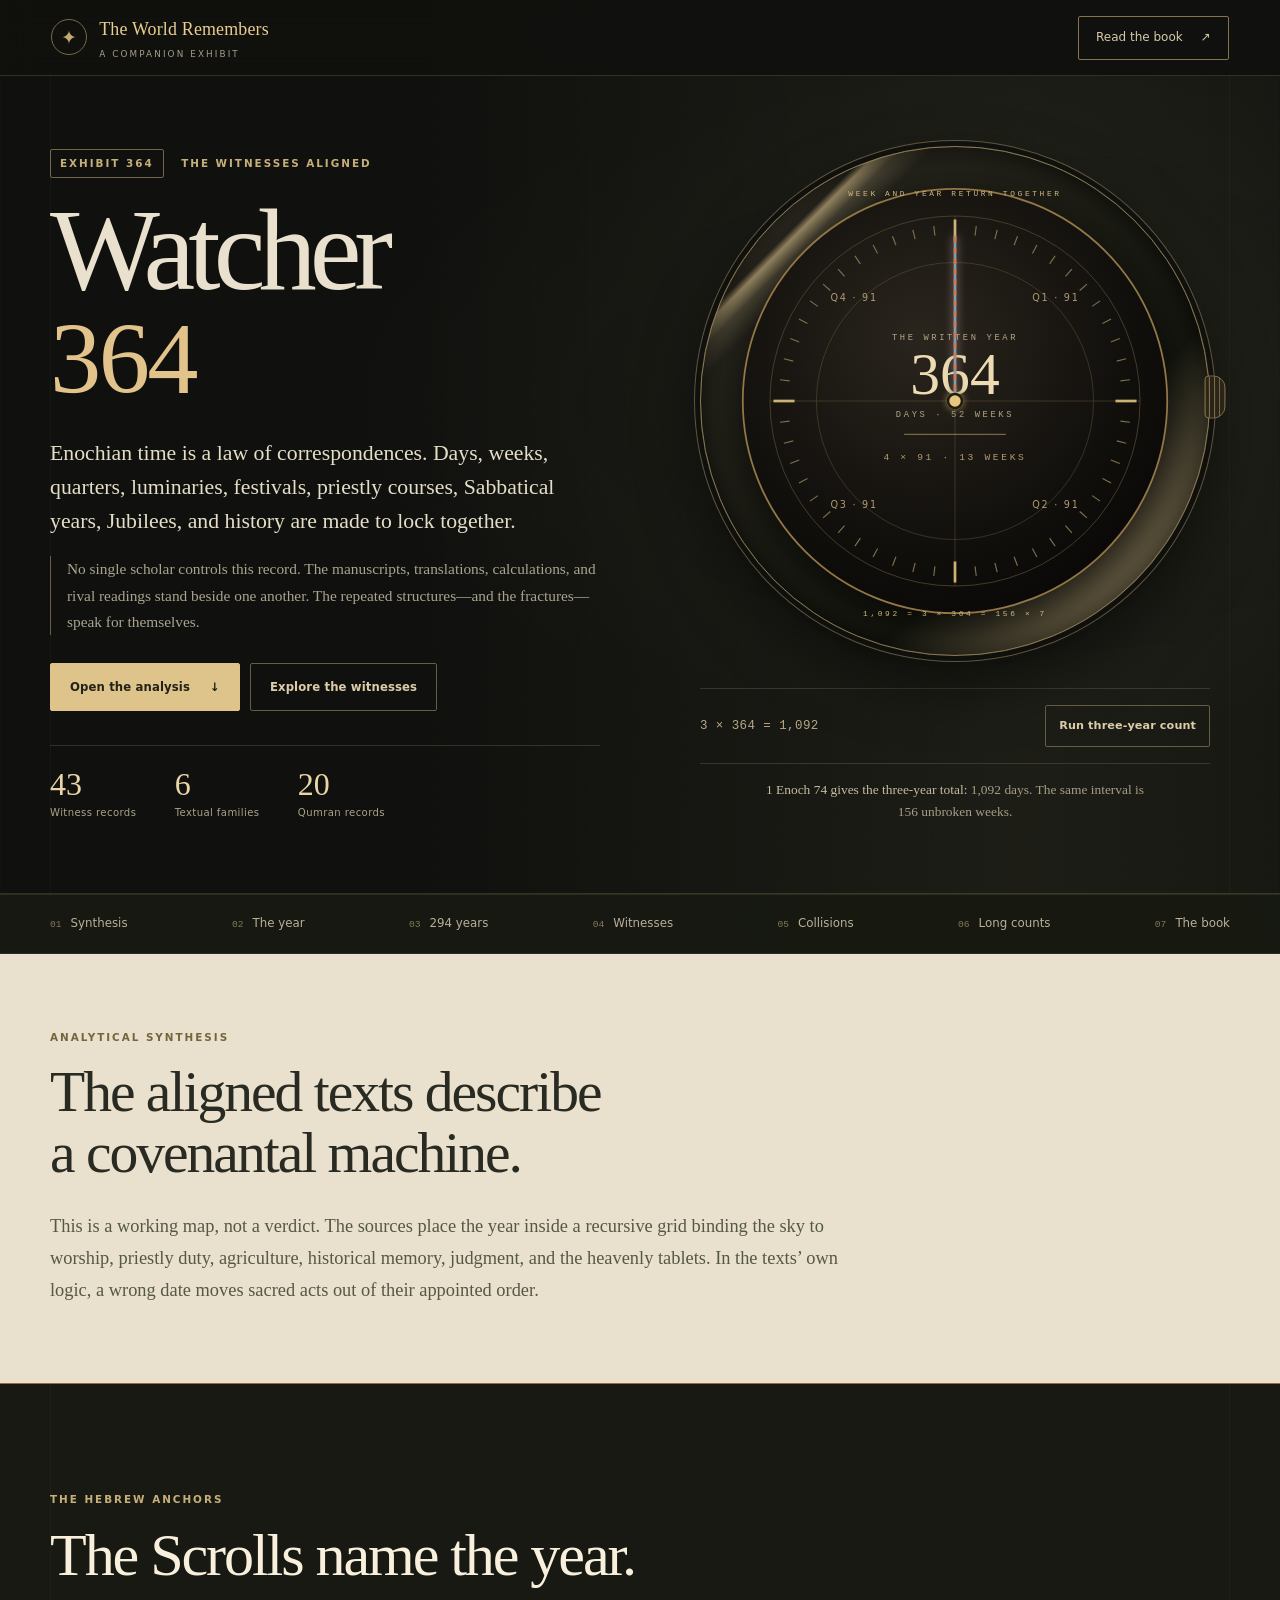
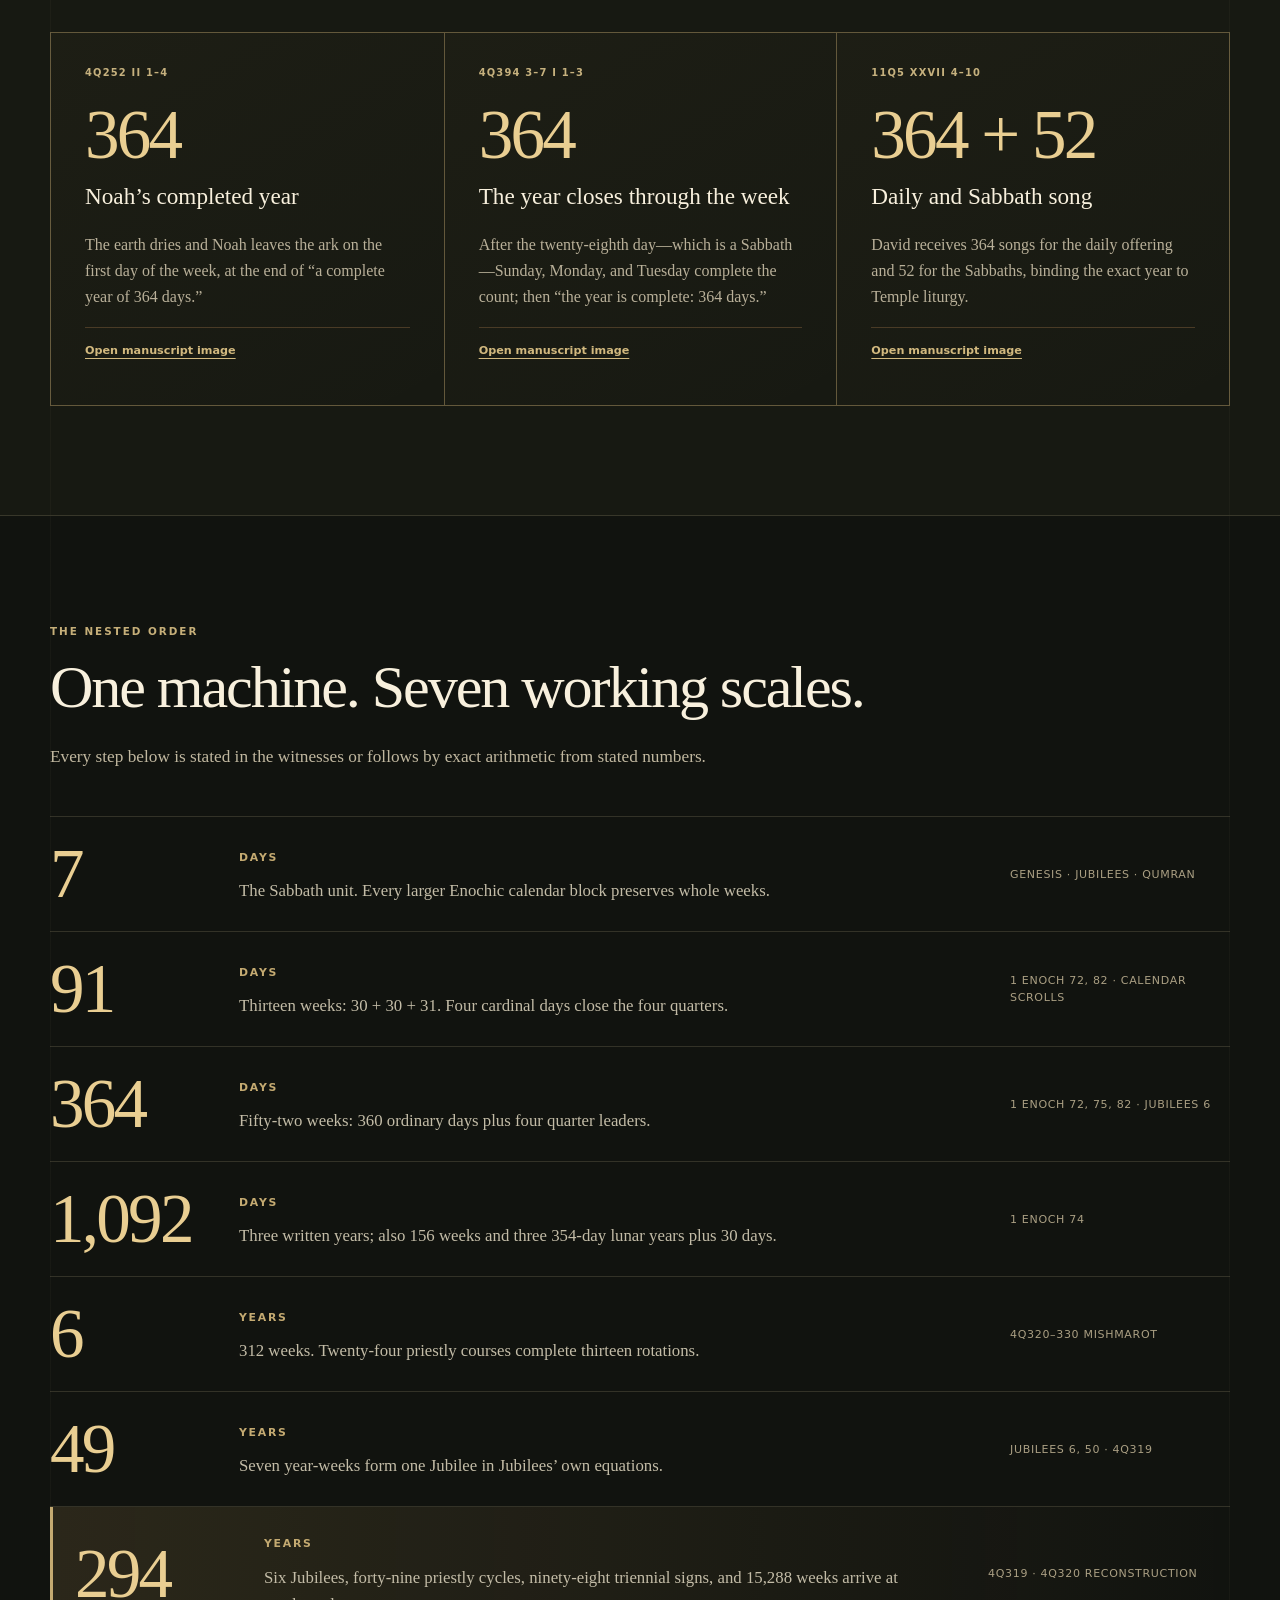
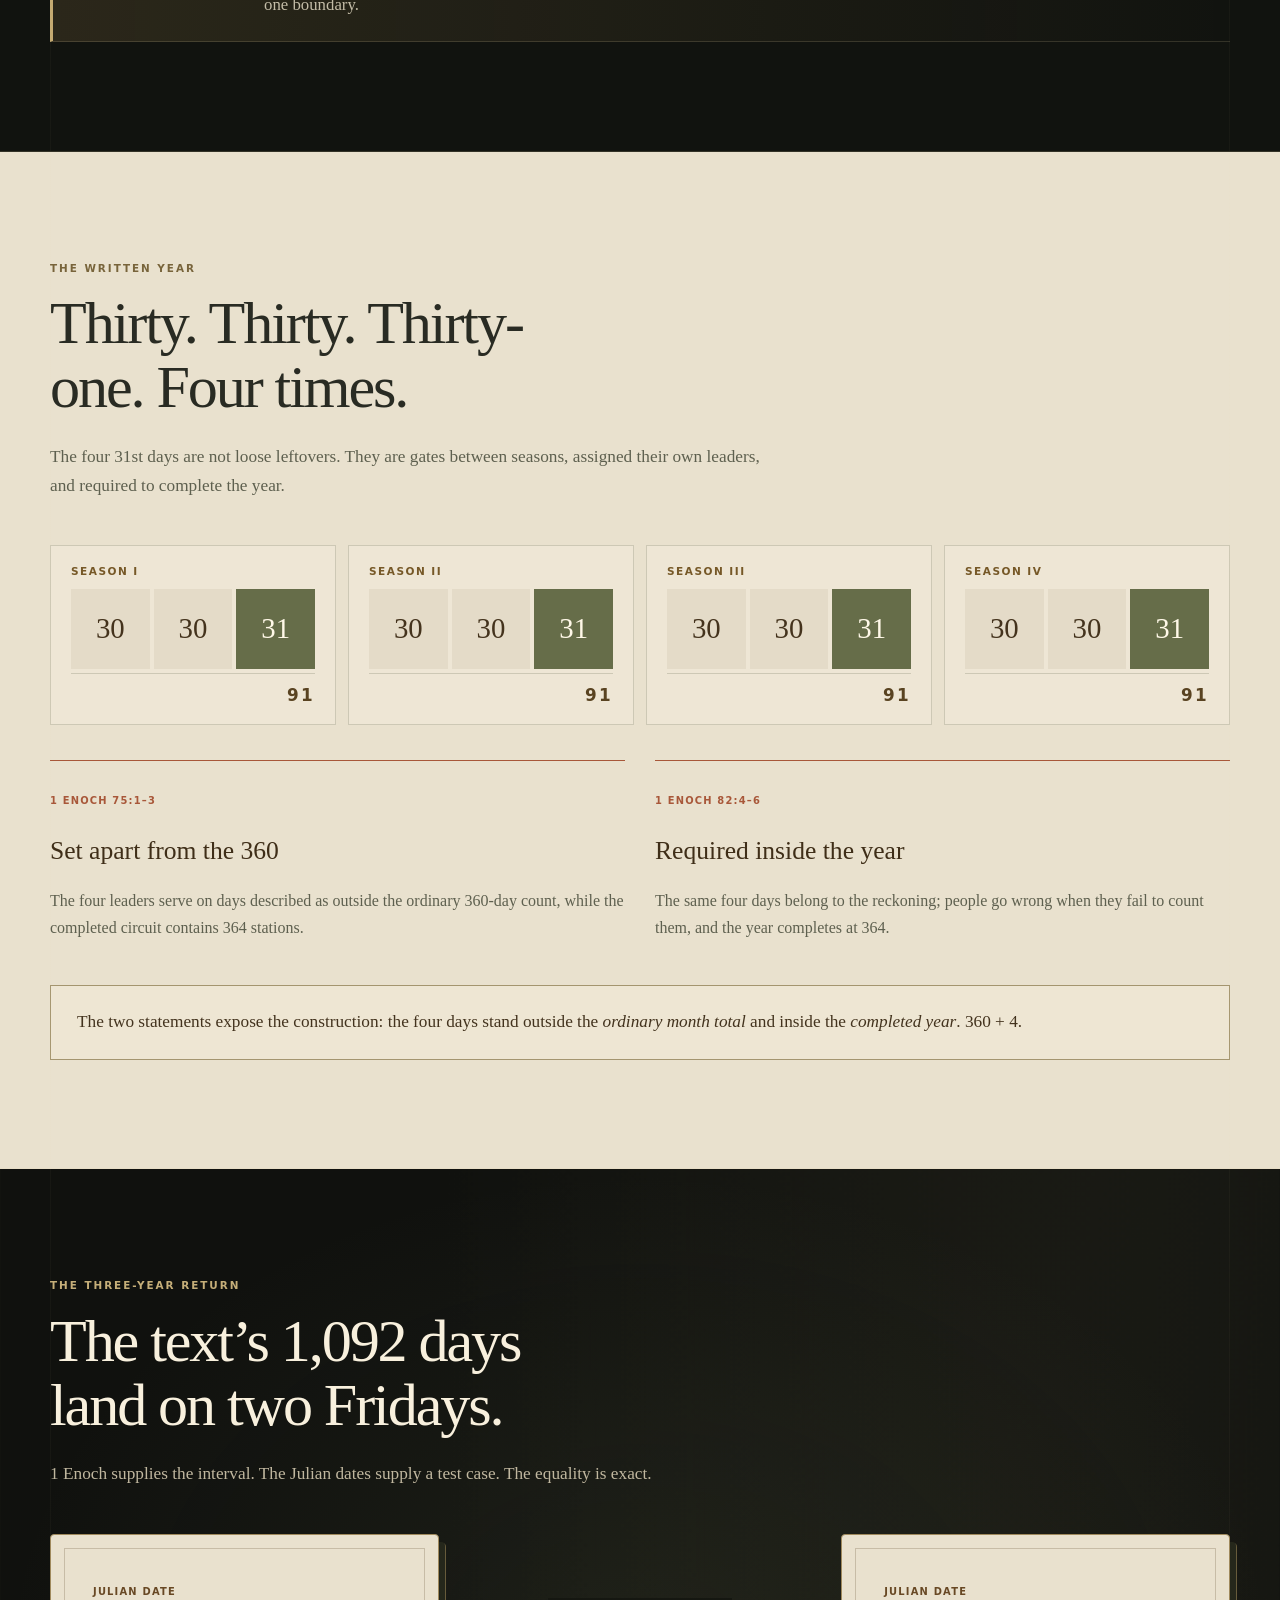
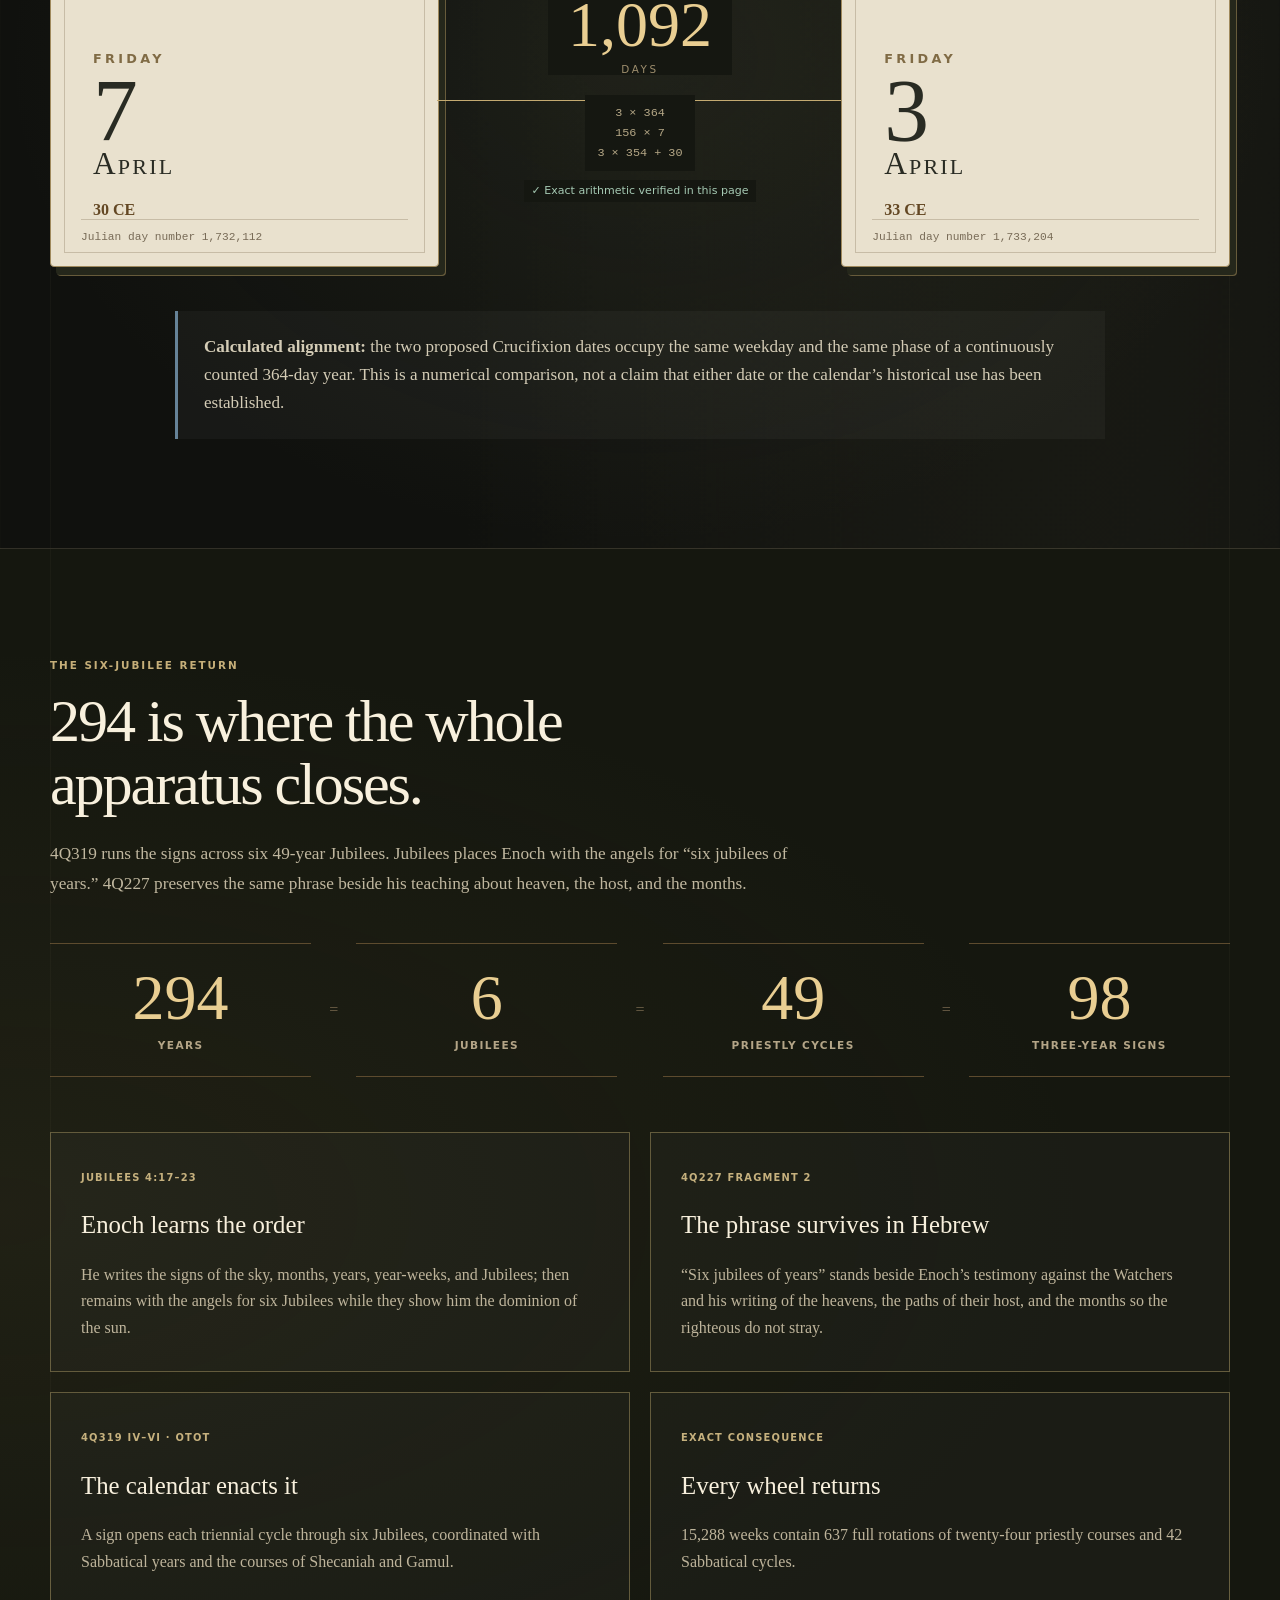
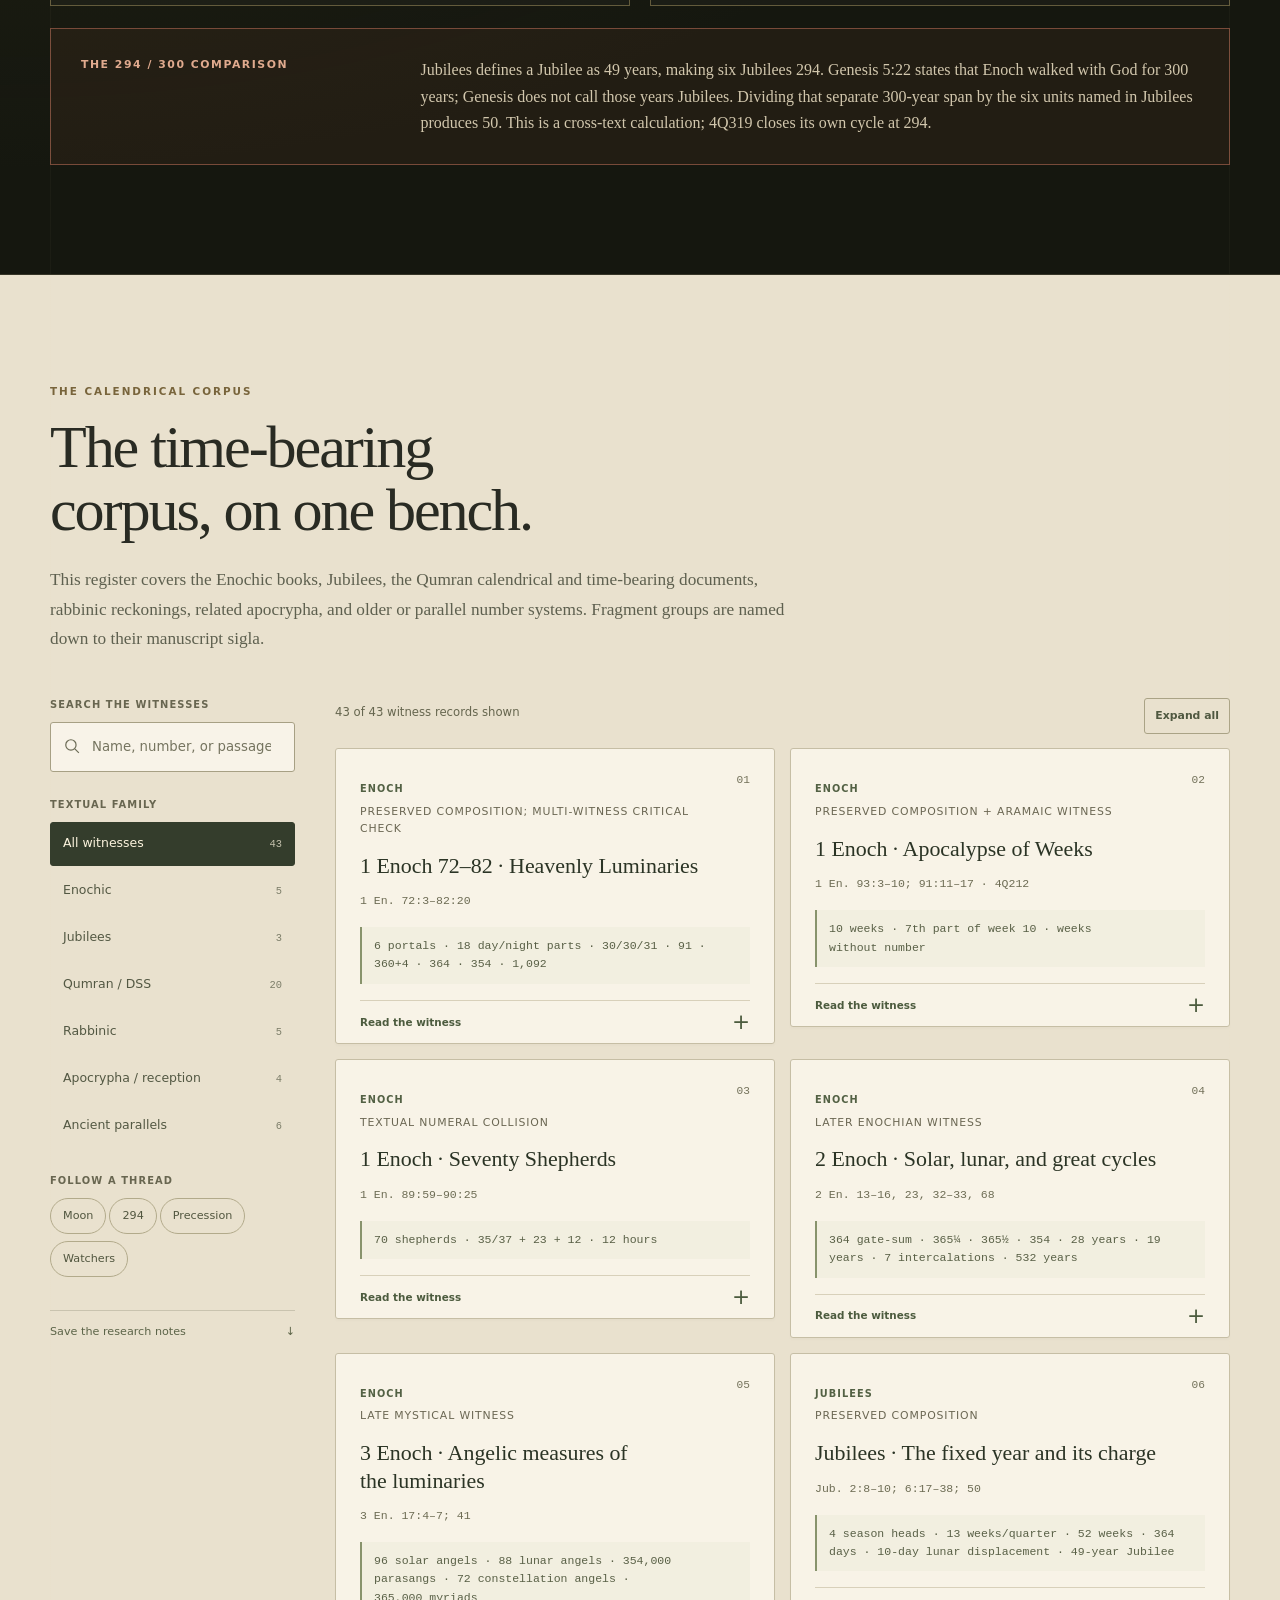
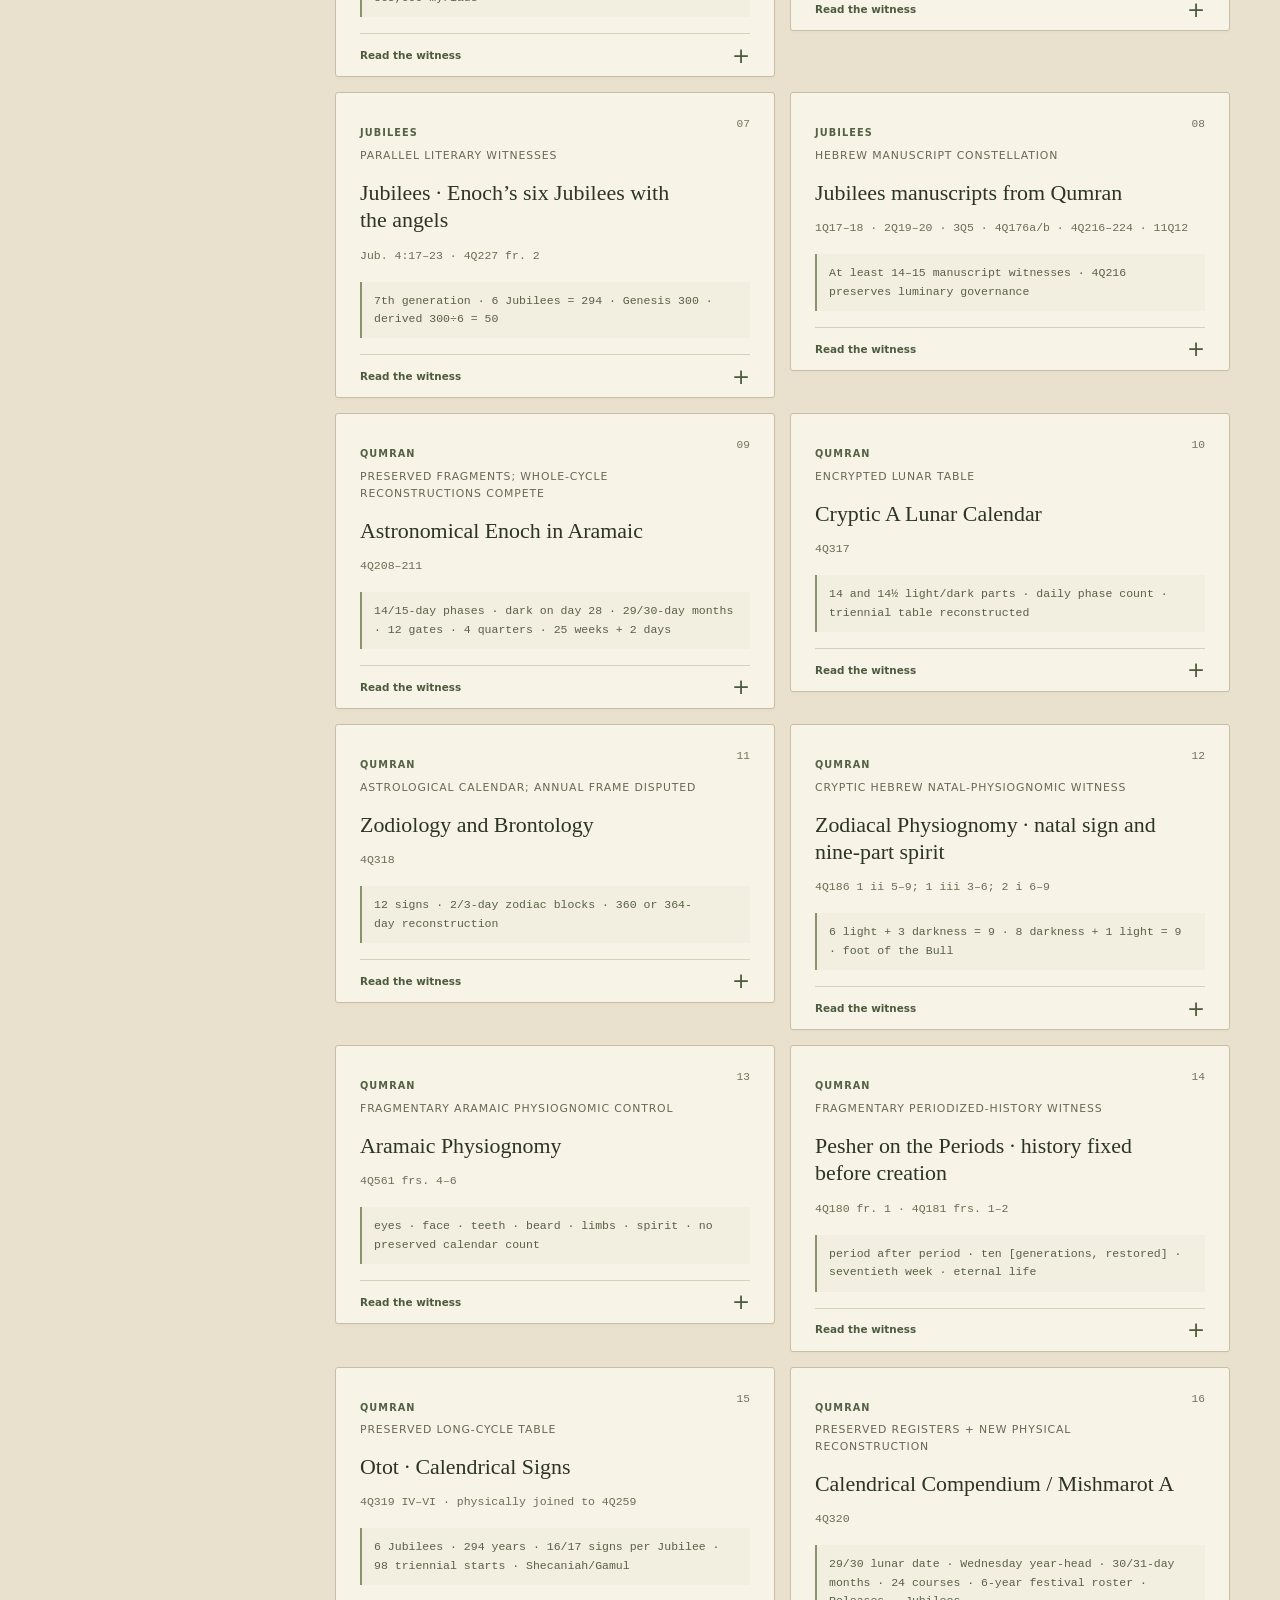
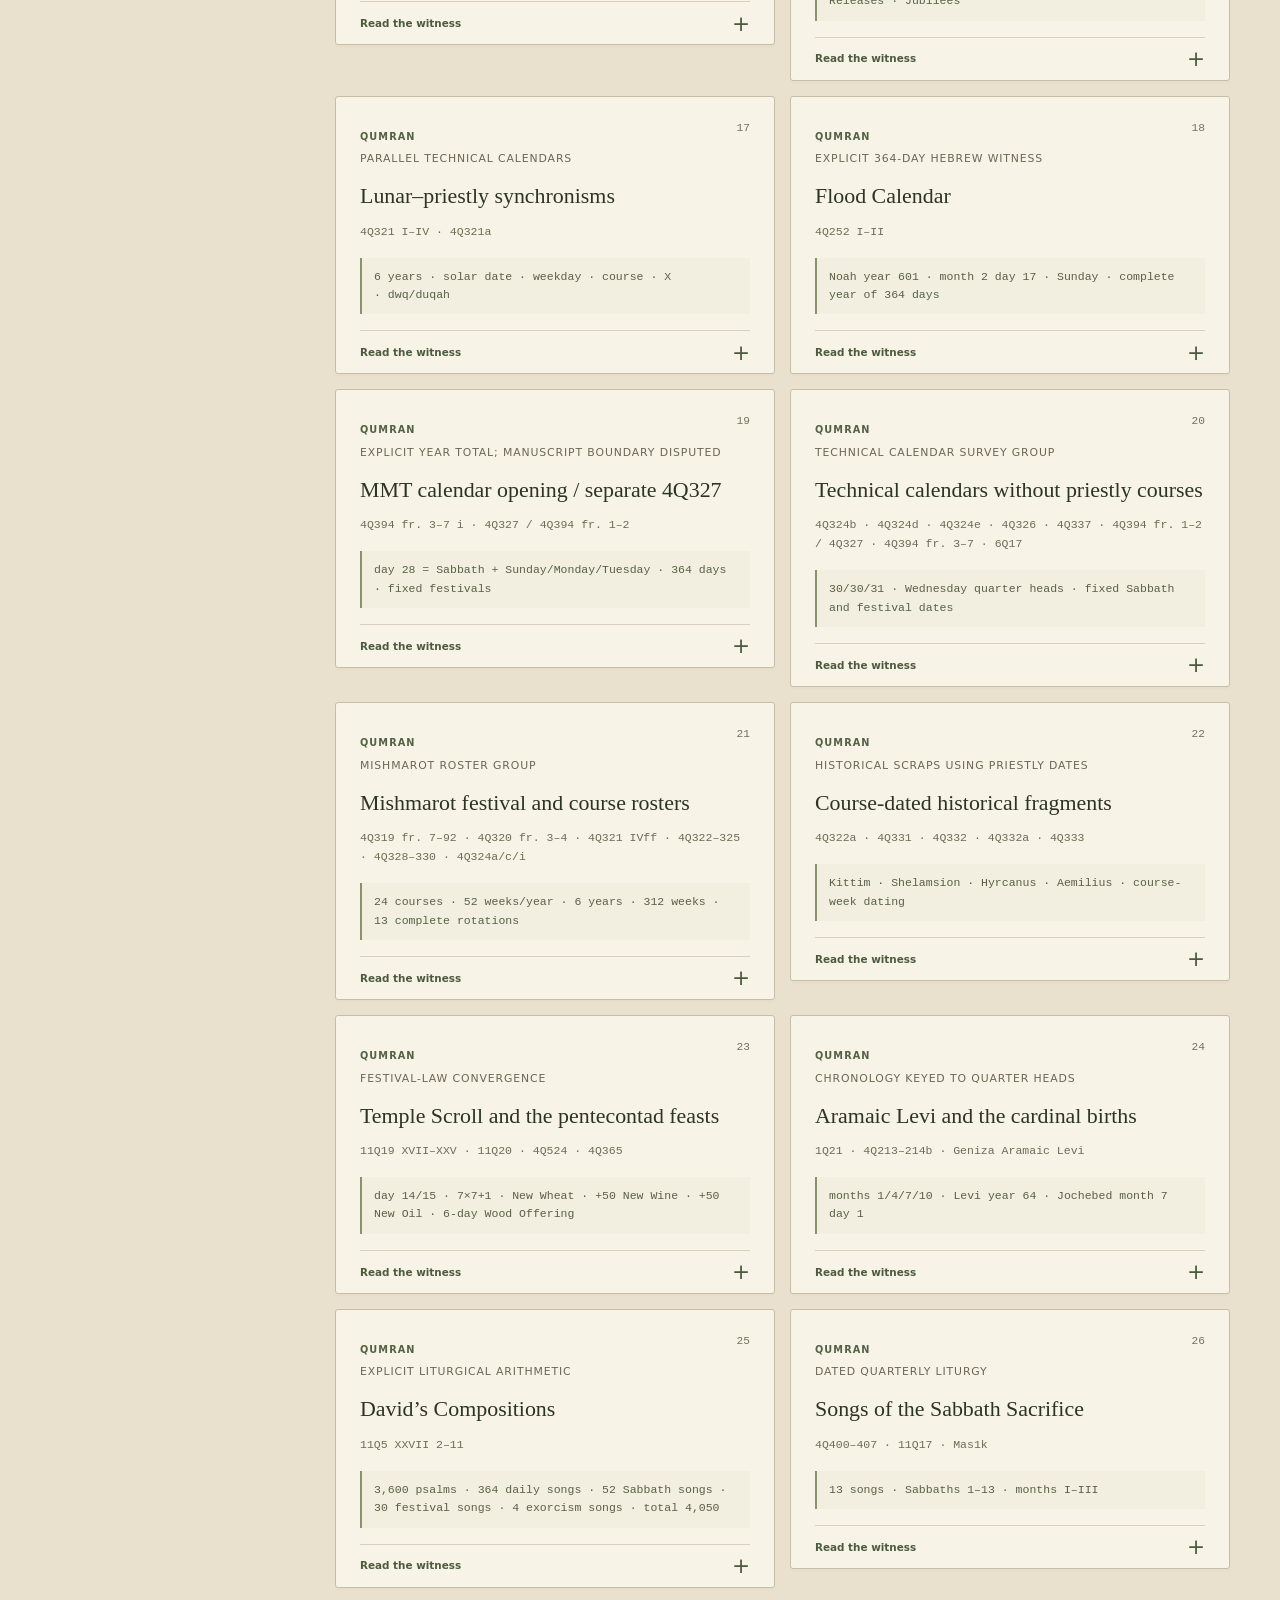
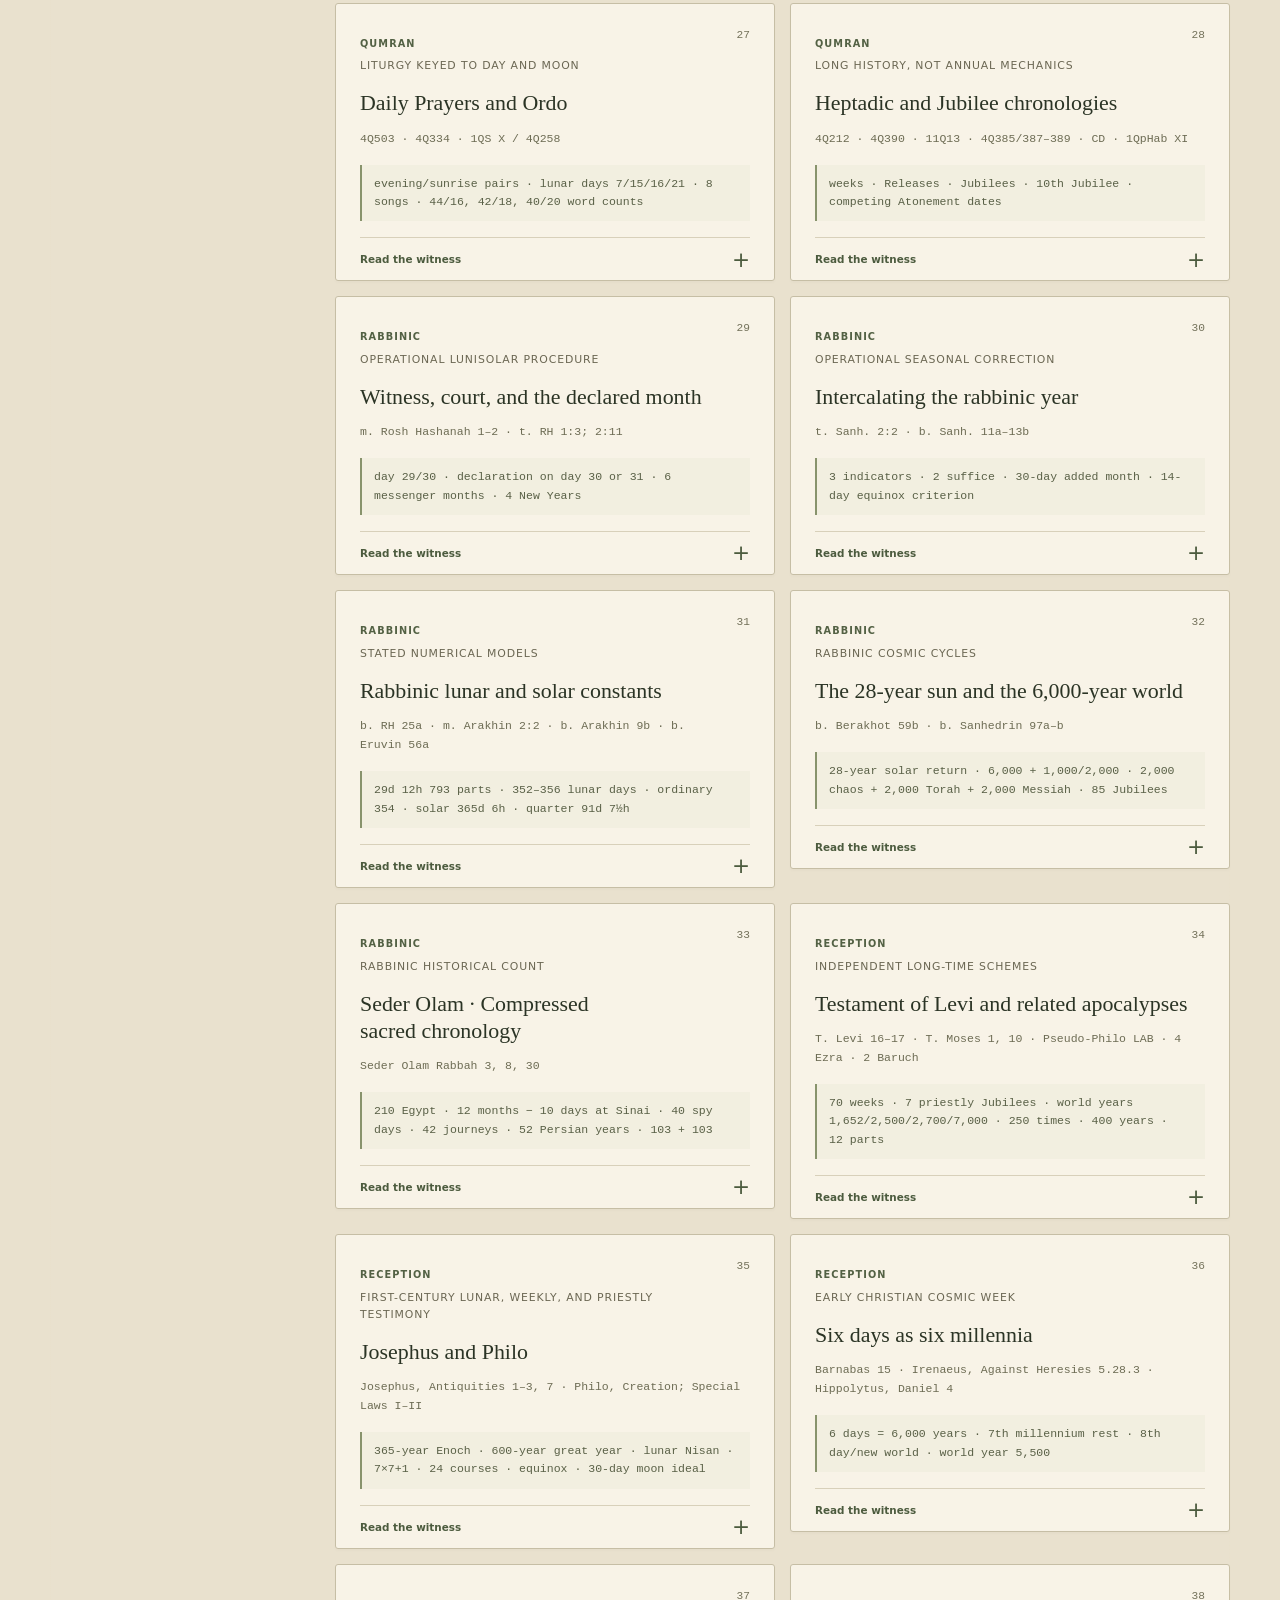
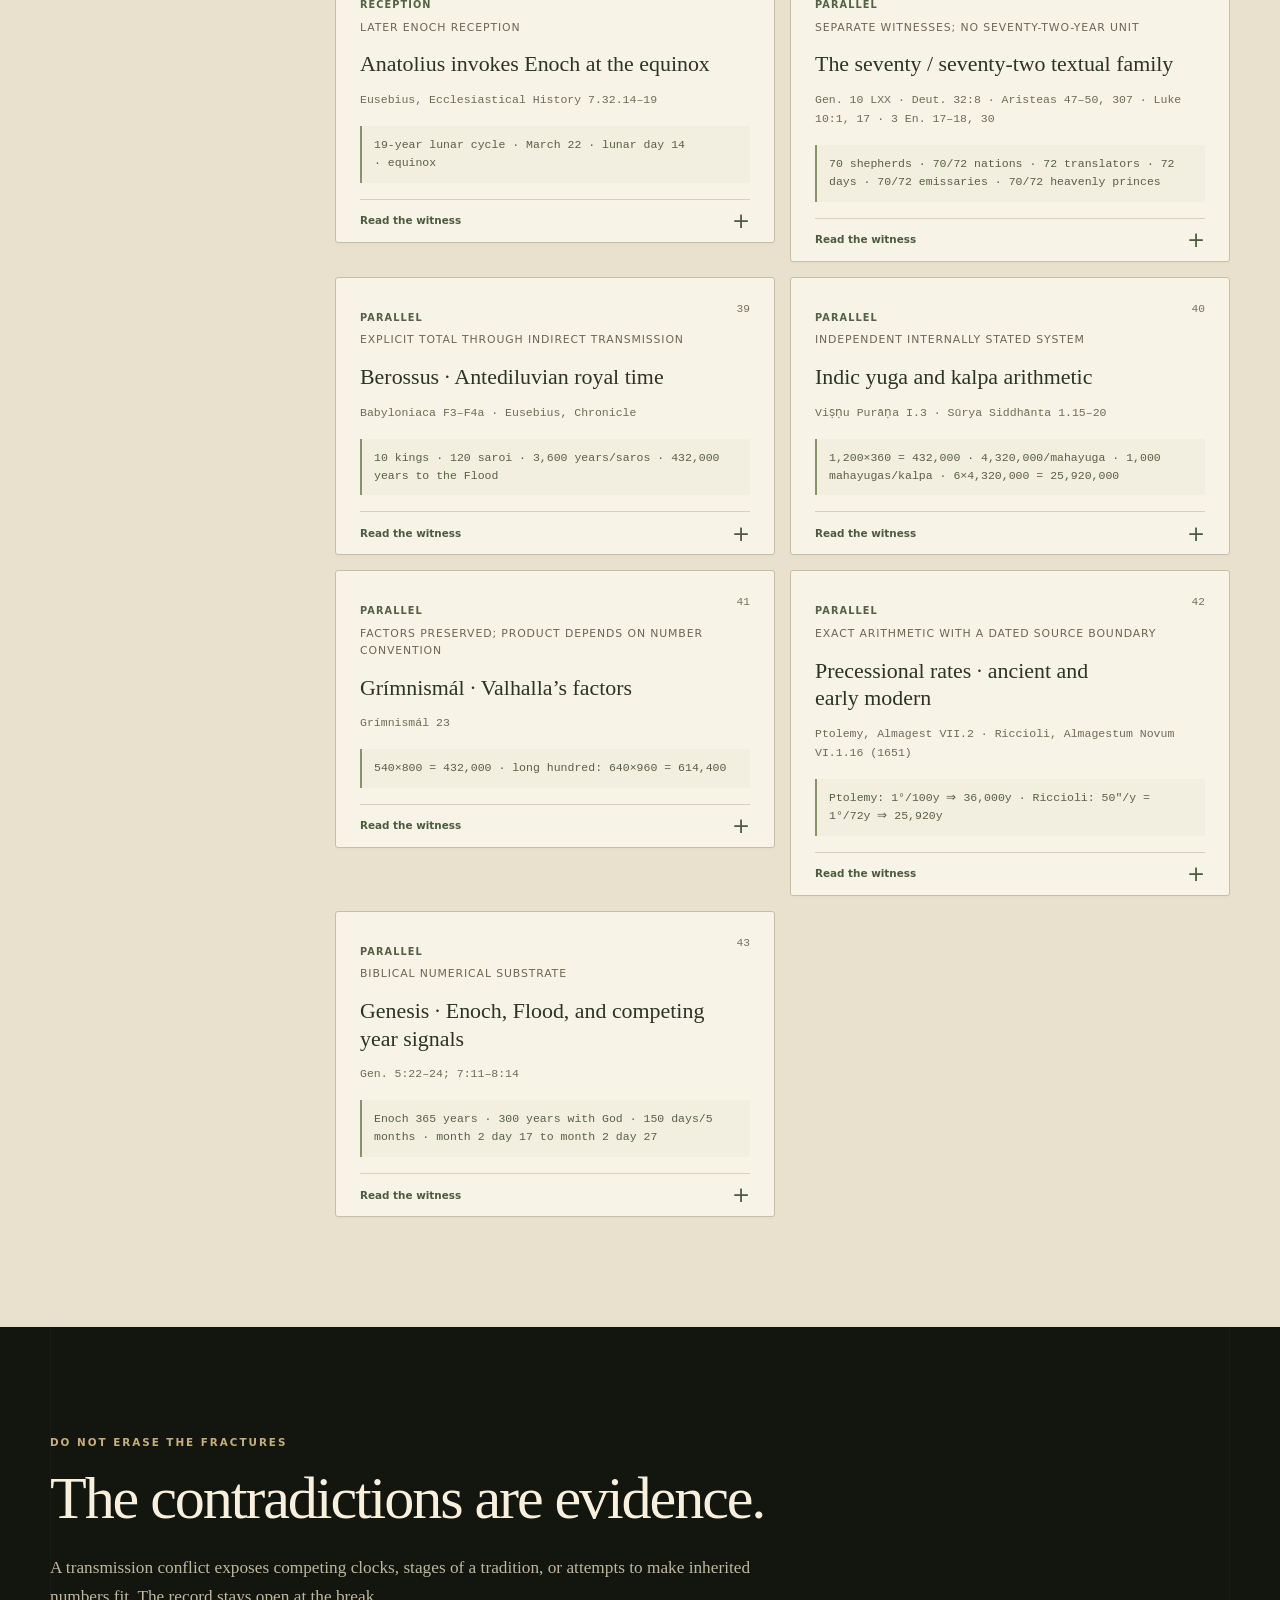
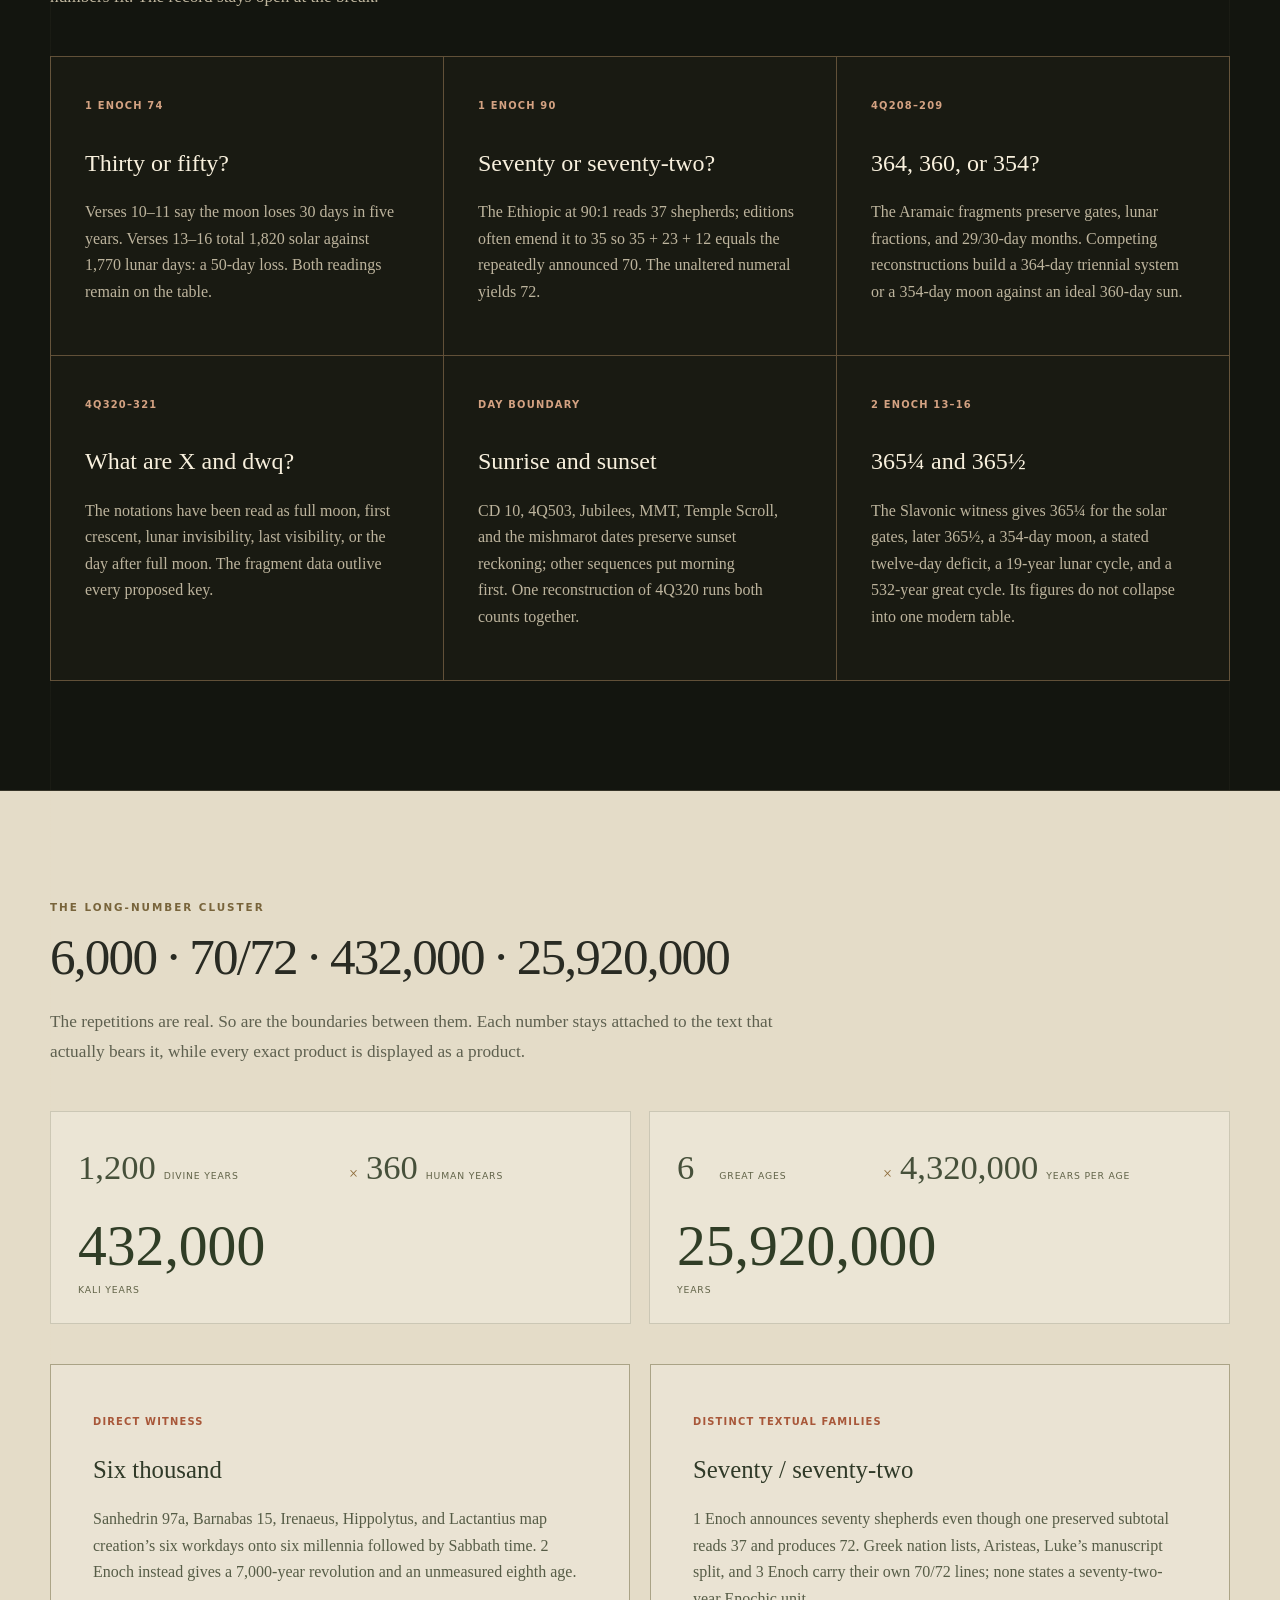
<file: download/watcher-364.html>
<!doctype html>
<html lang="en">
<head>
  <meta charset="utf-8">
  <meta name="viewport" content="width=device-width, initial-scale=1">
  <meta name="theme-color" content="#15110a">
  <meta name="description" content="Watcher 364: a source-by-source concordance of Enochian time across 1 Enoch, Jubilees, the Dead Sea Scrolls, rabbinic texts, apocrypha, and ancient parallels.">
  <title>Watcher 364 — Enochian Time Concordance</title>
  <link rel="icon" type="image/svg+xml" href="data:image/svg+xml,%3Csvg xmlns='http://www.w3.org/2000/svg' viewBox='0 0 32 32'%3E%3Crect width='32' height='32' fill='%2315110a'/%3E%3Ctext x='16' y='22' font-family='serif' font-size='20' fill='%23d9af52' text-anchor='middle'%3E%E2%9C%A6%3C/text%3E%3C/svg%3E">
  <link rel="canonical" href="https://ancient-memory.pages.dev/watcher-364/">
  <style data-embedded-source="styles.css">
:root {
  --night: #0d0b08;
  --night-2: #17130e;
  --night-3: #211a11;
  --paper: #eadfc3;
  --paper-hi: #f6ecd5;
  --ink: #251d13;
  --ink-soft: #68583f;
  --gold: #c7a35d;
  --gold-hi: #efd99f;
  --rust: #a85739;
  --sage: #718067;
  --blue: #668398;
  --line-dark: rgba(235, 214, 164, .18);
  --line-paper: rgba(74, 53, 25, .22);
  --shadow: 0 24px 70px rgba(0, 0, 0, .32);
}

* { box-sizing: border-box; }
html { scroll-behavior: smooth; scroll-padding-top: 80px; background: var(--night); }
body {
  margin: 0;
  color: var(--paper);
  background:
    radial-gradient(circle at 78% 9%, rgba(167, 124, 59, .13), transparent 28rem),
    repeating-linear-gradient(90deg, transparent 0 59px, rgba(255,255,255,.012) 60px),
    var(--night);
  font-family: Georgia, "Times New Roman", serif;
  line-height: 1.55;
}
button, input { font: inherit; }
a { color: inherit; }
.skip-link { position: fixed; z-index: 100; top: 8px; left: 8px; padding: 10px 14px; background: var(--paper-hi); color: var(--ink); transform: translateY(-140%); }
.skip-link:focus { transform: translateY(0); }
:focus-visible { outline: 3px solid #f3c866; outline-offset: 4px; }

.site-bar {
  position: sticky; z-index: 50; top: 0; min-height: 58px; display: flex; align-items: center;
  gap: 20px; padding: 8px clamp(16px, 4vw, 60px); background: rgba(13, 11, 8, .93);
  border-bottom: 1px solid var(--line-dark); backdrop-filter: blur(14px);
}
.brand { display: inline-flex; align-items: center; gap: 10px; color: var(--gold-hi); text-decoration: none; font-weight: 700; letter-spacing: .025em; white-space: nowrap; }
.brand-mark { display: grid; place-items: center; width: 29px; aspect-ratio: 1; border: 1px solid var(--gold); border-radius: 50%; color: var(--gold); }
.site-bar nav { margin-left: auto; display: flex; align-items: center; gap: clamp(8px, 2vw, 26px); font: 650 .7rem/1.2 system-ui, sans-serif; letter-spacing: .07em; text-transform: uppercase; }
.site-bar nav a { color: #c7b995; text-decoration: none; }
.site-bar nav a:hover { color: var(--gold-hi); }
.site-bar .book-link { padding: 9px 12px; border: 1px solid rgba(199,163,93,.48); border-radius: 3px; }

main { overflow: clip; }
.ruled-section { position: relative; padding: clamp(74px, 10vw, 140px) max(24px, calc((100vw - 1180px)/2)); border-bottom: 1px solid var(--line-dark); }
.ruled-section::before { content: ""; position: absolute; inset: 0; pointer-events: none; background: linear-gradient(90deg, transparent calc(50% - 590px), rgba(235,214,164,.055) calc(50% - 590px), rgba(235,214,164,.055) calc(50% - 589px), transparent calc(50% - 589px), transparent calc(50% + 589px), rgba(235,214,164,.055) calc(50% + 589px), rgba(235,214,164,.055) calc(50% + 590px), transparent calc(50% + 590px)); }
.kicker { margin: 0 0 16px; color: var(--gold); font: 650 .72rem/1.4 system-ui, sans-serif; letter-spacing: .22em; text-transform: uppercase; }
.kicker span { display: inline-block; margin-right: 14px; padding: 5px 8px; border: 1px solid currentColor; border-radius: 2px; }
h1, h2, h3, p { text-wrap: pretty; }
h1, h2, h3 { text-wrap: balance; }
h1 { margin: 0; font-size: clamp(4.1rem, 10.8vw, 9.2rem); font-weight: 400; line-height: .82; letter-spacing: -.055em; }
h1 em { display: block; color: var(--gold-hi); font-size: .67em; font-weight: 400; letter-spacing: .02em; }
h2 { margin: 0; color: var(--paper-hi); font-size: clamp(2.2rem, 5.5vw, 5rem); font-weight: 400; line-height: 1; letter-spacing: -.025em; }
h3 { margin: 0; font-size: 1.25rem; font-weight: 400; }
.section-head { max-width: 880px; margin-bottom: clamp(42px, 7vw, 78px); }
.section-head.narrow { max-width: 720px; }
.section-head > p:last-child { max-width: 760px; color: #bdb093; font-size: 1.08rem; }
.siglum { display: inline-block; color: var(--rust); font: 750 .62rem/1.2 system-ui, sans-serif; letter-spacing: .12em; text-transform: uppercase; }
.siglum.dark { color: #684824; }

.hero {
  min-height: calc(100svh - 58px); display: grid; grid-template-columns: minmax(0, .94fr) minmax(420px, 1.06fr);
  align-items: center; gap: clamp(40px, 7vw, 100px); padding-top: clamp(70px, 7vw, 110px);
  background: linear-gradient(112deg, rgba(18,15,10,.45), transparent 60%);
}
.hero-lede { max-width: 660px; margin: 34px 0 18px; color: var(--paper-hi); font-size: clamp(1.2rem, 2.1vw, 1.7rem); line-height: 1.4; }
.method-statement { max-width: 670px; padding-left: 18px; color: #b7aa8c; border-left: 2px solid var(--gold); font-size: 1rem; }
.hero-actions { display: flex; flex-wrap: wrap; gap: 12px; margin-top: 30px; }
.button { min-height: 45px; padding: 12px 17px; border: 1px solid var(--gold); border-radius: 3px; text-decoration: none; font: 700 .72rem/1.3 system-ui, sans-serif; letter-spacing: .08em; text-transform: uppercase; cursor: pointer; }
.button.primary { color: var(--night); background: var(--gold-hi); border-color: var(--gold-hi); }
.button.ghost { color: var(--gold-hi); background: transparent; }
.button:hover { filter: brightness(1.12); }

.instrument { position: relative; width: min(100%, 610px); margin: 0 auto; }
.watch-case { position: relative; padding: clamp(22px, 4vw, 38px); border: 1px solid #78633d; border-radius: 50%; background: linear-gradient(135deg, #655944, #1b1812 19%, #aa9367 21%, #272219 26%, #0d0b08 72%, #8f7950 94%); box-shadow: 0 0 0 7px #0b0907, 0 0 0 9px #4b402e, var(--shadow), inset 0 0 30px #000; }
.watch-case::before, .watch-case::after { content: ""; position: absolute; z-index: -1; top: 21%; bottom: 21%; width: 14%; border: 1px solid #56482f; background: repeating-linear-gradient(0deg, #211c14 0 8px, #413723 9px 10px); }
.watch-case::before { left: -8%; border-radius: 25px 0 0 25px; }
.watch-case::after { right: -8%; border-radius: 0 25px 25px 0; }
.watch-crown { position: absolute; z-index: 2; right: -2.4%; top: 47%; width: 30px; height: 55px; border: 1px solid #8f7951; border-radius: 4px 12px 12px 4px; background: repeating-linear-gradient(90deg, #2e271c 0 3px, #8a754c 4px 5px); transform: translate(50%,-50%); }
.dial { display: block; width: 100%; filter: drop-shadow(0 10px 18px rgba(0,0,0,.65)); }
.quarter-lines { fill: none; stroke: #776341; stroke-width: 1; opacity: .45; }
.quarter-labels { fill: #917b53; font: 11px system-ui, sans-serif; letter-spacing: 2px; text-anchor: middle; }
.dial-center { text-anchor: middle; }
.dial-center line { stroke: #9f875a; stroke-width: 1; }
.dial-kicker, .dial-unit, .dial-small, .candidate-labels { font-family: ui-monospace, SFMono-Regular, Menlo, monospace; letter-spacing: 3px; text-anchor: middle; }
.dial-kicker, .dial-unit { fill: #8f8064; font-size: 10px; }
.dial-number { fill: #eddbb3; font: 68px Georgia, serif; }
.dial-small { fill: #b19a6d; font-size: 11px; }
.candidate-labels { fill: #b59c69; font-size: 9px; }
.candidate-hands .hand { stroke-width: 3; transform-origin: 260px 260px; transition: transform 1.5s cubic-bezier(.2,.9,.22,1); }
.hand-30 { stroke: #78a1b6; }.hand-33 { stroke: #ce7957; stroke-dasharray: 7 5; }
.candidate-hands circle { fill: #e5c77e; stroke: #221b10; stroke-width: 3; }
.instrument.running .hand-30 { transform: rotate(-1080deg); }
.instrument.running .hand-33 { transform: rotate(0deg); }
.instrument figcaption { max-width: 470px; margin: 26px auto 0; color: #a99b7e; font-size: .92rem; text-align: center; }

.thesis-band { padding: clamp(55px, 8vw, 90px) max(24px, calc((100vw - 1180px)/2)); color: var(--ink); background: var(--paper); border-bottom: 1px solid #8b7043; }
.thesis-band h2 { max-width: 950px; color: var(--ink); font-size: clamp(2.4rem, 5.2vw, 5rem); }
.thesis-band > p:last-child { max-width: 900px; margin: 27px 0 0; color: #53452f; font-size: clamp(1.08rem, 1.8vw, 1.35rem); }

.anchor-strip { background: #17130e; }
.anchor-grid { display: grid; grid-template-columns: repeat(3, 1fr); gap: 12px; }
.anchor-grid article { display: flex; flex-direction: column; min-height: 390px; padding: clamp(25px, 3.5vw, 40px); border: 1px solid #5e4a2d; background: linear-gradient(150deg, rgba(199,163,93,.08), rgba(255,255,255,.015)); }
.anchor-grid strong { display: block; margin: 28px 0 13px; color: var(--gold-hi); font-size: clamp(3rem, 6vw, 5.8rem); font-weight: 400; line-height: .85; letter-spacing: -.04em; }
.anchor-grid h3 { color: var(--paper-hi); font-size: 1.45rem; }
.anchor-grid p { color: #ab9e83; }
.anchor-grid a { margin-top: auto; padding-top: 20px; color: var(--gold); border-top: 1px solid #4a3b26; font: 700 .7rem/1.3 system-ui, sans-serif; text-underline-offset: 4px; }

.ladder { background: #11100d; }
.cycle-ladder { margin: 0; padding: 0; list-style: none; border-top: 1px solid var(--line-dark); }
.cycle-ladder li { display: grid; grid-template-columns: minmax(105px, .25fr) 1.15fr .65fr; align-items: center; gap: clamp(18px, 4vw, 60px); min-height: 130px; padding: 22px 0; border-bottom: 1px solid var(--line-dark); }
.cycle-number { color: var(--gold-hi); font-size: clamp(2.9rem, 6vw, 5.5rem); line-height: .8; letter-spacing: -.04em; }
.cycle-ladder b { color: var(--gold); font: 750 .68rem/1 system-ui, sans-serif; letter-spacing: .16em; text-transform: uppercase; }
.cycle-ladder p { margin: 8px 0 0; color: #c4b698; font-size: 1.05rem; }
.cycle-ladder small { color: #8f8269; font: .76rem/1.55 system-ui, sans-serif; text-transform: uppercase; letter-spacing: .06em; }
.cycle-ladder .grand { margin-inline: -22px; padding-inline: 22px; background: linear-gradient(90deg, rgba(199,163,93,.14), transparent); border-left: 3px solid var(--gold); }

.engine { color: var(--ink); background: linear-gradient(#eadfc3, #ded0ad); }
.engine h2 { color: var(--ink); }
.engine .section-head > p:last-child { color: var(--ink-soft); }
.year-grid { display: grid; grid-template-columns: repeat(4, 1fr); gap: 7px; margin: 0 0 35px; }
.quarter-block { display: grid; grid-template-columns: repeat(3, 1fr); gap: 4px; padding: 18px; border: 1px solid var(--line-paper); background: rgba(255,255,255,.25); }
.quarter-block span { grid-column: 1/-1; margin-bottom: 8px; color: #765827; font: 750 .66rem/1 system-ui, sans-serif; letter-spacing: .14em; text-transform: uppercase; }
.quarter-block i { display: grid; place-items: center; min-height: 78px; color: #44331d; background: rgba(99,75,38,.07); font-size: 1.5rem; font-style: normal; }
.quarter-block .gate { color: #fff8e8; background: #886b3a; }
.quarter-block strong { grid-column: 1/-1; padding-top: 10px; color: #594321; border-top: 1px solid var(--line-paper); font: 750 .68rem/1 system-ui, sans-serif; letter-spacing: .14em; text-align: right; }
.witness-pair { display: grid; grid-template-columns: 1fr 1fr; gap: 12px; }
.witness-pair article { padding: clamp(25px, 4vw, 42px); border-top: 3px solid var(--rust); background: rgba(255,255,255,.22); }
.witness-pair h3 { margin-top: 18px; color: #3f2e18; font-size: 1.6rem; }
.witness-pair p { color: var(--ink-soft); }
.declaration { margin: 24px 0 0; padding: 20px 24px; color: #43331e; border: 1px solid #9c7b45; font-size: 1.08rem; }

.convergence { background: radial-gradient(circle at 50% 48%, rgba(102,131,152,.1), transparent 38rem); }
.date-bridge { display: grid; grid-template-columns: 1fr minmax(250px, .85fr) 1fr; align-items: stretch; gap: clamp(18px, 3vw, 36px); }
.date-card { position: relative; min-height: 330px; padding: clamp(25px, 4vw, 42px); overflow: hidden; border: 1px solid #9f895c; border-radius: 4px; color: var(--ink); background: linear-gradient(145deg, rgba(255,255,255,.55), transparent 30%), var(--paper); box-shadow: 9px 12px 0 #1c1710, 10px 13px 0 #59482e; }
.date-card::after { content: ""; position: absolute; inset: 13px; border: 1px solid rgba(79,57,25,.22); pointer-events: none; }
.date-day { margin: 50px 0 0; color: #806b45; font: 700 .8rem/1 system-ui, sans-serif; letter-spacing: .26em; text-transform: uppercase; }
.date-big { margin: 5px 0 0; color: var(--ink); font-size: clamp(4rem, 7vw, 6.4rem); line-height: .88; }
.date-big span { display: block; font-size: .35em; font-variant: small-caps; letter-spacing: .07em; }
.date-year { margin: 20px 0 0; color: #634723; font-weight: 700; }
.jdn { position: absolute; z-index: 1; right: 30px; bottom: 21px; left: 30px; margin: 0; padding-top: 10px; border-top: 1px solid rgba(79,57,25,.22); color: #786b57; font: .7rem/1.3 ui-monospace, monospace; }
.bridge-core { position: relative; display: flex; flex-direction: column; justify-content: center; align-items: center; text-align: center; }
.bridge-line { position: absolute; top: 50%; right: -38px; left: -38px; height: 1px; background: var(--gold); }
.bridge-number, .bridge-equals, .bridge-status { position: relative; z-index: 1; background: var(--night); }
.bridge-number { margin: 0; padding: 0 20px; color: var(--gold-hi); font-size: clamp(2.8rem, 5vw, 4.6rem); line-height: .85; }
.bridge-number span { display: block; margin-top: 12px; color: #9e8e6d; font: .65rem/1 system-ui,sans-serif; letter-spacing: .25em; text-transform: uppercase; }
.bridge-equals { margin: 20px 0 0; padding: 8px 12px; color: #b6a887; font: .74rem/1.7 ui-monospace, monospace; }
.bridge-status { margin: 9px 0 0; padding: 4px 8px; color: #7eae9c; font: .69rem/1.3 system-ui, sans-serif; }
.plain-result { max-width: 930px; margin: 44px auto 0; padding: 22px 26px; color: #d8c9aa; border-left: 3px solid var(--blue); background: rgba(255,255,255,.035); font-size: 1.07rem; }

.grand-return { background: linear-gradient(115deg, #211a11, #0e0c09 68%); }
.return-equation { display: grid; grid-template-columns: 1fr auto 1fr auto 1fr auto 1fr; align-items: center; gap: 18px; margin-bottom: 55px; text-align: center; }
.return-equation div { padding: 22px 10px; border-block: 1px solid #5d4b2e; }
.return-equation output { display: block; color: var(--gold-hi); font-size: clamp(2.8rem, 5vw, 5.4rem); line-height: 1; }
.return-equation span { color: #94866b; font: 700 .66rem/1.4 system-ui, sans-serif; letter-spacing: .13em; text-transform: uppercase; }
.return-equation > b { color: #6e6048; font-weight: 400; }
.return-grid, .long-grid { display: grid; grid-template-columns: 1fr 1fr; gap: 12px; }
.return-grid article, .long-grid article { padding: clamp(27px, 4vw, 42px); border: 1px solid #4c3d26; background: rgba(255,255,255,.025); }
.return-grid h3, .long-grid h3 { margin: 16px 0 9px; color: var(--paper-hi); font-size: 1.55rem; }
.return-grid p, .long-grid p { margin-bottom: 0; color: #ad9f84; }
.collision-callout { display: grid; grid-template-columns: .4fr 1fr; gap: 32px; margin-top: 12px; padding: 28px; border: 1px solid #784a39; background: rgba(168,87,57,.09); }
.collision-callout span { color: #d18464; font: 750 .68rem/1.4 system-ui, sans-serif; letter-spacing: .14em; }
.collision-callout p { margin: 0; color: #c5b497; }

.corpus { color: var(--ink); background: #e8dcc0; }
.corpus h2 { color: var(--ink); }
.corpus .section-head > p:last-child { color: var(--ink-soft); }
.corpus-controls { position: relative; z-index: 1; margin-bottom: 30px; padding: 22px; border: 1px solid var(--line-paper); background: rgba(255,255,255,.22); }
.filter-buttons { display: flex; flex-wrap: wrap; gap: 7px; margin-bottom: 20px; }
.filter-buttons button { min-height: 40px; padding: 9px 12px; color: #56452d; border: 1px solid #aa8d5d; background: transparent; cursor: pointer; font: 700 .68rem/1.2 system-ui,sans-serif; letter-spacing: .05em; }
.filter-buttons button.active { color: #fff7e4; background: #604922; border-color: #604922; }
.search-label { display: block; margin-bottom: 7px; color: #745b33; font: 750 .66rem/1 system-ui, sans-serif; letter-spacing: .11em; text-transform: uppercase; }
#corpusSearch { width: 100%; min-height: 48px; padding: 11px 14px; color: var(--ink); border: 1px solid #9b7d4d; border-radius: 0; background: #f4ead3; font-family: system-ui, sans-serif; }
.corpus-count { margin: 10px 0 0; color: #79684d; font: .75rem/1.3 system-ui, sans-serif; }
.corpus-grid { display: grid; grid-template-columns: 1fr 1fr; gap: 13px; }
.source-card { display: flex; flex-direction: column; min-width: 0; padding: clamp(23px, 3vw, 35px); border: 1px solid var(--line-paper); background: rgba(255,255,255,.29); box-shadow: inset 0 0 0 6px rgba(255,255,255,.1); }
.source-card header { margin-bottom: 18px; }
.family-mark, .source-status { display: inline-block; margin: 0 7px 9px 0; font: 750 .59rem/1.2 system-ui,sans-serif; letter-spacing: .08em; text-transform: uppercase; }
.family-mark { color: #fff8e9; padding: 5px 7px; background: #7b6239; }
.source-status { color: #7a5731; padding-bottom: 3px; border-bottom: 1px solid currentColor; }
.source-card h3 { color: #2c2113; font-size: 1.48rem; }
.source-sigla { margin: 8px 0 0; color: #7b6749; font: .74rem/1.45 ui-monospace, monospace; overflow-wrap: anywhere; }
.number-line { margin: 0 0 18px; padding: 12px 14px; color: #4e3c22; border-left: 3px solid #927340; background: rgba(112,85,42,.08); font: 700 .78rem/1.55 ui-monospace, monospace; }
.source-card dl { margin: 0; }
.source-card dl div { display: grid; grid-template-columns: minmax(96px, 112px) 1fr; gap: 13px; padding: 13px 0; border-top: 1px solid var(--line-paper); }
.source-card dt { color: #78603b; font: 750 .61rem/1.35 system-ui,sans-serif; letter-spacing: .09em; text-transform: uppercase; }
.source-card dd { margin: 0; color: #57472f; font-size: .94rem; }
.source-card .math-row { border-left: 2px solid #57725d; padding-left: 11px; }
.source-card .math-row dt { color: #3e6747; }
.source-card .collision-row { border-left: 2px solid var(--rust); padding-left: 11px; }
.source-card .collision-row dt { color: var(--rust); }
.source-card footer { display: flex; flex-wrap: wrap; gap: 8px 14px; margin-top: auto; padding-top: 20px; border-top: 1px solid var(--line-paper); }
.source-card footer a { color: #5c4320; font: 750 .68rem/1.3 system-ui, sans-serif; text-underline-offset: 3px; }
.empty-result, .no-script { grid-column: 1/-1; padding: 30px; border: 1px solid #9d7f50; color: #654f2d; }

.collisions { background: #12100d; }
.collision-grid { display: grid; grid-template-columns: repeat(3, 1fr); gap: 1px; background: #493824; border: 1px solid #493824; }
.collision-grid article { min-height: 270px; padding: clamp(24px, 3vw, 34px); background: #16120d; }
.collision-grid span { color: #cf7655; font: 750 .62rem/1.2 system-ui,sans-serif; letter-spacing: .12em; }
.collision-grid h3 { margin: 26px 0 10px; color: var(--paper-hi); font-size: 1.5rem; }
.collision-grid p { color: #a99b80; }

.long-count { background: linear-gradient(#e5d8ba, #d8c7a2); color: var(--ink); }
.long-count h2 { color: var(--ink); }
.long-count .section-head > p:last-child { color: var(--ink-soft); }
.long-equations { display: grid; grid-template-columns: 1fr 1fr; gap: 10px; margin-bottom: 40px; }
.long-equations > div { display: grid; grid-template-columns: auto 1fr auto auto 1fr; align-items: baseline; gap: 9px; padding: 25px; border: 1px solid var(--line-paper); background: rgba(255,255,255,.24); }
.long-equations b { color: #4c3519; font-size: clamp(1.8rem, 4vw, 3.5rem); font-weight: 400; }
.long-equations i { color: #8c6a38; font-style: normal; }
.long-equations strong { grid-column: 1/-1; margin-top: 13px; color: #2e2112; font-size: clamp(2.4rem, 5vw, 4.8rem); font-weight: 400; line-height: 1; }
.long-equations span { color: #746144; font: .66rem/1.2 system-ui,sans-serif; letter-spacing: .09em; text-transform: uppercase; }
.long-grid article { border-color: var(--line-paper); background: rgba(255,255,255,.2); }
.long-grid h3 { color: #362718; }.long-grid p { color: var(--ink-soft); }

.meaning { background: #0f0d0a; }
.meaning-list { max-width: 1000px; border-top: 1px solid var(--line-dark); }
.meaning-list article { display: grid; grid-template-columns: 70px 1fr; gap: 28px; padding: 30px 0; border-bottom: 1px solid var(--line-dark); }
.meaning-list article > b { color: var(--gold); font: 700 .68rem/1 system-ui, sans-serif; letter-spacing: .12em; }
.meaning-list h3 { color: var(--paper-hi); font-size: clamp(1.4rem, 2.7vw, 2.1rem); }
.meaning-list p { max-width: 740px; margin: 7px 0 0; color: #a99c81; }

.sources { background: #15120e; }
.source-list { max-width: 990px; margin: 0; padding: 0; list-style: none; border-top: 1px solid var(--line-dark); }
.source-list li { display: grid; grid-template-columns: 50px 1fr; gap: 22px; padding: 27px 0; border-bottom: 1px solid var(--line-dark); }
.source-list > li > span { padding-top: 7px; color: #73664e; font: .7rem/1 ui-monospace, monospace; }
.source-list h3 a { color: var(--paper-hi); text-decoration-color: #725d35; text-underline-offset: 5px; }
.source-list h3 a:hover { color: var(--gold-hi); }
.source-list p { max-width: 760px; margin: 8px 0 0; color: #968a73; }
.source-note { max-width: 940px; margin: 36px 0 0; padding: 18px 20px; border-left: 2px solid var(--gold); color: #b5a78a; background: rgba(255,255,255,.025); }

body > footer { display: flex; justify-content: space-between; gap: 30px; padding: 30px max(24px, calc((100vw - 1180px)/2)); color: #8f836d; background: #090806; font-size: .85rem; }
body > footer p { margin: 0; } body > footer span, body > footer a { color: var(--gold-hi); }

@media (max-width: 980px) {
  .site-bar nav a:not(.book-link) { display: none; }
  .hero { grid-template-columns: 1fr; }
  .instrument { width: min(86vw, 590px); }
  .cycle-ladder li { grid-template-columns: 110px 1fr; }
  .anchor-grid { grid-template-columns: 1fr; }
  .anchor-grid article { min-height: 0; }
  .cycle-ladder small { grid-column: 2; }
  .year-grid { grid-template-columns: 1fr 1fr; }
  .date-bridge { grid-template-columns: 1fr 1fr; }
  .bridge-core { grid-column: 1/-1; grid-row: 2; min-height: 170px; }
  .bridge-line { display: none; }
  .return-equation { grid-template-columns: 1fr auto 1fr; }
  .return-equation > :nth-child(n+4) { margin-top: 10px; }
  .collision-grid { grid-template-columns: 1fr 1fr; }
}

@media (max-width: 700px) {
  .site-bar { padding-inline: 12px; }
  .brand { font-size: .88rem; }
  .site-bar .book-link { padding: 8px; font-size: .63rem; }
  .ruled-section { padding-inline: 20px; }
  .hero { padding-top: 65px; }
  .instrument { width: 94%; }
  .watch-case { padding: 16px; }
  .watch-crown { display: none; }
  .cycle-ladder li { grid-template-columns: 82px 1fr; gap: 14px; }
  .cycle-ladder small { grid-column: 1/-1; padding-left: 96px; }
  .year-grid, .witness-pair, .date-bridge, .return-grid, .corpus-grid, .collision-grid, .long-equations, .long-grid { grid-template-columns: 1fr; }
  .bridge-core { grid-column: auto; grid-row: auto; }
  .return-equation { grid-template-columns: 1fr; gap: 5px; }
  .return-equation > b { transform: rotate(90deg); }
  .collision-callout { grid-template-columns: 1fr; gap: 10px; }
  .source-card dl div { grid-template-columns: 1fr; gap: 4px; }
  .long-equations > div { grid-template-columns: auto 1fr; }
  .long-equations i { display: none; }
  .meaning-list article { grid-template-columns: 38px 1fr; gap: 13px; }
  body > footer { display: block; }
  body > footer p + p { margin-top: 8px; }
}

@media (prefers-reduced-motion: reduce) {
  html { scroll-behavior: auto; }
  .candidate-hands .hand { transition: none; }
}

/* The companion edition: quiet metal, warm paper, and a legible record. */
:root {
  --night: #10110e;
  --night-2: #191b15;
  --paper: #e9e1ce;
  --paper-hi: #f8f0dd;
  --ink: #292b23;
  --ink-soft: #5e604f;
  --gold: #c4aa71;
  --gold-hi: #e9ce92;
  --line-dark: rgba(218, 201, 158, .17);
  --line-paper: rgba(67, 68, 47, .19);
}
html { scroll-padding-top: 146px; }
body { background: radial-gradient(ellipse at 80% 5%, #30302366, transparent 38rem), var(--night); line-height: 1.65; -webkit-font-smoothing: antialiased; }
::selection { background: #baa470; color: #10110e; }
button, a, summary { -webkit-tap-highlight-color: transparent; }
a, button { touch-action: manipulation; }
button, .button, a { transition: color .18s, background-color .18s, border-color .18s, box-shadow .18s; }
[hidden] { display: none !important; }
.site-bar { height: 76px; padding: 12px clamp(20px, 4vw, 64px); background: #10110eef; }
.brand { font-weight: 400; font-size: 1.12rem; letter-spacing: .01em; gap: 12px; }
.brand-mark { width: 36px; font-size: 1.2rem; border-color: #786b47; }
.brand small { display: block; margin-top: 4px; color: #a59e88; font: 500 .55rem/1.3 system-ui, sans-serif; letter-spacing: .24em; }
.header-actions { margin-left: auto; display: flex; align-items: center; gap: 26px; }
.header-actions a { min-height: 44px; display: inline-flex; align-items: center; gap: 18px; color: #d6c9ab; font: 500 .75rem/1.3 system-ui, sans-serif; text-decoration: none; }
.header-actions a:hover { color: var(--paper-hi); }
.header-actions .book-link { border: 1px solid #84734c; padding: 12px 17px; border-radius: 2px; }
.ruled-section { padding-block: clamp(76px, 8.5vw, 120px); }
.ruled-section::before { opacity: .6; }
.kicker { font-size: .65rem; letter-spacing: .19em; color: #c6af79; }
.kicker span { border-color: #716547; padding: 6px 9px; margin-right: 12px; }
h2 { font-size: clamp(2.3rem, 4.7vw, 4.25rem); line-height: 1.06; letter-spacing: -.035em; }
.section-head { margin-bottom: 45px; max-width: 850px; }
.section-head > p:last-child { margin-top: 23px; max-width: 740px; color: #c0b79f; font-size: 1.08rem; line-height: 1.7; }
.hero { min-height: 760px; grid-template-columns: minmax(0, 1fr) minmax(0, 1fr); gap: 80px; padding-top: 70px; padding-bottom: 70px; background: radial-gradient(ellipse at 80% 40%, #74705212, transparent 48%); }
h1 { font-size: clamp(5.5rem, 9.1vw, 8.6rem); line-height: .96; letter-spacing: -.06em; }
h1 em { margin-top: 4px; font-size: .88em; font-style: normal; letter-spacing: -.025em; color: #e2c38b; }
.hero-lede { margin-top: 29px; font-size: clamp(1.2rem, 1.7vw, 1.4rem); line-height: 1.55; color: #e5ddc8; }
.method-statement { border-left: 1px solid #665b3e; padding-left: 16px; font-size: .96rem; line-height: 1.7; color: #aaa48f; }
.hero-actions { gap: 10px; margin-top: 28px; }
.button { display: inline-flex; align-items: center; justify-content: center; gap: 20px; padding: 14px 19px; min-height: 48px; font: 600 .73rem/1.2 system-ui, sans-serif; text-transform: none; letter-spacing: .01em; border-radius: 2px; }
.button.primary { background: #dec38a; border-color: #dec38a; color: #212318; }
.button.primary:hover { background: #f3dba5; filter: none; }
.button.ghost { border-color: #675d42; color: #dccdaa; }
.button.ghost:hover { background: #c4aa7110; border-color: #c4aa71; filter: none; }
.hero-stats { display: flex; gap: clamp(20px, 3vw, 44px); margin: 34px 0 0; padding-top: 22px; border-top: 1px solid var(--line-dark); }
.hero-stats div { display: flex; flex-direction: column-reverse; }
.hero-stats dt { margin-top: 6px; color: #aba28b; font: 500 .63rem/1.4 system-ui, sans-serif; letter-spacing: .04em; }
.hero-stats dd { margin: 0; color: #ead5a6; font: 2rem/1 Georgia, serif; font-variant-numeric: lining-nums tabular-nums; }
.instrument { width: 100%; max-width: 510px; }
.watch-case { padding: 26px; background: linear-gradient(135deg, #817354, #26251d 17%, #9a8963 18%, #464132 20%, #24231b 23%, #15160f 67%, #74684c 87%, #343227 92%, #9f8b5c); border-color: #8e7c52; box-shadow: 0 0 0 5px #10110e, 0 0 0 6px #5e553c, 0 28px 60px #0008, inset 0 0 25px #000a; }
.watch-case::before, .watch-case::after { display: none; }
.watch-crown { width: 21px; height: 43px; right: -1%; top: 37%; opacity: .85; }
.dial-kicker, .dial-unit { fill: #b3a486; }
.quarter-labels { fill: #b09b71; }
.candidate-labels { fill: #cfb780; }
.instrument-control { display: flex; align-items: center; justify-content: space-between; gap: 16px; margin: 32px auto 0; padding: 16px 0; border-block: 1px solid var(--line-dark); }
.instrument-control > span { color: #b7a784; font: .78rem/1.2 ui-monospace, monospace; letter-spacing: .035em; }
.instrument-control .button { min-height: 42px; padding: 10px 13px; font-size: .7rem; }
.instrument figcaption { margin-top: 15px; color: #a79e88; font-size: .84rem; max-width: 400px; }
.instrument figcaption strong { color: #c7bca0; font-weight: 400; }
.chapter-nav { position: sticky; z-index: 45; top: 76px; display: flex; justify-content: space-between; gap: 15px; padding: 0 max(24px, calc((100vw - 1180px)/2)); background: #171912f5; border-block: 1px solid #5f583650; backdrop-filter: blur(16px); }
.chapter-nav > a { position: relative; min-height: 58px; display: flex; align-items: center; gap: 9px; color: #b9b09a; white-space: nowrap; text-decoration: none; font: 500 .74rem/1 system-ui, sans-serif; }
.chapter-nav > a span { color: #857a5a; font: .6rem/1 ui-monospace, monospace; }
.chapter-nav > a:hover, .chapter-nav > a[aria-current] { color: #f2deb0; }
.chapter-nav > a[aria-current]::after { content: ''; position: absolute; bottom: 0; left: 0; right: 0; height: 2px; background: var(--gold-hi); }
.mobile-section-label, #sectionSelect { display: none; }
.standalone-save { margin-top: 28px; }
.reading-progress { position: absolute; left: 0; right: 0; bottom: -2px; height: 2px; pointer-events: none; }
.reading-progress i { display: block; width: 100%; height: 100%; background: #e6c987; transform: scaleX(0); transform-origin: left; }
.thesis-band { position: relative; padding-block: 76px; background: #e9e1ce; }
.thesis-band .kicker, .engine .kicker, .corpus .kicker, .long-count .kicker { color: #78643b; }
.thesis-band h2 { max-width: 920px; font-size: clamp(2.4rem, 4.5vw, 4.1rem); }
.thesis-band > p:last-child { max-width: 830px; color: #565846; font-size: 1.15rem; line-height: 1.75; }
.anchor-strip { background: #171912; }
.anchor-grid { gap: 0; border: 1px solid #63583b; }
.anchor-grid article { min-height: 360px; border: 0; padding: 34px; background: linear-gradient(150deg, #c7a35d09, transparent); }
.anchor-grid article + article { border-left: 1px solid #63583b; }
.anchor-grid strong { font-size: clamp(3rem, 5.4vw, 5rem); margin-top: 27px; }
.anchor-grid p { color: #b9b099; }
.anchor-grid .siglum, .return-grid .siglum { color: #c6b17e; }
.anchor-grid a { min-height: 44px; padding-block: 16px 3px; color: #d2b97f; text-decoration-thickness: 1px; }
.ladder { background: #11130f; }
.cycle-ladder li { min-height: 115px; grid-template-columns: 155px minmax(0, 1fr) 220px; gap: 34px; }
.cycle-number { font-size: clamp(3rem, 5.4vw, 4.5rem); font-variant-numeric: lining-nums tabular-nums; }
.cycle-ladder p { color: #c3bca7; }
.cycle-ladder small { color: #aa9f83; font-size: .69rem; }
.cycle-ladder .grand { margin-inline: 0; padding-inline: 22px; }
.engine { background: #e9e1ce; }
.year-grid { gap: 12px; }
.quarter-block { padding: 20px; background: #fffaf133; }
.quarter-block i { min-height: 80px; font-size: 1.8rem; }
.quarter-block .gate { background: #666d49; }
.quarter-block strong { font-size: 1.05rem; padding-top: 13px; }
.witness-pair { gap: 30px; }
.witness-pair article { padding: 25px 0 10px; border-top-width: 1px; background: none; }
.declaration { margin-top: 18px; padding: 22px 26px; background: #fff8e535; border-color: #a4956f; }
.convergence { background: radial-gradient(ellipse at 50% 50%, #6c745323, transparent 70%); }
.date-card { background: #e9e1ce; box-shadow: 6px 8px 0 #25271b, 7px 9px 0 #675b3b; }
.bridge-number, .bridge-equals, .bridge-status { background: #151711; }
.bridge-status { color: #a5c9b3; }
.plain-result { color: #d4ccb6; }
.grand-return { background: radial-gradient(ellipse at 0 50%, #5b523029, transparent 60%), #15170f; }
.return-equation span { display: block; margin-top: 8px; color: #b4a587; line-height: 1.5; }
.return-grid, .long-grid { gap: 20px; }
.return-grid article { border-color: #635b3c; padding: 30px; }
.return-grid p { color: #beb49b; }
.collision-callout { gap: 28px; padding: 28px 30px; margin-top: 22px; }
.collision-callout p { color: #d2c7ad; }
.collision-callout span { color: #e0aa8e; }
.corpus { background: #e9e1ce; }
.corpus-workspace { display: grid; grid-template-columns: 250px minmax(0, 1fr); align-items: start; gap: 35px; }
.corpus-controls { position: sticky; top: 159px; max-height: calc(100dvh - 176px); overflow-y: auto; scrollbar-width: thin; scrollbar-color: #a8a184 transparent; padding: 0 5px 0 0; margin: 0; border: 0; background: none; }
.search-label, .filter-label { font: 650 .62rem/1.4 system-ui, sans-serif; letter-spacing: .11em; text-transform: uppercase; color: #686650; }
.search-label { margin-bottom: 10px; }
.search-field { position: relative; }
.search-field svg { width: 19px; height: 19px; position: absolute; left: 13px; top: 15px; stroke: #6b6b55; stroke-width: 1.5; fill: none; pointer-events: none; }
#corpusSearch { padding: 13px 10px 13px 41px; min-height: 49px; font-size: .83rem; border: 1px solid #a7a084; background: #f8f3e8; border-radius: 3px; }
#corpusSearch::placeholder { color: #75745f; opacity: 1; }
#corpusSearch:focus-visible { outline: 2px solid #6b724e; outline-offset: 3px; }
.filter-label { margin: 26px 0 10px; }
.filter-buttons { display: flex; flex-direction: column; gap: 3px; margin: 0; }
.filter-buttons button { display: flex; justify-content: space-between; align-items: center; min-height: 44px; padding: 11px 12px; border: 1px solid transparent; border-radius: 3px; text-align: left; color: #535843; font: 500 .78rem/1.35 system-ui, sans-serif; letter-spacing: 0; }
.filter-buttons button:hover { background: #646c4c12; }
.filter-buttons button.active { background: #343d2c; border-color: #343d2c; color: #fbf3dd; }
.filter-count { font: .65rem/1 ui-monospace, monospace; opacity: .72; }
.quick-search button { min-height: 36px; padding: 7px 12px; margin: 0 3px 7px 0; border: 1px solid #b2aa8b; border-radius: 20px; color: #51563f; background: transparent; font: .7rem/1.3 system-ui, sans-serif; cursor: pointer; }
.quick-search button:hover { background: #faf4e6; border-color: #5d684a; }
.matrix-link { display: flex; align-items: center; justify-content: space-between; margin-top: 26px; min-height: 44px; border-top: 1px solid var(--line-paper); color: #5c6448; text-decoration: none; font: 500 .7rem/1.4 system-ui, sans-serif; }
.matrix-link:hover { color: #20291a; text-decoration: underline; }
.corpus-results { min-width: 0; }
.results-bar { min-height: 38px; display: flex; justify-content: space-between; align-items: start; gap: 15px; margin-bottom: 12px; }
.corpus-count { margin: 7px 0 0; font-size: .73rem; color: #66664f; }
.results-bar > div { display: flex; gap: 8px; flex-shrink: 0; }
.results-bar button { min-height: 36px; padding: 7px 10px; border: 1px solid #aaa386; border-radius: 3px; color: #4f5840; background: transparent; font: 600 .68rem/1.3 system-ui, sans-serif; cursor: pointer; }
.results-bar button:hover { background: #f8f3e8; }
.results-bar button:disabled { opacity: .5; cursor: default; }
.corpus-grid { grid-template-columns: repeat(2, minmax(0, 1fr)); align-items: start; gap: 15px; }
.source-card { display: block; padding: 0; background: #f8f3e7; border: 1px solid #c6bea5; border-radius: 3px; box-shadow: 0 2px 3px #40382305; scroll-margin-top: 153px; }
.source-card:hover { border-color: #8d9276; }
.source-card[open] { border-color: #737d5b; box-shadow: 0 5px 15px #4038230a; }
.source-card summary { position: relative; list-style: none; padding: 25px 24px 0; cursor: pointer; }
.source-card summary::-webkit-details-marker { display: none; }
.source-card summary:focus-visible { outline: 2px solid #53623e; outline-offset: 3px; }
.record-index { position: absolute; right: 24px; top: 24px; color: #74725b; font: .7rem/1.3 ui-monospace, monospace; }
.record-meta { display: block; padding-right: 27px; }
.family-mark { background: none; padding: 0; color: #536144; font-size: .61rem; letter-spacing: .11em; margin-bottom: 9px; }
.source-status { display: block; color: #6b6753; margin: 0 0 14px; padding: 0; border: 0; font-weight: 500; font-size: .68rem; line-height: 1.55; }
.source-card h3 { font-size: 1.37rem; color: #2b3425; line-height: 1.25; text-wrap: pretty; }
.source-sigla { font-size: .72rem; line-height: 1.65; margin-top: 12px; color: #6d6c54; }
.number-line { color: #596046; font: 500 .72rem/1.6 ui-monospace, monospace; background: #6b76400a; margin: 17px 0 16px; padding: 10px 12px; border-left: 2px solid #88936c; }
.record-toggle { min-height: 43px; display: flex; justify-content: space-between; align-items: center; gap: 14px; color: #4c5b3e; border-top: 1px solid #d8d0ba; font: 600 .65rem/1.2 system-ui, sans-serif; }
.record-toggle i { font: 400 1.35rem/1 system-ui, sans-serif; font-style: normal; }
.source-card[open] .record-toggle i { transform: rotate(45deg); }
.when-open, .source-card[open] .when-closed { display: none; }
.source-card[open] .when-open { display: inline; }
.record-body { padding: 0 24px 24px; }
.source-card dl div { grid-template-columns: 1fr; gap: 7px; padding-block: 17px; }
.source-card dt { color: #66664c; font-size: .67rem; letter-spacing: .1em; }
.source-card dd { color: #414933; font-size: .94rem; line-height: 1.75; }
.source-card .math-row { border-left-color: #718465; padding-left: 12px; }
.source-card .collision-row { border-left-color: #aa7356; padding-left: 12px; }
.source-card .collision-row dt { color: #8a5035; }
.source-card footer { padding-top: 17px; margin-top: 10px; gap: 6px 14px; }
.source-card footer a { display: inline-flex; align-items: center; min-height: 36px; color: #546340; font-size: .7rem; }
.empty-result { background: #f8f3e7; color: #555c44; border-color: #aaa386; }
.empty-result h3 { font-size: 1.5rem; }
.collisions { background: #13150f; }
.collision-grid { border-color: #615038; background: #615038; }
.collision-grid article { background: #191a12; min-height: 255px; }
.collision-grid span { color: #d4a282; }
.collision-grid p { color: #bdb49d; }
.long-count { background: #e4dcc8; }
.long-count h2 { font-size: clamp(2.1rem, 4vw, 3.6rem); overflow-wrap: anywhere; }
.long-equations { gap: 18px; }
.long-equations > div { grid-template-columns: auto 1fr auto auto 1fr; padding: 27px; gap: 8px; }
.long-equations b { font-size: clamp(1.7rem, 2.7vw, 2.6rem); color: #46503a; }
.long-equations span { color: #626449; font-size: .58rem; line-height: 1.45; }
.long-equations strong { font-size: clamp(2.9rem, 4.5vw, 4.3rem); color: #303d26; }
.long-grid article { border-color: #aaa386; }
.long-grid h3 { color: #303a28; }
.long-grid p { color: #565c46; }
.long-count .collision-callout { border-color: #ab9a72; background: #f8f3e733; }
.long-count .collision-callout span { color: #80613c; }
.long-count .collision-callout p { color: #4c513c; }
.meaning { background: #12140e; }
.meaning-list article { padding: 28px 0; }
.meaning-list p { color: #b7af98; }
.book-connections { background: radial-gradient(ellipse at 100% 40%, #6c623929, transparent 65%), #1a1d13; }
.book-grid { display: grid; grid-template-columns: 1fr 1fr; border: 1px solid #736343; }
.chapter-card { min-width: 0; display: grid; grid-template-columns: 48px 1fr; gap: 24px; padding: 35px; text-decoration: none; }
.chapter-card:nth-child(odd) { border-right: 1px solid #736343; }
.chapter-card:nth-child(n+3) { border-top: 1px solid #736343; }
.chapter-card:hover { background: #cfb4710c; }
.chapter-number { font: 2.3rem/1 Georgia, serif; color: #b8a06a; }
.chapter-card .kicker { display: block; margin: 0 0 13px; color: #b5a37c; font-size: .58rem; line-height: 1.6; }
.chapter-card h3 { color: #f1e8d1; font-size: 1.9rem; line-height: 1.2; }
.chapter-card p { color: #b5ad95; margin: 12px 0 22px; font-size: .96rem; }
.chapter-cta { display: flex; justify-content: space-between; align-items: center; color: #dfc78c; font: 500 .7rem/1.4 system-ui, sans-serif; }
.sources { background: #11130f; }
.sources .section-head h2 { font-size: clamp(2.1rem, 3.7vw, 3.2rem); }
.source-list { max-width: none; display: grid; grid-template-columns: 1fr 1fr; column-gap: 48px; }
.source-list li { grid-template-columns: 28px 1fr; gap: 14px; }
.source-list h3 { font-size: 1.13rem; line-height: 1.45; }
.source-list p { color: #b0a58d; font-size: .9rem; line-height: 1.65; }
.source-list > li > span { color: #b4a06d; }
.source-note { max-width: none; color: #bcb29c; line-height: 1.75; }
body > footer { background: #0c0e0a; color: #a0967d; align-items: center; padding-block: 28px; }
body > footer > a { display: inline-flex; align-items: center; min-height: 44px; white-space: nowrap; font: .7rem/1.3 system-ui, sans-serif; text-underline-offset: 4px; }

@media (min-width: 1600px) { .hero { min-height: 820px; } }
@media (max-width: 1100px) {
  .hero { gap: 45px; }
  .corpus-workspace { grid-template-columns: 210px minmax(0, 1fr); gap: 22px; }
  .source-card summary { padding: 21px 20px 0; }
  .record-body { padding-inline: 20px; }
  .source-card h3 { font-size: 1.25rem; }
  .chapter-nav { gap: 25px; overflow-x: auto; justify-content: start; scrollbar-width: thin; scrollbar-color: #736343 #171912; }
}
@media (max-width: 900px) {
  .hero { grid-template-columns: 1fr 1fr; gap: 35px; min-height: 690px; padding-block: 65px; }
  h1 { font-size: clamp(4.8rem, 10vw, 7rem); }
  .hero-lede { font-size: 1.16rem; }
  .method-statement { font-size: .88rem; }
  .hero-actions { flex-direction: column; align-items: stretch; }
  .instrument-control { flex-direction: column; gap: 12px; }
  .watch-case { padding: 18px; }
  .hero-stats { gap: 24px; }
  .hero-stats dt { font-size: .56rem; }
  .anchor-grid { grid-template-columns: 1fr; }
  .anchor-grid article { min-height: 0; display: grid; grid-template-columns: 180px 1fr; gap: 10px 35px; }
  .anchor-grid article + article { border-left: 0; border-top: 1px solid #63583b; }
  .anchor-grid .siglum { grid-column: 1/-1; }
  .anchor-grid strong { grid-row: 2/5; margin: 12px 0; font-size: 3.7rem; }
  .anchor-grid h3, .anchor-grid p, .anchor-grid a { grid-column: 2; margin: 0; }
  .cycle-ladder li { grid-template-columns: 130px 1fr; }
  .cycle-ladder small { grid-column: 2; }
  .corpus-workspace { grid-template-columns: 1fr; gap: 28px; }
  .corpus-controls { position: static; max-height: none; overflow: visible; padding: 0; }
  .filter-buttons { flex-direction: row; flex-wrap: wrap; gap: 6px; }
  .filter-buttons button { gap: 16px; border-color: #b3ac91; }
  .quick-search { display: flex; flex-wrap: wrap; align-items: center; gap: 6px; margin-top: 16px; }
  .quick-search .filter-label { margin: 0 10px 6px 0; }
  .matrix-link { margin-top: 14px; max-width: 265px; }
  .source-list { column-gap: 28px; }
  .source-card h3 { font-size: 1.45rem; }
}
@media (max-width: 650px) {
  html { scroll-padding-top: 122px; }
  .site-bar { height: 66px; padding: 10px 20px; }
  .brand { font-size: .92rem; gap: 9px; }
  .brand small { font-size: .47rem; letter-spacing: .14em; }
  .brand-mark { width: 29px; font-size: 1rem; }
  .header-actions { gap: 0; }
  .header-actions .download-link { display: none; }
  .header-actions .book-link { font-size: .63rem; padding: 10px; gap: 9px; }
  .ruled-section { padding: 67px 22px; }
  .hero { grid-template-columns: 1fr; gap: 60px; padding-top: 54px; padding-bottom: 54px; min-height: 0; }
  h1 { font-size: clamp(5.5rem, 20vw, 7.5rem); }
  h1 em { display: inline; margin-left: .08em; font-size: .73em; }
  .hero-lede { margin-top: 24px; font-size: 1.2rem; line-height: 1.55; }
  .method-statement { font-size: .94rem; }
  .hero-actions { flex-direction: row; }
  .hero-actions .button { flex: 1; padding-inline: 12px; font-size: .68rem; gap: 12px; }
  .hero-stats { justify-content: space-between; margin-top: 28px; }
  .hero-stats dd { font-size: 1.85rem; }
  .hero-stats dt { font-size: .63rem; }
  .instrument { width: min(94%, 420px); }
  .watch-crown { display: block; }
  .instrument-control { flex-direction: row; margin-top: 27px; gap: 8px; }
  .instrument-control > span { font-size: .66rem; }
  .instrument-control .button { font-size: .63rem; padding-inline: 10px; }
  .chapter-nav { top: 66px; gap: 12px; padding: 0 22px; min-height: 52px; align-items: center; overflow: visible; }
  .chapter-nav > a { display: none; }
  .mobile-section-label { display: block; color: #ab9e80; font: 500 .58rem/1.4 system-ui, sans-serif; letter-spacing: .08em; text-transform: uppercase; flex-shrink: 0; }
  #sectionSelect { display: block; flex: 1; min-width: 0; min-height: 44px; padding: 8px 3px 8px 12px; border: 0; background: #171912; color: #e7d7b1; font: 500 .77rem/1.3 system-ui, sans-serif; text-align: right; cursor: pointer; }
  .thesis-band { padding: 58px 22px; }
  .thesis-band h2 { font-size: 2.65rem; }
  .thesis-band > p:last-child { font-size: 1.05rem; }
  .section-head { margin-bottom: 34px; }
  .section-head > p:last-child { font-size: 1rem; }
  h2 { font-size: 2.55rem; }
  .anchor-grid article { display: flex; padding: 28px; }
  .anchor-grid strong { margin: 17px 0; font-size: 4.5rem; }
  .anchor-grid h3 { font-size: 1.5rem; }
  .anchor-grid p { margin-block: 12px; }
  .anchor-grid a { margin-top: 3px; }
  .cycle-ladder li { grid-template-columns: 92px 1fr; gap: 13px 17px; padding-block: 25px; }
  .cycle-number { font-size: 3rem; }
  .cycle-ladder p { font-size: .96rem; }
  .cycle-ladder small { padding-left: 0; font-size: .6rem; }
  .cycle-ladder .grand { padding-inline: 12px; }
  .year-grid { grid-template-columns: 1fr 1fr; gap: 9px; }
  .quarter-block { padding: 13px; gap: 3px; }
  .quarter-block i { min-height: 58px; font-size: 1.4rem; }
  .quarter-block span { font-size: .6rem; }
  .quarter-block strong { font-size: .86rem; }
  .witness-pair { gap: 10px; }
  .date-bridge { gap: 24px; }
  .date-card { min-height: 320px; }
  .bridge-core { min-height: 190px; }
  .bridge-number { font-size: 4rem; }
  .return-equation { grid-template-columns: 1fr 1fr; gap: 16px; margin-bottom: 28px; }
  .return-equation > b { display: none; }
  .return-equation > :nth-child(n+4) { margin-top: 0; }
  .return-equation output { font-size: 3.3rem; }
  .return-equation span { font-size: .6rem; }
  .return-grid article, .long-grid article { padding: 26px; }
  .collision-callout { grid-template-columns: 1fr; padding: 24px; gap: 12px; }
  .corpus-grid { grid-template-columns: 1fr; gap: 15px; }
  .source-card summary { padding: 26px 24px 0; }
  .source-card h3 { font-size: 1.5rem; }
  .source-card { scroll-margin-top: 133px; }
  .record-body { padding-inline: 24px; }
  .source-status { font-size: .68rem; }
  .source-sigla { font-size: .7rem; }
  .number-line { font-size: .76rem; }
  .source-card dt { font-size: .67rem; }
  .source-card dd { font-size: 1rem; }
  .record-toggle { min-height: 49px; font-size: .71rem; }
  .results-bar { flex-wrap: wrap; gap: 9px; margin-bottom: 16px; }
  .results-bar button { min-height: 40px; }
  .filter-buttons button { font-size: .72rem; min-height: 42px; gap: 12px; padding-inline: 10px; }
  .quick-search button { min-height: 40px; }
  .long-count h2 { font-size: 2.45rem; }
  .long-equations > div { grid-template-columns: auto 1fr auto auto 1fr; padding: 22px; gap: 7px; }
  .long-equations b { font-size: clamp(1.45rem, 6vw, 2rem); }
  .long-equations i { display: block; }
  .long-equations strong { font-size: 3.25rem; }
  .long-equations span { font-size: .51rem; }
  .meaning-list article { grid-template-columns: 27px 1fr; gap: 16px; }
  .book-grid, .source-list { grid-template-columns: 1fr; }
  .chapter-card { padding: 29px 24px; grid-template-columns: 35px 1fr; gap: 21px; }
  .chapter-card:nth-child(odd) { border-right: 0; }
  .chapter-card + .chapter-card { border-top: 1px solid #736343; }
  .chapter-card h3 { font-size: 1.7rem; }
  .chapter-number { font-size: 1.9rem; }
  .source-list li { padding-block: 23px; }
  body > footer { padding: 25px 22px; }
  body > footer > a { margin-top: 12px; }
}
@media (max-width: 370px) {
  .site-bar { padding-inline: 14px; }
  .brand { font-size: .83rem; }
  .brand-mark { display: none; }
  .ruled-section, .thesis-band { padding-inline: 18px; }
  h1 { font-size: 20vw; }
  .long-equations strong { font-size: 2.8rem; }
  .long-equations > div { grid-template-columns: auto 1fr; }
  .long-equations i { display: none; }
}
@media (prefers-reduced-motion: reduce) {
  *, *::before, *::after { scroll-behavior: auto !important; transition-duration: .01ms !important; animation-duration: .01ms !important; }
}
@media print {
  :root { --paper-hi: #111; --gold-hi: #222; --night: white; }
  body { background: white; color: #111; font-size: 10pt; }
  .site-bar, .chapter-nav, .hero-actions, .instrument-control, .corpus-controls, .results-bar, .record-toggle, .skip-link { display: none !important; }
  .ruled-section, .thesis-band { padding: 25pt 0; background: white; border-color: #aaa; }
  .ruled-section::before { display: none; }
  .hero { min-height: 0; grid-template-columns: 1fr 1fr; gap: 30pt; }
  h1 { font-size: 60pt; }
  h2, .thesis-band h2 { font-size: 28pt; }
  .section-head { margin-bottom: 20pt; }
  p, h1, h2, h3, .kicker, small, .siglum, span { color: #222 !important; }
  .corpus-workspace { display: block; }
  .corpus-grid { grid-template-columns: 1fr 1fr; }
  .source-card, .chapter-card, .source-list li { break-inside: avoid; }
  .source-card { background: white; }
  .record-body { padding-top: 15pt; }
  .source-card dd { color: #111; }
  .source-card footer a { color: #333; }
  .anchor-grid article, .return-grid article, .collision-grid article, .chapter-card { background: white; }
  .watch-case { box-shadow: none; }
  body > footer { background: white; }
}

</style>
</head>
<body id="top">
  <a class="skip-link" href="#exhibit">Skip to the testimony</a>
  <header class="site-bar">
    <a class="brand" href="https://ancient-memory.pages.dev/" aria-label="The World Remembers home"><span class="brand-mark" aria-hidden="true">✦</span><span>The World Remembers<small>A COMPANION EXHIBIT</small></span></a>
    <div class="header-actions"><a class="book-link" href="https://ancient-memory.pages.dev/">Read the book <span aria-hidden="true">↗</span></a></div>
  </header>

  <main id="exhibit">
    <section class="hero ruled-section" aria-labelledby="exhibit-title">
      <div class="hero-copy">
        <p class="kicker"><span>Exhibit 364</span> The witnesses aligned</p>
        <h1 id="exhibit-title">Watcher <em>364</em></h1>
        <p class="hero-lede">Enochian time is a law of correspondences. Days, weeks, quarters, luminaries, festivals, priestly courses, Sabbatical years, Jubilees, and history are made to lock together.</p>
        <p class="method-statement">No single scholar controls this record. The manuscripts, translations, calculations, and rival readings stand beside one another. The repeated structures—and the fractures—speak for themselves.</p>
        <div class="hero-actions"><a class="button primary" href="#synthesis">Open the analysis <span aria-hidden="true">↓</span></a><a class="button ghost" href="#corpus">Explore the witnesses</a></div>
        <dl class="hero-stats"><div><dt>Witness records</dt><dd>43</dd></div><div><dt>Textual families</dt><dd>6</dd></div><div><dt>Qumran records</dt><dd>20</dd></div></dl>
      </div>

      <figure class="instrument" aria-labelledby="dial-caption">
        <div class="watch-crown" aria-hidden="true"></div>
        <div class="watch-case">
          <svg class="dial" viewBox="0 0 520 520" role="img" aria-labelledby="dial-title dial-desc">
            <title id="dial-title">The 364-day Enochic year</title>
            <desc id="dial-desc">Fifty-two weekly marks form four equal quarters of ninety-one days. One hand makes three revolutions against a fixed reference, returning to the starting position after 1,092 days.</desc>
            <defs>
              <radialGradient id="dialField" cx="42%" cy="35%" r="70%"><stop offset="0" stop-color="#2a251d"></stop><stop offset=".68" stop-color="#12100d"></stop><stop offset="1" stop-color="#090806"></stop></radialGradient>
              <filter id="softGlow" x="-100%" y="-100%" width="300%" height="300%"><feGaussianBlur stdDeviation="5" result="blur"></feGaussianBlur><feMerge><feMergeNode in="blur"></feMergeNode><feMergeNode in="SourceGraphic"></feMergeNode></feMerge></filter>
            </defs>
            <circle cx="260" cy="260" r="242" fill="url(#dialField)" stroke="#937747" stroke-width="2"></circle>
            <circle cx="260" cy="260" r="211" fill="none" stroke="#4c402d" stroke-width="1"></circle>
            <g id="weekTicks" aria-hidden="true"></g>
            <g class="quarter-lines" aria-hidden="true"><path d="M260 49V471M49 260H471"></path><circle cx="260" cy="260" r="158"></circle></g>
            <g class="quarter-labels" aria-hidden="true"><text x="375" y="146">Q1 · 91</text><text x="375" y="382">Q2 · 91</text><text x="145" y="382">Q3 · 91</text><text x="145" y="146">Q4 · 91</text></g>
            <g class="dial-center"><text x="260" y="191" class="dial-kicker">THE WRITTEN YEAR</text><text x="260" y="252" class="dial-number">364</text><text x="260" y="278" class="dial-unit">DAYS · 52 WEEKS</text><line x1="202" y1="298" x2="318" y2="298"></line><text x="260" y="327" class="dial-small">4 × 91 · 13 WEEKS</text></g>
            <g class="candidate-hands" filter="url(#softGlow)" aria-hidden="true"><line class="hand hand-30" x1="260" y1="260" x2="260" y2="72"></line><line class="hand hand-33" x1="260" y1="260" x2="260" y2="72"></line><circle cx="260" cy="260" r="8"></circle></g>
            <g class="candidate-labels"><text x="260" y="26">WEEK AND YEAR RETURN TOGETHER</text><text x="260" y="505">1,092 = 3 × 364 = 156 × 7</text></g>
          </svg>
        </div>
        <div class="instrument-control"><span>3 × 364 = 1,092</span><button class="button ghost" id="animateDial" type="button">Run three-year count</button></div>
        <figcaption id="dial-caption"><strong>1 Enoch 74 gives the three-year total:</strong> 1,092 days. The same interval is 156 unbroken weeks.</figcaption>
      </figure>
    </section>

    <nav class="chapter-nav" aria-label="Exhibit navigation">
      <label class="mobile-section-label" for="sectionSelect">In this exhibit</label><select id="sectionSelect" aria-label="Jump to a section"><option value="#synthesis">01 · Synthesis</option><option value="#mechanism">02 · The year</option><option value="#grand-return">03 · 294 years</option><option value="#corpus">04 · Witnesses</option><option value="#collisions">05 · Collisions</option><option value="#long-count">06 · Long counts</option><option value="#book-connections">07 · The book</option></select>
      <a href="#synthesis"><span>01</span> Synthesis</a><a href="#mechanism"><span>02</span> The year</a><a href="#grand-return"><span>03</span> 294 years</a><a href="#corpus"><span>04</span> Witnesses</a><a href="#collisions"><span>05</span> Collisions</a><a href="#long-count"><span>06</span> Long counts</a><a href="#book-connections"><span>07</span> The book</a>
      <div class="reading-progress" aria-hidden="true"><i id="readingProgress"></i></div>
    </nav>

    <section class="thesis-band" id="synthesis" aria-labelledby="synthesis-title">
      <p class="kicker">Analytical synthesis</p>
      <h2 id="synthesis-title">The aligned texts describe a covenantal machine.</h2>
      <p>This is a working map, not a verdict. The sources place the year inside a recursive grid binding the sky to worship, priestly duty, agriculture, historical memory, judgment, and the heavenly tablets. In the texts’ own logic, a wrong date moves sacred acts out of their appointed order.</p>
    </section>

    <section class="anchor-strip ruled-section" aria-labelledby="anchor-title">
      <div class="section-head"><p class="kicker">The Hebrew anchors</p><h2 id="anchor-title">The Scrolls name the year.</h2></div>
      <div class="anchor-grid">
        <article><span class="siglum">4Q252 II 1–4</span><strong>364</strong><h3>Noah’s completed year</h3><p>The earth dries and Noah leaves the ark on the first day of the week, at the end of “a complete year of 364 days.”</p><a href="https://www.deadseascrolls.org.il/explore-the-archive/manuscript/4Q252-1">Open manuscript image</a></article>
        <article><span class="siglum">4Q394 3–7 I 1–3</span><strong>364</strong><h3>The year closes through the week</h3><p>After the twenty-eighth day—which is a Sabbath—Sunday, Monday, and Tuesday complete the count; then “the year is complete: 364 days.”</p><a href="https://www.deadseascrolls.org.il/explore-the-archive/manuscript/4Q394-1">Open manuscript image</a></article>
        <article><span class="siglum">11Q5 XXVII 4–10</span><strong>364 + 52</strong><h3>Daily and Sabbath song</h3><p>David receives 364 songs for the daily offering and 52 for the Sabbaths, binding the exact year to Temple liturgy.</p><a href="https://www.deadseascrolls.org.il/explore-the-archive/image/B-285202">Open manuscript image</a></article>
      </div>
    </section>

    <section class="ladder ruled-section" aria-labelledby="ladder-title">
      <div class="section-head"><p class="kicker">The nested order</p><h2 id="ladder-title">One machine. Seven working scales.</h2><p>Every step below is stated in the witnesses or follows by exact arithmetic from stated numbers.</p></div>
      <ol class="cycle-ladder">
        <li><span class="cycle-number">7</span><div><b>days</b><p>The Sabbath unit. Every larger Enochic calendar block preserves whole weeks.</p></div><small>Genesis · Jubilees · Qumran</small></li>
        <li><span class="cycle-number">91</span><div><b>days</b><p>Thirteen weeks: 30 + 30 + 31. Four cardinal days close the four quarters.</p></div><small>1 Enoch 72, 82 · calendar scrolls</small></li>
        <li><span class="cycle-number">364</span><div><b>days</b><p>Fifty-two weeks: 360 ordinary days plus four quarter leaders.</p></div><small>1 Enoch 72, 75, 82 · Jubilees 6</small></li>
        <li><span class="cycle-number">1,092</span><div><b>days</b><p>Three written years; also 156 weeks and three 354-day lunar years plus 30 days.</p></div><small>1 Enoch 74</small></li>
        <li><span class="cycle-number">6</span><div><b>years</b><p>312 weeks. Twenty-four priestly courses complete thirteen rotations.</p></div><small>4Q320–330 mishmarot</small></li>
        <li><span class="cycle-number">49</span><div><b>years</b><p>Seven year-weeks form one Jubilee in Jubilees’ own equations.</p></div><small>Jubilees 6, 50 · 4Q319</small></li>
        <li class="grand"><span class="cycle-number">294</span><div><b>years</b><p>Six Jubilees, forty-nine priestly cycles, ninety-eight triennial signs, and 15,288 weeks arrive at one boundary.</p></div><small>4Q319 · 4Q320 reconstruction</small></li>
      </ol>
    </section>

    <section class="engine ruled-section" id="mechanism" aria-labelledby="engine-title">
      <div class="section-head narrow"><p class="kicker">The written year</p><h2 id="engine-title">Thirty. Thirty. Thirty-one. Four times.</h2><p>The four 31st days are not loose leftovers. They are gates between seasons, assigned their own leaders, and required to complete the year.</p></div>
      <div class="year-grid" aria-label="The twelve-month pattern of the 364-day year">
        <div class="quarter-block"><span>Season I</span><i>30</i><i>30</i><i class="gate">31</i><strong>91</strong></div>
        <div class="quarter-block"><span>Season II</span><i>30</i><i>30</i><i class="gate">31</i><strong>91</strong></div>
        <div class="quarter-block"><span>Season III</span><i>30</i><i>30</i><i class="gate">31</i><strong>91</strong></div>
        <div class="quarter-block"><span>Season IV</span><i>30</i><i>30</i><i class="gate">31</i><strong>91</strong></div>
      </div>
      <div class="witness-pair">
        <article><span class="siglum">1 ENOCH 75:1–3</span><h3>Set apart from the 360</h3><p>The four leaders serve on days described as outside the ordinary 360-day count, while the completed circuit contains 364 stations.</p></article>
        <article><span class="siglum">1 ENOCH 82:4–6</span><h3>Required inside the year</h3><p>The same four days belong to the reckoning; people go wrong when they fail to count them, and the year completes at 364.</p></article>
      </div>
      <p class="declaration">The two statements expose the construction: the four days stand outside the <em>ordinary month total</em> and inside the <em>completed year</em>. 360 + 4.</p>
    </section>

    <section class="convergence ruled-section" id="convergence" aria-labelledby="convergence-title">
      <div class="section-head"><p class="kicker">The three-year return</p><h2 id="convergence-title">The text’s 1,092 days land on two Fridays.</h2><p>1 Enoch supplies the interval. The Julian dates supply a test case. The equality is exact.</p></div>
      <div class="date-bridge" aria-label="Exact interval between two historical date candidates">
        <article class="date-card"><span class="siglum dark">JULIAN DATE</span><p class="date-day">Friday</p><p class="date-big">7 <span>April</span></p><p class="date-year">30 CE</p><p class="jdn">Julian day number <output id="jdn30">—</output></p></article>
        <div class="bridge-core"><span class="bridge-line" aria-hidden="true"></span><p class="bridge-number"><output id="dayDifference">1,092</output><span>days</span></p><p class="bridge-equals">3 × 364<br>156 × 7<br>3 × 354 + 30</p><p class="bridge-status" id="verificationStatus" role="status">Checking arithmetic…</p></div>
        <article class="date-card"><span class="siglum dark">JULIAN DATE</span><p class="date-day">Friday</p><p class="date-big">3 <span>April</span></p><p class="date-year">33 CE</p><p class="jdn">Julian day number <output id="jdn33">—</output></p></article>
      </div>
      <div class="plain-result"><b>Calculated alignment:</b> the two proposed Crucifixion dates occupy the same weekday and the same phase of a continuously counted 364-day year. This is a numerical comparison, not a claim that either date or the calendar’s historical use has been established.</div>
    </section>

    <section class="grand-return ruled-section" id="grand-return" aria-labelledby="grand-title">
      <div class="section-head"><p class="kicker">The six-Jubilee return</p><h2 id="grand-title">294 is where the whole apparatus closes.</h2><p>4Q319 runs the signs across six 49-year Jubilees. Jubilees places Enoch with the angels for “six jubilees of years.” 4Q227 preserves the same phrase beside his teaching about heaven, the host, and the months.</p></div>
      <div class="return-equation" aria-label="Equivalent divisions of the 294-year cycle">
        <div><output id="grandYears">294</output><span>years</span></div><b>=</b><div><output id="grandJubilees">6</output><span>Jubilees</span></div><b>=</b><div><output id="grandPriestly">49</output><span>priestly cycles</span></div><b>=</b><div><output id="grandSigns">98</output><span>three-year signs</span></div>
      </div>
      <div class="return-grid">
        <article><span class="siglum">JUBILEES 4:17–23</span><h3>Enoch learns the order</h3><p>He writes the signs of the sky, months, years, year-weeks, and Jubilees; then remains with the angels for six Jubilees while they show him the dominion of the sun.</p></article>
        <article><span class="siglum">4Q227 FRAGMENT 2</span><h3>The phrase survives in Hebrew</h3><p>“Six jubilees of years” stands beside Enoch’s testimony against the Watchers and his writing of the heavens, the paths of their host, and the months so the righteous do not stray.</p></article>
        <article><span class="siglum">4Q319 IV–VI · OTOT</span><h3>The calendar enacts it</h3><p>A sign opens each triennial cycle through six Jubilees, coordinated with Sabbatical years and the courses of Shecaniah and Gamul.</p></article>
        <article><span class="siglum">EXACT CONSEQUENCE</span><h3>Every wheel returns</h3><p><output id="grandWeeks">15,288</output> weeks contain <output id="grandCourseRotations">637</output> full rotations of twenty-four priestly courses and <output id="grandSabbaticals">42</output> Sabbatical cycles.</p></article>
      </div>
      <div class="collision-callout"><span>THE 294 / 300 COMPARISON</span><p>Jubilees defines a Jubilee as 49 years, making six Jubilees 294. Genesis 5:22 states that Enoch walked with God for 300 years; Genesis does not call those years Jubilees. Dividing that separate 300-year span by the six units named in Jubilees produces 50. This is a cross-text calculation; 4Q319 closes its own cycle at 294.</p></div>
    </section>

    <section class="corpus ruled-section" id="corpus" aria-labelledby="corpus-title">
      <div class="section-head"><p class="kicker">The calendrical corpus</p><h2 id="corpus-title">The time-bearing corpus, on one bench.</h2><p>This register covers the Enochic books, Jubilees, the Qumran calendrical and time-bearing documents, rabbinic reckonings, related apocrypha, and older or parallel number systems. Fragment groups are named down to their manuscript sigla.</p></div>
      <div class="corpus-workspace">
      <aside class="corpus-controls" aria-label="Filter the source register">
        <label class="search-label" for="corpusSearch">Search the witnesses</label>
        <div class="search-field"><svg viewBox="0 0 24 24" aria-hidden="true"><circle cx="10" cy="10" r="6.5"></circle><path d="m15 15 5 5"></path></svg><input id="corpusSearch" type="search" placeholder="Name, number, or passage…" autocomplete="off" aria-controls="corpusGrid"></div>
        <p class="filter-label" id="familyLabel">Textual family</p>
        <div class="filter-buttons" id="familyFilters" role="group" aria-labelledby="familyLabel">
          <button type="button" class="active" data-family="all" aria-pressed="true">All witnesses</button>
          <button type="button" data-family="enoch" aria-pressed="false">Enochic</button>
          <button type="button" data-family="jubilees" aria-pressed="false">Jubilees</button>
          <button type="button" data-family="qumran" aria-pressed="false">Qumran / DSS</button>
          <button type="button" data-family="rabbinic" aria-pressed="false">Rabbinic</button>
          <button type="button" data-family="reception" aria-pressed="false">Apocrypha / reception</button>
          <button type="button" data-family="parallel" aria-pressed="false">Ancient parallels</button>
        </div>
        <div class="quick-search"><p class="filter-label">Follow a thread</p><button type="button" data-query="moon">Moon</button><button type="button" data-query="294">294</button><button type="button" data-query="precess">Precession</button><button type="button" data-query="Watchers">Watchers</button></div>
        <a class="matrix-link" href="[data-uri]" download="Watcher-364-Source-Matrix.md">Save the research notes <span aria-hidden="true">↓</span></a>
      </aside>
      <div class="corpus-results">
        <div class="results-bar"><p class="corpus-count" id="corpusCount" role="status" aria-live="polite"></p><div><button type="button" id="resetFilters" hidden>Reset filters</button><button type="button" id="toggleRecords" aria-expanded="false" aria-controls="corpusGrid">Expand all</button></div></div>
        <div class="corpus-grid" id="corpusGrid"></div>
      </div>
      </div>
      <noscript><p class="no-script">Enable JavaScript to open the filterable source register. The full research matrix is also preserved in SOURCE_MATRIX.md.</p></noscript>
    </section>

    <section class="collisions ruled-section" id="collisions" aria-labelledby="collision-title">
      <div class="section-head"><p class="kicker">Do not erase the fractures</p><h2 id="collision-title">The contradictions are evidence.</h2><p>A transmission conflict exposes competing clocks, stages of a tradition, or attempts to make inherited numbers fit. The record stays open at the break.</p></div>
      <div class="collision-grid">
        <article><span>1 ENOCH 74</span><h3>Thirty or fifty?</h3><p>Verses 10–11 say the moon loses 30 days in five years. Verses 13–16 total 1,820 solar against 1,770 lunar days: a 50-day loss. Both readings remain on the table.</p></article>
        <article><span>1 ENOCH 90</span><h3>Seventy or seventy-two?</h3><p>The Ethiopic at 90:1 reads 37 shepherds; editions often emend it to 35 so 35 + 23 + 12 equals the repeatedly announced 70. The unaltered numeral yields 72.</p></article>
        <article><span>4Q208–209</span><h3>364, 360, or 354?</h3><p>The Aramaic fragments preserve gates, lunar fractions, and 29/30-day months. Competing reconstructions build a 364-day triennial system or a 354-day moon against an ideal 360-day sun.</p></article>
        <article><span>4Q320–321</span><h3>What are X and dwq?</h3><p>The notations have been read as full moon, first crescent, lunar invisibility, last visibility, or the day after full moon. The fragment data outlive every proposed key.</p></article>
        <article><span>DAY BOUNDARY</span><h3>Sunrise and sunset</h3><p>CD 10, 4Q503, Jubilees, MMT, Temple Scroll, and the mishmarot dates preserve sunset reckoning; other sequences put morning first. One reconstruction of 4Q320 runs both counts together.</p></article>
        <article><span>2 ENOCH 13–16</span><h3>365¼ and 365½</h3><p>The Slavonic witness gives 365¼ for the solar gates, later 365½, a 354-day moon, a stated twelve-day deficit, a 19-year lunar cycle, and a 532-year great cycle. Its figures do not collapse into one modern table.</p></article>
      </div>
    </section>

    <section class="long-count ruled-section" id="long-count" aria-labelledby="long-title">
      <div class="section-head"><p class="kicker">The long-number cluster</p><h2 id="long-title">6,000 · 70/72 · 432,000 · 25,920,000</h2><p>The repetitions are real. So are the boundaries between them. Each number stays attached to the text that actually bears it, while every exact product is displayed as a product.</p></div>
      <div class="long-equations">
        <div><b>1,200</b><span>divine years</span><i>×</i><b>360</b><span>human years</span><strong>432,000</strong><span>Kali years</span></div>
        <div><b>6</b><span>great ages</span><i>×</i><b>4,320,000</b><span>years per age</span><strong>25,920,000</strong><span>years</span></div>
      </div>
      <div class="long-grid">
        <article><span class="siglum">DIRECT WITNESS</span><h3>Six thousand</h3><p>Sanhedrin 97a, Barnabas 15, Irenaeus, Hippolytus, and Lactantius map creation’s six workdays onto six millennia followed by Sabbath time. 2 Enoch instead gives a 7,000-year revolution and an unmeasured eighth age.</p></article>
        <article><span class="siglum">DISTINCT TEXTUAL FAMILIES</span><h3>Seventy / seventy-two</h3><p>1 Enoch announces seventy shepherds even though one preserved subtotal reads 37 and produces 72. Greek nation lists, Aristeas, Luke’s manuscript split, and 3 Enoch carry their own 70/72 lines; none states a seventy-two-year Enochic unit.</p></article>
        <article><span class="siglum">EXPLICIT + DERIVED WITNESSES</span><h3>Four hundred thirty-two thousand</h3><p>Berossus’s transmitted king list gives 432,000 years to the Flood. The Viṣṇu Purāṇa derives 432,000 for Kali. Grímnismál supplies factors that equal 432,000 only under the decimal-hundred reading; a long-hundred reading gives 614,400.</p></article>
        <article><span class="siglum">THE SOURCE BOUNDARY</span><h3>Twenty-five thousand nine hundred twenty</h3><p>360 × 72 = 25,920 exactly, but the inspected ancient Enochic, Qumran, and Ptolemaic witnesses do not state it. Ptolemy’s rate yields 36,000; Riccioli states the exact 25,920 in 1651.</p></article>
      </div>
      <div class="collision-callout"><span>THE UNATTESTED BUT EXACT PRODUCT</span><p><b>6,000 × 72 = 432,000.</b> The multiplication is real. The inspected ancient witnesses keep 6,000 and 72 in separate textual families; no source among them states this equation. The Indic corpus independently carries 432,000 → 4,320,000 → 25,920,000 inside its own system.</p></div>
    </section>

    <section class="meaning ruled-section" aria-labelledby="meaning-title">
      <div class="section-head"><p class="kicker">What Enochian time means</p><h2 id="meaning-title">The calendar is the testimony.</h2></div>
      <div class="meaning-list">
        <article><b>01</b><div><h3>Time is written before it is observed.</h3><p>Heavenly tablets, angelic instruction, and fixed courses make the order prior to human institutions.</p></div></article>
        <article><b>02</b><div><h3>The sky and the sanctuary share one roster.</h3><p>Luminary phases, festivals, priestly courses, Sabbaths, Sabbatical years, and Jubilees occupy the same grid.</p></div></article>
        <article><b>03</b><div><h3>The week is the load-bearing unit.</h3><p>Quarter, year, six-year service circuit, and 294-year return all close without breaking the seven-day sequence.</p></div></article>
        <article><b>04</b><div><h3>The moon remains inside the knowledge system.</h3><p>Enoch and Qumran calculate its light, visibility, deficits, and recurrence even when the 364-day year governs sacred dates.</p></div></article>
        <article><b>05</b><div><h3>Calendar error is covenantal disorder.</h3><p>Jubilees says displaced reckoning mixes holy with unclean; 1 Enoch calls failure to count the four leaders sin in the reckoning of days.</p></div></article>
      </div>
    </section>

    <section class="book-connections ruled-section" id="book-connections" aria-labelledby="book-title">
      <div class="section-head"><p class="kicker">Inside The World Remembers</p><h2 id="book-title">The count belongs<br>to a greater story.</h2><p>Continue with the ancient voices, from the Watchers and the Flood to the appointed times of the heavens and the libraries that preserved their testimony.</p></div>
      <div class="book-grid">
        <a class="chapter-card" href="https://ancient-memory.pages.dev/#watchers"><span class="chapter-number">03</span><div><span class="kicker">The knowledge handed down</span><h3>The Watchers</h3><p>The descent, the teachers, and the knowledge of the heavens.</p><span class="chapter-cta">Enter the chapter <span aria-hidden="true">↗</span></span></div></a>
        <a class="chapter-card" href="https://ancient-memory.pages.dev/#flood"><span class="chapter-number">05</span><div><span class="kicker">The year remembered</span><h3>The Great Flood</h3><p>Noah’s days, the waters, and the year carried in the record.</p><span class="chapter-cta">Enter the chapter <span aria-hidden="true">↗</span></span></div></a>
        <a class="chapter-card" href="https://ancient-memory.pages.dev/#mazzaroth"><span class="chapter-number">12</span><div><span class="kicker">Bonds, measure, appointed times</span><h3>Mazzaroth</h3><p>The ordered sky: its luminaries, signs, seasons, and measures.</p><span class="chapter-cta">Enter the chapter <span aria-hidden="true">↗</span></span></div></a>
        <a class="chapter-card" href="https://ancient-memory.pages.dev/#witnesses"><span class="chapter-number">14</span><div><span class="kicker">The testimony carried forward</span><h3>The Witnesses</h3><p>The scrolls, manuscripts, and libraries that kept the voices alive.</p><span class="chapter-cta">Enter the chapter <span aria-hidden="true">↗</span></span></div></a>
      </div>
      
    </section>

    <section class="sources ruled-section" id="provenance" aria-labelledby="sources-title">
      <div class="section-head narrow"><p class="kicker">Open the record</p><h2 id="sources-title">Editions and working concordances</h2><p>The filterable corpus links each claim directly. These are the backbone editions and surveys used to assemble the register.</p></div>
      <ol class="source-list">
        <li><span>01</span><div><h3><a href="https://en.wikisource.org/wiki/The_Book_of_Enoch_(Charles)/Chapter_72">1 Enoch 72–82 · Heavenly Luminaries</a></h3><p>Charles supplies the continuous public reading text. Every numerical claim was checked against the <a href="https://currah.download/pages/bible/reversinghermon/documents/1Enoch_New-Translation_Nickelsburg-1984.pdf">Nickelsburg–VanderKam critical translation and apparatus</a>; its 30/31, 30/50, 14/15, and four-added-days collisions remain visible.</p></div></li>
        <li><span>02</span><div><h3><a href="https://palimpsest.stmarytx.edu/thanneken/2018/VanderKam(2018)Jubilees-Translation.html">Jubilees · VanderKam translation</a></h3><p>A modern translation with textual notes and visible Dead Sea Scroll evidence.</p></div></li>
        <li><span>03</span><div><h3><a href="https://yahadblogs.org/Enoch-Calendar-Web/CalendarEssays/Qumran_Calendars_A_Survey_of_Scholarship.pdf">Qumran Calendars: A Survey of Scholarship</a></h3><p>Ben-Dov and Saulnier’s document inventory and issue-by-issue map of the calendar corpus.</p></div></li>
        <li><span>04</span><div><h3><a href="https://lexicon.qumran-digital.org/transcriptions/4Q320/2023-10-25/index.html">4Q320 transcription · Qumran-Digital</a></h3><p>The manuscript transcription behind the six-year priestly and lunar registers.</p></div></li>
        <li><span>05</span><div><h3><a href="https://poj.peeters-leuven.be/content.php?id=3293840&amp;url=article">A Calendrical Compendium from Qumran</a></h3><p>Ratzon and Johnson’s 2024 reconstruction across the 364-day, three-year, six-year, Jubilee, and 294-year cycles.</p></div></li>
        <li><span>06</span><div><h3><a href="https://www.marquette.edu/maqom/slavonicenoch.html">2 Enoch · Slavonic longer recension</a></h3><p>The F. Andersen translation, including the 28-, 19-, and 532-year cycles.</p></div></li>
        <li><span>07</span><div><h3><a href="https://www.sefaria.org/Mishnah_Rosh_Hashanah.1.1-4.9">Mishnah Rosh Hashanah</a></h3><p>The observation-and-court calendar tradition, read with the lunar and intercalation passages linked in the corpus.</p></div></li>
        <li><span>08</span><div><h3><a href="https://www.tertullian.org/rpearse/eusebius_chron/resources/berossos_and_manetho.pdf">Berossus fragments · antediluvian chronology</a></h3><p>The transmitted 120-saros and 432,000-year total, kept beside the different cuneiform King List total.</p></div></li>
        <li><span>09</span><div><h3><a href="https://sacred-texts.com/hin/vp/vp037.htm">Viṣṇu Purāṇa I.3 · yuga arithmetic</a></h3><p>The independent 432,000, 4,320,000, and 25,920,000 numerical chain.</p></div></li>
        <li><span>10</span><div><h3><a href="https://ptolemaeus.badw.de/print/1/70/text/7">Ptolemy and the precessional control</a></h3><p>The ancient one-degree-per-century rate, contrasted in the corpus with Riccioli’s exact 25,920-year model.</p></div></li>
      </ol>
      <p class="source-note"><strong>Method:</strong> “text states” reports the witness; “pattern indicated” names the structure produced by aligned details; “clear inference” marks a conclusion that follows from the text but is not its wording; “mathematically certain” marks exact arithmetic and nothing beyond it; “reconstruction” names the choices used to restore a broken text. This is an analysis tool, not an attempt to prove a historical theory.</p>
    </section>
  </main>

  <footer><p><span>Watcher 364</span> · a source concordance inside <a href="https://ancient-memory.pages.dev/">The World Remembers</a></p><a href="#top">Return to the beginning ↑</a></footer>
  <script data-embedded-source="corpus.js">
(function (root) {
  'use strict';

  root.WATCHER_CORPUS = [
    {
      family: 'enoch',
      title: '1 Enoch 72–82 · Heavenly Luminaries',
      sigla: '1 En. 72:3–82:20',
      status: 'Preserved composition; multi-witness critical check',
      numbers: '6 portals · 18 day/night parts · 30/30/31 · 91 · 360+4 · 364 · 354 · 1,092',
      witness: 'The sun crosses six eastern and six western portals. Twelve months follow 30, 30, 31 four times. Four leaders govern the quarter-boundary days. The year closes at 364; the three-year solar total is 1,092 while the lunar total is 1,062.',
      result: 'This is the base machine: four equal seasons, fifty-two weeks, and a separately tracked 354-day lunar circuit.',
      analysisKind: 'Clear inference',
      math: '4×(30+30+31) = 364; 3×364 = 1,092; 1,092−1,062 = 30.',
      collision: '72:13 has a 31/30 manuscript variant. 74:10–11 gives a 30-day lunar loss in five years, while 74:13–16 totals 50. 75:1 says the four days are not reckoned; 75:2 and 82:5–6 require them inside 364. 78:6–7 preserves day-14/day-15 formulations.',
      links: [
        ['1 Enoch 72', 'https://en.wikisource.org/wiki/The_Book_of_Enoch_(Charles)/Chapter_72'],
        ['1 Enoch 74', 'https://en.wikisource.org/wiki/The_Book_of_Enoch_(Charles)/Chapter_74'],
        ['1 Enoch 82', 'https://en.wikisource.org/wiki/The_Book_of_Enoch_(Charles)/Chapter_82'],
        ['Nickelsburg–VanderKam critical translation', 'https://currah.download/pages/bible/reversinghermon/documents/1Enoch_New-Translation_Nickelsburg-1984.pdf'],
        ['Fortress edition statement', 'https://ms.fortresspress.com/downloads/9780800699109Preface.pdf']
      ]
    },
    {
      family: 'enoch',
      title: '1 Enoch · Apocalypse of Weeks',
      sigla: '1 En. 93:3–10; 91:11–17 · 4Q212',
      status: 'Preserved composition + Aramaic witness',
      numbers: '10 weeks · 7th part of week 10 · weeks without number',
      witness: 'World history is ordered into ten weeks; judgment comes in the seventh part of the tenth, followed by a new heaven and weeks without number. 4Q212 preserves the scheme in Aramaic.',
      result: 'The calendar’s septenary grammar expands into historical and judgment time.',
      collision: 'The work never assigns a number of years to one apocalyptic “week.” A 490-, 3,430-, or 7,000-year conversion comes from another scheme.',
      links: [
        ['Selected text with variants', 'https://palimpsest.stmarytx.edu/thanneken/forbiddenbooks/1Enoch-Selections.html'],
        ['4Q212 manuscript', 'https://www.deadseascrolls.org.il/explore-the-archive/manuscript/4Q212-1']
      ]
    },
    {
      family: 'enoch',
      title: '1 Enoch · Seventy Shepherds',
      sigla: '1 En. 89:59–90:25',
      status: 'Textual numeral collision',
      numbers: '70 shepherds · 35/37 + 23 + 12 · 12 hours',
      witness: 'Seventy shepherds receive fixed times and quotas, and their acts are recorded day by day. The narrative later divides their sequence.',
      result: 'Administrative time, moral accounting, and world history use the same language of assigned periods and recorded performance.',
      math: '35+23+12 = 70; 37+23+12 = 72.',
      collision: 'The Ethiopic at 90:1 reads 37 where editions commonly print 35. The emended series totals 70; the preserved numeral produces 72.',
      links: [['Text and variants', 'https://palimpsest.stmarytx.edu/thanneken/forbiddenbooks/1Enoch-Selections.html']]
    },
    {
      family: 'enoch',
      title: '2 Enoch · Solar, lunar, and great cycles',
      sigla: '2 En. 13–16, 23, 32–33, 68',
      status: 'Later Enochian witness',
      numbers: '364 gate-sum · 365¼ · 365½ · 354 · 28 years · 19 years · 7 intercalations · 532 years',
      witness: 'The solar gate itinerary sums to 364, then the text names solar years of 365¼ and 365½. It gives a 354-day lunar year, a 28-year solar cycle, seven lunar intercalations in 19 years, and a 532-year great cycle.',
      result: 'A later Enochian book keeps the gate cosmology while absorbing the 28×19 = 532 solar-lunar cycle.',
      math: '28×19 = 532.',
      collision: 'The stated year lengths and the month/gate list do not agree internally; the recension carries all of them.',
      links: [['Andersen translation, longer recension J', 'https://www.marquette.edu/maqom/slavonicenoch.html']]
    },
    {
      family: 'enoch',
      title: '3 Enoch · Angelic measures of the luminaries',
      sigla: '3 En. 17:4–7; 41',
      status: 'Late mystical witness',
      numbers: '96 solar angels · 88 lunar angels · 354,000 parasangs · 72 constellation angels · 365,000 myriads',
      witness: 'Angelic hosts govern sun, moon, stars, and constellations; enormous distances and host counts are attached to their nightly movements.',
      result: 'The Enochic claim that time is administered by heavenly orders persists, even after the calendar arithmetic changes.',
      collision: 'The figures 354,000 and 365,000 describe distance and angelic multitude, not day-counts. Turning them into year lengths changes the sentences.',
      links: [
        ['Odeberg scan', 'https://commons.ptsem.edu/id/3enochorhebrewbo00unse'],
        ['Searchable chapter aid', 'https://scrollmapper.github.io/scrolls/extrabiblical/3-enoch/']
      ]
    },
    {
      family: 'jubilees',
      title: 'Jubilees · The fixed year and its charge',
      sigla: 'Jub. 2:8–10; 6:17–38; 50',
      status: 'Preserved composition',
      numbers: '4 season heads · 13 weeks/quarter · 52 weeks · 364 days · 10-day lunar displacement · 49-year Jubilee',
      witness: 'The sun governs days, Sabbaths, months, festivals, years, year-Sabbaths, and Jubilees. Four season heads divide thirteen-week quarters. Fifty-two weeks make 364 days. Lunar followers move ten days early each year.',
      result: 'Jubilees turns the astronomical scheme into covenantal time: the calendar determines when holiness, festival, Sabbath, and Jubilee actually occur.',
      math: '4×13×7 = 364; 364−354 = 10; 7×7 = 49.',
      collision: 'The book commands 364 days only but preserves no procedure for restoring that year to the observable seasons.',
      links: [
        ['VanderKam translation', 'https://palimpsest.stmarytx.edu/thanneken/2018/VanderKam(2018)Jubilees-Translation.html'],
        ['Jubilees 6, Charles', 'https://www.pseudepigrapha.com/jubilees/6.htm']
      ]
    },
    {
      family: 'jubilees',
      title: 'Jubilees · Enoch’s six Jubilees with the angels',
      sigla: 'Jub. 4:17–23 · 4Q227 fr. 2',
      status: 'Parallel literary witnesses',
      numbers: '7th generation · 6 Jubilees = 294 · Genesis 300 · derived 300÷6 = 50',
      witness: 'Enoch writes heavenly signs, months, years, year-weeks, and Jubilees, then remains with the angels for six Jubilees while learning the dominion of the sun. 4Q227 repeats “six jubilees of years” with heaven, host-paths, and months.',
      result: 'The revealer’s own period of instruction is expressed in the same long unit later used by the Qumran Otot calendar.',
      math: 'Inside Jubilees, 6×49 = 294. Across the separate Genesis span, 300÷6 = 50.',
      collision: 'Inside Jubilees, 6×49 = 294. Genesis 5:22 separately gives Enoch 300 years with God and never calls them Jubilees. The 50-year figure is the derived comparison 300÷6, not a statement inherited from Genesis.',
      links: [
        ['Jubilees 4:17–23', 'https://palimpsest.stmarytx.edu/thanneken/2018/VanderKam(2018)Jubilees-Translation.html#4:17'],
        ['4Q227 translation in DSS Study Edition', 'https://ancientmodern.org/wp-content/uploads/2016/02/the_dead_sea_scrolls_study_edition_brill_1999.pdf']
      ]
    },
    {
      family: 'jubilees',
      title: 'Jubilees manuscripts from Qumran',
      sigla: '1Q17–18 · 2Q19–20 · 3Q5 · 4Q176a/b · 4Q216–224 · 11Q12',
      status: 'Hebrew manuscript constellation',
      numbers: 'At least 14–15 manuscript witnesses · 4Q216 preserves luminary governance',
      witness: 'The Hebrew fragments witness the book throughout the caves. 4Q216 vi preserves the creation appointment of sun, moon, and stars over days, Sabbaths, months, festivals, years, year-weeks, Jubilees, and year-cycles.',
      result: 'The calendrical cosmology existed in Hebrew at Qumran; it is not an invention of the complete Ethiopic transmission.',
      collision: 'No surviving Hebrew fragment contains the whole numerical polemic of Jubilees 6. The complete 364/52 statement belongs to the composition as preserved in Ethiopic.',
      links: [
        ['DSS Study Edition', 'https://ancientmodern.org/wp-content/uploads/2016/02/the_dead_sea_scrolls_study_edition_brill_1999.pdf'],
        ['Jubilees critical fragment project', 'https://github.com/OnlineCriticalPseudepigrapha/Online-Critical-Pseudepigrapha/blob/master/static/docs/Jub.xml']
      ]
    },
    {
      family: 'qumran',
      title: 'Astronomical Enoch in Aramaic',
      sigla: '4Q208–211',
      status: 'Preserved fragments; whole-cycle reconstructions compete',
      numbers: '14/15-day phases · dark on day 28 · 29/30-day months · 12 gates · 4 quarters · 25 weeks + 2 days',
      witness: 'The fragments preserve day-by-day lunar fractions, gates, winds, month lengths, constellations, new moons, and four leaders.',
      result: 'The Aramaic ancestors of the Heavenly Luminaries calculations are physically present at Qumran.',
      collision: 'No extant Aramaic fragment preserves the Ethiopic passage that explicitly states 12 months plus four days and 364. Reconstructions of the lost whole differ.',
      links: [
        ['4Q208 image', 'https://www.deadseascrolls.org.il/explore-the-archive/manuscript/4Q208-1'],
        ['4Q209 image', 'https://www.deadseascrolls.org.il/explore-the-archive/manuscript/4Q209-1'],
        ['Competing reconstruction study', 'https://discovery.ucl.ac.uk/id/eprint/1551531/1/Aramaic%20calendars%20DSS2%20%281%29.pdf']
      ]
    },
    {
      family: 'qumran',
      title: 'Cryptic A Lunar Calendar',
      sigla: '4Q317',
      status: 'Encrypted lunar table',
      numbers: '14 and 14½ light/dark parts · daily phase count · triennial table reconstructed',
      witness: 'An encrypted Hebrew table measures the moon’s visible and obscured portions day by day, with half-part transitions and scribal corrections.',
      result: 'Qumran’s calendar specialists did not reject the moon; they tracked it with fine-grained numerical attention.',
      collision: 'A complete three-year table and its relation to observation are reconstructed from broken columns, not written as a surviving programmatic statement.',
      links: [
        ['4Q317 image', 'https://www.deadseascrolls.org.il/explore-the-archive/manuscript/4Q317-1'],
        ['4Q317 study', 'https://research.manchester.ac.uk/en/publications/qumran-calendars-and-the-creation-a-study-of-4q317-4qcryptica-lun/']
      ]
    },
    {
      family: 'qumran',
      title: 'Zodiology and Brontology',
      sigla: '4Q318',
      status: 'Astrological calendar; annual frame disputed',
      numbers: '12 signs · 2/3-day zodiac blocks · 360 or 364-day reconstruction',
      witness: 'The scroll assigns dates in Tishri, Shebat, and Adar to zodiacal signs and follows them with thunder omens.',
      result: 'The Qumran library preserved a time system used for divination as well as liturgy and priestly service.',
      collision: 'Wise reconstructs a 364-day grid; the official editors reconstruct an ideal 360-day zodiac year.',
      links: [
        ['4Q318 image', 'https://www.deadseascrolls.org.il/explore-the-archive/manuscript/4Q318-1'],
        ['Calendar survey', 'https://yahadblogs.org/Enoch-Calendar-Web/CalendarEssays/Qumran_Calendars_A_Survey_of_Scholarship.pdf']
      ]
    },
    {
      family: 'qumran',
      title: 'Zodiacal Physiognomy · natal sign and nine-part spirit',
      sigla: '4Q186 1 ii 5–9; 1 iii 3–6; 2 i 6–9',
      status: 'Cryptic Hebrew natal-physiognomic witness',
      numbers: '6 light + 3 darkness = 9 · 8 darkness + 1 light = 9 · foot of the Bull',
      witness: 'One body-type entry says the man is “from the second column”; his spirit has six parts in the House of Light and three in the House or Pit of Darkness; “this is the natal sign under which he was born: in the foot of the Bull.” Another entry gives eight parts in Darkness and one in Light.',
      result: 'The scroll joins bodily form, a Taurus birth-position, and a nine-part light/dark measure. This is celestial birth-time classification, not an annual calendar.',
      analysisKind: 'Clear inference',
      math: '6+3 = 9; 8+1 = 9.',
      collision: 'The surviving text gives no year length, month sequence, weekly cycle, or intercalation rule. “Sun in lower Taurus” is a reconstruction; the manuscript itself says “foot of the Bull.”',
      links: [
        ['4Q186 transcription', 'https://lexicon.qumran-digital.org/transcriptions/4Q186/2025-03-11/index.html'],
        ['4Q186 manuscript images', 'https://www.deadseascrolls.org.il/explore-the-archive/manuscript/4Q186-1']
      ]
    },
    {
      family: 'qumran',
      title: 'Aramaic Physiognomy',
      sigla: '4Q561 frs. 4–6',
      status: 'Fragmentary Aramaic physiognomic control',
      numbers: 'eyes · face · teeth · beard · limbs · spirit · no preserved calendar count',
      witness: 'The surviving Aramaic inventories eyes, face, teeth, beard, limbs, feet, nails, stature, and “spirit.”',
      result: 'It preserves bodily and spiritual classification beside the astral physiognomy represented by 4Q186.',
      collision: 'No preserved line names a zodiacal sign, birth date, year length, month pattern, week, or cycle. The archive title says “Zodiacal Physiognomy”; the exposed text does not preserve a zodiacal sign.',
      links: [
        ['4Q561 transcription', 'https://lexicon.qumran-digital.org/transcriptions/4Q561/2026-02-11/index.html?v=2026-02-11'],
        ['4Q561 manuscript images', 'https://www.deadseascrolls.org.il/explore-the-archive/manuscript/4Q561-1']
      ]
    },
    {
      family: 'qumran',
      title: 'Pesher on the Periods · history fixed before creation',
      sigla: '4Q180 fr. 1 · 4Q181 frs. 1–2',
      status: 'Fragmentary periodized-history witness',
      numbers: 'period after period · ten [generations, restored] · seventieth week · eternal life',
      witness: '4Q180 opens, “Interpretation concerning the periods which God made”; before creation he determined their operations “one period after another,” engraved on tablets, then places Azazel, the angels, and giants inside that order. 4Q181 assigns lots to wicked and holy communities and directly preserves “Israel in the seventieth week.”',
      result: 'History itself is a pre-inscribed sequence of periods; Watcher history and judgment occupy positions inside it.',
      analysisKind: 'Clear inference',
      collision: 'The “ten generations” phrase is partly restored; “seventieth week” survives. Neither manuscript preserves 364, a quarter length, a month sequence, or a conversion from its week to solar years.',
      links: [
        ['4Q180 transcription', 'https://lexicon.qumran-digital.org/transcriptions/4Q180/2023-10-25/index.html'],
        ['4Q181 transcription', 'https://lexicon.qumran-digital.org/transcriptions/4Q181/2025-11-11/index.html'],
        ['4Q180 manuscript images', 'https://www.deadseascrolls.org.il/explore-the-archive/manuscript/4Q180-1'],
        ['4Q181 manuscript images', 'https://www.deadseascrolls.org.il/explore-the-archive/manuscript/4Q181-1']
      ]
    },
    {
      family: 'qumran',
      title: 'Otot · Calendrical Signs',
      sigla: '4Q319 IV–VI · physically joined to 4Q259',
      status: 'Preserved long-cycle table',
      numbers: '6 Jubilees · 294 years · 16/17 signs per Jubilee · 98 triennial starts · Shecaniah/Gamul',
      witness: 'Signs alternate through Sabbatical and Jubilee cycles under the priestly courses Shecaniah and Gamul. Six Jubilees carry 17 + 16 + 16 + 17 + 16 + 16 = 98 signs.',
      result: 'This is the grand return: 294 years joins the three-year luminary pattern, seven-year releases, 49-year Jubilees, and six-year priestly roster.',
      math: '17+16+16+17+16+16 = 98; 6×49 = 294; LCM(3, 6, 49) = 294.',
      collision: 'The table is secure; the function assigned to each sign—lunar recurrence, intercalation, tithe cycle, or creation-position marker—remains contested.',
      links: [
        ['4Q319 image', 'https://www.deadseascrolls.org.il/explore-the-archive/manuscript/4Q319-1'],
        ['Document survey', 'https://yahadblogs.org/Enoch-Calendar-Web/CalendarEssays/Qumran_Calendars_A_Survey_of_Scholarship.pdf']
      ]
    },
    {
      family: 'qumran',
      title: 'Calendrical Compendium / Mishmarot A',
      sigla: '4Q320',
      status: 'Preserved registers + new physical reconstruction',
      numbers: '29/30 lunar date · Wednesday year-head · 30/31-day months · 24 courses · 6-year festival roster · Releases · Jubilees',
      witness: 'The fragments align lunar phenomena, solar dates, weekdays, priestly courses, month lengths, festivals, Releases, and Jubilees. One register opens year one on Wednesday in Gamul.',
      result: 'The scroll makes separate celestial, weekly, priestly, and festival clocks address the same date.',
      collision: 'Ratzon and Johnson’s 2024 ordering into five registers, including a 294-year Otot summary, differs from the older DJD reconstruction.',
      links: [
        ['Live transcription', 'https://lexicon.qumran-digital.org/transcriptions/4Q320/2023-10-25/index.html'],
        ['Manuscript image', 'https://www.deadseascrolls.org.il/explore-the-archive/manuscript/4Q320-1'],
        ['2024 reconstruction', 'https://poj.peeters-leuven.be/content.php?id=3293840&url=article']
      ]
    },
    {
      family: 'qumran',
      title: 'Lunar–priestly synchronisms',
      sigla: '4Q321 I–IV · 4Q321a',
      status: 'Parallel technical calendars',
      numbers: '6 years · solar date · weekday · course · X · dwq/duqah',
      witness: 'The tables align lunar phenomena with the fixed solar date, weekday, and active priestly course through a six-year roster, including a second lunar marker on a 31st day.',
      result: 'The evidence defeats a simple “solar calendar versus lunar calendar” story: the lunar orbit lives inside the course grid.',
      collision: 'X and dwq have been mapped to full moon, first crescent, invisibility, last visibility, or the day after full moon.',
      links: [
        ['4Q321 image', 'https://www.deadseascrolls.org.il/explore-the-archive/manuscript/4Q321-1'],
        ['Library of Congress translation', 'https://www.loc.gov/exhibits/scrolls/trans4.html']
      ]
    },
    {
      family: 'qumran',
      title: 'Flood Calendar',
      sigla: '4Q252 I–II',
      status: 'Explicit 364-day Hebrew witness',
      numbers: 'Noah year 601 · month 2 day 17 · Sunday · complete year of 364 days',
      witness: 'The flood chronology ends when the earth is dry and Noah exits on Sunday, “at the end of a complete year of 364 days.”',
      result: 'The 364-day year is applied to rewritten biblical history, not confined to an astronomical manual.',
      collision: 'Its reconstructed flood dates do not simply reproduce either the Masoretic Genesis span or Jubilees’ departure date.',
      links: [
        ['4Q252 image', 'https://www.deadseascrolls.org.il/explore-the-archive/manuscript/4Q252-1'],
        ['4Q252 transcription', 'https://lexicon.qumran-digital.org/transcriptions/4Q252/2022-10-14/index.html'],
        ['Calendar study', 'https://www.cambridge.org/core/journals/harvard-theological-review/article/response-to-the-alleged-fallacy-of-jauberts-hypothesis-the-question-of-biblical-calendars-and-the-364day-year-qumran-flood-calendar-4q252/E7AA74AE07D786212D8C6CCE3A283D65']
      ]
    },
    {
      family: 'qumran',
      title: 'MMT calendar opening / separate 4Q327',
      sigla: '4Q394 fr. 3–7 i · 4Q327 / 4Q394 fr. 1–2',
      status: 'Explicit year total; manuscript boundary disputed',
      numbers: 'day 28 = Sabbath + Sunday/Monday/Tuesday · 364 days · fixed festivals',
      witness: 'After the twenty-eighth day, which is a Sabbath, three named weekdays complete the count: “the year is complete: 364 days.” A festival roster survives nearby.',
      result: 'A Hebrew legal-calendar witness states the exact total and closes it through the week.',
      collision: 'Editors divide here: the festival-calendar opening traditionally printed as MMT section A is assigned either to MMT or to a separate manuscript, 4Q327. The other MMT copies do not preserve it.',
      links: [
        ['4Q394 image', 'https://www.deadseascrolls.org.il/explore-the-archive/manuscript/4Q394-1'],
        ['Library of Congress overview', 'https://www.loc.gov/exhibits/scrolls/late.html']
      ]
    },
    {
      family: 'qumran',
      title: 'Technical calendars without priestly courses',
      sigla: '4Q324b · 4Q324d · 4Q324e · 4Q326 · 4Q337 · 4Q394 fr. 1–2 / 4Q327 · 4Q394 fr. 3–7 · 6Q17',
      status: 'Technical calendar survey group',
      numbers: '30/30/31 · Wednesday quarter heads · fixed Sabbath and festival dates',
      witness: 'These documents measure a single 364-day year without naming mishmarot. 4Q326 preserves a Wednesday year-head, Sabbaths on 4/11/18/25, Mazzot on Wednesday 15, and the Sheaf on Sunday 26. 6Q17 preserves only a 30-day second month.',
      result: 'These fragments preserve the annual skeleton without a priestly rota.',
      collision: 'Fragments once catalogued as 4Q324d–i have been substantially recombined; a recent edition joins forty-two pieces as one 4Q324d scroll.',
      links: [
        ['4Q324d reconstruction PDF', 'https://megillot.haifa.ac.il/images/pdf/Ratzon_and_Ben-Dov_4Q324d.compressed.pdf'],
        ['4Q324d live transcription', 'https://lexicon.qumran-digital.org/transcriptions/4Q324d/2026-02-11/index.html?v=2026-02-11'],
        ['6Q17 transcription', 'https://lexicon.qumran-digital.org/transcriptions/6Q17/2023-08-21/index.html']
      ]
    },
    {
      family: 'qumran',
      title: 'Mishmarot festival and course rosters',
      sigla: '4Q319 fr. 7–92 · 4Q320 fr. 3–4 · 4Q321 IVff · 4Q322–325 · 4Q328–330 · 4Q324a/c/i',
      status: 'Mishmarot roster group',
      numbers: '24 courses · 52 weeks/year · 6 years · 312 weeks · 13 complete rotations',
      witness: 'The rosters assign courses to weeks, month entrances, quarter heads, and festivals across six years. Master lists in 4Q328–329 order course leadership by season and year.',
      result: 'Six years close the service wheel: 6×52 = 312 course-weeks = 13×24.',
      analysisKind: 'Mathematically certain',
      collision: 'The arithmetic is exact; it is a calculation from the preserved rosters, not a sentence quoted from one fragment.',
      links: [
        ['DSS Study Edition', 'https://ancientmodern.org/wp-content/uploads/2016/02/the_dead_sea_scrolls_study_edition_brill_1999.pdf'],
        ['Calendar survey inventory', 'https://yahadblogs.org/Enoch-Calendar-Web/CalendarEssays/Qumran_Calendars_A_Survey_of_Scholarship.pdf']
      ]
    },
    {
      family: 'qumran',
      title: 'Course-dated historical fragments',
      sigla: '4Q322a · 4Q331 · 4Q332 · 4Q332a · 4Q333',
      status: 'Historical scraps using priestly dates',
      numbers: 'Kittim · Shelamsion · Hyrcanus · Aemilius · course-week dating',
      witness: 'Historical names and killings are dated by priestly-course notation, showing the course calendar used as an annalistic coordinate.',
      result: 'These scraps use mishmarot to timestamp political memory, not merely to schedule Temple service.',
      collision: 'Older work joined these into one annalistic calendar. Material and contextual studies keep them as distinct scraps.',
      links: [['Study of lists versus historical texts', 'https://cris.tau.ac.il/en/publications/mi%C5%A1marot-lists-4q322-324c-and-historical-texts-4q322a-4q331-4q333/']]
    },
    {
      family: 'qumran',
      title: 'Temple Scroll and the pentecontad feasts',
      sigla: '11Q19 XVII–XXV · 11Q20 · 4Q524 · 4Q365',
      status: 'Festival-law convergence',
      numbers: 'day 14/15 · 7×7+1 · New Wheat · +50 New Wine · +50 New Oil · 6-day Wood Offering',
      witness: 'The Temple Scroll chains New Wheat, New Wine, and New Oil by fifty-day counts, then assigns two tribes per day to a six-day Wood Offering. 4Q365 preserves a related addition.',
      result: 'Its festival geometry meshes with the fixed-week calendars and extends the biblical feast roster.',
      collision: 'No surviving Temple Scroll line says 364. Editors place the undated fifty-day chain either inside the 364 framework or in an independent festival construction.',
      links: [
        ['DSS Study Edition', 'https://ancientmodern.org/wp-content/uploads/2016/02/the_dead_sea_scrolls_study_edition_brill_1999.pdf'],
        ['Wood Offering evidence', 'https://www.thetorah.com/article/the-wood-offering-celebration-as-written-in-the-torah']
      ]
    },
    {
      family: 'qumran',
      title: 'Aramaic Levi and the cardinal births',
      sigla: '1Q21 · 4Q213–214b · Geniza Aramaic Levi',
      status: 'Chronology keyed to quarter heads',
      numbers: 'months 1/4/7/10 · Levi year 64 · Jochebed month 7 day 1',
      witness: 'Levi’s children are born on the year’s cardinal days; 4Q214a preserves Jochebed on month seven, day one, in Levi’s sixty-fourth year.',
      result: 'Family chronology is fastened to the same four seasonal hinges used by the 364-day year.',
      collision: 'The complete four-birth sequence comes from the fuller Geniza text; individual Qumran readings, including Merari’s date, are fragmentary.',
      links: [['Calendar survey', 'https://yahadblogs.org/Enoch-Calendar-Web/CalendarEssays/Qumran_Calendars_A_Survey_of_Scholarship.pdf']]
    },
    {
      family: 'qumran',
      title: 'David’s Compositions',
      sigla: '11Q5 XXVII 2–11',
      status: 'Explicit liturgical arithmetic',
      numbers: '3,600 psalms · 364 daily songs · 52 Sabbath songs · 30 festival songs · 4 exorcism songs · total 4,050',
      witness: 'David’s inspired compositions are counted by the days of the year, Sabbaths, festival and month heads, and four special days.',
      result: 'The 364 + 52 relationship governs the program of daily and Sabbath Temple song.',
      math: '3,600+364+52+30+4 = 4,050.',
      collision: 'The sum of the subgroups is not the 3,600 base count alone; the text’s stated grand total governs the arithmetic.',
      links: [['DSS Study Edition', 'https://ancientmodern.org/wp-content/uploads/2016/02/the_dead_sea_scrolls_study_edition_brill_1999.pdf']]
    },
    {
      family: 'qumran',
      title: 'Songs of the Sabbath Sacrifice',
      sigla: '4Q400–407 · 11Q17 · Mas1k',
      status: 'Dated quarterly liturgy',
      numbers: '13 songs · Sabbaths 1–13 · months I–III',
      witness: 'Thirteen angelic liturgies are dated to the Sabbaths of the first three months: one complete thirteen-week quarter.',
      result: 'Weekly earthly worship is staged as participation in heavenly priestly service.',
      collision: 'Repeating the thirteen songs in all four quarters would produce 52, but the manuscripts do not state that repetition rule.',
      links: [['Calendar survey', 'https://yahadblogs.org/Enoch-Calendar-Web/CalendarEssays/Qumran_Calendars_A_Survey_of_Scholarship.pdf']]
    },
    {
      family: 'qumran',
      title: 'Daily Prayers and Ordo',
      sigla: '4Q503 · 4Q334 · 1QS X / 4Q258',
      status: 'Liturgy keyed to day and moon',
      numbers: 'evening/sunrise pairs · lunar days 7/15/16/21 · 8 songs · 44/16, 42/18, 40/20 word counts',
      witness: '4Q503 pairs evening and sunrise prayers with lunar dates. 4Q334 assigns eight songs by night and day with changing praise-word totals. The Community Rule hymn names days, nights, season heads, and Releases.',
      result: 'The lived calendar joined daily light boundaries, lunar visibility, prayer, seasons, and seven-year time.',
      collision: 'Reconstructions assign different lunar schemes to 4Q503 and 4Q321. The surviving 4Q334 text does not label its own numbers as lunar-light arithmetic; that identification belongs to its interpreters.',
      links: [['Calendar survey', 'https://yahadblogs.org/Enoch-Calendar-Web/CalendarEssays/Qumran_Calendars_A_Survey_of_Scholarship.pdf']]
    },
    {
      family: 'qumran',
      title: 'Heptadic and Jubilee chronologies',
      sigla: '4Q212 · 4Q390 · 11Q13 · 4Q385/387–389 · CD · 1QpHab XI',
      status: 'Long history, not annual mechanics',
      numbers: 'weeks · Releases · Jubilees · 10th Jubilee · competing Atonement dates',
      witness: 'These texts place history, liberation, judgment, and covenant within sevens and Jubilees. 1QpHab records a confrontation on the Teacher’s Day of Atonement.',
      result: 'The same septenary grammar organizes political and eschatological time beyond the annual table.',
      collision: 'They do not all describe the 364-day mechanism. The Atonement clash records competing observance, not the technical form of both calendars.',
      links: [
        ['11Q13 image', 'https://www.deadseascrolls.org.il/explore-the-archive/manuscript/11Q13-1'],
        ['DSS Study Edition', 'https://ancientmodern.org/wp-content/uploads/2016/02/the_dead_sea_scrolls_study_edition_brill_1999.pdf']
      ]
    },
    {
      family: 'rabbinic',
      title: 'Witness, court, and the declared month',
      sigla: 'm. Rosh Hashanah 1–2 · t. RH 1:3; 2:11',
      status: 'Operational lunisolar procedure',
      numbers: 'day 29/30 · declaration on day 30 or 31 · 6 messenger months · 4 New Years',
      witness: 'Witnesses report the moon’s position, height, tilt, and width. The court declares the month sanctified. Declaration on day 30 yields a 29-day month; day 31 yields 30.',
      result: 'Rabbinic sacred time is produced through lunar observation, testimony, court authority, and multiple legal year-heads.',
      collision: 'This is not the fixed 364-day festival grid; it is a different operating system preserved in its own voice.',
      links: [
        ['Mishnah Rosh Hashanah 1', 'https://www.sefaria.org/Mishnah_Rosh_Hashanah.1.1-1.9'],
        ['Mishnah Rosh Hashanah 2', 'https://www.sefaria.org/Mishnah_Rosh_Hashanah.2.1-2.9']
      ]
    },
    {
      family: 'rabbinic',
      title: 'Intercalating the rabbinic year',
      sigla: 't. Sanh. 2:2 · b. Sanh. 11a–13b',
      status: 'Operational seasonal correction',
      numbers: '3 indicators · 2 suffice · 30-day added month · 14-day equinox criterion',
      witness: 'Grain ripening, tree fruit, and the equinox govern intercalation; roads, bridges, ovens, and arriving pilgrims also enter deliberation. The added month contains thirty days.',
      result: 'This corpus actually preserves a seasonal correction procedure—the missing piece in the surviving 364-day texts.',
      collision: 'The passages preserve competing equinox thresholds and legal criteria rather than one abstract astronomical formula.',
      links: [
        ['Sanhedrin 11a', 'https://www.sefaria.org/Sanhedrin.11a'],
        ['Sanhedrin 11b', 'https://www.sefaria.org/Sanhedrin.11b'],
        ['Sanhedrin 13b', 'https://www.sefaria.org/Sanhedrin.13b']
      ]
    },
    {
      family: 'rabbinic',
      title: 'Rabbinic lunar and solar constants',
      sigla: 'b. RH 25a · m. Arakhin 2:2 · b. Arakhin 9b · b. Eruvin 56a',
      status: 'Stated numerical models',
      numbers: '29d 12h 793 parts · 352–356 lunar days · ordinary 354 · solar 365d 6h · quarter 91d 7½h',
      witness: 'The synodic month is transmitted as 29 days, 12 hours, 793/1080 hour. Lunar years vary with full months. Samuel’s solar quarter is 91 days and 7½ hours.',
      result: 'The later rabbinic record keeps both lunar civil operation and a 365¼-day schematic sun.',
      math: '4×(91 days 7½ hours) = 365 days 6 hours.',
      collision: 'Its quarter is seven and a half hours longer than Enoch’s 91-day quarter; the two systems should be compared, not merged.',
      links: [
        ['Rosh Hashanah 25a', 'https://www.sefaria.org/Rosh_Hashanah.25a'],
        ['Arakhin 9b', 'https://www.sefaria.org/Arakhin.9b'],
        ['Eruvin 56a', 'https://www.sefaria.org/Eruvin.56a']
      ]
    },
    {
      family: 'rabbinic',
      title: 'The 28-year sun and the 6,000-year world',
      sigla: 'b. Berakhot 59b · b. Sanhedrin 97a–b',
      status: 'Rabbinic cosmic cycles',
      numbers: '28-year solar return · 6,000 + 1,000/2,000 · 2,000 chaos + 2,000 Torah + 2,000 Messiah · 85 Jubilees',
      witness: 'The sun returns to its creation position every twenty-eight years. The world runs six thousand years, followed by a Sabbath-like ruin or rest; another saying divides the six thousand into three ages.',
      result: 'Creation-week arithmetic expands into world history while solar recurrence remains separately calculable.',
      math: '2,000+2,000+2,000 = 6,000.',
      collision: 'The passage itself preserves one-thousand- and two-thousand-year post-6,000 durations.',
      links: [
        ['Berakhot 59b', 'https://www.sefaria.org/Berakhot.59b.1'],
        ['Sanhedrin 97a', 'https://www.sefaria.org/Sanhedrin.97a.13'],
        ['Sanhedrin 97b', 'https://www.sefaria.org/Sanhedrin.97b']
      ]
    },
    {
      family: 'rabbinic',
      title: 'Seder Olam · Compressed sacred chronology',
      sigla: 'Seder Olam Rabbah 3, 8, 30',
      status: 'Rabbinic historical count',
      numbers: '210 Egypt · 12 months − 10 days at Sinai · 40 spy days · 42 journeys · 52 Persian years · 103 + 103',
      witness: 'The work calculates biblical and Second Temple history in explicit blocks and ties both Temple destructions to Av 9, after a Sabbath and Sabbatical year, during Jehoiarib’s course.',
      result: 'Priestly course, weekday, annual fast date, Sabbatical position, and dynastic chronology converge on one historical event.',
      collision: 'Its compressed imperial chronology stands as its own witness and does not match modern reconstructions or every ancient chronography.',
      links: [
        ['Seder Olam 3', 'https://www.sefaria.org/Seder_Olam_Rabbah.3'],
        ['Seder Olam 30', 'https://www.sefaria.org/Seder_Olam_Rabbah.30']
      ]
    },
    {
      family: 'reception',
      title: 'Testament of Levi and related apocalypses',
      sigla: 'T. Levi 16–17 · T. Moses 1, 10 · Pseudo-Philo LAB · 4 Ezra · 2 Baruch',
      status: 'Independent long-time schemes',
      numbers: '70 weeks · 7 priestly Jubilees · world years 1,652/2,500/2,700/7,000 · 250 times · 400 years · 12 parts',
      witness: 'Priesthood, world history, messianic time, tribulation, silence, and resurrection are divided into weeks, Jubilees, times, and parts across these works.',
      result: 'Ancient Jewish chronography repeatedly scales history with numbered, nested periods.',
      collision: 'Several works never define the year-value of “week,” “time,” or “part.” Those labels must remain unconverted.',
      links: [
        ['Testament of Levi', 'https://en.wikisource.org/wiki/Ante-Nicene_Fathers/Volume_VIII/The_Testaments_of_the_Twelve_Patriarchs/The_Testament_of_Levi_Concerning_the_Priesthood_and_Arrogance'],
        ['2 Baruch', 'https://pseudepigrapha.com/pseudepigrapha/2Baruch.html']
      ]
    },
    {
      family: 'reception',
      title: 'Josephus and Philo',
      sigla: 'Josephus, Antiquities 1–3, 7 · Philo, Creation; Special Laws I–II',
      status: 'First-century lunar, weekly, and priestly testimony',
      numbers: '365-year Enoch · 600-year great year · lunar Nisan · 7×7+1 · 24 courses · equinox · 30-day moon ideal',
      witness: 'Josephus describes lunar Nisan, feasts, weekly priestly courses, and Enoch’s 365 years. Philo organizes lunar phases, feast dates, equinoxes, Sabbatical years, and Jubilee through sevens.',
      result: 'Their calendars are lunisolar and season-facing, while their sacred time remains intensely septenary.',
      collision: 'Josephus never connects the twenty-four courses to a 364-day year; Philo’s phase schema is not a 28-day civil month.',
      links: [
        ['Josephus, Antiquities 1', 'https://lexundria.com/j_aj/1.72-1.108/wst'],
        ['Philo collection', 'https://earlychristianwritings.com/philo.html']
      ]
    },
    {
      family: 'reception',
      title: 'Six days as six millennia',
      sigla: 'Barnabas 15 · Irenaeus, Against Heresies 5.28.3 · Hippolytus, Daniel 4',
      status: 'Early Christian cosmic week',
      numbers: '6 days = 6,000 years · 7th millennium rest · 8th day/new world · world year 5,500',
      witness: 'The creation week becomes a world chronology: six millennia of work, a seventh of rest, and in Barnabas an eighth-day beginning.',
      result: 'The 6,000-year counter is an ancient interpretive tradition shared across Jewish and Christian witnesses.',
      collision: 'These authors do not derive the 6,000 from the 364-day calendar and do not agree on every endpoint.',
      links: [
        ['Barnabas 15', 'https://www.earlychristianwritings.com/text/barnabas-hoole.html'],
        ['Irenaeus 5.28', 'https://www.newadvent.org/fathers/0103528.htm'],
        ['Hippolytus on Daniel', 'https://biblehub.com/library/hippolytus/the_extant_works_and_fragments_of_hippolytus/on_daniel_ii_the_interpretation.htm']
      ]
    },
    {
      family: 'reception',
      title: 'Anatolius invokes Enoch at the equinox',
      sigla: 'Eusebius, Ecclesiastical History 7.32.14–19',
      status: 'Later Enoch reception',
      numbers: '19-year lunar cycle · March 22 · lunar day 14 · equinox',
      witness: 'Anatolius begins a nineteen-year Paschal cycle near March 22 and explicitly invokes Enoch for placing the Hebrew first month around the equinox.',
      result: 'The explicit “Enoch + first month + equinox” rule is attested here in late antiquity, not in the surviving lines of 1 Enoch or Jubilees.',
      collision: 'A later reception claim cannot be silently backdated into the Qumran manuscripts.',
      links: [['Eusebius 7.32', 'https://ccel.org/ccel/schaff/npnf201.iii.xii.xxxiii.html']]
    },
    {
      family: 'parallel',
      title: 'The seventy / seventy-two textual family',
      sigla: 'Gen. 10 LXX · Deut. 32:8 · Aristeas 47–50, 307 · Luke 10:1, 17 · 3 En. 17–18, 30',
      status: 'Separate witnesses; no seventy-two-year unit',
      numbers: '70 shepherds · 70/72 nations · 72 translators · 72 days · 70/72 emissaries · 70/72 heavenly princes',
      witness: 'Greek Genesis produces a conventional count of seventy-two nations; Aristeas sends six elders from twelve tribes and records seventy-two translators and seventy-two days; Luke survives with seventy and seventy-two readings; 3 Enoch preserves both seventy and seventy-two systems.',
      result: 'Seventy and seventy-two form a durable textual pair across nation, language, emissary, translator, and heavenly-prince traditions.',
      math: '6 elders × 12 tribes = 72 translators.',
      collision: 'Deuteronomy 32:8 contains no numeral, and 1 Enoch names seventy shepherds. None of these witnesses defines a seventy-two-year Enochic interval.',
      links: [
        ['Letter of Aristeas', 'https://www.ccel.org/c/charles/otpseudepig/aristeas.htm'],
        ['Luke 10 textual note', 'https://classic.net.bible.org/passage.php?mode=print&passage=Luk+10%3A1'],
        ['3 Enoch scan', 'https://cleartexteditions.com/ct/public%20domain/3%20enoch.pdf']
      ]
    },
    {
      family: 'parallel',
      title: 'Berossus · Antediluvian royal time',
      sigla: 'Babyloniaca F3–F4a · Eusebius, Chronicle',
      status: 'Explicit total through indirect transmission',
      numbers: '10 kings · 120 saroi · 3,600 years/saros · 432,000 years to the Flood',
      witness: 'The transmitted Berossian list gives ten antediluvian kings ruling for one hundred twenty saroi, then states 432,000 years until the Great Flood.',
      result: 'A Mesopotamian sexagesimal royal chronology carries 432,000 as an explicit antediluvian total.',
      math: '120×3,600 = 432,000.',
      collision: 'Berossus survives through later transmitters; another line rounds the total to about 430,000. The independent Sumerian King List totals 241,200 before the Flood, not 432,000.',
      links: [
        ['Eusebius Chronicle', 'https://www.tertullian.org/fathers/eusebius_chronicon_01_text.htm'],
        ['Berossus fragments F3–F4a', 'https://www.tertullian.org/rpearse/eusebius_chron/resources/berossos_and_manetho.pdf'],
        ['Sumerian King List', 'https://etcsl.orinst.ox.ac.uk/cgi-bin/etcsl.cgi?charenc=gcirc&display=Crit&lineid=t211.p1&text=t.2.1.1']
      ]
    },
    {
      family: 'parallel',
      title: 'Indic yuga and kalpa arithmetic',
      sigla: 'Viṣṇu Purāṇa I.3 · Sūrya Siddhānta 1.15–20',
      status: 'Independent internally stated system',
      numbers: '1,200×360 = 432,000 · 4,320,000/mahayuga · 1,000 mahayugas/kalpa · 6×4,320,000 = 25,920,000',
      witness: 'Kali lasts 1,200 divine years, each of 360 human years. A four-age mahayuga lasts 4,320,000 years, and one thousand mahayugas form a kalpa.',
      result: 'Its own arithmetic yields 432,000, 4,320,000, and a remaining six-mahayuga interval of 25,920,000; it also makes that interval sixty Kali ages.',
      math: '1,200×360 = 432,000; 6×4,320,000 = 25,920,000; 60×432,000 = 25,920,000.',
      collision: 'The 25,920,000 interval is not a 25,920-year precession cycle. One online Sūrya Siddhānta transcription prints 4,820,000, while its Sanskrit formula and the system require 4,320,000.',
      links: [
        ['Viṣṇu Purāṇa I.3', 'https://sacred-texts.com/hin/vp/vp037.htm'],
        ['Sūrya Siddhānta I', 'https://www.swaveda.com/texts/surya-siddhanta/1/']
      ]
    },
    {
      family: 'parallel',
      title: 'Grímnismál · Valhalla’s factors',
      sigla: 'Grímnismál 23',
      status: 'Factors preserved; product depends on number convention',
      numbers: '540×800 = 432,000 · long hundred: 640×960 = 614,400',
      witness: 'The stanza gives five hundreds plus forty doors and eight hundreds of warriors departing through each at Ragnarök.',
      result: 'A decimal-hundred reading produces 432,000 warriors, placing the same product in a third cultural setting.',
      math: 'Decimal hundreds: 540×800 = 432,000. Long hundreds: 640×960 = 614,400.',
      collision: 'The poem never prints 432,000 and supplies no time unit. Reading Old Norse hundruð consistently as 120 changes the product to 614,400.',
      links: [['Manuscript comparison and translation', 'https://www.germanicmythology.com/PoeticEdda/GRM23.html']]
    },
    {
      family: 'parallel',
      title: 'Precessional rates · ancient and early modern',
      sigla: 'Ptolemy, Almagest VII.2 · Riccioli, Almagestum Novum VI.1.16 (1651)',
      status: 'Exact arithmetic with a dated source boundary',
      numbers: 'Ptolemy: 1°/100y ⇒ 36,000y · Riccioli: 50″/y = 1°/72y ⇒ 25,920y',
      witness: 'Ptolemy transmits a stellar displacement near one degree per century. Riccioli explicitly selects fifty arcseconds annually, seventy-two years per degree, and 25,920 Julian years for a full circuit.',
      result: 'The 360×72 relation is exact and historically attested in early-modern astronomy.',
      math: '360×100 = 36,000; 360×72 = 25,920; 50 arcseconds×72 = 3,600 arcseconds = 1°.',
      collision: 'The inspected Enochic, Jubilees, Qumran, Hipparchan, and Ptolemaic witnesses do not state seventy-two years per degree or a 25,920-year circuit.',
      links: [
        ['Ptolemy, Almagest VII.2', 'https://ptolemaeus.badw.de/print/1/70/text/7'],
        ['Riccioli scan and catalog', 'https://www.e-rara.ch/zut/content/titleinfo/140180'],
        ['1751 comparison of totals', 'https://fr.wikisource.org/wiki/L%E2%80%99Encyclop%C3%A9die/1re_%C3%A9dition/PR%C3%89CESSION_des_%C3%A9quinoxes']
      ]
    },
    {
      family: 'parallel',
      title: 'Genesis · Enoch, Flood, and competing year signals',
      sigla: 'Gen. 5:22–24; 7:11–8:14',
      status: 'Biblical numerical substrate',
      numbers: 'Enoch 365 years · 300 years with God · 150 days/5 months · month 2 day 17 to month 2 day 27',
      witness: 'Enoch’s life is 365 years, with 300 after Methuselah’s birth. The flood’s five months equal 150 days, while the total dated span runs ten days beyond a same-date year.',
      result: 'Genesis already carries 365, 300, 360-like month arithmetic, and a ten-day annual discrepancy—the same numerical field later texts reorganize.',
      collision: 'The flood dates do not resolve into one simple 360-, 364-, or 365-day calendar without a textual model such as 4Q252 or Jubilees.',
      links: [['Genesis 5–8', 'https://www.sefaria.org/Genesis.5.22-8.14']]
    }
  ];
})(typeof globalThis !== 'undefined' ? globalThis : this);

</script>
  <script data-embedded-source="app.js">
(function (root) {
  'use strict';

  const DAYS_PER_YEAR = 364;
  const WEEKS_PER_YEAR = 52;
  const QUARTER_DAYS = 91;
  const PRIESTLY_COURSES = 24;
  const PRIESTLY_CYCLE_YEARS = 6;
  const JUBILEE_YEARS = 49;
  const LUNAR_YEAR_DAYS = 354;
  const CORPUS = Array.isArray(root.WATCHER_CORPUS) ? root.WATCHER_CORPUS : [];

  function julianToJdn(year, month, day) {
    const a = Math.floor((14 - month) / 12);
    const y = year + 4800 - a;
    const m = month + 12 * a - 3;
    return day + Math.floor((153 * m + 2) / 5) + 365 * y +
      Math.floor(y / 4) - 32083;
  }

  function gcd(a, b) {
    while (b) [a, b] = [b, a % b];
    return Math.abs(a);
  }

  function lcm(a, b) {
    return Math.abs(a * b) / gcd(a, b);
  }

  function weekdayFromJdn(jdn) {
    return ['Monday', 'Tuesday', 'Wednesday', 'Thursday', 'Friday', 'Saturday', 'Sunday'][((jdn % 7) + 7) % 7];
  }

  function facts() {
    const jdn30 = julianToJdn(30, 4, 7);
    const jdn33 = julianToJdn(33, 4, 3);
    const difference = jdn33 - jdn30;
    const sixYearWeeks = PRIESTLY_CYCLE_YEARS * WEEKS_PER_YEAR;
    const grandYears = lcm(3, lcm(PRIESTLY_CYCLE_YEARS, JUBILEE_YEARS));
    const grandDays = grandYears * DAYS_PER_YEAR;
    const grandWeeks = grandDays / 7;
    return {
      jdn30,
      jdn33,
      difference,
      weekday30: weekdayFromJdn(jdn30),
      weekday33: weekdayFromJdn(jdn33),
      threeSchematicYears: 3 * DAYS_PER_YEAR,
      oneHundredFiftySixWeeks: 156 * 7,
      lunarComparison: 3 * LUNAR_YEAR_DAYS + 30,
      quarterWeeks: QUARTER_DAYS / 7,
      yearWeeks: DAYS_PER_YEAR / 7,
      sixYearWeeks,
      priestlyRotations: sixYearWeeks / PRIESTLY_COURSES,
      grandYears,
      sharedCycle: grandYears,
      grandDays,
      grandWeeks,
      grandJubilees: grandYears / JUBILEE_YEARS,
      jubileesInSharedCycle: grandYears / JUBILEE_YEARS,
      grandPriestlyCycles: grandYears / PRIESTLY_CYCLE_YEARS,
      priestlyCyclesInSharedCycle: grandYears / PRIESTLY_CYCLE_YEARS,
      grandSigns: grandYears / 3,
      grandSabbaticals: grandYears / 7,
      grandCourseRotations: grandWeeks / PRIESTLY_COURSES,
      precessionalProduct: 360 * 72,
      ptolemaicProduct: 360 * 100,
      longCountProduct: 6000 * 72,
      berossusProduct: 120 * 3600,
      kaliYears: 1200 * 360,
      indicSixAges: 6 * 4320000,
      valhallaDecimalHundreds: 540 * 800,
      valhallaLongHundreds: 640 * 960
    };
  }

  function renderTicks() {
    const group = document.getElementById('weekTicks');
    if (!group) return;
    const ns = 'http://www.w3.org/2000/svg';
    for (let i = 0; i < WEEKS_PER_YEAR; i += 1) {
      const angle = i * (360 / WEEKS_PER_YEAR);
      const major = i % 13 === 0;
      const line = document.createElementNS(ns, 'line');
      line.setAttribute('x1', '260');
      line.setAttribute('y1', major ? '53' : '59');
      line.setAttribute('x2', '260');
      line.setAttribute('y2', major ? '77' : '70');
      line.setAttribute('stroke', major ? '#e2c77e' : '#806e4d');
      line.setAttribute('stroke-width', major ? '3' : '1.3');
      line.setAttribute('transform', `rotate(${angle} 260 260)`);
      group.appendChild(line);
    }
  }

  function setText(id, value) {
    const node = document.getElementById(id);
    if (node) node.textContent = value;
  }

  function verifyArithmetic() {
    const result = facts();
    const allExact = result.difference === result.threeSchematicYears &&
      result.difference === result.oneHundredFiftySixWeeks &&
      result.difference === result.lunarComparison &&
      result.weekday30 === 'Friday' && result.weekday33 === 'Friday' &&
      result.quarterWeeks === 13 && result.yearWeeks === 52 &&
      result.sixYearWeeks === 312 && result.priestlyRotations === 13 &&
      result.grandYears === 294 && result.grandJubilees === 6 &&
      result.grandPriestlyCycles === 49 && result.grandSigns === 98 &&
      result.grandSabbaticals === 42 && result.grandWeeks === 15288 &&
      result.grandCourseRotations === 637 &&
      result.precessionalProduct === 25920 && result.ptolemaicProduct === 36000 &&
      result.longCountProduct === 432000 && result.berossusProduct === 432000 &&
      result.kaliYears === 432000 && result.indicSixAges === 25920000 &&
      result.valhallaDecimalHundreds === 432000 && result.valhallaLongHundreds === 614400;

    setText('jdn30', result.jdn30.toLocaleString('en-US'));
    setText('jdn33', result.jdn33.toLocaleString('en-US'));
    setText('dayDifference', result.difference.toLocaleString('en-US'));
    setText('grandYears', result.grandYears.toLocaleString('en-US'));
    setText('grandJubilees', result.grandJubilees.toLocaleString('en-US'));
    setText('grandPriestly', result.grandPriestlyCycles.toLocaleString('en-US'));
    setText('grandSigns', result.grandSigns.toLocaleString('en-US'));
    setText('grandWeeks', result.grandWeeks.toLocaleString('en-US'));
    setText('grandCourseRotations', result.grandCourseRotations.toLocaleString('en-US'));
    setText('grandSabbaticals', result.grandSabbaticals.toLocaleString('en-US'));
    setText('verificationStatus', allExact ? '✓ Exact arithmetic verified in this page' : 'Arithmetic check failed');
    const status = document.getElementById('verificationStatus');
    if (status) status.dataset.valid = String(allExact);
    return allExact;
  }

  function escapeHtml(value) {
    return String(value)
      .replaceAll('&', '&amp;')
      .replaceAll('<', '&lt;')
      .replaceAll('>', '&gt;')
      .replaceAll('"', '&quot;')
      .replaceAll("'", '&#039;');
  }

  function sourceId(entry) {
    return 'source-' + entry.title.normalize('NFD').replace(/[\u0300-\u036f]/g, '').toLowerCase().replace(/[^a-z0-9]+/g, '-').replace(/-$/, '');
  }

  function normalizeSearch(value) {
    return String(value).normalize('NFD').replace(/[\u0300-\u036f]/g, '').toLowerCase().replace(/(\d),(?=\d)/g, '$1');
  }

  function sourceCard(entry, open = false) {
    const links = entry.links.map(([label, url]) =>
      `<a href="${escapeHtml(url)}">${escapeHtml(label)}</a>`
    ).join('');
    const analysisLabel = entry.analysisKind || 'Pattern indicated';
    const exactMath = entry.math
      ? `<div class="math-row"><dt>Mathematically certain</dt><dd>${escapeHtml(entry.math)}</dd></div>`
      : '';
    return `
      <details class="source-card" id="${sourceId(entry)}" data-family="${escapeHtml(entry.family)}"${open ? ' open' : ''}>
        <summary>
          <span class="record-index">${String(CORPUS.indexOf(entry) + 1).padStart(2, '0')}</span>
          <span class="record-meta">
          <span class="family-mark">${escapeHtml(entry.family)}</span>
          <span class="source-status">${escapeHtml(entry.status)}</span>
          </span>
          <h3>${escapeHtml(entry.title)}</h3>
          <p class="source-sigla">${escapeHtml(entry.sigla)}</p>
          <p class="number-line">${escapeHtml(entry.numbers)}</p>
          <span class="record-toggle"><span class="when-closed">Read the witness</span><span class="when-open">Close the record</span><i aria-hidden="true">+</i></span>
        </summary>
        <div class="record-body">
        <dl>
          <div><dt>Text states</dt><dd>${escapeHtml(entry.witness)}</dd></div>
          <div><dt>${escapeHtml(analysisLabel)}</dt><dd>${escapeHtml(entry.result)}</dd></div>
          ${exactMath}
          <div class="collision-row"><dt>Boundary / fracture</dt><dd>${escapeHtml(entry.collision)}</dd></div>
        </dl>
        <footer>${links}<a href="#${sourceId(entry)}" aria-label="Link to ${escapeHtml(entry.title)}">Record link ↗</a></footer>
        </div>
      </details>`;
  }

  function wireCorpus() {
    const grid = document.getElementById('corpusGrid');
    const count = document.getElementById('corpusCount');
    const search = document.getElementById('corpusSearch');
    const buttons = Array.from(document.querySelectorAll('#familyFilters [data-family]'));
    if (!grid || !count || !search || !buttons.length) return;
    const params = new URLSearchParams(location.search);
    let family = buttons.some(button => button.dataset.family === params.get('family')) ? params.get('family') : 'all';
    search.value = params.get('q') || '';
    const reset = document.getElementById('resetFilters');
    const expand = document.getElementById('toggleRecords');
    const opened = new Set();
    buttons.forEach(button => {
      const total = button.dataset.family === 'all' ? CORPUS.length : CORPUS.filter(entry => entry.family === button.dataset.family).length;
      button.insertAdjacentHTML('beforeend', `<span class="filter-count">${total}</span>`);
    });
    const syncExpand = () => {
      const records = Array.from(grid.querySelectorAll('details'));
      const allOpen = records.length > 0 && records.every(record => record.open);
      expand.textContent = allOpen ? 'Collapse all' : 'Expand all';
      expand.setAttribute('aria-expanded', String(allOpen));
      expand.disabled = !records.length;
    };
    const saveQuery = () => {
      const url = new URL(location.href);
      url.searchParams.delete('final');
      if (family === 'all') url.searchParams.delete('family');
      else url.searchParams.set('family', family);
      if (search.value.trim()) url.searchParams.set('q', search.value.trim());
      else url.searchParams.delete('q');
      try { history.replaceState(null, '', url); } catch (_) { /* Filtering also works from a local file. */ }
    };

    const render = () => {
      const query = normalizeSearch(search.value.trim());
      const terms = query.split(/\s+/).filter(Boolean);
      const matches = CORPUS.filter((entry) => {
        if (family !== 'all' && entry.family !== family) return false;
        if (!query) return true;
        const haystack = normalizeSearch(Object.values(entry).flat(2).join(' '));
        return terms.every(term => haystack.includes(term));
      });
      grid.innerHTML = matches.length
        ? matches.map(entry => sourceCard(entry, opened.has(sourceId(entry)))).join('')
        : '<div class="empty-result"><h3>No matching witnesses</h3><p>Try a shorter term or another textual family. Reset filters to return to the complete register.</p></div>';
      count.textContent = `${matches.length} of ${CORPUS.length} witness records shown`;
      buttons.forEach(item => {
        const active = item.dataset.family === family;
        item.classList.toggle('active', active);
        item.setAttribute('aria-pressed', String(active));
      });
      reset.hidden = family === 'all' && !query;
      grid.querySelectorAll('details').forEach(record => record.addEventListener('toggle', () => {
        if (!record.isConnected) return;
        if (record.open) opened.add(record.id);
        else opened.delete(record.id);
        syncExpand();
      }));
      syncExpand();
    };

    buttons.forEach((button) => {
      button.addEventListener('click', () => {
        family = button.dataset.family;
        render();
        saveQuery();
      });
    });
    search.addEventListener('input', () => { render(); saveQuery(); });
    reset.addEventListener('click', () => {
      family = 'all'; search.value = ''; render(); saveQuery(); search.focus();
    });
    document.querySelectorAll('[data-query]').forEach(button => button.addEventListener('click', () => {
      family = 'all'; search.value = button.dataset.query; render(); saveQuery();
    }));
    expand.addEventListener('click', () => {
      const shouldOpen = expand.getAttribute('aria-expanded') !== 'true';
      grid.querySelectorAll('details').forEach(record => { record.open = shouldOpen; });
      syncExpand();
    });
    const openLinkedRecord = () => {
      if (!location.hash.startsWith('#source-')) return;
      const entry = CORPUS.find(item => '#' + sourceId(item) === location.hash);
      if (!entry) return;
      family = 'all'; search.value = ''; opened.add(sourceId(entry)); render(); saveQuery();
      requestAnimationFrame(() => document.getElementById(sourceId(entry)).scrollIntoView({ block: 'start' }));
    };
    window.addEventListener('hashchange', openLinkedRecord);
    render();
    openLinkedRecord();
  }

  function wireInstrument() {
    const button = document.getElementById('animateDial');
    const instrument = document.querySelector('.instrument');
    if (!button || !instrument) return;
    button.addEventListener('click', () => {
      button.disabled = true;
      instrument.classList.remove('running');
      void instrument.offsetWidth;
      instrument.classList.add('running');
      button.textContent = '1,092 days · same phase';
      window.setTimeout(() => { button.textContent = 'Run three-year count'; button.disabled = false; }, 1900);
    });
  }

  function wireReadingNavigation() {
    const links = Array.from(document.querySelectorAll('.chapter-nav a'));
    const sections = links.map(link => document.querySelector(link.hash));
    const progress = document.getElementById('readingProgress');
    const sectionSelect = document.getElementById('sectionSelect');
    sectionSelect.addEventListener('change', () => { location.hash = sectionSelect.value; });
    let scheduled = false;
    const update = () => {
      scheduled = false;
      let current = -1;
      sections.forEach((section, index) => { if (section.getBoundingClientRect().top <= 180) current = index; });
      links.forEach((link, index) => {
        if (index === current) link.setAttribute('aria-current', 'location');
        else link.removeAttribute('aria-current');
      });
      if (current >= 0) sectionSelect.value = links[current].hash;
      const total = document.documentElement.scrollHeight - innerHeight;
      progress.style.transform = `scaleX(${total > 0 ? Math.min(scrollY / total, 1) : 0})`;
    };
    addEventListener('scroll', () => {
      if (!scheduled) { scheduled = true; requestAnimationFrame(update); }
    }, { passive: true });
    addEventListener('resize', update);
    if (location.hash === '#finding') location.replace(location.href.replace(/#finding$/, '#synthesis'));
    update();
    let printState = [];
    addEventListener('beforeprint', () => {
      printState = Array.from(document.querySelectorAll('.source-card')).map(record => [record, record.open]);
      printState.forEach(([record]) => { record.open = true; });
    });
    addEventListener('afterprint', () => printState.forEach(([record, open]) => { record.open = open; }));
  }

  function init() {
    renderTicks();
    verifyArithmetic();
    wireCorpus();
    wireInstrument();
    wireReadingNavigation();
  }

  const api = { julianToJdn, weekdayFromJdn, gcd, lcm, facts, corpus: CORPUS };
  if (typeof module !== 'undefined' && module.exports) module.exports = api;
  root.Watcher364 = api;
  if (typeof document !== 'undefined') {
    if (document.readyState === 'loading') document.addEventListener('DOMContentLoaded', init);
    else init();
  }
})(typeof globalThis !== 'undefined' ? globalThis : this);

</script>
</body>
</html>
</file>
<file: css/book.css>
/* ===== The First History — pop-up storybook engine ===== */
/* Theatrical Paper Stage Edition: illuminated manuscript meets paper theatre */
:root {
  /* Original palette */
  --ink:#2b2218; --ink-soft:#5b4c38; --parch:#efe2c4; --parch-d:#e2d2ad;
  --gold:#b5862f; --gold-lite:#d9af52; --paper-edge:#d8c49a;
  --shadow:rgba(28,20,10,.45); --glow:rgba(217,175,82,.45);
  --card:#f5ecd4; --line: #cdb890;
  
  /* Theatrical paper stage extension */
  --stage-depth:#0c0804; --stage-glow:#ffd580;
  --parchment-grain:#e6d8b8; --copper-highlight:#d4a259;
  --paper-crease:#c4a97a; --paper-deckle:#b89c66;
  --stage-light-1:#fff0d4; --stage-light-2:#e8cc9c;
  --stage-light-3:#d4b47c;
  
  /* Improved depth */
  --shadow-deep:rgba(12,8,4,.55); --shadow-med:rgba(40,30,15,.4); --shadow-light:rgba(80,60,30,.2);
  
  /* Theatrical borders */
  --border-velvet:#1a1208; --border-brass:#c39c5a;
  
  /* Accessibility */
  --focus-ring:#ffd580;
  
  /* Typefaces */
  --serif:"Iowan Old Style","Palatino Linotype",Palatino,Georgia,"Times New Roman",serif;
  --sans:system-ui,-apple-system,"Segoe UI",Roboto,sans-serif;
}

* { box-sizing: border-box; -webkit-tap-highlight-color: transparent; }
html, body { height: 100%; margin: 0; }
body {
  font-family: var(--serif); color: var(--ink); overflow: hidden; user-select: none;
  background:
    repeating-linear-gradient(45deg, transparent 0px, transparent 1px, rgba(255,240,212,.03) 20px),
    radial-gradient(circle at 50% 30%, transparent 0%, rgba(12,8,4,.2) 100%),
    radial-gradient(120% 70% at 50% 12%, var(--stage-depth) 0%, #181208 40%, #1a140a 70%, #2a2010 100%),
    radial-gradient(80% 60% at 50% 20%, var(--stage-glow) 0%, transparent 70%);
  background-blend-mode: normal, normal, multiply, screen;
}

/* ---- top bar (velvet curtain) ---- */
html { --barh: 48px; } /* the engine measures #bar and overwrites this, so the book never hides under a wrapped bar */
#bar {
  position: fixed; top: 0; left: 0; right: 0; min-height: 48px; z-index: 40;
  display: flex; align-items: center; gap: 10px; padding: 0 14px;
  /* Velvet curtain effect with stage border */
  background:
    linear-gradient(to bottom, rgba(12,8,4,.95) 0%, rgba(26,18,8,.85) 60%, rgba(40,30,15,.7) 100%),
    repeating-linear-gradient(135deg, transparent 0px, transparent 20px, var(--border-velvet) 21px, var(--border-velvet) 22px);
  backdrop-filter: blur(8px) brightness(1.1);
  border-bottom: 2px solid var(--border-brass);
  box-shadow: 0 4px 20px rgba(12,8,4,.5);
  color: var(--parch);
}
#bar .title { font-size: 15px; letter-spacing: .04em; color: var(--gold-lite); }
#bar .spacer { flex: 1; }
#bar button {
  font-family: var(--sans); font-size: 12px; letter-spacing: .08em;
  text-transform: uppercase; color: var(--parch); background: #1c1810;
  border: 1px solid var(--paper-deckle); border-radius: 999px; padding: 7px 12px;
  cursor: pointer; transition: all .2s cubic-bezier(0.4, 0, 0.2, 1);
  position: relative;
  /* Theatrical button with brass accents */
  box-shadow: 0 2px 8px rgba(12,8,4,.3), inset 0 1px 0 rgba(255,240,212,.1);
}
#bar button:hover, #bar button:focus-visible {
  border-color: var(--gold); color: var(--gold-lite); background: #2a2010;
  box-shadow: 0 4px 12px rgba(217,175,82,.3), inset 0 1px 0 rgba(255,240,212,.2);
  transform: translateY(-1px);
}
#bar button.on, #bar button[aria-pressed="true"] {
  background: linear-gradient(#3a2c12, #2a2010);
  border-color: var(--gold); color: var(--gold-lite);
  box-shadow: 0 0 16px rgba(217,175,82,.4), inset 0 1px 2px rgba(255,240,212,.3);
}
#bar button:focus-visible {
  outline: 2px solid var(--focus-ring); outline-offset: 2px;
}

/* ---- book stage (theatrical presentation) ---- */
#stage {
  position: absolute; inset: var(--barh) 0 0 0; display: flex; align-items: center;
  justify-content: center; perspective: 2200px;
  /* Stage lighting effect */
  background: radial-gradient(ellipse at 50% 50%, transparent 0%, rgba(12,8,4,.1) 70%);
}
#book {
  position: relative; width: min(97vw, 1500px); height: min(94vh, 960px);
  transform-style: preserve-3d;
  /* Book stage platform shadow */
  filter: drop-shadow(0 30px 60px rgba(12,8,4,.6));
}

/* Each page - layered paper with deckled edges */
.page {
  position: absolute; inset: 0; border-radius: 8px 14px 14px 8px; overflow: hidden;
  transform-origin: left center; transform-style: preserve-3d;
  backface-visibility: hidden;
  background: var(--parch);
  /* Layered paper shadows with depth */
  box-shadow:
    0 24px 60px -18px var(--shadow-deep),
    inset 0 0 0 1px rgba(0,0,0,.1),
    0 8px 32px -12px var(--shadow-med),
    inset 0 1px 0 var(--stage-light-1);
  transition: transform .9s cubic-bezier(.6,.02,.2,1);
}
.page.flipped { transform: rotateY(-178deg); }

.page::before { /* Paper texture + deckled edge */
  content: ""; position: absolute; inset: 0; pointer-events: none;
  background:
    /* Paper grain */
    repeating-linear-gradient(45deg, transparent 0px, transparent 1px, rgba(255,240,212,.02) 2px, transparent 4px),
    /* Deckled edge (right side) */
    linear-gradient(90deg, #00000011 0 2px, transparent 3px, transparent 6px, #00000008 7px, transparent 10px),
    radial-gradient(140% 120% at 100% 50%, transparent 60%, #b89c6622 100%);
  mix-blend-mode: multiply;
}

.page::after { /* Paper crease shadow */
  content: ""; position: absolute; left: 0; top: 0; bottom: 0; width: 3px;
  background: linear-gradient(to right, var(--paper-crease), transparent);
  pointer-events: none;
}

.page .underside {
  position: absolute; inset: 0; transform: rotateY(180deg); backface-visibility: hidden;
  background:
    repeating-linear-gradient(135deg, #e7d8b4, #e7d8b4 14px, #e0cfa6 14px, #e0cfa6 28px);
  display: flex; align-items: center; justify-content: center; color: #9a8454;
  font-style: italic; letter-spacing: .1em;
}

/* ---- page inner layout ---- */
.pin { position: absolute; inset: 0; display: flex; flex-direction: column; }

/* ---- the pop-up scene (theatrical stage) ---- */
.scene {
  position: relative; flex: 1 1 50%; min-height: 0; overflow: hidden;
  border-bottom: 2px solid rgba(0,0,0,.15);
  /* Stage proscenium border */
  box-shadow: inset 0 1px 0 var(--stage-light-1), inset 0 -1px 0 var(--paper-deckle);
}
.scene .backdrop {
  position: absolute; inset: 0; width: 100%; height: 100%;
  object-fit: cover; filter: saturate(.92) contrast(1.02) brightness(1.05);
}
.scene .vignette {
  position: absolute; inset: 0; pointer-events: none;
  background: radial-gradient(120% 100% at 50% 30%, transparent 40%, rgba(26,18,8,.8) 100%);
}
.scene .motiftitle {
  position: absolute; left: 0; right: 0; top: 14px; text-align: center;
  color: var(--stage-light-1); text-shadow: 0 2px 10px rgba(0,0,0,.8);
  font-size: clamp(20px, 3.4vw, 34px); letter-spacing: .06em; z-index: 6;
  pointer-events: none;
}
.scene .eyebrow {
  position: absolute; left: 0; right: 0; top: 6px; text-align: center; z-index: 6;
  font-family: var(--sans); font-size: 10px; letter-spacing: .4em;
  text-transform: uppercase; color: var(--copper-highlight);
  text-shadow: 0 1px 3px rgba(0,0,0,.7); pointer-events: none;
}

/* Pop-up cut-outs with theatrical shadows */
.popup {
  position: absolute; transform-origin: bottom center;
  transform: translateX(-50%) rotateX(90deg); opacity: 0;
  transition: transform 1.55s cubic-bezier(.22,.55,.32,1), opacity 1.1s ease-out .12s;
  filter: drop-shadow(0 10px 8px rgba(0,0,0,.5)) drop-shadow(0 4px 4px rgba(0,0,0,.3));
}
.popup img { display: block; width: 100%; height: auto; }
.popup.up { transform: translateX(-50%) rotateX(0deg); opacity: 1; }
.popup::after {
  content: ""; position: absolute; left: 8%; right: 8%; bottom: -6px; height: 10px;
  background: radial-gradient(50% 100% at 50% 0, rgba(0,0,0,.5), transparent 70%);
  transform: scaleY(.6);
}

/* ---- lower text region ---- */
.lower {
  flex: 1 1 50%; display: flex; flex-direction: column; min-height: 0; overflow-y: auto;
  padding: 14px 18px 10px;
  background:
    repeating-linear-gradient(45deg, transparent 0px, transparent 1px, rgba(255,240,212,.05) 2px, transparent 4px),
    linear-gradient(var(--parch), var(--parch-d));
}
.summary {
  font-size: clamp(13px, 1.5vw, 15.5px); line-height: 1.5; color: var(--ink-soft);
  margin: 0 0 10px;
}
.summary b { color: var(--ink); }

/* Source cards - tactile paper tiles */
.cards {
  display: flex; gap: 10px; overflow-x: auto; padding-bottom: 6px; flex: 0 0 auto;
  touch-action: pan-x; -webkit-overflow-scrolling: touch; overscroll-behavior-x: contain;
}
.card .strips { min-height: 6px; }
.card {
  flex: 0 0 auto; width: 188px; background: var(--card); border: 1px solid var(--line);
  border-radius: 8px; padding: 10px 11px; display: flex; flex-direction: column; gap: 5px;
  cursor: pointer; position: relative; transition: all .18s cubic-bezier(0.4, 0, 0.2, 1);
  box-shadow: 0 3px 8px -4px rgba(0,0,0,.4);
  /* Paper card texture */
  background-image:
    linear-gradient(rgba(255,255,255,.3) 1px, transparent 1px),
    linear-gradient(90deg, rgba(255,255,255,.3) 1px, transparent 1px);
  background-size: 8px 8px;
}
.card:hover {
  transform: translateY(-3px); border-color: var(--gold);
  box-shadow: 0 6px 16px -4px rgba(0,0,0,.4), 0 0 0 1px rgba(217,175,82,.2);
}
.card:focus-visible {
  outline: 2px solid var(--focus-ring); outline-offset: 2px;
}
.card .cult {
  font-family: var(--sans); font-size: 10px; letter-spacing: .18em;
  text-transform: uppercase; font-weight: 600;
}
.card .surv { font-size: 17px; line-height: 1.1; color: var(--ink); }
.card .work { font-size: 11px; color: #7a6a4c; font-style: italic; line-height: 1.25; }
.card .snip {
  font-size: 11.5px; color: var(--ink-soft); line-height: 1.35;
  display: -webkit-box; -webkit-line-clamp: 3; -webkit-box-orient: vertical; overflow: hidden;
}
.card .dates {
  font-family: var(--sans); font-size: 9.5px; color: #9a8a68; letter-spacing: .02em;
}
.card .pq {
  position: absolute; top: 8px; right: 8px; font-family: var(--sans); font-size: 8px;
  letter-spacing: .1em; text-transform: uppercase; padding: 2px 5px; border-radius: 4px;
}
.card .pq.verbatim { background: #dff0d8; color: #3a6a2a; }
.card .pq.paraphrase { background: #f0e6cf; color: #8a6a2a; }

/* Motif strips */
.strips { display: flex; flex-wrap: wrap; gap: 3px; margin-top: auto; }
.strip {
  height: 6px; flex: 1 1 18px; border-radius: 3px; background: #d8c49a; opacity: .5;
  transition: all .2s cubic-bezier(0.4, 0, 0.2, 1);
}
.strip.has { background: var(--gold); opacity: .85; }
.strip.hot {
  background: var(--gold-lite); opacity: 1;
  box-shadow: 0 0 8px var(--glow), 0 0 4px rgba(255,213,128,.5);
}

/* Science / evidence lens */
body.sci-lens {
  background: radial-gradient(120% 130% at 50% 12%, #16201f 0%, #0a0f0e 60%, #06090a 100%);
}
.card.sci { border-top: 3px solid #3f7d8c; background: #eef1ec; }
.card.sci .surv { font-size: 16px; color: #1c2a28; }
.pq.sci { color: #fff; }
.pq.sci.strong { background: #2f7d5f; }
.pq.sci.suggestive { background: #8a7a2a; }
.pq.sci.contested { background: #8a4a4a; }
#btnLens.on { background: #15302e; border-color: #3f9d8c; color: #7fe3d4; }

/* Material evidence */
.evhead {
  margin: 10px 0 6px; font-family: var(--sans); font-size: 10px; letter-spacing: .22em;
  text-transform: uppercase; color: #9a6a2a; border-top: 1px solid var(--paper-deckle); padding-top: 8px;
}
.card.artifact { border-top: 3px solid #9a6a2a; background: #f1e6cf; }
.card.artifact .surv { font-size: 15px; }
.evcards { flex: 0 0 auto; }

.card.witness { border-top: 3px solid var(--gold); background: #f3ead0; }
.card.witness .surv { font-size: 16px; }

/* Motif legend */
.legend { display: flex; flex-wrap: wrap; gap: 6px; margin-top: 8px; }
.chip {
  font-family: var(--sans); font-size: 10.5px; letter-spacing: .02em;
  padding: 4px 9px; border-radius: 999px; background: #e6d6b0; border: 1px solid var(--line);
  color: var(--ink-soft); cursor: pointer; transition: all .15s cubic-bezier(0.4, 0, 0.2, 1);
}
.chip:hover { border-color: var(--gold); background: #f0e6cf; }
.chip.hot {
  background: var(--gold); color: #1c1408; border-color: var(--gold-lite);
  box-shadow: 0 0 10px var(--glow), 0 0 4px rgba(217,175,82,.3);
}
.chip:focus-visible {
  outline: 2px solid var(--focus-ring); outline-offset: 1px;
}

/* Stub chapter */
.stub {
  flex: 1; display: flex; flex-direction: column; gap: 8px; padding: 16px 20px;
  background: linear-gradient(var(--parch), var(--parch-d)); overflow: auto;
}
.stub .tag {
  font-family: var(--sans); font-size: 10px; letter-spacing: .3em;
  text-transform: uppercase; color: var(--gold);
}
.stub h3 { margin: 0; font-size: 13px; color: var(--ink-soft); font-weight: normal; }
.stub ul {
  margin: 4px 0 0; padding-left: 0; list-style: none; display: flex;
  flex-direction: column; gap: 6px;
}
.stub li {
  font-size: 13px; background: var(--parch); border: 1px solid var(--line);
  border-left: 3px solid var(--gold); border-radius: 6px; padding: 8px 11px;
}
.stub li b {
  font-family: var(--sans); font-size: 10px; letter-spacing: .12em;
  text-transform: uppercase; color: #8a6a2a; display: block; margin-bottom: 2px;
}

/* ---- cover ---- */
.cover { position: absolute; inset: 0; }
.cover .bg {
  position: absolute; inset: 0; width: 100%; height: 100%; object-fit: cover;
  filter: saturate(.85) brightness(.7) contrast(1.1);
}
.cover .frame {
  position: absolute; inset: 18px; border: 2px solid rgba(217,175,82,.7); border-radius: 6px;
  pointer-events: none; box-shadow: inset 0 0 30px rgba(0,0,0,.5);
}
.cover .ctext {
  position: absolute; inset: 0; display: flex; flex-direction: column;
  align-items: center; justify-content: center; text-align: center; color: #f5ecd4; padding: 24px;
}
.cover .eyebrow {
  font-family: var(--sans); font-size: 11px; letter-spacing: .55em;
  text-transform: uppercase; color: var(--gold-lite);
}
.cover h1 {
  font-size: clamp(34px, 7vw, 72px); margin: .12em 0; letter-spacing: .02em;
  text-shadow: 0 3px 24px rgba(0,0,0,.8), 0 0 20px rgba(217,175,82,.3);
}
.cover .sub {
  font-style: italic; font-size: clamp(14px, 2.2vw, 20px); color: #e8dcc0;
  text-shadow: 0 2px 12px rgba(0,0,0,.8); max-width: 24ch;
}
.cover .tagline {
  margin-top: .8em; font-family: var(--sans); font-size: 11px; letter-spacing: .4em;
  text-transform: uppercase; color: #cbb98e;
}
.cover .open {
  margin-top: 26px; font-family: var(--sans); font-size: 12px; letter-spacing: .2em;
  text-transform: uppercase; color: #1c1408; background: var(--gold-lite); border: none;
  padding: 12px 22px; border-radius: 999px; cursor: pointer;
  box-shadow: 0 0 22px var(--glow), 0 4px 12px rgba(0,0,0,.4);
  transition: all .2s cubic-bezier(0.4, 0, 0.2, 1);
}
.cover .open:hover, .cover .open:focus-visible {
  transform: translateY(-2px); box-shadow: 0 0 28px var(--glow), 0 6px 16px rgba(0,0,0,.5);
}
.cover .open:focus-visible { outline: 2px solid var(--focus-ring); outline-offset: 2px; }

/* ---- nav arrows + footer (stage props) ---- */
.nav {
  position: fixed; top: 50%; transform: translateY(-50%); z-index: 35;
  width: 46px; height: 46px; border-radius: 50%; border: 1px solid #4a3c24;
  background: rgba(28,24,16,.8); color: var(--parch); font-size: 20px; cursor: pointer;
  display: flex; align-items: center; justify-content: center;
  transition: all .2s cubic-bezier(0.4, 0, 0.2, 1);
  /* Stage prop appearance */
  box-shadow: 0 4px 12px rgba(0,0,0,.4), inset 0 1px 0 rgba(255,240,212,.1);
}
.nav:hover, .nav:focus-visible {
  border-color: var(--gold); color: var(--gold-lite); background: rgba(40,30,15,.9);
  transform: translateY(-50%) scale(1.1);
  box-shadow: 0 6px 16px rgba(0,0,0,.5), 0 0 12px rgba(217,175,82,.3);
}
.nav[disabled] { opacity: .25; cursor: default; }
#prev { left: 10px; }
#next { right: 10px; }
#foot {
  position: fixed; bottom: 8px; left: 0; right: 0; text-align: center; z-index: 35;
  font-family: var(--sans); font-size: 11px; letter-spacing: .2em; color: rgba(203,185,142,.8);
}
.nav:focus-visible, #bar button:focus-visible, .card:focus-visible, .chip:focus-visible {
  outline: 2px solid var(--focus-ring); outline-offset: 2px;
}

/* ---- drawer (scholarly) ---- */
#scrim {
  position: fixed; inset: 0; background: rgba(12,8,4,.85); z-index: 50; opacity: 0;
  pointer-events: none; transition: opacity .25s cubic-bezier(0.4, 0, 0.2, 1);
  backdrop-filter: blur(4px);
}
#scrim.open { opacity: 1; pointer-events: auto; }
#drawer {
  position: fixed; top: 0; right: 0; height: 100%; width: min(440px, 92vw); z-index: 51;
  transform: translateX(100%);
  transition: transform .3s cubic-bezier(0.4, 0, 0.2, 1);
  overflow-y: auto; box-shadow: -20px 0 60px #000a; padding: 22px 22px 40px;
  background:
    repeating-linear-gradient(45deg, transparent 0px, transparent 1px, rgba(255,240,212,.05) 2px, transparent 4px),
    linear-gradient(var(--parch), var(--parch-d));
}
#drawer.open { transform: translateX(0); }
#drawer .x {
  position: sticky; top: 0; float: right; margin: -6px -6px 0 0; z-index: 2;
  width: 44px; height: 44px; border-radius: 50%; font-size: 26px; line-height: 44px; text-align: center; cursor: pointer;
  color: var(--parch); background: var(--ink); border: 2px solid var(--gold);
  box-shadow: 0 2px 10px rgba(12,8,4,.4);
  transition: background .2s cubic-bezier(0.4, 0, 0.2, 1), color .2s;
}
#drawer .x:hover, #drawer .x:focus-visible { background: var(--gold); color: var(--ink); }
#drawer .x:focus-visible { outline: 2px solid var(--focus-ring); outline-offset: 2px; }
#drawer .dcult {
  font-family: var(--sans); font-size: 11px; letter-spacing: .22em;
  text-transform: uppercase; font-weight: 700; margin-top: 6px;
}
#drawer h2 { margin: .1em 0 .1em; font-size: 30px; }
#drawer .dwork { font-style: italic; color: #7a6a4c; margin-bottom: 14px; }
#drawer blockquote {
  margin: 0 0 14px; padding: 12px 16px; background: #fffaf0;
  border-left: 4px solid var(--gold); border-radius: 0 6px 6px 0; font-size: 16px;
  line-height: 1.55; color: var(--ink);
  box-shadow: inset 0 0 0 1px rgba(0,0,0,.05);
}
#drawer .meta { font-size: 13px; line-height: 1.5; color: var(--ink-soft); }
#drawer .meta div { margin-bottom: 8px; }
#drawer .meta b {
  font-family: var(--sans); font-size: 10px; letter-spacing: .12em;
  text-transform: uppercase; color: #8a6a2a; display: block;
}
#drawer .dchips { display: flex; flex-wrap: wrap; gap: 6px; margin: 12px 0; }
#drawer a { color: #8a5a1a; text-decoration: underline; }
#drawer a:hover { color: var(--gold); }
#drawer .qtag {
  display: inline-block; font-family: var(--sans); font-size: 10px;
  letter-spacing: .1em; text-transform: uppercase; padding: 3px 8px; border-radius: 5px;
  margin-bottom: 12px;
}
#drawer .qtag.verbatim { background: #dff0d8; color: #3a6a2a; }
#drawer .qtag.paraphrase { background: #f0e6cf; color: #8a6a2a; }

/* ---- timeline overlay ---- */
#timeline {
  position: fixed; inset: var(--barh) 0 0 0; z-index: 45; background: rgba(18,16,10,.95);
  color: var(--parch); overflow: auto; padding: 24px 22px 60px; display: none;
  backdrop-filter: blur(6px);
}
#timeline.open { display: block; }
#timeline h2 { font-size: 24px; color: var(--gold-lite); margin: 0 0 4px; text-align: center; }
#timeline .tsub {
  text-align: center; font-family: var(--sans); font-size: 11px;
  letter-spacing: .04em; color: #cbb98e; margin-bottom: 8px;
}
.axis {
  position: relative; height: 30px; margin: 18px 2% 6px;
  border-bottom: 1px solid #4a3c24;
}
.axis .tick {
  position: absolute; bottom: 0; transform: translateX(-50%); font-family: var(--sans);
  font-size: 10px; color: #9a8a68;
}
.axis .tick::after {
  content: ""; position: absolute; left: 50%; bottom: -1px; width: 1px; height: 8px;
  background: #4a3c24;
}
.axis .rome {
  position: absolute; top: -6px; bottom: -560px; width: 0;
  border-left: 1px dashed rgba(168,90,58,.6); z-index: 0;
}
.axis .rome span {
  position: absolute; top: -2px; left: 6px; font-family: var(--sans);
  font-size: 9px; letter-spacing: .06em; color: #c87a4a; white-space: nowrap;
}
.trow { position: relative; height: 34px; margin: 0 2%; z-index: 1; }
.trow .lbl {
  position: absolute; left: 0; top: 8px; font-family: var(--sans); font-size: 11px;
  letter-spacing: .12em; text-transform: uppercase; color: var(--gold-lite);
}
.tmark {
  position: absolute; top: 8px; transform: translateX(-50%); width: 11px; height: 11px;
  border-radius: 50%; cursor: default;
}
.tmark.tradition { background: none; border: 2px solid var(--gold-lite); }
.tmark.text { background: var(--gold-lite); }
.tline { position: absolute; top: 13px; height: 2px; background: rgba(106,90,58,.4); }
.trow { height: 40px; }
.trow .tdate {
  position: absolute; left: 0; top: 23px; max-width: 100%; overflow: hidden; text-overflow: ellipsis;
  white-space: nowrap; font-family: var(--sans); font-size: 9.5px; letter-spacing: .03em; color: #cbb98e;
}
.tchapters { justify-content: center; flex-wrap: wrap; margin-top: 14px; }
.tlegend {
  text-align: center; font-family: var(--sans); font-size: 11px; color: #cbb98e;
  margin-top: 18px;
}
.tlegend span { margin: 0 10px; }
.tlegend .d1 {
  display: inline-block; width: 10px; height: 10px; border: 2px solid var(--gold-lite);
  border-radius: 50%; vertical-align: -1px;
}
.tlegend .d2 {
  display: inline-block; width: 10px; height: 10px; background: var(--gold-lite);
  border-radius: 50%; vertical-align: -1px;
}

/* ---- the world atlas: named chronology beside dated physical contexts ---- */
.atlas-shell{max-width:1300px;margin:0 auto}
.atlas-toolbar{display:flex;align-items:center;justify-content:space-between;gap:16px;margin:-24px -22px 18px;padding:12px 22px;
  position:sticky;top:-24px;z-index:3;background:rgba(18,16,10,.94);border-bottom:1px solid rgba(217,175,82,.25)}
.atlas-close{background:var(--gold)!important;color:var(--ink)!important;border-color:var(--gold-lite)!important;font-weight:700;font-size:14px;padding:11px 18px!important;min-height:44px}
.atlas-close:hover,.atlas-close:focus-visible{background:var(--gold-lite)!important}
.atlas-kicker,.atlas-eyebrow,.atlas-sectionhead>span,.atlas-region,.atlas-edition{
  font-family:var(--sans);font-size:10px;letter-spacing:.18em;text-transform:uppercase;color:#c9a76c}
.atlas-close,.atlas-tabs button,.atlas-actions button,.atlas-cardfoot button{
  font-family:var(--sans);color:#f0dfb8;background:#322719;border:1px solid #806744;
  border-radius:999px;padding:9px 15px;cursor:pointer;transition:background .2s,border-color .2s,transform .2s}
.atlas-close:hover,.atlas-tabs button:hover,.atlas-actions button:hover,.atlas-cardfoot button:hover{
  background:#493821;border-color:#e0b768;transform:translateY(-1px)}
#timeline button:focus-visible,#timeline a:focus-visible{outline:2px solid var(--focus-ring);outline-offset:3px}
.atlas-tabs{display:flex;gap:6px;margin:0 0 20px;border-bottom:1px solid #59452b;padding-bottom:12px}
.atlas-tabs button{border-radius:7px;background:transparent;color:#c3b390}
.atlas-tabs button.active{color:#21170a;background:#e3c991;border-color:#edce88;font-weight:700}
.atlas-hero{
  position:relative;overflow:hidden;padding:clamp(20px,4vw,48px);
  background:radial-gradient(circle at 78% 12%,#865d2a66,transparent 42%),
    linear-gradient(135deg,#302419,#19170f 63%,#20170e);
  border:1px solid #82653b;border-radius:10px;box-shadow:inset 0 0 0 1px #f2d28b1c,0 18px 50px #0005}
.atlas-hero::before{content:"";position:absolute;inset:10px;border:1px solid #d4ac6440;pointer-events:none;border-radius:4px}
.atlas-hero h2{font-size:clamp(32px,4.5vw,60px)!important;line-height:1.05;text-align:left!important;margin:8px 0 14px!important;letter-spacing:-.02em}
.atlas-hero>p{max-width:840px;line-height:1.5;color:#e5d5b4;font-size:clamp(14px,1.7vw,18px);margin:0 0 22px}
.atlas-duo{display:grid;grid-template-columns:repeat(2,minmax(0,1fr));gap:12px;max-width:940px;margin:24px 0 14px}
.atlas-duo>div{background:#e9d8ad;color:#251c12;padding:20px 24px;border-left:4px solid #c68f39;box-shadow:4px 6px 0 #08080670}
.atlas-duo>div+div{background:#c6d6d0;border-left-color:#7ba69f}
.atlas-duo span{display:block;font-family:var(--sans);font-size:10px;font-weight:700;letter-spacing:.16em;color:#6d4e22}
.atlas-duo>div+div span{color:#3c6667}
.atlas-duo strong{display:block;font-size:clamp(28px,3.5vw,48px);line-height:1.1;margin:6px 0}
.atlas-duo p{font-size:14px;line-height:1.4;margin:0}
.atlas-hero p.atlas-hero-note{font-size:13px;color:#d8c8a7;margin:14px 0 0}
.atlas-actions{display:flex;flex-wrap:wrap;gap:8px;margin-top:22px}
.atlas-actions button{font-size:12px;background:#a8732b;border-color:#d5a862;color:#fff5dc}
.atlas-actions a.atlas-exhibit{font-size:12px;background:#2a2010;border:1px solid #d5a862;color:#f3dfae;padding:6px 12px;text-decoration:none;border-radius:4px}
.atlas-actions a.atlas-exhibit:hover{background:#3a2c14}
.atlas-section{margin:36px 0 0}
.atlas-sectionhead{max-width:820px;margin-bottom:18px}
.atlas-sectionhead h3{font-size:clamp(24px,3vw,37px);font-weight:400;margin:5px 0;color:#f1d59b}
.atlas-sectionhead p{font-family:var(--sans);font-size:13px;line-height:1.55;color:#cfbea0;margin:0}
.atlas-milestones{display:grid;grid-template-columns:repeat(auto-fit,minmax(206px,1fr));gap:10px}
.atlas-milestone{display:flex;flex-direction:column;min-height:218px;background:#e9dbbd;color:#291f15;padding:18px;border-radius:3px;
  border-top:4px solid #b58843;box-shadow:0 5px 15px #0004}
.atlas-milestone.horizon{border-top-color:#819e9c;background:#d9e0d6}
.atlas-year{font-family:var(--sans);font-size:11px;letter-spacing:.13em;font-weight:800;color:#86571e}
.atlas-milestone h3{font-size:18px;line-height:1.15;margin:8px 0;color:#291f15}
.atlas-milestone p{font-size:13px;line-height:1.42;margin:0 0 16px;color:#4b3b2a}
.atlas-cardfoot{display:flex;align-items:center;justify-content:space-between;flex-wrap:wrap;gap:8px;margin-top:auto}
.atlas-cardfoot a,.atlas-rowfoot a,.atlas-ending a{font-family:var(--sans);font-size:11px;color:#774815;text-decoration:underline;text-underline-offset:2px}
.atlas-cardfoot button{font-size:11px;padding:6px 9px;background:#6d4b24;border-color:#6d4b24;color:#fff3d9}
.atlas-chart{background:#211a12;border:1px solid #6f5431;padding:16px 20px 20px;border-radius:5px;box-shadow:inset 0 0 25px #0003}
.atlas-axis,.atlas-row{display:grid;grid-template-columns:220px minmax(0,1fr);column-gap:18px}
.atlas-axis{align-items:end;min-height:40px}
.atlas-axis-label{font-family:var(--sans);font-size:10px;letter-spacing:.1em;color:#b5a283;padding-bottom:9px}
.atlas-axis-track{position:relative;height:34px;border-bottom:1px solid #857459}
.atlas-tick{position:absolute;bottom:7px;transform:translateX(-50%);font-family:var(--sans);font-size:10px;color:#cab993}
.atlas-tick::after{content:"";position:absolute;left:50%;bottom:-7px;width:1px;height:6px;background:#756046}
.atlas-reference{position:absolute;top:0;bottom:0;width:2px;background:#d9a84e;z-index:2;box-shadow:0 0 6px #e8b25680}
.atlas-row{padding:11px 0 12px;border-bottom:1px solid #72583970;align-items:center}
.atlas-row:last-child{border-bottom:0}
.atlas-rowhead h4{font-size:16px;font-weight:400;color:#f1deb9;line-height:1.15;margin:3px 0}
.atlas-date{font-family:var(--sans);font-size:11px;color:#d1bc97}
.atlas-plot{height:40px;position:relative;background:repeating-linear-gradient(to right,#a58a6225 0,#a58a6225 1px,transparent 1px,transparent 16.6667%);
  border-top:1px solid #584a35;border-bottom:1px solid #584a35}
.atlas-range{position:absolute;top:11px;height:18px;border-radius:3px;background:linear-gradient(90deg,#b0813c,#ebc37a);
  box-shadow:0 2px 8px #0007,inset 0 1px 0 #fff7}
.atlas-row.climate .atlas-range{background:linear-gradient(90deg,#568e91,#9dc8c1)}
.atlas-climate-point{position:absolute;z-index:3;top:11px;transform:translateX(-50%);width:18px;height:18px;
  border-radius:50%;background:#e9f3e6;border:3px solid #467e83;box-shadow:0 0 0 2px #102627}
.atlas-rowfoot{grid-column:2;font-family:var(--sans);font-size:11px;line-height:1.35;color:#bbab8f;padding-top:4px}
.atlas-rowfoot a{color:#d5ac6c}
.atlas-chartlegend{display:flex;flex-wrap:wrap;align-items:center;gap:10px;font-family:var(--sans);font-size:11px;color:#c9b99b;margin:12px 0}
.atlas-legend-rule{display:inline-block;width:3px;height:14px;background:#d9a84e}
.atlas-legend-range{display:inline-block;width:22px;height:10px;border-radius:2px;background:#d2a65c;margin-left:14px}
.atlas-legend-point{display:inline-block;width:12px;height:12px;border-radius:50%;background:#e9f3e6;border:3px solid #467e83;margin-left:14px}
/* presence matrix */
.matrix-hero{margin-bottom:10px}
.matrix-legend{display:flex;flex-wrap:wrap;gap:8px 18px;margin:10px 0 12px;font-family:var(--sans);font-size:12px;color:#d6c6a7}
.matrix-legend i{display:inline-block;width:14px;height:14px;border-radius:3px;vertical-align:-2px;margin-right:6px}
.matrix-legend i.m2,.matrix td.m2 button{background:#e0af61}
.matrix-legend i.m1,.matrix td.m1 button{background:#7d5b2a}
.matrix-legend i.m0,.matrix td.m0 span{background:#241e16;border:1px solid #3b3126}
.matrix-wrap{overflow:auto;max-width:100%;max-height:70vh;border:1px solid #755a36;border-radius:4px;background:#1d1811}
.matrix{border-collapse:separate;border-spacing:3px;font-family:var(--sans);font-size:11px;color:#d6c6a7}
.matrix th{font-weight:400;text-align:left}
.matrix thead th{position:sticky;top:0;z-index:3;background:#1d1811;padding:6px 2px;text-align:center;vertical-align:bottom}
.matrix thead th:first-child{left:0;z-index:4;text-align:left;padding-left:8px;color:#c9a76c;font-size:10px;letter-spacing:.14em;text-transform:uppercase}
.matrix thead th button{font-family:var(--sans);font-size:11px;color:#eed8aa;background:#322719;border:1px solid #806744;border-radius:3px;padding:3px 5px;cursor:pointer;min-width:26px}
.matrix thead th button:hover{border-color:#e0b768;background:#493821}
.matrix tbody th{position:sticky;left:0;z-index:2;background:#1d1811;padding:2px 10px 2px 8px;min-width:190px;white-space:nowrap;line-height:1.25}
.matrix td{padding:0}
.matrix td button,.matrix td span{display:block;width:22px;height:22px;border-radius:3px;border:0;padding:0;cursor:pointer}
.matrix td span{cursor:default}
.matrix td button:hover,.matrix td button:focus-visible{outline:2px solid #fff3c4;outline-offset:1px}
.mname{display:block;color:#eed8aa;font-size:12.5px}
.mroute{display:inline-block;font-size:9px;letter-spacing:.08em;text-transform:uppercase;padding:1px 6px;border-radius:999px;margin-right:6px;vertical-align:1px}
.r-same-world{background:#365234;color:#cfe8c9}.r-route{background:#354a63;color:#cfe0f5}.r-late{background:#5b4a2a;color:#f0dcb0}.r-none{background:#6a2f2f;color:#f5cdcd}.r-catalogue{background:#454545;color:#ddd}
.mmeta{font-size:10px;color:#a4957a}
.matrix-notes{margin-top:18px;max-width:84ch}
.matrix-notes h3{font-size:18px;font-weight:400;color:#eed8aa;margin:16px 0 4px}
.matrix-notes p{font-size:14px;line-height:1.55;color:#d6c6a7;margin:6px 0}
.matrix-routes{list-style:none;padding:0;margin:6px 0;font-size:13px;line-height:1.5;color:#d6c6a7}
.matrix-routes li{margin:4px 0}.matrix-routes em{color:#a4957a}
.atlas-ending{display:grid;grid-template-columns:1fr 1fr;gap:12px}
.atlas-ending>div{background:#2b2419;border:1px solid #755a36;border-radius:4px;padding:20px}
.atlas-ending h3{font-size:20px;font-weight:400;color:#eed8aa;margin:6px 0}
.atlas-ending strong{color:#e0af61}
.atlas-ending p{font-size:14px;line-height:1.55;color:#d6c6a7}
.atlas-ending a{color:#e0b577}
.atlas-edition{text-align:right;margin:24px 0 0;color:#998567}
@media(max-width:700px){
  #timeline{padding:14px 12px 46px}
  .atlas-hero{padding:23px 20px}
  .atlas-duo{grid-template-columns:1fr}
  .atlas-chart{padding:12px}
  .atlas-axis,.atlas-row{grid-template-columns:1fr;gap:5px}
  .atlas-axis-label{display:none}
  .atlas-axis-track{margin-top:10px}
  .atlas-rowhead{display:flex;flex-wrap:wrap;align-items:baseline;gap:4px 9px}
  .atlas-rowhead h4{margin:0;flex:1 1 55%}
  .atlas-rowhead .atlas-date{flex:1 1 100%}
  .atlas-rowfoot{grid-column:1}
  .atlas-ending{grid-template-columns:1fr}
}
@media(max-width:520px){#bar .title{display:none}}

/* ---- index overlay ---- */
#index {
  position: fixed; inset: var(--barh) 0 0 0; z-index: 45; background: rgba(18,16,10,.85);
  backdrop-filter: blur(6px); display: none; align-items: center; justify-content: center;
}
#index.open { display: flex; }
#index .x {
  position: absolute; top: 12px; right: 14px; z-index: 2; min-height: 44px; cursor: pointer;
  font-family: var(--sans); font-size: 14px; font-weight: 700; letter-spacing: .06em;
  color: var(--ink); background: var(--gold); border: 1px solid var(--gold-lite); border-radius: 999px; padding: 11px 18px;
}
#index .x:hover, #index .x:focus-visible { background: var(--gold-lite); }
#index .grid {
  display: grid; grid-template-columns: repeat(auto-fit, minmax(220px, 1fr));
  gap: 14px; max-width: 820px; width: 92%; max-height: 84%; overflow: auto; padding: 6px;
}
#index .ix {
  background: var(--parch); border: 1px solid var(--line); border-radius: 8px;
  padding: 14px; cursor: pointer; transition: all .18s cubic-bezier(0.4, 0, 0.2, 1);
  border-top: 3px solid var(--gold); box-shadow: 0 4px 12px -6px rgba(0,0,0,.4);
}
#index .ix:hover, #index .ix:focus-visible {
  transform: translateY(-3px); box-shadow: 0 8px 22px -8px rgba(0,0,0,.6);
}
#index .ix:focus-visible { outline: 2px solid var(--focus-ring); outline-offset: 2px; }
#index .ix .n {
  font-family: var(--sans); font-size: 10px; letter-spacing: .2em; color: #8a6a2a;
}
#index .ix h3 { margin: 3px 0 6px; font-size: 19px; color: var(--ink); }
#index .ix p { margin: 0; font-size: 12.5px; color: var(--ink-soft); line-height: 1.4; }
#index .ix .st {
  font-family: var(--sans); font-size: 9px; letter-spacing: .15em;
  text-transform: uppercase; color: #a8946a; margin-top: 8px;
}
#index .ix .st.complete { color: #3a8a3a; }

@media (max-width:640px){
  #prev{left:6px}#next{right:6px}
  .nav{width:38px;height:38px;opacity:.85}
  #book{width:100vw;height:calc(100vh - var(--barh));height:calc(100dvh - var(--barh))}   /* full-bleed page on mobile; vh fallback before dvh */
  .page{border-radius:0}
  /* Flatten the 3D book on phones. Mobile GPUs mishandle preserve-3d +
     backface-visibility with rotateY(-178deg): the flipped cover's backface
     bleeds through as a flickering sliver, and the 3D context breaks native
     scrolling of the tile rows. Pages fade instead of folding. */
  #stage{perspective:none}
  #book{transform-style:flat}
  .page{transform-style:flat;backface-visibility:visible;
        transition:opacity .35s ease, visibility 0s}
  .page.flipped{transform:none;opacity:0;visibility:hidden;pointer-events:none;
        transition:opacity .35s ease, visibility 0s .35s}
  .page .underside{display:none}
  .scene{flex:1 1 46%;min-height:46%}   /* guarantee the backdrop has a real height to fill */
  .lower{flex:1 1 54%;padding:12px 12px 10px}
  /* tile rows: JS drives touch scrolling (see engine.js) so the gesture can
     never be claimed-then-dropped by broken native panning */
  .cards{touch-action:none}
  .card{width:74vw;max-width:300px}
  .card .surv{font-size:19px}
  .card .snip{font-size:13px;-webkit-line-clamp:4}
  .summary{font-size:14.5px}
  .scene .motiftitle{font-size:clamp(22px,6vw,30px)}
}
/* --- fixes: tall cut-outs stay inside the scene; tile rows scroll everywhere --- */
.popup img{max-height:min(var(--popup-height, 38vh), 400px);object-fit:contain;object-position:center bottom}
.cards{cursor:grab;scrollbar-width:thin;scrollbar-color:#b89c66aa transparent}
.cards:active{cursor:grabbing}
.cards::-webkit-scrollbar{height:8px}
.cards::-webkit-scrollbar-thumb{background:#b89c6688;border-radius:4px}
.cards::-webkit-scrollbar-track{background:#00000012}

@media (prefers-reduced-motion:reduce){
  .page{transition:opacity .3s}
  .page.flipped{transform:none;opacity:0;pointer-events:none}
  .popup{transition:opacity .4s;transform:translateX(-50%) rotateX(0)}
  .popup.up{opacity:1}
}

/* --- static abstract for scholars, search engines and AI agents (screen-reader
       visible, visually hidden; the interactive book is the visual content) --- */
.seo-abstract{position:absolute;width:1px;height:1px;overflow:hidden;
  clip:rect(0 0 0 0);clip-path:inset(50%);white-space:normal}

/* --- accessibility: WCAG touch targets + motion suppression (kept from local) --- */
@media (max-width:640px){
  .nav{width:44px;height:44px}
  .nav, #bar button, .card, .chip{min-height:44px}
  #bar button{padding:10px 10px}
  /* Phones: every control stays reachable — the bar wraps to a second row instead of running off-screen. */
  #bar{flex-wrap:wrap;gap:6px 8px;padding:6px 10px;justify-content:center}
  #bar .spacer{display:none}
}
@media (prefers-reduced-motion:reduce){
  .card:hover, .nav:hover, .chip:hover, .cover .open:hover{transform:none}
  #bar button:hover, #bar button:focus-visible{transform:none}
}

/* ---- the spine: the closing argument page ---- */
.spinepage .spinelower{overflow-y:auto}
.spinesub{font-family:var(--sans);font-size:11px;letter-spacing:.14em;text-transform:uppercase;
  color:#a8946a;margin:0 0 10px}
.spinelower .summary{margin-bottom:18px}
.spinelower .mvt{padding:16px 0;border-top:1px solid #00000018}
.spinelower .mvt:first-of-type{border-top:none}
.spinelower .mstamp{font-family:var(--sans);font-size:9.5px;letter-spacing:.18em;text-transform:uppercase;
  color:#8d8266;margin:0 0 6px}
.spinelower .mvt.brk .mstamp{color:#a8642a}
.spinelower .mvt h3{margin:0 0 8px;font-size:17px;line-height:1.25}
.spinelower .mvt.brk h3{color:#8a4d1c}
.spinelower .mvt p{margin:0 0 10px;font-size:14.5px;line-height:1.62}
.spinelower blockquote{margin:12px 0;padding:2px 0 2px 12px;border-left:2px solid #b89c66;
  font-size:14.5px;line-height:1.6}
.spinelower blockquote cite{display:block;margin-top:6px;font-style:normal;font-family:var(--sans);
  font-size:9.5px;letter-spacing:.1em;text-transform:uppercase;color:#8d8266}
.spinelower .mnote{background:#00000010;border:1px solid #00000018;border-radius:2px;
  padding:10px 12px;font-size:13.5px;color:#4a4436}
.spinelower .mvt.open ul{margin:0;padding-left:18px;font-size:13.5px}
.spinelower .mvt.open li{margin-bottom:7px}

.spinefig{margin:16px 0;border:1px solid #00000022;border-radius:2px;background:#00000008;overflow:hidden}
.spinefig .fhd{padding:8px 12px;border-bottom:1px solid #00000018;font-family:var(--sans);
  font-size:9.5px;letter-spacing:.16em;text-transform:uppercase;color:#8d8266}
.spinefig .fscroll{overflow-x:auto}
.spinefig svg{display:block;min-width:620px;width:100%;height:auto}
.spinefig .grid line{stroke:#00000018;stroke-width:1}
.spinefig .glab text,.spinefig .nlab text{font-family:var(--sans);font-size:9px;fill:#8d8266}
.spinefig .glab text{text-anchor:end}
.spinefig .nlab text{text-anchor:middle}
.spinefig .ln{fill:none;stroke:#3f6ba8;stroke-width:2}
.spinefig .dot circle{fill:#3f6ba8}
.spinefig .brkline{stroke:#a8642a;stroke-width:1;stroke-dasharray:3 3}
.spinefig .brklab,.spinefig .marklab{font-family:var(--sans);font-size:9.5px;fill:#a8642a;letter-spacing:.08em}
.spinefig .marklab{text-anchor:middle}
.spinefig .markdot{fill:#a8642a}
.spinefig .fcap{margin:0;padding:8px 12px;font-size:12.5px;color:#5a5342;border-top:1px solid #00000018}
.spinefig .ftab{border-collapse:collapse;width:100%;min-width:23rem;font-family:var(--sans);
  font-size:12px;font-variant-numeric:tabular-nums}
.spinefig .ftab th,.spinefig .ftab td{padding:5px 12px;text-align:left;border-bottom:1px solid #00000012}
.spinefig .ftab th{font-size:9px;letter-spacing:.1em;text-transform:uppercase;color:#8d8266;font-weight:400}
.spinefig .ftab td.n,.spinefig .ftab th.n,.spinefig .ftab td.d,.spinefig .ftab th.d{text-align:right}
.spinefig .ftab td.d{color:#8d8266}
.spinefig .ftab tr.mark td{color:#a8642a;font-weight:600}
@media (max-width:640px){
  .spinelower .mvt h3{font-size:15.5px}
  .spinelower .mvt p,.spinelower blockquote{font-size:13.5px}
}

/* companion exhibits (Watcher 364): a visible door on the cover, the stage and the page */
.cover .exhibit {
  margin-top: 16px; font-family: var(--sans); font-size: 11px; letter-spacing: .18em; text-transform: uppercase;
  color: var(--gold-lite); text-decoration: none; border-bottom: 1px solid rgba(217,175,82,.5); padding-bottom: 3px;
  text-shadow: 0 2px 10px rgba(0,0,0,.8);
}
.cover .exhibit:hover, .cover .exhibit:focus-visible { color: #fff2c8; border-color: var(--gold-lite); }
.scene .exhibit-pill {
  position: absolute; right: 12px; bottom: 12px; z-index: 8; pointer-events: auto;
  font-family: var(--sans); font-size: 11px; letter-spacing: .12em; text-transform: uppercase;
  color: #1c1408; background: var(--gold-lite); text-decoration: none; padding: 8px 12px; border-radius: 999px;
  box-shadow: 0 0 16px var(--glow), 0 3px 10px rgba(0,0,0,.4);
}
.scene .exhibit-pill:hover, .scene .exhibit-pill:focus-visible { background: #fff2c8; }
.lower .exhibit-callout {
  display: block; margin: 0 0 14px; padding: 12px 14px; border: 1px solid rgba(168,115,43,.45); border-left: 4px solid #a8732b;
  background: rgba(168,115,43,.08); color: inherit; text-decoration: none; font-size: 14px; line-height: 1.5;
}
.lower .exhibit-callout b { color: #7a4f14; }
.lower .exhibit-callout span { white-space: nowrap; color: #a8732b; font-family: var(--sans); font-size: 12px; letter-spacing: .06em; text-transform: uppercase; }
.lower .exhibit-callout:hover, .lower .exhibit-callout:focus-visible { background: rgba(168,115,43,.16); }
@media (max-width: 520px) { .scene .exhibit-pill { font-size: 10px; padding: 7px 10px; } }

/* dig-site links: a named excavation links to its record in the archaeology encyclopedia */
a.dig { color: inherit; text-decoration: underline dotted var(--gold); text-decoration-thickness: 1.5px; text-underline-offset: 3px; }
a.dig::after { content: " \26CF"; font-size: .75em; color: var(--gold); }
a.dig:hover, a.dig:focus-visible { color: #7a4f12; text-decoration-style: solid; }
</file>
